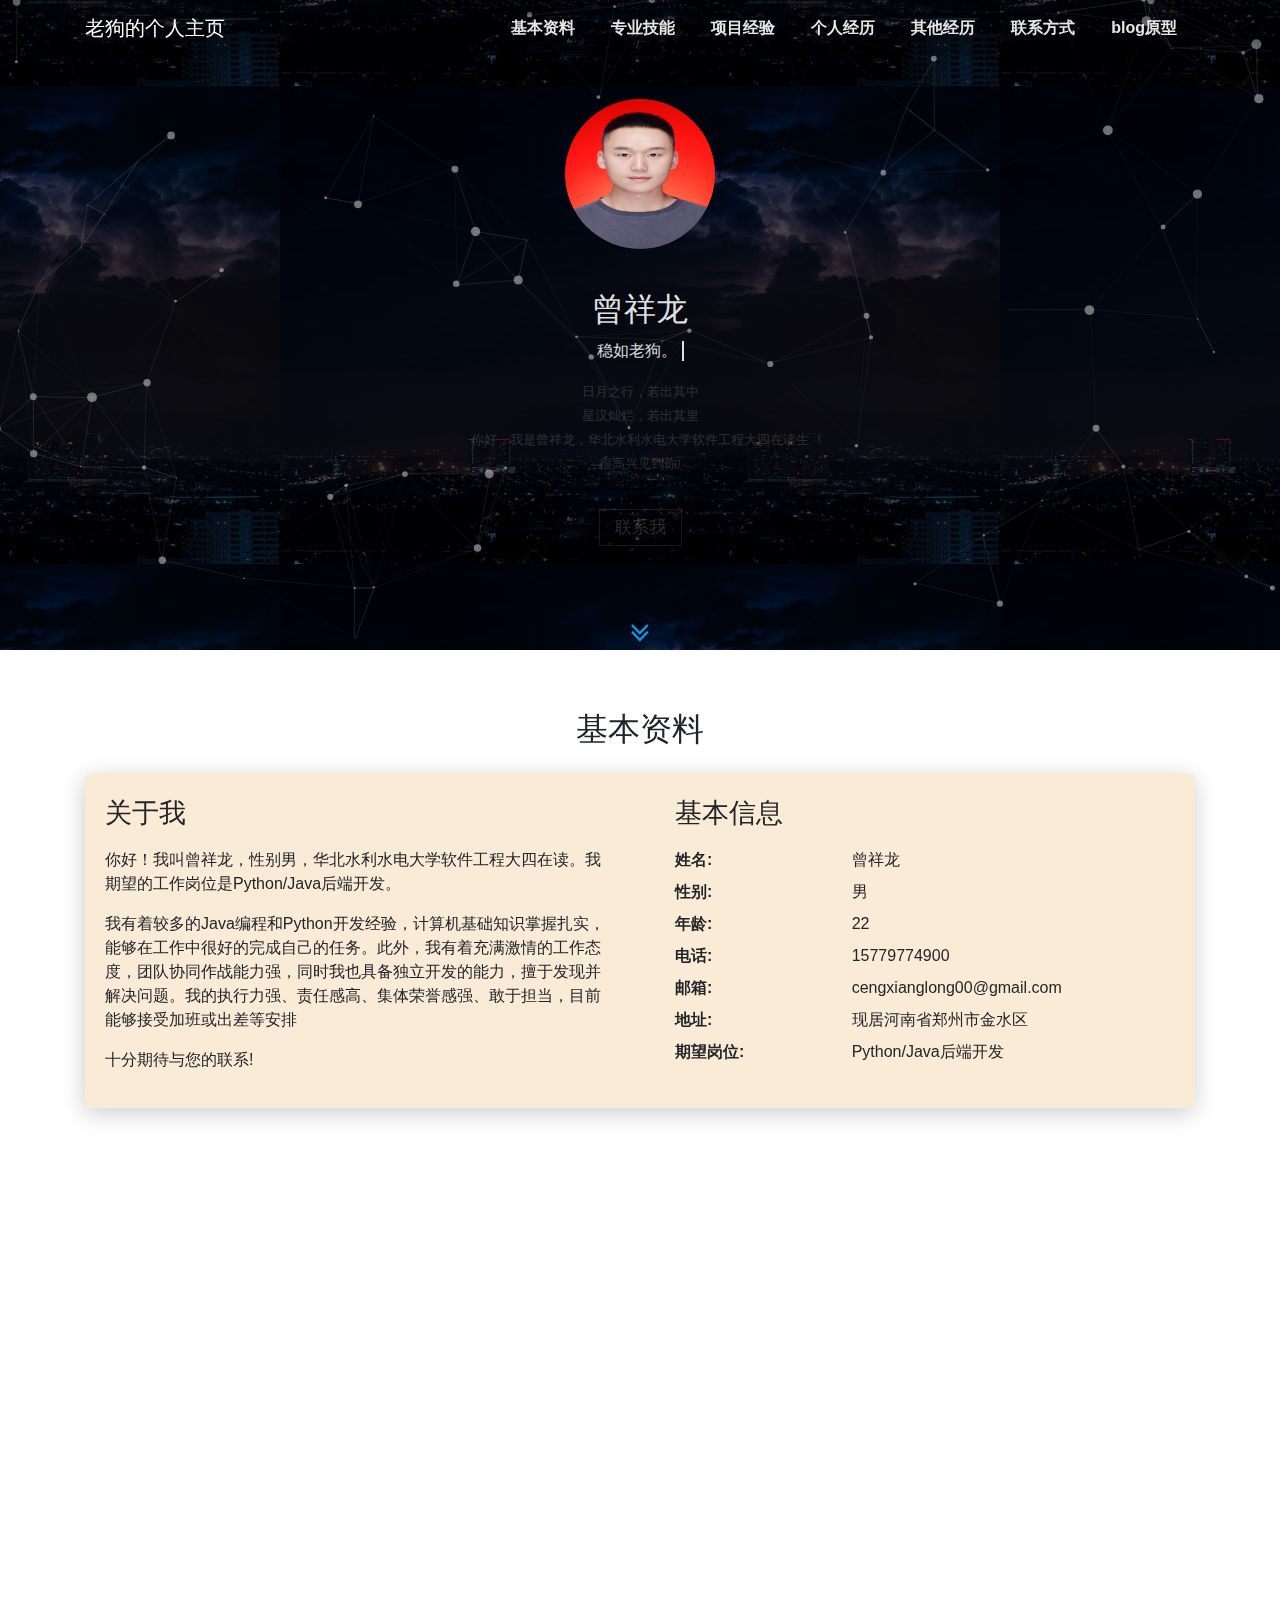
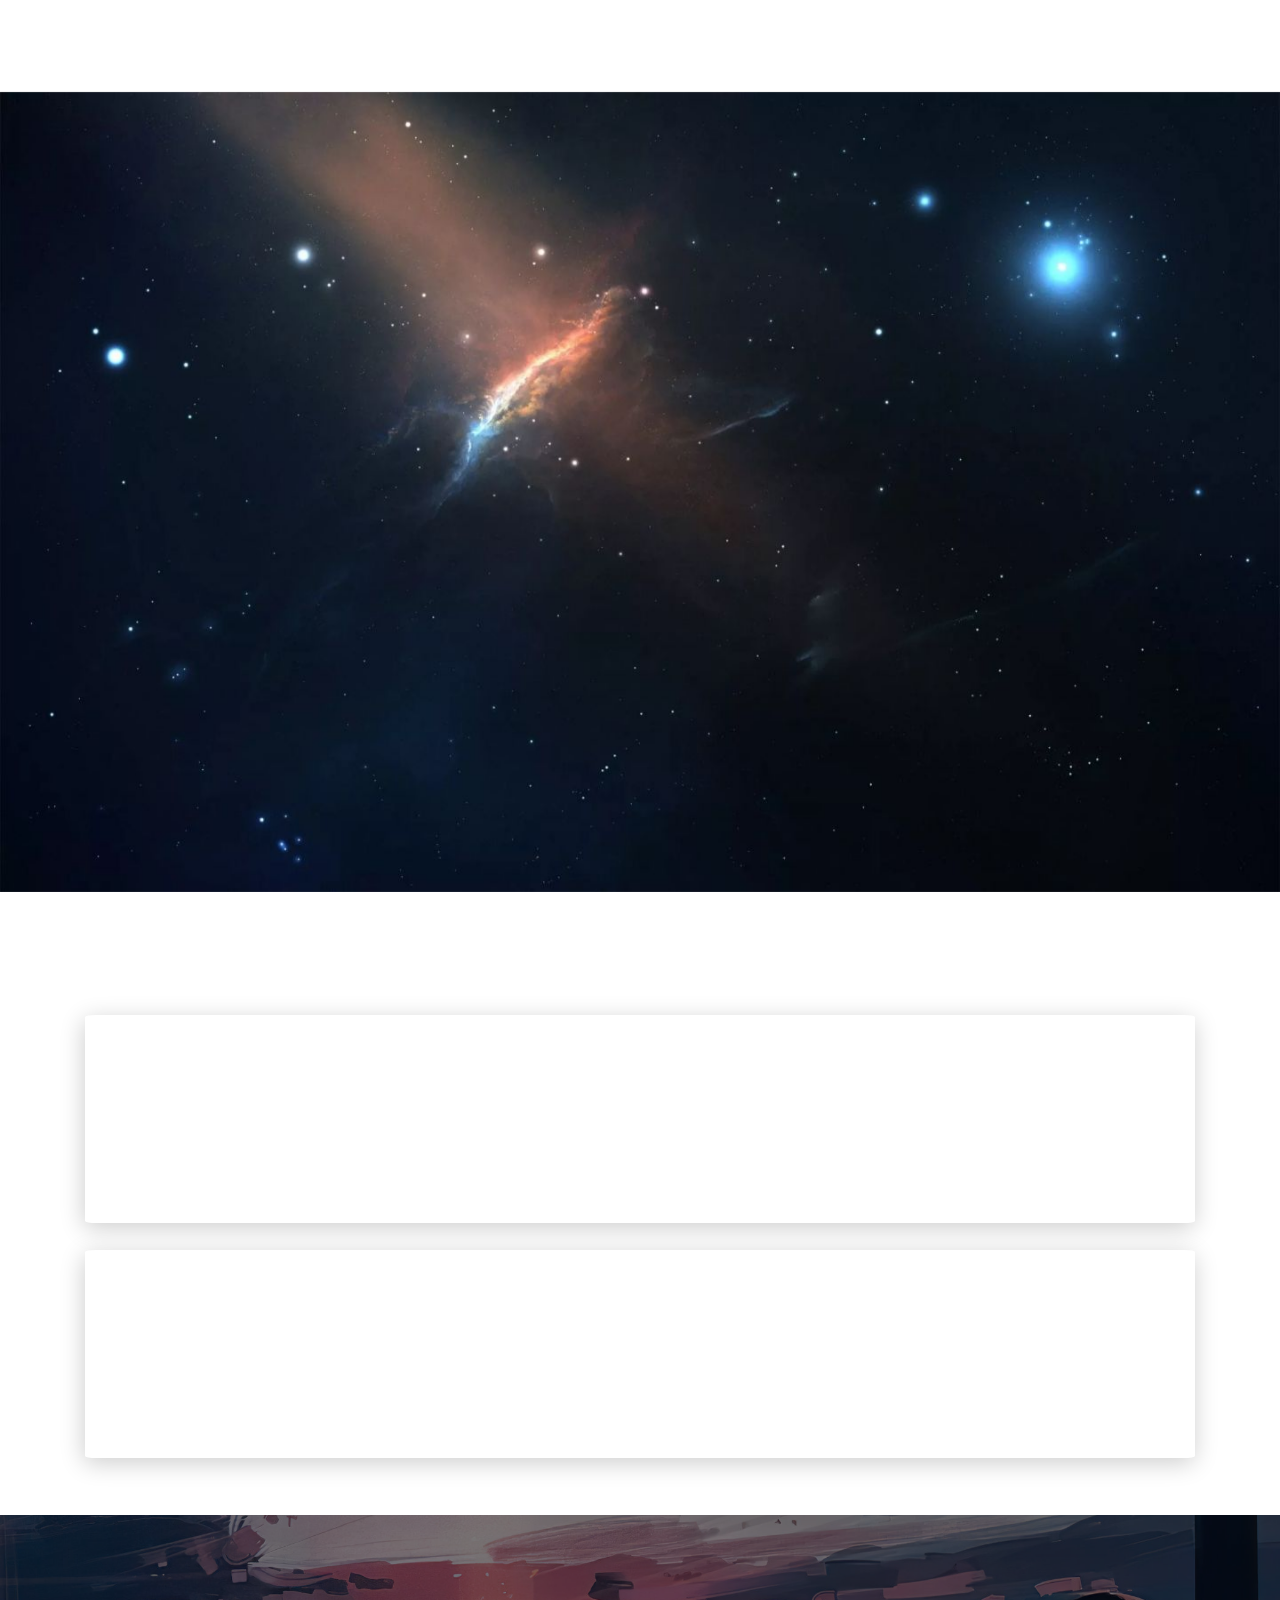
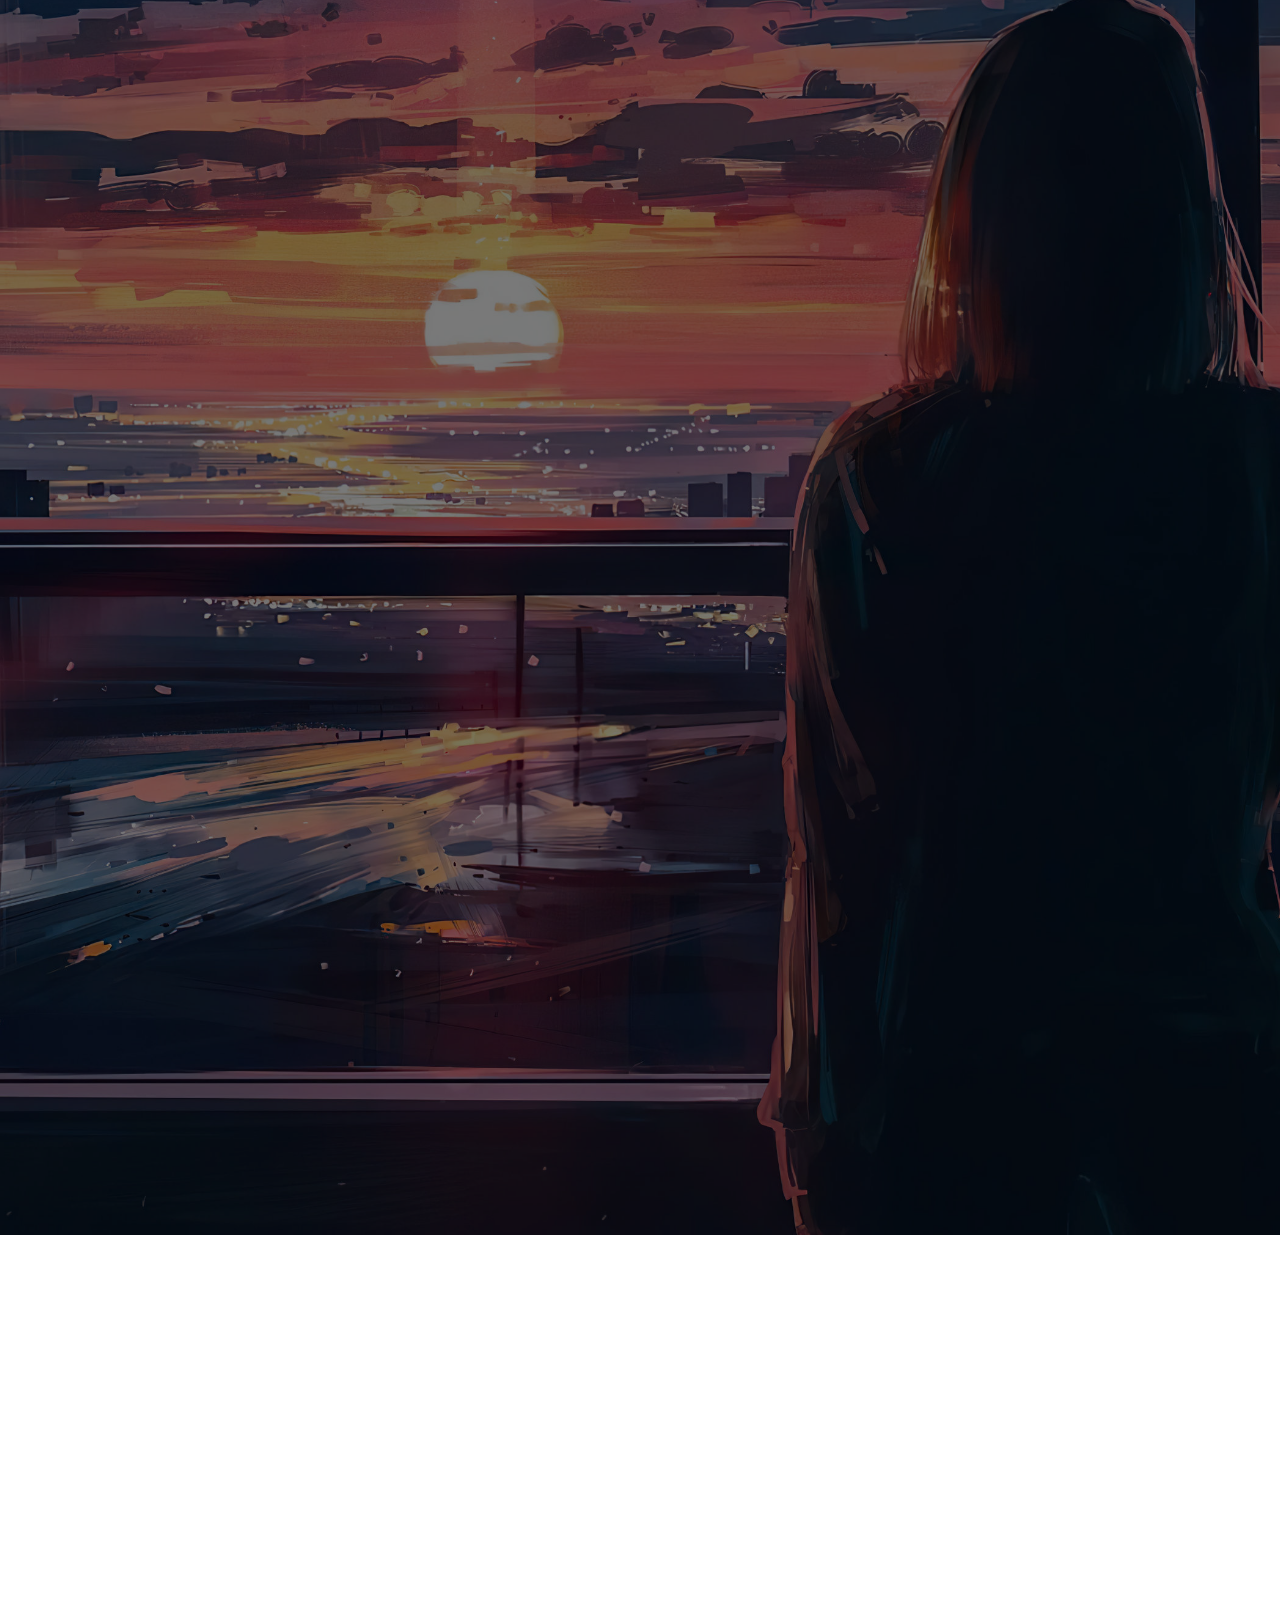
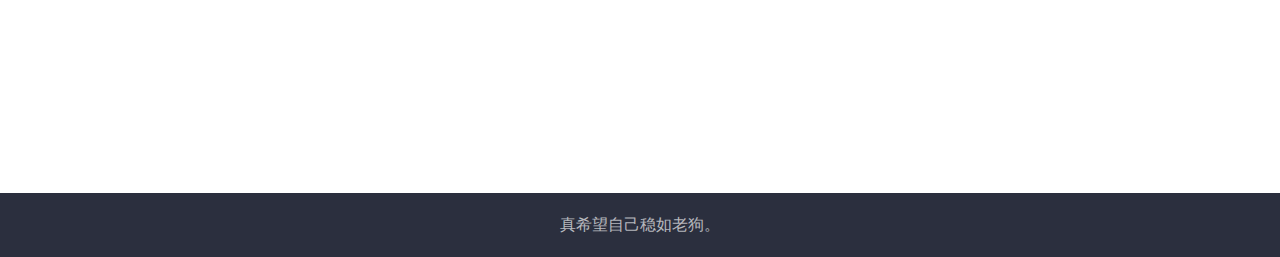
<file: index.html>
<!DOCTYPE html>
<html lang="en">

<head>
    <meta charset="UTF-8">
    <meta name="viewport" content="width=device-width, initial-scale=1.0">
    <meta target="_blank">
    <link rel="shortcut icon" href="./images/2.jpg" type="image/x-icon">
    <link rel="stylesheet" href="./CSS/bootstrap.min.css">
    <link rel="stylesheet" href="./CSS/personal-info-main.css">
    <link rel="stylesheet" href="./CSS/personal-info-animate.css">
    <link rel="stylesheet" href="./CSS/animate.min.css">
    <link href="./CSS/aos.css" rel="stylesheet">

    <title>关于我</title>

</head>


<body>
    <div class="fakeLoader"></div>

    <div class="profile-page">

        <div class="page-header">


            <nav class="navbar navbar-expand-md bg-primary navbar-dark">
                <div class="container-fluid container">
                    <a class="navbar-brand log" href="#"></a>
                    <button class="navbar-toggler" type="button" data-toggle="collapse"
                        data-target="#collapsibleNavbar">
                        <span class="navbar-toggler-icon"></span>
                    </button>
                    <div class="collapse navbar-collapse justify-content-end" id="collapsibleNavbar">
                        <ul class="nav navbar-nav">
                            <li class="nav-item"><a class="nav-link" href="#about">基本资料</a></li>
                            <li class="nav-item"><a class="nav-link" href="#skill">专业技能</a></li>
                            <li class="nav-item"><a class="nav-link" href="#project">项目经验</a></li>
                            <li class="nav-item"><a class="nav-link" href="#work">个人经历</a></li>
                            <li class="nav-item"><a class="nav-link" href="#others">其他经历</a></li>
                            <li class="nav-item"><a class="nav-link" href="#contact">联系方式</a></li>
                            <li class="nav-item"><a class="nav-link" href="blog原型/blog.html">blog原型</a></li>
                        </ul>
                    </div>
                </div>
            </nav>

            <a href="#about" class="go" title="Read More">
                <svg t="1628741268385" class="j-icon" viewBox="0 0 1024 1024" version="1.1"
                    xmlns="http://www.w3.org/2000/svg" p-id="5238" width="32" height="32">
                    <path
                        d="M780.190476 498.070349c0 4.534857-2.21054 9.638603-5.461333 13.003175l-255.024762 263.476825c-3.299556 3.397079-8.208254 5.640127-12.580571 5.640127-4.388571 0-9.313524-2.275556-12.580572-5.640127l-255.024762-263.476825a19.732317 19.732317 0 0 1-5.461333-13.003175c0-4.518603 2.21054-9.622349 5.461333-12.98692l27.355429-28.265651c3.299556-3.397079 7.671873-5.640127 12.580571-5.640127 4.388571 0 9.313524 2.275556 12.564318 5.640127L507.12381 679.042032l215.105015-222.224254c3.283302-3.397079 8.192-5.640127 12.564318-5.640127 4.388571 0 9.313524 2.275556 12.580571 5.640127l27.355429 28.281905c3.283302 3.380825 5.461333 8.452063 5.461333 12.970666z m0-217.120508c0 4.534857-2.21054 9.638603-5.461333 13.003175l-255.024762 263.476825c-3.299556 3.397079-8.208254 5.640127-12.580571 5.640127-4.388571 0-9.313524-2.275556-12.580572-5.640127l-255.024762-263.476825a19.732317 19.732317 0 0 1-5.461333-13.003175c0-4.518603 2.21054-9.622349 5.461333-12.98692l27.355429-28.265651c3.299556-3.397079 7.671873-5.640127 12.580571-5.640127 4.388571 0 9.313524 2.275556 12.564318 5.640127L507.12381 461.937778l215.105015-222.224254c3.283302-3.397079 8.192-5.640127 12.564318-5.640127 4.388571 0 9.313524 2.275556 12.580571 5.640127l27.355429 28.281905c3.283302 3.380825 5.461333 8.452063 5.461333 12.970666z"
                        p-id="5239" fill="#1296db"></path>
                </svg>
            </a>
            <div class="page-header-mask"></div>
            <div class="page-header-particles" id="particles-js"></div>


            <div class="container">
                <div class="col-sm-12  .col-xs-12">
                    <div class="left-content">
                        <div class="row-no-use" style="height: 40px;"></div>
                        <div class="personalImage">
                            <a href="javascript:void(0)">
                                <img class="myphoto" src="" alt="个人图片">
                            </a>
                        </div>

                        <div class="name-container">
                            <h2 class="name"><br></h2>
                        </div>

                        <div class="motto-container">
                            <p class="motto"></p>
                        </div>

                        <div class="intro-container bb">
                            <span class="info self-intro ">
                                日月之行，若出其中<br>
                                星汉灿烂，若出其里<br>
                                相遇即是缘分<br>
                                很高兴见到你!
                            </span>
                        </div>

                        <div id="myButtons2" class="bs-example">
                            <a href="#contact" class="hvr-bounce-to-right animate__backInRight">联系我</a>
                        </div>
                    </div>
                </div>
            </div>


        </div>

        <section class="about-section" id="about">
            <div class="container">
                <h2 class="section-title" data-aos="fade-up" data-aos-offset="10">基本资料</h2>
                <div class="card" data-aos="fade-up" data-aos-offset="100">
                    <div class="row">
                        <div class="col-lg-6 col-md-12">
                            <div class="card-body">
                                <div class="h4 mt-0 title">关于我</div>
                                <span class="me"></span>
                            </div>
                        </div>
                        <div class="col-lg-6 col-md-12">
                            <div class="card-body">
                                <div class="h4 mt-0 title">基本信息</div>
                                <div class="row">
                                    <div class="col-sm-4 col-xs-4"><strong>姓名:</strong></div>
                                    <div class="col-sm-8 col-xs-8 gg name"></div>
                                </div>
                                <div class="row mt-2">
                                    <div class="col-sm-4"><strong>性别:</strong></div>
                                    <div class="col-sm-8 sex"></div>
                                </div>
                                <div class="row mt-2">
                                    <div class="col-sm-4"><strong class="text-uppercase">年龄:</strong></div>
                                    <div class="col-sm-8 age"></div>
                                </div>
                                <div class="row mt-2">
                                    <div class="col-sm-4"><strong class="text-uppercase">电话:</strong></div>
                                    <div class="col-sm-8 phone"></div>
                                </div>
                                <div class="row mt-2">
                                    <div class="col-sm-4"><strong class="text-uppercase">邮箱:</strong></div>
                                    <div class="col-sm-8 email"></div>
                                </div>
                                <div class="row mt-2">
                                    <div class="col-sm-4"><strong class="text-uppercase">地址:</strong></div>
                                    <div class="col-sm-8 address"></div>
                                </div>

                                <div class="row mt-2">
                                    <div class="col-sm-4"><strong class="text-uppercase">期望岗位:</strong></div>
                                    <div class="col-sm-8 for-work"></div>
                                </div>
                            </div>
                        </div>
                    </div>
                </div>
            </div>
        </section>

        <section class="skill-section" id="skill">
            <div class="container">
                <h2 class="section-title" data-aos="fade-up" data-aos-offset="10">专业技能</h2>
                <div class="card" data-aos="fade-up" data-aos-offset="100" data-aos-anchor-placement="top-bottom">
                    <div class="row">
                        <div class="col-lg-6 col-md-12 p">
                            <div class="card-body skill-body">
                                <!-- <div class="progress_bar">
                                    <div class="pro-bar">
                                        <small class="progress_bar_title">
                                            Java
                                            <span class="progress_number">%</span>
                                        </small>
                                        <span class="progress-bar-inner p-a"
                                            style="background-color: #1abc9c; width: 80%;" data-value="80"
                                            data-percentage-value="80"></span>
                                    </div>
                                </div>

                                <div class="progress_bar">
                                    <div class="pro-bar">
                                        <small class="progress_bar_title">
                                            GoLang
                                            <span class="progress_number">%</span>
                                        </small>
                                        <span class="progress-bar-inner p-a"
                                            style="background-color: #bc1a99; width: 77%;" data-value="77"
                                            data-percentage-value="77"></span>
                                    </div>
                                </div>

                                <div class="progress_bar">
                                    <div class="pro-bar">
                                        <small class="progress_bar_title">
                                            SQL
                                            <span class="progress_number">%</span>
                                        </small>
                                        <span class="progress-bar-inner p-a"
                                            style="background-color: #cedf3c; width: 75%;" data-value="75"
                                            data-percentage-value="75"></span>
                                    </div>
                                </div>

                                <div class="progress_bar">
                                    <div class="pro-bar">
                                        <small class="progress_bar_title">
                                            HTML5
                                            <span class="progress_number">%</span>
                                        </small>
                                        <span class="progress-bar-inner p-a"
                                            style="background-color: #ec1b1b; width: 67%;" data-value="67"
                                            data-percentage-value="67"></span>
                                    </div>
                                </div>

                                <div class="progress_bar">
                                    <div class="pro-bar">
                                        <small class="progress_bar_title">
                                            CSS3
                                            <span class="progress_number">%</span>
                                        </small>
                                        <span class="progress-bar-inner p-a"
                                            style="background-color: #c95a11; width: 60%;" data-value="60"
                                            data-percentage-value="60"></span>
                                    </div>
                                </div>

                                <div class="progress_bar">
                                    <div class="pro-bar">
                                        <small class="progress_bar_title">
                                            JavaScript
                                            <span class="progress_number">%</span>
                                        </small>
                                        <span class="progress-bar-inner p-a"
                                            style="background-color: #2a1abc; width: 70%;" data-value="70"
                                            data-percentage-value="70"></span>
                                    </div>
                                </div> -->
                            </div>


                        </div>

                        <div class="col-lg-6 col-md-12 skill-about">
                            <div class="card-body">
                                <div class="h4 mt-0 title">技能描述</div>
                                <div class="desc">

                                </div>
                            </div>
                        </div>
                    </div>

                </div>
            </div>
        </section>

        <section class="portfolio-section" id="project">
            <div class="tab-content gallery mt-5">
                <h2 class="section-title" data-aos="fade-up" data-aos-offset="10">作品展示</h2>
                <div class="container">
                    <div class="ml-auto mr-auto portfolio-section-main-container">
                        <!-- <div class="row">
                            <div class="col-md-4">
                                <div class="porfolio-image img-raised" data-aos="fade-up"
                                    data-aos-anchor-placement="top-bottom">
                                    <a href="#web-development" title="点击查看详细信息">
                                        <figure class="portfolio-section-main"><img src="./images/index_background.jpg"
                                                alt="Image" />
                                            <figcaption>
                                                <div class="h4">Project2</div>
                                                <p>qrwqrqrwq</p>
                                            </figcaption>
                                        </figure>
                                    </a>
                                </div>
                            </div>
                            <div class="col-md-4">
                                <div class="porfolio-image img-raised" data-aos="fade-up"
                                    data-aos-anchor-placement="top-bottom">
                                    <a href="#web-development" title="点击查看详细信息">
                                        <figure class="portfolio-section-main"><img src="./images/index_background.jpg"
                                                alt="Image" />
                                            <figcaption>
                                                <div class="h4">Project3</div>
                                                <p>qwrwqrqwrwqrqwsa</p>
                                            </figcaption>
                                        </figure>
                                    </a>
                                </div>
                            </div>
                        </div>
                        <div class="row">
                            <div class="col-md-4">
                                <div class="porfolio-image img-raised" data-aos="fade-up"
                                    data-aos-anchor-placement="top-bottom">
                                    <a href="#web-development" title="点击查看详细信息">
                                        <figure class="portfolio-section-main">
                                            <img src="./images/index_background.jpg" alt="Image" />
                                            <figcaption>
                                                <div class="h4">Project1</div>
                                                <p>qeweq</p>
                                            </figcaption>
                                        </figure>
                                    </a>
                                </div>
                            </div>
                            <div class="col-md-4">
                                <div class="porfolio-image img-raised" data-aos="fade-up"
                                    data-aos-anchor-placement="top-bottom">
                                    <a href="#web-development" title="点击查看详细信息">
                                        <figure class="portfolio-section-main"><img src="./images/index_background.jpg"
                                                alt="Image" />
                                            <figcaption>
                                                <div class="h4">Project2</div>
                                                <p>qrwqrqrwq</p>
                                            </figcaption>
                                        </figure>
                                    </a>
                                </div>
                            </div>
                            <div class="col-md-4">
                                <div class="porfolio-image img-raised" data-aos="fade-up"
                                    data-aos-anchor-placement="top-bottom">
                                    <a href="#web-development" title="点击查看详细信息">
                                        <figure class="portfolio-section-main"><img src="./images/index_background.jpg"
                                                alt="Image" />
                                            <figcaption>
                                                <div class="h4">Project3</div>
                                                <p>qwrwqrqwrwqrqwsa</p>
                                            </figcaption>
                                        </figure>
                                    </a>
                                </div>
                            </div>
                        </div> -->
                    </div>
                </div>
            </div>


        </section>

        <section class="experience-section" id="work">
            <div class="container">
                <h2 class="section-title" data-aos="fade-in" data-aos-offset="10">个人经历</h2>
                <!-- <div class="card">
                    <div class="row">
                        <div class="col-md-3 bg-primary" data-aos="fade-right" data-aos-offset="50"
                            data-aos-duration="500">
                            <div class="card-body">
                                <p class="time">
                                    2018/9/1 — 2020/9/1
                                </p>
                                <strong class="work"><br> 服役</strong>
                            </div>
                        </div>
                        <div class="col-md-9" data-aos="fade-left" data-aos-offset="50" data-aos-duration="500">
                            <div class="card-body">
                                <p><strong>中国人民解放军火箭军</strong></p>
                                <p>18年通过体检，参军入伍，服役于中国人民解放军火箭军，遂有外号老狗；于20年9月退出现役，现在已经是一名光荣的退役大学生士兵。</p>
                                <p>多的不予讨论，但经过两年的洗礼，我具备强烈的团队意识与社会责任感，拥有独立解决问题的能力，稳如老狗是我的一贯作风，突破极限是我的一生追求。</p>
                            </div>
                        </div>
                    </div>
                    
                </div> -->
            </div>
        </section>



        <section class="others-section" id="others">
            <div class="container" data-aos="fade-up" data-aos-offset="100">
                <h2 class="section-title">其它经历</h2>
                <div class="col-sm-12 col-xs-12">
                    <div class="content-timeline-border">
                        <div class="timeline-left">
                            <span></span>
                            <ul class="timeul">
                                <!-- <li>
                                    <div class="time-title">2022-09-22</div>
                                    <span></span>
                                    <div class="time-content">
                                        <h5>2021-2022学年国家励志奖学金</h5>
                                        <p>大三整个学年，延续大二拼搏自我的精神，努力学习专业知识，以GPA第11/215位次获得国家励志奖学金。</p>
                                    </div>

                                </li>

                                <li>
                                    <div class="time-title">2022-09-22</div>
                                    <span></span>
                                    <div class="time-content">
                                        <h5>2021-2022学年国家励志奖学金</h5>
                                        
                                    </div>
                                </li> -->


                            </ul>
                        </div>
                        <div class="timeline-right">
                            <span></span>
                            <ul class="timeul">
                                <!-- <li>
                                    <div class="time-title">2022-09-22</div>
                                    <span></span>
                                    <div class="time-content">
                                        <h5>2021-2022学年国家励志奖学金</h5>
                                        <p></p>
                                    </div>
                                </li> -->


                            </ul>
                        </div>
                    </div>
                </div>
            </div>
        </section>

        <section class="contact-section" id="contact">
            <div class="container">
                <h2 class="section-title" data-aos="fade-in" data-aos-offset="10">联系我</h2>
                <div class="main">
                    <div class="row">
                        <div class="col-md-12">
                            <div class="card mb-0" data-aos="zoom-in" data-aos-offset="100">

                                <div class="row">
                                    <div class="col-sm-6 col-xm-12 col-md-6">
                                        <div class="card-body">

                                            <p><strong>邮件联系我</strong></p>
                                            <div class="row mb-3">
                                                <div class="col">
                                                    <div class="input-group"><span class="input-group-addon"><svg
                                                                t="1628783460111" class="icon" viewBox="0 0 1024 1024"
                                                                version="1.1" xmlns="http://www.w3.org/2000/svg"
                                                                p-id="2051" width="16" height="16">
                                                                <path
                                                                    d="M550.079952 1023.808H229.120354A132.607834 132.607834 0 0 1 96.00052 891.712165V132.097115A132.479834 132.479834 0 0 1 229.120354 0.00128h565.759292c73.471908 0 133.119834 59.071926 133.119834 132.095835v627.519215c1.919998 126.143842-127.80784 265.471668-266.239667 264.19167H550.079952V1024h75.391906v-195.071756c0-48.447939 11.519986-61.119924 58.879927-61.119924h241.407698l-0.639999-74.239907-110.591862 1.151999H636.991844c-81.471898-1.151999-87.167891 54.335932-86.911892 75.903905l-0.255999 9.855987v11.711986l0.255999 231.61571zM337.472218 341.312853h349.055564a35.839955 35.839955 0 0 0 34.943956-36.607954 35.775955 35.775955 0 0 0-34.943956-36.543954H337.472218a35.775955 35.775955 0 0 0-34.943956 36.543954c0 20.223975 15.67998 36.607954 34.943956 36.607954z m104.703869 121.855848H337.472218a35.775955 35.775955 0 0 0-34.943956 36.543954c0 20.159975 15.67998 36.543954 34.943956 36.543955h168.703789a35.839955 35.839955 0 0 0 34.943957-36.543955 35.839955 35.839955 0 0 0-34.943957-36.607954h-63.99992z"
                                                                    p-id="2052">

                                                                </path>
                                                            </svg>
                                                        </span>
                                                        <input class="form-control subject" type="text" name="Subject"
                                                            placeholder="主题" />
                                                    </div>
                                                </div>
                                            </div>
                                            <div class="row mb-3">
                                                <div class="col">
                                                    <div class="input-group">
                                                        <textarea class="form-control message" name="message"
                                                            placeholder="message" rows="5"></textarea>
                                                    </div>
                                                </div>
                                            </div>
                                            <div class="row">
                                                <div class="col">
                                                    <button class="btn btn-primary send-btn">Send</button>
                                                </div>
                                            </div>

                                        </div>
                                    </div>
                                    <div class="col-md-6">
                                        <div class="card-body">
                                            <p class="mb-0"><strong>电话</strong></p>
                                            <p class="pb-2 phone"></p>
                                            <p class="mb-0"><strong>邮箱</strong></p>
                                            <p class="pb-2 email"></p>
                                            <p class="mb-0"><strong>地址</strong></p>
                                            <p class="pb-2 address"></p>
                                            <p class="mb-0"><strong>QQ</strong></p>
                                            <p class="qq"></p>
                                        </div>
                                    </div>
                                </div>

                                <div class="row">
                                    <div class="col-md-12">

                                        <dic class="card-body">
                                            <div class="container text-center icon-insert">

                                                <!-- <a class="my-tooltip" href="#" title="访问我的CSDN主页">
                                                    <img src="./svg/csdn.svg" alt="我的CSDN主页">

                                                    <span class="my-tooltiptext">我的CSDN主页</span>
                                                </a>

                                                <a class="my-tooltip" href="#" title="访问我的Github主页">
                                                    <img src="./svg/github.svg" alt="">
                                                    <span class="my-tooltiptext">我的Github主页</span>
                                                </a> -->

                                            </div>
                                        </dic>
                                    </div>
                                </div>
                            </div>
                        </div>
                    </div>
                </div>
            </div>
        </section>
    </div>
    <section class="footer">
        <div style="padding: 20px;" class="container">
            真希望自己稳如老狗。
        </div>
    </section>
</body>
<script src="./JS/jquery-3.6.0.js">
</script>
<script src="./JS/popper.min.js">
</script>
<script src="./JS/bootstrap.min.js">
</script>

<script src="./JS/particles.min.js"></script>
<script src="./JS/app.js"></script>
<script src="./JS/aos.js"></script>
<script src="./JS/personal-info-main.js"></script>
<script>
    AOS.init();
</script>

</html>
</file>
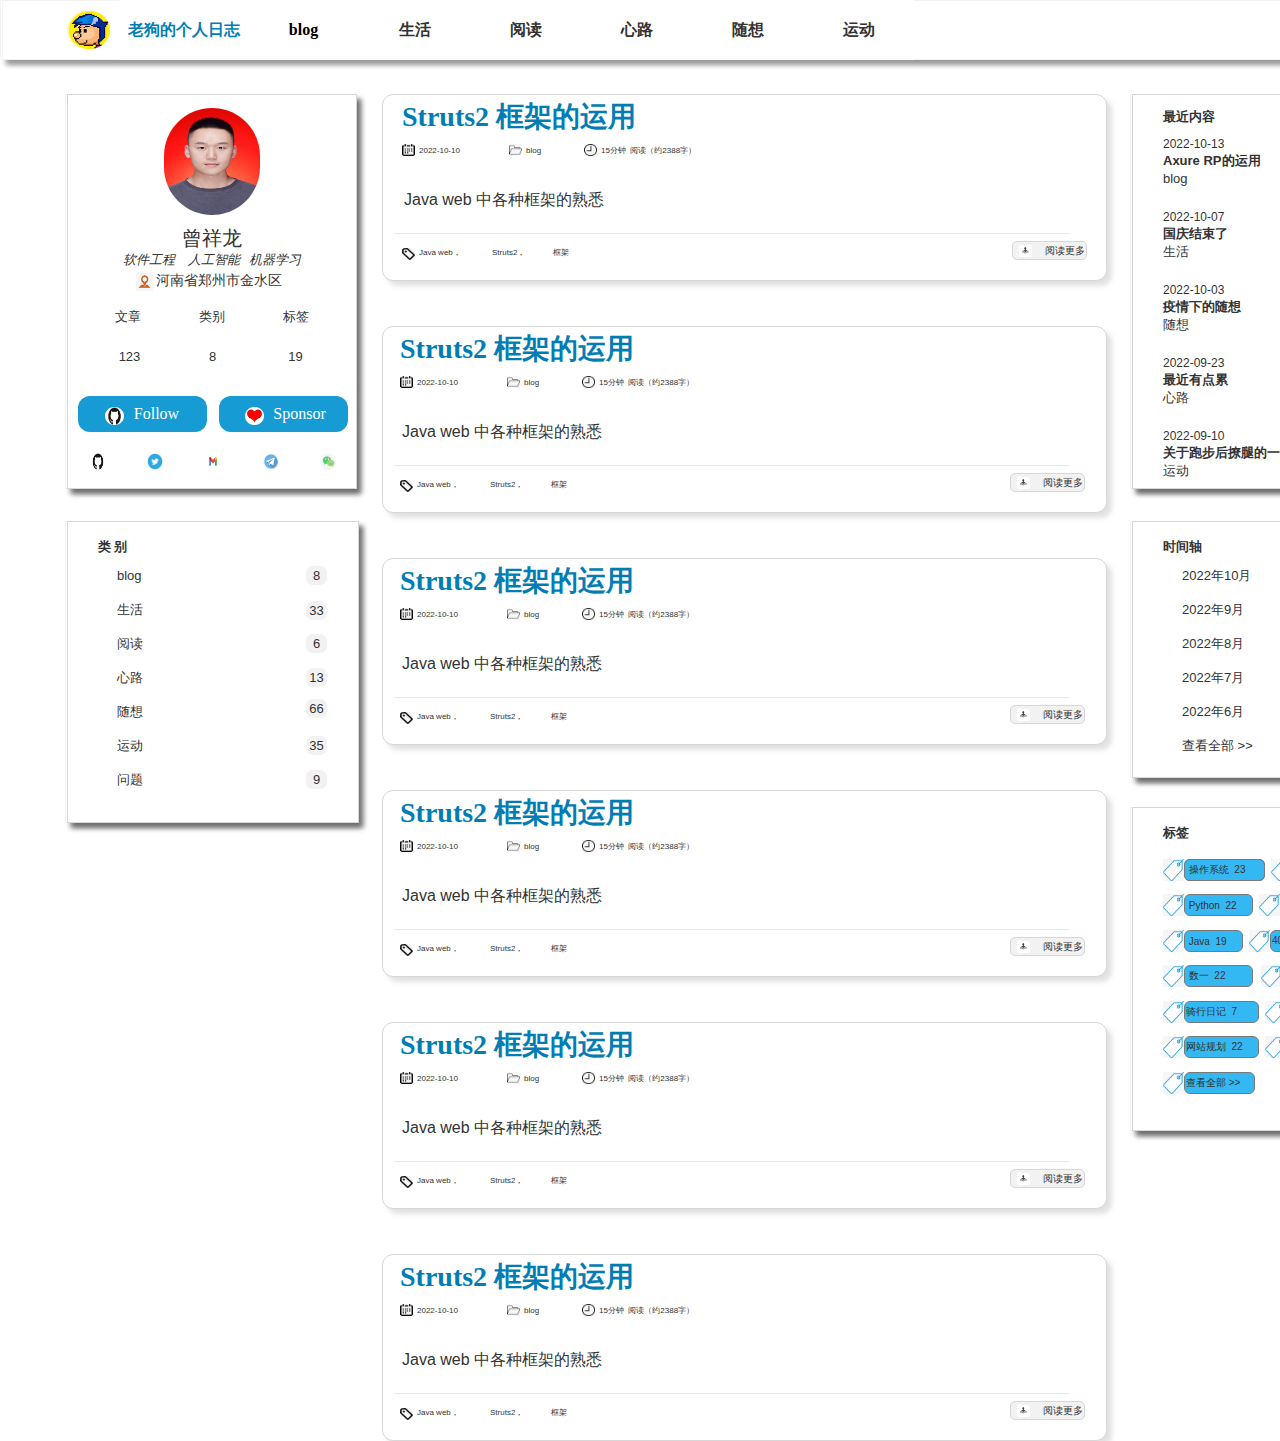
<file: blog原型/blog.html>
﻿<!DOCTYPE html>
<html>
  <head>
    <title>blog</title>
    <meta http-equiv="X-UA-Compatible" content="IE=edge"/>
    <meta http-equiv="content-type" content="text/html; charset=utf-8"/>
    <link href="resources/css/axure_rp_page.css" type="text/css" rel="stylesheet"/>
    <link href="data/styles.css" type="text/css" rel="stylesheet"/>
    <link href="files/blog/styles.css" type="text/css" rel="stylesheet"/>
    <script src="resources/scripts/jquery-3.2.1.min.js"></script>
    <script src="resources/scripts/axure/axQuery.js"></script>
    <script src="resources/scripts/axure/globals.js"></script>
    <script src="resources/scripts/axutils.js"></script>
    <script src="resources/scripts/axure/annotation.js"></script>
    <script src="resources/scripts/axure/axQuery.std.js"></script>
    <script src="resources/scripts/axure/doc.js"></script>
    <script src="resources/scripts/messagecenter.js"></script>
    <script src="resources/scripts/axure/events.js"></script>
    <script src="resources/scripts/axure/recording.js"></script>
    <script src="resources/scripts/axure/action.js"></script>
    <script src="resources/scripts/axure/expr.js"></script>
    <script src="resources/scripts/axure/geometry.js"></script>
    <script src="resources/scripts/axure/flyout.js"></script>
    <script src="resources/scripts/axure/model.js"></script>
    <script src="resources/scripts/axure/repeater.js"></script>
    <script src="resources/scripts/axure/sto.js"></script>
    <script src="resources/scripts/axure/utils.temp.js"></script>
    <script src="resources/scripts/axure/variables.js"></script>
    <script src="resources/scripts/axure/drag.js"></script>
    <script src="resources/scripts/axure/move.js"></script>
    <script src="resources/scripts/axure/visibility.js"></script>
    <script src="resources/scripts/axure/style.js"></script>
    <script src="resources/scripts/axure/adaptive.js"></script>
    <script src="resources/scripts/axure/tree.js"></script>
    <script src="resources/scripts/axure/init.temp.js"></script>
    <script src="resources/scripts/axure/legacy.js"></script>
    <script src="resources/scripts/axure/viewer.js"></script>
    <script src="resources/scripts/axure/math.js"></script>
    <script src="resources/scripts/axure/jquery.nicescroll.min.js"></script>
    <script src="data/document.js"></script>
    <script src="files/blog/data.js"></script>
    <script type="text/javascript">
      $axure.utils.getTransparentGifPath = function() { return 'resources/images/transparent.gif'; };
      $axure.utils.getOtherPath = function() { return 'resources/Other.html'; };
      $axure.utils.getReloadPath = function() { return 'resources/reload.html'; };
    </script>
  </head>
  <body>
    <div id="base" class="">

      <!-- Unnamed (矩形) -->
      <div id="u141" class="ax_default box_1">
        <div id="u141_div" class=""></div>
        <div id="u141_text" class="text " style="display:none; visibility: hidden">
          <p></p>
        </div>
      </div>

      <!-- Unnamed (矩形) -->
      <div id="u142" class="ax_default box_1">
        <div id="u142_div" class=""></div>
        <div id="u142_text" class="text ">
          <p style="font-size:20px;line-height:27px;"><span style="font-family:'华文楷体';font-style:normal;"><br></span></p><p style="font-size:20px;line-height:27px;"><span style="font-family:'华文楷体';font-style:normal;"><br></span></p><p style="font-size:20px;line-height:27px;"><span style="font-family:'华文楷体';font-style:normal;"><br></span></p><p style="font-size:20px;line-height:27px;"><span style="font-family:'华文楷体';font-style:normal;"><br></span></p><p style="font-size:20px;line-height:27px;"><span style="font-family:'华文楷体';font-style:normal;"><br></span></p><p style="font-size:20px;line-height:24px;"><span style="font-family:'华文楷体';font-style:normal;">曾祥龙</span></p><p style="font-size:13px;line-height:20px;"><span style="font-family:'华文楷体 Oblique', '华文楷体 Regular', '华文楷体';font-style:oblique;">软件工程&nbsp; &nbsp; 人工智能&nbsp;&nbsp; 机器学习</span></p><p style="font-size:14px;line-height:20px;"><span style="font-family:'华文宋体';font-style:normal;">&nbsp;&nbsp;&nbsp; 河南省郑州市金水区</span></p><p style="font-size:13px;line-height:12px;"><span style="font-family:'Arial Normal', 'Arial';font-style:normal;"><br></span></p><p style="font-size:13px;line-height:27px;"><span style="font-family:'Arial Normal', 'Arial';font-style:normal;">文章&nbsp; &nbsp; &nbsp; &nbsp; &nbsp; &nbsp; &nbsp; &nbsp; 类别&nbsp; &nbsp; &nbsp; &nbsp; &nbsp; &nbsp; &nbsp; &nbsp; 标签</span></p><p style="font-size:13px;line-height:27px;"><span style="font-family:'Arial Normal', 'Arial';font-style:normal;"><br></span></p><p style="font-size:13px;line-height:27px;"><span style="font-family:'Arial Normal', 'Arial';font-style:normal;"><br></span></p><p style="font-size:13px;line-height:27px;"><span style="font-family:'Arial Normal', 'Arial';font-style:normal;"><br></span></p><p style="font-size:13px;line-height:27px;"><span style="font-family:'Arial Normal', 'Arial';font-style:normal;"><br></span></p><p style="font-size:13px;line-height:27px;"><span style="font-family:'Arial Normal', 'Arial';font-style:normal;"><br></span></p><p style="font-size:13px;line-height:27px;"><span style="font-family:'Arial Normal', 'Arial';font-style:normal;"><br></span></p>
        </div>
      </div>

      <!-- Unnamed (图像) -->
      <div id="u143" class="ax_default image">
        <img id="u143_img" class="img " src="images/首页/u54.svg"/>
        <div id="u143_text" class="text " style="display:none; visibility: hidden">
          <p></p>
        </div>
      </div>

      <!-- Unnamed (图像) -->
      <div id="u144" class="ax_default image">
        <img id="u144_img" class="img " src="images/首页/u55.jpg"/>
        <div id="u144_text" class="text " style="display:none; visibility: hidden">
          <p></p>
        </div>
      </div>

      <!-- Unnamed (图像) -->
      <div id="u145" class="ax_default image">
        <img id="u145_img" class="img " src="images/首页/u8.svg"/>
        <div id="u145_text" class="text " style="display:none; visibility: hidden">
          <p></p>
        </div>
      </div>

      <!-- Unnamed (矩形) -->
      <div id="u146" class="ax_default box_1">
        <div id="u146_div" class=""></div>
        <div id="u146_text" class="text ">
          <p><span>老狗的个人日志</span></p>
        </div>
      </div>

      <!-- Unnamed (矩形) -->
      <div id="u147" class="ax_default box_1">
        <div id="u147_div" class=""></div>
        <div id="u147_text" class="text ">
          <p><span>blog</span></p>
        </div>
      </div>

      <!-- Unnamed (矩形) -->
      <div id="u148" class="ax_default box_1">
        <div id="u148_div" class=""></div>
        <div id="u148_text" class="text ">
          <p><span>生活</span></p>
        </div>
      </div>

      <!-- Unnamed (矩形) -->
      <div id="u149" class="ax_default box_1">
        <div id="u149_div" class=""></div>
        <div id="u149_text" class="text ">
          <p><span>阅读</span></p>
        </div>
      </div>

      <!-- Unnamed (矩形) -->
      <div id="u150" class="ax_default box_1">
        <div id="u150_div" class=""></div>
        <div id="u150_text" class="text ">
          <p><span>心路</span></p>
        </div>
      </div>

      <!-- Unnamed (矩形) -->
      <div id="u151" class="ax_default box_1">
        <div id="u151_div" class=""></div>
        <div id="u151_text" class="text ">
          <p><span>随想</span></p>
        </div>
      </div>

      <!-- Unnamed (矩形) -->
      <div id="u152" class="ax_default box_1">
        <div id="u152_div" class=""></div>
        <div id="u152_text" class="text ">
          <p><span>123</span></p>
        </div>
      </div>

      <!-- Unnamed (矩形) -->
      <div id="u153" class="ax_default box_1">
        <div id="u153_div" class=""></div>
        <div id="u153_text" class="text ">
          <p><span>8</span></p>
        </div>
      </div>

      <!-- Unnamed (矩形) -->
      <div id="u154" class="ax_default box_1">
        <div id="u154_div" class=""></div>
        <div id="u154_text" class="text ">
          <p><span>19</span></p>
        </div>
      </div>

      <!-- Unnamed (矩形) -->
      <div id="u155" class="ax_default primary_button">
        <div id="u155_div" class=""></div>
        <div id="u155_text" class="text ">
          <p><span>&nbsp;&nbsp; &nbsp; &nbsp; Follow</span></p>
        </div>
      </div>

      <!-- Unnamed (矩形) -->
      <div id="u156" class="ax_default primary_button">
        <div id="u156_div" class=""></div>
        <div id="u156_text" class="text ">
          <p><span>&nbsp;&nbsp; &nbsp; &nbsp;&nbsp; Sponsor</span></p>
        </div>
      </div>

      <!-- Unnamed (图像) -->
      <div id="u157" class="ax_default image">
        <img id="u157_img" class="img " src="images/首页/u61.svg"/>
        <div id="u157_text" class="text " style="display:none; visibility: hidden">
          <p></p>
        </div>
      </div>

      <!-- Unnamed (图像) -->
      <div id="u158" class="ax_default image">
        <img id="u158_img" class="img " src="images/首页/u62.svg"/>
        <div id="u158_text" class="text " style="display:none; visibility: hidden">
          <p></p>
        </div>
      </div>

      <!-- Unnamed (图像) -->
      <div id="u159" class="ax_default image">
        <img id="u159_img" class="img " src="images/首页/u63.svg"/>
        <div id="u159_text" class="text " style="display:none; visibility: hidden">
          <p></p>
        </div>
      </div>

      <!-- Unnamed (图像) -->
      <div id="u160" class="ax_default image">
        <img id="u160_img" class="img " src="images/首页/u64.svg"/>
        <div id="u160_text" class="text " style="display:none; visibility: hidden">
          <p></p>
        </div>
      </div>

      <!-- Unnamed (图像) -->
      <div id="u161" class="ax_default image">
        <img id="u161_img" class="img " src="images/首页/u65.svg"/>
        <div id="u161_text" class="text " style="display:none; visibility: hidden">
          <p></p>
        </div>
      </div>

      <!-- Unnamed (图像) -->
      <div id="u162" class="ax_default image">
        <img id="u162_img" class="img " src="images/首页/u66.svg"/>
        <div id="u162_text" class="text " style="display:none; visibility: hidden">
          <p></p>
        </div>
      </div>

      <!-- Unnamed (图像) -->
      <div id="u163" class="ax_default image">
        <img id="u163_img" class="img " src="images/首页/u67.svg"/>
        <div id="u163_text" class="text " style="display:none; visibility: hidden">
          <p></p>
        </div>
      </div>

      <!-- Unnamed (组合) -->
      <div id="u164" class="ax_default" data-left="1130" data-top="94" data-width="290" data-height="395">

        <!-- Unnamed (形状) -->
        <div id="u165" class="ax_default box_1">
          <img id="u165_img" class="img " src="images/blog/u165.svg"/>
          <div id="u165_text" class="text ">
            <p style="line-height:14px;"><span style="font-family:'Arial Normal', 'Arial';font-weight:400;">&nbsp;&nbsp; &nbsp; &nbsp;&nbsp; </span></p><p style="line-height:14px;"><span style="font-family:'Arial Normal', 'Arial';font-weight:400;">&nbsp;&nbsp; &nbsp; &nbsp;&nbsp; </span><span style="font-family:'黑体 Bold', '黑体 Regular', '黑体';font-weight:700;">最近内容</span></p><p style="line-height:14px;"><span style="font-family:'黑体';font-weight:400;"><br></span></p><p style="line-height:14px;"><span style="font-family:'Arial Normal', 'Arial';font-weight:400;">&nbsp;&nbsp; &nbsp; &nbsp;&nbsp; </span></p><p style="line-height:16px;"><span style="font-family:'Arial Normal', 'Arial';font-weight:400;">&nbsp;&nbsp; &nbsp; &nbsp;&nbsp; </span></p><p style="line-height:16px;"><span style="font-family:'Arial Normal', 'Arial';font-weight:400;">&nbsp;&nbsp; &nbsp; &nbsp;&nbsp; </span></p><p style="line-height:16px;"><span style="font-family:'Arial Normal', 'Arial';font-weight:400;"><br></span></p><p style="line-height:16px;"><span style="font-family:'Arial Normal', 'Arial';font-weight:400;">&nbsp;&nbsp; &nbsp; &nbsp;&nbsp; </span></p>
          </div>
        </div>

        <!-- Unnamed (矩形) -->
        <div id="u166" class="ax_default box_1">
          <div id="u166_div" class=""></div>
          <div id="u166_text" class="text ">
            <p><span>Axure RP的运用</span></p>
          </div>
        </div>

        <!-- Unnamed (矩形) -->
        <div id="u167" class="ax_default box_1">
          <div id="u167_div" class=""></div>
          <div id="u167_text" class="text ">
            <p><span>2022-10-13</span></p>
          </div>
        </div>

        <!-- Unnamed (矩形) -->
        <div id="u168" class="ax_default box_1">
          <div id="u168_div" class=""></div>
          <div id="u168_text" class="text ">
            <p><span>blog</span></p>
          </div>
        </div>

        <!-- Unnamed (矩形) -->
        <div id="u169" class="ax_default box_1">
          <div id="u169_div" class=""></div>
          <div id="u169_text" class="text ">
            <p><span>国庆结束了</span></p>
          </div>
        </div>

        <!-- Unnamed (矩形) -->
        <div id="u170" class="ax_default box_1">
          <div id="u170_div" class=""></div>
          <div id="u170_text" class="text ">
            <p><span>2022-10-07</span></p>
          </div>
        </div>

        <!-- Unnamed (矩形) -->
        <div id="u171" class="ax_default box_1">
          <div id="u171_div" class=""></div>
          <div id="u171_text" class="text ">
            <p><span>生活</span></p>
          </div>
        </div>

        <!-- Unnamed (矩形) -->
        <div id="u172" class="ax_default box_1">
          <div id="u172_div" class=""></div>
          <div id="u172_text" class="text ">
            <p><span>疫情下的随想</span></p>
          </div>
        </div>

        <!-- Unnamed (矩形) -->
        <div id="u173" class="ax_default box_1">
          <div id="u173_div" class=""></div>
          <div id="u173_text" class="text ">
            <p><span>2022-10-03</span></p>
          </div>
        </div>

        <!-- Unnamed (矩形) -->
        <div id="u174" class="ax_default box_1">
          <div id="u174_div" class=""></div>
          <div id="u174_text" class="text ">
            <p><span>随想</span></p>
          </div>
        </div>

        <!-- Unnamed (矩形) -->
        <div id="u175" class="ax_default box_1">
          <div id="u175_div" class=""></div>
          <div id="u175_text" class="text ">
            <p><span>最近有点累</span></p>
          </div>
        </div>

        <!-- Unnamed (矩形) -->
        <div id="u176" class="ax_default box_1">
          <div id="u176_div" class=""></div>
          <div id="u176_text" class="text ">
            <p><span>2022-09-23</span></p>
          </div>
        </div>

        <!-- Unnamed (矩形) -->
        <div id="u177" class="ax_default box_1">
          <div id="u177_div" class=""></div>
          <div id="u177_text" class="text ">
            <p><span>心路</span></p>
          </div>
        </div>

        <!-- Unnamed (矩形) -->
        <div id="u178" class="ax_default box_1">
          <div id="u178_div" class=""></div>
          <div id="u178_text" class="text ">
            <p><span>关于跑步后撩腿的一点思考</span></p>
          </div>
        </div>

        <!-- Unnamed (矩形) -->
        <div id="u179" class="ax_default box_1">
          <div id="u179_div" class=""></div>
          <div id="u179_text" class="text ">
            <p><span>2022-09-10</span></p>
          </div>
        </div>

        <!-- Unnamed (矩形) -->
        <div id="u180" class="ax_default box_1">
          <div id="u180_div" class=""></div>
          <div id="u180_text" class="text ">
            <p><span>运动</span></p>
          </div>
        </div>
      </div>

      <!-- Unnamed (矩形) -->
      <div id="u181" class="ax_default box_1">
        <div id="u181_div" class=""></div>
        <div id="u181_text" class="text ">
          <p><span>运动</span></p>
        </div>
      </div>

      <!-- Unnamed (矩形) -->
      <div id="u182" class="ax_default box_1">
        <div id="u182_div" class=""></div>
        <div id="u182_text" class="text " style="display:none; visibility: hidden">
          <p></p>
        </div>
      </div>

      <!-- Unnamed (图像) -->
      <div id="u183" class="ax_default image">
        <img id="u183_img" class="img " src="images/首页/u11.svg"/>
        <div id="u183_text" class="text " style="display:none; visibility: hidden">
          <p></p>
        </div>
      </div>

      <!-- Unnamed (矩形) -->
      <div id="u184" class="ax_default box_1">
        <div id="u184_div" class=""></div>
        <div id="u184_text" class="text " style="display:none; visibility: hidden">
          <p></p>
        </div>
      </div>

      <!-- Unnamed (图像) -->
      <div id="u185" class="ax_default image">
        <img id="u185_img" class="img " src="images/首页/u13.svg"/>
        <div id="u185_text" class="text " style="display:none; visibility: hidden">
          <p></p>
        </div>
      </div>

      <!-- Unnamed (矩形) -->
      <div id="u186" class="ax_default box_1">
        <div id="u186_div" class=""></div>
        <div id="u186_text" class="text " style="display:none; visibility: hidden">
          <p></p>
        </div>
      </div>

      <!-- Unnamed (图像) -->
      <div id="u187" class="ax_default image">
        <img id="u187_img" class="img " src="images/首页/u52.svg"/>
        <div id="u187_text" class="text " style="display:none; visibility: hidden">
          <p></p>
        </div>
      </div>

      <!-- Unnamed (矩形) -->
      <div id="u188" class="ax_default box_1">
        <div id="u188_div" class=""></div>
        <div id="u188_text" class="text ">
          <p><span style="font-family:'Arial Normal', 'Arial';font-weight:400;"><br></span></p><p><span style="font-family:'Arial Normal', 'Arial';font-weight:400;">&nbsp;&nbsp; &nbsp; &nbsp;&nbsp; </span><span style="font-family:'黑体 Bold', '黑体 Regular', '黑体';font-weight:700;">类 别</span></p>
        </div>
      </div>

      <!-- Unnamed (矩形) -->
      <div id="u189" class="ax_default box_1">
        <div id="u189_div" class=""></div>
        <div id="u189_text" class="text ">
          <p><span>blog</span></p>
        </div>
      </div>

      <!-- Unnamed (矩形) -->
      <div id="u190" class="ax_default box_1">
        <div id="u190_div" class=""></div>
        <div id="u190_text" class="text ">
          <p><span>8</span></p>
        </div>
      </div>

      <!-- Unnamed (矩形) -->
      <div id="u191" class="ax_default box_1">
        <div id="u191_div" class=""></div>
        <div id="u191_text" class="text ">
          <p><span>生活</span></p>
        </div>
      </div>

      <!-- Unnamed (形状) -->
      <div id="u192" class="ax_default box_1">
        <img id="u192_img" class="img " src="images/首页/u89.svg"/>
        <div id="u192_text" class="text ">
          <p><span>33</span></p>
        </div>
      </div>

      <!-- Unnamed (矩形) -->
      <div id="u193" class="ax_default box_1">
        <div id="u193_div" class=""></div>
        <div id="u193_text" class="text ">
          <p><span>阅读</span></p>
        </div>
      </div>

      <!-- Unnamed (矩形) -->
      <div id="u194" class="ax_default box_1">
        <div id="u194_div" class=""></div>
        <div id="u194_text" class="text ">
          <p><span>6</span></p>
        </div>
      </div>

      <!-- Unnamed (矩形) -->
      <div id="u195" class="ax_default box_1">
        <div id="u195_div" class=""></div>
        <div id="u195_text" class="text ">
          <p><span>心路</span></p>
        </div>
      </div>

      <!-- Unnamed (矩形) -->
      <div id="u196" class="ax_default box_1">
        <div id="u196_div" class=""></div>
        <div id="u196_text" class="text ">
          <p><span>13</span></p>
        </div>
      </div>

      <!-- Unnamed (矩形) -->
      <div id="u197" class="ax_default box_1">
        <div id="u197_div" class=""></div>
        <div id="u197_text" class="text ">
          <p><span>随想</span></p>
        </div>
      </div>

      <!-- Unnamed (矩形) -->
      <div id="u198" class="ax_default box_1">
        <div id="u198_div" class=""></div>
        <div id="u198_text" class="text ">
          <p><span>66</span></p>
        </div>
      </div>

      <!-- Unnamed (矩形) -->
      <div id="u199" class="ax_default box_1">
        <div id="u199_div" class=""></div>
        <div id="u199_text" class="text ">
          <p><span>运动</span></p>
        </div>
      </div>

      <!-- Unnamed (矩形) -->
      <div id="u200" class="ax_default box_1">
        <div id="u200_div" class=""></div>
        <div id="u200_text" class="text ">
          <p><span>35</span></p>
        </div>
      </div>

      <!-- Unnamed (矩形) -->
      <div id="u201" class="ax_default box_1">
        <div id="u201_div" class=""></div>
        <div id="u201_text" class="text ">
          <p><span>问题</span></p>
        </div>
      </div>

      <!-- Unnamed (矩形) -->
      <div id="u202" class="ax_default box_1">
        <div id="u202_div" class=""></div>
        <div id="u202_text" class="text ">
          <p><span>9</span></p>
        </div>
      </div>

      <!-- Unnamed (矩形) -->
      <div id="u203" class="ax_default box_1">
        <div id="u203_div" class=""></div>
        <div id="u203_text" class="text ">
          <p><span style="font-family:'Arial Normal', 'Arial';font-weight:400;"><br></span></p><p><span style="font-family:'Arial Normal', 'Arial';font-weight:400;">&nbsp;&nbsp; &nbsp; &nbsp;&nbsp; </span><span style="font-family:'黑体 Bold', '黑体 Regular', '黑体';font-weight:700;">时间轴</span></p>
        </div>
      </div>

      <!-- Unnamed (矩形) -->
      <div id="u204" class="ax_default box_1">
        <div id="u204_div" class=""></div>
        <div id="u204_text" class="text ">
          <p><span>2022年10月</span></p>
        </div>
      </div>

      <!-- Unnamed (矩形) -->
      <div id="u205" class="ax_default box_1">
        <div id="u205_div" class=""></div>
        <div id="u205_text" class="text ">
          <p><span>3</span></p>
        </div>
      </div>

      <!-- Unnamed (矩形) -->
      <div id="u206" class="ax_default box_1">
        <div id="u206_div" class=""></div>
        <div id="u206_text" class="text ">
          <p><span>2022年9月</span></p>
        </div>
      </div>

      <!-- Unnamed (形状) -->
      <div id="u207" class="ax_default box_1">
        <img id="u207_img" class="img " src="images/首页/u89.svg"/>
        <div id="u207_text" class="text ">
          <p><span>6</span></p>
        </div>
      </div>

      <!-- Unnamed (矩形) -->
      <div id="u208" class="ax_default box_1">
        <div id="u208_div" class=""></div>
        <div id="u208_text" class="text ">
          <p><span>2022年8月</span></p>
        </div>
      </div>

      <!-- Unnamed (矩形) -->
      <div id="u209" class="ax_default box_1">
        <div id="u209_div" class=""></div>
        <div id="u209_text" class="text ">
          <p><span>8</span></p>
        </div>
      </div>

      <!-- Unnamed (矩形) -->
      <div id="u210" class="ax_default box_1">
        <div id="u210_div" class=""></div>
        <div id="u210_text" class="text ">
          <p><span>2022年7月</span></p>
        </div>
      </div>

      <!-- Unnamed (矩形) -->
      <div id="u211" class="ax_default box_1">
        <div id="u211_div" class=""></div>
        <div id="u211_text" class="text ">
          <p><span>13</span></p>
        </div>
      </div>

      <!-- Unnamed (矩形) -->
      <div id="u212" class="ax_default box_1">
        <div id="u212_div" class=""></div>
        <div id="u212_text" class="text ">
          <p><span>2022年6月</span></p>
        </div>
      </div>

      <!-- Unnamed (矩形) -->
      <div id="u213" class="ax_default box_1">
        <div id="u213_div" class=""></div>
        <div id="u213_text" class="text ">
          <p><span>22</span></p>
        </div>
      </div>

      <!-- Unnamed (矩形) -->
      <div id="u214" class="ax_default box_1">
        <div id="u214_div" class=""></div>
        <div id="u214_text" class="text ">
          <p><span>查看全部 &gt;&gt;</span></p>
        </div>
      </div>

      <!-- Unnamed (矩形) -->
      <div id="u215" class="ax_default box_1">
        <div id="u215_div" class=""></div>
        <div id="u215_text" class="text ">
          <p><span style="font-family:'Arial Normal', 'Arial';font-weight:400;"><br></span></p><p><span style="font-family:'Arial Normal', 'Arial';font-weight:400;">&nbsp;&nbsp; &nbsp; &nbsp;&nbsp; </span><span style="font-family:'黑体 Bold', '黑体 Regular', '黑体';font-weight:700;">标签</span></p>
        </div>
      </div>

      <!-- Unnamed (矩形) -->
      <div id="u216" class="ax_default box_1">
        <div id="u216_div" class=""></div>
        <div id="u216_text" class="text ">
          <p><span>&nbsp;操作系统&nbsp; 23 </span></p>
        </div>
      </div>

      <!-- Unnamed (图像) -->
      <div id="u217" class="ax_default image">
        <img id="u217_img" class="img " src="images/首页/u114.jpg"/>
        <div id="u217_text" class="text " style="display:none; visibility: hidden">
          <p></p>
        </div>
      </div>

      <!-- Unnamed (矩形) -->
      <div id="u218" class="ax_default box_1">
        <div id="u218_div" class=""></div>
        <div id="u218_text" class="text ">
          <p><span>&nbsp;计算机组成原理&nbsp; 14 </span></p>
        </div>
      </div>

      <!-- Unnamed (图像) -->
      <div id="u219" class="ax_default image">
        <img id="u219_img" class="img " src="images/首页/u114.jpg"/>
        <div id="u219_text" class="text " style="display:none; visibility: hidden">
          <p></p>
        </div>
      </div>

      <!-- Unnamed (矩形) -->
      <div id="u220" class="ax_default box_1">
        <div id="u220_div" class=""></div>
        <div id="u220_text" class="text ">
          <p><span>&nbsp;Python&nbsp; 22 </span></p>
        </div>
      </div>

      <!-- Unnamed (图像) -->
      <div id="u221" class="ax_default image">
        <img id="u221_img" class="img " src="images/首页/u114.jpg"/>
        <div id="u221_text" class="text " style="display:none; visibility: hidden">
          <p></p>
        </div>
      </div>

      <!-- Unnamed (矩形) -->
      <div id="u222" class="ax_default box_1">
        <div id="u222_div" class=""></div>
        <div id="u222_text" class="text ">
          <p><span>&nbsp;计网&nbsp; 6 </span></p>
        </div>
      </div>

      <!-- Unnamed (图像) -->
      <div id="u223" class="ax_default image">
        <img id="u223_img" class="img " src="images/首页/u114.jpg"/>
        <div id="u223_text" class="text " style="display:none; visibility: hidden">
          <p></p>
        </div>
      </div>

      <!-- Unnamed (矩形) -->
      <div id="u224" class="ax_default box_1">
        <div id="u224_div" class=""></div>
        <div id="u224_text" class="text ">
          <p><span>&nbsp;AI&nbsp; 23 </span></p>
        </div>
      </div>

      <!-- Unnamed (图像) -->
      <div id="u225" class="ax_default image">
        <img id="u225_img" class="img " src="images/首页/u114.jpg"/>
        <div id="u225_text" class="text " style="display:none; visibility: hidden">
          <p></p>
        </div>
      </div>

      <!-- Unnamed (矩形) -->
      <div id="u226" class="ax_default box_1">
        <div id="u226_div" class=""></div>
        <div id="u226_text" class="text ">
          <p><span>&nbsp;Java&nbsp; 19 </span></p>
        </div>
      </div>

      <!-- Unnamed (图像) -->
      <div id="u227" class="ax_default image">
        <img id="u227_img" class="img " src="images/首页/u114.jpg"/>
        <div id="u227_text" class="text " style="display:none; visibility: hidden">
          <p></p>
        </div>
      </div>

      <!-- Unnamed (矩形) -->
      <div id="u228" class="ax_default box_1">
        <div id="u228_div" class=""></div>
        <div id="u228_text" class="text ">
          <p><span>408大纲分析&nbsp; 14 </span></p>
        </div>
      </div>

      <!-- Unnamed (图像) -->
      <div id="u229" class="ax_default image">
        <img id="u229_img" class="img " src="images/首页/u114.jpg"/>
        <div id="u229_text" class="text " style="display:none; visibility: hidden">
          <p></p>
        </div>
      </div>

      <!-- Unnamed (矩形) -->
      <div id="u230" class="ax_default box_1">
        <div id="u230_div" class=""></div>
        <div id="u230_text" class="text ">
          <p><span>&nbsp;数一&nbsp; 22 </span></p>
        </div>
      </div>

      <!-- Unnamed (图像) -->
      <div id="u231" class="ax_default image">
        <img id="u231_img" class="img " src="images/首页/u114.jpg"/>
        <div id="u231_text" class="text " style="display:none; visibility: hidden">
          <p></p>
        </div>
      </div>

      <!-- Unnamed (矩形) -->
      <div id="u232" class="ax_default box_1">
        <div id="u232_div" class=""></div>
        <div id="u232_text" class="text ">
          <p><span>&nbsp;跑步&nbsp; 6 </span></p>
        </div>
      </div>

      <!-- Unnamed (图像) -->
      <div id="u233" class="ax_default image">
        <img id="u233_img" class="img " src="images/首页/u114.jpg"/>
        <div id="u233_text" class="text " style="display:none; visibility: hidden">
          <p></p>
        </div>
      </div>

      <!-- Unnamed (矩形) -->
      <div id="u234" class="ax_default box_1">
        <div id="u234_div" class=""></div>
        <div id="u234_text" class="text ">
          <p><span>骑行日记&nbsp; 7 </span></p>
        </div>
      </div>

      <!-- Unnamed (图像) -->
      <div id="u235" class="ax_default image">
        <img id="u235_img" class="img " src="images/首页/u114.jpg"/>
        <div id="u235_text" class="text " style="display:none; visibility: hidden">
          <p></p>
        </div>
      </div>

      <!-- Unnamed (矩形) -->
      <div id="u236" class="ax_default box_1">
        <div id="u236_div" class=""></div>
        <div id="u236_text" class="text ">
          <p><span>一研为定&nbsp;&nbsp; 5</span></p>
        </div>
      </div>

      <!-- Unnamed (图像) -->
      <div id="u237" class="ax_default image">
        <img id="u237_img" class="img " src="images/首页/u114.jpg"/>
        <div id="u237_text" class="text " style="display:none; visibility: hidden">
          <p></p>
        </div>
      </div>

      <!-- Unnamed (矩形) -->
      <div id="u238" class="ax_default box_1">
        <div id="u238_div" class=""></div>
        <div id="u238_text" class="text ">
          <p><span>网站规划&nbsp; 22 </span></p>
        </div>
      </div>

      <!-- Unnamed (图像) -->
      <div id="u239" class="ax_default image">
        <img id="u239_img" class="img " src="images/首页/u114.jpg"/>
        <div id="u239_text" class="text " style="display:none; visibility: hidden">
          <p></p>
        </div>
      </div>

      <!-- Unnamed (矩形) -->
      <div id="u240" class="ax_default box_1">
        <div id="u240_div" class=""></div>
        <div id="u240_text" class="text ">
          <p><span>&nbsp;机器学习&nbsp; 6 </span></p>
        </div>
      </div>

      <!-- Unnamed (图像) -->
      <div id="u241" class="ax_default image">
        <img id="u241_img" class="img " src="images/首页/u114.jpg"/>
        <div id="u241_text" class="text " style="display:none; visibility: hidden">
          <p></p>
        </div>
      </div>

      <!-- Unnamed (矩形) -->
      <div id="u242" class="ax_default box_1">
        <div id="u242_div" class=""></div>
        <div id="u242_text" class="text ">
          <p><span>查看全部 &gt;&gt;</span></p>
        </div>
      </div>

      <!-- Unnamed (图像) -->
      <div id="u243" class="ax_default image">
        <img id="u243_img" class="img " src="images/首页/u114.jpg"/>
        <div id="u243_text" class="text " style="display:none; visibility: hidden">
          <p></p>
        </div>
      </div>

      <!-- Unnamed (文章2) -->

      <!-- Unnamed (矩形) -->
      <div id="u245" class="ax_default box_1">
        <div id="u245_div" class=""></div>
        <div id="u245_text" class="text ">
          <p><span style="color:#027DB4;"><br></span></p><p><span style="color:#027DB4;"><br></span></p><p><span style="color:#027DB4;"><br></span></p><p><span style="color:#027DB4;"><br></span></p><p><span style="color:#027DB4;"><br></span></p><p><span style="color:#027DB4;"><br></span></p><p><span style="color:#027DB4;"><br></span></p><p><span style="color:#027DB4;"><br></span></p><p><span style="color:#027DB4;">&nbsp;&nbsp; </span><span style="color:#D7D7D7;">————————————————————————————————————————————————————</span></p>
        </div>
      </div>

      <!-- Unnamed (图像) -->
      <div id="u246" class="ax_default image">
        <img id="u246_img" class="img " src="images/blog/u246.svg"/>
        <div id="u246_text" class="text " style="display:none; visibility: hidden">
          <p></p>
        </div>
      </div>

      <!-- Unnamed (矩形) -->
      <div id="u247" class="ax_default box_1">
        <div id="u247_div" class=""></div>
        <div id="u247_text" class="text ">
          <p><span>2022-10-10</span></p>
        </div>
      </div>

      <!-- Unnamed (图像) -->
      <div id="u248" class="ax_default image">
        <img id="u248_img" class="img " src="images/blog/u248.svg"/>
        <div id="u248_text" class="text " style="display:none; visibility: hidden">
          <p></p>
        </div>
      </div>

      <!-- Unnamed (矩形) -->
      <div id="u249" class="ax_default box_1">
        <div id="u249_div" class=""></div>
        <div id="u249_text" class="text ">
          <p><span>blog</span></p>
        </div>
      </div>

      <!-- Unnamed (图像) -->
      <div id="u250" class="ax_default image">
        <img id="u250_img" class="img " src="images/blog/u250.svg"/>
        <div id="u250_text" class="text " style="display:none; visibility: hidden">
          <p></p>
        </div>
      </div>

      <!-- Unnamed (矩形) -->
      <div id="u251" class="ax_default box_1">
        <div id="u251_div" class=""></div>
        <div id="u251_text" class="text ">
          <p><span>15分钟&nbsp; 阅读（约2388字）</span></p>
        </div>
      </div>

      <!-- Unnamed (矩形) -->
      <div id="u252" class="ax_default box_1">
        <div id="u252_div" class=""></div>
        <div id="u252_text" class="text ">
          <p><span>Struts2 框架的运用</span></p>
        </div>
      </div>

      <!-- Unnamed (矩形) -->
      <div id="u253" class="ax_default box_1">
        <div id="u253_div" class=""></div>
        <div id="u253_text" class="text ">
          <p><span>Java web 中各种框架的熟悉</span></p>
        </div>
      </div>

      <!-- Unnamed (图像) -->
      <div id="u254" class="ax_default image">
        <img id="u254_img" class="img " src="images/blog/u254.svg"/>
        <div id="u254_text" class="text " style="display:none; visibility: hidden">
          <p></p>
        </div>
      </div>

      <!-- Unnamed (矩形) -->
      <div id="u255" class="ax_default box_1">
        <div id="u255_div" class=""></div>
        <div id="u255_text" class="text ">
          <p><span>Java web，</span></p>
        </div>
      </div>

      <!-- Unnamed (矩形) -->
      <div id="u256" class="ax_default box_1">
        <div id="u256_div" class=""></div>
        <div id="u256_text" class="text ">
          <p><span>Struts2，</span></p>
        </div>
      </div>

      <!-- Unnamed (矩形) -->
      <div id="u257" class="ax_default box_1">
        <div id="u257_div" class=""></div>
        <div id="u257_text" class="text ">
          <p><span>框架</span></p>
        </div>
      </div>

      <!-- Unnamed (矩形) -->
      <div id="u258" class="ax_default button">
        <div id="u258_div" class=""></div>
        <div id="u258_text" class="text ">
          <p><span>阅读更多</span></p>
        </div>
      </div>

      <!-- Unnamed (图像) -->
      <div id="u259" class="ax_default image">
        <img id="u259_img" class="img " src="images/blog/u259.svg"/>
        <div id="u259_text" class="text " style="display:none; visibility: hidden">
          <p></p>
        </div>
      </div>

      <!-- Unnamed (矩形) -->
      <div id="u260" class="ax_default box_1">
        <div id="u260_div" class=""></div>
        <div id="u260_text" class="text ">
          <p><span style="color:#027DB4;"><br></span></p><p><span style="color:#027DB4;"><br></span></p><p><span style="color:#027DB4;"><br></span></p><p><span style="color:#027DB4;"><br></span></p><p><span style="color:#027DB4;"><br></span></p><p><span style="color:#027DB4;"><br></span></p><p><span style="color:#027DB4;"><br></span></p><p><span style="color:#027DB4;"><br></span></p><p><span style="color:#027DB4;">&nbsp;&nbsp; </span><span style="color:#D7D7D7;">————————————————————————————————————————————————————</span></p>
        </div>
      </div>

      <!-- Unnamed (图像) -->
      <div id="u261" class="ax_default image">
        <img id="u261_img" class="img " src="images/blog/u246.svg"/>
        <div id="u261_text" class="text " style="display:none; visibility: hidden">
          <p></p>
        </div>
      </div>

      <!-- Unnamed (矩形) -->
      <div id="u262" class="ax_default box_1">
        <div id="u262_div" class=""></div>
        <div id="u262_text" class="text ">
          <p><span>2022-10-10</span></p>
        </div>
      </div>

      <!-- Unnamed (图像) -->
      <div id="u263" class="ax_default image">
        <img id="u263_img" class="img " src="images/blog/u248.svg"/>
        <div id="u263_text" class="text " style="display:none; visibility: hidden">
          <p></p>
        </div>
      </div>

      <!-- Unnamed (矩形) -->
      <div id="u264" class="ax_default box_1">
        <div id="u264_div" class=""></div>
        <div id="u264_text" class="text ">
          <p><span>blog</span></p>
        </div>
      </div>

      <!-- Unnamed (图像) -->
      <div id="u265" class="ax_default image">
        <img id="u265_img" class="img " src="images/blog/u250.svg"/>
        <div id="u265_text" class="text " style="display:none; visibility: hidden">
          <p></p>
        </div>
      </div>

      <!-- Unnamed (矩形) -->
      <div id="u266" class="ax_default box_1">
        <div id="u266_div" class=""></div>
        <div id="u266_text" class="text ">
          <p><span>15分钟&nbsp; 阅读（约2388字）</span></p>
        </div>
      </div>

      <!-- Unnamed (矩形) -->
      <div id="u267" class="ax_default box_1">
        <div id="u267_div" class=""></div>
        <div id="u267_text" class="text ">
          <p><span>Struts2 框架的运用</span></p>
        </div>
      </div>

      <!-- Unnamed (矩形) -->
      <div id="u268" class="ax_default box_1">
        <div id="u268_div" class=""></div>
        <div id="u268_text" class="text ">
          <p><span>Java web 中各种框架的熟悉</span></p>
        </div>
      </div>

      <!-- Unnamed (图像) -->
      <div id="u269" class="ax_default image">
        <img id="u269_img" class="img " src="images/blog/u254.svg"/>
        <div id="u269_text" class="text " style="display:none; visibility: hidden">
          <p></p>
        </div>
      </div>

      <!-- Unnamed (矩形) -->
      <div id="u270" class="ax_default box_1">
        <div id="u270_div" class=""></div>
        <div id="u270_text" class="text ">
          <p><span>Java web，</span></p>
        </div>
      </div>

      <!-- Unnamed (矩形) -->
      <div id="u271" class="ax_default box_1">
        <div id="u271_div" class=""></div>
        <div id="u271_text" class="text ">
          <p><span>Struts2，</span></p>
        </div>
      </div>

      <!-- Unnamed (矩形) -->
      <div id="u272" class="ax_default box_1">
        <div id="u272_div" class=""></div>
        <div id="u272_text" class="text ">
          <p><span>框架</span></p>
        </div>
      </div>

      <!-- Unnamed (矩形) -->
      <div id="u273" class="ax_default button">
        <div id="u273_div" class=""></div>
        <div id="u273_text" class="text ">
          <p><span>阅读更多</span></p>
        </div>
      </div>

      <!-- Unnamed (图像) -->
      <div id="u274" class="ax_default image">
        <img id="u274_img" class="img " src="images/blog/u259.svg"/>
        <div id="u274_text" class="text " style="display:none; visibility: hidden">
          <p></p>
        </div>
      </div>

      <!-- Unnamed (矩形) -->
      <div id="u275" class="ax_default box_1">
        <div id="u275_div" class=""></div>
        <div id="u275_text" class="text ">
          <p><span style="color:#027DB4;"><br></span></p><p><span style="color:#027DB4;"><br></span></p><p><span style="color:#027DB4;"><br></span></p><p><span style="color:#027DB4;"><br></span></p><p><span style="color:#027DB4;"><br></span></p><p><span style="color:#027DB4;"><br></span></p><p><span style="color:#027DB4;"><br></span></p><p><span style="color:#027DB4;"><br></span></p><p><span style="color:#027DB4;">&nbsp;&nbsp; </span><span style="color:#D7D7D7;">————————————————————————————————————————————————————</span></p>
        </div>
      </div>

      <!-- Unnamed (图像) -->
      <div id="u276" class="ax_default image">
        <img id="u276_img" class="img " src="images/blog/u246.svg"/>
        <div id="u276_text" class="text " style="display:none; visibility: hidden">
          <p></p>
        </div>
      </div>

      <!-- Unnamed (矩形) -->
      <div id="u277" class="ax_default box_1">
        <div id="u277_div" class=""></div>
        <div id="u277_text" class="text ">
          <p><span>2022-10-10</span></p>
        </div>
      </div>

      <!-- Unnamed (图像) -->
      <div id="u278" class="ax_default image">
        <img id="u278_img" class="img " src="images/blog/u248.svg"/>
        <div id="u278_text" class="text " style="display:none; visibility: hidden">
          <p></p>
        </div>
      </div>

      <!-- Unnamed (矩形) -->
      <div id="u279" class="ax_default box_1">
        <div id="u279_div" class=""></div>
        <div id="u279_text" class="text ">
          <p><span>blog</span></p>
        </div>
      </div>

      <!-- Unnamed (图像) -->
      <div id="u280" class="ax_default image">
        <img id="u280_img" class="img " src="images/blog/u250.svg"/>
        <div id="u280_text" class="text " style="display:none; visibility: hidden">
          <p></p>
        </div>
      </div>

      <!-- Unnamed (矩形) -->
      <div id="u281" class="ax_default box_1">
        <div id="u281_div" class=""></div>
        <div id="u281_text" class="text ">
          <p><span>15分钟&nbsp; 阅读（约2388字）</span></p>
        </div>
      </div>

      <!-- Unnamed (矩形) -->
      <div id="u282" class="ax_default box_1">
        <div id="u282_div" class=""></div>
        <div id="u282_text" class="text ">
          <p><span>Struts2 框架的运用</span></p>
        </div>
      </div>

      <!-- Unnamed (矩形) -->
      <div id="u283" class="ax_default box_1">
        <div id="u283_div" class=""></div>
        <div id="u283_text" class="text ">
          <p><span>Java web 中各种框架的熟悉</span></p>
        </div>
      </div>

      <!-- Unnamed (图像) -->
      <div id="u284" class="ax_default image">
        <img id="u284_img" class="img " src="images/blog/u254.svg"/>
        <div id="u284_text" class="text " style="display:none; visibility: hidden">
          <p></p>
        </div>
      </div>

      <!-- Unnamed (矩形) -->
      <div id="u285" class="ax_default box_1">
        <div id="u285_div" class=""></div>
        <div id="u285_text" class="text ">
          <p><span>Java web，</span></p>
        </div>
      </div>

      <!-- Unnamed (矩形) -->
      <div id="u286" class="ax_default box_1">
        <div id="u286_div" class=""></div>
        <div id="u286_text" class="text ">
          <p><span>Struts2，</span></p>
        </div>
      </div>

      <!-- Unnamed (矩形) -->
      <div id="u287" class="ax_default box_1">
        <div id="u287_div" class=""></div>
        <div id="u287_text" class="text ">
          <p><span>框架</span></p>
        </div>
      </div>

      <!-- Unnamed (矩形) -->
      <div id="u288" class="ax_default button">
        <div id="u288_div" class=""></div>
        <div id="u288_text" class="text ">
          <p><span>阅读更多</span></p>
        </div>
      </div>

      <!-- Unnamed (图像) -->
      <div id="u289" class="ax_default image">
        <img id="u289_img" class="img " src="images/blog/u259.svg"/>
        <div id="u289_text" class="text " style="display:none; visibility: hidden">
          <p></p>
        </div>
      </div>

      <!-- Unnamed (矩形) -->
      <div id="u290" class="ax_default box_1">
        <div id="u290_div" class=""></div>
        <div id="u290_text" class="text ">
          <p><span style="color:#027DB4;"><br></span></p><p><span style="color:#027DB4;"><br></span></p><p><span style="color:#027DB4;"><br></span></p><p><span style="color:#027DB4;"><br></span></p><p><span style="color:#027DB4;"><br></span></p><p><span style="color:#027DB4;"><br></span></p><p><span style="color:#027DB4;"><br></span></p><p><span style="color:#027DB4;"><br></span></p><p><span style="color:#027DB4;">&nbsp;&nbsp; </span><span style="color:#D7D7D7;">————————————————————————————————————————————————————</span></p>
        </div>
      </div>

      <!-- Unnamed (图像) -->
      <div id="u291" class="ax_default image">
        <img id="u291_img" class="img " src="images/blog/u246.svg"/>
        <div id="u291_text" class="text " style="display:none; visibility: hidden">
          <p></p>
        </div>
      </div>

      <!-- Unnamed (矩形) -->
      <div id="u292" class="ax_default box_1">
        <div id="u292_div" class=""></div>
        <div id="u292_text" class="text ">
          <p><span>2022-10-10</span></p>
        </div>
      </div>

      <!-- Unnamed (图像) -->
      <div id="u293" class="ax_default image">
        <img id="u293_img" class="img " src="images/blog/u248.svg"/>
        <div id="u293_text" class="text " style="display:none; visibility: hidden">
          <p></p>
        </div>
      </div>

      <!-- Unnamed (矩形) -->
      <div id="u294" class="ax_default box_1">
        <div id="u294_div" class=""></div>
        <div id="u294_text" class="text ">
          <p><span>blog</span></p>
        </div>
      </div>

      <!-- Unnamed (图像) -->
      <div id="u295" class="ax_default image">
        <img id="u295_img" class="img " src="images/blog/u250.svg"/>
        <div id="u295_text" class="text " style="display:none; visibility: hidden">
          <p></p>
        </div>
      </div>

      <!-- Unnamed (矩形) -->
      <div id="u296" class="ax_default box_1">
        <div id="u296_div" class=""></div>
        <div id="u296_text" class="text ">
          <p><span>15分钟&nbsp; 阅读（约2388字）</span></p>
        </div>
      </div>

      <!-- Unnamed (矩形) -->
      <div id="u297" class="ax_default box_1">
        <div id="u297_div" class=""></div>
        <div id="u297_text" class="text ">
          <p><span>Struts2 框架的运用</span></p>
        </div>
      </div>

      <!-- Unnamed (矩形) -->
      <div id="u298" class="ax_default box_1">
        <div id="u298_div" class=""></div>
        <div id="u298_text" class="text ">
          <p><span>Java web 中各种框架的熟悉</span></p>
        </div>
      </div>

      <!-- Unnamed (图像) -->
      <div id="u299" class="ax_default image">
        <img id="u299_img" class="img " src="images/blog/u254.svg"/>
        <div id="u299_text" class="text " style="display:none; visibility: hidden">
          <p></p>
        </div>
      </div>

      <!-- Unnamed (矩形) -->
      <div id="u300" class="ax_default box_1">
        <div id="u300_div" class=""></div>
        <div id="u300_text" class="text ">
          <p><span>Java web，</span></p>
        </div>
      </div>

      <!-- Unnamed (矩形) -->
      <div id="u301" class="ax_default box_1">
        <div id="u301_div" class=""></div>
        <div id="u301_text" class="text ">
          <p><span>Struts2，</span></p>
        </div>
      </div>

      <!-- Unnamed (矩形) -->
      <div id="u302" class="ax_default box_1">
        <div id="u302_div" class=""></div>
        <div id="u302_text" class="text ">
          <p><span>框架</span></p>
        </div>
      </div>

      <!-- Unnamed (矩形) -->
      <div id="u303" class="ax_default button">
        <div id="u303_div" class=""></div>
        <div id="u303_text" class="text ">
          <p><span>阅读更多</span></p>
        </div>
      </div>

      <!-- Unnamed (图像) -->
      <div id="u304" class="ax_default image">
        <img id="u304_img" class="img " src="images/blog/u259.svg"/>
        <div id="u304_text" class="text " style="display:none; visibility: hidden">
          <p></p>
        </div>
      </div>

      <!-- Unnamed (矩形) -->
      <div id="u305" class="ax_default box_1">
        <div id="u305_div" class=""></div>
        <div id="u305_text" class="text ">
          <p><span style="color:#027DB4;"><br></span></p><p><span style="color:#027DB4;"><br></span></p><p><span style="color:#027DB4;"><br></span></p><p><span style="color:#027DB4;"><br></span></p><p><span style="color:#027DB4;"><br></span></p><p><span style="color:#027DB4;"><br></span></p><p><span style="color:#027DB4;"><br></span></p><p><span style="color:#027DB4;"><br></span></p><p><span style="color:#027DB4;">&nbsp;&nbsp; </span><span style="color:#D7D7D7;">————————————————————————————————————————————————————</span></p>
        </div>
      </div>

      <!-- Unnamed (图像) -->
      <div id="u306" class="ax_default image">
        <img id="u306_img" class="img " src="images/blog/u246.svg"/>
        <div id="u306_text" class="text " style="display:none; visibility: hidden">
          <p></p>
        </div>
      </div>

      <!-- Unnamed (矩形) -->
      <div id="u307" class="ax_default box_1">
        <div id="u307_div" class=""></div>
        <div id="u307_text" class="text ">
          <p><span>2022-10-10</span></p>
        </div>
      </div>

      <!-- Unnamed (图像) -->
      <div id="u308" class="ax_default image">
        <img id="u308_img" class="img " src="images/blog/u248.svg"/>
        <div id="u308_text" class="text " style="display:none; visibility: hidden">
          <p></p>
        </div>
      </div>

      <!-- Unnamed (矩形) -->
      <div id="u309" class="ax_default box_1">
        <div id="u309_div" class=""></div>
        <div id="u309_text" class="text ">
          <p><span>blog</span></p>
        </div>
      </div>

      <!-- Unnamed (图像) -->
      <div id="u310" class="ax_default image">
        <img id="u310_img" class="img " src="images/blog/u250.svg"/>
        <div id="u310_text" class="text " style="display:none; visibility: hidden">
          <p></p>
        </div>
      </div>

      <!-- Unnamed (矩形) -->
      <div id="u311" class="ax_default box_1">
        <div id="u311_div" class=""></div>
        <div id="u311_text" class="text ">
          <p><span>15分钟&nbsp; 阅读（约2388字）</span></p>
        </div>
      </div>

      <!-- Unnamed (矩形) -->
      <div id="u312" class="ax_default box_1">
        <div id="u312_div" class=""></div>
        <div id="u312_text" class="text ">
          <p><span>Struts2 框架的运用</span></p>
        </div>
      </div>

      <!-- Unnamed (矩形) -->
      <div id="u313" class="ax_default box_1">
        <div id="u313_div" class=""></div>
        <div id="u313_text" class="text ">
          <p><span>Java web 中各种框架的熟悉</span></p>
        </div>
      </div>

      <!-- Unnamed (图像) -->
      <div id="u314" class="ax_default image">
        <img id="u314_img" class="img " src="images/blog/u254.svg"/>
        <div id="u314_text" class="text " style="display:none; visibility: hidden">
          <p></p>
        </div>
      </div>

      <!-- Unnamed (矩形) -->
      <div id="u315" class="ax_default box_1">
        <div id="u315_div" class=""></div>
        <div id="u315_text" class="text ">
          <p><span>Java web，</span></p>
        </div>
      </div>

      <!-- Unnamed (矩形) -->
      <div id="u316" class="ax_default box_1">
        <div id="u316_div" class=""></div>
        <div id="u316_text" class="text ">
          <p><span>Struts2，</span></p>
        </div>
      </div>

      <!-- Unnamed (矩形) -->
      <div id="u317" class="ax_default box_1">
        <div id="u317_div" class=""></div>
        <div id="u317_text" class="text ">
          <p><span>框架</span></p>
        </div>
      </div>

      <!-- Unnamed (矩形) -->
      <div id="u318" class="ax_default button">
        <div id="u318_div" class=""></div>
        <div id="u318_text" class="text ">
          <p><span>阅读更多</span></p>
        </div>
      </div>

      <!-- Unnamed (图像) -->
      <div id="u319" class="ax_default image">
        <img id="u319_img" class="img " src="images/blog/u259.svg"/>
        <div id="u319_text" class="text " style="display:none; visibility: hidden">
          <p></p>
        </div>
      </div>

      <!-- Unnamed (矩形) -->
      <div id="u320" class="ax_default box_1">
        <div id="u320_div" class=""></div>
        <div id="u320_text" class="text ">
          <p><span style="color:#027DB4;"><br></span></p><p><span style="color:#027DB4;"><br></span></p><p><span style="color:#027DB4;"><br></span></p><p><span style="color:#027DB4;"><br></span></p><p><span style="color:#027DB4;"><br></span></p><p><span style="color:#027DB4;"><br></span></p><p><span style="color:#027DB4;"><br></span></p><p><span style="color:#027DB4;"><br></span></p><p><span style="color:#027DB4;">&nbsp;&nbsp; </span><span style="color:#D7D7D7;">————————————————————————————————————————————————————</span></p>
        </div>
      </div>

      <!-- Unnamed (图像) -->
      <div id="u321" class="ax_default image">
        <img id="u321_img" class="img " src="images/blog/u246.svg"/>
        <div id="u321_text" class="text " style="display:none; visibility: hidden">
          <p></p>
        </div>
      </div>

      <!-- Unnamed (矩形) -->
      <div id="u322" class="ax_default box_1">
        <div id="u322_div" class=""></div>
        <div id="u322_text" class="text ">
          <p><span>2022-10-10</span></p>
        </div>
      </div>

      <!-- Unnamed (图像) -->
      <div id="u323" class="ax_default image">
        <img id="u323_img" class="img " src="images/blog/u248.svg"/>
        <div id="u323_text" class="text " style="display:none; visibility: hidden">
          <p></p>
        </div>
      </div>

      <!-- Unnamed (矩形) -->
      <div id="u324" class="ax_default box_1">
        <div id="u324_div" class=""></div>
        <div id="u324_text" class="text ">
          <p><span>blog</span></p>
        </div>
      </div>

      <!-- Unnamed (图像) -->
      <div id="u325" class="ax_default image">
        <img id="u325_img" class="img " src="images/blog/u250.svg"/>
        <div id="u325_text" class="text " style="display:none; visibility: hidden">
          <p></p>
        </div>
      </div>

      <!-- Unnamed (矩形) -->
      <div id="u326" class="ax_default box_1">
        <div id="u326_div" class=""></div>
        <div id="u326_text" class="text ">
          <p><span>15分钟&nbsp; 阅读（约2388字）</span></p>
        </div>
      </div>

      <!-- Unnamed (矩形) -->
      <div id="u327" class="ax_default box_1">
        <div id="u327_div" class=""></div>
        <div id="u327_text" class="text ">
          <p><span>Struts2 框架的运用</span></p>
        </div>
      </div>

      <!-- Unnamed (矩形) -->
      <div id="u328" class="ax_default box_1">
        <div id="u328_div" class=""></div>
        <div id="u328_text" class="text ">
          <p><span>Java web 中各种框架的熟悉</span></p>
        </div>
      </div>

      <!-- Unnamed (图像) -->
      <div id="u329" class="ax_default image">
        <img id="u329_img" class="img " src="images/blog/u254.svg"/>
        <div id="u329_text" class="text " style="display:none; visibility: hidden">
          <p></p>
        </div>
      </div>

      <!-- Unnamed (矩形) -->
      <div id="u330" class="ax_default box_1">
        <div id="u330_div" class=""></div>
        <div id="u330_text" class="text ">
          <p><span>Java web，</span></p>
        </div>
      </div>

      <!-- Unnamed (矩形) -->
      <div id="u331" class="ax_default box_1">
        <div id="u331_div" class=""></div>
        <div id="u331_text" class="text ">
          <p><span>Struts2，</span></p>
        </div>
      </div>

      <!-- Unnamed (矩形) -->
      <div id="u332" class="ax_default box_1">
        <div id="u332_div" class=""></div>
        <div id="u332_text" class="text ">
          <p><span>框架</span></p>
        </div>
      </div>

      <!-- Unnamed (矩形) -->
      <div id="u333" class="ax_default button">
        <div id="u333_div" class=""></div>
        <div id="u333_text" class="text ">
          <p><span>阅读更多</span></p>
        </div>
      </div>

      <!-- Unnamed (图像) -->
      <div id="u334" class="ax_default image">
        <img id="u334_img" class="img " src="images/blog/u259.svg"/>
        <div id="u334_text" class="text " style="display:none; visibility: hidden">
          <p></p>
        </div>
      </div>
      <div id="u244" style="display:none; visibility:hidden;"></div>

      <!-- Unnamed (导航栏及两侧) -->

      <!-- Unnamed (导航栏及个人介绍) -->

      <!-- Unnamed (矩形) -->
      <div id="u337" class="ax_default box_1">
        <div id="u337_div" class=""></div>
        <div id="u337_text" class="text " style="display:none; visibility: hidden">
          <p></p>
        </div>
      </div>

      <!-- Unnamed (图像) -->
      <div id="u338" class="ax_default image">
        <img id="u338_img" class="img " src="images/首页/u8.svg"/>
        <div id="u338_text" class="text " style="display:none; visibility: hidden">
          <p></p>
        </div>
      </div>

      <!-- Unnamed (矩形) -->
      <div id="u339" class="ax_default box_1">
        <div id="u339_div" class=""></div>
        <div id="u339_text" class="text ">
          <p><span>老狗的个人日志</span></p>
        </div>
      </div>

      <!-- Unnamed (矩形) -->
      <div id="u340" class="ax_default box_1">
        <div id="u340_div" class=""></div>
        <div id="u340_text" class="text " style="display:none; visibility: hidden">
          <p></p>
        </div>
      </div>

      <!-- Unnamed (图像) -->
      <div id="u341" class="ax_default image">
        <img id="u341_img" class="img " src="images/首页/u11.svg"/>
        <div id="u341_text" class="text " style="display:none; visibility: hidden">
          <p></p>
        </div>
      </div>

      <!-- Unnamed (矩形) -->
      <div id="u342" class="ax_default box_1">
        <div id="u342_div" class=""></div>
        <div id="u342_text" class="text " style="display:none; visibility: hidden">
          <p></p>
        </div>
      </div>

      <!-- Unnamed (图像) -->
      <div id="u343" class="ax_default image">
        <img id="u343_img" class="img " src="images/首页/u13.svg"/>
        <div id="u343_text" class="text " style="display:none; visibility: hidden">
          <p></p>
        </div>
      </div>

      <!-- Unnamed (矩形) -->
      <div id="u344" class="ax_default box_1">
        <div id="u344_div" class=""></div>
        <div id="u344_text" class="text " style="display:none; visibility: hidden">
          <p></p>
        </div>
      </div>

      <!-- Unnamed (动态面板) -->
      <div id="u345" class="ax_default">
        <div id="u345_state0" class="panel_state" data-label="1" style="">
          <div id="u345_state0_content" class="panel_state_content">

            <!-- Unnamed (矩形) -->
            <div id="u346" class="ax_default box_1">
              <div id="u346_div" class=""></div>
              <div id="u346_text" class="text ">
                <p><span>blog</span></p>
              </div>
            </div>

            <!-- Unnamed (矩形) -->
            <div id="u347" class="ax_default box_1">
              <div id="u347_div" class=""></div>
              <div id="u347_text" class="text ">
                <p><span>生活</span></p>
              </div>
            </div>

            <!-- Unnamed (矩形) -->
            <div id="u348" class="ax_default box_1">
              <div id="u348_div" class=""></div>
              <div id="u348_text" class="text ">
                <p><span>阅读</span></p>
              </div>
            </div>

            <!-- Unnamed (矩形) -->
            <div id="u349" class="ax_default box_1">
              <div id="u349_div" class=""></div>
              <div id="u349_text" class="text ">
                <p><span>心路</span></p>
              </div>
            </div>

            <!-- Unnamed (矩形) -->
            <div id="u350" class="ax_default box_1">
              <div id="u350_div" class=""></div>
              <div id="u350_text" class="text ">
                <p><span>随想</span></p>
              </div>
            </div>

            <!-- Unnamed (矩形) -->
            <div id="u351" class="ax_default box_1">
              <div id="u351_div" class=""></div>
              <div id="u351_text" class="text ">
                <p><span>运动</span></p>
              </div>
            </div>
          </div>
        </div>
        <div id="u345_state1" class="panel_state" data-label="2" style="visibility: hidden;">
          <div id="u345_state1_content" class="panel_state_content">

            <!-- Unnamed (矩形) -->
            <div id="u352" class="ax_default box_1">
              <div id="u352_div" class=""></div>
              <div id="u352_text" class="text ">
                <p><span>blog</span></p>
              </div>
            </div>

            <!-- Unnamed (矩形) -->
            <div id="u353" class="ax_default box_1">
              <div id="u353_div" class=""></div>
              <div id="u353_text" class="text ">
                <p><span>生活</span></p>
              </div>
            </div>

            <!-- Unnamed (矩形) -->
            <div id="u354" class="ax_default box_1">
              <div id="u354_div" class=""></div>
              <div id="u354_text" class="text ">
                <p><span>阅读</span></p>
              </div>
            </div>

            <!-- Unnamed (矩形) -->
            <div id="u355" class="ax_default box_1">
              <div id="u355_div" class=""></div>
              <div id="u355_text" class="text ">
                <p><span>心路</span></p>
              </div>
            </div>

            <!-- Unnamed (矩形) -->
            <div id="u356" class="ax_default box_1">
              <div id="u356_div" class=""></div>
              <div id="u356_text" class="text ">
                <p><span>随想</span></p>
              </div>
            </div>

            <!-- Unnamed (矩形) -->
            <div id="u357" class="ax_default box_1">
              <div id="u357_div" class=""></div>
              <div id="u357_text" class="text ">
                <p><span>运动</span></p>
              </div>
            </div>
          </div>
        </div>
        <div id="u345_state2" class="panel_state" data-label="3" style="visibility: hidden;">
          <div id="u345_state2_content" class="panel_state_content">

            <!-- Unnamed (矩形) -->
            <div id="u358" class="ax_default box_1">
              <div id="u358_div" class=""></div>
              <div id="u358_text" class="text ">
                <p><span>blog</span></p>
              </div>
            </div>

            <!-- Unnamed (矩形) -->
            <div id="u359" class="ax_default box_1">
              <div id="u359_div" class=""></div>
              <div id="u359_text" class="text ">
                <p><span>生活</span></p>
              </div>
            </div>

            <!-- Unnamed (矩形) -->
            <div id="u360" class="ax_default box_1">
              <div id="u360_div" class=""></div>
              <div id="u360_text" class="text ">
                <p><span>阅读</span></p>
              </div>
            </div>

            <!-- Unnamed (矩形) -->
            <div id="u361" class="ax_default box_1">
              <div id="u361_div" class=""></div>
              <div id="u361_text" class="text ">
                <p><span>心路</span></p>
              </div>
            </div>

            <!-- Unnamed (矩形) -->
            <div id="u362" class="ax_default box_1">
              <div id="u362_div" class=""></div>
              <div id="u362_text" class="text ">
                <p><span>随想</span></p>
              </div>
            </div>

            <!-- Unnamed (矩形) -->
            <div id="u363" class="ax_default box_1">
              <div id="u363_div" class=""></div>
              <div id="u363_text" class="text ">
                <p><span>运动</span></p>
              </div>
            </div>
          </div>
        </div>
        <div id="u345_state3" class="panel_state" data-label="4" style="visibility: hidden;">
          <div id="u345_state3_content" class="panel_state_content">

            <!-- Unnamed (矩形) -->
            <div id="u364" class="ax_default box_1">
              <div id="u364_div" class=""></div>
              <div id="u364_text" class="text ">
                <p><span>blog</span></p>
              </div>
            </div>

            <!-- Unnamed (矩形) -->
            <div id="u365" class="ax_default box_1">
              <div id="u365_div" class=""></div>
              <div id="u365_text" class="text ">
                <p><span>生活</span></p>
              </div>
            </div>

            <!-- Unnamed (矩形) -->
            <div id="u366" class="ax_default box_1">
              <div id="u366_div" class=""></div>
              <div id="u366_text" class="text ">
                <p><span>阅读</span></p>
              </div>
            </div>

            <!-- Unnamed (矩形) -->
            <div id="u367" class="ax_default box_1">
              <div id="u367_div" class=""></div>
              <div id="u367_text" class="text ">
                <p><span>心路</span></p>
              </div>
            </div>

            <!-- Unnamed (矩形) -->
            <div id="u368" class="ax_default box_1">
              <div id="u368_div" class=""></div>
              <div id="u368_text" class="text ">
                <p><span>随想</span></p>
              </div>
            </div>

            <!-- Unnamed (矩形) -->
            <div id="u369" class="ax_default box_1">
              <div id="u369_div" class=""></div>
              <div id="u369_text" class="text ">
                <p><span>运动</span></p>
              </div>
            </div>
          </div>
        </div>
        <div id="u345_state4" class="panel_state" data-label="5" style="visibility: hidden;">
          <div id="u345_state4_content" class="panel_state_content">

            <!-- Unnamed (矩形) -->
            <div id="u370" class="ax_default box_1">
              <div id="u370_div" class=""></div>
              <div id="u370_text" class="text ">
                <p><span>blog</span></p>
              </div>
            </div>

            <!-- Unnamed (矩形) -->
            <div id="u371" class="ax_default box_1">
              <div id="u371_div" class=""></div>
              <div id="u371_text" class="text ">
                <p><span>生活</span></p>
              </div>
            </div>

            <!-- Unnamed (矩形) -->
            <div id="u372" class="ax_default box_1">
              <div id="u372_div" class=""></div>
              <div id="u372_text" class="text ">
                <p><span>阅读</span></p>
              </div>
            </div>

            <!-- Unnamed (矩形) -->
            <div id="u373" class="ax_default box_1">
              <div id="u373_div" class=""></div>
              <div id="u373_text" class="text ">
                <p><span>心路</span></p>
              </div>
            </div>

            <!-- Unnamed (矩形) -->
            <div id="u374" class="ax_default box_1">
              <div id="u374_div" class=""></div>
              <div id="u374_text" class="text ">
                <p><span>随想</span></p>
              </div>
            </div>

            <!-- Unnamed (矩形) -->
            <div id="u375" class="ax_default box_1">
              <div id="u375_div" class=""></div>
              <div id="u375_text" class="text ">
                <p><span>运动</span></p>
              </div>
            </div>
          </div>
        </div>
        <div id="u345_state5" class="panel_state" data-label="6" style="visibility: hidden;">
          <div id="u345_state5_content" class="panel_state_content">

            <!-- Unnamed (矩形) -->
            <div id="u376" class="ax_default box_1">
              <div id="u376_div" class=""></div>
              <div id="u376_text" class="text ">
                <p><span>blog</span></p>
              </div>
            </div>

            <!-- Unnamed (矩形) -->
            <div id="u377" class="ax_default box_1">
              <div id="u377_div" class=""></div>
              <div id="u377_text" class="text ">
                <p><span>生活</span></p>
              </div>
            </div>

            <!-- Unnamed (矩形) -->
            <div id="u378" class="ax_default box_1">
              <div id="u378_div" class=""></div>
              <div id="u378_text" class="text ">
                <p><span>阅读</span></p>
              </div>
            </div>

            <!-- Unnamed (矩形) -->
            <div id="u379" class="ax_default box_1">
              <div id="u379_div" class=""></div>
              <div id="u379_text" class="text ">
                <p><span>心路</span></p>
              </div>
            </div>

            <!-- Unnamed (矩形) -->
            <div id="u380" class="ax_default box_1">
              <div id="u380_div" class=""></div>
              <div id="u380_text" class="text ">
                <p><span>随想</span></p>
              </div>
            </div>

            <!-- Unnamed (矩形) -->
            <div id="u381" class="ax_default box_1">
              <div id="u381_div" class=""></div>
              <div id="u381_text" class="text ">
                <p><span>运动</span></p>
              </div>
            </div>
          </div>
        </div>
      </div>

      <!-- Unnamed (图像) -->
      <div id="u382" class="ax_default image">
        <img id="u382_img" class="img " src="images/首页/u52.svg"/>
        <div id="u382_text" class="text " style="display:none; visibility: hidden">
          <p></p>
        </div>
      </div>

      <!-- Unnamed (矩形) -->
      <div id="u383" class="ax_default box_1">
        <div id="u383_div" class=""></div>
        <div id="u383_text" class="text ">
          <p style="font-size:20px;line-height:27px;"><span style="font-family:'华文楷体';font-style:normal;"><br></span></p><p style="font-size:20px;line-height:27px;"><span style="font-family:'华文楷体';font-style:normal;"><br></span></p><p style="font-size:20px;line-height:27px;"><span style="font-family:'华文楷体';font-style:normal;"><br></span></p><p style="font-size:20px;line-height:27px;"><span style="font-family:'华文楷体';font-style:normal;"><br></span></p><p style="font-size:20px;line-height:27px;"><span style="font-family:'华文楷体';font-style:normal;"><br></span></p><p style="font-size:20px;line-height:24px;"><span style="font-family:'华文楷体';font-style:normal;">曾祥龙</span></p><p style="font-size:13px;line-height:20px;"><span style="font-family:'华文楷体 Oblique', '华文楷体 Regular', '华文楷体';font-style:oblique;">软件工程&nbsp; &nbsp; 人工智能&nbsp;&nbsp; 机器学习</span></p><p style="font-size:14px;line-height:20px;"><span style="font-family:'华文宋体';font-style:normal;">&nbsp;&nbsp;&nbsp; 河南省郑州市金水区</span></p><p style="font-size:13px;line-height:12px;"><span style="font-family:'Arial Normal', 'Arial';font-style:normal;"><br></span></p><p style="font-size:13px;line-height:27px;"><span style="font-family:'Arial Normal', 'Arial';font-style:normal;">文章&nbsp; &nbsp; &nbsp; &nbsp; &nbsp; &nbsp; &nbsp; &nbsp; 类别&nbsp; &nbsp; &nbsp; &nbsp; &nbsp; &nbsp; &nbsp; &nbsp; 标签</span></p><p style="font-size:13px;line-height:27px;"><span style="font-family:'Arial Normal', 'Arial';font-style:normal;"><br></span></p><p style="font-size:13px;line-height:27px;"><span style="font-family:'Arial Normal', 'Arial';font-style:normal;"><br></span></p><p style="font-size:13px;line-height:27px;"><span style="font-family:'Arial Normal', 'Arial';font-style:normal;"><br></span></p><p style="font-size:13px;line-height:27px;"><span style="font-family:'Arial Normal', 'Arial';font-style:normal;"><br></span></p><p style="font-size:13px;line-height:27px;"><span style="font-family:'Arial Normal', 'Arial';font-style:normal;"><br></span></p><p style="font-size:13px;line-height:27px;"><span style="font-family:'Arial Normal', 'Arial';font-style:normal;"><br></span></p>
        </div>
      </div>

      <!-- Unnamed (图像) -->
      <div id="u384" class="ax_default image">
        <img id="u384_img" class="img " src="images/首页/u54.svg"/>
        <div id="u384_text" class="text " style="display:none; visibility: hidden">
          <p></p>
        </div>
      </div>

      <!-- Unnamed (图像) -->
      <div id="u385" class="ax_default image">
        <img id="u385_img" class="img " src="images/首页/u55.jpg"/>
        <div id="u385_text" class="text " style="display:none; visibility: hidden">
          <p></p>
        </div>
      </div>

      <!-- Unnamed (矩形) -->
      <div id="u386" class="ax_default box_1">
        <div id="u386_div" class=""></div>
        <div id="u386_text" class="text ">
          <p><span>123</span></p>
        </div>
      </div>

      <!-- Unnamed (矩形) -->
      <div id="u387" class="ax_default box_1">
        <div id="u387_div" class=""></div>
        <div id="u387_text" class="text ">
          <p><span>8</span></p>
        </div>
      </div>

      <!-- Unnamed (矩形) -->
      <div id="u388" class="ax_default box_1">
        <div id="u388_div" class=""></div>
        <div id="u388_text" class="text ">
          <p><span>19</span></p>
        </div>
      </div>

      <!-- Unnamed (矩形) -->
      <div id="u389" class="ax_default primary_button">
        <div id="u389_div" class=""></div>
        <div id="u389_text" class="text ">
          <p><span>&nbsp;&nbsp; &nbsp; &nbsp; Follow</span></p>
        </div>
      </div>

      <!-- Unnamed (矩形) -->
      <div id="u390" class="ax_default primary_button">
        <div id="u390_div" class=""></div>
        <div id="u390_text" class="text ">
          <p><span>&nbsp;&nbsp; &nbsp; &nbsp;&nbsp; Sponsor</span></p>
        </div>
      </div>

      <!-- Unnamed (图像) -->
      <div id="u391" class="ax_default image">
        <img id="u391_img" class="img " src="images/首页/u61.svg"/>
        <div id="u391_text" class="text " style="display:none; visibility: hidden">
          <p></p>
        </div>
      </div>

      <!-- Unnamed (图像) -->
      <div id="u392" class="ax_default image">
        <img id="u392_img" class="img " src="images/首页/u62.svg"/>
        <div id="u392_text" class="text " style="display:none; visibility: hidden">
          <p></p>
        </div>
      </div>

      <!-- Unnamed (图像) -->
      <div id="u393" class="ax_default image">
        <img id="u393_img" class="img " src="images/首页/u63.svg"/>
        <div id="u393_text" class="text " style="display:none; visibility: hidden">
          <p></p>
        </div>
      </div>

      <!-- Unnamed (图像) -->
      <div id="u394" class="ax_default image">
        <img id="u394_img" class="img " src="images/首页/u64.svg"/>
        <div id="u394_text" class="text " style="display:none; visibility: hidden">
          <p></p>
        </div>
      </div>

      <!-- Unnamed (图像) -->
      <div id="u395" class="ax_default image">
        <img id="u395_img" class="img " src="images/首页/u65.svg"/>
        <div id="u395_text" class="text " style="display:none; visibility: hidden">
          <p></p>
        </div>
      </div>

      <!-- Unnamed (图像) -->
      <div id="u396" class="ax_default image">
        <img id="u396_img" class="img " src="images/首页/u66.svg"/>
        <div id="u396_text" class="text " style="display:none; visibility: hidden">
          <p></p>
        </div>
      </div>

      <!-- Unnamed (图像) -->
      <div id="u397" class="ax_default image">
        <img id="u397_img" class="img " src="images/首页/u67.svg"/>
        <div id="u397_text" class="text " style="display:none; visibility: hidden">
          <p></p>
        </div>
      </div>
      <div id="u336" style="display:none; visibility:hidden;"></div>

      <!-- Unnamed (组合) -->
      <div id="u398" class="ax_default" data-left="1132" data-top="94" data-width="290" data-height="395">

        <!-- Unnamed (形状) -->
        <div id="u399" class="ax_default box_1">
          <img id="u399_img" class="img " src="images/首页/u69.svg"/>
          <div id="u399_text" class="text ">
            <p style="line-height:14px;"><span style="font-family:'Arial Normal', 'Arial';font-weight:400;">&nbsp;&nbsp; &nbsp; &nbsp;&nbsp; </span></p><p style="line-height:14px;"><span style="font-family:'Arial Normal', 'Arial';font-weight:400;">&nbsp;&nbsp; &nbsp; &nbsp;&nbsp; </span><span style="font-family:'黑体 Bold', '黑体 Regular', '黑体';font-weight:700;">最近内容</span></p><p style="line-height:14px;"><span style="font-family:'黑体';font-weight:400;"><br></span></p><p style="line-height:14px;"><span style="font-family:'Arial Normal', 'Arial';font-weight:400;">&nbsp;&nbsp; &nbsp; &nbsp;&nbsp; </span></p><p style="line-height:16px;"><span style="font-family:'Arial Normal', 'Arial';font-weight:400;">&nbsp;&nbsp; &nbsp; &nbsp;&nbsp; </span></p><p style="line-height:16px;"><span style="font-family:'Arial Normal', 'Arial';font-weight:400;">&nbsp;&nbsp; &nbsp; &nbsp;&nbsp; </span></p><p style="line-height:16px;"><span style="font-family:'Arial Normal', 'Arial';font-weight:400;"><br></span></p><p style="line-height:16px;"><span style="font-family:'Arial Normal', 'Arial';font-weight:400;">&nbsp;&nbsp; &nbsp; &nbsp;&nbsp; </span></p>
          </div>
        </div>

        <!-- Unnamed (矩形) -->
        <div id="u400" class="ax_default box_1">
          <div id="u400_div" class=""></div>
          <div id="u400_text" class="text ">
            <p><span>Axure RP的运用</span></p>
          </div>
        </div>

        <!-- Unnamed (矩形) -->
        <div id="u401" class="ax_default box_1">
          <div id="u401_div" class=""></div>
          <div id="u401_text" class="text ">
            <p><span>2022-10-13</span></p>
          </div>
        </div>

        <!-- Unnamed (矩形) -->
        <div id="u402" class="ax_default box_1">
          <div id="u402_div" class=""></div>
          <div id="u402_text" class="text ">
            <p><span>blog</span></p>
          </div>
        </div>

        <!-- Unnamed (矩形) -->
        <div id="u403" class="ax_default box_1">
          <div id="u403_div" class=""></div>
          <div id="u403_text" class="text ">
            <p><span>国庆结束了</span></p>
          </div>
        </div>

        <!-- Unnamed (矩形) -->
        <div id="u404" class="ax_default box_1">
          <div id="u404_div" class=""></div>
          <div id="u404_text" class="text ">
            <p><span>2022-10-07</span></p>
          </div>
        </div>

        <!-- Unnamed (矩形) -->
        <div id="u405" class="ax_default box_1">
          <div id="u405_div" class=""></div>
          <div id="u405_text" class="text ">
            <p><span>生活</span></p>
          </div>
        </div>

        <!-- Unnamed (矩形) -->
        <div id="u406" class="ax_default box_1">
          <div id="u406_div" class=""></div>
          <div id="u406_text" class="text ">
            <p><span>疫情下的随想</span></p>
          </div>
        </div>

        <!-- Unnamed (矩形) -->
        <div id="u407" class="ax_default box_1">
          <div id="u407_div" class=""></div>
          <div id="u407_text" class="text ">
            <p><span>2022-10-03</span></p>
          </div>
        </div>

        <!-- Unnamed (矩形) -->
        <div id="u408" class="ax_default box_1">
          <div id="u408_div" class=""></div>
          <div id="u408_text" class="text ">
            <p><span>随想</span></p>
          </div>
        </div>

        <!-- Unnamed (矩形) -->
        <div id="u409" class="ax_default box_1">
          <div id="u409_div" class=""></div>
          <div id="u409_text" class="text ">
            <p><span>最近有点累</span></p>
          </div>
        </div>

        <!-- Unnamed (矩形) -->
        <div id="u410" class="ax_default box_1">
          <div id="u410_div" class=""></div>
          <div id="u410_text" class="text ">
            <p><span>2022-09-23</span></p>
          </div>
        </div>

        <!-- Unnamed (矩形) -->
        <div id="u411" class="ax_default box_1">
          <div id="u411_div" class=""></div>
          <div id="u411_text" class="text ">
            <p><span>心路</span></p>
          </div>
        </div>

        <!-- Unnamed (矩形) -->
        <div id="u412" class="ax_default box_1">
          <div id="u412_div" class=""></div>
          <div id="u412_text" class="text ">
            <p><span>关于跑步后撩腿的一点思考</span></p>
          </div>
        </div>

        <!-- Unnamed (矩形) -->
        <div id="u413" class="ax_default box_1">
          <div id="u413_div" class=""></div>
          <div id="u413_text" class="text ">
            <p><span>2022-09-10</span></p>
          </div>
        </div>

        <!-- Unnamed (矩形) -->
        <div id="u414" class="ax_default box_1">
          <div id="u414_div" class=""></div>
          <div id="u414_text" class="text ">
            <p><span>运动</span></p>
          </div>
        </div>
      </div>

      <!-- Unnamed (矩形) -->
      <div id="u415" class="ax_default box_1">
        <div id="u415_div" class=""></div>
        <div id="u415_text" class="text ">
          <p><span style="font-family:'Arial Normal', 'Arial';font-weight:400;"><br></span></p><p><span style="font-family:'Arial Normal', 'Arial';font-weight:400;">&nbsp;&nbsp; &nbsp; &nbsp;&nbsp; </span><span style="font-family:'黑体 Bold', '黑体 Regular', '黑体';font-weight:700;">类 别</span></p>
        </div>
      </div>

      <!-- Unnamed (矩形) -->
      <div id="u416" class="ax_default box_1">
        <div id="u416_div" class=""></div>
        <div id="u416_text" class="text ">
          <p><span>blog</span></p>
        </div>
      </div>

      <!-- Unnamed (矩形) -->
      <div id="u417" class="ax_default box_1">
        <div id="u417_div" class=""></div>
        <div id="u417_text" class="text ">
          <p><span>8</span></p>
        </div>
      </div>

      <!-- Unnamed (矩形) -->
      <div id="u418" class="ax_default box_1">
        <div id="u418_div" class=""></div>
        <div id="u418_text" class="text ">
          <p><span>生活</span></p>
        </div>
      </div>

      <!-- Unnamed (形状) -->
      <div id="u419" class="ax_default box_1">
        <img id="u419_img" class="img " src="images/首页/u89.svg"/>
        <div id="u419_text" class="text ">
          <p><span>33</span></p>
        </div>
      </div>

      <!-- Unnamed (矩形) -->
      <div id="u420" class="ax_default box_1">
        <div id="u420_div" class=""></div>
        <div id="u420_text" class="text ">
          <p><span>阅读</span></p>
        </div>
      </div>

      <!-- Unnamed (矩形) -->
      <div id="u421" class="ax_default box_1">
        <div id="u421_div" class=""></div>
        <div id="u421_text" class="text ">
          <p><span>6</span></p>
        </div>
      </div>

      <!-- Unnamed (矩形) -->
      <div id="u422" class="ax_default box_1">
        <div id="u422_div" class=""></div>
        <div id="u422_text" class="text ">
          <p><span>心路</span></p>
        </div>
      </div>

      <!-- Unnamed (矩形) -->
      <div id="u423" class="ax_default box_1">
        <div id="u423_div" class=""></div>
        <div id="u423_text" class="text ">
          <p><span>13</span></p>
        </div>
      </div>

      <!-- Unnamed (矩形) -->
      <div id="u424" class="ax_default box_1">
        <div id="u424_div" class=""></div>
        <div id="u424_text" class="text ">
          <p><span>随想</span></p>
        </div>
      </div>

      <!-- Unnamed (矩形) -->
      <div id="u425" class="ax_default box_1">
        <div id="u425_div" class=""></div>
        <div id="u425_text" class="text ">
          <p><span>66</span></p>
        </div>
      </div>

      <!-- Unnamed (矩形) -->
      <div id="u426" class="ax_default box_1">
        <div id="u426_div" class=""></div>
        <div id="u426_text" class="text ">
          <p><span>运动</span></p>
        </div>
      </div>

      <!-- Unnamed (矩形) -->
      <div id="u427" class="ax_default box_1">
        <div id="u427_div" class=""></div>
        <div id="u427_text" class="text ">
          <p><span>35</span></p>
        </div>
      </div>

      <!-- Unnamed (矩形) -->
      <div id="u428" class="ax_default box_1">
        <div id="u428_div" class=""></div>
        <div id="u428_text" class="text ">
          <p><span>问题</span></p>
        </div>
      </div>

      <!-- Unnamed (矩形) -->
      <div id="u429" class="ax_default box_1">
        <div id="u429_div" class=""></div>
        <div id="u429_text" class="text ">
          <p><span>9</span></p>
        </div>
      </div>

      <!-- Unnamed (矩形) -->
      <div id="u430" class="ax_default box_1">
        <div id="u430_div" class=""></div>
        <div id="u430_text" class="text ">
          <p><span style="font-family:'Arial Normal', 'Arial';font-weight:400;"><br></span></p><p><span style="font-family:'Arial Normal', 'Arial';font-weight:400;">&nbsp;&nbsp; &nbsp; &nbsp;&nbsp; </span><span style="font-family:'黑体 Bold', '黑体 Regular', '黑体';font-weight:700;">时间轴</span></p>
        </div>
      </div>

      <!-- Unnamed (矩形) -->
      <div id="u431" class="ax_default box_1">
        <div id="u431_div" class=""></div>
        <div id="u431_text" class="text ">
          <p><span>2022年10月</span></p>
        </div>
      </div>

      <!-- Unnamed (矩形) -->
      <div id="u432" class="ax_default box_1">
        <div id="u432_div" class=""></div>
        <div id="u432_text" class="text ">
          <p><span>3</span></p>
        </div>
      </div>

      <!-- Unnamed (矩形) -->
      <div id="u433" class="ax_default box_1">
        <div id="u433_div" class=""></div>
        <div id="u433_text" class="text ">
          <p><span>2022年9月</span></p>
        </div>
      </div>

      <!-- Unnamed (形状) -->
      <div id="u434" class="ax_default box_1">
        <img id="u434_img" class="img " src="images/首页/u89.svg"/>
        <div id="u434_text" class="text ">
          <p><span>6</span></p>
        </div>
      </div>

      <!-- Unnamed (矩形) -->
      <div id="u435" class="ax_default box_1">
        <div id="u435_div" class=""></div>
        <div id="u435_text" class="text ">
          <p><span>2022年8月</span></p>
        </div>
      </div>

      <!-- Unnamed (矩形) -->
      <div id="u436" class="ax_default box_1">
        <div id="u436_div" class=""></div>
        <div id="u436_text" class="text ">
          <p><span>8</span></p>
        </div>
      </div>

      <!-- Unnamed (矩形) -->
      <div id="u437" class="ax_default box_1">
        <div id="u437_div" class=""></div>
        <div id="u437_text" class="text ">
          <p><span>2022年7月</span></p>
        </div>
      </div>

      <!-- Unnamed (矩形) -->
      <div id="u438" class="ax_default box_1">
        <div id="u438_div" class=""></div>
        <div id="u438_text" class="text ">
          <p><span>13</span></p>
        </div>
      </div>

      <!-- Unnamed (矩形) -->
      <div id="u439" class="ax_default box_1">
        <div id="u439_div" class=""></div>
        <div id="u439_text" class="text ">
          <p><span>2022年6月</span></p>
        </div>
      </div>

      <!-- Unnamed (矩形) -->
      <div id="u440" class="ax_default box_1">
        <div id="u440_div" class=""></div>
        <div id="u440_text" class="text ">
          <p><span>22</span></p>
        </div>
      </div>

      <!-- Unnamed (矩形) -->
      <div id="u441" class="ax_default box_1">
        <div id="u441_div" class=""></div>
        <div id="u441_text" class="text ">
          <p><span>查看全部 &gt;&gt;</span></p>
        </div>
      </div>

      <!-- Unnamed (矩形) -->
      <div id="u442" class="ax_default box_1">
        <div id="u442_div" class=""></div>
        <div id="u442_text" class="text ">
          <p><span style="font-family:'Arial Normal', 'Arial';font-weight:400;"><br></span></p><p><span style="font-family:'Arial Normal', 'Arial';font-weight:400;">&nbsp;&nbsp; &nbsp; &nbsp;&nbsp; </span><span style="font-family:'黑体 Bold', '黑体 Regular', '黑体';font-weight:700;">标签</span></p>
        </div>
      </div>

      <!-- Unnamed (形状) -->
      <div id="u443" class="ax_default box_1">
        <img id="u443_img" class="img " src="images/首页/u113.svg"/>
        <div id="u443_text" class="text ">
          <p><span>&nbsp;操作系统&nbsp; 23 </span></p>
        </div>
      </div>

      <!-- Unnamed (图像) -->
      <div id="u444" class="ax_default image">
        <img id="u444_img" class="img " src="images/首页/u114.jpg"/>
        <div id="u444_text" class="text " style="display:none; visibility: hidden">
          <p></p>
        </div>
      </div>

      <!-- Unnamed (矩形) -->
      <div id="u445" class="ax_default box_1">
        <div id="u445_div" class=""></div>
        <div id="u445_text" class="text ">
          <p><span>&nbsp;计算机组成原理&nbsp; 14 </span></p>
        </div>
      </div>

      <!-- Unnamed (图像) -->
      <div id="u446" class="ax_default image">
        <img id="u446_img" class="img " src="images/首页/u114.jpg"/>
        <div id="u446_text" class="text " style="display:none; visibility: hidden">
          <p></p>
        </div>
      </div>

      <!-- Unnamed (矩形) -->
      <div id="u447" class="ax_default box_1">
        <div id="u447_div" class=""></div>
        <div id="u447_text" class="text ">
          <p><span>&nbsp;Python&nbsp; 22 </span></p>
        </div>
      </div>

      <!-- Unnamed (图像) -->
      <div id="u448" class="ax_default image">
        <img id="u448_img" class="img " src="images/首页/u114.jpg"/>
        <div id="u448_text" class="text " style="display:none; visibility: hidden">
          <p></p>
        </div>
      </div>

      <!-- Unnamed (矩形) -->
      <div id="u449" class="ax_default box_1">
        <div id="u449_div" class=""></div>
        <div id="u449_text" class="text ">
          <p><span>&nbsp;计网&nbsp; 6 </span></p>
        </div>
      </div>

      <!-- Unnamed (图像) -->
      <div id="u450" class="ax_default image">
        <img id="u450_img" class="img " src="images/首页/u114.jpg"/>
        <div id="u450_text" class="text " style="display:none; visibility: hidden">
          <p></p>
        </div>
      </div>

      <!-- Unnamed (矩形) -->
      <div id="u451" class="ax_default box_1">
        <div id="u451_div" class=""></div>
        <div id="u451_text" class="text ">
          <p><span>&nbsp;AI&nbsp; 23 </span></p>
        </div>
      </div>

      <!-- Unnamed (图像) -->
      <div id="u452" class="ax_default image">
        <img id="u452_img" class="img " src="images/首页/u114.jpg"/>
        <div id="u452_text" class="text " style="display:none; visibility: hidden">
          <p></p>
        </div>
      </div>

      <!-- Unnamed (矩形) -->
      <div id="u453" class="ax_default box_1">
        <div id="u453_div" class=""></div>
        <div id="u453_text" class="text ">
          <p><span>&nbsp;Java&nbsp; 19 </span></p>
        </div>
      </div>

      <!-- Unnamed (图像) -->
      <div id="u454" class="ax_default image">
        <img id="u454_img" class="img " src="images/首页/u114.jpg"/>
        <div id="u454_text" class="text " style="display:none; visibility: hidden">
          <p></p>
        </div>
      </div>

      <!-- Unnamed (矩形) -->
      <div id="u455" class="ax_default box_1">
        <div id="u455_div" class=""></div>
        <div id="u455_text" class="text ">
          <p><span>408大纲分析&nbsp; 14 </span></p>
        </div>
      </div>

      <!-- Unnamed (图像) -->
      <div id="u456" class="ax_default image">
        <img id="u456_img" class="img " src="images/首页/u114.jpg"/>
        <div id="u456_text" class="text " style="display:none; visibility: hidden">
          <p></p>
        </div>
      </div>

      <!-- Unnamed (矩形) -->
      <div id="u457" class="ax_default box_1">
        <div id="u457_div" class=""></div>
        <div id="u457_text" class="text ">
          <p><span>&nbsp;数一&nbsp; 22 </span></p>
        </div>
      </div>

      <!-- Unnamed (图像) -->
      <div id="u458" class="ax_default image">
        <img id="u458_img" class="img " src="images/首页/u114.jpg"/>
        <div id="u458_text" class="text " style="display:none; visibility: hidden">
          <p></p>
        </div>
      </div>

      <!-- Unnamed (矩形) -->
      <div id="u459" class="ax_default box_1">
        <div id="u459_div" class=""></div>
        <div id="u459_text" class="text ">
          <p><span>&nbsp;跑步&nbsp; 6 </span></p>
        </div>
      </div>

      <!-- Unnamed (图像) -->
      <div id="u460" class="ax_default image">
        <img id="u460_img" class="img " src="images/首页/u114.jpg"/>
        <div id="u460_text" class="text " style="display:none; visibility: hidden">
          <p></p>
        </div>
      </div>

      <!-- Unnamed (矩形) -->
      <div id="u461" class="ax_default box_1">
        <div id="u461_div" class=""></div>
        <div id="u461_text" class="text ">
          <p><span>骑行日记&nbsp; 7 </span></p>
        </div>
      </div>

      <!-- Unnamed (图像) -->
      <div id="u462" class="ax_default image">
        <img id="u462_img" class="img " src="images/首页/u114.jpg"/>
        <div id="u462_text" class="text " style="display:none; visibility: hidden">
          <p></p>
        </div>
      </div>

      <!-- Unnamed (矩形) -->
      <div id="u463" class="ax_default box_1">
        <div id="u463_div" class=""></div>
        <div id="u463_text" class="text ">
          <p><span>一研为定&nbsp;&nbsp; 5</span></p>
        </div>
      </div>

      <!-- Unnamed (图像) -->
      <div id="u464" class="ax_default image">
        <img id="u464_img" class="img " src="images/首页/u114.jpg"/>
        <div id="u464_text" class="text " style="display:none; visibility: hidden">
          <p></p>
        </div>
      </div>

      <!-- Unnamed (矩形) -->
      <div id="u465" class="ax_default box_1">
        <div id="u465_div" class=""></div>
        <div id="u465_text" class="text ">
          <p><span>网站规划&nbsp; 22 </span></p>
        </div>
      </div>

      <!-- Unnamed (图像) -->
      <div id="u466" class="ax_default image">
        <img id="u466_img" class="img " src="images/首页/u114.jpg"/>
        <div id="u466_text" class="text " style="display:none; visibility: hidden">
          <p></p>
        </div>
      </div>

      <!-- Unnamed (矩形) -->
      <div id="u467" class="ax_default box_1">
        <div id="u467_div" class=""></div>
        <div id="u467_text" class="text ">
          <p><span>&nbsp;机器学习&nbsp; 6 </span></p>
        </div>
      </div>

      <!-- Unnamed (图像) -->
      <div id="u468" class="ax_default image">
        <img id="u468_img" class="img " src="images/首页/u114.jpg"/>
        <div id="u468_text" class="text " style="display:none; visibility: hidden">
          <p></p>
        </div>
      </div>

      <!-- Unnamed (矩形) -->
      <div id="u469" class="ax_default box_1">
        <div id="u469_div" class=""></div>
        <div id="u469_text" class="text ">
          <p><span>查看全部 &gt;&gt;</span></p>
        </div>
      </div>

      <!-- Unnamed (图像) -->
      <div id="u470" class="ax_default image">
        <img id="u470_img" class="img " src="images/首页/u114.jpg"/>
        <div id="u470_text" class="text " style="display:none; visibility: hidden">
          <p></p>
        </div>
      </div>
      <div id="u335" style="display:none; visibility:hidden;"></div>
    </div>
    <script src="resources/scripts/axure/ios.js"></script>
  </body>
</html>
</file>
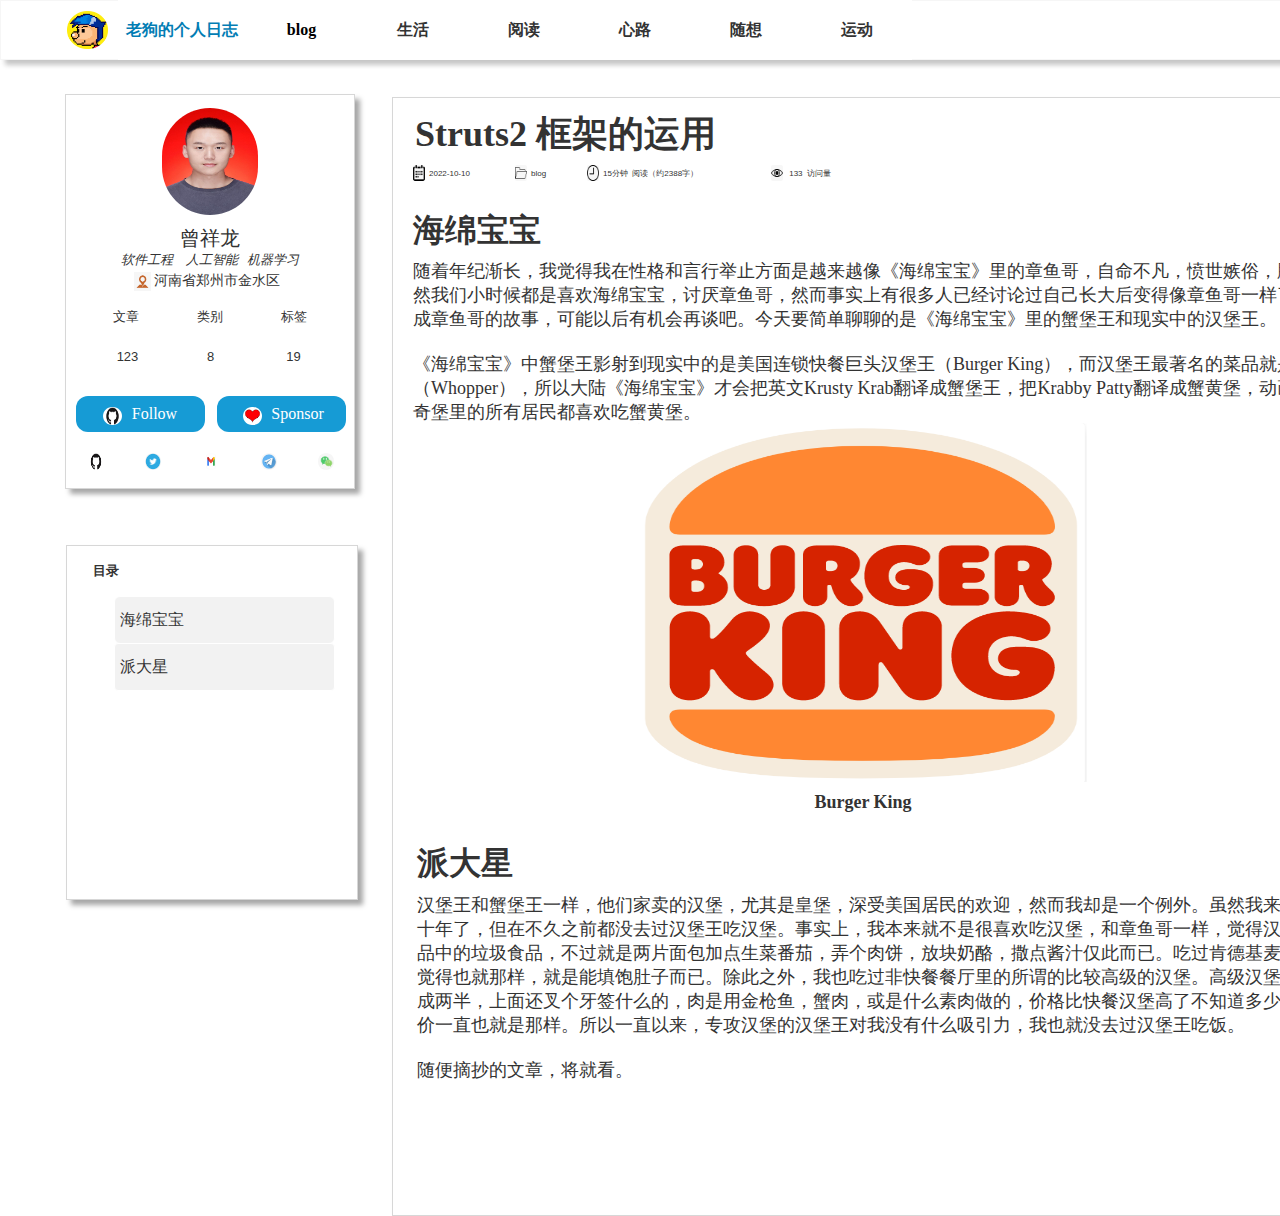
<file: blog原型/struts__.html>
﻿<!DOCTYPE html>
<html>
  <head>
    <title>Struts框架</title>
    <meta http-equiv="X-UA-Compatible" content="IE=edge"/>
    <meta http-equiv="content-type" content="text/html; charset=utf-8"/>
    <link href="resources/css/axure_rp_page.css" type="text/css" rel="stylesheet"/>
    <link href="data/styles.css" type="text/css" rel="stylesheet"/>
    <link href="files/struts__/styles.css" type="text/css" rel="stylesheet"/>
    <script src="resources/scripts/jquery-3.2.1.min.js"></script>
    <script src="resources/scripts/axure/axQuery.js"></script>
    <script src="resources/scripts/axure/globals.js"></script>
    <script src="resources/scripts/axutils.js"></script>
    <script src="resources/scripts/axure/annotation.js"></script>
    <script src="resources/scripts/axure/axQuery.std.js"></script>
    <script src="resources/scripts/axure/doc.js"></script>
    <script src="resources/scripts/messagecenter.js"></script>
    <script src="resources/scripts/axure/events.js"></script>
    <script src="resources/scripts/axure/recording.js"></script>
    <script src="resources/scripts/axure/action.js"></script>
    <script src="resources/scripts/axure/expr.js"></script>
    <script src="resources/scripts/axure/geometry.js"></script>
    <script src="resources/scripts/axure/flyout.js"></script>
    <script src="resources/scripts/axure/model.js"></script>
    <script src="resources/scripts/axure/repeater.js"></script>
    <script src="resources/scripts/axure/sto.js"></script>
    <script src="resources/scripts/axure/utils.temp.js"></script>
    <script src="resources/scripts/axure/variables.js"></script>
    <script src="resources/scripts/axure/drag.js"></script>
    <script src="resources/scripts/axure/move.js"></script>
    <script src="resources/scripts/axure/visibility.js"></script>
    <script src="resources/scripts/axure/style.js"></script>
    <script src="resources/scripts/axure/adaptive.js"></script>
    <script src="resources/scripts/axure/tree.js"></script>
    <script src="resources/scripts/axure/init.temp.js"></script>
    <script src="resources/scripts/axure/legacy.js"></script>
    <script src="resources/scripts/axure/viewer.js"></script>
    <script src="resources/scripts/axure/math.js"></script>
    <script src="resources/scripts/axure/jquery.nicescroll.min.js"></script>
    <script src="data/document.js"></script>
    <script src="files/struts__/data.js"></script>
    <script type="text/javascript">
      $axure.utils.getTransparentGifPath = function() { return 'resources/images/transparent.gif'; };
      $axure.utils.getOtherPath = function() { return 'resources/Other.html'; };
      $axure.utils.getReloadPath = function() { return 'resources/reload.html'; };
    </script>
  </head>
  <body>
    <div id="base" class="">

      <!-- Unnamed (导航栏及个人介绍) -->

      <!-- Unnamed (矩形) -->
      <div id="u472" class="ax_default box_1">
        <div id="u472_div" class=""></div>
        <div id="u472_text" class="text " style="display:none; visibility: hidden">
          <p></p>
        </div>
      </div>

      <!-- Unnamed (图像) -->
      <div id="u473" class="ax_default image">
        <img id="u473_img" class="img " src="images/首页/u8.svg"/>
        <div id="u473_text" class="text " style="display:none; visibility: hidden">
          <p></p>
        </div>
      </div>

      <!-- Unnamed (矩形) -->
      <div id="u474" class="ax_default box_1">
        <div id="u474_div" class=""></div>
        <div id="u474_text" class="text ">
          <p><span>老狗的个人日志</span></p>
        </div>
      </div>

      <!-- Unnamed (矩形) -->
      <div id="u475" class="ax_default box_1">
        <div id="u475_div" class=""></div>
        <div id="u475_text" class="text " style="display:none; visibility: hidden">
          <p></p>
        </div>
      </div>

      <!-- Unnamed (图像) -->
      <div id="u476" class="ax_default image">
        <img id="u476_img" class="img " src="images/首页/u11.svg"/>
        <div id="u476_text" class="text " style="display:none; visibility: hidden">
          <p></p>
        </div>
      </div>

      <!-- Unnamed (矩形) -->
      <div id="u477" class="ax_default box_1">
        <div id="u477_div" class=""></div>
        <div id="u477_text" class="text " style="display:none; visibility: hidden">
          <p></p>
        </div>
      </div>

      <!-- Unnamed (图像) -->
      <div id="u478" class="ax_default image">
        <img id="u478_img" class="img " src="images/首页/u13.svg"/>
        <div id="u478_text" class="text " style="display:none; visibility: hidden">
          <p></p>
        </div>
      </div>

      <!-- Unnamed (矩形) -->
      <div id="u479" class="ax_default box_1">
        <div id="u479_div" class=""></div>
        <div id="u479_text" class="text " style="display:none; visibility: hidden">
          <p></p>
        </div>
      </div>

      <!-- Unnamed (动态面板) -->
      <div id="u480" class="ax_default">
        <div id="u480_state0" class="panel_state" data-label="1" style="">
          <div id="u480_state0_content" class="panel_state_content">

            <!-- Unnamed (矩形) -->
            <div id="u481" class="ax_default box_1">
              <div id="u481_div" class=""></div>
              <div id="u481_text" class="text ">
                <p><span>blog</span></p>
              </div>
            </div>

            <!-- Unnamed (矩形) -->
            <div id="u482" class="ax_default box_1">
              <div id="u482_div" class=""></div>
              <div id="u482_text" class="text ">
                <p><span>生活</span></p>
              </div>
            </div>

            <!-- Unnamed (矩形) -->
            <div id="u483" class="ax_default box_1">
              <div id="u483_div" class=""></div>
              <div id="u483_text" class="text ">
                <p><span>阅读</span></p>
              </div>
            </div>

            <!-- Unnamed (矩形) -->
            <div id="u484" class="ax_default box_1">
              <div id="u484_div" class=""></div>
              <div id="u484_text" class="text ">
                <p><span>心路</span></p>
              </div>
            </div>

            <!-- Unnamed (矩形) -->
            <div id="u485" class="ax_default box_1">
              <div id="u485_div" class=""></div>
              <div id="u485_text" class="text ">
                <p><span>随想</span></p>
              </div>
            </div>

            <!-- Unnamed (矩形) -->
            <div id="u486" class="ax_default box_1">
              <div id="u486_div" class=""></div>
              <div id="u486_text" class="text ">
                <p><span>运动</span></p>
              </div>
            </div>
          </div>
        </div>
        <div id="u480_state1" class="panel_state" data-label="2" style="visibility: hidden;">
          <div id="u480_state1_content" class="panel_state_content">

            <!-- Unnamed (矩形) -->
            <div id="u487" class="ax_default box_1">
              <div id="u487_div" class=""></div>
              <div id="u487_text" class="text ">
                <p><span>blog</span></p>
              </div>
            </div>

            <!-- Unnamed (矩形) -->
            <div id="u488" class="ax_default box_1">
              <div id="u488_div" class=""></div>
              <div id="u488_text" class="text ">
                <p><span>生活</span></p>
              </div>
            </div>

            <!-- Unnamed (矩形) -->
            <div id="u489" class="ax_default box_1">
              <div id="u489_div" class=""></div>
              <div id="u489_text" class="text ">
                <p><span>阅读</span></p>
              </div>
            </div>

            <!-- Unnamed (矩形) -->
            <div id="u490" class="ax_default box_1">
              <div id="u490_div" class=""></div>
              <div id="u490_text" class="text ">
                <p><span>心路</span></p>
              </div>
            </div>

            <!-- Unnamed (矩形) -->
            <div id="u491" class="ax_default box_1">
              <div id="u491_div" class=""></div>
              <div id="u491_text" class="text ">
                <p><span>随想</span></p>
              </div>
            </div>

            <!-- Unnamed (矩形) -->
            <div id="u492" class="ax_default box_1">
              <div id="u492_div" class=""></div>
              <div id="u492_text" class="text ">
                <p><span>运动</span></p>
              </div>
            </div>
          </div>
        </div>
        <div id="u480_state2" class="panel_state" data-label="3" style="visibility: hidden;">
          <div id="u480_state2_content" class="panel_state_content">

            <!-- Unnamed (矩形) -->
            <div id="u493" class="ax_default box_1">
              <div id="u493_div" class=""></div>
              <div id="u493_text" class="text ">
                <p><span>blog</span></p>
              </div>
            </div>

            <!-- Unnamed (矩形) -->
            <div id="u494" class="ax_default box_1">
              <div id="u494_div" class=""></div>
              <div id="u494_text" class="text ">
                <p><span>生活</span></p>
              </div>
            </div>

            <!-- Unnamed (矩形) -->
            <div id="u495" class="ax_default box_1">
              <div id="u495_div" class=""></div>
              <div id="u495_text" class="text ">
                <p><span>阅读</span></p>
              </div>
            </div>

            <!-- Unnamed (矩形) -->
            <div id="u496" class="ax_default box_1">
              <div id="u496_div" class=""></div>
              <div id="u496_text" class="text ">
                <p><span>心路</span></p>
              </div>
            </div>

            <!-- Unnamed (矩形) -->
            <div id="u497" class="ax_default box_1">
              <div id="u497_div" class=""></div>
              <div id="u497_text" class="text ">
                <p><span>随想</span></p>
              </div>
            </div>

            <!-- Unnamed (矩形) -->
            <div id="u498" class="ax_default box_1">
              <div id="u498_div" class=""></div>
              <div id="u498_text" class="text ">
                <p><span>运动</span></p>
              </div>
            </div>
          </div>
        </div>
        <div id="u480_state3" class="panel_state" data-label="4" style="visibility: hidden;">
          <div id="u480_state3_content" class="panel_state_content">

            <!-- Unnamed (矩形) -->
            <div id="u499" class="ax_default box_1">
              <div id="u499_div" class=""></div>
              <div id="u499_text" class="text ">
                <p><span>blog</span></p>
              </div>
            </div>

            <!-- Unnamed (矩形) -->
            <div id="u500" class="ax_default box_1">
              <div id="u500_div" class=""></div>
              <div id="u500_text" class="text ">
                <p><span>生活</span></p>
              </div>
            </div>

            <!-- Unnamed (矩形) -->
            <div id="u501" class="ax_default box_1">
              <div id="u501_div" class=""></div>
              <div id="u501_text" class="text ">
                <p><span>阅读</span></p>
              </div>
            </div>

            <!-- Unnamed (矩形) -->
            <div id="u502" class="ax_default box_1">
              <div id="u502_div" class=""></div>
              <div id="u502_text" class="text ">
                <p><span>心路</span></p>
              </div>
            </div>

            <!-- Unnamed (矩形) -->
            <div id="u503" class="ax_default box_1">
              <div id="u503_div" class=""></div>
              <div id="u503_text" class="text ">
                <p><span>随想</span></p>
              </div>
            </div>

            <!-- Unnamed (矩形) -->
            <div id="u504" class="ax_default box_1">
              <div id="u504_div" class=""></div>
              <div id="u504_text" class="text ">
                <p><span>运动</span></p>
              </div>
            </div>
          </div>
        </div>
        <div id="u480_state4" class="panel_state" data-label="5" style="visibility: hidden;">
          <div id="u480_state4_content" class="panel_state_content">

            <!-- Unnamed (矩形) -->
            <div id="u505" class="ax_default box_1">
              <div id="u505_div" class=""></div>
              <div id="u505_text" class="text ">
                <p><span>blog</span></p>
              </div>
            </div>

            <!-- Unnamed (矩形) -->
            <div id="u506" class="ax_default box_1">
              <div id="u506_div" class=""></div>
              <div id="u506_text" class="text ">
                <p><span>生活</span></p>
              </div>
            </div>

            <!-- Unnamed (矩形) -->
            <div id="u507" class="ax_default box_1">
              <div id="u507_div" class=""></div>
              <div id="u507_text" class="text ">
                <p><span>阅读</span></p>
              </div>
            </div>

            <!-- Unnamed (矩形) -->
            <div id="u508" class="ax_default box_1">
              <div id="u508_div" class=""></div>
              <div id="u508_text" class="text ">
                <p><span>心路</span></p>
              </div>
            </div>

            <!-- Unnamed (矩形) -->
            <div id="u509" class="ax_default box_1">
              <div id="u509_div" class=""></div>
              <div id="u509_text" class="text ">
                <p><span>随想</span></p>
              </div>
            </div>

            <!-- Unnamed (矩形) -->
            <div id="u510" class="ax_default box_1">
              <div id="u510_div" class=""></div>
              <div id="u510_text" class="text ">
                <p><span>运动</span></p>
              </div>
            </div>
          </div>
        </div>
        <div id="u480_state5" class="panel_state" data-label="6" style="visibility: hidden;">
          <div id="u480_state5_content" class="panel_state_content">

            <!-- Unnamed (矩形) -->
            <div id="u511" class="ax_default box_1">
              <div id="u511_div" class=""></div>
              <div id="u511_text" class="text ">
                <p><span>blog</span></p>
              </div>
            </div>

            <!-- Unnamed (矩形) -->
            <div id="u512" class="ax_default box_1">
              <div id="u512_div" class=""></div>
              <div id="u512_text" class="text ">
                <p><span>生活</span></p>
              </div>
            </div>

            <!-- Unnamed (矩形) -->
            <div id="u513" class="ax_default box_1">
              <div id="u513_div" class=""></div>
              <div id="u513_text" class="text ">
                <p><span>阅读</span></p>
              </div>
            </div>

            <!-- Unnamed (矩形) -->
            <div id="u514" class="ax_default box_1">
              <div id="u514_div" class=""></div>
              <div id="u514_text" class="text ">
                <p><span>心路</span></p>
              </div>
            </div>

            <!-- Unnamed (矩形) -->
            <div id="u515" class="ax_default box_1">
              <div id="u515_div" class=""></div>
              <div id="u515_text" class="text ">
                <p><span>随想</span></p>
              </div>
            </div>

            <!-- Unnamed (矩形) -->
            <div id="u516" class="ax_default box_1">
              <div id="u516_div" class=""></div>
              <div id="u516_text" class="text ">
                <p><span>运动</span></p>
              </div>
            </div>
          </div>
        </div>
      </div>

      <!-- Unnamed (图像) -->
      <div id="u517" class="ax_default image">
        <img id="u517_img" class="img " src="images/首页/u52.svg"/>
        <div id="u517_text" class="text " style="display:none; visibility: hidden">
          <p></p>
        </div>
      </div>

      <!-- Unnamed (矩形) -->
      <div id="u518" class="ax_default box_1">
        <div id="u518_div" class=""></div>
        <div id="u518_text" class="text ">
          <p style="font-size:20px;line-height:27px;"><span style="font-family:'华文楷体';font-style:normal;"><br></span></p><p style="font-size:20px;line-height:27px;"><span style="font-family:'华文楷体';font-style:normal;"><br></span></p><p style="font-size:20px;line-height:27px;"><span style="font-family:'华文楷体';font-style:normal;"><br></span></p><p style="font-size:20px;line-height:27px;"><span style="font-family:'华文楷体';font-style:normal;"><br></span></p><p style="font-size:20px;line-height:27px;"><span style="font-family:'华文楷体';font-style:normal;"><br></span></p><p style="font-size:20px;line-height:24px;"><span style="font-family:'华文楷体';font-style:normal;">曾祥龙</span></p><p style="font-size:13px;line-height:20px;"><span style="font-family:'华文楷体 Oblique', '华文楷体 Regular', '华文楷体';font-style:oblique;">软件工程&nbsp; &nbsp; 人工智能&nbsp;&nbsp; 机器学习</span></p><p style="font-size:14px;line-height:20px;"><span style="font-family:'华文宋体';font-style:normal;">&nbsp;&nbsp;&nbsp; 河南省郑州市金水区</span></p><p style="font-size:13px;line-height:12px;"><span style="font-family:'Arial Normal', 'Arial';font-style:normal;"><br></span></p><p style="font-size:13px;line-height:27px;"><span style="font-family:'Arial Normal', 'Arial';font-style:normal;">文章&nbsp; &nbsp; &nbsp; &nbsp; &nbsp; &nbsp; &nbsp; &nbsp; 类别&nbsp; &nbsp; &nbsp; &nbsp; &nbsp; &nbsp; &nbsp; &nbsp; 标签</span></p><p style="font-size:13px;line-height:27px;"><span style="font-family:'Arial Normal', 'Arial';font-style:normal;"><br></span></p><p style="font-size:13px;line-height:27px;"><span style="font-family:'Arial Normal', 'Arial';font-style:normal;"><br></span></p><p style="font-size:13px;line-height:27px;"><span style="font-family:'Arial Normal', 'Arial';font-style:normal;"><br></span></p><p style="font-size:13px;line-height:27px;"><span style="font-family:'Arial Normal', 'Arial';font-style:normal;"><br></span></p><p style="font-size:13px;line-height:27px;"><span style="font-family:'Arial Normal', 'Arial';font-style:normal;"><br></span></p><p style="font-size:13px;line-height:27px;"><span style="font-family:'Arial Normal', 'Arial';font-style:normal;"><br></span></p>
        </div>
      </div>

      <!-- Unnamed (图像) -->
      <div id="u519" class="ax_default image">
        <img id="u519_img" class="img " src="images/首页/u54.svg"/>
        <div id="u519_text" class="text " style="display:none; visibility: hidden">
          <p></p>
        </div>
      </div>

      <!-- Unnamed (图像) -->
      <div id="u520" class="ax_default image">
        <img id="u520_img" class="img " src="images/首页/u55.jpg"/>
        <div id="u520_text" class="text " style="display:none; visibility: hidden">
          <p></p>
        </div>
      </div>

      <!-- Unnamed (矩形) -->
      <div id="u521" class="ax_default box_1">
        <div id="u521_div" class=""></div>
        <div id="u521_text" class="text ">
          <p><span>123</span></p>
        </div>
      </div>

      <!-- Unnamed (矩形) -->
      <div id="u522" class="ax_default box_1">
        <div id="u522_div" class=""></div>
        <div id="u522_text" class="text ">
          <p><span>8</span></p>
        </div>
      </div>

      <!-- Unnamed (矩形) -->
      <div id="u523" class="ax_default box_1">
        <div id="u523_div" class=""></div>
        <div id="u523_text" class="text ">
          <p><span>19</span></p>
        </div>
      </div>

      <!-- Unnamed (矩形) -->
      <div id="u524" class="ax_default primary_button">
        <div id="u524_div" class=""></div>
        <div id="u524_text" class="text ">
          <p><span>&nbsp;&nbsp; &nbsp; &nbsp; Follow</span></p>
        </div>
      </div>

      <!-- Unnamed (矩形) -->
      <div id="u525" class="ax_default primary_button">
        <div id="u525_div" class=""></div>
        <div id="u525_text" class="text ">
          <p><span>&nbsp;&nbsp; &nbsp; &nbsp;&nbsp; Sponsor</span></p>
        </div>
      </div>

      <!-- Unnamed (图像) -->
      <div id="u526" class="ax_default image">
        <img id="u526_img" class="img " src="images/首页/u61.svg"/>
        <div id="u526_text" class="text " style="display:none; visibility: hidden">
          <p></p>
        </div>
      </div>

      <!-- Unnamed (图像) -->
      <div id="u527" class="ax_default image">
        <img id="u527_img" class="img " src="images/首页/u62.svg"/>
        <div id="u527_text" class="text " style="display:none; visibility: hidden">
          <p></p>
        </div>
      </div>

      <!-- Unnamed (图像) -->
      <div id="u528" class="ax_default image">
        <img id="u528_img" class="img " src="images/首页/u63.svg"/>
        <div id="u528_text" class="text " style="display:none; visibility: hidden">
          <p></p>
        </div>
      </div>

      <!-- Unnamed (图像) -->
      <div id="u529" class="ax_default image">
        <img id="u529_img" class="img " src="images/首页/u64.svg"/>
        <div id="u529_text" class="text " style="display:none; visibility: hidden">
          <p></p>
        </div>
      </div>

      <!-- Unnamed (图像) -->
      <div id="u530" class="ax_default image">
        <img id="u530_img" class="img " src="images/首页/u65.svg"/>
        <div id="u530_text" class="text " style="display:none; visibility: hidden">
          <p></p>
        </div>
      </div>

      <!-- Unnamed (图像) -->
      <div id="u531" class="ax_default image">
        <img id="u531_img" class="img " src="images/首页/u66.svg"/>
        <div id="u531_text" class="text " style="display:none; visibility: hidden">
          <p></p>
        </div>
      </div>

      <!-- Unnamed (图像) -->
      <div id="u532" class="ax_default image">
        <img id="u532_img" class="img " src="images/首页/u67.svg"/>
        <div id="u532_text" class="text " style="display:none; visibility: hidden">
          <p></p>
        </div>
      </div>
      <div id="u471" style="display:none; visibility:hidden;"></div>

      <!-- Unnamed (矩形) -->
      <div id="u533" class="ax_default box_1">
        <div id="u533_div" class=""></div>
        <div id="u533_text" class="text ">
          <p><span style="font-family:'Arial Normal', 'Arial';font-weight:400;"><br></span></p><p><span style="font-family:'Arial Normal', 'Arial';font-weight:400;">&nbsp;&nbsp; &nbsp; &nbsp; </span><span style="font-family:'黑体 Bold', '黑体 Regular', '黑体';font-weight:700;"> 目录</span></p>
        </div>
      </div>

      <!-- Unnamed (矩形) -->
      <div id="u534" class="ax_default box_1">
        <div id="u534_div" class=""></div>
        <div id="u534_text" class="text ">
          <p><span>&nbsp;海绵宝宝</span></p>
        </div>
      </div>

      <!-- Unnamed (矩形) -->
      <div id="u535" class="ax_default box_1">
        <div id="u535_div" class=""></div>
        <div id="u535_text" class="text ">
          <p><span>&nbsp;派大星</span></p>
        </div>
      </div>

      <!-- Unnamed (矩形) -->
      <div id="u536" class="ax_default box_1">
        <div id="u536_div" class=""></div>
        <div id="u536_text" class="text " style="display:none; visibility: hidden">
          <p></p>
        </div>
      </div>

      <!-- Unnamed (图像) -->
      <div id="u537" class="ax_default image">
        <img id="u537_img" class="img " src="images/struts__/u537.svg"/>
        <div id="u537_text" class="text " style="display:none; visibility: hidden">
          <p></p>
        </div>
      </div>

      <!-- Unnamed (矩形) -->
      <div id="u538" class="ax_default box_1">
        <div id="u538_div" class=""></div>
        <div id="u538_text" class="text ">
          <p><span>2022-10-10</span></p>
        </div>
      </div>

      <!-- Unnamed (图像) -->
      <div id="u539" class="ax_default image">
        <img id="u539_img" class="img " src="images/struts__/u539.svg"/>
        <div id="u539_text" class="text " style="display:none; visibility: hidden">
          <p></p>
        </div>
      </div>

      <!-- Unnamed (矩形) -->
      <div id="u540" class="ax_default box_1">
        <div id="u540_div" class=""></div>
        <div id="u540_text" class="text ">
          <p><span>blog</span></p>
        </div>
      </div>

      <!-- Unnamed (图像) -->
      <div id="u541" class="ax_default image">
        <img id="u541_img" class="img " src="images/struts__/u541.svg"/>
        <div id="u541_text" class="text " style="display:none; visibility: hidden">
          <p></p>
        </div>
      </div>

      <!-- Unnamed (矩形) -->
      <div id="u542" class="ax_default box_1">
        <div id="u542_div" class=""></div>
        <div id="u542_text" class="text ">
          <p><span>15分钟&nbsp; 阅读（约2388字）</span></p>
        </div>
      </div>

      <!-- Unnamed (图像) -->
      <div id="u543" class="ax_default image">
        <img id="u543_img" class="img " src="images/struts__/u543.svg"/>
        <div id="u543_text" class="text " style="display:none; visibility: hidden">
          <p></p>
        </div>
      </div>

      <!-- Unnamed (形状) -->
      <div id="u544" class="ax_default box_1">
        <img id="u544_img" class="img " src="images/struts__/u544.svg"/>
        <div id="u544_text" class="text ">
          <p><span>&nbsp;133&nbsp; 访问量</span></p>
        </div>
      </div>

      <!-- Unnamed (矩形) -->
      <div id="u545" class="ax_default box_1">
        <div id="u545_div" class=""></div>
        <div id="u545_text" class="text ">
          <p><span>Struts2 框架的运用</span></p>
        </div>
      </div>

      <!-- Unnamed (图像) -->
      <div id="u546" class="ax_default image">
        <img id="u546_img" class="img " src="images/struts__/u546.png"/>
        <div id="u546_text" class="text " style="display:none; visibility: hidden">
          <p></p>
        </div>
      </div>

      <!-- Unnamed (矩形) -->
      <div id="u547" class="ax_default _文本">
        <div id="u547_div" class=""></div>
        <div id="u547_text" class="text ">
          <p><span>Burger King</span></p>
        </div>
      </div>

      <!-- Unnamed (矩形) -->
      <div id="u548" class="ax_default label">
        <div id="u548_div" class=""></div>
        <div id="u548_text" class="text ">
          <p><span><br></span></p><p><span>汉堡王和蟹堡王一样，他们家卖的汉堡，尤其是皇堡，深受美国居民的欢迎，然而我却是一个例外。虽然我来美国学习工作十年了，但在不久之前都没去过汉堡王吃汉堡。事实上，我本来就不是很喜欢吃汉堡，和章鱼哥一样，觉得汉堡就是垃圾食品中的垃圾食品，不过就是两片面包加点生菜番茄，弄个肉饼，放块奶酪，撒点酱汁仅此而已。吃过肯德基麦当劳的汉堡，觉得也就那样，就是能填饱肚子而已。除此之外，我也吃过非快餐餐厅里的所谓的比较高级的汉堡。高级汉堡通常会给你切成两半，上面还叉个牙签什么的，肉是用金枪鱼，蟹肉，或是什么素肉做的，价格比快餐汉堡高了不知道多少，但是我的评价一直也就是那样。所以一直以来，专攻汉堡的汉堡王对我没有什么吸引力，我也就没去过汉堡王吃饭。</span></p><p><span><br></span></p><p><span>随便摘抄的文章，将就看。</span></p>
        </div>
      </div>

      <!-- Unnamed (矩形) -->
      <div id="u549" class="ax_default _标题_1">
        <div id="u549_div" class=""></div>
        <div id="u549_text" class="text ">
          <p><span>海绵宝宝</span></p>
        </div>
      </div>

      <!-- Unnamed (矩形) -->
      <div id="u550" class="ax_default _文本">
        <div id="u550_div" class=""></div>
        <div id="u550_text" class="text ">
          <p><span>随着年纪渐长，我觉得我在性格和言行举止方面是越来越像《海绵宝宝》里的章鱼哥，自命不凡，愤世嫉俗，脾气暴躁。虽然我们小时候都是喜欢海绵宝宝，讨厌章鱼哥，然而事实上有很多人已经讨论过自己长大后变得像章鱼哥一样了。关于我变成章鱼哥的故事，可能以后有机会再谈吧。今天要简单聊聊的是《海绵宝宝》里的蟹堡王和现实中的汉堡王。</span></p><p><span><br></span></p><p><span>《海绵宝宝》中蟹堡王影射到现实中的是美国连锁快餐巨头汉堡王（Burger King），而汉堡王最著名的菜品就是火烤的皇堡（Whopper），所以大陆《海绵宝宝》才会把英文Krusty Krab翻译成蟹堡王，把Krabby Patty翻译成蟹黄堡，动画片设定中比奇堡里的所有居民都喜欢吃蟹黄堡。</span></p>
        </div>
      </div>

      <!-- Unnamed (矩形) -->
      <div id="u551" class="ax_default _标题_1">
        <div id="u551_div" class=""></div>
        <div id="u551_text" class="text ">
          <p><span>派大星</span></p>
        </div>
      </div>
    </div>
    <script src="resources/scripts/axure/ios.js"></script>
  </body>
</html>
</file>
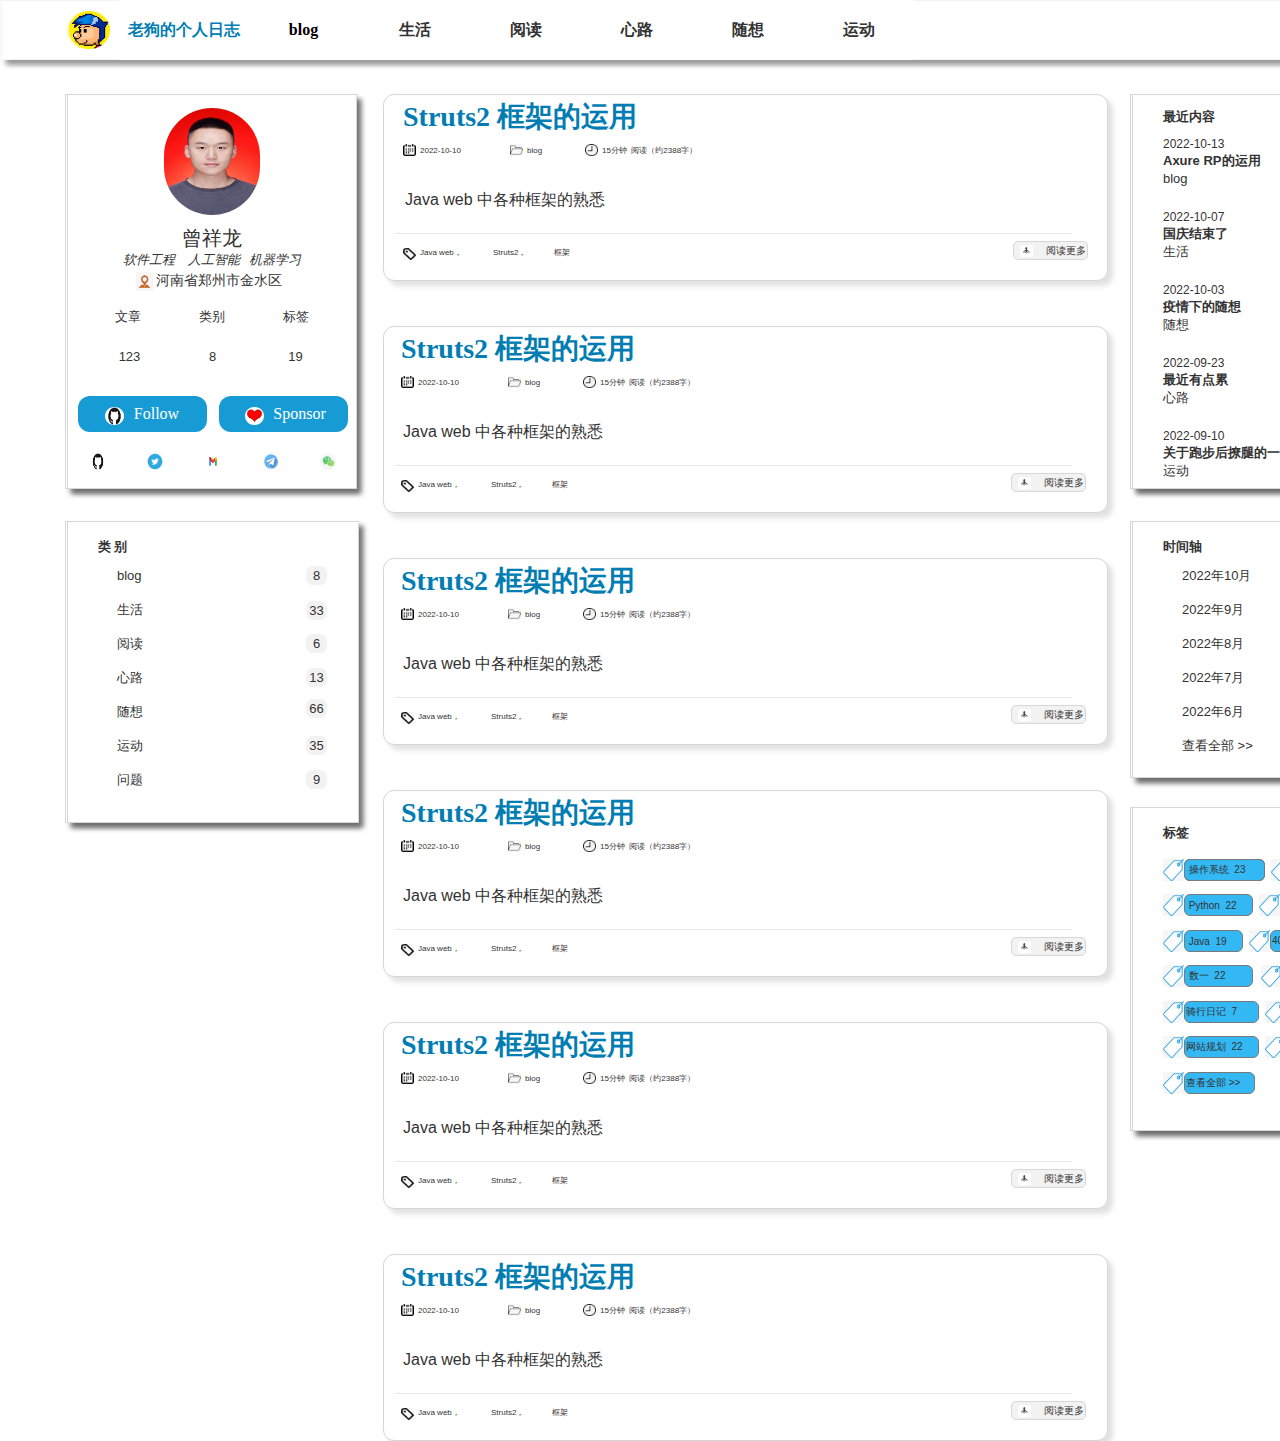
<file: blog原型/心路.html>
﻿<!DOCTYPE html>
<html>
  <head>
    <title>心路</title>
    <meta http-equiv="X-UA-Compatible" content="IE=edge"/>
    <meta http-equiv="content-type" content="text/html; charset=utf-8"/>
    <link href="resources/css/axure_rp_page.css" type="text/css" rel="stylesheet"/>
    <link href="data/styles.css" type="text/css" rel="stylesheet"/>
    <link href="files/心路/styles.css" type="text/css" rel="stylesheet"/>
    <script src="resources/scripts/jquery-3.2.1.min.js"></script>
    <script src="resources/scripts/axure/axQuery.js"></script>
    <script src="resources/scripts/axure/globals.js"></script>
    <script src="resources/scripts/axutils.js"></script>
    <script src="resources/scripts/axure/annotation.js"></script>
    <script src="resources/scripts/axure/axQuery.std.js"></script>
    <script src="resources/scripts/axure/doc.js"></script>
    <script src="resources/scripts/messagecenter.js"></script>
    <script src="resources/scripts/axure/events.js"></script>
    <script src="resources/scripts/axure/recording.js"></script>
    <script src="resources/scripts/axure/action.js"></script>
    <script src="resources/scripts/axure/expr.js"></script>
    <script src="resources/scripts/axure/geometry.js"></script>
    <script src="resources/scripts/axure/flyout.js"></script>
    <script src="resources/scripts/axure/model.js"></script>
    <script src="resources/scripts/axure/repeater.js"></script>
    <script src="resources/scripts/axure/sto.js"></script>
    <script src="resources/scripts/axure/utils.temp.js"></script>
    <script src="resources/scripts/axure/variables.js"></script>
    <script src="resources/scripts/axure/drag.js"></script>
    <script src="resources/scripts/axure/move.js"></script>
    <script src="resources/scripts/axure/visibility.js"></script>
    <script src="resources/scripts/axure/style.js"></script>
    <script src="resources/scripts/axure/adaptive.js"></script>
    <script src="resources/scripts/axure/tree.js"></script>
    <script src="resources/scripts/axure/init.temp.js"></script>
    <script src="resources/scripts/axure/legacy.js"></script>
    <script src="resources/scripts/axure/viewer.js"></script>
    <script src="resources/scripts/axure/math.js"></script>
    <script src="resources/scripts/axure/jquery.nicescroll.min.js"></script>
    <script src="data/document.js"></script>
    <script src="files/心路/data.js"></script>
    <script type="text/javascript">
      $axure.utils.getTransparentGifPath = function() { return 'resources/images/transparent.gif'; };
      $axure.utils.getOtherPath = function() { return 'resources/Other.html'; };
      $axure.utils.getReloadPath = function() { return 'resources/reload.html'; };
    </script>
  </head>
  <body>
    <div id="base" class="">

      <!-- Unnamed (矩形) -->
      <div id="u1212" class="ax_default box_1">
        <div id="u1212_div" class=""></div>
        <div id="u1212_text" class="text " style="display:none; visibility: hidden">
          <p></p>
        </div>
      </div>

      <!-- Unnamed (矩形) -->
      <div id="u1213" class="ax_default box_1">
        <div id="u1213_div" class=""></div>
        <div id="u1213_text" class="text ">
          <p style="font-size:20px;line-height:27px;"><span style="font-family:'华文楷体';font-style:normal;"><br></span></p><p style="font-size:20px;line-height:27px;"><span style="font-family:'华文楷体';font-style:normal;"><br></span></p><p style="font-size:20px;line-height:27px;"><span style="font-family:'华文楷体';font-style:normal;"><br></span></p><p style="font-size:20px;line-height:27px;"><span style="font-family:'华文楷体';font-style:normal;"><br></span></p><p style="font-size:20px;line-height:27px;"><span style="font-family:'华文楷体';font-style:normal;"><br></span></p><p style="font-size:20px;line-height:24px;"><span style="font-family:'华文楷体';font-style:normal;">曾祥龙</span></p><p style="font-size:13px;line-height:20px;"><span style="font-family:'华文楷体 Oblique', '华文楷体 Regular', '华文楷体';font-style:oblique;">软件工程&nbsp; &nbsp; 人工智能&nbsp;&nbsp; 机器学习</span></p><p style="font-size:14px;line-height:20px;"><span style="font-family:'华文宋体';font-style:normal;">&nbsp;&nbsp;&nbsp; 河南省郑州市金水区</span></p><p style="font-size:13px;line-height:12px;"><span style="font-family:'Arial Normal', 'Arial';font-style:normal;"><br></span></p><p style="font-size:13px;line-height:27px;"><span style="font-family:'Arial Normal', 'Arial';font-style:normal;">文章&nbsp; &nbsp; &nbsp; &nbsp; &nbsp; &nbsp; &nbsp; &nbsp; 类别&nbsp; &nbsp; &nbsp; &nbsp; &nbsp; &nbsp; &nbsp; &nbsp; 标签</span></p><p style="font-size:13px;line-height:27px;"><span style="font-family:'Arial Normal', 'Arial';font-style:normal;"><br></span></p><p style="font-size:13px;line-height:27px;"><span style="font-family:'Arial Normal', 'Arial';font-style:normal;"><br></span></p><p style="font-size:13px;line-height:27px;"><span style="font-family:'Arial Normal', 'Arial';font-style:normal;"><br></span></p><p style="font-size:13px;line-height:27px;"><span style="font-family:'Arial Normal', 'Arial';font-style:normal;"><br></span></p><p style="font-size:13px;line-height:27px;"><span style="font-family:'Arial Normal', 'Arial';font-style:normal;"><br></span></p><p style="font-size:13px;line-height:27px;"><span style="font-family:'Arial Normal', 'Arial';font-style:normal;"><br></span></p>
        </div>
      </div>

      <!-- Unnamed (图像) -->
      <div id="u1214" class="ax_default image">
        <img id="u1214_img" class="img " src="images/首页/u54.svg"/>
        <div id="u1214_text" class="text " style="display:none; visibility: hidden">
          <p></p>
        </div>
      </div>

      <!-- Unnamed (图像) -->
      <div id="u1215" class="ax_default image">
        <img id="u1215_img" class="img " src="images/首页/u55.jpg"/>
        <div id="u1215_text" class="text " style="display:none; visibility: hidden">
          <p></p>
        </div>
      </div>

      <!-- Unnamed (图像) -->
      <div id="u1216" class="ax_default image">
        <img id="u1216_img" class="img " src="images/首页/u8.svg"/>
        <div id="u1216_text" class="text " style="display:none; visibility: hidden">
          <p></p>
        </div>
      </div>

      <!-- Unnamed (矩形) -->
      <div id="u1217" class="ax_default box_1">
        <div id="u1217_div" class=""></div>
        <div id="u1217_text" class="text ">
          <p><span>老狗的个人日志</span></p>
        </div>
      </div>

      <!-- Unnamed (矩形) -->
      <div id="u1218" class="ax_default box_1">
        <div id="u1218_div" class=""></div>
        <div id="u1218_text" class="text ">
          <p><span>blog</span></p>
        </div>
      </div>

      <!-- Unnamed (矩形) -->
      <div id="u1219" class="ax_default box_1">
        <div id="u1219_div" class=""></div>
        <div id="u1219_text" class="text ">
          <p><span>生活</span></p>
        </div>
      </div>

      <!-- Unnamed (矩形) -->
      <div id="u1220" class="ax_default box_1">
        <div id="u1220_div" class=""></div>
        <div id="u1220_text" class="text ">
          <p><span>阅读</span></p>
        </div>
      </div>

      <!-- Unnamed (矩形) -->
      <div id="u1221" class="ax_default box_1">
        <div id="u1221_div" class=""></div>
        <div id="u1221_text" class="text ">
          <p><span>心路</span></p>
        </div>
      </div>

      <!-- Unnamed (矩形) -->
      <div id="u1222" class="ax_default box_1">
        <div id="u1222_div" class=""></div>
        <div id="u1222_text" class="text ">
          <p><span>随想</span></p>
        </div>
      </div>

      <!-- Unnamed (矩形) -->
      <div id="u1223" class="ax_default box_1">
        <div id="u1223_div" class=""></div>
        <div id="u1223_text" class="text ">
          <p><span>123</span></p>
        </div>
      </div>

      <!-- Unnamed (矩形) -->
      <div id="u1224" class="ax_default box_1">
        <div id="u1224_div" class=""></div>
        <div id="u1224_text" class="text ">
          <p><span>8</span></p>
        </div>
      </div>

      <!-- Unnamed (矩形) -->
      <div id="u1225" class="ax_default box_1">
        <div id="u1225_div" class=""></div>
        <div id="u1225_text" class="text ">
          <p><span>19</span></p>
        </div>
      </div>

      <!-- Unnamed (矩形) -->
      <div id="u1226" class="ax_default primary_button">
        <div id="u1226_div" class=""></div>
        <div id="u1226_text" class="text ">
          <p><span>&nbsp;&nbsp; &nbsp; &nbsp; Follow</span></p>
        </div>
      </div>

      <!-- Unnamed (矩形) -->
      <div id="u1227" class="ax_default primary_button">
        <div id="u1227_div" class=""></div>
        <div id="u1227_text" class="text ">
          <p><span>&nbsp;&nbsp; &nbsp; &nbsp;&nbsp; Sponsor</span></p>
        </div>
      </div>

      <!-- Unnamed (图像) -->
      <div id="u1228" class="ax_default image">
        <img id="u1228_img" class="img " src="images/首页/u61.svg"/>
        <div id="u1228_text" class="text " style="display:none; visibility: hidden">
          <p></p>
        </div>
      </div>

      <!-- Unnamed (图像) -->
      <div id="u1229" class="ax_default image">
        <img id="u1229_img" class="img " src="images/首页/u62.svg"/>
        <div id="u1229_text" class="text " style="display:none; visibility: hidden">
          <p></p>
        </div>
      </div>

      <!-- Unnamed (图像) -->
      <div id="u1230" class="ax_default image">
        <img id="u1230_img" class="img " src="images/首页/u63.svg"/>
        <div id="u1230_text" class="text " style="display:none; visibility: hidden">
          <p></p>
        </div>
      </div>

      <!-- Unnamed (图像) -->
      <div id="u1231" class="ax_default image">
        <img id="u1231_img" class="img " src="images/首页/u64.svg"/>
        <div id="u1231_text" class="text " style="display:none; visibility: hidden">
          <p></p>
        </div>
      </div>

      <!-- Unnamed (图像) -->
      <div id="u1232" class="ax_default image">
        <img id="u1232_img" class="img " src="images/首页/u65.svg"/>
        <div id="u1232_text" class="text " style="display:none; visibility: hidden">
          <p></p>
        </div>
      </div>

      <!-- Unnamed (图像) -->
      <div id="u1233" class="ax_default image">
        <img id="u1233_img" class="img " src="images/首页/u66.svg"/>
        <div id="u1233_text" class="text " style="display:none; visibility: hidden">
          <p></p>
        </div>
      </div>

      <!-- Unnamed (图像) -->
      <div id="u1234" class="ax_default image">
        <img id="u1234_img" class="img " src="images/首页/u67.svg"/>
        <div id="u1234_text" class="text " style="display:none; visibility: hidden">
          <p></p>
        </div>
      </div>

      <!-- Unnamed (组合) -->
      <div id="u1235" class="ax_default" data-left="1130" data-top="94" data-width="290" data-height="395">

        <!-- Unnamed (形状) -->
        <div id="u1236" class="ax_default box_1">
          <img id="u1236_img" class="img " src="images/首页/u69.svg"/>
          <div id="u1236_text" class="text ">
            <p style="line-height:14px;"><span style="font-family:'Arial Normal', 'Arial';font-weight:400;">&nbsp;&nbsp; &nbsp; &nbsp;&nbsp; </span></p><p style="line-height:14px;"><span style="font-family:'Arial Normal', 'Arial';font-weight:400;">&nbsp;&nbsp; &nbsp; &nbsp;&nbsp; </span><span style="font-family:'黑体 Bold', '黑体 Regular', '黑体';font-weight:700;">最近内容</span></p><p style="line-height:14px;"><span style="font-family:'黑体';font-weight:400;"><br></span></p><p style="line-height:14px;"><span style="font-family:'Arial Normal', 'Arial';font-weight:400;">&nbsp;&nbsp; &nbsp; &nbsp;&nbsp; </span></p><p style="line-height:16px;"><span style="font-family:'Arial Normal', 'Arial';font-weight:400;">&nbsp;&nbsp; &nbsp; &nbsp;&nbsp; </span></p><p style="line-height:16px;"><span style="font-family:'Arial Normal', 'Arial';font-weight:400;">&nbsp;&nbsp; &nbsp; &nbsp;&nbsp; </span></p><p style="line-height:16px;"><span style="font-family:'Arial Normal', 'Arial';font-weight:400;"><br></span></p><p style="line-height:16px;"><span style="font-family:'Arial Normal', 'Arial';font-weight:400;">&nbsp;&nbsp; &nbsp; &nbsp;&nbsp; </span></p>
          </div>
        </div>

        <!-- Unnamed (矩形) -->
        <div id="u1237" class="ax_default box_1">
          <div id="u1237_div" class=""></div>
          <div id="u1237_text" class="text ">
            <p><span>Axure RP的运用</span></p>
          </div>
        </div>

        <!-- Unnamed (矩形) -->
        <div id="u1238" class="ax_default box_1">
          <div id="u1238_div" class=""></div>
          <div id="u1238_text" class="text ">
            <p><span>2022-10-13</span></p>
          </div>
        </div>

        <!-- Unnamed (矩形) -->
        <div id="u1239" class="ax_default box_1">
          <div id="u1239_div" class=""></div>
          <div id="u1239_text" class="text ">
            <p><span>blog</span></p>
          </div>
        </div>

        <!-- Unnamed (矩形) -->
        <div id="u1240" class="ax_default box_1">
          <div id="u1240_div" class=""></div>
          <div id="u1240_text" class="text ">
            <p><span>国庆结束了</span></p>
          </div>
        </div>

        <!-- Unnamed (矩形) -->
        <div id="u1241" class="ax_default box_1">
          <div id="u1241_div" class=""></div>
          <div id="u1241_text" class="text ">
            <p><span>2022-10-07</span></p>
          </div>
        </div>

        <!-- Unnamed (矩形) -->
        <div id="u1242" class="ax_default box_1">
          <div id="u1242_div" class=""></div>
          <div id="u1242_text" class="text ">
            <p><span>生活</span></p>
          </div>
        </div>

        <!-- Unnamed (矩形) -->
        <div id="u1243" class="ax_default box_1">
          <div id="u1243_div" class=""></div>
          <div id="u1243_text" class="text ">
            <p><span>疫情下的随想</span></p>
          </div>
        </div>

        <!-- Unnamed (矩形) -->
        <div id="u1244" class="ax_default box_1">
          <div id="u1244_div" class=""></div>
          <div id="u1244_text" class="text ">
            <p><span>2022-10-03</span></p>
          </div>
        </div>

        <!-- Unnamed (矩形) -->
        <div id="u1245" class="ax_default box_1">
          <div id="u1245_div" class=""></div>
          <div id="u1245_text" class="text ">
            <p><span>随想</span></p>
          </div>
        </div>

        <!-- Unnamed (矩形) -->
        <div id="u1246" class="ax_default box_1">
          <div id="u1246_div" class=""></div>
          <div id="u1246_text" class="text ">
            <p><span>最近有点累</span></p>
          </div>
        </div>

        <!-- Unnamed (矩形) -->
        <div id="u1247" class="ax_default box_1">
          <div id="u1247_div" class=""></div>
          <div id="u1247_text" class="text ">
            <p><span>2022-09-23</span></p>
          </div>
        </div>

        <!-- Unnamed (矩形) -->
        <div id="u1248" class="ax_default box_1">
          <div id="u1248_div" class=""></div>
          <div id="u1248_text" class="text ">
            <p><span>心路</span></p>
          </div>
        </div>

        <!-- Unnamed (矩形) -->
        <div id="u1249" class="ax_default box_1">
          <div id="u1249_div" class=""></div>
          <div id="u1249_text" class="text ">
            <p><span>关于跑步后撩腿的一点思考</span></p>
          </div>
        </div>

        <!-- Unnamed (矩形) -->
        <div id="u1250" class="ax_default box_1">
          <div id="u1250_div" class=""></div>
          <div id="u1250_text" class="text ">
            <p><span>2022-09-10</span></p>
          </div>
        </div>

        <!-- Unnamed (矩形) -->
        <div id="u1251" class="ax_default box_1">
          <div id="u1251_div" class=""></div>
          <div id="u1251_text" class="text ">
            <p><span>运动</span></p>
          </div>
        </div>
      </div>

      <!-- Unnamed (矩形) -->
      <div id="u1252" class="ax_default box_1">
        <div id="u1252_div" class=""></div>
        <div id="u1252_text" class="text ">
          <p><span>运动</span></p>
        </div>
      </div>

      <!-- Unnamed (矩形) -->
      <div id="u1253" class="ax_default box_1">
        <div id="u1253_div" class=""></div>
        <div id="u1253_text" class="text " style="display:none; visibility: hidden">
          <p></p>
        </div>
      </div>

      <!-- Unnamed (图像) -->
      <div id="u1254" class="ax_default image">
        <img id="u1254_img" class="img " src="images/首页/u11.svg"/>
        <div id="u1254_text" class="text " style="display:none; visibility: hidden">
          <p></p>
        </div>
      </div>

      <!-- Unnamed (矩形) -->
      <div id="u1255" class="ax_default box_1">
        <div id="u1255_div" class=""></div>
        <div id="u1255_text" class="text " style="display:none; visibility: hidden">
          <p></p>
        </div>
      </div>

      <!-- Unnamed (图像) -->
      <div id="u1256" class="ax_default image">
        <img id="u1256_img" class="img " src="images/首页/u13.svg"/>
        <div id="u1256_text" class="text " style="display:none; visibility: hidden">
          <p></p>
        </div>
      </div>

      <!-- Unnamed (矩形) -->
      <div id="u1257" class="ax_default box_1">
        <div id="u1257_div" class=""></div>
        <div id="u1257_text" class="text " style="display:none; visibility: hidden">
          <p></p>
        </div>
      </div>

      <!-- Unnamed (图像) -->
      <div id="u1258" class="ax_default image">
        <img id="u1258_img" class="img " src="images/首页/u52.svg"/>
        <div id="u1258_text" class="text " style="display:none; visibility: hidden">
          <p></p>
        </div>
      </div>

      <!-- Unnamed (矩形) -->
      <div id="u1259" class="ax_default box_1">
        <div id="u1259_div" class=""></div>
        <div id="u1259_text" class="text ">
          <p><span style="font-family:'Arial Normal', 'Arial';font-weight:400;"><br></span></p><p><span style="font-family:'Arial Normal', 'Arial';font-weight:400;">&nbsp;&nbsp; &nbsp; &nbsp;&nbsp; </span><span style="font-family:'黑体 Bold', '黑体 Regular', '黑体';font-weight:700;">类 别</span></p>
        </div>
      </div>

      <!-- Unnamed (矩形) -->
      <div id="u1260" class="ax_default box_1">
        <div id="u1260_div" class=""></div>
        <div id="u1260_text" class="text ">
          <p><span>blog</span></p>
        </div>
      </div>

      <!-- Unnamed (矩形) -->
      <div id="u1261" class="ax_default box_1">
        <div id="u1261_div" class=""></div>
        <div id="u1261_text" class="text ">
          <p><span>8</span></p>
        </div>
      </div>

      <!-- Unnamed (矩形) -->
      <div id="u1262" class="ax_default box_1">
        <div id="u1262_div" class=""></div>
        <div id="u1262_text" class="text ">
          <p><span>生活</span></p>
        </div>
      </div>

      <!-- Unnamed (形状) -->
      <div id="u1263" class="ax_default box_1">
        <img id="u1263_img" class="img " src="images/首页/u89.svg"/>
        <div id="u1263_text" class="text ">
          <p><span>33</span></p>
        </div>
      </div>

      <!-- Unnamed (矩形) -->
      <div id="u1264" class="ax_default box_1">
        <div id="u1264_div" class=""></div>
        <div id="u1264_text" class="text ">
          <p><span>阅读</span></p>
        </div>
      </div>

      <!-- Unnamed (矩形) -->
      <div id="u1265" class="ax_default box_1">
        <div id="u1265_div" class=""></div>
        <div id="u1265_text" class="text ">
          <p><span>6</span></p>
        </div>
      </div>

      <!-- Unnamed (矩形) -->
      <div id="u1266" class="ax_default box_1">
        <div id="u1266_div" class=""></div>
        <div id="u1266_text" class="text ">
          <p><span>心路</span></p>
        </div>
      </div>

      <!-- Unnamed (矩形) -->
      <div id="u1267" class="ax_default box_1">
        <div id="u1267_div" class=""></div>
        <div id="u1267_text" class="text ">
          <p><span>13</span></p>
        </div>
      </div>

      <!-- Unnamed (矩形) -->
      <div id="u1268" class="ax_default box_1">
        <div id="u1268_div" class=""></div>
        <div id="u1268_text" class="text ">
          <p><span>随想</span></p>
        </div>
      </div>

      <!-- Unnamed (矩形) -->
      <div id="u1269" class="ax_default box_1">
        <div id="u1269_div" class=""></div>
        <div id="u1269_text" class="text ">
          <p><span>66</span></p>
        </div>
      </div>

      <!-- Unnamed (矩形) -->
      <div id="u1270" class="ax_default box_1">
        <div id="u1270_div" class=""></div>
        <div id="u1270_text" class="text ">
          <p><span>运动</span></p>
        </div>
      </div>

      <!-- Unnamed (矩形) -->
      <div id="u1271" class="ax_default box_1">
        <div id="u1271_div" class=""></div>
        <div id="u1271_text" class="text ">
          <p><span>35</span></p>
        </div>
      </div>

      <!-- Unnamed (矩形) -->
      <div id="u1272" class="ax_default box_1">
        <div id="u1272_div" class=""></div>
        <div id="u1272_text" class="text ">
          <p><span>问题</span></p>
        </div>
      </div>

      <!-- Unnamed (矩形) -->
      <div id="u1273" class="ax_default box_1">
        <div id="u1273_div" class=""></div>
        <div id="u1273_text" class="text ">
          <p><span>9</span></p>
        </div>
      </div>

      <!-- Unnamed (矩形) -->
      <div id="u1274" class="ax_default box_1">
        <div id="u1274_div" class=""></div>
        <div id="u1274_text" class="text ">
          <p><span style="font-family:'Arial Normal', 'Arial';font-weight:400;"><br></span></p><p><span style="font-family:'Arial Normal', 'Arial';font-weight:400;">&nbsp;&nbsp; &nbsp; &nbsp;&nbsp; </span><span style="font-family:'黑体 Bold', '黑体 Regular', '黑体';font-weight:700;">时间轴</span></p>
        </div>
      </div>

      <!-- Unnamed (矩形) -->
      <div id="u1275" class="ax_default box_1">
        <div id="u1275_div" class=""></div>
        <div id="u1275_text" class="text ">
          <p><span>2022年10月</span></p>
        </div>
      </div>

      <!-- Unnamed (矩形) -->
      <div id="u1276" class="ax_default box_1">
        <div id="u1276_div" class=""></div>
        <div id="u1276_text" class="text ">
          <p><span>3</span></p>
        </div>
      </div>

      <!-- Unnamed (矩形) -->
      <div id="u1277" class="ax_default box_1">
        <div id="u1277_div" class=""></div>
        <div id="u1277_text" class="text ">
          <p><span>2022年9月</span></p>
        </div>
      </div>

      <!-- Unnamed (形状) -->
      <div id="u1278" class="ax_default box_1">
        <img id="u1278_img" class="img " src="images/首页/u89.svg"/>
        <div id="u1278_text" class="text ">
          <p><span>6</span></p>
        </div>
      </div>

      <!-- Unnamed (矩形) -->
      <div id="u1279" class="ax_default box_1">
        <div id="u1279_div" class=""></div>
        <div id="u1279_text" class="text ">
          <p><span>2022年8月</span></p>
        </div>
      </div>

      <!-- Unnamed (矩形) -->
      <div id="u1280" class="ax_default box_1">
        <div id="u1280_div" class=""></div>
        <div id="u1280_text" class="text ">
          <p><span>8</span></p>
        </div>
      </div>

      <!-- Unnamed (矩形) -->
      <div id="u1281" class="ax_default box_1">
        <div id="u1281_div" class=""></div>
        <div id="u1281_text" class="text ">
          <p><span>2022年7月</span></p>
        </div>
      </div>

      <!-- Unnamed (矩形) -->
      <div id="u1282" class="ax_default box_1">
        <div id="u1282_div" class=""></div>
        <div id="u1282_text" class="text ">
          <p><span>13</span></p>
        </div>
      </div>

      <!-- Unnamed (矩形) -->
      <div id="u1283" class="ax_default box_1">
        <div id="u1283_div" class=""></div>
        <div id="u1283_text" class="text ">
          <p><span>2022年6月</span></p>
        </div>
      </div>

      <!-- Unnamed (矩形) -->
      <div id="u1284" class="ax_default box_1">
        <div id="u1284_div" class=""></div>
        <div id="u1284_text" class="text ">
          <p><span>22</span></p>
        </div>
      </div>

      <!-- Unnamed (矩形) -->
      <div id="u1285" class="ax_default box_1">
        <div id="u1285_div" class=""></div>
        <div id="u1285_text" class="text ">
          <p><span>查看全部 &gt;&gt;</span></p>
        </div>
      </div>

      <!-- Unnamed (矩形) -->
      <div id="u1286" class="ax_default box_1">
        <div id="u1286_div" class=""></div>
        <div id="u1286_text" class="text ">
          <p><span style="font-family:'Arial Normal', 'Arial';font-weight:400;"><br></span></p><p><span style="font-family:'Arial Normal', 'Arial';font-weight:400;">&nbsp;&nbsp; &nbsp; &nbsp;&nbsp; </span><span style="font-family:'黑体 Bold', '黑体 Regular', '黑体';font-weight:700;">标签</span></p>
        </div>
      </div>

      <!-- Unnamed (矩形) -->
      <div id="u1287" class="ax_default box_1">
        <div id="u1287_div" class=""></div>
        <div id="u1287_text" class="text ">
          <p><span>&nbsp;操作系统&nbsp; 23 </span></p>
        </div>
      </div>

      <!-- Unnamed (图像) -->
      <div id="u1288" class="ax_default image">
        <img id="u1288_img" class="img " src="images/首页/u114.jpg"/>
        <div id="u1288_text" class="text " style="display:none; visibility: hidden">
          <p></p>
        </div>
      </div>

      <!-- Unnamed (矩形) -->
      <div id="u1289" class="ax_default box_1">
        <div id="u1289_div" class=""></div>
        <div id="u1289_text" class="text ">
          <p><span>&nbsp;计算机组成原理&nbsp; 14 </span></p>
        </div>
      </div>

      <!-- Unnamed (图像) -->
      <div id="u1290" class="ax_default image">
        <img id="u1290_img" class="img " src="images/首页/u114.jpg"/>
        <div id="u1290_text" class="text " style="display:none; visibility: hidden">
          <p></p>
        </div>
      </div>

      <!-- Unnamed (矩形) -->
      <div id="u1291" class="ax_default box_1">
        <div id="u1291_div" class=""></div>
        <div id="u1291_text" class="text ">
          <p><span>&nbsp;Python&nbsp; 22 </span></p>
        </div>
      </div>

      <!-- Unnamed (图像) -->
      <div id="u1292" class="ax_default image">
        <img id="u1292_img" class="img " src="images/首页/u114.jpg"/>
        <div id="u1292_text" class="text " style="display:none; visibility: hidden">
          <p></p>
        </div>
      </div>

      <!-- Unnamed (矩形) -->
      <div id="u1293" class="ax_default box_1">
        <div id="u1293_div" class=""></div>
        <div id="u1293_text" class="text ">
          <p><span>&nbsp;计网&nbsp; 6 </span></p>
        </div>
      </div>

      <!-- Unnamed (图像) -->
      <div id="u1294" class="ax_default image">
        <img id="u1294_img" class="img " src="images/首页/u114.jpg"/>
        <div id="u1294_text" class="text " style="display:none; visibility: hidden">
          <p></p>
        </div>
      </div>

      <!-- Unnamed (矩形) -->
      <div id="u1295" class="ax_default box_1">
        <div id="u1295_div" class=""></div>
        <div id="u1295_text" class="text ">
          <p><span>&nbsp;AI&nbsp; 23 </span></p>
        </div>
      </div>

      <!-- Unnamed (图像) -->
      <div id="u1296" class="ax_default image">
        <img id="u1296_img" class="img " src="images/首页/u114.jpg"/>
        <div id="u1296_text" class="text " style="display:none; visibility: hidden">
          <p></p>
        </div>
      </div>

      <!-- Unnamed (矩形) -->
      <div id="u1297" class="ax_default box_1">
        <div id="u1297_div" class=""></div>
        <div id="u1297_text" class="text ">
          <p><span>&nbsp;Java&nbsp; 19 </span></p>
        </div>
      </div>

      <!-- Unnamed (图像) -->
      <div id="u1298" class="ax_default image">
        <img id="u1298_img" class="img " src="images/首页/u114.jpg"/>
        <div id="u1298_text" class="text " style="display:none; visibility: hidden">
          <p></p>
        </div>
      </div>

      <!-- Unnamed (矩形) -->
      <div id="u1299" class="ax_default box_1">
        <div id="u1299_div" class=""></div>
        <div id="u1299_text" class="text ">
          <p><span>408大纲分析&nbsp; 14 </span></p>
        </div>
      </div>

      <!-- Unnamed (图像) -->
      <div id="u1300" class="ax_default image">
        <img id="u1300_img" class="img " src="images/首页/u114.jpg"/>
        <div id="u1300_text" class="text " style="display:none; visibility: hidden">
          <p></p>
        </div>
      </div>

      <!-- Unnamed (矩形) -->
      <div id="u1301" class="ax_default box_1">
        <div id="u1301_div" class=""></div>
        <div id="u1301_text" class="text ">
          <p><span>&nbsp;数一&nbsp; 22 </span></p>
        </div>
      </div>

      <!-- Unnamed (图像) -->
      <div id="u1302" class="ax_default image">
        <img id="u1302_img" class="img " src="images/首页/u114.jpg"/>
        <div id="u1302_text" class="text " style="display:none; visibility: hidden">
          <p></p>
        </div>
      </div>

      <!-- Unnamed (矩形) -->
      <div id="u1303" class="ax_default box_1">
        <div id="u1303_div" class=""></div>
        <div id="u1303_text" class="text ">
          <p><span>&nbsp;跑步&nbsp; 6 </span></p>
        </div>
      </div>

      <!-- Unnamed (图像) -->
      <div id="u1304" class="ax_default image">
        <img id="u1304_img" class="img " src="images/首页/u114.jpg"/>
        <div id="u1304_text" class="text " style="display:none; visibility: hidden">
          <p></p>
        </div>
      </div>

      <!-- Unnamed (矩形) -->
      <div id="u1305" class="ax_default box_1">
        <div id="u1305_div" class=""></div>
        <div id="u1305_text" class="text ">
          <p><span>骑行日记&nbsp; 7 </span></p>
        </div>
      </div>

      <!-- Unnamed (图像) -->
      <div id="u1306" class="ax_default image">
        <img id="u1306_img" class="img " src="images/首页/u114.jpg"/>
        <div id="u1306_text" class="text " style="display:none; visibility: hidden">
          <p></p>
        </div>
      </div>

      <!-- Unnamed (矩形) -->
      <div id="u1307" class="ax_default box_1">
        <div id="u1307_div" class=""></div>
        <div id="u1307_text" class="text ">
          <p><span>一研为定&nbsp;&nbsp; 5</span></p>
        </div>
      </div>

      <!-- Unnamed (图像) -->
      <div id="u1308" class="ax_default image">
        <img id="u1308_img" class="img " src="images/首页/u114.jpg"/>
        <div id="u1308_text" class="text " style="display:none; visibility: hidden">
          <p></p>
        </div>
      </div>

      <!-- Unnamed (矩形) -->
      <div id="u1309" class="ax_default box_1">
        <div id="u1309_div" class=""></div>
        <div id="u1309_text" class="text ">
          <p><span>网站规划&nbsp; 22 </span></p>
        </div>
      </div>

      <!-- Unnamed (图像) -->
      <div id="u1310" class="ax_default image">
        <img id="u1310_img" class="img " src="images/首页/u114.jpg"/>
        <div id="u1310_text" class="text " style="display:none; visibility: hidden">
          <p></p>
        </div>
      </div>

      <!-- Unnamed (矩形) -->
      <div id="u1311" class="ax_default box_1">
        <div id="u1311_div" class=""></div>
        <div id="u1311_text" class="text ">
          <p><span>&nbsp;机器学习&nbsp; 6 </span></p>
        </div>
      </div>

      <!-- Unnamed (图像) -->
      <div id="u1312" class="ax_default image">
        <img id="u1312_img" class="img " src="images/首页/u114.jpg"/>
        <div id="u1312_text" class="text " style="display:none; visibility: hidden">
          <p></p>
        </div>
      </div>

      <!-- Unnamed (矩形) -->
      <div id="u1313" class="ax_default box_1">
        <div id="u1313_div" class=""></div>
        <div id="u1313_text" class="text ">
          <p><span>查看全部 &gt;&gt;</span></p>
        </div>
      </div>

      <!-- Unnamed (图像) -->
      <div id="u1314" class="ax_default image">
        <img id="u1314_img" class="img " src="images/首页/u114.jpg"/>
        <div id="u1314_text" class="text " style="display:none; visibility: hidden">
          <p></p>
        </div>
      </div>

      <!-- Unnamed (文章2) -->

      <!-- Unnamed (矩形) -->
      <div id="u1316" class="ax_default box_1">
        <div id="u1316_div" class=""></div>
        <div id="u1316_text" class="text ">
          <p><span style="color:#027DB4;"><br></span></p><p><span style="color:#027DB4;"><br></span></p><p><span style="color:#027DB4;"><br></span></p><p><span style="color:#027DB4;"><br></span></p><p><span style="color:#027DB4;"><br></span></p><p><span style="color:#027DB4;"><br></span></p><p><span style="color:#027DB4;"><br></span></p><p><span style="color:#027DB4;"><br></span></p><p><span style="color:#027DB4;">&nbsp;&nbsp; </span><span style="color:#D7D7D7;">————————————————————————————————————————————————————</span></p>
        </div>
      </div>

      <!-- Unnamed (图像) -->
      <div id="u1317" class="ax_default image">
        <img id="u1317_img" class="img " src="images/blog/u246.svg"/>
        <div id="u1317_text" class="text " style="display:none; visibility: hidden">
          <p></p>
        </div>
      </div>

      <!-- Unnamed (矩形) -->
      <div id="u1318" class="ax_default box_1">
        <div id="u1318_div" class=""></div>
        <div id="u1318_text" class="text ">
          <p><span>2022-10-10</span></p>
        </div>
      </div>

      <!-- Unnamed (图像) -->
      <div id="u1319" class="ax_default image">
        <img id="u1319_img" class="img " src="images/blog/u248.svg"/>
        <div id="u1319_text" class="text " style="display:none; visibility: hidden">
          <p></p>
        </div>
      </div>

      <!-- Unnamed (矩形) -->
      <div id="u1320" class="ax_default box_1">
        <div id="u1320_div" class=""></div>
        <div id="u1320_text" class="text ">
          <p><span>blog</span></p>
        </div>
      </div>

      <!-- Unnamed (图像) -->
      <div id="u1321" class="ax_default image">
        <img id="u1321_img" class="img " src="images/blog/u250.svg"/>
        <div id="u1321_text" class="text " style="display:none; visibility: hidden">
          <p></p>
        </div>
      </div>

      <!-- Unnamed (矩形) -->
      <div id="u1322" class="ax_default box_1">
        <div id="u1322_div" class=""></div>
        <div id="u1322_text" class="text ">
          <p><span>15分钟&nbsp; 阅读（约2388字）</span></p>
        </div>
      </div>

      <!-- Unnamed (矩形) -->
      <div id="u1323" class="ax_default box_1">
        <div id="u1323_div" class=""></div>
        <div id="u1323_text" class="text ">
          <p><span>Struts2 框架的运用</span></p>
        </div>
      </div>

      <!-- Unnamed (矩形) -->
      <div id="u1324" class="ax_default box_1">
        <div id="u1324_div" class=""></div>
        <div id="u1324_text" class="text ">
          <p><span>Java web 中各种框架的熟悉</span></p>
        </div>
      </div>

      <!-- Unnamed (图像) -->
      <div id="u1325" class="ax_default image">
        <img id="u1325_img" class="img " src="images/blog/u254.svg"/>
        <div id="u1325_text" class="text " style="display:none; visibility: hidden">
          <p></p>
        </div>
      </div>

      <!-- Unnamed (矩形) -->
      <div id="u1326" class="ax_default box_1">
        <div id="u1326_div" class=""></div>
        <div id="u1326_text" class="text ">
          <p><span>Java web，</span></p>
        </div>
      </div>

      <!-- Unnamed (矩形) -->
      <div id="u1327" class="ax_default box_1">
        <div id="u1327_div" class=""></div>
        <div id="u1327_text" class="text ">
          <p><span>Struts2，</span></p>
        </div>
      </div>

      <!-- Unnamed (矩形) -->
      <div id="u1328" class="ax_default box_1">
        <div id="u1328_div" class=""></div>
        <div id="u1328_text" class="text ">
          <p><span>框架</span></p>
        </div>
      </div>

      <!-- Unnamed (矩形) -->
      <div id="u1329" class="ax_default button">
        <div id="u1329_div" class=""></div>
        <div id="u1329_text" class="text ">
          <p><span>阅读更多</span></p>
        </div>
      </div>

      <!-- Unnamed (图像) -->
      <div id="u1330" class="ax_default image">
        <img id="u1330_img" class="img " src="images/blog/u259.svg"/>
        <div id="u1330_text" class="text " style="display:none; visibility: hidden">
          <p></p>
        </div>
      </div>

      <!-- Unnamed (矩形) -->
      <div id="u1331" class="ax_default box_1">
        <div id="u1331_div" class=""></div>
        <div id="u1331_text" class="text ">
          <p><span style="color:#027DB4;"><br></span></p><p><span style="color:#027DB4;"><br></span></p><p><span style="color:#027DB4;"><br></span></p><p><span style="color:#027DB4;"><br></span></p><p><span style="color:#027DB4;"><br></span></p><p><span style="color:#027DB4;"><br></span></p><p><span style="color:#027DB4;"><br></span></p><p><span style="color:#027DB4;"><br></span></p><p><span style="color:#027DB4;">&nbsp;&nbsp; </span><span style="color:#D7D7D7;">————————————————————————————————————————————————————</span></p>
        </div>
      </div>

      <!-- Unnamed (图像) -->
      <div id="u1332" class="ax_default image">
        <img id="u1332_img" class="img " src="images/blog/u246.svg"/>
        <div id="u1332_text" class="text " style="display:none; visibility: hidden">
          <p></p>
        </div>
      </div>

      <!-- Unnamed (矩形) -->
      <div id="u1333" class="ax_default box_1">
        <div id="u1333_div" class=""></div>
        <div id="u1333_text" class="text ">
          <p><span>2022-10-10</span></p>
        </div>
      </div>

      <!-- Unnamed (图像) -->
      <div id="u1334" class="ax_default image">
        <img id="u1334_img" class="img " src="images/blog/u248.svg"/>
        <div id="u1334_text" class="text " style="display:none; visibility: hidden">
          <p></p>
        </div>
      </div>

      <!-- Unnamed (矩形) -->
      <div id="u1335" class="ax_default box_1">
        <div id="u1335_div" class=""></div>
        <div id="u1335_text" class="text ">
          <p><span>blog</span></p>
        </div>
      </div>

      <!-- Unnamed (图像) -->
      <div id="u1336" class="ax_default image">
        <img id="u1336_img" class="img " src="images/blog/u250.svg"/>
        <div id="u1336_text" class="text " style="display:none; visibility: hidden">
          <p></p>
        </div>
      </div>

      <!-- Unnamed (矩形) -->
      <div id="u1337" class="ax_default box_1">
        <div id="u1337_div" class=""></div>
        <div id="u1337_text" class="text ">
          <p><span>15分钟&nbsp; 阅读（约2388字）</span></p>
        </div>
      </div>

      <!-- Unnamed (矩形) -->
      <div id="u1338" class="ax_default box_1">
        <div id="u1338_div" class=""></div>
        <div id="u1338_text" class="text ">
          <p><span>Struts2 框架的运用</span></p>
        </div>
      </div>

      <!-- Unnamed (矩形) -->
      <div id="u1339" class="ax_default box_1">
        <div id="u1339_div" class=""></div>
        <div id="u1339_text" class="text ">
          <p><span>Java web 中各种框架的熟悉</span></p>
        </div>
      </div>

      <!-- Unnamed (图像) -->
      <div id="u1340" class="ax_default image">
        <img id="u1340_img" class="img " src="images/blog/u254.svg"/>
        <div id="u1340_text" class="text " style="display:none; visibility: hidden">
          <p></p>
        </div>
      </div>

      <!-- Unnamed (矩形) -->
      <div id="u1341" class="ax_default box_1">
        <div id="u1341_div" class=""></div>
        <div id="u1341_text" class="text ">
          <p><span>Java web，</span></p>
        </div>
      </div>

      <!-- Unnamed (矩形) -->
      <div id="u1342" class="ax_default box_1">
        <div id="u1342_div" class=""></div>
        <div id="u1342_text" class="text ">
          <p><span>Struts2，</span></p>
        </div>
      </div>

      <!-- Unnamed (矩形) -->
      <div id="u1343" class="ax_default box_1">
        <div id="u1343_div" class=""></div>
        <div id="u1343_text" class="text ">
          <p><span>框架</span></p>
        </div>
      </div>

      <!-- Unnamed (矩形) -->
      <div id="u1344" class="ax_default button">
        <div id="u1344_div" class=""></div>
        <div id="u1344_text" class="text ">
          <p><span>阅读更多</span></p>
        </div>
      </div>

      <!-- Unnamed (图像) -->
      <div id="u1345" class="ax_default image">
        <img id="u1345_img" class="img " src="images/blog/u259.svg"/>
        <div id="u1345_text" class="text " style="display:none; visibility: hidden">
          <p></p>
        </div>
      </div>

      <!-- Unnamed (矩形) -->
      <div id="u1346" class="ax_default box_1">
        <div id="u1346_div" class=""></div>
        <div id="u1346_text" class="text ">
          <p><span style="color:#027DB4;"><br></span></p><p><span style="color:#027DB4;"><br></span></p><p><span style="color:#027DB4;"><br></span></p><p><span style="color:#027DB4;"><br></span></p><p><span style="color:#027DB4;"><br></span></p><p><span style="color:#027DB4;"><br></span></p><p><span style="color:#027DB4;"><br></span></p><p><span style="color:#027DB4;"><br></span></p><p><span style="color:#027DB4;">&nbsp;&nbsp; </span><span style="color:#D7D7D7;">————————————————————————————————————————————————————</span></p>
        </div>
      </div>

      <!-- Unnamed (图像) -->
      <div id="u1347" class="ax_default image">
        <img id="u1347_img" class="img " src="images/blog/u246.svg"/>
        <div id="u1347_text" class="text " style="display:none; visibility: hidden">
          <p></p>
        </div>
      </div>

      <!-- Unnamed (矩形) -->
      <div id="u1348" class="ax_default box_1">
        <div id="u1348_div" class=""></div>
        <div id="u1348_text" class="text ">
          <p><span>2022-10-10</span></p>
        </div>
      </div>

      <!-- Unnamed (图像) -->
      <div id="u1349" class="ax_default image">
        <img id="u1349_img" class="img " src="images/blog/u248.svg"/>
        <div id="u1349_text" class="text " style="display:none; visibility: hidden">
          <p></p>
        </div>
      </div>

      <!-- Unnamed (矩形) -->
      <div id="u1350" class="ax_default box_1">
        <div id="u1350_div" class=""></div>
        <div id="u1350_text" class="text ">
          <p><span>blog</span></p>
        </div>
      </div>

      <!-- Unnamed (图像) -->
      <div id="u1351" class="ax_default image">
        <img id="u1351_img" class="img " src="images/blog/u250.svg"/>
        <div id="u1351_text" class="text " style="display:none; visibility: hidden">
          <p></p>
        </div>
      </div>

      <!-- Unnamed (矩形) -->
      <div id="u1352" class="ax_default box_1">
        <div id="u1352_div" class=""></div>
        <div id="u1352_text" class="text ">
          <p><span>15分钟&nbsp; 阅读（约2388字）</span></p>
        </div>
      </div>

      <!-- Unnamed (矩形) -->
      <div id="u1353" class="ax_default box_1">
        <div id="u1353_div" class=""></div>
        <div id="u1353_text" class="text ">
          <p><span>Struts2 框架的运用</span></p>
        </div>
      </div>

      <!-- Unnamed (矩形) -->
      <div id="u1354" class="ax_default box_1">
        <div id="u1354_div" class=""></div>
        <div id="u1354_text" class="text ">
          <p><span>Java web 中各种框架的熟悉</span></p>
        </div>
      </div>

      <!-- Unnamed (图像) -->
      <div id="u1355" class="ax_default image">
        <img id="u1355_img" class="img " src="images/blog/u254.svg"/>
        <div id="u1355_text" class="text " style="display:none; visibility: hidden">
          <p></p>
        </div>
      </div>

      <!-- Unnamed (矩形) -->
      <div id="u1356" class="ax_default box_1">
        <div id="u1356_div" class=""></div>
        <div id="u1356_text" class="text ">
          <p><span>Java web，</span></p>
        </div>
      </div>

      <!-- Unnamed (矩形) -->
      <div id="u1357" class="ax_default box_1">
        <div id="u1357_div" class=""></div>
        <div id="u1357_text" class="text ">
          <p><span>Struts2，</span></p>
        </div>
      </div>

      <!-- Unnamed (矩形) -->
      <div id="u1358" class="ax_default box_1">
        <div id="u1358_div" class=""></div>
        <div id="u1358_text" class="text ">
          <p><span>框架</span></p>
        </div>
      </div>

      <!-- Unnamed (矩形) -->
      <div id="u1359" class="ax_default button">
        <div id="u1359_div" class=""></div>
        <div id="u1359_text" class="text ">
          <p><span>阅读更多</span></p>
        </div>
      </div>

      <!-- Unnamed (图像) -->
      <div id="u1360" class="ax_default image">
        <img id="u1360_img" class="img " src="images/blog/u259.svg"/>
        <div id="u1360_text" class="text " style="display:none; visibility: hidden">
          <p></p>
        </div>
      </div>

      <!-- Unnamed (矩形) -->
      <div id="u1361" class="ax_default box_1">
        <div id="u1361_div" class=""></div>
        <div id="u1361_text" class="text ">
          <p><span style="color:#027DB4;"><br></span></p><p><span style="color:#027DB4;"><br></span></p><p><span style="color:#027DB4;"><br></span></p><p><span style="color:#027DB4;"><br></span></p><p><span style="color:#027DB4;"><br></span></p><p><span style="color:#027DB4;"><br></span></p><p><span style="color:#027DB4;"><br></span></p><p><span style="color:#027DB4;"><br></span></p><p><span style="color:#027DB4;">&nbsp;&nbsp; </span><span style="color:#D7D7D7;">————————————————————————————————————————————————————</span></p>
        </div>
      </div>

      <!-- Unnamed (图像) -->
      <div id="u1362" class="ax_default image">
        <img id="u1362_img" class="img " src="images/blog/u246.svg"/>
        <div id="u1362_text" class="text " style="display:none; visibility: hidden">
          <p></p>
        </div>
      </div>

      <!-- Unnamed (矩形) -->
      <div id="u1363" class="ax_default box_1">
        <div id="u1363_div" class=""></div>
        <div id="u1363_text" class="text ">
          <p><span>2022-10-10</span></p>
        </div>
      </div>

      <!-- Unnamed (图像) -->
      <div id="u1364" class="ax_default image">
        <img id="u1364_img" class="img " src="images/blog/u248.svg"/>
        <div id="u1364_text" class="text " style="display:none; visibility: hidden">
          <p></p>
        </div>
      </div>

      <!-- Unnamed (矩形) -->
      <div id="u1365" class="ax_default box_1">
        <div id="u1365_div" class=""></div>
        <div id="u1365_text" class="text ">
          <p><span>blog</span></p>
        </div>
      </div>

      <!-- Unnamed (图像) -->
      <div id="u1366" class="ax_default image">
        <img id="u1366_img" class="img " src="images/blog/u250.svg"/>
        <div id="u1366_text" class="text " style="display:none; visibility: hidden">
          <p></p>
        </div>
      </div>

      <!-- Unnamed (矩形) -->
      <div id="u1367" class="ax_default box_1">
        <div id="u1367_div" class=""></div>
        <div id="u1367_text" class="text ">
          <p><span>15分钟&nbsp; 阅读（约2388字）</span></p>
        </div>
      </div>

      <!-- Unnamed (矩形) -->
      <div id="u1368" class="ax_default box_1">
        <div id="u1368_div" class=""></div>
        <div id="u1368_text" class="text ">
          <p><span>Struts2 框架的运用</span></p>
        </div>
      </div>

      <!-- Unnamed (矩形) -->
      <div id="u1369" class="ax_default box_1">
        <div id="u1369_div" class=""></div>
        <div id="u1369_text" class="text ">
          <p><span>Java web 中各种框架的熟悉</span></p>
        </div>
      </div>

      <!-- Unnamed (图像) -->
      <div id="u1370" class="ax_default image">
        <img id="u1370_img" class="img " src="images/blog/u254.svg"/>
        <div id="u1370_text" class="text " style="display:none; visibility: hidden">
          <p></p>
        </div>
      </div>

      <!-- Unnamed (矩形) -->
      <div id="u1371" class="ax_default box_1">
        <div id="u1371_div" class=""></div>
        <div id="u1371_text" class="text ">
          <p><span>Java web，</span></p>
        </div>
      </div>

      <!-- Unnamed (矩形) -->
      <div id="u1372" class="ax_default box_1">
        <div id="u1372_div" class=""></div>
        <div id="u1372_text" class="text ">
          <p><span>Struts2，</span></p>
        </div>
      </div>

      <!-- Unnamed (矩形) -->
      <div id="u1373" class="ax_default box_1">
        <div id="u1373_div" class=""></div>
        <div id="u1373_text" class="text ">
          <p><span>框架</span></p>
        </div>
      </div>

      <!-- Unnamed (矩形) -->
      <div id="u1374" class="ax_default button">
        <div id="u1374_div" class=""></div>
        <div id="u1374_text" class="text ">
          <p><span>阅读更多</span></p>
        </div>
      </div>

      <!-- Unnamed (图像) -->
      <div id="u1375" class="ax_default image">
        <img id="u1375_img" class="img " src="images/blog/u259.svg"/>
        <div id="u1375_text" class="text " style="display:none; visibility: hidden">
          <p></p>
        </div>
      </div>

      <!-- Unnamed (矩形) -->
      <div id="u1376" class="ax_default box_1">
        <div id="u1376_div" class=""></div>
        <div id="u1376_text" class="text ">
          <p><span style="color:#027DB4;"><br></span></p><p><span style="color:#027DB4;"><br></span></p><p><span style="color:#027DB4;"><br></span></p><p><span style="color:#027DB4;"><br></span></p><p><span style="color:#027DB4;"><br></span></p><p><span style="color:#027DB4;"><br></span></p><p><span style="color:#027DB4;"><br></span></p><p><span style="color:#027DB4;"><br></span></p><p><span style="color:#027DB4;">&nbsp;&nbsp; </span><span style="color:#D7D7D7;">————————————————————————————————————————————————————</span></p>
        </div>
      </div>

      <!-- Unnamed (图像) -->
      <div id="u1377" class="ax_default image">
        <img id="u1377_img" class="img " src="images/blog/u246.svg"/>
        <div id="u1377_text" class="text " style="display:none; visibility: hidden">
          <p></p>
        </div>
      </div>

      <!-- Unnamed (矩形) -->
      <div id="u1378" class="ax_default box_1">
        <div id="u1378_div" class=""></div>
        <div id="u1378_text" class="text ">
          <p><span>2022-10-10</span></p>
        </div>
      </div>

      <!-- Unnamed (图像) -->
      <div id="u1379" class="ax_default image">
        <img id="u1379_img" class="img " src="images/blog/u248.svg"/>
        <div id="u1379_text" class="text " style="display:none; visibility: hidden">
          <p></p>
        </div>
      </div>

      <!-- Unnamed (矩形) -->
      <div id="u1380" class="ax_default box_1">
        <div id="u1380_div" class=""></div>
        <div id="u1380_text" class="text ">
          <p><span>blog</span></p>
        </div>
      </div>

      <!-- Unnamed (图像) -->
      <div id="u1381" class="ax_default image">
        <img id="u1381_img" class="img " src="images/blog/u250.svg"/>
        <div id="u1381_text" class="text " style="display:none; visibility: hidden">
          <p></p>
        </div>
      </div>

      <!-- Unnamed (矩形) -->
      <div id="u1382" class="ax_default box_1">
        <div id="u1382_div" class=""></div>
        <div id="u1382_text" class="text ">
          <p><span>15分钟&nbsp; 阅读（约2388字）</span></p>
        </div>
      </div>

      <!-- Unnamed (矩形) -->
      <div id="u1383" class="ax_default box_1">
        <div id="u1383_div" class=""></div>
        <div id="u1383_text" class="text ">
          <p><span>Struts2 框架的运用</span></p>
        </div>
      </div>

      <!-- Unnamed (矩形) -->
      <div id="u1384" class="ax_default box_1">
        <div id="u1384_div" class=""></div>
        <div id="u1384_text" class="text ">
          <p><span>Java web 中各种框架的熟悉</span></p>
        </div>
      </div>

      <!-- Unnamed (图像) -->
      <div id="u1385" class="ax_default image">
        <img id="u1385_img" class="img " src="images/blog/u254.svg"/>
        <div id="u1385_text" class="text " style="display:none; visibility: hidden">
          <p></p>
        </div>
      </div>

      <!-- Unnamed (矩形) -->
      <div id="u1386" class="ax_default box_1">
        <div id="u1386_div" class=""></div>
        <div id="u1386_text" class="text ">
          <p><span>Java web，</span></p>
        </div>
      </div>

      <!-- Unnamed (矩形) -->
      <div id="u1387" class="ax_default box_1">
        <div id="u1387_div" class=""></div>
        <div id="u1387_text" class="text ">
          <p><span>Struts2，</span></p>
        </div>
      </div>

      <!-- Unnamed (矩形) -->
      <div id="u1388" class="ax_default box_1">
        <div id="u1388_div" class=""></div>
        <div id="u1388_text" class="text ">
          <p><span>框架</span></p>
        </div>
      </div>

      <!-- Unnamed (矩形) -->
      <div id="u1389" class="ax_default button">
        <div id="u1389_div" class=""></div>
        <div id="u1389_text" class="text ">
          <p><span>阅读更多</span></p>
        </div>
      </div>

      <!-- Unnamed (图像) -->
      <div id="u1390" class="ax_default image">
        <img id="u1390_img" class="img " src="images/blog/u259.svg"/>
        <div id="u1390_text" class="text " style="display:none; visibility: hidden">
          <p></p>
        </div>
      </div>

      <!-- Unnamed (矩形) -->
      <div id="u1391" class="ax_default box_1">
        <div id="u1391_div" class=""></div>
        <div id="u1391_text" class="text ">
          <p><span style="color:#027DB4;"><br></span></p><p><span style="color:#027DB4;"><br></span></p><p><span style="color:#027DB4;"><br></span></p><p><span style="color:#027DB4;"><br></span></p><p><span style="color:#027DB4;"><br></span></p><p><span style="color:#027DB4;"><br></span></p><p><span style="color:#027DB4;"><br></span></p><p><span style="color:#027DB4;"><br></span></p><p><span style="color:#027DB4;">&nbsp;&nbsp; </span><span style="color:#D7D7D7;">————————————————————————————————————————————————————</span></p>
        </div>
      </div>

      <!-- Unnamed (图像) -->
      <div id="u1392" class="ax_default image">
        <img id="u1392_img" class="img " src="images/blog/u246.svg"/>
        <div id="u1392_text" class="text " style="display:none; visibility: hidden">
          <p></p>
        </div>
      </div>

      <!-- Unnamed (矩形) -->
      <div id="u1393" class="ax_default box_1">
        <div id="u1393_div" class=""></div>
        <div id="u1393_text" class="text ">
          <p><span>2022-10-10</span></p>
        </div>
      </div>

      <!-- Unnamed (图像) -->
      <div id="u1394" class="ax_default image">
        <img id="u1394_img" class="img " src="images/blog/u248.svg"/>
        <div id="u1394_text" class="text " style="display:none; visibility: hidden">
          <p></p>
        </div>
      </div>

      <!-- Unnamed (矩形) -->
      <div id="u1395" class="ax_default box_1">
        <div id="u1395_div" class=""></div>
        <div id="u1395_text" class="text ">
          <p><span>blog</span></p>
        </div>
      </div>

      <!-- Unnamed (图像) -->
      <div id="u1396" class="ax_default image">
        <img id="u1396_img" class="img " src="images/blog/u250.svg"/>
        <div id="u1396_text" class="text " style="display:none; visibility: hidden">
          <p></p>
        </div>
      </div>

      <!-- Unnamed (矩形) -->
      <div id="u1397" class="ax_default box_1">
        <div id="u1397_div" class=""></div>
        <div id="u1397_text" class="text ">
          <p><span>15分钟&nbsp; 阅读（约2388字）</span></p>
        </div>
      </div>

      <!-- Unnamed (矩形) -->
      <div id="u1398" class="ax_default box_1">
        <div id="u1398_div" class=""></div>
        <div id="u1398_text" class="text ">
          <p><span>Struts2 框架的运用</span></p>
        </div>
      </div>

      <!-- Unnamed (矩形) -->
      <div id="u1399" class="ax_default box_1">
        <div id="u1399_div" class=""></div>
        <div id="u1399_text" class="text ">
          <p><span>Java web 中各种框架的熟悉</span></p>
        </div>
      </div>

      <!-- Unnamed (图像) -->
      <div id="u1400" class="ax_default image">
        <img id="u1400_img" class="img " src="images/blog/u254.svg"/>
        <div id="u1400_text" class="text " style="display:none; visibility: hidden">
          <p></p>
        </div>
      </div>

      <!-- Unnamed (矩形) -->
      <div id="u1401" class="ax_default box_1">
        <div id="u1401_div" class=""></div>
        <div id="u1401_text" class="text ">
          <p><span>Java web，</span></p>
        </div>
      </div>

      <!-- Unnamed (矩形) -->
      <div id="u1402" class="ax_default box_1">
        <div id="u1402_div" class=""></div>
        <div id="u1402_text" class="text ">
          <p><span>Struts2，</span></p>
        </div>
      </div>

      <!-- Unnamed (矩形) -->
      <div id="u1403" class="ax_default box_1">
        <div id="u1403_div" class=""></div>
        <div id="u1403_text" class="text ">
          <p><span>框架</span></p>
        </div>
      </div>

      <!-- Unnamed (矩形) -->
      <div id="u1404" class="ax_default button">
        <div id="u1404_div" class=""></div>
        <div id="u1404_text" class="text ">
          <p><span>阅读更多</span></p>
        </div>
      </div>

      <!-- Unnamed (图像) -->
      <div id="u1405" class="ax_default image">
        <img id="u1405_img" class="img " src="images/blog/u259.svg"/>
        <div id="u1405_text" class="text " style="display:none; visibility: hidden">
          <p></p>
        </div>
      </div>
      <div id="u1315" style="display:none; visibility:hidden;"></div>

      <!-- Unnamed (导航栏及两侧) -->

      <!-- Unnamed (导航栏及个人介绍) -->

      <!-- Unnamed (矩形) -->
      <div id="u1408" class="ax_default box_1">
        <div id="u1408_div" class=""></div>
        <div id="u1408_text" class="text " style="display:none; visibility: hidden">
          <p></p>
        </div>
      </div>

      <!-- Unnamed (图像) -->
      <div id="u1409" class="ax_default image">
        <img id="u1409_img" class="img " src="images/首页/u8.svg"/>
        <div id="u1409_text" class="text " style="display:none; visibility: hidden">
          <p></p>
        </div>
      </div>

      <!-- Unnamed (矩形) -->
      <div id="u1410" class="ax_default box_1">
        <div id="u1410_div" class=""></div>
        <div id="u1410_text" class="text ">
          <p><span>老狗的个人日志</span></p>
        </div>
      </div>

      <!-- Unnamed (矩形) -->
      <div id="u1411" class="ax_default box_1">
        <div id="u1411_div" class=""></div>
        <div id="u1411_text" class="text " style="display:none; visibility: hidden">
          <p></p>
        </div>
      </div>

      <!-- Unnamed (图像) -->
      <div id="u1412" class="ax_default image">
        <img id="u1412_img" class="img " src="images/首页/u11.svg"/>
        <div id="u1412_text" class="text " style="display:none; visibility: hidden">
          <p></p>
        </div>
      </div>

      <!-- Unnamed (矩形) -->
      <div id="u1413" class="ax_default box_1">
        <div id="u1413_div" class=""></div>
        <div id="u1413_text" class="text " style="display:none; visibility: hidden">
          <p></p>
        </div>
      </div>

      <!-- Unnamed (图像) -->
      <div id="u1414" class="ax_default image">
        <img id="u1414_img" class="img " src="images/首页/u13.svg"/>
        <div id="u1414_text" class="text " style="display:none; visibility: hidden">
          <p></p>
        </div>
      </div>

      <!-- Unnamed (矩形) -->
      <div id="u1415" class="ax_default box_1">
        <div id="u1415_div" class=""></div>
        <div id="u1415_text" class="text " style="display:none; visibility: hidden">
          <p></p>
        </div>
      </div>

      <!-- Unnamed (动态面板) -->
      <div id="u1416" class="ax_default">
        <div id="u1416_state0" class="panel_state" data-label="1" style="">
          <div id="u1416_state0_content" class="panel_state_content">

            <!-- Unnamed (矩形) -->
            <div id="u1417" class="ax_default box_1">
              <div id="u1417_div" class=""></div>
              <div id="u1417_text" class="text ">
                <p><span>blog</span></p>
              </div>
            </div>

            <!-- Unnamed (矩形) -->
            <div id="u1418" class="ax_default box_1">
              <div id="u1418_div" class=""></div>
              <div id="u1418_text" class="text ">
                <p><span>生活</span></p>
              </div>
            </div>

            <!-- Unnamed (矩形) -->
            <div id="u1419" class="ax_default box_1">
              <div id="u1419_div" class=""></div>
              <div id="u1419_text" class="text ">
                <p><span>阅读</span></p>
              </div>
            </div>

            <!-- Unnamed (矩形) -->
            <div id="u1420" class="ax_default box_1">
              <div id="u1420_div" class=""></div>
              <div id="u1420_text" class="text ">
                <p><span>心路</span></p>
              </div>
            </div>

            <!-- Unnamed (矩形) -->
            <div id="u1421" class="ax_default box_1">
              <div id="u1421_div" class=""></div>
              <div id="u1421_text" class="text ">
                <p><span>随想</span></p>
              </div>
            </div>

            <!-- Unnamed (矩形) -->
            <div id="u1422" class="ax_default box_1">
              <div id="u1422_div" class=""></div>
              <div id="u1422_text" class="text ">
                <p><span>运动</span></p>
              </div>
            </div>
          </div>
        </div>
        <div id="u1416_state1" class="panel_state" data-label="2" style="visibility: hidden;">
          <div id="u1416_state1_content" class="panel_state_content">

            <!-- Unnamed (矩形) -->
            <div id="u1423" class="ax_default box_1">
              <div id="u1423_div" class=""></div>
              <div id="u1423_text" class="text ">
                <p><span>blog</span></p>
              </div>
            </div>

            <!-- Unnamed (矩形) -->
            <div id="u1424" class="ax_default box_1">
              <div id="u1424_div" class=""></div>
              <div id="u1424_text" class="text ">
                <p><span>生活</span></p>
              </div>
            </div>

            <!-- Unnamed (矩形) -->
            <div id="u1425" class="ax_default box_1">
              <div id="u1425_div" class=""></div>
              <div id="u1425_text" class="text ">
                <p><span>阅读</span></p>
              </div>
            </div>

            <!-- Unnamed (矩形) -->
            <div id="u1426" class="ax_default box_1">
              <div id="u1426_div" class=""></div>
              <div id="u1426_text" class="text ">
                <p><span>心路</span></p>
              </div>
            </div>

            <!-- Unnamed (矩形) -->
            <div id="u1427" class="ax_default box_1">
              <div id="u1427_div" class=""></div>
              <div id="u1427_text" class="text ">
                <p><span>随想</span></p>
              </div>
            </div>

            <!-- Unnamed (矩形) -->
            <div id="u1428" class="ax_default box_1">
              <div id="u1428_div" class=""></div>
              <div id="u1428_text" class="text ">
                <p><span>运动</span></p>
              </div>
            </div>
          </div>
        </div>
        <div id="u1416_state2" class="panel_state" data-label="3" style="visibility: hidden;">
          <div id="u1416_state2_content" class="panel_state_content">

            <!-- Unnamed (矩形) -->
            <div id="u1429" class="ax_default box_1">
              <div id="u1429_div" class=""></div>
              <div id="u1429_text" class="text ">
                <p><span>blog</span></p>
              </div>
            </div>

            <!-- Unnamed (矩形) -->
            <div id="u1430" class="ax_default box_1">
              <div id="u1430_div" class=""></div>
              <div id="u1430_text" class="text ">
                <p><span>生活</span></p>
              </div>
            </div>

            <!-- Unnamed (矩形) -->
            <div id="u1431" class="ax_default box_1">
              <div id="u1431_div" class=""></div>
              <div id="u1431_text" class="text ">
                <p><span>阅读</span></p>
              </div>
            </div>

            <!-- Unnamed (矩形) -->
            <div id="u1432" class="ax_default box_1">
              <div id="u1432_div" class=""></div>
              <div id="u1432_text" class="text ">
                <p><span>心路</span></p>
              </div>
            </div>

            <!-- Unnamed (矩形) -->
            <div id="u1433" class="ax_default box_1">
              <div id="u1433_div" class=""></div>
              <div id="u1433_text" class="text ">
                <p><span>随想</span></p>
              </div>
            </div>

            <!-- Unnamed (矩形) -->
            <div id="u1434" class="ax_default box_1">
              <div id="u1434_div" class=""></div>
              <div id="u1434_text" class="text ">
                <p><span>运动</span></p>
              </div>
            </div>
          </div>
        </div>
        <div id="u1416_state3" class="panel_state" data-label="4" style="visibility: hidden;">
          <div id="u1416_state3_content" class="panel_state_content">

            <!-- Unnamed (矩形) -->
            <div id="u1435" class="ax_default box_1">
              <div id="u1435_div" class=""></div>
              <div id="u1435_text" class="text ">
                <p><span>blog</span></p>
              </div>
            </div>

            <!-- Unnamed (矩形) -->
            <div id="u1436" class="ax_default box_1">
              <div id="u1436_div" class=""></div>
              <div id="u1436_text" class="text ">
                <p><span>生活</span></p>
              </div>
            </div>

            <!-- Unnamed (矩形) -->
            <div id="u1437" class="ax_default box_1">
              <div id="u1437_div" class=""></div>
              <div id="u1437_text" class="text ">
                <p><span>阅读</span></p>
              </div>
            </div>

            <!-- Unnamed (矩形) -->
            <div id="u1438" class="ax_default box_1">
              <div id="u1438_div" class=""></div>
              <div id="u1438_text" class="text ">
                <p><span>心路</span></p>
              </div>
            </div>

            <!-- Unnamed (矩形) -->
            <div id="u1439" class="ax_default box_1">
              <div id="u1439_div" class=""></div>
              <div id="u1439_text" class="text ">
                <p><span>随想</span></p>
              </div>
            </div>

            <!-- Unnamed (矩形) -->
            <div id="u1440" class="ax_default box_1">
              <div id="u1440_div" class=""></div>
              <div id="u1440_text" class="text ">
                <p><span>运动</span></p>
              </div>
            </div>
          </div>
        </div>
        <div id="u1416_state4" class="panel_state" data-label="5" style="visibility: hidden;">
          <div id="u1416_state4_content" class="panel_state_content">

            <!-- Unnamed (矩形) -->
            <div id="u1441" class="ax_default box_1">
              <div id="u1441_div" class=""></div>
              <div id="u1441_text" class="text ">
                <p><span>blog</span></p>
              </div>
            </div>

            <!-- Unnamed (矩形) -->
            <div id="u1442" class="ax_default box_1">
              <div id="u1442_div" class=""></div>
              <div id="u1442_text" class="text ">
                <p><span>生活</span></p>
              </div>
            </div>

            <!-- Unnamed (矩形) -->
            <div id="u1443" class="ax_default box_1">
              <div id="u1443_div" class=""></div>
              <div id="u1443_text" class="text ">
                <p><span>阅读</span></p>
              </div>
            </div>

            <!-- Unnamed (矩形) -->
            <div id="u1444" class="ax_default box_1">
              <div id="u1444_div" class=""></div>
              <div id="u1444_text" class="text ">
                <p><span>心路</span></p>
              </div>
            </div>

            <!-- Unnamed (矩形) -->
            <div id="u1445" class="ax_default box_1">
              <div id="u1445_div" class=""></div>
              <div id="u1445_text" class="text ">
                <p><span>随想</span></p>
              </div>
            </div>

            <!-- Unnamed (矩形) -->
            <div id="u1446" class="ax_default box_1">
              <div id="u1446_div" class=""></div>
              <div id="u1446_text" class="text ">
                <p><span>运动</span></p>
              </div>
            </div>
          </div>
        </div>
        <div id="u1416_state5" class="panel_state" data-label="6" style="visibility: hidden;">
          <div id="u1416_state5_content" class="panel_state_content">

            <!-- Unnamed (矩形) -->
            <div id="u1447" class="ax_default box_1">
              <div id="u1447_div" class=""></div>
              <div id="u1447_text" class="text ">
                <p><span>blog</span></p>
              </div>
            </div>

            <!-- Unnamed (矩形) -->
            <div id="u1448" class="ax_default box_1">
              <div id="u1448_div" class=""></div>
              <div id="u1448_text" class="text ">
                <p><span>生活</span></p>
              </div>
            </div>

            <!-- Unnamed (矩形) -->
            <div id="u1449" class="ax_default box_1">
              <div id="u1449_div" class=""></div>
              <div id="u1449_text" class="text ">
                <p><span>阅读</span></p>
              </div>
            </div>

            <!-- Unnamed (矩形) -->
            <div id="u1450" class="ax_default box_1">
              <div id="u1450_div" class=""></div>
              <div id="u1450_text" class="text ">
                <p><span>心路</span></p>
              </div>
            </div>

            <!-- Unnamed (矩形) -->
            <div id="u1451" class="ax_default box_1">
              <div id="u1451_div" class=""></div>
              <div id="u1451_text" class="text ">
                <p><span>随想</span></p>
              </div>
            </div>

            <!-- Unnamed (矩形) -->
            <div id="u1452" class="ax_default box_1">
              <div id="u1452_div" class=""></div>
              <div id="u1452_text" class="text ">
                <p><span>运动</span></p>
              </div>
            </div>
          </div>
        </div>
      </div>

      <!-- Unnamed (图像) -->
      <div id="u1453" class="ax_default image">
        <img id="u1453_img" class="img " src="images/首页/u52.svg"/>
        <div id="u1453_text" class="text " style="display:none; visibility: hidden">
          <p></p>
        </div>
      </div>

      <!-- Unnamed (矩形) -->
      <div id="u1454" class="ax_default box_1">
        <div id="u1454_div" class=""></div>
        <div id="u1454_text" class="text ">
          <p style="font-size:20px;line-height:27px;"><span style="font-family:'华文楷体';font-style:normal;"><br></span></p><p style="font-size:20px;line-height:27px;"><span style="font-family:'华文楷体';font-style:normal;"><br></span></p><p style="font-size:20px;line-height:27px;"><span style="font-family:'华文楷体';font-style:normal;"><br></span></p><p style="font-size:20px;line-height:27px;"><span style="font-family:'华文楷体';font-style:normal;"><br></span></p><p style="font-size:20px;line-height:27px;"><span style="font-family:'华文楷体';font-style:normal;"><br></span></p><p style="font-size:20px;line-height:24px;"><span style="font-family:'华文楷体';font-style:normal;">曾祥龙</span></p><p style="font-size:13px;line-height:20px;"><span style="font-family:'华文楷体 Oblique', '华文楷体 Regular', '华文楷体';font-style:oblique;">软件工程&nbsp; &nbsp; 人工智能&nbsp;&nbsp; 机器学习</span></p><p style="font-size:14px;line-height:20px;"><span style="font-family:'华文宋体';font-style:normal;">&nbsp;&nbsp;&nbsp; 河南省郑州市金水区</span></p><p style="font-size:13px;line-height:12px;"><span style="font-family:'Arial Normal', 'Arial';font-style:normal;"><br></span></p><p style="font-size:13px;line-height:27px;"><span style="font-family:'Arial Normal', 'Arial';font-style:normal;">文章&nbsp; &nbsp; &nbsp; &nbsp; &nbsp; &nbsp; &nbsp; &nbsp; 类别&nbsp; &nbsp; &nbsp; &nbsp; &nbsp; &nbsp; &nbsp; &nbsp; 标签</span></p><p style="font-size:13px;line-height:27px;"><span style="font-family:'Arial Normal', 'Arial';font-style:normal;"><br></span></p><p style="font-size:13px;line-height:27px;"><span style="font-family:'Arial Normal', 'Arial';font-style:normal;"><br></span></p><p style="font-size:13px;line-height:27px;"><span style="font-family:'Arial Normal', 'Arial';font-style:normal;"><br></span></p><p style="font-size:13px;line-height:27px;"><span style="font-family:'Arial Normal', 'Arial';font-style:normal;"><br></span></p><p style="font-size:13px;line-height:27px;"><span style="font-family:'Arial Normal', 'Arial';font-style:normal;"><br></span></p><p style="font-size:13px;line-height:27px;"><span style="font-family:'Arial Normal', 'Arial';font-style:normal;"><br></span></p>
        </div>
      </div>

      <!-- Unnamed (图像) -->
      <div id="u1455" class="ax_default image">
        <img id="u1455_img" class="img " src="images/首页/u54.svg"/>
        <div id="u1455_text" class="text " style="display:none; visibility: hidden">
          <p></p>
        </div>
      </div>

      <!-- Unnamed (图像) -->
      <div id="u1456" class="ax_default image">
        <img id="u1456_img" class="img " src="images/首页/u55.jpg"/>
        <div id="u1456_text" class="text " style="display:none; visibility: hidden">
          <p></p>
        </div>
      </div>

      <!-- Unnamed (矩形) -->
      <div id="u1457" class="ax_default box_1">
        <div id="u1457_div" class=""></div>
        <div id="u1457_text" class="text ">
          <p><span>123</span></p>
        </div>
      </div>

      <!-- Unnamed (矩形) -->
      <div id="u1458" class="ax_default box_1">
        <div id="u1458_div" class=""></div>
        <div id="u1458_text" class="text ">
          <p><span>8</span></p>
        </div>
      </div>

      <!-- Unnamed (矩形) -->
      <div id="u1459" class="ax_default box_1">
        <div id="u1459_div" class=""></div>
        <div id="u1459_text" class="text ">
          <p><span>19</span></p>
        </div>
      </div>

      <!-- Unnamed (矩形) -->
      <div id="u1460" class="ax_default primary_button">
        <div id="u1460_div" class=""></div>
        <div id="u1460_text" class="text ">
          <p><span>&nbsp;&nbsp; &nbsp; &nbsp; Follow</span></p>
        </div>
      </div>

      <!-- Unnamed (矩形) -->
      <div id="u1461" class="ax_default primary_button">
        <div id="u1461_div" class=""></div>
        <div id="u1461_text" class="text ">
          <p><span>&nbsp;&nbsp; &nbsp; &nbsp;&nbsp; Sponsor</span></p>
        </div>
      </div>

      <!-- Unnamed (图像) -->
      <div id="u1462" class="ax_default image">
        <img id="u1462_img" class="img " src="images/首页/u61.svg"/>
        <div id="u1462_text" class="text " style="display:none; visibility: hidden">
          <p></p>
        </div>
      </div>

      <!-- Unnamed (图像) -->
      <div id="u1463" class="ax_default image">
        <img id="u1463_img" class="img " src="images/首页/u62.svg"/>
        <div id="u1463_text" class="text " style="display:none; visibility: hidden">
          <p></p>
        </div>
      </div>

      <!-- Unnamed (图像) -->
      <div id="u1464" class="ax_default image">
        <img id="u1464_img" class="img " src="images/首页/u63.svg"/>
        <div id="u1464_text" class="text " style="display:none; visibility: hidden">
          <p></p>
        </div>
      </div>

      <!-- Unnamed (图像) -->
      <div id="u1465" class="ax_default image">
        <img id="u1465_img" class="img " src="images/首页/u64.svg"/>
        <div id="u1465_text" class="text " style="display:none; visibility: hidden">
          <p></p>
        </div>
      </div>

      <!-- Unnamed (图像) -->
      <div id="u1466" class="ax_default image">
        <img id="u1466_img" class="img " src="images/首页/u65.svg"/>
        <div id="u1466_text" class="text " style="display:none; visibility: hidden">
          <p></p>
        </div>
      </div>

      <!-- Unnamed (图像) -->
      <div id="u1467" class="ax_default image">
        <img id="u1467_img" class="img " src="images/首页/u66.svg"/>
        <div id="u1467_text" class="text " style="display:none; visibility: hidden">
          <p></p>
        </div>
      </div>

      <!-- Unnamed (图像) -->
      <div id="u1468" class="ax_default image">
        <img id="u1468_img" class="img " src="images/首页/u67.svg"/>
        <div id="u1468_text" class="text " style="display:none; visibility: hidden">
          <p></p>
        </div>
      </div>
      <div id="u1407" style="display:none; visibility:hidden;"></div>

      <!-- Unnamed (组合) -->
      <div id="u1469" class="ax_default" data-left="1132" data-top="94" data-width="290" data-height="395">

        <!-- Unnamed (形状) -->
        <div id="u1470" class="ax_default box_1">
          <img id="u1470_img" class="img " src="images/首页/u69.svg"/>
          <div id="u1470_text" class="text ">
            <p style="line-height:14px;"><span style="font-family:'Arial Normal', 'Arial';font-weight:400;">&nbsp;&nbsp; &nbsp; &nbsp;&nbsp; </span></p><p style="line-height:14px;"><span style="font-family:'Arial Normal', 'Arial';font-weight:400;">&nbsp;&nbsp; &nbsp; &nbsp;&nbsp; </span><span style="font-family:'黑体 Bold', '黑体 Regular', '黑体';font-weight:700;">最近内容</span></p><p style="line-height:14px;"><span style="font-family:'黑体';font-weight:400;"><br></span></p><p style="line-height:14px;"><span style="font-family:'Arial Normal', 'Arial';font-weight:400;">&nbsp;&nbsp; &nbsp; &nbsp;&nbsp; </span></p><p style="line-height:16px;"><span style="font-family:'Arial Normal', 'Arial';font-weight:400;">&nbsp;&nbsp; &nbsp; &nbsp;&nbsp; </span></p><p style="line-height:16px;"><span style="font-family:'Arial Normal', 'Arial';font-weight:400;">&nbsp;&nbsp; &nbsp; &nbsp;&nbsp; </span></p><p style="line-height:16px;"><span style="font-family:'Arial Normal', 'Arial';font-weight:400;"><br></span></p><p style="line-height:16px;"><span style="font-family:'Arial Normal', 'Arial';font-weight:400;">&nbsp;&nbsp; &nbsp; &nbsp;&nbsp; </span></p>
          </div>
        </div>

        <!-- Unnamed (矩形) -->
        <div id="u1471" class="ax_default box_1">
          <div id="u1471_div" class=""></div>
          <div id="u1471_text" class="text ">
            <p><span>Axure RP的运用</span></p>
          </div>
        </div>

        <!-- Unnamed (矩形) -->
        <div id="u1472" class="ax_default box_1">
          <div id="u1472_div" class=""></div>
          <div id="u1472_text" class="text ">
            <p><span>2022-10-13</span></p>
          </div>
        </div>

        <!-- Unnamed (矩形) -->
        <div id="u1473" class="ax_default box_1">
          <div id="u1473_div" class=""></div>
          <div id="u1473_text" class="text ">
            <p><span>blog</span></p>
          </div>
        </div>

        <!-- Unnamed (矩形) -->
        <div id="u1474" class="ax_default box_1">
          <div id="u1474_div" class=""></div>
          <div id="u1474_text" class="text ">
            <p><span>国庆结束了</span></p>
          </div>
        </div>

        <!-- Unnamed (矩形) -->
        <div id="u1475" class="ax_default box_1">
          <div id="u1475_div" class=""></div>
          <div id="u1475_text" class="text ">
            <p><span>2022-10-07</span></p>
          </div>
        </div>

        <!-- Unnamed (矩形) -->
        <div id="u1476" class="ax_default box_1">
          <div id="u1476_div" class=""></div>
          <div id="u1476_text" class="text ">
            <p><span>生活</span></p>
          </div>
        </div>

        <!-- Unnamed (矩形) -->
        <div id="u1477" class="ax_default box_1">
          <div id="u1477_div" class=""></div>
          <div id="u1477_text" class="text ">
            <p><span>疫情下的随想</span></p>
          </div>
        </div>

        <!-- Unnamed (矩形) -->
        <div id="u1478" class="ax_default box_1">
          <div id="u1478_div" class=""></div>
          <div id="u1478_text" class="text ">
            <p><span>2022-10-03</span></p>
          </div>
        </div>

        <!-- Unnamed (矩形) -->
        <div id="u1479" class="ax_default box_1">
          <div id="u1479_div" class=""></div>
          <div id="u1479_text" class="text ">
            <p><span>随想</span></p>
          </div>
        </div>

        <!-- Unnamed (矩形) -->
        <div id="u1480" class="ax_default box_1">
          <div id="u1480_div" class=""></div>
          <div id="u1480_text" class="text ">
            <p><span>最近有点累</span></p>
          </div>
        </div>

        <!-- Unnamed (矩形) -->
        <div id="u1481" class="ax_default box_1">
          <div id="u1481_div" class=""></div>
          <div id="u1481_text" class="text ">
            <p><span>2022-09-23</span></p>
          </div>
        </div>

        <!-- Unnamed (矩形) -->
        <div id="u1482" class="ax_default box_1">
          <div id="u1482_div" class=""></div>
          <div id="u1482_text" class="text ">
            <p><span>心路</span></p>
          </div>
        </div>

        <!-- Unnamed (矩形) -->
        <div id="u1483" class="ax_default box_1">
          <div id="u1483_div" class=""></div>
          <div id="u1483_text" class="text ">
            <p><span>关于跑步后撩腿的一点思考</span></p>
          </div>
        </div>

        <!-- Unnamed (矩形) -->
        <div id="u1484" class="ax_default box_1">
          <div id="u1484_div" class=""></div>
          <div id="u1484_text" class="text ">
            <p><span>2022-09-10</span></p>
          </div>
        </div>

        <!-- Unnamed (矩形) -->
        <div id="u1485" class="ax_default box_1">
          <div id="u1485_div" class=""></div>
          <div id="u1485_text" class="text ">
            <p><span>运动</span></p>
          </div>
        </div>
      </div>

      <!-- Unnamed (矩形) -->
      <div id="u1486" class="ax_default box_1">
        <div id="u1486_div" class=""></div>
        <div id="u1486_text" class="text ">
          <p><span style="font-family:'Arial Normal', 'Arial';font-weight:400;"><br></span></p><p><span style="font-family:'Arial Normal', 'Arial';font-weight:400;">&nbsp;&nbsp; &nbsp; &nbsp;&nbsp; </span><span style="font-family:'黑体 Bold', '黑体 Regular', '黑体';font-weight:700;">类 别</span></p>
        </div>
      </div>

      <!-- Unnamed (矩形) -->
      <div id="u1487" class="ax_default box_1">
        <div id="u1487_div" class=""></div>
        <div id="u1487_text" class="text ">
          <p><span>blog</span></p>
        </div>
      </div>

      <!-- Unnamed (矩形) -->
      <div id="u1488" class="ax_default box_1">
        <div id="u1488_div" class=""></div>
        <div id="u1488_text" class="text ">
          <p><span>8</span></p>
        </div>
      </div>

      <!-- Unnamed (矩形) -->
      <div id="u1489" class="ax_default box_1">
        <div id="u1489_div" class=""></div>
        <div id="u1489_text" class="text ">
          <p><span>生活</span></p>
        </div>
      </div>

      <!-- Unnamed (形状) -->
      <div id="u1490" class="ax_default box_1">
        <img id="u1490_img" class="img " src="images/首页/u89.svg"/>
        <div id="u1490_text" class="text ">
          <p><span>33</span></p>
        </div>
      </div>

      <!-- Unnamed (矩形) -->
      <div id="u1491" class="ax_default box_1">
        <div id="u1491_div" class=""></div>
        <div id="u1491_text" class="text ">
          <p><span>阅读</span></p>
        </div>
      </div>

      <!-- Unnamed (矩形) -->
      <div id="u1492" class="ax_default box_1">
        <div id="u1492_div" class=""></div>
        <div id="u1492_text" class="text ">
          <p><span>6</span></p>
        </div>
      </div>

      <!-- Unnamed (矩形) -->
      <div id="u1493" class="ax_default box_1">
        <div id="u1493_div" class=""></div>
        <div id="u1493_text" class="text ">
          <p><span>心路</span></p>
        </div>
      </div>

      <!-- Unnamed (矩形) -->
      <div id="u1494" class="ax_default box_1">
        <div id="u1494_div" class=""></div>
        <div id="u1494_text" class="text ">
          <p><span>13</span></p>
        </div>
      </div>

      <!-- Unnamed (矩形) -->
      <div id="u1495" class="ax_default box_1">
        <div id="u1495_div" class=""></div>
        <div id="u1495_text" class="text ">
          <p><span>随想</span></p>
        </div>
      </div>

      <!-- Unnamed (矩形) -->
      <div id="u1496" class="ax_default box_1">
        <div id="u1496_div" class=""></div>
        <div id="u1496_text" class="text ">
          <p><span>66</span></p>
        </div>
      </div>

      <!-- Unnamed (矩形) -->
      <div id="u1497" class="ax_default box_1">
        <div id="u1497_div" class=""></div>
        <div id="u1497_text" class="text ">
          <p><span>运动</span></p>
        </div>
      </div>

      <!-- Unnamed (矩形) -->
      <div id="u1498" class="ax_default box_1">
        <div id="u1498_div" class=""></div>
        <div id="u1498_text" class="text ">
          <p><span>35</span></p>
        </div>
      </div>

      <!-- Unnamed (矩形) -->
      <div id="u1499" class="ax_default box_1">
        <div id="u1499_div" class=""></div>
        <div id="u1499_text" class="text ">
          <p><span>问题</span></p>
        </div>
      </div>

      <!-- Unnamed (矩形) -->
      <div id="u1500" class="ax_default box_1">
        <div id="u1500_div" class=""></div>
        <div id="u1500_text" class="text ">
          <p><span>9</span></p>
        </div>
      </div>

      <!-- Unnamed (矩形) -->
      <div id="u1501" class="ax_default box_1">
        <div id="u1501_div" class=""></div>
        <div id="u1501_text" class="text ">
          <p><span style="font-family:'Arial Normal', 'Arial';font-weight:400;"><br></span></p><p><span style="font-family:'Arial Normal', 'Arial';font-weight:400;">&nbsp;&nbsp; &nbsp; &nbsp;&nbsp; </span><span style="font-family:'黑体 Bold', '黑体 Regular', '黑体';font-weight:700;">时间轴</span></p>
        </div>
      </div>

      <!-- Unnamed (矩形) -->
      <div id="u1502" class="ax_default box_1">
        <div id="u1502_div" class=""></div>
        <div id="u1502_text" class="text ">
          <p><span>2022年10月</span></p>
        </div>
      </div>

      <!-- Unnamed (矩形) -->
      <div id="u1503" class="ax_default box_1">
        <div id="u1503_div" class=""></div>
        <div id="u1503_text" class="text ">
          <p><span>3</span></p>
        </div>
      </div>

      <!-- Unnamed (矩形) -->
      <div id="u1504" class="ax_default box_1">
        <div id="u1504_div" class=""></div>
        <div id="u1504_text" class="text ">
          <p><span>2022年9月</span></p>
        </div>
      </div>

      <!-- Unnamed (形状) -->
      <div id="u1505" class="ax_default box_1">
        <img id="u1505_img" class="img " src="images/首页/u89.svg"/>
        <div id="u1505_text" class="text ">
          <p><span>6</span></p>
        </div>
      </div>

      <!-- Unnamed (矩形) -->
      <div id="u1506" class="ax_default box_1">
        <div id="u1506_div" class=""></div>
        <div id="u1506_text" class="text ">
          <p><span>2022年8月</span></p>
        </div>
      </div>

      <!-- Unnamed (矩形) -->
      <div id="u1507" class="ax_default box_1">
        <div id="u1507_div" class=""></div>
        <div id="u1507_text" class="text ">
          <p><span>8</span></p>
        </div>
      </div>

      <!-- Unnamed (矩形) -->
      <div id="u1508" class="ax_default box_1">
        <div id="u1508_div" class=""></div>
        <div id="u1508_text" class="text ">
          <p><span>2022年7月</span></p>
        </div>
      </div>

      <!-- Unnamed (矩形) -->
      <div id="u1509" class="ax_default box_1">
        <div id="u1509_div" class=""></div>
        <div id="u1509_text" class="text ">
          <p><span>13</span></p>
        </div>
      </div>

      <!-- Unnamed (矩形) -->
      <div id="u1510" class="ax_default box_1">
        <div id="u1510_div" class=""></div>
        <div id="u1510_text" class="text ">
          <p><span>2022年6月</span></p>
        </div>
      </div>

      <!-- Unnamed (矩形) -->
      <div id="u1511" class="ax_default box_1">
        <div id="u1511_div" class=""></div>
        <div id="u1511_text" class="text ">
          <p><span>22</span></p>
        </div>
      </div>

      <!-- Unnamed (矩形) -->
      <div id="u1512" class="ax_default box_1">
        <div id="u1512_div" class=""></div>
        <div id="u1512_text" class="text ">
          <p><span>查看全部 &gt;&gt;</span></p>
        </div>
      </div>

      <!-- Unnamed (矩形) -->
      <div id="u1513" class="ax_default box_1">
        <div id="u1513_div" class=""></div>
        <div id="u1513_text" class="text ">
          <p><span style="font-family:'Arial Normal', 'Arial';font-weight:400;"><br></span></p><p><span style="font-family:'Arial Normal', 'Arial';font-weight:400;">&nbsp;&nbsp; &nbsp; &nbsp;&nbsp; </span><span style="font-family:'黑体 Bold', '黑体 Regular', '黑体';font-weight:700;">标签</span></p>
        </div>
      </div>

      <!-- Unnamed (形状) -->
      <div id="u1514" class="ax_default box_1">
        <img id="u1514_img" class="img " src="images/首页/u113.svg"/>
        <div id="u1514_text" class="text ">
          <p><span>&nbsp;操作系统&nbsp; 23 </span></p>
        </div>
      </div>

      <!-- Unnamed (图像) -->
      <div id="u1515" class="ax_default image">
        <img id="u1515_img" class="img " src="images/首页/u114.jpg"/>
        <div id="u1515_text" class="text " style="display:none; visibility: hidden">
          <p></p>
        </div>
      </div>

      <!-- Unnamed (矩形) -->
      <div id="u1516" class="ax_default box_1">
        <div id="u1516_div" class=""></div>
        <div id="u1516_text" class="text ">
          <p><span>&nbsp;计算机组成原理&nbsp; 14 </span></p>
        </div>
      </div>

      <!-- Unnamed (图像) -->
      <div id="u1517" class="ax_default image">
        <img id="u1517_img" class="img " src="images/首页/u114.jpg"/>
        <div id="u1517_text" class="text " style="display:none; visibility: hidden">
          <p></p>
        </div>
      </div>

      <!-- Unnamed (矩形) -->
      <div id="u1518" class="ax_default box_1">
        <div id="u1518_div" class=""></div>
        <div id="u1518_text" class="text ">
          <p><span>&nbsp;Python&nbsp; 22 </span></p>
        </div>
      </div>

      <!-- Unnamed (图像) -->
      <div id="u1519" class="ax_default image">
        <img id="u1519_img" class="img " src="images/首页/u114.jpg"/>
        <div id="u1519_text" class="text " style="display:none; visibility: hidden">
          <p></p>
        </div>
      </div>

      <!-- Unnamed (矩形) -->
      <div id="u1520" class="ax_default box_1">
        <div id="u1520_div" class=""></div>
        <div id="u1520_text" class="text ">
          <p><span>&nbsp;计网&nbsp; 6 </span></p>
        </div>
      </div>

      <!-- Unnamed (图像) -->
      <div id="u1521" class="ax_default image">
        <img id="u1521_img" class="img " src="images/首页/u114.jpg"/>
        <div id="u1521_text" class="text " style="display:none; visibility: hidden">
          <p></p>
        </div>
      </div>

      <!-- Unnamed (矩形) -->
      <div id="u1522" class="ax_default box_1">
        <div id="u1522_div" class=""></div>
        <div id="u1522_text" class="text ">
          <p><span>&nbsp;AI&nbsp; 23 </span></p>
        </div>
      </div>

      <!-- Unnamed (图像) -->
      <div id="u1523" class="ax_default image">
        <img id="u1523_img" class="img " src="images/首页/u114.jpg"/>
        <div id="u1523_text" class="text " style="display:none; visibility: hidden">
          <p></p>
        </div>
      </div>

      <!-- Unnamed (矩形) -->
      <div id="u1524" class="ax_default box_1">
        <div id="u1524_div" class=""></div>
        <div id="u1524_text" class="text ">
          <p><span>&nbsp;Java&nbsp; 19 </span></p>
        </div>
      </div>

      <!-- Unnamed (图像) -->
      <div id="u1525" class="ax_default image">
        <img id="u1525_img" class="img " src="images/首页/u114.jpg"/>
        <div id="u1525_text" class="text " style="display:none; visibility: hidden">
          <p></p>
        </div>
      </div>

      <!-- Unnamed (矩形) -->
      <div id="u1526" class="ax_default box_1">
        <div id="u1526_div" class=""></div>
        <div id="u1526_text" class="text ">
          <p><span>408大纲分析&nbsp; 14 </span></p>
        </div>
      </div>

      <!-- Unnamed (图像) -->
      <div id="u1527" class="ax_default image">
        <img id="u1527_img" class="img " src="images/首页/u114.jpg"/>
        <div id="u1527_text" class="text " style="display:none; visibility: hidden">
          <p></p>
        </div>
      </div>

      <!-- Unnamed (矩形) -->
      <div id="u1528" class="ax_default box_1">
        <div id="u1528_div" class=""></div>
        <div id="u1528_text" class="text ">
          <p><span>&nbsp;数一&nbsp; 22 </span></p>
        </div>
      </div>

      <!-- Unnamed (图像) -->
      <div id="u1529" class="ax_default image">
        <img id="u1529_img" class="img " src="images/首页/u114.jpg"/>
        <div id="u1529_text" class="text " style="display:none; visibility: hidden">
          <p></p>
        </div>
      </div>

      <!-- Unnamed (矩形) -->
      <div id="u1530" class="ax_default box_1">
        <div id="u1530_div" class=""></div>
        <div id="u1530_text" class="text ">
          <p><span>&nbsp;跑步&nbsp; 6 </span></p>
        </div>
      </div>

      <!-- Unnamed (图像) -->
      <div id="u1531" class="ax_default image">
        <img id="u1531_img" class="img " src="images/首页/u114.jpg"/>
        <div id="u1531_text" class="text " style="display:none; visibility: hidden">
          <p></p>
        </div>
      </div>

      <!-- Unnamed (矩形) -->
      <div id="u1532" class="ax_default box_1">
        <div id="u1532_div" class=""></div>
        <div id="u1532_text" class="text ">
          <p><span>骑行日记&nbsp; 7 </span></p>
        </div>
      </div>

      <!-- Unnamed (图像) -->
      <div id="u1533" class="ax_default image">
        <img id="u1533_img" class="img " src="images/首页/u114.jpg"/>
        <div id="u1533_text" class="text " style="display:none; visibility: hidden">
          <p></p>
        </div>
      </div>

      <!-- Unnamed (矩形) -->
      <div id="u1534" class="ax_default box_1">
        <div id="u1534_div" class=""></div>
        <div id="u1534_text" class="text ">
          <p><span>一研为定&nbsp;&nbsp; 5</span></p>
        </div>
      </div>

      <!-- Unnamed (图像) -->
      <div id="u1535" class="ax_default image">
        <img id="u1535_img" class="img " src="images/首页/u114.jpg"/>
        <div id="u1535_text" class="text " style="display:none; visibility: hidden">
          <p></p>
        </div>
      </div>

      <!-- Unnamed (矩形) -->
      <div id="u1536" class="ax_default box_1">
        <div id="u1536_div" class=""></div>
        <div id="u1536_text" class="text ">
          <p><span>网站规划&nbsp; 22 </span></p>
        </div>
      </div>

      <!-- Unnamed (图像) -->
      <div id="u1537" class="ax_default image">
        <img id="u1537_img" class="img " src="images/首页/u114.jpg"/>
        <div id="u1537_text" class="text " style="display:none; visibility: hidden">
          <p></p>
        </div>
      </div>

      <!-- Unnamed (矩形) -->
      <div id="u1538" class="ax_default box_1">
        <div id="u1538_div" class=""></div>
        <div id="u1538_text" class="text ">
          <p><span>&nbsp;机器学习&nbsp; 6 </span></p>
        </div>
      </div>

      <!-- Unnamed (图像) -->
      <div id="u1539" class="ax_default image">
        <img id="u1539_img" class="img " src="images/首页/u114.jpg"/>
        <div id="u1539_text" class="text " style="display:none; visibility: hidden">
          <p></p>
        </div>
      </div>

      <!-- Unnamed (矩形) -->
      <div id="u1540" class="ax_default box_1">
        <div id="u1540_div" class=""></div>
        <div id="u1540_text" class="text ">
          <p><span>查看全部 &gt;&gt;</span></p>
        </div>
      </div>

      <!-- Unnamed (图像) -->
      <div id="u1541" class="ax_default image">
        <img id="u1541_img" class="img " src="images/首页/u114.jpg"/>
        <div id="u1541_text" class="text " style="display:none; visibility: hidden">
          <p></p>
        </div>
      </div>
      <div id="u1406" style="display:none; visibility:hidden;"></div>
    </div>
    <script src="resources/scripts/axure/ios.js"></script>
  </body>
</html>
</file>
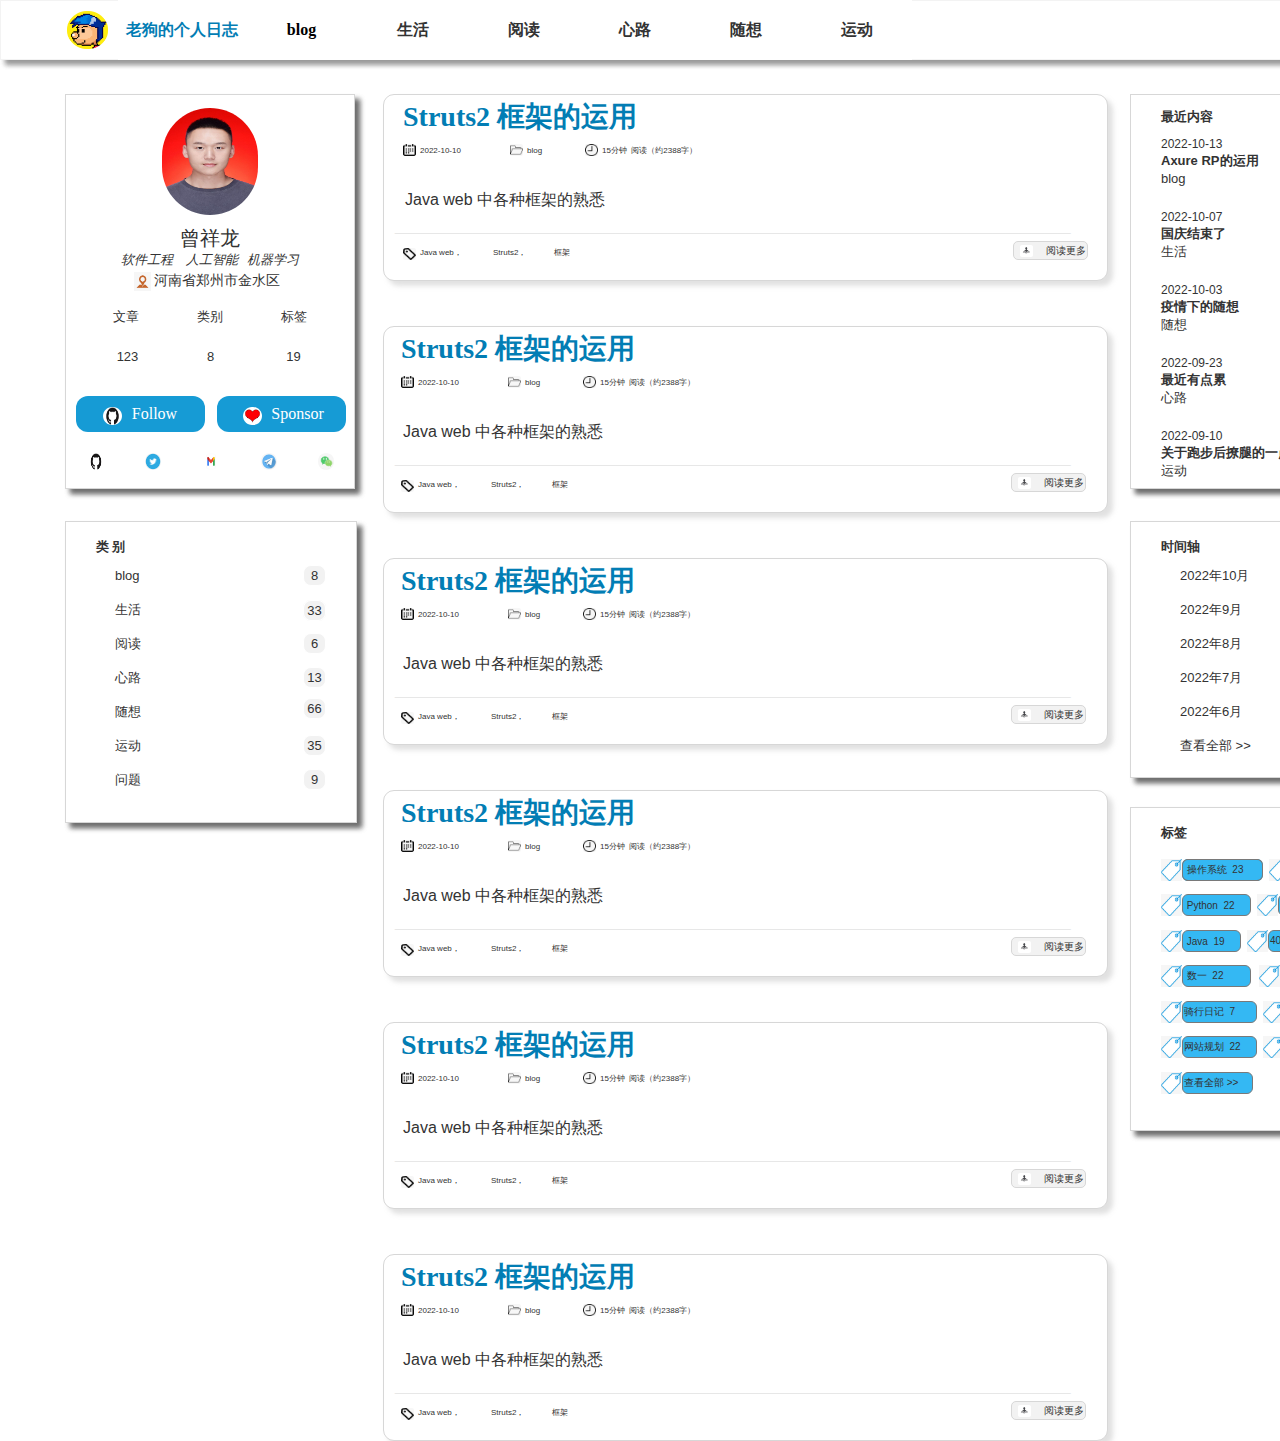
<file: blog原型/生活.html>
﻿<!DOCTYPE html>
<html>
  <head>
    <title>生活</title>
    <meta http-equiv="X-UA-Compatible" content="IE=edge"/>
    <meta http-equiv="content-type" content="text/html; charset=utf-8"/>
    <link href="resources/css/axure_rp_page.css" type="text/css" rel="stylesheet"/>
    <link href="data/styles.css" type="text/css" rel="stylesheet"/>
    <link href="files/生活/styles.css" type="text/css" rel="stylesheet"/>
    <script src="resources/scripts/jquery-3.2.1.min.js"></script>
    <script src="resources/scripts/axure/axQuery.js"></script>
    <script src="resources/scripts/axure/globals.js"></script>
    <script src="resources/scripts/axutils.js"></script>
    <script src="resources/scripts/axure/annotation.js"></script>
    <script src="resources/scripts/axure/axQuery.std.js"></script>
    <script src="resources/scripts/axure/doc.js"></script>
    <script src="resources/scripts/messagecenter.js"></script>
    <script src="resources/scripts/axure/events.js"></script>
    <script src="resources/scripts/axure/recording.js"></script>
    <script src="resources/scripts/axure/action.js"></script>
    <script src="resources/scripts/axure/expr.js"></script>
    <script src="resources/scripts/axure/geometry.js"></script>
    <script src="resources/scripts/axure/flyout.js"></script>
    <script src="resources/scripts/axure/model.js"></script>
    <script src="resources/scripts/axure/repeater.js"></script>
    <script src="resources/scripts/axure/sto.js"></script>
    <script src="resources/scripts/axure/utils.temp.js"></script>
    <script src="resources/scripts/axure/variables.js"></script>
    <script src="resources/scripts/axure/drag.js"></script>
    <script src="resources/scripts/axure/move.js"></script>
    <script src="resources/scripts/axure/visibility.js"></script>
    <script src="resources/scripts/axure/style.js"></script>
    <script src="resources/scripts/axure/adaptive.js"></script>
    <script src="resources/scripts/axure/tree.js"></script>
    <script src="resources/scripts/axure/init.temp.js"></script>
    <script src="resources/scripts/axure/legacy.js"></script>
    <script src="resources/scripts/axure/viewer.js"></script>
    <script src="resources/scripts/axure/math.js"></script>
    <script src="resources/scripts/axure/jquery.nicescroll.min.js"></script>
    <script src="data/document.js"></script>
    <script src="files/生活/data.js"></script>
    <script type="text/javascript">
      $axure.utils.getTransparentGifPath = function() { return 'resources/images/transparent.gif'; };
      $axure.utils.getOtherPath = function() { return 'resources/Other.html'; };
      $axure.utils.getReloadPath = function() { return 'resources/reload.html'; };
    </script>
  </head>
  <body>
    <div id="base" class="">

      <!-- Unnamed (矩形) -->
      <div id="u552" class="ax_default box_1">
        <div id="u552_div" class=""></div>
        <div id="u552_text" class="text " style="display:none; visibility: hidden">
          <p></p>
        </div>
      </div>

      <!-- Unnamed (矩形) -->
      <div id="u553" class="ax_default box_1">
        <div id="u553_div" class=""></div>
        <div id="u553_text" class="text ">
          <p style="font-size:20px;line-height:27px;"><span style="font-family:'华文楷体';font-style:normal;"><br></span></p><p style="font-size:20px;line-height:27px;"><span style="font-family:'华文楷体';font-style:normal;"><br></span></p><p style="font-size:20px;line-height:27px;"><span style="font-family:'华文楷体';font-style:normal;"><br></span></p><p style="font-size:20px;line-height:27px;"><span style="font-family:'华文楷体';font-style:normal;"><br></span></p><p style="font-size:20px;line-height:27px;"><span style="font-family:'华文楷体';font-style:normal;"><br></span></p><p style="font-size:20px;line-height:24px;"><span style="font-family:'华文楷体';font-style:normal;">曾祥龙</span></p><p style="font-size:13px;line-height:20px;"><span style="font-family:'华文楷体 Oblique', '华文楷体 Regular', '华文楷体';font-style:oblique;">软件工程&nbsp; &nbsp; 人工智能&nbsp;&nbsp; 机器学习</span></p><p style="font-size:14px;line-height:20px;"><span style="font-family:'华文宋体';font-style:normal;">&nbsp;&nbsp;&nbsp; 河南省郑州市金水区</span></p><p style="font-size:13px;line-height:12px;"><span style="font-family:'Arial Normal', 'Arial';font-style:normal;"><br></span></p><p style="font-size:13px;line-height:27px;"><span style="font-family:'Arial Normal', 'Arial';font-style:normal;">文章&nbsp; &nbsp; &nbsp; &nbsp; &nbsp; &nbsp; &nbsp; &nbsp; 类别&nbsp; &nbsp; &nbsp; &nbsp; &nbsp; &nbsp; &nbsp; &nbsp; 标签</span></p><p style="font-size:13px;line-height:27px;"><span style="font-family:'Arial Normal', 'Arial';font-style:normal;"><br></span></p><p style="font-size:13px;line-height:27px;"><span style="font-family:'Arial Normal', 'Arial';font-style:normal;"><br></span></p><p style="font-size:13px;line-height:27px;"><span style="font-family:'Arial Normal', 'Arial';font-style:normal;"><br></span></p><p style="font-size:13px;line-height:27px;"><span style="font-family:'Arial Normal', 'Arial';font-style:normal;"><br></span></p><p style="font-size:13px;line-height:27px;"><span style="font-family:'Arial Normal', 'Arial';font-style:normal;"><br></span></p><p style="font-size:13px;line-height:27px;"><span style="font-family:'Arial Normal', 'Arial';font-style:normal;"><br></span></p>
        </div>
      </div>

      <!-- Unnamed (图像) -->
      <div id="u554" class="ax_default image">
        <img id="u554_img" class="img " src="images/首页/u54.svg"/>
        <div id="u554_text" class="text " style="display:none; visibility: hidden">
          <p></p>
        </div>
      </div>

      <!-- Unnamed (图像) -->
      <div id="u555" class="ax_default image">
        <img id="u555_img" class="img " src="images/首页/u55.jpg"/>
        <div id="u555_text" class="text " style="display:none; visibility: hidden">
          <p></p>
        </div>
      </div>

      <!-- Unnamed (图像) -->
      <div id="u556" class="ax_default image">
        <img id="u556_img" class="img " src="images/首页/u8.svg"/>
        <div id="u556_text" class="text " style="display:none; visibility: hidden">
          <p></p>
        </div>
      </div>

      <!-- Unnamed (矩形) -->
      <div id="u557" class="ax_default box_1">
        <div id="u557_div" class=""></div>
        <div id="u557_text" class="text ">
          <p><span>老狗的个人日志</span></p>
        </div>
      </div>

      <!-- Unnamed (矩形) -->
      <div id="u558" class="ax_default box_1">
        <div id="u558_div" class=""></div>
        <div id="u558_text" class="text ">
          <p><span>blog</span></p>
        </div>
      </div>

      <!-- Unnamed (矩形) -->
      <div id="u559" class="ax_default box_1">
        <div id="u559_div" class=""></div>
        <div id="u559_text" class="text ">
          <p><span>生活</span></p>
        </div>
      </div>

      <!-- Unnamed (矩形) -->
      <div id="u560" class="ax_default box_1">
        <div id="u560_div" class=""></div>
        <div id="u560_text" class="text ">
          <p><span>阅读</span></p>
        </div>
      </div>

      <!-- Unnamed (矩形) -->
      <div id="u561" class="ax_default box_1">
        <div id="u561_div" class=""></div>
        <div id="u561_text" class="text ">
          <p><span>心路</span></p>
        </div>
      </div>

      <!-- Unnamed (矩形) -->
      <div id="u562" class="ax_default box_1">
        <div id="u562_div" class=""></div>
        <div id="u562_text" class="text ">
          <p><span>随想</span></p>
        </div>
      </div>

      <!-- Unnamed (矩形) -->
      <div id="u563" class="ax_default box_1">
        <div id="u563_div" class=""></div>
        <div id="u563_text" class="text ">
          <p><span>123</span></p>
        </div>
      </div>

      <!-- Unnamed (矩形) -->
      <div id="u564" class="ax_default box_1">
        <div id="u564_div" class=""></div>
        <div id="u564_text" class="text ">
          <p><span>8</span></p>
        </div>
      </div>

      <!-- Unnamed (矩形) -->
      <div id="u565" class="ax_default box_1">
        <div id="u565_div" class=""></div>
        <div id="u565_text" class="text ">
          <p><span>19</span></p>
        </div>
      </div>

      <!-- Unnamed (矩形) -->
      <div id="u566" class="ax_default primary_button">
        <div id="u566_div" class=""></div>
        <div id="u566_text" class="text ">
          <p><span>&nbsp;&nbsp; &nbsp; &nbsp; Follow</span></p>
        </div>
      </div>

      <!-- Unnamed (矩形) -->
      <div id="u567" class="ax_default primary_button">
        <div id="u567_div" class=""></div>
        <div id="u567_text" class="text ">
          <p><span>&nbsp;&nbsp; &nbsp; &nbsp;&nbsp; Sponsor</span></p>
        </div>
      </div>

      <!-- Unnamed (图像) -->
      <div id="u568" class="ax_default image">
        <img id="u568_img" class="img " src="images/首页/u61.svg"/>
        <div id="u568_text" class="text " style="display:none; visibility: hidden">
          <p></p>
        </div>
      </div>

      <!-- Unnamed (图像) -->
      <div id="u569" class="ax_default image">
        <img id="u569_img" class="img " src="images/首页/u62.svg"/>
        <div id="u569_text" class="text " style="display:none; visibility: hidden">
          <p></p>
        </div>
      </div>

      <!-- Unnamed (图像) -->
      <div id="u570" class="ax_default image">
        <img id="u570_img" class="img " src="images/首页/u63.svg"/>
        <div id="u570_text" class="text " style="display:none; visibility: hidden">
          <p></p>
        </div>
      </div>

      <!-- Unnamed (图像) -->
      <div id="u571" class="ax_default image">
        <img id="u571_img" class="img " src="images/首页/u64.svg"/>
        <div id="u571_text" class="text " style="display:none; visibility: hidden">
          <p></p>
        </div>
      </div>

      <!-- Unnamed (图像) -->
      <div id="u572" class="ax_default image">
        <img id="u572_img" class="img " src="images/首页/u65.svg"/>
        <div id="u572_text" class="text " style="display:none; visibility: hidden">
          <p></p>
        </div>
      </div>

      <!-- Unnamed (图像) -->
      <div id="u573" class="ax_default image">
        <img id="u573_img" class="img " src="images/首页/u66.svg"/>
        <div id="u573_text" class="text " style="display:none; visibility: hidden">
          <p></p>
        </div>
      </div>

      <!-- Unnamed (图像) -->
      <div id="u574" class="ax_default image">
        <img id="u574_img" class="img " src="images/首页/u67.svg"/>
        <div id="u574_text" class="text " style="display:none; visibility: hidden">
          <p></p>
        </div>
      </div>

      <!-- Unnamed (组合) -->
      <div id="u575" class="ax_default" data-left="1130" data-top="94" data-width="290" data-height="395">

        <!-- Unnamed (形状) -->
        <div id="u576" class="ax_default box_1">
          <img id="u576_img" class="img " src="images/首页/u69.svg"/>
          <div id="u576_text" class="text ">
            <p style="line-height:14px;"><span style="font-family:'Arial Normal', 'Arial';font-weight:400;">&nbsp;&nbsp; &nbsp; &nbsp;&nbsp; </span></p><p style="line-height:14px;"><span style="font-family:'Arial Normal', 'Arial';font-weight:400;">&nbsp;&nbsp; &nbsp; &nbsp;&nbsp; </span><span style="font-family:'黑体 Bold', '黑体 Regular', '黑体';font-weight:700;">最近内容</span></p><p style="line-height:14px;"><span style="font-family:'黑体';font-weight:400;"><br></span></p><p style="line-height:14px;"><span style="font-family:'Arial Normal', 'Arial';font-weight:400;">&nbsp;&nbsp; &nbsp; &nbsp;&nbsp; </span></p><p style="line-height:16px;"><span style="font-family:'Arial Normal', 'Arial';font-weight:400;">&nbsp;&nbsp; &nbsp; &nbsp;&nbsp; </span></p><p style="line-height:16px;"><span style="font-family:'Arial Normal', 'Arial';font-weight:400;">&nbsp;&nbsp; &nbsp; &nbsp;&nbsp; </span></p><p style="line-height:16px;"><span style="font-family:'Arial Normal', 'Arial';font-weight:400;"><br></span></p><p style="line-height:16px;"><span style="font-family:'Arial Normal', 'Arial';font-weight:400;">&nbsp;&nbsp; &nbsp; &nbsp;&nbsp; </span></p>
          </div>
        </div>

        <!-- Unnamed (矩形) -->
        <div id="u577" class="ax_default box_1">
          <div id="u577_div" class=""></div>
          <div id="u577_text" class="text ">
            <p><span>Axure RP的运用</span></p>
          </div>
        </div>

        <!-- Unnamed (矩形) -->
        <div id="u578" class="ax_default box_1">
          <div id="u578_div" class=""></div>
          <div id="u578_text" class="text ">
            <p><span>2022-10-13</span></p>
          </div>
        </div>

        <!-- Unnamed (矩形) -->
        <div id="u579" class="ax_default box_1">
          <div id="u579_div" class=""></div>
          <div id="u579_text" class="text ">
            <p><span>blog</span></p>
          </div>
        </div>

        <!-- Unnamed (矩形) -->
        <div id="u580" class="ax_default box_1">
          <div id="u580_div" class=""></div>
          <div id="u580_text" class="text ">
            <p><span>国庆结束了</span></p>
          </div>
        </div>

        <!-- Unnamed (矩形) -->
        <div id="u581" class="ax_default box_1">
          <div id="u581_div" class=""></div>
          <div id="u581_text" class="text ">
            <p><span>2022-10-07</span></p>
          </div>
        </div>

        <!-- Unnamed (矩形) -->
        <div id="u582" class="ax_default box_1">
          <div id="u582_div" class=""></div>
          <div id="u582_text" class="text ">
            <p><span>生活</span></p>
          </div>
        </div>

        <!-- Unnamed (矩形) -->
        <div id="u583" class="ax_default box_1">
          <div id="u583_div" class=""></div>
          <div id="u583_text" class="text ">
            <p><span>疫情下的随想</span></p>
          </div>
        </div>

        <!-- Unnamed (矩形) -->
        <div id="u584" class="ax_default box_1">
          <div id="u584_div" class=""></div>
          <div id="u584_text" class="text ">
            <p><span>2022-10-03</span></p>
          </div>
        </div>

        <!-- Unnamed (矩形) -->
        <div id="u585" class="ax_default box_1">
          <div id="u585_div" class=""></div>
          <div id="u585_text" class="text ">
            <p><span>随想</span></p>
          </div>
        </div>

        <!-- Unnamed (矩形) -->
        <div id="u586" class="ax_default box_1">
          <div id="u586_div" class=""></div>
          <div id="u586_text" class="text ">
            <p><span>最近有点累</span></p>
          </div>
        </div>

        <!-- Unnamed (矩形) -->
        <div id="u587" class="ax_default box_1">
          <div id="u587_div" class=""></div>
          <div id="u587_text" class="text ">
            <p><span>2022-09-23</span></p>
          </div>
        </div>

        <!-- Unnamed (矩形) -->
        <div id="u588" class="ax_default box_1">
          <div id="u588_div" class=""></div>
          <div id="u588_text" class="text ">
            <p><span>心路</span></p>
          </div>
        </div>

        <!-- Unnamed (矩形) -->
        <div id="u589" class="ax_default box_1">
          <div id="u589_div" class=""></div>
          <div id="u589_text" class="text ">
            <p><span>关于跑步后撩腿的一点思考</span></p>
          </div>
        </div>

        <!-- Unnamed (矩形) -->
        <div id="u590" class="ax_default box_1">
          <div id="u590_div" class=""></div>
          <div id="u590_text" class="text ">
            <p><span>2022-09-10</span></p>
          </div>
        </div>

        <!-- Unnamed (矩形) -->
        <div id="u591" class="ax_default box_1">
          <div id="u591_div" class=""></div>
          <div id="u591_text" class="text ">
            <p><span>运动</span></p>
          </div>
        </div>
      </div>

      <!-- Unnamed (矩形) -->
      <div id="u592" class="ax_default box_1">
        <div id="u592_div" class=""></div>
        <div id="u592_text" class="text ">
          <p><span>运动</span></p>
        </div>
      </div>

      <!-- Unnamed (矩形) -->
      <div id="u593" class="ax_default box_1">
        <div id="u593_div" class=""></div>
        <div id="u593_text" class="text " style="display:none; visibility: hidden">
          <p></p>
        </div>
      </div>

      <!-- Unnamed (图像) -->
      <div id="u594" class="ax_default image">
        <img id="u594_img" class="img " src="images/首页/u11.svg"/>
        <div id="u594_text" class="text " style="display:none; visibility: hidden">
          <p></p>
        </div>
      </div>

      <!-- Unnamed (矩形) -->
      <div id="u595" class="ax_default box_1">
        <div id="u595_div" class=""></div>
        <div id="u595_text" class="text " style="display:none; visibility: hidden">
          <p></p>
        </div>
      </div>

      <!-- Unnamed (图像) -->
      <div id="u596" class="ax_default image">
        <img id="u596_img" class="img " src="images/首页/u13.svg"/>
        <div id="u596_text" class="text " style="display:none; visibility: hidden">
          <p></p>
        </div>
      </div>

      <!-- Unnamed (矩形) -->
      <div id="u597" class="ax_default box_1">
        <div id="u597_div" class=""></div>
        <div id="u597_text" class="text " style="display:none; visibility: hidden">
          <p></p>
        </div>
      </div>

      <!-- Unnamed (图像) -->
      <div id="u598" class="ax_default image">
        <img id="u598_img" class="img " src="images/首页/u52.svg"/>
        <div id="u598_text" class="text " style="display:none; visibility: hidden">
          <p></p>
        </div>
      </div>

      <!-- Unnamed (矩形) -->
      <div id="u599" class="ax_default box_1">
        <div id="u599_div" class=""></div>
        <div id="u599_text" class="text ">
          <p><span style="font-family:'Arial Normal', 'Arial';font-weight:400;"><br></span></p><p><span style="font-family:'Arial Normal', 'Arial';font-weight:400;">&nbsp;&nbsp; &nbsp; &nbsp;&nbsp; </span><span style="font-family:'黑体 Bold', '黑体 Regular', '黑体';font-weight:700;">类 别</span></p>
        </div>
      </div>

      <!-- Unnamed (矩形) -->
      <div id="u600" class="ax_default box_1">
        <div id="u600_div" class=""></div>
        <div id="u600_text" class="text ">
          <p><span>blog</span></p>
        </div>
      </div>

      <!-- Unnamed (矩形) -->
      <div id="u601" class="ax_default box_1">
        <div id="u601_div" class=""></div>
        <div id="u601_text" class="text ">
          <p><span>8</span></p>
        </div>
      </div>

      <!-- Unnamed (矩形) -->
      <div id="u602" class="ax_default box_1">
        <div id="u602_div" class=""></div>
        <div id="u602_text" class="text ">
          <p><span>生活</span></p>
        </div>
      </div>

      <!-- Unnamed (形状) -->
      <div id="u603" class="ax_default box_1">
        <img id="u603_img" class="img " src="images/首页/u89.svg"/>
        <div id="u603_text" class="text ">
          <p><span>33</span></p>
        </div>
      </div>

      <!-- Unnamed (矩形) -->
      <div id="u604" class="ax_default box_1">
        <div id="u604_div" class=""></div>
        <div id="u604_text" class="text ">
          <p><span>阅读</span></p>
        </div>
      </div>

      <!-- Unnamed (矩形) -->
      <div id="u605" class="ax_default box_1">
        <div id="u605_div" class=""></div>
        <div id="u605_text" class="text ">
          <p><span>6</span></p>
        </div>
      </div>

      <!-- Unnamed (矩形) -->
      <div id="u606" class="ax_default box_1">
        <div id="u606_div" class=""></div>
        <div id="u606_text" class="text ">
          <p><span>心路</span></p>
        </div>
      </div>

      <!-- Unnamed (矩形) -->
      <div id="u607" class="ax_default box_1">
        <div id="u607_div" class=""></div>
        <div id="u607_text" class="text ">
          <p><span>13</span></p>
        </div>
      </div>

      <!-- Unnamed (矩形) -->
      <div id="u608" class="ax_default box_1">
        <div id="u608_div" class=""></div>
        <div id="u608_text" class="text ">
          <p><span>随想</span></p>
        </div>
      </div>

      <!-- Unnamed (矩形) -->
      <div id="u609" class="ax_default box_1">
        <div id="u609_div" class=""></div>
        <div id="u609_text" class="text ">
          <p><span>66</span></p>
        </div>
      </div>

      <!-- Unnamed (矩形) -->
      <div id="u610" class="ax_default box_1">
        <div id="u610_div" class=""></div>
        <div id="u610_text" class="text ">
          <p><span>运动</span></p>
        </div>
      </div>

      <!-- Unnamed (矩形) -->
      <div id="u611" class="ax_default box_1">
        <div id="u611_div" class=""></div>
        <div id="u611_text" class="text ">
          <p><span>35</span></p>
        </div>
      </div>

      <!-- Unnamed (矩形) -->
      <div id="u612" class="ax_default box_1">
        <div id="u612_div" class=""></div>
        <div id="u612_text" class="text ">
          <p><span>问题</span></p>
        </div>
      </div>

      <!-- Unnamed (矩形) -->
      <div id="u613" class="ax_default box_1">
        <div id="u613_div" class=""></div>
        <div id="u613_text" class="text ">
          <p><span>9</span></p>
        </div>
      </div>

      <!-- Unnamed (矩形) -->
      <div id="u614" class="ax_default box_1">
        <div id="u614_div" class=""></div>
        <div id="u614_text" class="text ">
          <p><span style="font-family:'Arial Normal', 'Arial';font-weight:400;"><br></span></p><p><span style="font-family:'Arial Normal', 'Arial';font-weight:400;">&nbsp;&nbsp; &nbsp; &nbsp;&nbsp; </span><span style="font-family:'黑体 Bold', '黑体 Regular', '黑体';font-weight:700;">时间轴</span></p>
        </div>
      </div>

      <!-- Unnamed (矩形) -->
      <div id="u615" class="ax_default box_1">
        <div id="u615_div" class=""></div>
        <div id="u615_text" class="text ">
          <p><span>2022年10月</span></p>
        </div>
      </div>

      <!-- Unnamed (矩形) -->
      <div id="u616" class="ax_default box_1">
        <div id="u616_div" class=""></div>
        <div id="u616_text" class="text ">
          <p><span>3</span></p>
        </div>
      </div>

      <!-- Unnamed (矩形) -->
      <div id="u617" class="ax_default box_1">
        <div id="u617_div" class=""></div>
        <div id="u617_text" class="text ">
          <p><span>2022年9月</span></p>
        </div>
      </div>

      <!-- Unnamed (形状) -->
      <div id="u618" class="ax_default box_1">
        <img id="u618_img" class="img " src="images/首页/u89.svg"/>
        <div id="u618_text" class="text ">
          <p><span>6</span></p>
        </div>
      </div>

      <!-- Unnamed (矩形) -->
      <div id="u619" class="ax_default box_1">
        <div id="u619_div" class=""></div>
        <div id="u619_text" class="text ">
          <p><span>2022年8月</span></p>
        </div>
      </div>

      <!-- Unnamed (矩形) -->
      <div id="u620" class="ax_default box_1">
        <div id="u620_div" class=""></div>
        <div id="u620_text" class="text ">
          <p><span>8</span></p>
        </div>
      </div>

      <!-- Unnamed (矩形) -->
      <div id="u621" class="ax_default box_1">
        <div id="u621_div" class=""></div>
        <div id="u621_text" class="text ">
          <p><span>2022年7月</span></p>
        </div>
      </div>

      <!-- Unnamed (矩形) -->
      <div id="u622" class="ax_default box_1">
        <div id="u622_div" class=""></div>
        <div id="u622_text" class="text ">
          <p><span>13</span></p>
        </div>
      </div>

      <!-- Unnamed (矩形) -->
      <div id="u623" class="ax_default box_1">
        <div id="u623_div" class=""></div>
        <div id="u623_text" class="text ">
          <p><span>2022年6月</span></p>
        </div>
      </div>

      <!-- Unnamed (矩形) -->
      <div id="u624" class="ax_default box_1">
        <div id="u624_div" class=""></div>
        <div id="u624_text" class="text ">
          <p><span>22</span></p>
        </div>
      </div>

      <!-- Unnamed (矩形) -->
      <div id="u625" class="ax_default box_1">
        <div id="u625_div" class=""></div>
        <div id="u625_text" class="text ">
          <p><span>查看全部 &gt;&gt;</span></p>
        </div>
      </div>

      <!-- Unnamed (矩形) -->
      <div id="u626" class="ax_default box_1">
        <div id="u626_div" class=""></div>
        <div id="u626_text" class="text ">
          <p><span style="font-family:'Arial Normal', 'Arial';font-weight:400;"><br></span></p><p><span style="font-family:'Arial Normal', 'Arial';font-weight:400;">&nbsp;&nbsp; &nbsp; &nbsp;&nbsp; </span><span style="font-family:'黑体 Bold', '黑体 Regular', '黑体';font-weight:700;">标签</span></p>
        </div>
      </div>

      <!-- Unnamed (矩形) -->
      <div id="u627" class="ax_default box_1">
        <div id="u627_div" class=""></div>
        <div id="u627_text" class="text ">
          <p><span>&nbsp;操作系统&nbsp; 23 </span></p>
        </div>
      </div>

      <!-- Unnamed (图像) -->
      <div id="u628" class="ax_default image">
        <img id="u628_img" class="img " src="images/首页/u114.jpg"/>
        <div id="u628_text" class="text " style="display:none; visibility: hidden">
          <p></p>
        </div>
      </div>

      <!-- Unnamed (矩形) -->
      <div id="u629" class="ax_default box_1">
        <div id="u629_div" class=""></div>
        <div id="u629_text" class="text ">
          <p><span>&nbsp;计算机组成原理&nbsp; 14 </span></p>
        </div>
      </div>

      <!-- Unnamed (图像) -->
      <div id="u630" class="ax_default image">
        <img id="u630_img" class="img " src="images/首页/u114.jpg"/>
        <div id="u630_text" class="text " style="display:none; visibility: hidden">
          <p></p>
        </div>
      </div>

      <!-- Unnamed (矩形) -->
      <div id="u631" class="ax_default box_1">
        <div id="u631_div" class=""></div>
        <div id="u631_text" class="text ">
          <p><span>&nbsp;Python&nbsp; 22 </span></p>
        </div>
      </div>

      <!-- Unnamed (图像) -->
      <div id="u632" class="ax_default image">
        <img id="u632_img" class="img " src="images/首页/u114.jpg"/>
        <div id="u632_text" class="text " style="display:none; visibility: hidden">
          <p></p>
        </div>
      </div>

      <!-- Unnamed (矩形) -->
      <div id="u633" class="ax_default box_1">
        <div id="u633_div" class=""></div>
        <div id="u633_text" class="text ">
          <p><span>&nbsp;计网&nbsp; 6 </span></p>
        </div>
      </div>

      <!-- Unnamed (图像) -->
      <div id="u634" class="ax_default image">
        <img id="u634_img" class="img " src="images/首页/u114.jpg"/>
        <div id="u634_text" class="text " style="display:none; visibility: hidden">
          <p></p>
        </div>
      </div>

      <!-- Unnamed (矩形) -->
      <div id="u635" class="ax_default box_1">
        <div id="u635_div" class=""></div>
        <div id="u635_text" class="text ">
          <p><span>&nbsp;AI&nbsp; 23 </span></p>
        </div>
      </div>

      <!-- Unnamed (图像) -->
      <div id="u636" class="ax_default image">
        <img id="u636_img" class="img " src="images/首页/u114.jpg"/>
        <div id="u636_text" class="text " style="display:none; visibility: hidden">
          <p></p>
        </div>
      </div>

      <!-- Unnamed (矩形) -->
      <div id="u637" class="ax_default box_1">
        <div id="u637_div" class=""></div>
        <div id="u637_text" class="text ">
          <p><span>&nbsp;Java&nbsp; 19 </span></p>
        </div>
      </div>

      <!-- Unnamed (图像) -->
      <div id="u638" class="ax_default image">
        <img id="u638_img" class="img " src="images/首页/u114.jpg"/>
        <div id="u638_text" class="text " style="display:none; visibility: hidden">
          <p></p>
        </div>
      </div>

      <!-- Unnamed (矩形) -->
      <div id="u639" class="ax_default box_1">
        <div id="u639_div" class=""></div>
        <div id="u639_text" class="text ">
          <p><span>408大纲分析&nbsp; 14 </span></p>
        </div>
      </div>

      <!-- Unnamed (图像) -->
      <div id="u640" class="ax_default image">
        <img id="u640_img" class="img " src="images/首页/u114.jpg"/>
        <div id="u640_text" class="text " style="display:none; visibility: hidden">
          <p></p>
        </div>
      </div>

      <!-- Unnamed (矩形) -->
      <div id="u641" class="ax_default box_1">
        <div id="u641_div" class=""></div>
        <div id="u641_text" class="text ">
          <p><span>&nbsp;数一&nbsp; 22 </span></p>
        </div>
      </div>

      <!-- Unnamed (图像) -->
      <div id="u642" class="ax_default image">
        <img id="u642_img" class="img " src="images/首页/u114.jpg"/>
        <div id="u642_text" class="text " style="display:none; visibility: hidden">
          <p></p>
        </div>
      </div>

      <!-- Unnamed (矩形) -->
      <div id="u643" class="ax_default box_1">
        <div id="u643_div" class=""></div>
        <div id="u643_text" class="text ">
          <p><span>&nbsp;跑步&nbsp; 6 </span></p>
        </div>
      </div>

      <!-- Unnamed (图像) -->
      <div id="u644" class="ax_default image">
        <img id="u644_img" class="img " src="images/首页/u114.jpg"/>
        <div id="u644_text" class="text " style="display:none; visibility: hidden">
          <p></p>
        </div>
      </div>

      <!-- Unnamed (矩形) -->
      <div id="u645" class="ax_default box_1">
        <div id="u645_div" class=""></div>
        <div id="u645_text" class="text ">
          <p><span>骑行日记&nbsp; 7 </span></p>
        </div>
      </div>

      <!-- Unnamed (图像) -->
      <div id="u646" class="ax_default image">
        <img id="u646_img" class="img " src="images/首页/u114.jpg"/>
        <div id="u646_text" class="text " style="display:none; visibility: hidden">
          <p></p>
        </div>
      </div>

      <!-- Unnamed (矩形) -->
      <div id="u647" class="ax_default box_1">
        <div id="u647_div" class=""></div>
        <div id="u647_text" class="text ">
          <p><span>一研为定&nbsp;&nbsp; 5</span></p>
        </div>
      </div>

      <!-- Unnamed (图像) -->
      <div id="u648" class="ax_default image">
        <img id="u648_img" class="img " src="images/首页/u114.jpg"/>
        <div id="u648_text" class="text " style="display:none; visibility: hidden">
          <p></p>
        </div>
      </div>

      <!-- Unnamed (矩形) -->
      <div id="u649" class="ax_default box_1">
        <div id="u649_div" class=""></div>
        <div id="u649_text" class="text ">
          <p><span>网站规划&nbsp; 22 </span></p>
        </div>
      </div>

      <!-- Unnamed (图像) -->
      <div id="u650" class="ax_default image">
        <img id="u650_img" class="img " src="images/首页/u114.jpg"/>
        <div id="u650_text" class="text " style="display:none; visibility: hidden">
          <p></p>
        </div>
      </div>

      <!-- Unnamed (矩形) -->
      <div id="u651" class="ax_default box_1">
        <div id="u651_div" class=""></div>
        <div id="u651_text" class="text ">
          <p><span>&nbsp;机器学习&nbsp; 6 </span></p>
        </div>
      </div>

      <!-- Unnamed (图像) -->
      <div id="u652" class="ax_default image">
        <img id="u652_img" class="img " src="images/首页/u114.jpg"/>
        <div id="u652_text" class="text " style="display:none; visibility: hidden">
          <p></p>
        </div>
      </div>

      <!-- Unnamed (矩形) -->
      <div id="u653" class="ax_default box_1">
        <div id="u653_div" class=""></div>
        <div id="u653_text" class="text ">
          <p><span>查看全部 &gt;&gt;</span></p>
        </div>
      </div>

      <!-- Unnamed (图像) -->
      <div id="u654" class="ax_default image">
        <img id="u654_img" class="img " src="images/首页/u114.jpg"/>
        <div id="u654_text" class="text " style="display:none; visibility: hidden">
          <p></p>
        </div>
      </div>

      <!-- Unnamed (文章2) -->

      <!-- Unnamed (矩形) -->
      <div id="u656" class="ax_default box_1">
        <div id="u656_div" class=""></div>
        <div id="u656_text" class="text ">
          <p><span style="color:#027DB4;"><br></span></p><p><span style="color:#027DB4;"><br></span></p><p><span style="color:#027DB4;"><br></span></p><p><span style="color:#027DB4;"><br></span></p><p><span style="color:#027DB4;"><br></span></p><p><span style="color:#027DB4;"><br></span></p><p><span style="color:#027DB4;"><br></span></p><p><span style="color:#027DB4;"><br></span></p><p><span style="color:#027DB4;">&nbsp;&nbsp; </span><span style="color:#D7D7D7;">————————————————————————————————————————————————————</span></p>
        </div>
      </div>

      <!-- Unnamed (图像) -->
      <div id="u657" class="ax_default image">
        <img id="u657_img" class="img " src="images/blog/u246.svg"/>
        <div id="u657_text" class="text " style="display:none; visibility: hidden">
          <p></p>
        </div>
      </div>

      <!-- Unnamed (矩形) -->
      <div id="u658" class="ax_default box_1">
        <div id="u658_div" class=""></div>
        <div id="u658_text" class="text ">
          <p><span>2022-10-10</span></p>
        </div>
      </div>

      <!-- Unnamed (图像) -->
      <div id="u659" class="ax_default image">
        <img id="u659_img" class="img " src="images/blog/u248.svg"/>
        <div id="u659_text" class="text " style="display:none; visibility: hidden">
          <p></p>
        </div>
      </div>

      <!-- Unnamed (矩形) -->
      <div id="u660" class="ax_default box_1">
        <div id="u660_div" class=""></div>
        <div id="u660_text" class="text ">
          <p><span>blog</span></p>
        </div>
      </div>

      <!-- Unnamed (图像) -->
      <div id="u661" class="ax_default image">
        <img id="u661_img" class="img " src="images/blog/u250.svg"/>
        <div id="u661_text" class="text " style="display:none; visibility: hidden">
          <p></p>
        </div>
      </div>

      <!-- Unnamed (矩形) -->
      <div id="u662" class="ax_default box_1">
        <div id="u662_div" class=""></div>
        <div id="u662_text" class="text ">
          <p><span>15分钟&nbsp; 阅读（约2388字）</span></p>
        </div>
      </div>

      <!-- Unnamed (矩形) -->
      <div id="u663" class="ax_default box_1">
        <div id="u663_div" class=""></div>
        <div id="u663_text" class="text ">
          <p><span>Struts2 框架的运用</span></p>
        </div>
      </div>

      <!-- Unnamed (矩形) -->
      <div id="u664" class="ax_default box_1">
        <div id="u664_div" class=""></div>
        <div id="u664_text" class="text ">
          <p><span>Java web 中各种框架的熟悉</span></p>
        </div>
      </div>

      <!-- Unnamed (图像) -->
      <div id="u665" class="ax_default image">
        <img id="u665_img" class="img " src="images/blog/u254.svg"/>
        <div id="u665_text" class="text " style="display:none; visibility: hidden">
          <p></p>
        </div>
      </div>

      <!-- Unnamed (矩形) -->
      <div id="u666" class="ax_default box_1">
        <div id="u666_div" class=""></div>
        <div id="u666_text" class="text ">
          <p><span>Java web，</span></p>
        </div>
      </div>

      <!-- Unnamed (矩形) -->
      <div id="u667" class="ax_default box_1">
        <div id="u667_div" class=""></div>
        <div id="u667_text" class="text ">
          <p><span>Struts2，</span></p>
        </div>
      </div>

      <!-- Unnamed (矩形) -->
      <div id="u668" class="ax_default box_1">
        <div id="u668_div" class=""></div>
        <div id="u668_text" class="text ">
          <p><span>框架</span></p>
        </div>
      </div>

      <!-- Unnamed (矩形) -->
      <div id="u669" class="ax_default button">
        <div id="u669_div" class=""></div>
        <div id="u669_text" class="text ">
          <p><span>阅读更多</span></p>
        </div>
      </div>

      <!-- Unnamed (图像) -->
      <div id="u670" class="ax_default image">
        <img id="u670_img" class="img " src="images/blog/u259.svg"/>
        <div id="u670_text" class="text " style="display:none; visibility: hidden">
          <p></p>
        </div>
      </div>

      <!-- Unnamed (矩形) -->
      <div id="u671" class="ax_default box_1">
        <div id="u671_div" class=""></div>
        <div id="u671_text" class="text ">
          <p><span style="color:#027DB4;"><br></span></p><p><span style="color:#027DB4;"><br></span></p><p><span style="color:#027DB4;"><br></span></p><p><span style="color:#027DB4;"><br></span></p><p><span style="color:#027DB4;"><br></span></p><p><span style="color:#027DB4;"><br></span></p><p><span style="color:#027DB4;"><br></span></p><p><span style="color:#027DB4;"><br></span></p><p><span style="color:#027DB4;">&nbsp;&nbsp; </span><span style="color:#D7D7D7;">————————————————————————————————————————————————————</span></p>
        </div>
      </div>

      <!-- Unnamed (图像) -->
      <div id="u672" class="ax_default image">
        <img id="u672_img" class="img " src="images/blog/u246.svg"/>
        <div id="u672_text" class="text " style="display:none; visibility: hidden">
          <p></p>
        </div>
      </div>

      <!-- Unnamed (矩形) -->
      <div id="u673" class="ax_default box_1">
        <div id="u673_div" class=""></div>
        <div id="u673_text" class="text ">
          <p><span>2022-10-10</span></p>
        </div>
      </div>

      <!-- Unnamed (图像) -->
      <div id="u674" class="ax_default image">
        <img id="u674_img" class="img " src="images/blog/u248.svg"/>
        <div id="u674_text" class="text " style="display:none; visibility: hidden">
          <p></p>
        </div>
      </div>

      <!-- Unnamed (矩形) -->
      <div id="u675" class="ax_default box_1">
        <div id="u675_div" class=""></div>
        <div id="u675_text" class="text ">
          <p><span>blog</span></p>
        </div>
      </div>

      <!-- Unnamed (图像) -->
      <div id="u676" class="ax_default image">
        <img id="u676_img" class="img " src="images/blog/u250.svg"/>
        <div id="u676_text" class="text " style="display:none; visibility: hidden">
          <p></p>
        </div>
      </div>

      <!-- Unnamed (矩形) -->
      <div id="u677" class="ax_default box_1">
        <div id="u677_div" class=""></div>
        <div id="u677_text" class="text ">
          <p><span>15分钟&nbsp; 阅读（约2388字）</span></p>
        </div>
      </div>

      <!-- Unnamed (矩形) -->
      <div id="u678" class="ax_default box_1">
        <div id="u678_div" class=""></div>
        <div id="u678_text" class="text ">
          <p><span>Struts2 框架的运用</span></p>
        </div>
      </div>

      <!-- Unnamed (矩形) -->
      <div id="u679" class="ax_default box_1">
        <div id="u679_div" class=""></div>
        <div id="u679_text" class="text ">
          <p><span>Java web 中各种框架的熟悉</span></p>
        </div>
      </div>

      <!-- Unnamed (图像) -->
      <div id="u680" class="ax_default image">
        <img id="u680_img" class="img " src="images/blog/u254.svg"/>
        <div id="u680_text" class="text " style="display:none; visibility: hidden">
          <p></p>
        </div>
      </div>

      <!-- Unnamed (矩形) -->
      <div id="u681" class="ax_default box_1">
        <div id="u681_div" class=""></div>
        <div id="u681_text" class="text ">
          <p><span>Java web，</span></p>
        </div>
      </div>

      <!-- Unnamed (矩形) -->
      <div id="u682" class="ax_default box_1">
        <div id="u682_div" class=""></div>
        <div id="u682_text" class="text ">
          <p><span>Struts2，</span></p>
        </div>
      </div>

      <!-- Unnamed (矩形) -->
      <div id="u683" class="ax_default box_1">
        <div id="u683_div" class=""></div>
        <div id="u683_text" class="text ">
          <p><span>框架</span></p>
        </div>
      </div>

      <!-- Unnamed (矩形) -->
      <div id="u684" class="ax_default button">
        <div id="u684_div" class=""></div>
        <div id="u684_text" class="text ">
          <p><span>阅读更多</span></p>
        </div>
      </div>

      <!-- Unnamed (图像) -->
      <div id="u685" class="ax_default image">
        <img id="u685_img" class="img " src="images/blog/u259.svg"/>
        <div id="u685_text" class="text " style="display:none; visibility: hidden">
          <p></p>
        </div>
      </div>

      <!-- Unnamed (矩形) -->
      <div id="u686" class="ax_default box_1">
        <div id="u686_div" class=""></div>
        <div id="u686_text" class="text ">
          <p><span style="color:#027DB4;"><br></span></p><p><span style="color:#027DB4;"><br></span></p><p><span style="color:#027DB4;"><br></span></p><p><span style="color:#027DB4;"><br></span></p><p><span style="color:#027DB4;"><br></span></p><p><span style="color:#027DB4;"><br></span></p><p><span style="color:#027DB4;"><br></span></p><p><span style="color:#027DB4;"><br></span></p><p><span style="color:#027DB4;">&nbsp;&nbsp; </span><span style="color:#D7D7D7;">————————————————————————————————————————————————————</span></p>
        </div>
      </div>

      <!-- Unnamed (图像) -->
      <div id="u687" class="ax_default image">
        <img id="u687_img" class="img " src="images/blog/u246.svg"/>
        <div id="u687_text" class="text " style="display:none; visibility: hidden">
          <p></p>
        </div>
      </div>

      <!-- Unnamed (矩形) -->
      <div id="u688" class="ax_default box_1">
        <div id="u688_div" class=""></div>
        <div id="u688_text" class="text ">
          <p><span>2022-10-10</span></p>
        </div>
      </div>

      <!-- Unnamed (图像) -->
      <div id="u689" class="ax_default image">
        <img id="u689_img" class="img " src="images/blog/u248.svg"/>
        <div id="u689_text" class="text " style="display:none; visibility: hidden">
          <p></p>
        </div>
      </div>

      <!-- Unnamed (矩形) -->
      <div id="u690" class="ax_default box_1">
        <div id="u690_div" class=""></div>
        <div id="u690_text" class="text ">
          <p><span>blog</span></p>
        </div>
      </div>

      <!-- Unnamed (图像) -->
      <div id="u691" class="ax_default image">
        <img id="u691_img" class="img " src="images/blog/u250.svg"/>
        <div id="u691_text" class="text " style="display:none; visibility: hidden">
          <p></p>
        </div>
      </div>

      <!-- Unnamed (矩形) -->
      <div id="u692" class="ax_default box_1">
        <div id="u692_div" class=""></div>
        <div id="u692_text" class="text ">
          <p><span>15分钟&nbsp; 阅读（约2388字）</span></p>
        </div>
      </div>

      <!-- Unnamed (矩形) -->
      <div id="u693" class="ax_default box_1">
        <div id="u693_div" class=""></div>
        <div id="u693_text" class="text ">
          <p><span>Struts2 框架的运用</span></p>
        </div>
      </div>

      <!-- Unnamed (矩形) -->
      <div id="u694" class="ax_default box_1">
        <div id="u694_div" class=""></div>
        <div id="u694_text" class="text ">
          <p><span>Java web 中各种框架的熟悉</span></p>
        </div>
      </div>

      <!-- Unnamed (图像) -->
      <div id="u695" class="ax_default image">
        <img id="u695_img" class="img " src="images/blog/u254.svg"/>
        <div id="u695_text" class="text " style="display:none; visibility: hidden">
          <p></p>
        </div>
      </div>

      <!-- Unnamed (矩形) -->
      <div id="u696" class="ax_default box_1">
        <div id="u696_div" class=""></div>
        <div id="u696_text" class="text ">
          <p><span>Java web，</span></p>
        </div>
      </div>

      <!-- Unnamed (矩形) -->
      <div id="u697" class="ax_default box_1">
        <div id="u697_div" class=""></div>
        <div id="u697_text" class="text ">
          <p><span>Struts2，</span></p>
        </div>
      </div>

      <!-- Unnamed (矩形) -->
      <div id="u698" class="ax_default box_1">
        <div id="u698_div" class=""></div>
        <div id="u698_text" class="text ">
          <p><span>框架</span></p>
        </div>
      </div>

      <!-- Unnamed (矩形) -->
      <div id="u699" class="ax_default button">
        <div id="u699_div" class=""></div>
        <div id="u699_text" class="text ">
          <p><span>阅读更多</span></p>
        </div>
      </div>

      <!-- Unnamed (图像) -->
      <div id="u700" class="ax_default image">
        <img id="u700_img" class="img " src="images/blog/u259.svg"/>
        <div id="u700_text" class="text " style="display:none; visibility: hidden">
          <p></p>
        </div>
      </div>

      <!-- Unnamed (矩形) -->
      <div id="u701" class="ax_default box_1">
        <div id="u701_div" class=""></div>
        <div id="u701_text" class="text ">
          <p><span style="color:#027DB4;"><br></span></p><p><span style="color:#027DB4;"><br></span></p><p><span style="color:#027DB4;"><br></span></p><p><span style="color:#027DB4;"><br></span></p><p><span style="color:#027DB4;"><br></span></p><p><span style="color:#027DB4;"><br></span></p><p><span style="color:#027DB4;"><br></span></p><p><span style="color:#027DB4;"><br></span></p><p><span style="color:#027DB4;">&nbsp;&nbsp; </span><span style="color:#D7D7D7;">————————————————————————————————————————————————————</span></p>
        </div>
      </div>

      <!-- Unnamed (图像) -->
      <div id="u702" class="ax_default image">
        <img id="u702_img" class="img " src="images/blog/u246.svg"/>
        <div id="u702_text" class="text " style="display:none; visibility: hidden">
          <p></p>
        </div>
      </div>

      <!-- Unnamed (矩形) -->
      <div id="u703" class="ax_default box_1">
        <div id="u703_div" class=""></div>
        <div id="u703_text" class="text ">
          <p><span>2022-10-10</span></p>
        </div>
      </div>

      <!-- Unnamed (图像) -->
      <div id="u704" class="ax_default image">
        <img id="u704_img" class="img " src="images/blog/u248.svg"/>
        <div id="u704_text" class="text " style="display:none; visibility: hidden">
          <p></p>
        </div>
      </div>

      <!-- Unnamed (矩形) -->
      <div id="u705" class="ax_default box_1">
        <div id="u705_div" class=""></div>
        <div id="u705_text" class="text ">
          <p><span>blog</span></p>
        </div>
      </div>

      <!-- Unnamed (图像) -->
      <div id="u706" class="ax_default image">
        <img id="u706_img" class="img " src="images/blog/u250.svg"/>
        <div id="u706_text" class="text " style="display:none; visibility: hidden">
          <p></p>
        </div>
      </div>

      <!-- Unnamed (矩形) -->
      <div id="u707" class="ax_default box_1">
        <div id="u707_div" class=""></div>
        <div id="u707_text" class="text ">
          <p><span>15分钟&nbsp; 阅读（约2388字）</span></p>
        </div>
      </div>

      <!-- Unnamed (矩形) -->
      <div id="u708" class="ax_default box_1">
        <div id="u708_div" class=""></div>
        <div id="u708_text" class="text ">
          <p><span>Struts2 框架的运用</span></p>
        </div>
      </div>

      <!-- Unnamed (矩形) -->
      <div id="u709" class="ax_default box_1">
        <div id="u709_div" class=""></div>
        <div id="u709_text" class="text ">
          <p><span>Java web 中各种框架的熟悉</span></p>
        </div>
      </div>

      <!-- Unnamed (图像) -->
      <div id="u710" class="ax_default image">
        <img id="u710_img" class="img " src="images/blog/u254.svg"/>
        <div id="u710_text" class="text " style="display:none; visibility: hidden">
          <p></p>
        </div>
      </div>

      <!-- Unnamed (矩形) -->
      <div id="u711" class="ax_default box_1">
        <div id="u711_div" class=""></div>
        <div id="u711_text" class="text ">
          <p><span>Java web，</span></p>
        </div>
      </div>

      <!-- Unnamed (矩形) -->
      <div id="u712" class="ax_default box_1">
        <div id="u712_div" class=""></div>
        <div id="u712_text" class="text ">
          <p><span>Struts2，</span></p>
        </div>
      </div>

      <!-- Unnamed (矩形) -->
      <div id="u713" class="ax_default box_1">
        <div id="u713_div" class=""></div>
        <div id="u713_text" class="text ">
          <p><span>框架</span></p>
        </div>
      </div>

      <!-- Unnamed (矩形) -->
      <div id="u714" class="ax_default button">
        <div id="u714_div" class=""></div>
        <div id="u714_text" class="text ">
          <p><span>阅读更多</span></p>
        </div>
      </div>

      <!-- Unnamed (图像) -->
      <div id="u715" class="ax_default image">
        <img id="u715_img" class="img " src="images/blog/u259.svg"/>
        <div id="u715_text" class="text " style="display:none; visibility: hidden">
          <p></p>
        </div>
      </div>

      <!-- Unnamed (矩形) -->
      <div id="u716" class="ax_default box_1">
        <div id="u716_div" class=""></div>
        <div id="u716_text" class="text ">
          <p><span style="color:#027DB4;"><br></span></p><p><span style="color:#027DB4;"><br></span></p><p><span style="color:#027DB4;"><br></span></p><p><span style="color:#027DB4;"><br></span></p><p><span style="color:#027DB4;"><br></span></p><p><span style="color:#027DB4;"><br></span></p><p><span style="color:#027DB4;"><br></span></p><p><span style="color:#027DB4;"><br></span></p><p><span style="color:#027DB4;">&nbsp;&nbsp; </span><span style="color:#D7D7D7;">————————————————————————————————————————————————————</span></p>
        </div>
      </div>

      <!-- Unnamed (图像) -->
      <div id="u717" class="ax_default image">
        <img id="u717_img" class="img " src="images/blog/u246.svg"/>
        <div id="u717_text" class="text " style="display:none; visibility: hidden">
          <p></p>
        </div>
      </div>

      <!-- Unnamed (矩形) -->
      <div id="u718" class="ax_default box_1">
        <div id="u718_div" class=""></div>
        <div id="u718_text" class="text ">
          <p><span>2022-10-10</span></p>
        </div>
      </div>

      <!-- Unnamed (图像) -->
      <div id="u719" class="ax_default image">
        <img id="u719_img" class="img " src="images/blog/u248.svg"/>
        <div id="u719_text" class="text " style="display:none; visibility: hidden">
          <p></p>
        </div>
      </div>

      <!-- Unnamed (矩形) -->
      <div id="u720" class="ax_default box_1">
        <div id="u720_div" class=""></div>
        <div id="u720_text" class="text ">
          <p><span>blog</span></p>
        </div>
      </div>

      <!-- Unnamed (图像) -->
      <div id="u721" class="ax_default image">
        <img id="u721_img" class="img " src="images/blog/u250.svg"/>
        <div id="u721_text" class="text " style="display:none; visibility: hidden">
          <p></p>
        </div>
      </div>

      <!-- Unnamed (矩形) -->
      <div id="u722" class="ax_default box_1">
        <div id="u722_div" class=""></div>
        <div id="u722_text" class="text ">
          <p><span>15分钟&nbsp; 阅读（约2388字）</span></p>
        </div>
      </div>

      <!-- Unnamed (矩形) -->
      <div id="u723" class="ax_default box_1">
        <div id="u723_div" class=""></div>
        <div id="u723_text" class="text ">
          <p><span>Struts2 框架的运用</span></p>
        </div>
      </div>

      <!-- Unnamed (矩形) -->
      <div id="u724" class="ax_default box_1">
        <div id="u724_div" class=""></div>
        <div id="u724_text" class="text ">
          <p><span>Java web 中各种框架的熟悉</span></p>
        </div>
      </div>

      <!-- Unnamed (图像) -->
      <div id="u725" class="ax_default image">
        <img id="u725_img" class="img " src="images/blog/u254.svg"/>
        <div id="u725_text" class="text " style="display:none; visibility: hidden">
          <p></p>
        </div>
      </div>

      <!-- Unnamed (矩形) -->
      <div id="u726" class="ax_default box_1">
        <div id="u726_div" class=""></div>
        <div id="u726_text" class="text ">
          <p><span>Java web，</span></p>
        </div>
      </div>

      <!-- Unnamed (矩形) -->
      <div id="u727" class="ax_default box_1">
        <div id="u727_div" class=""></div>
        <div id="u727_text" class="text ">
          <p><span>Struts2，</span></p>
        </div>
      </div>

      <!-- Unnamed (矩形) -->
      <div id="u728" class="ax_default box_1">
        <div id="u728_div" class=""></div>
        <div id="u728_text" class="text ">
          <p><span>框架</span></p>
        </div>
      </div>

      <!-- Unnamed (矩形) -->
      <div id="u729" class="ax_default button">
        <div id="u729_div" class=""></div>
        <div id="u729_text" class="text ">
          <p><span>阅读更多</span></p>
        </div>
      </div>

      <!-- Unnamed (图像) -->
      <div id="u730" class="ax_default image">
        <img id="u730_img" class="img " src="images/blog/u259.svg"/>
        <div id="u730_text" class="text " style="display:none; visibility: hidden">
          <p></p>
        </div>
      </div>

      <!-- Unnamed (矩形) -->
      <div id="u731" class="ax_default box_1">
        <div id="u731_div" class=""></div>
        <div id="u731_text" class="text ">
          <p><span style="color:#027DB4;"><br></span></p><p><span style="color:#027DB4;"><br></span></p><p><span style="color:#027DB4;"><br></span></p><p><span style="color:#027DB4;"><br></span></p><p><span style="color:#027DB4;"><br></span></p><p><span style="color:#027DB4;"><br></span></p><p><span style="color:#027DB4;"><br></span></p><p><span style="color:#027DB4;"><br></span></p><p><span style="color:#027DB4;">&nbsp;&nbsp; </span><span style="color:#D7D7D7;">————————————————————————————————————————————————————</span></p>
        </div>
      </div>

      <!-- Unnamed (图像) -->
      <div id="u732" class="ax_default image">
        <img id="u732_img" class="img " src="images/blog/u246.svg"/>
        <div id="u732_text" class="text " style="display:none; visibility: hidden">
          <p></p>
        </div>
      </div>

      <!-- Unnamed (矩形) -->
      <div id="u733" class="ax_default box_1">
        <div id="u733_div" class=""></div>
        <div id="u733_text" class="text ">
          <p><span>2022-10-10</span></p>
        </div>
      </div>

      <!-- Unnamed (图像) -->
      <div id="u734" class="ax_default image">
        <img id="u734_img" class="img " src="images/blog/u248.svg"/>
        <div id="u734_text" class="text " style="display:none; visibility: hidden">
          <p></p>
        </div>
      </div>

      <!-- Unnamed (矩形) -->
      <div id="u735" class="ax_default box_1">
        <div id="u735_div" class=""></div>
        <div id="u735_text" class="text ">
          <p><span>blog</span></p>
        </div>
      </div>

      <!-- Unnamed (图像) -->
      <div id="u736" class="ax_default image">
        <img id="u736_img" class="img " src="images/blog/u250.svg"/>
        <div id="u736_text" class="text " style="display:none; visibility: hidden">
          <p></p>
        </div>
      </div>

      <!-- Unnamed (矩形) -->
      <div id="u737" class="ax_default box_1">
        <div id="u737_div" class=""></div>
        <div id="u737_text" class="text ">
          <p><span>15分钟&nbsp; 阅读（约2388字）</span></p>
        </div>
      </div>

      <!-- Unnamed (矩形) -->
      <div id="u738" class="ax_default box_1">
        <div id="u738_div" class=""></div>
        <div id="u738_text" class="text ">
          <p><span>Struts2 框架的运用</span></p>
        </div>
      </div>

      <!-- Unnamed (矩形) -->
      <div id="u739" class="ax_default box_1">
        <div id="u739_div" class=""></div>
        <div id="u739_text" class="text ">
          <p><span>Java web 中各种框架的熟悉</span></p>
        </div>
      </div>

      <!-- Unnamed (图像) -->
      <div id="u740" class="ax_default image">
        <img id="u740_img" class="img " src="images/blog/u254.svg"/>
        <div id="u740_text" class="text " style="display:none; visibility: hidden">
          <p></p>
        </div>
      </div>

      <!-- Unnamed (矩形) -->
      <div id="u741" class="ax_default box_1">
        <div id="u741_div" class=""></div>
        <div id="u741_text" class="text ">
          <p><span>Java web，</span></p>
        </div>
      </div>

      <!-- Unnamed (矩形) -->
      <div id="u742" class="ax_default box_1">
        <div id="u742_div" class=""></div>
        <div id="u742_text" class="text ">
          <p><span>Struts2，</span></p>
        </div>
      </div>

      <!-- Unnamed (矩形) -->
      <div id="u743" class="ax_default box_1">
        <div id="u743_div" class=""></div>
        <div id="u743_text" class="text ">
          <p><span>框架</span></p>
        </div>
      </div>

      <!-- Unnamed (矩形) -->
      <div id="u744" class="ax_default button">
        <div id="u744_div" class=""></div>
        <div id="u744_text" class="text ">
          <p><span>阅读更多</span></p>
        </div>
      </div>

      <!-- Unnamed (图像) -->
      <div id="u745" class="ax_default image">
        <img id="u745_img" class="img " src="images/blog/u259.svg"/>
        <div id="u745_text" class="text " style="display:none; visibility: hidden">
          <p></p>
        </div>
      </div>
      <div id="u655" style="display:none; visibility:hidden;"></div>

      <!-- Unnamed (导航栏及两侧) -->

      <!-- Unnamed (导航栏及个人介绍) -->

      <!-- Unnamed (矩形) -->
      <div id="u748" class="ax_default box_1">
        <div id="u748_div" class=""></div>
        <div id="u748_text" class="text " style="display:none; visibility: hidden">
          <p></p>
        </div>
      </div>

      <!-- Unnamed (图像) -->
      <div id="u749" class="ax_default image">
        <img id="u749_img" class="img " src="images/首页/u8.svg"/>
        <div id="u749_text" class="text " style="display:none; visibility: hidden">
          <p></p>
        </div>
      </div>

      <!-- Unnamed (矩形) -->
      <div id="u750" class="ax_default box_1">
        <div id="u750_div" class=""></div>
        <div id="u750_text" class="text ">
          <p><span>老狗的个人日志</span></p>
        </div>
      </div>

      <!-- Unnamed (矩形) -->
      <div id="u751" class="ax_default box_1">
        <div id="u751_div" class=""></div>
        <div id="u751_text" class="text " style="display:none; visibility: hidden">
          <p></p>
        </div>
      </div>

      <!-- Unnamed (图像) -->
      <div id="u752" class="ax_default image">
        <img id="u752_img" class="img " src="images/首页/u11.svg"/>
        <div id="u752_text" class="text " style="display:none; visibility: hidden">
          <p></p>
        </div>
      </div>

      <!-- Unnamed (矩形) -->
      <div id="u753" class="ax_default box_1">
        <div id="u753_div" class=""></div>
        <div id="u753_text" class="text " style="display:none; visibility: hidden">
          <p></p>
        </div>
      </div>

      <!-- Unnamed (图像) -->
      <div id="u754" class="ax_default image">
        <img id="u754_img" class="img " src="images/首页/u13.svg"/>
        <div id="u754_text" class="text " style="display:none; visibility: hidden">
          <p></p>
        </div>
      </div>

      <!-- Unnamed (矩形) -->
      <div id="u755" class="ax_default box_1">
        <div id="u755_div" class=""></div>
        <div id="u755_text" class="text " style="display:none; visibility: hidden">
          <p></p>
        </div>
      </div>

      <!-- Unnamed (动态面板) -->
      <div id="u756" class="ax_default">
        <div id="u756_state0" class="panel_state" data-label="1" style="">
          <div id="u756_state0_content" class="panel_state_content">

            <!-- Unnamed (矩形) -->
            <div id="u757" class="ax_default box_1">
              <div id="u757_div" class=""></div>
              <div id="u757_text" class="text ">
                <p><span>blog</span></p>
              </div>
            </div>

            <!-- Unnamed (矩形) -->
            <div id="u758" class="ax_default box_1">
              <div id="u758_div" class=""></div>
              <div id="u758_text" class="text ">
                <p><span>生活</span></p>
              </div>
            </div>

            <!-- Unnamed (矩形) -->
            <div id="u759" class="ax_default box_1">
              <div id="u759_div" class=""></div>
              <div id="u759_text" class="text ">
                <p><span>阅读</span></p>
              </div>
            </div>

            <!-- Unnamed (矩形) -->
            <div id="u760" class="ax_default box_1">
              <div id="u760_div" class=""></div>
              <div id="u760_text" class="text ">
                <p><span>心路</span></p>
              </div>
            </div>

            <!-- Unnamed (矩形) -->
            <div id="u761" class="ax_default box_1">
              <div id="u761_div" class=""></div>
              <div id="u761_text" class="text ">
                <p><span>随想</span></p>
              </div>
            </div>

            <!-- Unnamed (矩形) -->
            <div id="u762" class="ax_default box_1">
              <div id="u762_div" class=""></div>
              <div id="u762_text" class="text ">
                <p><span>运动</span></p>
              </div>
            </div>
          </div>
        </div>
        <div id="u756_state1" class="panel_state" data-label="2" style="visibility: hidden;">
          <div id="u756_state1_content" class="panel_state_content">

            <!-- Unnamed (矩形) -->
            <div id="u763" class="ax_default box_1">
              <div id="u763_div" class=""></div>
              <div id="u763_text" class="text ">
                <p><span>blog</span></p>
              </div>
            </div>

            <!-- Unnamed (矩形) -->
            <div id="u764" class="ax_default box_1">
              <div id="u764_div" class=""></div>
              <div id="u764_text" class="text ">
                <p><span>生活</span></p>
              </div>
            </div>

            <!-- Unnamed (矩形) -->
            <div id="u765" class="ax_default box_1">
              <div id="u765_div" class=""></div>
              <div id="u765_text" class="text ">
                <p><span>阅读</span></p>
              </div>
            </div>

            <!-- Unnamed (矩形) -->
            <div id="u766" class="ax_default box_1">
              <div id="u766_div" class=""></div>
              <div id="u766_text" class="text ">
                <p><span>心路</span></p>
              </div>
            </div>

            <!-- Unnamed (矩形) -->
            <div id="u767" class="ax_default box_1">
              <div id="u767_div" class=""></div>
              <div id="u767_text" class="text ">
                <p><span>随想</span></p>
              </div>
            </div>

            <!-- Unnamed (矩形) -->
            <div id="u768" class="ax_default box_1">
              <div id="u768_div" class=""></div>
              <div id="u768_text" class="text ">
                <p><span>运动</span></p>
              </div>
            </div>
          </div>
        </div>
        <div id="u756_state2" class="panel_state" data-label="3" style="visibility: hidden;">
          <div id="u756_state2_content" class="panel_state_content">

            <!-- Unnamed (矩形) -->
            <div id="u769" class="ax_default box_1">
              <div id="u769_div" class=""></div>
              <div id="u769_text" class="text ">
                <p><span>blog</span></p>
              </div>
            </div>

            <!-- Unnamed (矩形) -->
            <div id="u770" class="ax_default box_1">
              <div id="u770_div" class=""></div>
              <div id="u770_text" class="text ">
                <p><span>生活</span></p>
              </div>
            </div>

            <!-- Unnamed (矩形) -->
            <div id="u771" class="ax_default box_1">
              <div id="u771_div" class=""></div>
              <div id="u771_text" class="text ">
                <p><span>阅读</span></p>
              </div>
            </div>

            <!-- Unnamed (矩形) -->
            <div id="u772" class="ax_default box_1">
              <div id="u772_div" class=""></div>
              <div id="u772_text" class="text ">
                <p><span>心路</span></p>
              </div>
            </div>

            <!-- Unnamed (矩形) -->
            <div id="u773" class="ax_default box_1">
              <div id="u773_div" class=""></div>
              <div id="u773_text" class="text ">
                <p><span>随想</span></p>
              </div>
            </div>

            <!-- Unnamed (矩形) -->
            <div id="u774" class="ax_default box_1">
              <div id="u774_div" class=""></div>
              <div id="u774_text" class="text ">
                <p><span>运动</span></p>
              </div>
            </div>
          </div>
        </div>
        <div id="u756_state3" class="panel_state" data-label="4" style="visibility: hidden;">
          <div id="u756_state3_content" class="panel_state_content">

            <!-- Unnamed (矩形) -->
            <div id="u775" class="ax_default box_1">
              <div id="u775_div" class=""></div>
              <div id="u775_text" class="text ">
                <p><span>blog</span></p>
              </div>
            </div>

            <!-- Unnamed (矩形) -->
            <div id="u776" class="ax_default box_1">
              <div id="u776_div" class=""></div>
              <div id="u776_text" class="text ">
                <p><span>生活</span></p>
              </div>
            </div>

            <!-- Unnamed (矩形) -->
            <div id="u777" class="ax_default box_1">
              <div id="u777_div" class=""></div>
              <div id="u777_text" class="text ">
                <p><span>阅读</span></p>
              </div>
            </div>

            <!-- Unnamed (矩形) -->
            <div id="u778" class="ax_default box_1">
              <div id="u778_div" class=""></div>
              <div id="u778_text" class="text ">
                <p><span>心路</span></p>
              </div>
            </div>

            <!-- Unnamed (矩形) -->
            <div id="u779" class="ax_default box_1">
              <div id="u779_div" class=""></div>
              <div id="u779_text" class="text ">
                <p><span>随想</span></p>
              </div>
            </div>

            <!-- Unnamed (矩形) -->
            <div id="u780" class="ax_default box_1">
              <div id="u780_div" class=""></div>
              <div id="u780_text" class="text ">
                <p><span>运动</span></p>
              </div>
            </div>
          </div>
        </div>
        <div id="u756_state4" class="panel_state" data-label="5" style="visibility: hidden;">
          <div id="u756_state4_content" class="panel_state_content">

            <!-- Unnamed (矩形) -->
            <div id="u781" class="ax_default box_1">
              <div id="u781_div" class=""></div>
              <div id="u781_text" class="text ">
                <p><span>blog</span></p>
              </div>
            </div>

            <!-- Unnamed (矩形) -->
            <div id="u782" class="ax_default box_1">
              <div id="u782_div" class=""></div>
              <div id="u782_text" class="text ">
                <p><span>生活</span></p>
              </div>
            </div>

            <!-- Unnamed (矩形) -->
            <div id="u783" class="ax_default box_1">
              <div id="u783_div" class=""></div>
              <div id="u783_text" class="text ">
                <p><span>阅读</span></p>
              </div>
            </div>

            <!-- Unnamed (矩形) -->
            <div id="u784" class="ax_default box_1">
              <div id="u784_div" class=""></div>
              <div id="u784_text" class="text ">
                <p><span>心路</span></p>
              </div>
            </div>

            <!-- Unnamed (矩形) -->
            <div id="u785" class="ax_default box_1">
              <div id="u785_div" class=""></div>
              <div id="u785_text" class="text ">
                <p><span>随想</span></p>
              </div>
            </div>

            <!-- Unnamed (矩形) -->
            <div id="u786" class="ax_default box_1">
              <div id="u786_div" class=""></div>
              <div id="u786_text" class="text ">
                <p><span>运动</span></p>
              </div>
            </div>
          </div>
        </div>
        <div id="u756_state5" class="panel_state" data-label="6" style="visibility: hidden;">
          <div id="u756_state5_content" class="panel_state_content">

            <!-- Unnamed (矩形) -->
            <div id="u787" class="ax_default box_1">
              <div id="u787_div" class=""></div>
              <div id="u787_text" class="text ">
                <p><span>blog</span></p>
              </div>
            </div>

            <!-- Unnamed (矩形) -->
            <div id="u788" class="ax_default box_1">
              <div id="u788_div" class=""></div>
              <div id="u788_text" class="text ">
                <p><span>生活</span></p>
              </div>
            </div>

            <!-- Unnamed (矩形) -->
            <div id="u789" class="ax_default box_1">
              <div id="u789_div" class=""></div>
              <div id="u789_text" class="text ">
                <p><span>阅读</span></p>
              </div>
            </div>

            <!-- Unnamed (矩形) -->
            <div id="u790" class="ax_default box_1">
              <div id="u790_div" class=""></div>
              <div id="u790_text" class="text ">
                <p><span>心路</span></p>
              </div>
            </div>

            <!-- Unnamed (矩形) -->
            <div id="u791" class="ax_default box_1">
              <div id="u791_div" class=""></div>
              <div id="u791_text" class="text ">
                <p><span>随想</span></p>
              </div>
            </div>

            <!-- Unnamed (矩形) -->
            <div id="u792" class="ax_default box_1">
              <div id="u792_div" class=""></div>
              <div id="u792_text" class="text ">
                <p><span>运动</span></p>
              </div>
            </div>
          </div>
        </div>
      </div>

      <!-- Unnamed (图像) -->
      <div id="u793" class="ax_default image">
        <img id="u793_img" class="img " src="images/首页/u52.svg"/>
        <div id="u793_text" class="text " style="display:none; visibility: hidden">
          <p></p>
        </div>
      </div>

      <!-- Unnamed (矩形) -->
      <div id="u794" class="ax_default box_1">
        <div id="u794_div" class=""></div>
        <div id="u794_text" class="text ">
          <p style="font-size:20px;line-height:27px;"><span style="font-family:'华文楷体';font-style:normal;"><br></span></p><p style="font-size:20px;line-height:27px;"><span style="font-family:'华文楷体';font-style:normal;"><br></span></p><p style="font-size:20px;line-height:27px;"><span style="font-family:'华文楷体';font-style:normal;"><br></span></p><p style="font-size:20px;line-height:27px;"><span style="font-family:'华文楷体';font-style:normal;"><br></span></p><p style="font-size:20px;line-height:27px;"><span style="font-family:'华文楷体';font-style:normal;"><br></span></p><p style="font-size:20px;line-height:24px;"><span style="font-family:'华文楷体';font-style:normal;">曾祥龙</span></p><p style="font-size:13px;line-height:20px;"><span style="font-family:'华文楷体 Oblique', '华文楷体 Regular', '华文楷体';font-style:oblique;">软件工程&nbsp; &nbsp; 人工智能&nbsp;&nbsp; 机器学习</span></p><p style="font-size:14px;line-height:20px;"><span style="font-family:'华文宋体';font-style:normal;">&nbsp;&nbsp;&nbsp; 河南省郑州市金水区</span></p><p style="font-size:13px;line-height:12px;"><span style="font-family:'Arial Normal', 'Arial';font-style:normal;"><br></span></p><p style="font-size:13px;line-height:27px;"><span style="font-family:'Arial Normal', 'Arial';font-style:normal;">文章&nbsp; &nbsp; &nbsp; &nbsp; &nbsp; &nbsp; &nbsp; &nbsp; 类别&nbsp; &nbsp; &nbsp; &nbsp; &nbsp; &nbsp; &nbsp; &nbsp; 标签</span></p><p style="font-size:13px;line-height:27px;"><span style="font-family:'Arial Normal', 'Arial';font-style:normal;"><br></span></p><p style="font-size:13px;line-height:27px;"><span style="font-family:'Arial Normal', 'Arial';font-style:normal;"><br></span></p><p style="font-size:13px;line-height:27px;"><span style="font-family:'Arial Normal', 'Arial';font-style:normal;"><br></span></p><p style="font-size:13px;line-height:27px;"><span style="font-family:'Arial Normal', 'Arial';font-style:normal;"><br></span></p><p style="font-size:13px;line-height:27px;"><span style="font-family:'Arial Normal', 'Arial';font-style:normal;"><br></span></p><p style="font-size:13px;line-height:27px;"><span style="font-family:'Arial Normal', 'Arial';font-style:normal;"><br></span></p>
        </div>
      </div>

      <!-- Unnamed (图像) -->
      <div id="u795" class="ax_default image">
        <img id="u795_img" class="img " src="images/首页/u54.svg"/>
        <div id="u795_text" class="text " style="display:none; visibility: hidden">
          <p></p>
        </div>
      </div>

      <!-- Unnamed (图像) -->
      <div id="u796" class="ax_default image">
        <img id="u796_img" class="img " src="images/首页/u55.jpg"/>
        <div id="u796_text" class="text " style="display:none; visibility: hidden">
          <p></p>
        </div>
      </div>

      <!-- Unnamed (矩形) -->
      <div id="u797" class="ax_default box_1">
        <div id="u797_div" class=""></div>
        <div id="u797_text" class="text ">
          <p><span>123</span></p>
        </div>
      </div>

      <!-- Unnamed (矩形) -->
      <div id="u798" class="ax_default box_1">
        <div id="u798_div" class=""></div>
        <div id="u798_text" class="text ">
          <p><span>8</span></p>
        </div>
      </div>

      <!-- Unnamed (矩形) -->
      <div id="u799" class="ax_default box_1">
        <div id="u799_div" class=""></div>
        <div id="u799_text" class="text ">
          <p><span>19</span></p>
        </div>
      </div>

      <!-- Unnamed (矩形) -->
      <div id="u800" class="ax_default primary_button">
        <div id="u800_div" class=""></div>
        <div id="u800_text" class="text ">
          <p><span>&nbsp;&nbsp; &nbsp; &nbsp; Follow</span></p>
        </div>
      </div>

      <!-- Unnamed (矩形) -->
      <div id="u801" class="ax_default primary_button">
        <div id="u801_div" class=""></div>
        <div id="u801_text" class="text ">
          <p><span>&nbsp;&nbsp; &nbsp; &nbsp;&nbsp; Sponsor</span></p>
        </div>
      </div>

      <!-- Unnamed (图像) -->
      <div id="u802" class="ax_default image">
        <img id="u802_img" class="img " src="images/首页/u61.svg"/>
        <div id="u802_text" class="text " style="display:none; visibility: hidden">
          <p></p>
        </div>
      </div>

      <!-- Unnamed (图像) -->
      <div id="u803" class="ax_default image">
        <img id="u803_img" class="img " src="images/首页/u62.svg"/>
        <div id="u803_text" class="text " style="display:none; visibility: hidden">
          <p></p>
        </div>
      </div>

      <!-- Unnamed (图像) -->
      <div id="u804" class="ax_default image">
        <img id="u804_img" class="img " src="images/首页/u63.svg"/>
        <div id="u804_text" class="text " style="display:none; visibility: hidden">
          <p></p>
        </div>
      </div>

      <!-- Unnamed (图像) -->
      <div id="u805" class="ax_default image">
        <img id="u805_img" class="img " src="images/首页/u64.svg"/>
        <div id="u805_text" class="text " style="display:none; visibility: hidden">
          <p></p>
        </div>
      </div>

      <!-- Unnamed (图像) -->
      <div id="u806" class="ax_default image">
        <img id="u806_img" class="img " src="images/首页/u65.svg"/>
        <div id="u806_text" class="text " style="display:none; visibility: hidden">
          <p></p>
        </div>
      </div>

      <!-- Unnamed (图像) -->
      <div id="u807" class="ax_default image">
        <img id="u807_img" class="img " src="images/首页/u66.svg"/>
        <div id="u807_text" class="text " style="display:none; visibility: hidden">
          <p></p>
        </div>
      </div>

      <!-- Unnamed (图像) -->
      <div id="u808" class="ax_default image">
        <img id="u808_img" class="img " src="images/首页/u67.svg"/>
        <div id="u808_text" class="text " style="display:none; visibility: hidden">
          <p></p>
        </div>
      </div>
      <div id="u747" style="display:none; visibility:hidden;"></div>

      <!-- Unnamed (组合) -->
      <div id="u809" class="ax_default" data-left="1130" data-top="94" data-width="290" data-height="395">

        <!-- Unnamed (形状) -->
        <div id="u810" class="ax_default box_1">
          <img id="u810_img" class="img " src="images/首页/u69.svg"/>
          <div id="u810_text" class="text ">
            <p style="line-height:14px;"><span style="font-family:'Arial Normal', 'Arial';font-weight:400;">&nbsp;&nbsp; &nbsp; &nbsp;&nbsp; </span></p><p style="line-height:14px;"><span style="font-family:'Arial Normal', 'Arial';font-weight:400;">&nbsp;&nbsp; &nbsp; &nbsp;&nbsp; </span><span style="font-family:'黑体 Bold', '黑体 Regular', '黑体';font-weight:700;">最近内容</span></p><p style="line-height:14px;"><span style="font-family:'黑体';font-weight:400;"><br></span></p><p style="line-height:14px;"><span style="font-family:'Arial Normal', 'Arial';font-weight:400;">&nbsp;&nbsp; &nbsp; &nbsp;&nbsp; </span></p><p style="line-height:16px;"><span style="font-family:'Arial Normal', 'Arial';font-weight:400;">&nbsp;&nbsp; &nbsp; &nbsp;&nbsp; </span></p><p style="line-height:16px;"><span style="font-family:'Arial Normal', 'Arial';font-weight:400;">&nbsp;&nbsp; &nbsp; &nbsp;&nbsp; </span></p><p style="line-height:16px;"><span style="font-family:'Arial Normal', 'Arial';font-weight:400;"><br></span></p><p style="line-height:16px;"><span style="font-family:'Arial Normal', 'Arial';font-weight:400;">&nbsp;&nbsp; &nbsp; &nbsp;&nbsp; </span></p>
          </div>
        </div>

        <!-- Unnamed (矩形) -->
        <div id="u811" class="ax_default box_1">
          <div id="u811_div" class=""></div>
          <div id="u811_text" class="text ">
            <p><span>Axure RP的运用</span></p>
          </div>
        </div>

        <!-- Unnamed (矩形) -->
        <div id="u812" class="ax_default box_1">
          <div id="u812_div" class=""></div>
          <div id="u812_text" class="text ">
            <p><span>2022-10-13</span></p>
          </div>
        </div>

        <!-- Unnamed (矩形) -->
        <div id="u813" class="ax_default box_1">
          <div id="u813_div" class=""></div>
          <div id="u813_text" class="text ">
            <p><span>blog</span></p>
          </div>
        </div>

        <!-- Unnamed (矩形) -->
        <div id="u814" class="ax_default box_1">
          <div id="u814_div" class=""></div>
          <div id="u814_text" class="text ">
            <p><span>国庆结束了</span></p>
          </div>
        </div>

        <!-- Unnamed (矩形) -->
        <div id="u815" class="ax_default box_1">
          <div id="u815_div" class=""></div>
          <div id="u815_text" class="text ">
            <p><span>2022-10-07</span></p>
          </div>
        </div>

        <!-- Unnamed (矩形) -->
        <div id="u816" class="ax_default box_1">
          <div id="u816_div" class=""></div>
          <div id="u816_text" class="text ">
            <p><span>生活</span></p>
          </div>
        </div>

        <!-- Unnamed (矩形) -->
        <div id="u817" class="ax_default box_1">
          <div id="u817_div" class=""></div>
          <div id="u817_text" class="text ">
            <p><span>疫情下的随想</span></p>
          </div>
        </div>

        <!-- Unnamed (矩形) -->
        <div id="u818" class="ax_default box_1">
          <div id="u818_div" class=""></div>
          <div id="u818_text" class="text ">
            <p><span>2022-10-03</span></p>
          </div>
        </div>

        <!-- Unnamed (矩形) -->
        <div id="u819" class="ax_default box_1">
          <div id="u819_div" class=""></div>
          <div id="u819_text" class="text ">
            <p><span>随想</span></p>
          </div>
        </div>

        <!-- Unnamed (矩形) -->
        <div id="u820" class="ax_default box_1">
          <div id="u820_div" class=""></div>
          <div id="u820_text" class="text ">
            <p><span>最近有点累</span></p>
          </div>
        </div>

        <!-- Unnamed (矩形) -->
        <div id="u821" class="ax_default box_1">
          <div id="u821_div" class=""></div>
          <div id="u821_text" class="text ">
            <p><span>2022-09-23</span></p>
          </div>
        </div>

        <!-- Unnamed (矩形) -->
        <div id="u822" class="ax_default box_1">
          <div id="u822_div" class=""></div>
          <div id="u822_text" class="text ">
            <p><span>心路</span></p>
          </div>
        </div>

        <!-- Unnamed (矩形) -->
        <div id="u823" class="ax_default box_1">
          <div id="u823_div" class=""></div>
          <div id="u823_text" class="text ">
            <p><span>关于跑步后撩腿的一点思考</span></p>
          </div>
        </div>

        <!-- Unnamed (矩形) -->
        <div id="u824" class="ax_default box_1">
          <div id="u824_div" class=""></div>
          <div id="u824_text" class="text ">
            <p><span>2022-09-10</span></p>
          </div>
        </div>

        <!-- Unnamed (矩形) -->
        <div id="u825" class="ax_default box_1">
          <div id="u825_div" class=""></div>
          <div id="u825_text" class="text ">
            <p><span>运动</span></p>
          </div>
        </div>
      </div>

      <!-- Unnamed (矩形) -->
      <div id="u826" class="ax_default box_1">
        <div id="u826_div" class=""></div>
        <div id="u826_text" class="text ">
          <p><span style="font-family:'Arial Normal', 'Arial';font-weight:400;"><br></span></p><p><span style="font-family:'Arial Normal', 'Arial';font-weight:400;">&nbsp;&nbsp; &nbsp; &nbsp;&nbsp; </span><span style="font-family:'黑体 Bold', '黑体 Regular', '黑体';font-weight:700;">类 别</span></p>
        </div>
      </div>

      <!-- Unnamed (矩形) -->
      <div id="u827" class="ax_default box_1">
        <div id="u827_div" class=""></div>
        <div id="u827_text" class="text ">
          <p><span>blog</span></p>
        </div>
      </div>

      <!-- Unnamed (矩形) -->
      <div id="u828" class="ax_default box_1">
        <div id="u828_div" class=""></div>
        <div id="u828_text" class="text ">
          <p><span>8</span></p>
        </div>
      </div>

      <!-- Unnamed (矩形) -->
      <div id="u829" class="ax_default box_1">
        <div id="u829_div" class=""></div>
        <div id="u829_text" class="text ">
          <p><span>生活</span></p>
        </div>
      </div>

      <!-- Unnamed (形状) -->
      <div id="u830" class="ax_default box_1">
        <img id="u830_img" class="img " src="images/首页/u89.svg"/>
        <div id="u830_text" class="text ">
          <p><span>33</span></p>
        </div>
      </div>

      <!-- Unnamed (矩形) -->
      <div id="u831" class="ax_default box_1">
        <div id="u831_div" class=""></div>
        <div id="u831_text" class="text ">
          <p><span>阅读</span></p>
        </div>
      </div>

      <!-- Unnamed (矩形) -->
      <div id="u832" class="ax_default box_1">
        <div id="u832_div" class=""></div>
        <div id="u832_text" class="text ">
          <p><span>6</span></p>
        </div>
      </div>

      <!-- Unnamed (矩形) -->
      <div id="u833" class="ax_default box_1">
        <div id="u833_div" class=""></div>
        <div id="u833_text" class="text ">
          <p><span>心路</span></p>
        </div>
      </div>

      <!-- Unnamed (矩形) -->
      <div id="u834" class="ax_default box_1">
        <div id="u834_div" class=""></div>
        <div id="u834_text" class="text ">
          <p><span>13</span></p>
        </div>
      </div>

      <!-- Unnamed (矩形) -->
      <div id="u835" class="ax_default box_1">
        <div id="u835_div" class=""></div>
        <div id="u835_text" class="text ">
          <p><span>随想</span></p>
        </div>
      </div>

      <!-- Unnamed (矩形) -->
      <div id="u836" class="ax_default box_1">
        <div id="u836_div" class=""></div>
        <div id="u836_text" class="text ">
          <p><span>66</span></p>
        </div>
      </div>

      <!-- Unnamed (矩形) -->
      <div id="u837" class="ax_default box_1">
        <div id="u837_div" class=""></div>
        <div id="u837_text" class="text ">
          <p><span>运动</span></p>
        </div>
      </div>

      <!-- Unnamed (矩形) -->
      <div id="u838" class="ax_default box_1">
        <div id="u838_div" class=""></div>
        <div id="u838_text" class="text ">
          <p><span>35</span></p>
        </div>
      </div>

      <!-- Unnamed (矩形) -->
      <div id="u839" class="ax_default box_1">
        <div id="u839_div" class=""></div>
        <div id="u839_text" class="text ">
          <p><span>问题</span></p>
        </div>
      </div>

      <!-- Unnamed (矩形) -->
      <div id="u840" class="ax_default box_1">
        <div id="u840_div" class=""></div>
        <div id="u840_text" class="text ">
          <p><span>9</span></p>
        </div>
      </div>

      <!-- Unnamed (矩形) -->
      <div id="u841" class="ax_default box_1">
        <div id="u841_div" class=""></div>
        <div id="u841_text" class="text ">
          <p><span style="font-family:'Arial Normal', 'Arial';font-weight:400;"><br></span></p><p><span style="font-family:'Arial Normal', 'Arial';font-weight:400;">&nbsp;&nbsp; &nbsp; &nbsp;&nbsp; </span><span style="font-family:'黑体 Bold', '黑体 Regular', '黑体';font-weight:700;">时间轴</span></p>
        </div>
      </div>

      <!-- Unnamed (矩形) -->
      <div id="u842" class="ax_default box_1">
        <div id="u842_div" class=""></div>
        <div id="u842_text" class="text ">
          <p><span>2022年10月</span></p>
        </div>
      </div>

      <!-- Unnamed (矩形) -->
      <div id="u843" class="ax_default box_1">
        <div id="u843_div" class=""></div>
        <div id="u843_text" class="text ">
          <p><span>3</span></p>
        </div>
      </div>

      <!-- Unnamed (矩形) -->
      <div id="u844" class="ax_default box_1">
        <div id="u844_div" class=""></div>
        <div id="u844_text" class="text ">
          <p><span>2022年9月</span></p>
        </div>
      </div>

      <!-- Unnamed (形状) -->
      <div id="u845" class="ax_default box_1">
        <img id="u845_img" class="img " src="images/首页/u89.svg"/>
        <div id="u845_text" class="text ">
          <p><span>6</span></p>
        </div>
      </div>

      <!-- Unnamed (矩形) -->
      <div id="u846" class="ax_default box_1">
        <div id="u846_div" class=""></div>
        <div id="u846_text" class="text ">
          <p><span>2022年8月</span></p>
        </div>
      </div>

      <!-- Unnamed (矩形) -->
      <div id="u847" class="ax_default box_1">
        <div id="u847_div" class=""></div>
        <div id="u847_text" class="text ">
          <p><span>8</span></p>
        </div>
      </div>

      <!-- Unnamed (矩形) -->
      <div id="u848" class="ax_default box_1">
        <div id="u848_div" class=""></div>
        <div id="u848_text" class="text ">
          <p><span>2022年7月</span></p>
        </div>
      </div>

      <!-- Unnamed (矩形) -->
      <div id="u849" class="ax_default box_1">
        <div id="u849_div" class=""></div>
        <div id="u849_text" class="text ">
          <p><span>13</span></p>
        </div>
      </div>

      <!-- Unnamed (矩形) -->
      <div id="u850" class="ax_default box_1">
        <div id="u850_div" class=""></div>
        <div id="u850_text" class="text ">
          <p><span>2022年6月</span></p>
        </div>
      </div>

      <!-- Unnamed (矩形) -->
      <div id="u851" class="ax_default box_1">
        <div id="u851_div" class=""></div>
        <div id="u851_text" class="text ">
          <p><span>22</span></p>
        </div>
      </div>

      <!-- Unnamed (矩形) -->
      <div id="u852" class="ax_default box_1">
        <div id="u852_div" class=""></div>
        <div id="u852_text" class="text ">
          <p><span>查看全部 &gt;&gt;</span></p>
        </div>
      </div>

      <!-- Unnamed (矩形) -->
      <div id="u853" class="ax_default box_1">
        <div id="u853_div" class=""></div>
        <div id="u853_text" class="text ">
          <p><span style="font-family:'Arial Normal', 'Arial';font-weight:400;"><br></span></p><p><span style="font-family:'Arial Normal', 'Arial';font-weight:400;">&nbsp;&nbsp; &nbsp; &nbsp;&nbsp; </span><span style="font-family:'黑体 Bold', '黑体 Regular', '黑体';font-weight:700;">标签</span></p>
        </div>
      </div>

      <!-- Unnamed (形状) -->
      <div id="u854" class="ax_default box_1">
        <img id="u854_img" class="img " src="images/首页/u113.svg"/>
        <div id="u854_text" class="text ">
          <p><span>&nbsp;操作系统&nbsp; 23 </span></p>
        </div>
      </div>

      <!-- Unnamed (图像) -->
      <div id="u855" class="ax_default image">
        <img id="u855_img" class="img " src="images/首页/u114.jpg"/>
        <div id="u855_text" class="text " style="display:none; visibility: hidden">
          <p></p>
        </div>
      </div>

      <!-- Unnamed (矩形) -->
      <div id="u856" class="ax_default box_1">
        <div id="u856_div" class=""></div>
        <div id="u856_text" class="text ">
          <p><span>&nbsp;计算机组成原理&nbsp; 14 </span></p>
        </div>
      </div>

      <!-- Unnamed (图像) -->
      <div id="u857" class="ax_default image">
        <img id="u857_img" class="img " src="images/首页/u114.jpg"/>
        <div id="u857_text" class="text " style="display:none; visibility: hidden">
          <p></p>
        </div>
      </div>

      <!-- Unnamed (矩形) -->
      <div id="u858" class="ax_default box_1">
        <div id="u858_div" class=""></div>
        <div id="u858_text" class="text ">
          <p><span>&nbsp;Python&nbsp; 22 </span></p>
        </div>
      </div>

      <!-- Unnamed (图像) -->
      <div id="u859" class="ax_default image">
        <img id="u859_img" class="img " src="images/首页/u114.jpg"/>
        <div id="u859_text" class="text " style="display:none; visibility: hidden">
          <p></p>
        </div>
      </div>

      <!-- Unnamed (矩形) -->
      <div id="u860" class="ax_default box_1">
        <div id="u860_div" class=""></div>
        <div id="u860_text" class="text ">
          <p><span>&nbsp;计网&nbsp; 6 </span></p>
        </div>
      </div>

      <!-- Unnamed (图像) -->
      <div id="u861" class="ax_default image">
        <img id="u861_img" class="img " src="images/首页/u114.jpg"/>
        <div id="u861_text" class="text " style="display:none; visibility: hidden">
          <p></p>
        </div>
      </div>

      <!-- Unnamed (矩形) -->
      <div id="u862" class="ax_default box_1">
        <div id="u862_div" class=""></div>
        <div id="u862_text" class="text ">
          <p><span>&nbsp;AI&nbsp; 23 </span></p>
        </div>
      </div>

      <!-- Unnamed (图像) -->
      <div id="u863" class="ax_default image">
        <img id="u863_img" class="img " src="images/首页/u114.jpg"/>
        <div id="u863_text" class="text " style="display:none; visibility: hidden">
          <p></p>
        </div>
      </div>

      <!-- Unnamed (矩形) -->
      <div id="u864" class="ax_default box_1">
        <div id="u864_div" class=""></div>
        <div id="u864_text" class="text ">
          <p><span>&nbsp;Java&nbsp; 19 </span></p>
        </div>
      </div>

      <!-- Unnamed (图像) -->
      <div id="u865" class="ax_default image">
        <img id="u865_img" class="img " src="images/首页/u114.jpg"/>
        <div id="u865_text" class="text " style="display:none; visibility: hidden">
          <p></p>
        </div>
      </div>

      <!-- Unnamed (矩形) -->
      <div id="u866" class="ax_default box_1">
        <div id="u866_div" class=""></div>
        <div id="u866_text" class="text ">
          <p><span>408大纲分析&nbsp; 14 </span></p>
        </div>
      </div>

      <!-- Unnamed (图像) -->
      <div id="u867" class="ax_default image">
        <img id="u867_img" class="img " src="images/首页/u114.jpg"/>
        <div id="u867_text" class="text " style="display:none; visibility: hidden">
          <p></p>
        </div>
      </div>

      <!-- Unnamed (矩形) -->
      <div id="u868" class="ax_default box_1">
        <div id="u868_div" class=""></div>
        <div id="u868_text" class="text ">
          <p><span>&nbsp;数一&nbsp; 22 </span></p>
        </div>
      </div>

      <!-- Unnamed (图像) -->
      <div id="u869" class="ax_default image">
        <img id="u869_img" class="img " src="images/首页/u114.jpg"/>
        <div id="u869_text" class="text " style="display:none; visibility: hidden">
          <p></p>
        </div>
      </div>

      <!-- Unnamed (矩形) -->
      <div id="u870" class="ax_default box_1">
        <div id="u870_div" class=""></div>
        <div id="u870_text" class="text ">
          <p><span>&nbsp;跑步&nbsp; 6 </span></p>
        </div>
      </div>

      <!-- Unnamed (图像) -->
      <div id="u871" class="ax_default image">
        <img id="u871_img" class="img " src="images/首页/u114.jpg"/>
        <div id="u871_text" class="text " style="display:none; visibility: hidden">
          <p></p>
        </div>
      </div>

      <!-- Unnamed (矩形) -->
      <div id="u872" class="ax_default box_1">
        <div id="u872_div" class=""></div>
        <div id="u872_text" class="text ">
          <p><span>骑行日记&nbsp; 7 </span></p>
        </div>
      </div>

      <!-- Unnamed (图像) -->
      <div id="u873" class="ax_default image">
        <img id="u873_img" class="img " src="images/首页/u114.jpg"/>
        <div id="u873_text" class="text " style="display:none; visibility: hidden">
          <p></p>
        </div>
      </div>

      <!-- Unnamed (矩形) -->
      <div id="u874" class="ax_default box_1">
        <div id="u874_div" class=""></div>
        <div id="u874_text" class="text ">
          <p><span>一研为定&nbsp;&nbsp; 5</span></p>
        </div>
      </div>

      <!-- Unnamed (图像) -->
      <div id="u875" class="ax_default image">
        <img id="u875_img" class="img " src="images/首页/u114.jpg"/>
        <div id="u875_text" class="text " style="display:none; visibility: hidden">
          <p></p>
        </div>
      </div>

      <!-- Unnamed (矩形) -->
      <div id="u876" class="ax_default box_1">
        <div id="u876_div" class=""></div>
        <div id="u876_text" class="text ">
          <p><span>网站规划&nbsp; 22 </span></p>
        </div>
      </div>

      <!-- Unnamed (图像) -->
      <div id="u877" class="ax_default image">
        <img id="u877_img" class="img " src="images/首页/u114.jpg"/>
        <div id="u877_text" class="text " style="display:none; visibility: hidden">
          <p></p>
        </div>
      </div>

      <!-- Unnamed (矩形) -->
      <div id="u878" class="ax_default box_1">
        <div id="u878_div" class=""></div>
        <div id="u878_text" class="text ">
          <p><span>&nbsp;机器学习&nbsp; 6 </span></p>
        </div>
      </div>

      <!-- Unnamed (图像) -->
      <div id="u879" class="ax_default image">
        <img id="u879_img" class="img " src="images/首页/u114.jpg"/>
        <div id="u879_text" class="text " style="display:none; visibility: hidden">
          <p></p>
        </div>
      </div>

      <!-- Unnamed (矩形) -->
      <div id="u880" class="ax_default box_1">
        <div id="u880_div" class=""></div>
        <div id="u880_text" class="text ">
          <p><span>查看全部 &gt;&gt;</span></p>
        </div>
      </div>

      <!-- Unnamed (图像) -->
      <div id="u881" class="ax_default image">
        <img id="u881_img" class="img " src="images/首页/u114.jpg"/>
        <div id="u881_text" class="text " style="display:none; visibility: hidden">
          <p></p>
        </div>
      </div>
      <div id="u746" style="display:none; visibility:hidden;"></div>
    </div>
    <script src="resources/scripts/axure/ios.js"></script>
  </body>
</html>
</file>
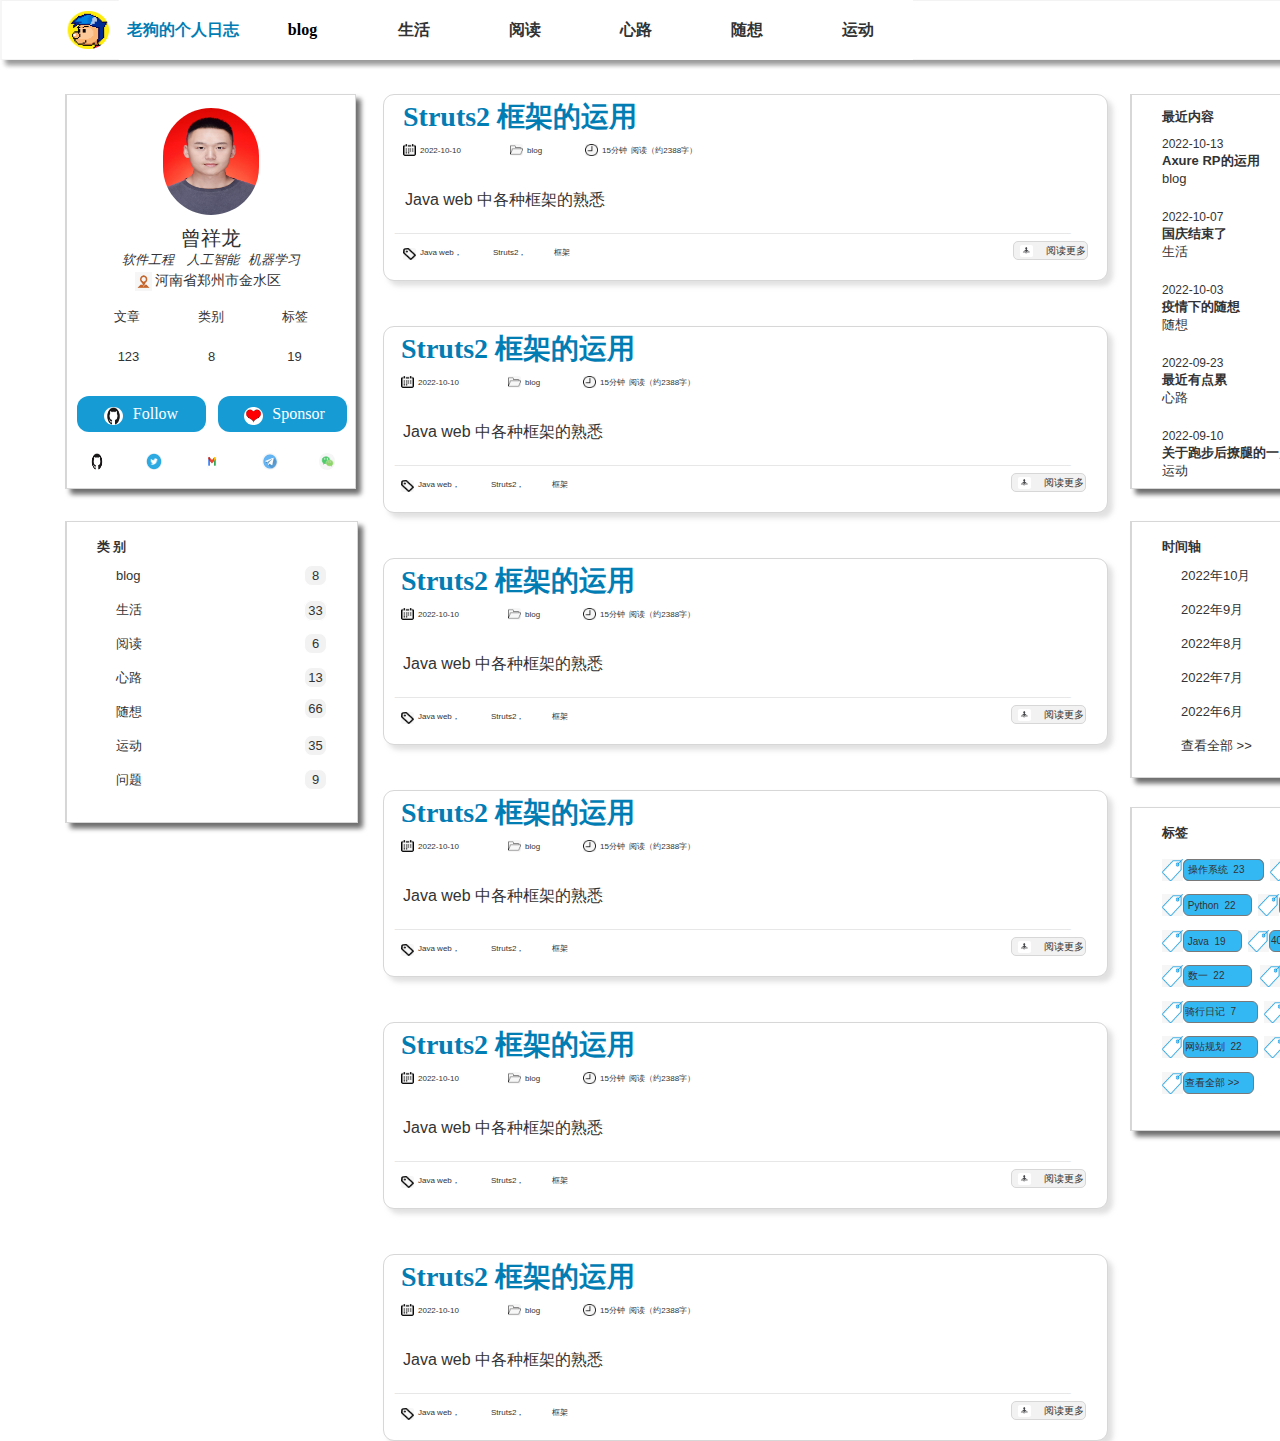
<file: blog原型/运动.html>
﻿<!DOCTYPE html>
<html>
  <head>
    <title>运动</title>
    <meta http-equiv="X-UA-Compatible" content="IE=edge"/>
    <meta http-equiv="content-type" content="text/html; charset=utf-8"/>
    <link href="resources/css/axure_rp_page.css" type="text/css" rel="stylesheet"/>
    <link href="data/styles.css" type="text/css" rel="stylesheet"/>
    <link href="files/运动/styles.css" type="text/css" rel="stylesheet"/>
    <script src="resources/scripts/jquery-3.2.1.min.js"></script>
    <script src="resources/scripts/axure/axQuery.js"></script>
    <script src="resources/scripts/axure/globals.js"></script>
    <script src="resources/scripts/axutils.js"></script>
    <script src="resources/scripts/axure/annotation.js"></script>
    <script src="resources/scripts/axure/axQuery.std.js"></script>
    <script src="resources/scripts/axure/doc.js"></script>
    <script src="resources/scripts/messagecenter.js"></script>
    <script src="resources/scripts/axure/events.js"></script>
    <script src="resources/scripts/axure/recording.js"></script>
    <script src="resources/scripts/axure/action.js"></script>
    <script src="resources/scripts/axure/expr.js"></script>
    <script src="resources/scripts/axure/geometry.js"></script>
    <script src="resources/scripts/axure/flyout.js"></script>
    <script src="resources/scripts/axure/model.js"></script>
    <script src="resources/scripts/axure/repeater.js"></script>
    <script src="resources/scripts/axure/sto.js"></script>
    <script src="resources/scripts/axure/utils.temp.js"></script>
    <script src="resources/scripts/axure/variables.js"></script>
    <script src="resources/scripts/axure/drag.js"></script>
    <script src="resources/scripts/axure/move.js"></script>
    <script src="resources/scripts/axure/visibility.js"></script>
    <script src="resources/scripts/axure/style.js"></script>
    <script src="resources/scripts/axure/adaptive.js"></script>
    <script src="resources/scripts/axure/tree.js"></script>
    <script src="resources/scripts/axure/init.temp.js"></script>
    <script src="resources/scripts/axure/legacy.js"></script>
    <script src="resources/scripts/axure/viewer.js"></script>
    <script src="resources/scripts/axure/math.js"></script>
    <script src="resources/scripts/axure/jquery.nicescroll.min.js"></script>
    <script src="data/document.js"></script>
    <script src="files/运动/data.js"></script>
    <script type="text/javascript">
      $axure.utils.getTransparentGifPath = function() { return 'resources/images/transparent.gif'; };
      $axure.utils.getOtherPath = function() { return 'resources/Other.html'; };
      $axure.utils.getReloadPath = function() { return 'resources/reload.html'; };
    </script>
  </head>
  <body>
    <div id="base" class="">

      <!-- Unnamed (矩形) -->
      <div id="u1872" class="ax_default box_1">
        <div id="u1872_div" class=""></div>
        <div id="u1872_text" class="text " style="display:none; visibility: hidden">
          <p></p>
        </div>
      </div>

      <!-- Unnamed (矩形) -->
      <div id="u1873" class="ax_default box_1">
        <div id="u1873_div" class=""></div>
        <div id="u1873_text" class="text ">
          <p style="font-size:20px;line-height:27px;"><span style="font-family:'华文楷体';font-style:normal;"><br></span></p><p style="font-size:20px;line-height:27px;"><span style="font-family:'华文楷体';font-style:normal;"><br></span></p><p style="font-size:20px;line-height:27px;"><span style="font-family:'华文楷体';font-style:normal;"><br></span></p><p style="font-size:20px;line-height:27px;"><span style="font-family:'华文楷体';font-style:normal;"><br></span></p><p style="font-size:20px;line-height:27px;"><span style="font-family:'华文楷体';font-style:normal;"><br></span></p><p style="font-size:20px;line-height:24px;"><span style="font-family:'华文楷体';font-style:normal;">曾祥龙</span></p><p style="font-size:13px;line-height:20px;"><span style="font-family:'华文楷体 Oblique', '华文楷体 Regular', '华文楷体';font-style:oblique;">软件工程&nbsp; &nbsp; 人工智能&nbsp;&nbsp; 机器学习</span></p><p style="font-size:14px;line-height:20px;"><span style="font-family:'华文宋体';font-style:normal;">&nbsp;&nbsp;&nbsp; 河南省郑州市金水区</span></p><p style="font-size:13px;line-height:12px;"><span style="font-family:'Arial Normal', 'Arial';font-style:normal;"><br></span></p><p style="font-size:13px;line-height:27px;"><span style="font-family:'Arial Normal', 'Arial';font-style:normal;">文章&nbsp; &nbsp; &nbsp; &nbsp; &nbsp; &nbsp; &nbsp; &nbsp; 类别&nbsp; &nbsp; &nbsp; &nbsp; &nbsp; &nbsp; &nbsp; &nbsp; 标签</span></p><p style="font-size:13px;line-height:27px;"><span style="font-family:'Arial Normal', 'Arial';font-style:normal;"><br></span></p><p style="font-size:13px;line-height:27px;"><span style="font-family:'Arial Normal', 'Arial';font-style:normal;"><br></span></p><p style="font-size:13px;line-height:27px;"><span style="font-family:'Arial Normal', 'Arial';font-style:normal;"><br></span></p><p style="font-size:13px;line-height:27px;"><span style="font-family:'Arial Normal', 'Arial';font-style:normal;"><br></span></p><p style="font-size:13px;line-height:27px;"><span style="font-family:'Arial Normal', 'Arial';font-style:normal;"><br></span></p><p style="font-size:13px;line-height:27px;"><span style="font-family:'Arial Normal', 'Arial';font-style:normal;"><br></span></p>
        </div>
      </div>

      <!-- Unnamed (图像) -->
      <div id="u1874" class="ax_default image">
        <img id="u1874_img" class="img " src="images/首页/u54.svg"/>
        <div id="u1874_text" class="text " style="display:none; visibility: hidden">
          <p></p>
        </div>
      </div>

      <!-- Unnamed (图像) -->
      <div id="u1875" class="ax_default image">
        <img id="u1875_img" class="img " src="images/首页/u55.jpg"/>
        <div id="u1875_text" class="text " style="display:none; visibility: hidden">
          <p></p>
        </div>
      </div>

      <!-- Unnamed (图像) -->
      <div id="u1876" class="ax_default image">
        <img id="u1876_img" class="img " src="images/首页/u8.svg"/>
        <div id="u1876_text" class="text " style="display:none; visibility: hidden">
          <p></p>
        </div>
      </div>

      <!-- Unnamed (矩形) -->
      <div id="u1877" class="ax_default box_1">
        <div id="u1877_div" class=""></div>
        <div id="u1877_text" class="text ">
          <p><span>老狗的个人日志</span></p>
        </div>
      </div>

      <!-- Unnamed (矩形) -->
      <div id="u1878" class="ax_default box_1">
        <div id="u1878_div" class=""></div>
        <div id="u1878_text" class="text ">
          <p><span>blog</span></p>
        </div>
      </div>

      <!-- Unnamed (矩形) -->
      <div id="u1879" class="ax_default box_1">
        <div id="u1879_div" class=""></div>
        <div id="u1879_text" class="text ">
          <p><span>生活</span></p>
        </div>
      </div>

      <!-- Unnamed (矩形) -->
      <div id="u1880" class="ax_default box_1">
        <div id="u1880_div" class=""></div>
        <div id="u1880_text" class="text ">
          <p><span>阅读</span></p>
        </div>
      </div>

      <!-- Unnamed (矩形) -->
      <div id="u1881" class="ax_default box_1">
        <div id="u1881_div" class=""></div>
        <div id="u1881_text" class="text ">
          <p><span>心路</span></p>
        </div>
      </div>

      <!-- Unnamed (矩形) -->
      <div id="u1882" class="ax_default box_1">
        <div id="u1882_div" class=""></div>
        <div id="u1882_text" class="text ">
          <p><span>随想</span></p>
        </div>
      </div>

      <!-- Unnamed (矩形) -->
      <div id="u1883" class="ax_default box_1">
        <div id="u1883_div" class=""></div>
        <div id="u1883_text" class="text ">
          <p><span>123</span></p>
        </div>
      </div>

      <!-- Unnamed (矩形) -->
      <div id="u1884" class="ax_default box_1">
        <div id="u1884_div" class=""></div>
        <div id="u1884_text" class="text ">
          <p><span>8</span></p>
        </div>
      </div>

      <!-- Unnamed (矩形) -->
      <div id="u1885" class="ax_default box_1">
        <div id="u1885_div" class=""></div>
        <div id="u1885_text" class="text ">
          <p><span>19</span></p>
        </div>
      </div>

      <!-- Unnamed (矩形) -->
      <div id="u1886" class="ax_default primary_button">
        <div id="u1886_div" class=""></div>
        <div id="u1886_text" class="text ">
          <p><span>&nbsp;&nbsp; &nbsp; &nbsp; Follow</span></p>
        </div>
      </div>

      <!-- Unnamed (矩形) -->
      <div id="u1887" class="ax_default primary_button">
        <div id="u1887_div" class=""></div>
        <div id="u1887_text" class="text ">
          <p><span>&nbsp;&nbsp; &nbsp; &nbsp;&nbsp; Sponsor</span></p>
        </div>
      </div>

      <!-- Unnamed (图像) -->
      <div id="u1888" class="ax_default image">
        <img id="u1888_img" class="img " src="images/首页/u61.svg"/>
        <div id="u1888_text" class="text " style="display:none; visibility: hidden">
          <p></p>
        </div>
      </div>

      <!-- Unnamed (图像) -->
      <div id="u1889" class="ax_default image">
        <img id="u1889_img" class="img " src="images/首页/u62.svg"/>
        <div id="u1889_text" class="text " style="display:none; visibility: hidden">
          <p></p>
        </div>
      </div>

      <!-- Unnamed (图像) -->
      <div id="u1890" class="ax_default image">
        <img id="u1890_img" class="img " src="images/首页/u63.svg"/>
        <div id="u1890_text" class="text " style="display:none; visibility: hidden">
          <p></p>
        </div>
      </div>

      <!-- Unnamed (图像) -->
      <div id="u1891" class="ax_default image">
        <img id="u1891_img" class="img " src="images/首页/u64.svg"/>
        <div id="u1891_text" class="text " style="display:none; visibility: hidden">
          <p></p>
        </div>
      </div>

      <!-- Unnamed (图像) -->
      <div id="u1892" class="ax_default image">
        <img id="u1892_img" class="img " src="images/首页/u65.svg"/>
        <div id="u1892_text" class="text " style="display:none; visibility: hidden">
          <p></p>
        </div>
      </div>

      <!-- Unnamed (图像) -->
      <div id="u1893" class="ax_default image">
        <img id="u1893_img" class="img " src="images/首页/u66.svg"/>
        <div id="u1893_text" class="text " style="display:none; visibility: hidden">
          <p></p>
        </div>
      </div>

      <!-- Unnamed (图像) -->
      <div id="u1894" class="ax_default image">
        <img id="u1894_img" class="img " src="images/首页/u67.svg"/>
        <div id="u1894_text" class="text " style="display:none; visibility: hidden">
          <p></p>
        </div>
      </div>

      <!-- Unnamed (组合) -->
      <div id="u1895" class="ax_default" data-left="1130" data-top="94" data-width="290" data-height="395">

        <!-- Unnamed (形状) -->
        <div id="u1896" class="ax_default box_1">
          <img id="u1896_img" class="img " src="images/首页/u69.svg"/>
          <div id="u1896_text" class="text ">
            <p style="line-height:14px;"><span style="font-family:'Arial Normal', 'Arial';font-weight:400;">&nbsp;&nbsp; &nbsp; &nbsp;&nbsp; </span></p><p style="line-height:14px;"><span style="font-family:'Arial Normal', 'Arial';font-weight:400;">&nbsp;&nbsp; &nbsp; &nbsp;&nbsp; </span><span style="font-family:'黑体 Bold', '黑体 Regular', '黑体';font-weight:700;">最近内容</span></p><p style="line-height:14px;"><span style="font-family:'黑体';font-weight:400;"><br></span></p><p style="line-height:14px;"><span style="font-family:'Arial Normal', 'Arial';font-weight:400;">&nbsp;&nbsp; &nbsp; &nbsp;&nbsp; </span></p><p style="line-height:16px;"><span style="font-family:'Arial Normal', 'Arial';font-weight:400;">&nbsp;&nbsp; &nbsp; &nbsp;&nbsp; </span></p><p style="line-height:16px;"><span style="font-family:'Arial Normal', 'Arial';font-weight:400;">&nbsp;&nbsp; &nbsp; &nbsp;&nbsp; </span></p><p style="line-height:16px;"><span style="font-family:'Arial Normal', 'Arial';font-weight:400;"><br></span></p><p style="line-height:16px;"><span style="font-family:'Arial Normal', 'Arial';font-weight:400;">&nbsp;&nbsp; &nbsp; &nbsp;&nbsp; </span></p>
          </div>
        </div>

        <!-- Unnamed (矩形) -->
        <div id="u1897" class="ax_default box_1">
          <div id="u1897_div" class=""></div>
          <div id="u1897_text" class="text ">
            <p><span>Axure RP的运用</span></p>
          </div>
        </div>

        <!-- Unnamed (矩形) -->
        <div id="u1898" class="ax_default box_1">
          <div id="u1898_div" class=""></div>
          <div id="u1898_text" class="text ">
            <p><span>2022-10-13</span></p>
          </div>
        </div>

        <!-- Unnamed (矩形) -->
        <div id="u1899" class="ax_default box_1">
          <div id="u1899_div" class=""></div>
          <div id="u1899_text" class="text ">
            <p><span>blog</span></p>
          </div>
        </div>

        <!-- Unnamed (矩形) -->
        <div id="u1900" class="ax_default box_1">
          <div id="u1900_div" class=""></div>
          <div id="u1900_text" class="text ">
            <p><span>国庆结束了</span></p>
          </div>
        </div>

        <!-- Unnamed (矩形) -->
        <div id="u1901" class="ax_default box_1">
          <div id="u1901_div" class=""></div>
          <div id="u1901_text" class="text ">
            <p><span>2022-10-07</span></p>
          </div>
        </div>

        <!-- Unnamed (矩形) -->
        <div id="u1902" class="ax_default box_1">
          <div id="u1902_div" class=""></div>
          <div id="u1902_text" class="text ">
            <p><span>生活</span></p>
          </div>
        </div>

        <!-- Unnamed (矩形) -->
        <div id="u1903" class="ax_default box_1">
          <div id="u1903_div" class=""></div>
          <div id="u1903_text" class="text ">
            <p><span>疫情下的随想</span></p>
          </div>
        </div>

        <!-- Unnamed (矩形) -->
        <div id="u1904" class="ax_default box_1">
          <div id="u1904_div" class=""></div>
          <div id="u1904_text" class="text ">
            <p><span>2022-10-03</span></p>
          </div>
        </div>

        <!-- Unnamed (矩形) -->
        <div id="u1905" class="ax_default box_1">
          <div id="u1905_div" class=""></div>
          <div id="u1905_text" class="text ">
            <p><span>随想</span></p>
          </div>
        </div>

        <!-- Unnamed (矩形) -->
        <div id="u1906" class="ax_default box_1">
          <div id="u1906_div" class=""></div>
          <div id="u1906_text" class="text ">
            <p><span>最近有点累</span></p>
          </div>
        </div>

        <!-- Unnamed (矩形) -->
        <div id="u1907" class="ax_default box_1">
          <div id="u1907_div" class=""></div>
          <div id="u1907_text" class="text ">
            <p><span>2022-09-23</span></p>
          </div>
        </div>

        <!-- Unnamed (矩形) -->
        <div id="u1908" class="ax_default box_1">
          <div id="u1908_div" class=""></div>
          <div id="u1908_text" class="text ">
            <p><span>心路</span></p>
          </div>
        </div>

        <!-- Unnamed (矩形) -->
        <div id="u1909" class="ax_default box_1">
          <div id="u1909_div" class=""></div>
          <div id="u1909_text" class="text ">
            <p><span>关于跑步后撩腿的一点思考</span></p>
          </div>
        </div>

        <!-- Unnamed (矩形) -->
        <div id="u1910" class="ax_default box_1">
          <div id="u1910_div" class=""></div>
          <div id="u1910_text" class="text ">
            <p><span>2022-09-10</span></p>
          </div>
        </div>

        <!-- Unnamed (矩形) -->
        <div id="u1911" class="ax_default box_1">
          <div id="u1911_div" class=""></div>
          <div id="u1911_text" class="text ">
            <p><span>运动</span></p>
          </div>
        </div>
      </div>

      <!-- Unnamed (矩形) -->
      <div id="u1912" class="ax_default box_1">
        <div id="u1912_div" class=""></div>
        <div id="u1912_text" class="text ">
          <p><span>运动</span></p>
        </div>
      </div>

      <!-- Unnamed (矩形) -->
      <div id="u1913" class="ax_default box_1">
        <div id="u1913_div" class=""></div>
        <div id="u1913_text" class="text " style="display:none; visibility: hidden">
          <p></p>
        </div>
      </div>

      <!-- Unnamed (图像) -->
      <div id="u1914" class="ax_default image">
        <img id="u1914_img" class="img " src="images/首页/u11.svg"/>
        <div id="u1914_text" class="text " style="display:none; visibility: hidden">
          <p></p>
        </div>
      </div>

      <!-- Unnamed (矩形) -->
      <div id="u1915" class="ax_default box_1">
        <div id="u1915_div" class=""></div>
        <div id="u1915_text" class="text " style="display:none; visibility: hidden">
          <p></p>
        </div>
      </div>

      <!-- Unnamed (图像) -->
      <div id="u1916" class="ax_default image">
        <img id="u1916_img" class="img " src="images/首页/u13.svg"/>
        <div id="u1916_text" class="text " style="display:none; visibility: hidden">
          <p></p>
        </div>
      </div>

      <!-- Unnamed (矩形) -->
      <div id="u1917" class="ax_default box_1">
        <div id="u1917_div" class=""></div>
        <div id="u1917_text" class="text " style="display:none; visibility: hidden">
          <p></p>
        </div>
      </div>

      <!-- Unnamed (图像) -->
      <div id="u1918" class="ax_default image">
        <img id="u1918_img" class="img " src="images/首页/u52.svg"/>
        <div id="u1918_text" class="text " style="display:none; visibility: hidden">
          <p></p>
        </div>
      </div>

      <!-- Unnamed (矩形) -->
      <div id="u1919" class="ax_default box_1">
        <div id="u1919_div" class=""></div>
        <div id="u1919_text" class="text ">
          <p><span style="font-family:'Arial Normal', 'Arial';font-weight:400;"><br></span></p><p><span style="font-family:'Arial Normal', 'Arial';font-weight:400;">&nbsp;&nbsp; &nbsp; &nbsp;&nbsp; </span><span style="font-family:'黑体 Bold', '黑体 Regular', '黑体';font-weight:700;">类 别</span></p>
        </div>
      </div>

      <!-- Unnamed (矩形) -->
      <div id="u1920" class="ax_default box_1">
        <div id="u1920_div" class=""></div>
        <div id="u1920_text" class="text ">
          <p><span>blog</span></p>
        </div>
      </div>

      <!-- Unnamed (矩形) -->
      <div id="u1921" class="ax_default box_1">
        <div id="u1921_div" class=""></div>
        <div id="u1921_text" class="text ">
          <p><span>8</span></p>
        </div>
      </div>

      <!-- Unnamed (矩形) -->
      <div id="u1922" class="ax_default box_1">
        <div id="u1922_div" class=""></div>
        <div id="u1922_text" class="text ">
          <p><span>生活</span></p>
        </div>
      </div>

      <!-- Unnamed (形状) -->
      <div id="u1923" class="ax_default box_1">
        <img id="u1923_img" class="img " src="images/首页/u89.svg"/>
        <div id="u1923_text" class="text ">
          <p><span>33</span></p>
        </div>
      </div>

      <!-- Unnamed (矩形) -->
      <div id="u1924" class="ax_default box_1">
        <div id="u1924_div" class=""></div>
        <div id="u1924_text" class="text ">
          <p><span>阅读</span></p>
        </div>
      </div>

      <!-- Unnamed (矩形) -->
      <div id="u1925" class="ax_default box_1">
        <div id="u1925_div" class=""></div>
        <div id="u1925_text" class="text ">
          <p><span>6</span></p>
        </div>
      </div>

      <!-- Unnamed (矩形) -->
      <div id="u1926" class="ax_default box_1">
        <div id="u1926_div" class=""></div>
        <div id="u1926_text" class="text ">
          <p><span>心路</span></p>
        </div>
      </div>

      <!-- Unnamed (矩形) -->
      <div id="u1927" class="ax_default box_1">
        <div id="u1927_div" class=""></div>
        <div id="u1927_text" class="text ">
          <p><span>13</span></p>
        </div>
      </div>

      <!-- Unnamed (矩形) -->
      <div id="u1928" class="ax_default box_1">
        <div id="u1928_div" class=""></div>
        <div id="u1928_text" class="text ">
          <p><span>随想</span></p>
        </div>
      </div>

      <!-- Unnamed (矩形) -->
      <div id="u1929" class="ax_default box_1">
        <div id="u1929_div" class=""></div>
        <div id="u1929_text" class="text ">
          <p><span>66</span></p>
        </div>
      </div>

      <!-- Unnamed (矩形) -->
      <div id="u1930" class="ax_default box_1">
        <div id="u1930_div" class=""></div>
        <div id="u1930_text" class="text ">
          <p><span>运动</span></p>
        </div>
      </div>

      <!-- Unnamed (矩形) -->
      <div id="u1931" class="ax_default box_1">
        <div id="u1931_div" class=""></div>
        <div id="u1931_text" class="text ">
          <p><span>35</span></p>
        </div>
      </div>

      <!-- Unnamed (矩形) -->
      <div id="u1932" class="ax_default box_1">
        <div id="u1932_div" class=""></div>
        <div id="u1932_text" class="text ">
          <p><span>问题</span></p>
        </div>
      </div>

      <!-- Unnamed (矩形) -->
      <div id="u1933" class="ax_default box_1">
        <div id="u1933_div" class=""></div>
        <div id="u1933_text" class="text ">
          <p><span>9</span></p>
        </div>
      </div>

      <!-- Unnamed (矩形) -->
      <div id="u1934" class="ax_default box_1">
        <div id="u1934_div" class=""></div>
        <div id="u1934_text" class="text ">
          <p><span style="font-family:'Arial Normal', 'Arial';font-weight:400;"><br></span></p><p><span style="font-family:'Arial Normal', 'Arial';font-weight:400;">&nbsp;&nbsp; &nbsp; &nbsp;&nbsp; </span><span style="font-family:'黑体 Bold', '黑体 Regular', '黑体';font-weight:700;">时间轴</span></p>
        </div>
      </div>

      <!-- Unnamed (矩形) -->
      <div id="u1935" class="ax_default box_1">
        <div id="u1935_div" class=""></div>
        <div id="u1935_text" class="text ">
          <p><span>2022年10月</span></p>
        </div>
      </div>

      <!-- Unnamed (矩形) -->
      <div id="u1936" class="ax_default box_1">
        <div id="u1936_div" class=""></div>
        <div id="u1936_text" class="text ">
          <p><span>3</span></p>
        </div>
      </div>

      <!-- Unnamed (矩形) -->
      <div id="u1937" class="ax_default box_1">
        <div id="u1937_div" class=""></div>
        <div id="u1937_text" class="text ">
          <p><span>2022年9月</span></p>
        </div>
      </div>

      <!-- Unnamed (形状) -->
      <div id="u1938" class="ax_default box_1">
        <img id="u1938_img" class="img " src="images/首页/u89.svg"/>
        <div id="u1938_text" class="text ">
          <p><span>6</span></p>
        </div>
      </div>

      <!-- Unnamed (矩形) -->
      <div id="u1939" class="ax_default box_1">
        <div id="u1939_div" class=""></div>
        <div id="u1939_text" class="text ">
          <p><span>2022年8月</span></p>
        </div>
      </div>

      <!-- Unnamed (矩形) -->
      <div id="u1940" class="ax_default box_1">
        <div id="u1940_div" class=""></div>
        <div id="u1940_text" class="text ">
          <p><span>8</span></p>
        </div>
      </div>

      <!-- Unnamed (矩形) -->
      <div id="u1941" class="ax_default box_1">
        <div id="u1941_div" class=""></div>
        <div id="u1941_text" class="text ">
          <p><span>2022年7月</span></p>
        </div>
      </div>

      <!-- Unnamed (矩形) -->
      <div id="u1942" class="ax_default box_1">
        <div id="u1942_div" class=""></div>
        <div id="u1942_text" class="text ">
          <p><span>13</span></p>
        </div>
      </div>

      <!-- Unnamed (矩形) -->
      <div id="u1943" class="ax_default box_1">
        <div id="u1943_div" class=""></div>
        <div id="u1943_text" class="text ">
          <p><span>2022年6月</span></p>
        </div>
      </div>

      <!-- Unnamed (矩形) -->
      <div id="u1944" class="ax_default box_1">
        <div id="u1944_div" class=""></div>
        <div id="u1944_text" class="text ">
          <p><span>22</span></p>
        </div>
      </div>

      <!-- Unnamed (矩形) -->
      <div id="u1945" class="ax_default box_1">
        <div id="u1945_div" class=""></div>
        <div id="u1945_text" class="text ">
          <p><span>查看全部 &gt;&gt;</span></p>
        </div>
      </div>

      <!-- Unnamed (矩形) -->
      <div id="u1946" class="ax_default box_1">
        <div id="u1946_div" class=""></div>
        <div id="u1946_text" class="text ">
          <p><span style="font-family:'Arial Normal', 'Arial';font-weight:400;"><br></span></p><p><span style="font-family:'Arial Normal', 'Arial';font-weight:400;">&nbsp;&nbsp; &nbsp; &nbsp;&nbsp; </span><span style="font-family:'黑体 Bold', '黑体 Regular', '黑体';font-weight:700;">标签</span></p>
        </div>
      </div>

      <!-- Unnamed (矩形) -->
      <div id="u1947" class="ax_default box_1">
        <div id="u1947_div" class=""></div>
        <div id="u1947_text" class="text ">
          <p><span>&nbsp;操作系统&nbsp; 23 </span></p>
        </div>
      </div>

      <!-- Unnamed (图像) -->
      <div id="u1948" class="ax_default image">
        <img id="u1948_img" class="img " src="images/首页/u114.jpg"/>
        <div id="u1948_text" class="text " style="display:none; visibility: hidden">
          <p></p>
        </div>
      </div>

      <!-- Unnamed (矩形) -->
      <div id="u1949" class="ax_default box_1">
        <div id="u1949_div" class=""></div>
        <div id="u1949_text" class="text ">
          <p><span>&nbsp;计算机组成原理&nbsp; 14 </span></p>
        </div>
      </div>

      <!-- Unnamed (图像) -->
      <div id="u1950" class="ax_default image">
        <img id="u1950_img" class="img " src="images/首页/u114.jpg"/>
        <div id="u1950_text" class="text " style="display:none; visibility: hidden">
          <p></p>
        </div>
      </div>

      <!-- Unnamed (矩形) -->
      <div id="u1951" class="ax_default box_1">
        <div id="u1951_div" class=""></div>
        <div id="u1951_text" class="text ">
          <p><span>&nbsp;Python&nbsp; 22 </span></p>
        </div>
      </div>

      <!-- Unnamed (图像) -->
      <div id="u1952" class="ax_default image">
        <img id="u1952_img" class="img " src="images/首页/u114.jpg"/>
        <div id="u1952_text" class="text " style="display:none; visibility: hidden">
          <p></p>
        </div>
      </div>

      <!-- Unnamed (矩形) -->
      <div id="u1953" class="ax_default box_1">
        <div id="u1953_div" class=""></div>
        <div id="u1953_text" class="text ">
          <p><span>&nbsp;计网&nbsp; 6 </span></p>
        </div>
      </div>

      <!-- Unnamed (图像) -->
      <div id="u1954" class="ax_default image">
        <img id="u1954_img" class="img " src="images/首页/u114.jpg"/>
        <div id="u1954_text" class="text " style="display:none; visibility: hidden">
          <p></p>
        </div>
      </div>

      <!-- Unnamed (矩形) -->
      <div id="u1955" class="ax_default box_1">
        <div id="u1955_div" class=""></div>
        <div id="u1955_text" class="text ">
          <p><span>&nbsp;AI&nbsp; 23 </span></p>
        </div>
      </div>

      <!-- Unnamed (图像) -->
      <div id="u1956" class="ax_default image">
        <img id="u1956_img" class="img " src="images/首页/u114.jpg"/>
        <div id="u1956_text" class="text " style="display:none; visibility: hidden">
          <p></p>
        </div>
      </div>

      <!-- Unnamed (矩形) -->
      <div id="u1957" class="ax_default box_1">
        <div id="u1957_div" class=""></div>
        <div id="u1957_text" class="text ">
          <p><span>&nbsp;Java&nbsp; 19 </span></p>
        </div>
      </div>

      <!-- Unnamed (图像) -->
      <div id="u1958" class="ax_default image">
        <img id="u1958_img" class="img " src="images/首页/u114.jpg"/>
        <div id="u1958_text" class="text " style="display:none; visibility: hidden">
          <p></p>
        </div>
      </div>

      <!-- Unnamed (矩形) -->
      <div id="u1959" class="ax_default box_1">
        <div id="u1959_div" class=""></div>
        <div id="u1959_text" class="text ">
          <p><span>408大纲分析&nbsp; 14 </span></p>
        </div>
      </div>

      <!-- Unnamed (图像) -->
      <div id="u1960" class="ax_default image">
        <img id="u1960_img" class="img " src="images/首页/u114.jpg"/>
        <div id="u1960_text" class="text " style="display:none; visibility: hidden">
          <p></p>
        </div>
      </div>

      <!-- Unnamed (矩形) -->
      <div id="u1961" class="ax_default box_1">
        <div id="u1961_div" class=""></div>
        <div id="u1961_text" class="text ">
          <p><span>&nbsp;数一&nbsp; 22 </span></p>
        </div>
      </div>

      <!-- Unnamed (图像) -->
      <div id="u1962" class="ax_default image">
        <img id="u1962_img" class="img " src="images/首页/u114.jpg"/>
        <div id="u1962_text" class="text " style="display:none; visibility: hidden">
          <p></p>
        </div>
      </div>

      <!-- Unnamed (矩形) -->
      <div id="u1963" class="ax_default box_1">
        <div id="u1963_div" class=""></div>
        <div id="u1963_text" class="text ">
          <p><span>&nbsp;跑步&nbsp; 6 </span></p>
        </div>
      </div>

      <!-- Unnamed (图像) -->
      <div id="u1964" class="ax_default image">
        <img id="u1964_img" class="img " src="images/首页/u114.jpg"/>
        <div id="u1964_text" class="text " style="display:none; visibility: hidden">
          <p></p>
        </div>
      </div>

      <!-- Unnamed (矩形) -->
      <div id="u1965" class="ax_default box_1">
        <div id="u1965_div" class=""></div>
        <div id="u1965_text" class="text ">
          <p><span>骑行日记&nbsp; 7 </span></p>
        </div>
      </div>

      <!-- Unnamed (图像) -->
      <div id="u1966" class="ax_default image">
        <img id="u1966_img" class="img " src="images/首页/u114.jpg"/>
        <div id="u1966_text" class="text " style="display:none; visibility: hidden">
          <p></p>
        </div>
      </div>

      <!-- Unnamed (矩形) -->
      <div id="u1967" class="ax_default box_1">
        <div id="u1967_div" class=""></div>
        <div id="u1967_text" class="text ">
          <p><span>一研为定&nbsp;&nbsp; 5</span></p>
        </div>
      </div>

      <!-- Unnamed (图像) -->
      <div id="u1968" class="ax_default image">
        <img id="u1968_img" class="img " src="images/首页/u114.jpg"/>
        <div id="u1968_text" class="text " style="display:none; visibility: hidden">
          <p></p>
        </div>
      </div>

      <!-- Unnamed (矩形) -->
      <div id="u1969" class="ax_default box_1">
        <div id="u1969_div" class=""></div>
        <div id="u1969_text" class="text ">
          <p><span>网站规划&nbsp; 22 </span></p>
        </div>
      </div>

      <!-- Unnamed (图像) -->
      <div id="u1970" class="ax_default image">
        <img id="u1970_img" class="img " src="images/首页/u114.jpg"/>
        <div id="u1970_text" class="text " style="display:none; visibility: hidden">
          <p></p>
        </div>
      </div>

      <!-- Unnamed (矩形) -->
      <div id="u1971" class="ax_default box_1">
        <div id="u1971_div" class=""></div>
        <div id="u1971_text" class="text ">
          <p><span>&nbsp;机器学习&nbsp; 6 </span></p>
        </div>
      </div>

      <!-- Unnamed (图像) -->
      <div id="u1972" class="ax_default image">
        <img id="u1972_img" class="img " src="images/首页/u114.jpg"/>
        <div id="u1972_text" class="text " style="display:none; visibility: hidden">
          <p></p>
        </div>
      </div>

      <!-- Unnamed (矩形) -->
      <div id="u1973" class="ax_default box_1">
        <div id="u1973_div" class=""></div>
        <div id="u1973_text" class="text ">
          <p><span>查看全部 &gt;&gt;</span></p>
        </div>
      </div>

      <!-- Unnamed (图像) -->
      <div id="u1974" class="ax_default image">
        <img id="u1974_img" class="img " src="images/首页/u114.jpg"/>
        <div id="u1974_text" class="text " style="display:none; visibility: hidden">
          <p></p>
        </div>
      </div>

      <!-- Unnamed (文章2) -->

      <!-- Unnamed (矩形) -->
      <div id="u1976" class="ax_default box_1">
        <div id="u1976_div" class=""></div>
        <div id="u1976_text" class="text ">
          <p><span style="color:#027DB4;"><br></span></p><p><span style="color:#027DB4;"><br></span></p><p><span style="color:#027DB4;"><br></span></p><p><span style="color:#027DB4;"><br></span></p><p><span style="color:#027DB4;"><br></span></p><p><span style="color:#027DB4;"><br></span></p><p><span style="color:#027DB4;"><br></span></p><p><span style="color:#027DB4;"><br></span></p><p><span style="color:#027DB4;">&nbsp;&nbsp; </span><span style="color:#D7D7D7;">————————————————————————————————————————————————————</span></p>
        </div>
      </div>

      <!-- Unnamed (图像) -->
      <div id="u1977" class="ax_default image">
        <img id="u1977_img" class="img " src="images/blog/u246.svg"/>
        <div id="u1977_text" class="text " style="display:none; visibility: hidden">
          <p></p>
        </div>
      </div>

      <!-- Unnamed (矩形) -->
      <div id="u1978" class="ax_default box_1">
        <div id="u1978_div" class=""></div>
        <div id="u1978_text" class="text ">
          <p><span>2022-10-10</span></p>
        </div>
      </div>

      <!-- Unnamed (图像) -->
      <div id="u1979" class="ax_default image">
        <img id="u1979_img" class="img " src="images/blog/u248.svg"/>
        <div id="u1979_text" class="text " style="display:none; visibility: hidden">
          <p></p>
        </div>
      </div>

      <!-- Unnamed (矩形) -->
      <div id="u1980" class="ax_default box_1">
        <div id="u1980_div" class=""></div>
        <div id="u1980_text" class="text ">
          <p><span>blog</span></p>
        </div>
      </div>

      <!-- Unnamed (图像) -->
      <div id="u1981" class="ax_default image">
        <img id="u1981_img" class="img " src="images/blog/u250.svg"/>
        <div id="u1981_text" class="text " style="display:none; visibility: hidden">
          <p></p>
        </div>
      </div>

      <!-- Unnamed (矩形) -->
      <div id="u1982" class="ax_default box_1">
        <div id="u1982_div" class=""></div>
        <div id="u1982_text" class="text ">
          <p><span>15分钟&nbsp; 阅读（约2388字）</span></p>
        </div>
      </div>

      <!-- Unnamed (矩形) -->
      <div id="u1983" class="ax_default box_1">
        <div id="u1983_div" class=""></div>
        <div id="u1983_text" class="text ">
          <p><span>Struts2 框架的运用</span></p>
        </div>
      </div>

      <!-- Unnamed (矩形) -->
      <div id="u1984" class="ax_default box_1">
        <div id="u1984_div" class=""></div>
        <div id="u1984_text" class="text ">
          <p><span>Java web 中各种框架的熟悉</span></p>
        </div>
      </div>

      <!-- Unnamed (图像) -->
      <div id="u1985" class="ax_default image">
        <img id="u1985_img" class="img " src="images/blog/u254.svg"/>
        <div id="u1985_text" class="text " style="display:none; visibility: hidden">
          <p></p>
        </div>
      </div>

      <!-- Unnamed (矩形) -->
      <div id="u1986" class="ax_default box_1">
        <div id="u1986_div" class=""></div>
        <div id="u1986_text" class="text ">
          <p><span>Java web，</span></p>
        </div>
      </div>

      <!-- Unnamed (矩形) -->
      <div id="u1987" class="ax_default box_1">
        <div id="u1987_div" class=""></div>
        <div id="u1987_text" class="text ">
          <p><span>Struts2，</span></p>
        </div>
      </div>

      <!-- Unnamed (矩形) -->
      <div id="u1988" class="ax_default box_1">
        <div id="u1988_div" class=""></div>
        <div id="u1988_text" class="text ">
          <p><span>框架</span></p>
        </div>
      </div>

      <!-- Unnamed (矩形) -->
      <div id="u1989" class="ax_default button">
        <div id="u1989_div" class=""></div>
        <div id="u1989_text" class="text ">
          <p><span>阅读更多</span></p>
        </div>
      </div>

      <!-- Unnamed (图像) -->
      <div id="u1990" class="ax_default image">
        <img id="u1990_img" class="img " src="images/blog/u259.svg"/>
        <div id="u1990_text" class="text " style="display:none; visibility: hidden">
          <p></p>
        </div>
      </div>

      <!-- Unnamed (矩形) -->
      <div id="u1991" class="ax_default box_1">
        <div id="u1991_div" class=""></div>
        <div id="u1991_text" class="text ">
          <p><span style="color:#027DB4;"><br></span></p><p><span style="color:#027DB4;"><br></span></p><p><span style="color:#027DB4;"><br></span></p><p><span style="color:#027DB4;"><br></span></p><p><span style="color:#027DB4;"><br></span></p><p><span style="color:#027DB4;"><br></span></p><p><span style="color:#027DB4;"><br></span></p><p><span style="color:#027DB4;"><br></span></p><p><span style="color:#027DB4;">&nbsp;&nbsp; </span><span style="color:#D7D7D7;">————————————————————————————————————————————————————</span></p>
        </div>
      </div>

      <!-- Unnamed (图像) -->
      <div id="u1992" class="ax_default image">
        <img id="u1992_img" class="img " src="images/blog/u246.svg"/>
        <div id="u1992_text" class="text " style="display:none; visibility: hidden">
          <p></p>
        </div>
      </div>

      <!-- Unnamed (矩形) -->
      <div id="u1993" class="ax_default box_1">
        <div id="u1993_div" class=""></div>
        <div id="u1993_text" class="text ">
          <p><span>2022-10-10</span></p>
        </div>
      </div>

      <!-- Unnamed (图像) -->
      <div id="u1994" class="ax_default image">
        <img id="u1994_img" class="img " src="images/blog/u248.svg"/>
        <div id="u1994_text" class="text " style="display:none; visibility: hidden">
          <p></p>
        </div>
      </div>

      <!-- Unnamed (矩形) -->
      <div id="u1995" class="ax_default box_1">
        <div id="u1995_div" class=""></div>
        <div id="u1995_text" class="text ">
          <p><span>blog</span></p>
        </div>
      </div>

      <!-- Unnamed (图像) -->
      <div id="u1996" class="ax_default image">
        <img id="u1996_img" class="img " src="images/blog/u250.svg"/>
        <div id="u1996_text" class="text " style="display:none; visibility: hidden">
          <p></p>
        </div>
      </div>

      <!-- Unnamed (矩形) -->
      <div id="u1997" class="ax_default box_1">
        <div id="u1997_div" class=""></div>
        <div id="u1997_text" class="text ">
          <p><span>15分钟&nbsp; 阅读（约2388字）</span></p>
        </div>
      </div>

      <!-- Unnamed (矩形) -->
      <div id="u1998" class="ax_default box_1">
        <div id="u1998_div" class=""></div>
        <div id="u1998_text" class="text ">
          <p><span>Struts2 框架的运用</span></p>
        </div>
      </div>

      <!-- Unnamed (矩形) -->
      <div id="u1999" class="ax_default box_1">
        <div id="u1999_div" class=""></div>
        <div id="u1999_text" class="text ">
          <p><span>Java web 中各种框架的熟悉</span></p>
        </div>
      </div>

      <!-- Unnamed (图像) -->
      <div id="u2000" class="ax_default image">
        <img id="u2000_img" class="img " src="images/blog/u254.svg"/>
        <div id="u2000_text" class="text " style="display:none; visibility: hidden">
          <p></p>
        </div>
      </div>

      <!-- Unnamed (矩形) -->
      <div id="u2001" class="ax_default box_1">
        <div id="u2001_div" class=""></div>
        <div id="u2001_text" class="text ">
          <p><span>Java web，</span></p>
        </div>
      </div>

      <!-- Unnamed (矩形) -->
      <div id="u2002" class="ax_default box_1">
        <div id="u2002_div" class=""></div>
        <div id="u2002_text" class="text ">
          <p><span>Struts2，</span></p>
        </div>
      </div>

      <!-- Unnamed (矩形) -->
      <div id="u2003" class="ax_default box_1">
        <div id="u2003_div" class=""></div>
        <div id="u2003_text" class="text ">
          <p><span>框架</span></p>
        </div>
      </div>

      <!-- Unnamed (矩形) -->
      <div id="u2004" class="ax_default button">
        <div id="u2004_div" class=""></div>
        <div id="u2004_text" class="text ">
          <p><span>阅读更多</span></p>
        </div>
      </div>

      <!-- Unnamed (图像) -->
      <div id="u2005" class="ax_default image">
        <img id="u2005_img" class="img " src="images/blog/u259.svg"/>
        <div id="u2005_text" class="text " style="display:none; visibility: hidden">
          <p></p>
        </div>
      </div>

      <!-- Unnamed (矩形) -->
      <div id="u2006" class="ax_default box_1">
        <div id="u2006_div" class=""></div>
        <div id="u2006_text" class="text ">
          <p><span style="color:#027DB4;"><br></span></p><p><span style="color:#027DB4;"><br></span></p><p><span style="color:#027DB4;"><br></span></p><p><span style="color:#027DB4;"><br></span></p><p><span style="color:#027DB4;"><br></span></p><p><span style="color:#027DB4;"><br></span></p><p><span style="color:#027DB4;"><br></span></p><p><span style="color:#027DB4;"><br></span></p><p><span style="color:#027DB4;">&nbsp;&nbsp; </span><span style="color:#D7D7D7;">————————————————————————————————————————————————————</span></p>
        </div>
      </div>

      <!-- Unnamed (图像) -->
      <div id="u2007" class="ax_default image">
        <img id="u2007_img" class="img " src="images/blog/u246.svg"/>
        <div id="u2007_text" class="text " style="display:none; visibility: hidden">
          <p></p>
        </div>
      </div>

      <!-- Unnamed (矩形) -->
      <div id="u2008" class="ax_default box_1">
        <div id="u2008_div" class=""></div>
        <div id="u2008_text" class="text ">
          <p><span>2022-10-10</span></p>
        </div>
      </div>

      <!-- Unnamed (图像) -->
      <div id="u2009" class="ax_default image">
        <img id="u2009_img" class="img " src="images/blog/u248.svg"/>
        <div id="u2009_text" class="text " style="display:none; visibility: hidden">
          <p></p>
        </div>
      </div>

      <!-- Unnamed (矩形) -->
      <div id="u2010" class="ax_default box_1">
        <div id="u2010_div" class=""></div>
        <div id="u2010_text" class="text ">
          <p><span>blog</span></p>
        </div>
      </div>

      <!-- Unnamed (图像) -->
      <div id="u2011" class="ax_default image">
        <img id="u2011_img" class="img " src="images/blog/u250.svg"/>
        <div id="u2011_text" class="text " style="display:none; visibility: hidden">
          <p></p>
        </div>
      </div>

      <!-- Unnamed (矩形) -->
      <div id="u2012" class="ax_default box_1">
        <div id="u2012_div" class=""></div>
        <div id="u2012_text" class="text ">
          <p><span>15分钟&nbsp; 阅读（约2388字）</span></p>
        </div>
      </div>

      <!-- Unnamed (矩形) -->
      <div id="u2013" class="ax_default box_1">
        <div id="u2013_div" class=""></div>
        <div id="u2013_text" class="text ">
          <p><span>Struts2 框架的运用</span></p>
        </div>
      </div>

      <!-- Unnamed (矩形) -->
      <div id="u2014" class="ax_default box_1">
        <div id="u2014_div" class=""></div>
        <div id="u2014_text" class="text ">
          <p><span>Java web 中各种框架的熟悉</span></p>
        </div>
      </div>

      <!-- Unnamed (图像) -->
      <div id="u2015" class="ax_default image">
        <img id="u2015_img" class="img " src="images/blog/u254.svg"/>
        <div id="u2015_text" class="text " style="display:none; visibility: hidden">
          <p></p>
        </div>
      </div>

      <!-- Unnamed (矩形) -->
      <div id="u2016" class="ax_default box_1">
        <div id="u2016_div" class=""></div>
        <div id="u2016_text" class="text ">
          <p><span>Java web，</span></p>
        </div>
      </div>

      <!-- Unnamed (矩形) -->
      <div id="u2017" class="ax_default box_1">
        <div id="u2017_div" class=""></div>
        <div id="u2017_text" class="text ">
          <p><span>Struts2，</span></p>
        </div>
      </div>

      <!-- Unnamed (矩形) -->
      <div id="u2018" class="ax_default box_1">
        <div id="u2018_div" class=""></div>
        <div id="u2018_text" class="text ">
          <p><span>框架</span></p>
        </div>
      </div>

      <!-- Unnamed (矩形) -->
      <div id="u2019" class="ax_default button">
        <div id="u2019_div" class=""></div>
        <div id="u2019_text" class="text ">
          <p><span>阅读更多</span></p>
        </div>
      </div>

      <!-- Unnamed (图像) -->
      <div id="u2020" class="ax_default image">
        <img id="u2020_img" class="img " src="images/blog/u259.svg"/>
        <div id="u2020_text" class="text " style="display:none; visibility: hidden">
          <p></p>
        </div>
      </div>

      <!-- Unnamed (矩形) -->
      <div id="u2021" class="ax_default box_1">
        <div id="u2021_div" class=""></div>
        <div id="u2021_text" class="text ">
          <p><span style="color:#027DB4;"><br></span></p><p><span style="color:#027DB4;"><br></span></p><p><span style="color:#027DB4;"><br></span></p><p><span style="color:#027DB4;"><br></span></p><p><span style="color:#027DB4;"><br></span></p><p><span style="color:#027DB4;"><br></span></p><p><span style="color:#027DB4;"><br></span></p><p><span style="color:#027DB4;"><br></span></p><p><span style="color:#027DB4;">&nbsp;&nbsp; </span><span style="color:#D7D7D7;">————————————————————————————————————————————————————</span></p>
        </div>
      </div>

      <!-- Unnamed (图像) -->
      <div id="u2022" class="ax_default image">
        <img id="u2022_img" class="img " src="images/blog/u246.svg"/>
        <div id="u2022_text" class="text " style="display:none; visibility: hidden">
          <p></p>
        </div>
      </div>

      <!-- Unnamed (矩形) -->
      <div id="u2023" class="ax_default box_1">
        <div id="u2023_div" class=""></div>
        <div id="u2023_text" class="text ">
          <p><span>2022-10-10</span></p>
        </div>
      </div>

      <!-- Unnamed (图像) -->
      <div id="u2024" class="ax_default image">
        <img id="u2024_img" class="img " src="images/blog/u248.svg"/>
        <div id="u2024_text" class="text " style="display:none; visibility: hidden">
          <p></p>
        </div>
      </div>

      <!-- Unnamed (矩形) -->
      <div id="u2025" class="ax_default box_1">
        <div id="u2025_div" class=""></div>
        <div id="u2025_text" class="text ">
          <p><span>blog</span></p>
        </div>
      </div>

      <!-- Unnamed (图像) -->
      <div id="u2026" class="ax_default image">
        <img id="u2026_img" class="img " src="images/blog/u250.svg"/>
        <div id="u2026_text" class="text " style="display:none; visibility: hidden">
          <p></p>
        </div>
      </div>

      <!-- Unnamed (矩形) -->
      <div id="u2027" class="ax_default box_1">
        <div id="u2027_div" class=""></div>
        <div id="u2027_text" class="text ">
          <p><span>15分钟&nbsp; 阅读（约2388字）</span></p>
        </div>
      </div>

      <!-- Unnamed (矩形) -->
      <div id="u2028" class="ax_default box_1">
        <div id="u2028_div" class=""></div>
        <div id="u2028_text" class="text ">
          <p><span>Struts2 框架的运用</span></p>
        </div>
      </div>

      <!-- Unnamed (矩形) -->
      <div id="u2029" class="ax_default box_1">
        <div id="u2029_div" class=""></div>
        <div id="u2029_text" class="text ">
          <p><span>Java web 中各种框架的熟悉</span></p>
        </div>
      </div>

      <!-- Unnamed (图像) -->
      <div id="u2030" class="ax_default image">
        <img id="u2030_img" class="img " src="images/blog/u254.svg"/>
        <div id="u2030_text" class="text " style="display:none; visibility: hidden">
          <p></p>
        </div>
      </div>

      <!-- Unnamed (矩形) -->
      <div id="u2031" class="ax_default box_1">
        <div id="u2031_div" class=""></div>
        <div id="u2031_text" class="text ">
          <p><span>Java web，</span></p>
        </div>
      </div>

      <!-- Unnamed (矩形) -->
      <div id="u2032" class="ax_default box_1">
        <div id="u2032_div" class=""></div>
        <div id="u2032_text" class="text ">
          <p><span>Struts2，</span></p>
        </div>
      </div>

      <!-- Unnamed (矩形) -->
      <div id="u2033" class="ax_default box_1">
        <div id="u2033_div" class=""></div>
        <div id="u2033_text" class="text ">
          <p><span>框架</span></p>
        </div>
      </div>

      <!-- Unnamed (矩形) -->
      <div id="u2034" class="ax_default button">
        <div id="u2034_div" class=""></div>
        <div id="u2034_text" class="text ">
          <p><span>阅读更多</span></p>
        </div>
      </div>

      <!-- Unnamed (图像) -->
      <div id="u2035" class="ax_default image">
        <img id="u2035_img" class="img " src="images/blog/u259.svg"/>
        <div id="u2035_text" class="text " style="display:none; visibility: hidden">
          <p></p>
        </div>
      </div>

      <!-- Unnamed (矩形) -->
      <div id="u2036" class="ax_default box_1">
        <div id="u2036_div" class=""></div>
        <div id="u2036_text" class="text ">
          <p><span style="color:#027DB4;"><br></span></p><p><span style="color:#027DB4;"><br></span></p><p><span style="color:#027DB4;"><br></span></p><p><span style="color:#027DB4;"><br></span></p><p><span style="color:#027DB4;"><br></span></p><p><span style="color:#027DB4;"><br></span></p><p><span style="color:#027DB4;"><br></span></p><p><span style="color:#027DB4;"><br></span></p><p><span style="color:#027DB4;">&nbsp;&nbsp; </span><span style="color:#D7D7D7;">————————————————————————————————————————————————————</span></p>
        </div>
      </div>

      <!-- Unnamed (图像) -->
      <div id="u2037" class="ax_default image">
        <img id="u2037_img" class="img " src="images/blog/u246.svg"/>
        <div id="u2037_text" class="text " style="display:none; visibility: hidden">
          <p></p>
        </div>
      </div>

      <!-- Unnamed (矩形) -->
      <div id="u2038" class="ax_default box_1">
        <div id="u2038_div" class=""></div>
        <div id="u2038_text" class="text ">
          <p><span>2022-10-10</span></p>
        </div>
      </div>

      <!-- Unnamed (图像) -->
      <div id="u2039" class="ax_default image">
        <img id="u2039_img" class="img " src="images/blog/u248.svg"/>
        <div id="u2039_text" class="text " style="display:none; visibility: hidden">
          <p></p>
        </div>
      </div>

      <!-- Unnamed (矩形) -->
      <div id="u2040" class="ax_default box_1">
        <div id="u2040_div" class=""></div>
        <div id="u2040_text" class="text ">
          <p><span>blog</span></p>
        </div>
      </div>

      <!-- Unnamed (图像) -->
      <div id="u2041" class="ax_default image">
        <img id="u2041_img" class="img " src="images/blog/u250.svg"/>
        <div id="u2041_text" class="text " style="display:none; visibility: hidden">
          <p></p>
        </div>
      </div>

      <!-- Unnamed (矩形) -->
      <div id="u2042" class="ax_default box_1">
        <div id="u2042_div" class=""></div>
        <div id="u2042_text" class="text ">
          <p><span>15分钟&nbsp; 阅读（约2388字）</span></p>
        </div>
      </div>

      <!-- Unnamed (矩形) -->
      <div id="u2043" class="ax_default box_1">
        <div id="u2043_div" class=""></div>
        <div id="u2043_text" class="text ">
          <p><span>Struts2 框架的运用</span></p>
        </div>
      </div>

      <!-- Unnamed (矩形) -->
      <div id="u2044" class="ax_default box_1">
        <div id="u2044_div" class=""></div>
        <div id="u2044_text" class="text ">
          <p><span>Java web 中各种框架的熟悉</span></p>
        </div>
      </div>

      <!-- Unnamed (图像) -->
      <div id="u2045" class="ax_default image">
        <img id="u2045_img" class="img " src="images/blog/u254.svg"/>
        <div id="u2045_text" class="text " style="display:none; visibility: hidden">
          <p></p>
        </div>
      </div>

      <!-- Unnamed (矩形) -->
      <div id="u2046" class="ax_default box_1">
        <div id="u2046_div" class=""></div>
        <div id="u2046_text" class="text ">
          <p><span>Java web，</span></p>
        </div>
      </div>

      <!-- Unnamed (矩形) -->
      <div id="u2047" class="ax_default box_1">
        <div id="u2047_div" class=""></div>
        <div id="u2047_text" class="text ">
          <p><span>Struts2，</span></p>
        </div>
      </div>

      <!-- Unnamed (矩形) -->
      <div id="u2048" class="ax_default box_1">
        <div id="u2048_div" class=""></div>
        <div id="u2048_text" class="text ">
          <p><span>框架</span></p>
        </div>
      </div>

      <!-- Unnamed (矩形) -->
      <div id="u2049" class="ax_default button">
        <div id="u2049_div" class=""></div>
        <div id="u2049_text" class="text ">
          <p><span>阅读更多</span></p>
        </div>
      </div>

      <!-- Unnamed (图像) -->
      <div id="u2050" class="ax_default image">
        <img id="u2050_img" class="img " src="images/blog/u259.svg"/>
        <div id="u2050_text" class="text " style="display:none; visibility: hidden">
          <p></p>
        </div>
      </div>

      <!-- Unnamed (矩形) -->
      <div id="u2051" class="ax_default box_1">
        <div id="u2051_div" class=""></div>
        <div id="u2051_text" class="text ">
          <p><span style="color:#027DB4;"><br></span></p><p><span style="color:#027DB4;"><br></span></p><p><span style="color:#027DB4;"><br></span></p><p><span style="color:#027DB4;"><br></span></p><p><span style="color:#027DB4;"><br></span></p><p><span style="color:#027DB4;"><br></span></p><p><span style="color:#027DB4;"><br></span></p><p><span style="color:#027DB4;"><br></span></p><p><span style="color:#027DB4;">&nbsp;&nbsp; </span><span style="color:#D7D7D7;">————————————————————————————————————————————————————</span></p>
        </div>
      </div>

      <!-- Unnamed (图像) -->
      <div id="u2052" class="ax_default image">
        <img id="u2052_img" class="img " src="images/blog/u246.svg"/>
        <div id="u2052_text" class="text " style="display:none; visibility: hidden">
          <p></p>
        </div>
      </div>

      <!-- Unnamed (矩形) -->
      <div id="u2053" class="ax_default box_1">
        <div id="u2053_div" class=""></div>
        <div id="u2053_text" class="text ">
          <p><span>2022-10-10</span></p>
        </div>
      </div>

      <!-- Unnamed (图像) -->
      <div id="u2054" class="ax_default image">
        <img id="u2054_img" class="img " src="images/blog/u248.svg"/>
        <div id="u2054_text" class="text " style="display:none; visibility: hidden">
          <p></p>
        </div>
      </div>

      <!-- Unnamed (矩形) -->
      <div id="u2055" class="ax_default box_1">
        <div id="u2055_div" class=""></div>
        <div id="u2055_text" class="text ">
          <p><span>blog</span></p>
        </div>
      </div>

      <!-- Unnamed (图像) -->
      <div id="u2056" class="ax_default image">
        <img id="u2056_img" class="img " src="images/blog/u250.svg"/>
        <div id="u2056_text" class="text " style="display:none; visibility: hidden">
          <p></p>
        </div>
      </div>

      <!-- Unnamed (矩形) -->
      <div id="u2057" class="ax_default box_1">
        <div id="u2057_div" class=""></div>
        <div id="u2057_text" class="text ">
          <p><span>15分钟&nbsp; 阅读（约2388字）</span></p>
        </div>
      </div>

      <!-- Unnamed (矩形) -->
      <div id="u2058" class="ax_default box_1">
        <div id="u2058_div" class=""></div>
        <div id="u2058_text" class="text ">
          <p><span>Struts2 框架的运用</span></p>
        </div>
      </div>

      <!-- Unnamed (矩形) -->
      <div id="u2059" class="ax_default box_1">
        <div id="u2059_div" class=""></div>
        <div id="u2059_text" class="text ">
          <p><span>Java web 中各种框架的熟悉</span></p>
        </div>
      </div>

      <!-- Unnamed (图像) -->
      <div id="u2060" class="ax_default image">
        <img id="u2060_img" class="img " src="images/blog/u254.svg"/>
        <div id="u2060_text" class="text " style="display:none; visibility: hidden">
          <p></p>
        </div>
      </div>

      <!-- Unnamed (矩形) -->
      <div id="u2061" class="ax_default box_1">
        <div id="u2061_div" class=""></div>
        <div id="u2061_text" class="text ">
          <p><span>Java web，</span></p>
        </div>
      </div>

      <!-- Unnamed (矩形) -->
      <div id="u2062" class="ax_default box_1">
        <div id="u2062_div" class=""></div>
        <div id="u2062_text" class="text ">
          <p><span>Struts2，</span></p>
        </div>
      </div>

      <!-- Unnamed (矩形) -->
      <div id="u2063" class="ax_default box_1">
        <div id="u2063_div" class=""></div>
        <div id="u2063_text" class="text ">
          <p><span>框架</span></p>
        </div>
      </div>

      <!-- Unnamed (矩形) -->
      <div id="u2064" class="ax_default button">
        <div id="u2064_div" class=""></div>
        <div id="u2064_text" class="text ">
          <p><span>阅读更多</span></p>
        </div>
      </div>

      <!-- Unnamed (图像) -->
      <div id="u2065" class="ax_default image">
        <img id="u2065_img" class="img " src="images/blog/u259.svg"/>
        <div id="u2065_text" class="text " style="display:none; visibility: hidden">
          <p></p>
        </div>
      </div>
      <div id="u1975" style="display:none; visibility:hidden;"></div>

      <!-- Unnamed (导航栏及两侧) -->

      <!-- Unnamed (导航栏及个人介绍) -->

      <!-- Unnamed (矩形) -->
      <div id="u2068" class="ax_default box_1">
        <div id="u2068_div" class=""></div>
        <div id="u2068_text" class="text " style="display:none; visibility: hidden">
          <p></p>
        </div>
      </div>

      <!-- Unnamed (图像) -->
      <div id="u2069" class="ax_default image">
        <img id="u2069_img" class="img " src="images/首页/u8.svg"/>
        <div id="u2069_text" class="text " style="display:none; visibility: hidden">
          <p></p>
        </div>
      </div>

      <!-- Unnamed (矩形) -->
      <div id="u2070" class="ax_default box_1">
        <div id="u2070_div" class=""></div>
        <div id="u2070_text" class="text ">
          <p><span>老狗的个人日志</span></p>
        </div>
      </div>

      <!-- Unnamed (矩形) -->
      <div id="u2071" class="ax_default box_1">
        <div id="u2071_div" class=""></div>
        <div id="u2071_text" class="text " style="display:none; visibility: hidden">
          <p></p>
        </div>
      </div>

      <!-- Unnamed (图像) -->
      <div id="u2072" class="ax_default image">
        <img id="u2072_img" class="img " src="images/首页/u11.svg"/>
        <div id="u2072_text" class="text " style="display:none; visibility: hidden">
          <p></p>
        </div>
      </div>

      <!-- Unnamed (矩形) -->
      <div id="u2073" class="ax_default box_1">
        <div id="u2073_div" class=""></div>
        <div id="u2073_text" class="text " style="display:none; visibility: hidden">
          <p></p>
        </div>
      </div>

      <!-- Unnamed (图像) -->
      <div id="u2074" class="ax_default image">
        <img id="u2074_img" class="img " src="images/首页/u13.svg"/>
        <div id="u2074_text" class="text " style="display:none; visibility: hidden">
          <p></p>
        </div>
      </div>

      <!-- Unnamed (矩形) -->
      <div id="u2075" class="ax_default box_1">
        <div id="u2075_div" class=""></div>
        <div id="u2075_text" class="text " style="display:none; visibility: hidden">
          <p></p>
        </div>
      </div>

      <!-- Unnamed (动态面板) -->
      <div id="u2076" class="ax_default">
        <div id="u2076_state0" class="panel_state" data-label="1" style="">
          <div id="u2076_state0_content" class="panel_state_content">

            <!-- Unnamed (矩形) -->
            <div id="u2077" class="ax_default box_1">
              <div id="u2077_div" class=""></div>
              <div id="u2077_text" class="text ">
                <p><span>blog</span></p>
              </div>
            </div>

            <!-- Unnamed (矩形) -->
            <div id="u2078" class="ax_default box_1">
              <div id="u2078_div" class=""></div>
              <div id="u2078_text" class="text ">
                <p><span>生活</span></p>
              </div>
            </div>

            <!-- Unnamed (矩形) -->
            <div id="u2079" class="ax_default box_1">
              <div id="u2079_div" class=""></div>
              <div id="u2079_text" class="text ">
                <p><span>阅读</span></p>
              </div>
            </div>

            <!-- Unnamed (矩形) -->
            <div id="u2080" class="ax_default box_1">
              <div id="u2080_div" class=""></div>
              <div id="u2080_text" class="text ">
                <p><span>心路</span></p>
              </div>
            </div>

            <!-- Unnamed (矩形) -->
            <div id="u2081" class="ax_default box_1">
              <div id="u2081_div" class=""></div>
              <div id="u2081_text" class="text ">
                <p><span>随想</span></p>
              </div>
            </div>

            <!-- Unnamed (矩形) -->
            <div id="u2082" class="ax_default box_1">
              <div id="u2082_div" class=""></div>
              <div id="u2082_text" class="text ">
                <p><span>运动</span></p>
              </div>
            </div>
          </div>
        </div>
        <div id="u2076_state1" class="panel_state" data-label="2" style="visibility: hidden;">
          <div id="u2076_state1_content" class="panel_state_content">

            <!-- Unnamed (矩形) -->
            <div id="u2083" class="ax_default box_1">
              <div id="u2083_div" class=""></div>
              <div id="u2083_text" class="text ">
                <p><span>blog</span></p>
              </div>
            </div>

            <!-- Unnamed (矩形) -->
            <div id="u2084" class="ax_default box_1">
              <div id="u2084_div" class=""></div>
              <div id="u2084_text" class="text ">
                <p><span>生活</span></p>
              </div>
            </div>

            <!-- Unnamed (矩形) -->
            <div id="u2085" class="ax_default box_1">
              <div id="u2085_div" class=""></div>
              <div id="u2085_text" class="text ">
                <p><span>阅读</span></p>
              </div>
            </div>

            <!-- Unnamed (矩形) -->
            <div id="u2086" class="ax_default box_1">
              <div id="u2086_div" class=""></div>
              <div id="u2086_text" class="text ">
                <p><span>心路</span></p>
              </div>
            </div>

            <!-- Unnamed (矩形) -->
            <div id="u2087" class="ax_default box_1">
              <div id="u2087_div" class=""></div>
              <div id="u2087_text" class="text ">
                <p><span>随想</span></p>
              </div>
            </div>

            <!-- Unnamed (矩形) -->
            <div id="u2088" class="ax_default box_1">
              <div id="u2088_div" class=""></div>
              <div id="u2088_text" class="text ">
                <p><span>运动</span></p>
              </div>
            </div>
          </div>
        </div>
        <div id="u2076_state2" class="panel_state" data-label="3" style="visibility: hidden;">
          <div id="u2076_state2_content" class="panel_state_content">

            <!-- Unnamed (矩形) -->
            <div id="u2089" class="ax_default box_1">
              <div id="u2089_div" class=""></div>
              <div id="u2089_text" class="text ">
                <p><span>blog</span></p>
              </div>
            </div>

            <!-- Unnamed (矩形) -->
            <div id="u2090" class="ax_default box_1">
              <div id="u2090_div" class=""></div>
              <div id="u2090_text" class="text ">
                <p><span>生活</span></p>
              </div>
            </div>

            <!-- Unnamed (矩形) -->
            <div id="u2091" class="ax_default box_1">
              <div id="u2091_div" class=""></div>
              <div id="u2091_text" class="text ">
                <p><span>阅读</span></p>
              </div>
            </div>

            <!-- Unnamed (矩形) -->
            <div id="u2092" class="ax_default box_1">
              <div id="u2092_div" class=""></div>
              <div id="u2092_text" class="text ">
                <p><span>心路</span></p>
              </div>
            </div>

            <!-- Unnamed (矩形) -->
            <div id="u2093" class="ax_default box_1">
              <div id="u2093_div" class=""></div>
              <div id="u2093_text" class="text ">
                <p><span>随想</span></p>
              </div>
            </div>

            <!-- Unnamed (矩形) -->
            <div id="u2094" class="ax_default box_1">
              <div id="u2094_div" class=""></div>
              <div id="u2094_text" class="text ">
                <p><span>运动</span></p>
              </div>
            </div>
          </div>
        </div>
        <div id="u2076_state3" class="panel_state" data-label="4" style="visibility: hidden;">
          <div id="u2076_state3_content" class="panel_state_content">

            <!-- Unnamed (矩形) -->
            <div id="u2095" class="ax_default box_1">
              <div id="u2095_div" class=""></div>
              <div id="u2095_text" class="text ">
                <p><span>blog</span></p>
              </div>
            </div>

            <!-- Unnamed (矩形) -->
            <div id="u2096" class="ax_default box_1">
              <div id="u2096_div" class=""></div>
              <div id="u2096_text" class="text ">
                <p><span>生活</span></p>
              </div>
            </div>

            <!-- Unnamed (矩形) -->
            <div id="u2097" class="ax_default box_1">
              <div id="u2097_div" class=""></div>
              <div id="u2097_text" class="text ">
                <p><span>阅读</span></p>
              </div>
            </div>

            <!-- Unnamed (矩形) -->
            <div id="u2098" class="ax_default box_1">
              <div id="u2098_div" class=""></div>
              <div id="u2098_text" class="text ">
                <p><span>心路</span></p>
              </div>
            </div>

            <!-- Unnamed (矩形) -->
            <div id="u2099" class="ax_default box_1">
              <div id="u2099_div" class=""></div>
              <div id="u2099_text" class="text ">
                <p><span>随想</span></p>
              </div>
            </div>

            <!-- Unnamed (矩形) -->
            <div id="u2100" class="ax_default box_1">
              <div id="u2100_div" class=""></div>
              <div id="u2100_text" class="text ">
                <p><span>运动</span></p>
              </div>
            </div>
          </div>
        </div>
        <div id="u2076_state4" class="panel_state" data-label="5" style="visibility: hidden;">
          <div id="u2076_state4_content" class="panel_state_content">

            <!-- Unnamed (矩形) -->
            <div id="u2101" class="ax_default box_1">
              <div id="u2101_div" class=""></div>
              <div id="u2101_text" class="text ">
                <p><span>blog</span></p>
              </div>
            </div>

            <!-- Unnamed (矩形) -->
            <div id="u2102" class="ax_default box_1">
              <div id="u2102_div" class=""></div>
              <div id="u2102_text" class="text ">
                <p><span>生活</span></p>
              </div>
            </div>

            <!-- Unnamed (矩形) -->
            <div id="u2103" class="ax_default box_1">
              <div id="u2103_div" class=""></div>
              <div id="u2103_text" class="text ">
                <p><span>阅读</span></p>
              </div>
            </div>

            <!-- Unnamed (矩形) -->
            <div id="u2104" class="ax_default box_1">
              <div id="u2104_div" class=""></div>
              <div id="u2104_text" class="text ">
                <p><span>心路</span></p>
              </div>
            </div>

            <!-- Unnamed (矩形) -->
            <div id="u2105" class="ax_default box_1">
              <div id="u2105_div" class=""></div>
              <div id="u2105_text" class="text ">
                <p><span>随想</span></p>
              </div>
            </div>

            <!-- Unnamed (矩形) -->
            <div id="u2106" class="ax_default box_1">
              <div id="u2106_div" class=""></div>
              <div id="u2106_text" class="text ">
                <p><span>运动</span></p>
              </div>
            </div>
          </div>
        </div>
        <div id="u2076_state5" class="panel_state" data-label="6" style="visibility: hidden;">
          <div id="u2076_state5_content" class="panel_state_content">

            <!-- Unnamed (矩形) -->
            <div id="u2107" class="ax_default box_1">
              <div id="u2107_div" class=""></div>
              <div id="u2107_text" class="text ">
                <p><span>blog</span></p>
              </div>
            </div>

            <!-- Unnamed (矩形) -->
            <div id="u2108" class="ax_default box_1">
              <div id="u2108_div" class=""></div>
              <div id="u2108_text" class="text ">
                <p><span>生活</span></p>
              </div>
            </div>

            <!-- Unnamed (矩形) -->
            <div id="u2109" class="ax_default box_1">
              <div id="u2109_div" class=""></div>
              <div id="u2109_text" class="text ">
                <p><span>阅读</span></p>
              </div>
            </div>

            <!-- Unnamed (矩形) -->
            <div id="u2110" class="ax_default box_1">
              <div id="u2110_div" class=""></div>
              <div id="u2110_text" class="text ">
                <p><span>心路</span></p>
              </div>
            </div>

            <!-- Unnamed (矩形) -->
            <div id="u2111" class="ax_default box_1">
              <div id="u2111_div" class=""></div>
              <div id="u2111_text" class="text ">
                <p><span>随想</span></p>
              </div>
            </div>

            <!-- Unnamed (矩形) -->
            <div id="u2112" class="ax_default box_1">
              <div id="u2112_div" class=""></div>
              <div id="u2112_text" class="text ">
                <p><span>运动</span></p>
              </div>
            </div>
          </div>
        </div>
      </div>

      <!-- Unnamed (图像) -->
      <div id="u2113" class="ax_default image">
        <img id="u2113_img" class="img " src="images/首页/u52.svg"/>
        <div id="u2113_text" class="text " style="display:none; visibility: hidden">
          <p></p>
        </div>
      </div>

      <!-- Unnamed (矩形) -->
      <div id="u2114" class="ax_default box_1">
        <div id="u2114_div" class=""></div>
        <div id="u2114_text" class="text ">
          <p style="font-size:20px;line-height:27px;"><span style="font-family:'华文楷体';font-style:normal;"><br></span></p><p style="font-size:20px;line-height:27px;"><span style="font-family:'华文楷体';font-style:normal;"><br></span></p><p style="font-size:20px;line-height:27px;"><span style="font-family:'华文楷体';font-style:normal;"><br></span></p><p style="font-size:20px;line-height:27px;"><span style="font-family:'华文楷体';font-style:normal;"><br></span></p><p style="font-size:20px;line-height:27px;"><span style="font-family:'华文楷体';font-style:normal;"><br></span></p><p style="font-size:20px;line-height:24px;"><span style="font-family:'华文楷体';font-style:normal;">曾祥龙</span></p><p style="font-size:13px;line-height:20px;"><span style="font-family:'华文楷体 Oblique', '华文楷体 Regular', '华文楷体';font-style:oblique;">软件工程&nbsp; &nbsp; 人工智能&nbsp;&nbsp; 机器学习</span></p><p style="font-size:14px;line-height:20px;"><span style="font-family:'华文宋体';font-style:normal;">&nbsp;&nbsp;&nbsp; 河南省郑州市金水区</span></p><p style="font-size:13px;line-height:12px;"><span style="font-family:'Arial Normal', 'Arial';font-style:normal;"><br></span></p><p style="font-size:13px;line-height:27px;"><span style="font-family:'Arial Normal', 'Arial';font-style:normal;">文章&nbsp; &nbsp; &nbsp; &nbsp; &nbsp; &nbsp; &nbsp; &nbsp; 类别&nbsp; &nbsp; &nbsp; &nbsp; &nbsp; &nbsp; &nbsp; &nbsp; 标签</span></p><p style="font-size:13px;line-height:27px;"><span style="font-family:'Arial Normal', 'Arial';font-style:normal;"><br></span></p><p style="font-size:13px;line-height:27px;"><span style="font-family:'Arial Normal', 'Arial';font-style:normal;"><br></span></p><p style="font-size:13px;line-height:27px;"><span style="font-family:'Arial Normal', 'Arial';font-style:normal;"><br></span></p><p style="font-size:13px;line-height:27px;"><span style="font-family:'Arial Normal', 'Arial';font-style:normal;"><br></span></p><p style="font-size:13px;line-height:27px;"><span style="font-family:'Arial Normal', 'Arial';font-style:normal;"><br></span></p><p style="font-size:13px;line-height:27px;"><span style="font-family:'Arial Normal', 'Arial';font-style:normal;"><br></span></p>
        </div>
      </div>

      <!-- Unnamed (图像) -->
      <div id="u2115" class="ax_default image">
        <img id="u2115_img" class="img " src="images/首页/u54.svg"/>
        <div id="u2115_text" class="text " style="display:none; visibility: hidden">
          <p></p>
        </div>
      </div>

      <!-- Unnamed (图像) -->
      <div id="u2116" class="ax_default image">
        <img id="u2116_img" class="img " src="images/首页/u55.jpg"/>
        <div id="u2116_text" class="text " style="display:none; visibility: hidden">
          <p></p>
        </div>
      </div>

      <!-- Unnamed (矩形) -->
      <div id="u2117" class="ax_default box_1">
        <div id="u2117_div" class=""></div>
        <div id="u2117_text" class="text ">
          <p><span>123</span></p>
        </div>
      </div>

      <!-- Unnamed (矩形) -->
      <div id="u2118" class="ax_default box_1">
        <div id="u2118_div" class=""></div>
        <div id="u2118_text" class="text ">
          <p><span>8</span></p>
        </div>
      </div>

      <!-- Unnamed (矩形) -->
      <div id="u2119" class="ax_default box_1">
        <div id="u2119_div" class=""></div>
        <div id="u2119_text" class="text ">
          <p><span>19</span></p>
        </div>
      </div>

      <!-- Unnamed (矩形) -->
      <div id="u2120" class="ax_default primary_button">
        <div id="u2120_div" class=""></div>
        <div id="u2120_text" class="text ">
          <p><span>&nbsp;&nbsp; &nbsp; &nbsp; Follow</span></p>
        </div>
      </div>

      <!-- Unnamed (矩形) -->
      <div id="u2121" class="ax_default primary_button">
        <div id="u2121_div" class=""></div>
        <div id="u2121_text" class="text ">
          <p><span>&nbsp;&nbsp; &nbsp; &nbsp;&nbsp; Sponsor</span></p>
        </div>
      </div>

      <!-- Unnamed (图像) -->
      <div id="u2122" class="ax_default image">
        <img id="u2122_img" class="img " src="images/首页/u61.svg"/>
        <div id="u2122_text" class="text " style="display:none; visibility: hidden">
          <p></p>
        </div>
      </div>

      <!-- Unnamed (图像) -->
      <div id="u2123" class="ax_default image">
        <img id="u2123_img" class="img " src="images/首页/u62.svg"/>
        <div id="u2123_text" class="text " style="display:none; visibility: hidden">
          <p></p>
        </div>
      </div>

      <!-- Unnamed (图像) -->
      <div id="u2124" class="ax_default image">
        <img id="u2124_img" class="img " src="images/首页/u63.svg"/>
        <div id="u2124_text" class="text " style="display:none; visibility: hidden">
          <p></p>
        </div>
      </div>

      <!-- Unnamed (图像) -->
      <div id="u2125" class="ax_default image">
        <img id="u2125_img" class="img " src="images/首页/u64.svg"/>
        <div id="u2125_text" class="text " style="display:none; visibility: hidden">
          <p></p>
        </div>
      </div>

      <!-- Unnamed (图像) -->
      <div id="u2126" class="ax_default image">
        <img id="u2126_img" class="img " src="images/首页/u65.svg"/>
        <div id="u2126_text" class="text " style="display:none; visibility: hidden">
          <p></p>
        </div>
      </div>

      <!-- Unnamed (图像) -->
      <div id="u2127" class="ax_default image">
        <img id="u2127_img" class="img " src="images/首页/u66.svg"/>
        <div id="u2127_text" class="text " style="display:none; visibility: hidden">
          <p></p>
        </div>
      </div>

      <!-- Unnamed (图像) -->
      <div id="u2128" class="ax_default image">
        <img id="u2128_img" class="img " src="images/首页/u67.svg"/>
        <div id="u2128_text" class="text " style="display:none; visibility: hidden">
          <p></p>
        </div>
      </div>
      <div id="u2067" style="display:none; visibility:hidden;"></div>

      <!-- Unnamed (组合) -->
      <div id="u2129" class="ax_default" data-left="1131" data-top="94" data-width="290" data-height="395">

        <!-- Unnamed (形状) -->
        <div id="u2130" class="ax_default box_1">
          <img id="u2130_img" class="img " src="images/首页/u69.svg"/>
          <div id="u2130_text" class="text ">
            <p style="line-height:14px;"><span style="font-family:'Arial Normal', 'Arial';font-weight:400;">&nbsp;&nbsp; &nbsp; &nbsp;&nbsp; </span></p><p style="line-height:14px;"><span style="font-family:'Arial Normal', 'Arial';font-weight:400;">&nbsp;&nbsp; &nbsp; &nbsp;&nbsp; </span><span style="font-family:'黑体 Bold', '黑体 Regular', '黑体';font-weight:700;">最近内容</span></p><p style="line-height:14px;"><span style="font-family:'黑体';font-weight:400;"><br></span></p><p style="line-height:14px;"><span style="font-family:'Arial Normal', 'Arial';font-weight:400;">&nbsp;&nbsp; &nbsp; &nbsp;&nbsp; </span></p><p style="line-height:16px;"><span style="font-family:'Arial Normal', 'Arial';font-weight:400;">&nbsp;&nbsp; &nbsp; &nbsp;&nbsp; </span></p><p style="line-height:16px;"><span style="font-family:'Arial Normal', 'Arial';font-weight:400;">&nbsp;&nbsp; &nbsp; &nbsp;&nbsp; </span></p><p style="line-height:16px;"><span style="font-family:'Arial Normal', 'Arial';font-weight:400;"><br></span></p><p style="line-height:16px;"><span style="font-family:'Arial Normal', 'Arial';font-weight:400;">&nbsp;&nbsp; &nbsp; &nbsp;&nbsp; </span></p>
          </div>
        </div>

        <!-- Unnamed (矩形) -->
        <div id="u2131" class="ax_default box_1">
          <div id="u2131_div" class=""></div>
          <div id="u2131_text" class="text ">
            <p><span>Axure RP的运用</span></p>
          </div>
        </div>

        <!-- Unnamed (矩形) -->
        <div id="u2132" class="ax_default box_1">
          <div id="u2132_div" class=""></div>
          <div id="u2132_text" class="text ">
            <p><span>2022-10-13</span></p>
          </div>
        </div>

        <!-- Unnamed (矩形) -->
        <div id="u2133" class="ax_default box_1">
          <div id="u2133_div" class=""></div>
          <div id="u2133_text" class="text ">
            <p><span>blog</span></p>
          </div>
        </div>

        <!-- Unnamed (矩形) -->
        <div id="u2134" class="ax_default box_1">
          <div id="u2134_div" class=""></div>
          <div id="u2134_text" class="text ">
            <p><span>国庆结束了</span></p>
          </div>
        </div>

        <!-- Unnamed (矩形) -->
        <div id="u2135" class="ax_default box_1">
          <div id="u2135_div" class=""></div>
          <div id="u2135_text" class="text ">
            <p><span>2022-10-07</span></p>
          </div>
        </div>

        <!-- Unnamed (矩形) -->
        <div id="u2136" class="ax_default box_1">
          <div id="u2136_div" class=""></div>
          <div id="u2136_text" class="text ">
            <p><span>生活</span></p>
          </div>
        </div>

        <!-- Unnamed (矩形) -->
        <div id="u2137" class="ax_default box_1">
          <div id="u2137_div" class=""></div>
          <div id="u2137_text" class="text ">
            <p><span>疫情下的随想</span></p>
          </div>
        </div>

        <!-- Unnamed (矩形) -->
        <div id="u2138" class="ax_default box_1">
          <div id="u2138_div" class=""></div>
          <div id="u2138_text" class="text ">
            <p><span>2022-10-03</span></p>
          </div>
        </div>

        <!-- Unnamed (矩形) -->
        <div id="u2139" class="ax_default box_1">
          <div id="u2139_div" class=""></div>
          <div id="u2139_text" class="text ">
            <p><span>随想</span></p>
          </div>
        </div>

        <!-- Unnamed (矩形) -->
        <div id="u2140" class="ax_default box_1">
          <div id="u2140_div" class=""></div>
          <div id="u2140_text" class="text ">
            <p><span>最近有点累</span></p>
          </div>
        </div>

        <!-- Unnamed (矩形) -->
        <div id="u2141" class="ax_default box_1">
          <div id="u2141_div" class=""></div>
          <div id="u2141_text" class="text ">
            <p><span>2022-09-23</span></p>
          </div>
        </div>

        <!-- Unnamed (矩形) -->
        <div id="u2142" class="ax_default box_1">
          <div id="u2142_div" class=""></div>
          <div id="u2142_text" class="text ">
            <p><span>心路</span></p>
          </div>
        </div>

        <!-- Unnamed (矩形) -->
        <div id="u2143" class="ax_default box_1">
          <div id="u2143_div" class=""></div>
          <div id="u2143_text" class="text ">
            <p><span>关于跑步后撩腿的一点思考</span></p>
          </div>
        </div>

        <!-- Unnamed (矩形) -->
        <div id="u2144" class="ax_default box_1">
          <div id="u2144_div" class=""></div>
          <div id="u2144_text" class="text ">
            <p><span>2022-09-10</span></p>
          </div>
        </div>

        <!-- Unnamed (矩形) -->
        <div id="u2145" class="ax_default box_1">
          <div id="u2145_div" class=""></div>
          <div id="u2145_text" class="text ">
            <p><span>运动</span></p>
          </div>
        </div>
      </div>

      <!-- Unnamed (矩形) -->
      <div id="u2146" class="ax_default box_1">
        <div id="u2146_div" class=""></div>
        <div id="u2146_text" class="text ">
          <p><span style="font-family:'Arial Normal', 'Arial';font-weight:400;"><br></span></p><p><span style="font-family:'Arial Normal', 'Arial';font-weight:400;">&nbsp;&nbsp; &nbsp; &nbsp;&nbsp; </span><span style="font-family:'黑体 Bold', '黑体 Regular', '黑体';font-weight:700;">类 别</span></p>
        </div>
      </div>

      <!-- Unnamed (矩形) -->
      <div id="u2147" class="ax_default box_1">
        <div id="u2147_div" class=""></div>
        <div id="u2147_text" class="text ">
          <p><span>blog</span></p>
        </div>
      </div>

      <!-- Unnamed (矩形) -->
      <div id="u2148" class="ax_default box_1">
        <div id="u2148_div" class=""></div>
        <div id="u2148_text" class="text ">
          <p><span>8</span></p>
        </div>
      </div>

      <!-- Unnamed (矩形) -->
      <div id="u2149" class="ax_default box_1">
        <div id="u2149_div" class=""></div>
        <div id="u2149_text" class="text ">
          <p><span>生活</span></p>
        </div>
      </div>

      <!-- Unnamed (形状) -->
      <div id="u2150" class="ax_default box_1">
        <img id="u2150_img" class="img " src="images/首页/u89.svg"/>
        <div id="u2150_text" class="text ">
          <p><span>33</span></p>
        </div>
      </div>

      <!-- Unnamed (矩形) -->
      <div id="u2151" class="ax_default box_1">
        <div id="u2151_div" class=""></div>
        <div id="u2151_text" class="text ">
          <p><span>阅读</span></p>
        </div>
      </div>

      <!-- Unnamed (矩形) -->
      <div id="u2152" class="ax_default box_1">
        <div id="u2152_div" class=""></div>
        <div id="u2152_text" class="text ">
          <p><span>6</span></p>
        </div>
      </div>

      <!-- Unnamed (矩形) -->
      <div id="u2153" class="ax_default box_1">
        <div id="u2153_div" class=""></div>
        <div id="u2153_text" class="text ">
          <p><span>心路</span></p>
        </div>
      </div>

      <!-- Unnamed (矩形) -->
      <div id="u2154" class="ax_default box_1">
        <div id="u2154_div" class=""></div>
        <div id="u2154_text" class="text ">
          <p><span>13</span></p>
        </div>
      </div>

      <!-- Unnamed (矩形) -->
      <div id="u2155" class="ax_default box_1">
        <div id="u2155_div" class=""></div>
        <div id="u2155_text" class="text ">
          <p><span>随想</span></p>
        </div>
      </div>

      <!-- Unnamed (矩形) -->
      <div id="u2156" class="ax_default box_1">
        <div id="u2156_div" class=""></div>
        <div id="u2156_text" class="text ">
          <p><span>66</span></p>
        </div>
      </div>

      <!-- Unnamed (矩形) -->
      <div id="u2157" class="ax_default box_1">
        <div id="u2157_div" class=""></div>
        <div id="u2157_text" class="text ">
          <p><span>运动</span></p>
        </div>
      </div>

      <!-- Unnamed (矩形) -->
      <div id="u2158" class="ax_default box_1">
        <div id="u2158_div" class=""></div>
        <div id="u2158_text" class="text ">
          <p><span>35</span></p>
        </div>
      </div>

      <!-- Unnamed (矩形) -->
      <div id="u2159" class="ax_default box_1">
        <div id="u2159_div" class=""></div>
        <div id="u2159_text" class="text ">
          <p><span>问题</span></p>
        </div>
      </div>

      <!-- Unnamed (矩形) -->
      <div id="u2160" class="ax_default box_1">
        <div id="u2160_div" class=""></div>
        <div id="u2160_text" class="text ">
          <p><span>9</span></p>
        </div>
      </div>

      <!-- Unnamed (矩形) -->
      <div id="u2161" class="ax_default box_1">
        <div id="u2161_div" class=""></div>
        <div id="u2161_text" class="text ">
          <p><span style="font-family:'Arial Normal', 'Arial';font-weight:400;"><br></span></p><p><span style="font-family:'Arial Normal', 'Arial';font-weight:400;">&nbsp;&nbsp; &nbsp; &nbsp;&nbsp; </span><span style="font-family:'黑体 Bold', '黑体 Regular', '黑体';font-weight:700;">时间轴</span></p>
        </div>
      </div>

      <!-- Unnamed (矩形) -->
      <div id="u2162" class="ax_default box_1">
        <div id="u2162_div" class=""></div>
        <div id="u2162_text" class="text ">
          <p><span>2022年10月</span></p>
        </div>
      </div>

      <!-- Unnamed (矩形) -->
      <div id="u2163" class="ax_default box_1">
        <div id="u2163_div" class=""></div>
        <div id="u2163_text" class="text ">
          <p><span>3</span></p>
        </div>
      </div>

      <!-- Unnamed (矩形) -->
      <div id="u2164" class="ax_default box_1">
        <div id="u2164_div" class=""></div>
        <div id="u2164_text" class="text ">
          <p><span>2022年9月</span></p>
        </div>
      </div>

      <!-- Unnamed (形状) -->
      <div id="u2165" class="ax_default box_1">
        <img id="u2165_img" class="img " src="images/首页/u89.svg"/>
        <div id="u2165_text" class="text ">
          <p><span>6</span></p>
        </div>
      </div>

      <!-- Unnamed (矩形) -->
      <div id="u2166" class="ax_default box_1">
        <div id="u2166_div" class=""></div>
        <div id="u2166_text" class="text ">
          <p><span>2022年8月</span></p>
        </div>
      </div>

      <!-- Unnamed (矩形) -->
      <div id="u2167" class="ax_default box_1">
        <div id="u2167_div" class=""></div>
        <div id="u2167_text" class="text ">
          <p><span>8</span></p>
        </div>
      </div>

      <!-- Unnamed (矩形) -->
      <div id="u2168" class="ax_default box_1">
        <div id="u2168_div" class=""></div>
        <div id="u2168_text" class="text ">
          <p><span>2022年7月</span></p>
        </div>
      </div>

      <!-- Unnamed (矩形) -->
      <div id="u2169" class="ax_default box_1">
        <div id="u2169_div" class=""></div>
        <div id="u2169_text" class="text ">
          <p><span>13</span></p>
        </div>
      </div>

      <!-- Unnamed (矩形) -->
      <div id="u2170" class="ax_default box_1">
        <div id="u2170_div" class=""></div>
        <div id="u2170_text" class="text ">
          <p><span>2022年6月</span></p>
        </div>
      </div>

      <!-- Unnamed (矩形) -->
      <div id="u2171" class="ax_default box_1">
        <div id="u2171_div" class=""></div>
        <div id="u2171_text" class="text ">
          <p><span>22</span></p>
        </div>
      </div>

      <!-- Unnamed (矩形) -->
      <div id="u2172" class="ax_default box_1">
        <div id="u2172_div" class=""></div>
        <div id="u2172_text" class="text ">
          <p><span>查看全部 &gt;&gt;</span></p>
        </div>
      </div>

      <!-- Unnamed (矩形) -->
      <div id="u2173" class="ax_default box_1">
        <div id="u2173_div" class=""></div>
        <div id="u2173_text" class="text ">
          <p><span style="font-family:'Arial Normal', 'Arial';font-weight:400;"><br></span></p><p><span style="font-family:'Arial Normal', 'Arial';font-weight:400;">&nbsp;&nbsp; &nbsp; &nbsp;&nbsp; </span><span style="font-family:'黑体 Bold', '黑体 Regular', '黑体';font-weight:700;">标签</span></p>
        </div>
      </div>

      <!-- Unnamed (形状) -->
      <div id="u2174" class="ax_default box_1">
        <img id="u2174_img" class="img " src="images/首页/u113.svg"/>
        <div id="u2174_text" class="text ">
          <p><span>&nbsp;操作系统&nbsp; 23 </span></p>
        </div>
      </div>

      <!-- Unnamed (图像) -->
      <div id="u2175" class="ax_default image">
        <img id="u2175_img" class="img " src="images/首页/u114.jpg"/>
        <div id="u2175_text" class="text " style="display:none; visibility: hidden">
          <p></p>
        </div>
      </div>

      <!-- Unnamed (矩形) -->
      <div id="u2176" class="ax_default box_1">
        <div id="u2176_div" class=""></div>
        <div id="u2176_text" class="text ">
          <p><span>&nbsp;计算机组成原理&nbsp; 14 </span></p>
        </div>
      </div>

      <!-- Unnamed (图像) -->
      <div id="u2177" class="ax_default image">
        <img id="u2177_img" class="img " src="images/首页/u114.jpg"/>
        <div id="u2177_text" class="text " style="display:none; visibility: hidden">
          <p></p>
        </div>
      </div>

      <!-- Unnamed (矩形) -->
      <div id="u2178" class="ax_default box_1">
        <div id="u2178_div" class=""></div>
        <div id="u2178_text" class="text ">
          <p><span>&nbsp;Python&nbsp; 22 </span></p>
        </div>
      </div>

      <!-- Unnamed (图像) -->
      <div id="u2179" class="ax_default image">
        <img id="u2179_img" class="img " src="images/首页/u114.jpg"/>
        <div id="u2179_text" class="text " style="display:none; visibility: hidden">
          <p></p>
        </div>
      </div>

      <!-- Unnamed (矩形) -->
      <div id="u2180" class="ax_default box_1">
        <div id="u2180_div" class=""></div>
        <div id="u2180_text" class="text ">
          <p><span>&nbsp;计网&nbsp; 6 </span></p>
        </div>
      </div>

      <!-- Unnamed (图像) -->
      <div id="u2181" class="ax_default image">
        <img id="u2181_img" class="img " src="images/首页/u114.jpg"/>
        <div id="u2181_text" class="text " style="display:none; visibility: hidden">
          <p></p>
        </div>
      </div>

      <!-- Unnamed (矩形) -->
      <div id="u2182" class="ax_default box_1">
        <div id="u2182_div" class=""></div>
        <div id="u2182_text" class="text ">
          <p><span>&nbsp;AI&nbsp; 23 </span></p>
        </div>
      </div>

      <!-- Unnamed (图像) -->
      <div id="u2183" class="ax_default image">
        <img id="u2183_img" class="img " src="images/首页/u114.jpg"/>
        <div id="u2183_text" class="text " style="display:none; visibility: hidden">
          <p></p>
        </div>
      </div>

      <!-- Unnamed (矩形) -->
      <div id="u2184" class="ax_default box_1">
        <div id="u2184_div" class=""></div>
        <div id="u2184_text" class="text ">
          <p><span>&nbsp;Java&nbsp; 19 </span></p>
        </div>
      </div>

      <!-- Unnamed (图像) -->
      <div id="u2185" class="ax_default image">
        <img id="u2185_img" class="img " src="images/首页/u114.jpg"/>
        <div id="u2185_text" class="text " style="display:none; visibility: hidden">
          <p></p>
        </div>
      </div>

      <!-- Unnamed (矩形) -->
      <div id="u2186" class="ax_default box_1">
        <div id="u2186_div" class=""></div>
        <div id="u2186_text" class="text ">
          <p><span>408大纲分析&nbsp; 14 </span></p>
        </div>
      </div>

      <!-- Unnamed (图像) -->
      <div id="u2187" class="ax_default image">
        <img id="u2187_img" class="img " src="images/首页/u114.jpg"/>
        <div id="u2187_text" class="text " style="display:none; visibility: hidden">
          <p></p>
        </div>
      </div>

      <!-- Unnamed (矩形) -->
      <div id="u2188" class="ax_default box_1">
        <div id="u2188_div" class=""></div>
        <div id="u2188_text" class="text ">
          <p><span>&nbsp;数一&nbsp; 22 </span></p>
        </div>
      </div>

      <!-- Unnamed (图像) -->
      <div id="u2189" class="ax_default image">
        <img id="u2189_img" class="img " src="images/首页/u114.jpg"/>
        <div id="u2189_text" class="text " style="display:none; visibility: hidden">
          <p></p>
        </div>
      </div>

      <!-- Unnamed (矩形) -->
      <div id="u2190" class="ax_default box_1">
        <div id="u2190_div" class=""></div>
        <div id="u2190_text" class="text ">
          <p><span>&nbsp;跑步&nbsp; 6 </span></p>
        </div>
      </div>

      <!-- Unnamed (图像) -->
      <div id="u2191" class="ax_default image">
        <img id="u2191_img" class="img " src="images/首页/u114.jpg"/>
        <div id="u2191_text" class="text " style="display:none; visibility: hidden">
          <p></p>
        </div>
      </div>

      <!-- Unnamed (矩形) -->
      <div id="u2192" class="ax_default box_1">
        <div id="u2192_div" class=""></div>
        <div id="u2192_text" class="text ">
          <p><span>骑行日记&nbsp; 7 </span></p>
        </div>
      </div>

      <!-- Unnamed (图像) -->
      <div id="u2193" class="ax_default image">
        <img id="u2193_img" class="img " src="images/首页/u114.jpg"/>
        <div id="u2193_text" class="text " style="display:none; visibility: hidden">
          <p></p>
        </div>
      </div>

      <!-- Unnamed (矩形) -->
      <div id="u2194" class="ax_default box_1">
        <div id="u2194_div" class=""></div>
        <div id="u2194_text" class="text ">
          <p><span>一研为定&nbsp;&nbsp; 5</span></p>
        </div>
      </div>

      <!-- Unnamed (图像) -->
      <div id="u2195" class="ax_default image">
        <img id="u2195_img" class="img " src="images/首页/u114.jpg"/>
        <div id="u2195_text" class="text " style="display:none; visibility: hidden">
          <p></p>
        </div>
      </div>

      <!-- Unnamed (矩形) -->
      <div id="u2196" class="ax_default box_1">
        <div id="u2196_div" class=""></div>
        <div id="u2196_text" class="text ">
          <p><span>网站规划&nbsp; 22 </span></p>
        </div>
      </div>

      <!-- Unnamed (图像) -->
      <div id="u2197" class="ax_default image">
        <img id="u2197_img" class="img " src="images/首页/u114.jpg"/>
        <div id="u2197_text" class="text " style="display:none; visibility: hidden">
          <p></p>
        </div>
      </div>

      <!-- Unnamed (矩形) -->
      <div id="u2198" class="ax_default box_1">
        <div id="u2198_div" class=""></div>
        <div id="u2198_text" class="text ">
          <p><span>&nbsp;机器学习&nbsp; 6 </span></p>
        </div>
      </div>

      <!-- Unnamed (图像) -->
      <div id="u2199" class="ax_default image">
        <img id="u2199_img" class="img " src="images/首页/u114.jpg"/>
        <div id="u2199_text" class="text " style="display:none; visibility: hidden">
          <p></p>
        </div>
      </div>

      <!-- Unnamed (矩形) -->
      <div id="u2200" class="ax_default box_1">
        <div id="u2200_div" class=""></div>
        <div id="u2200_text" class="text ">
          <p><span>查看全部 &gt;&gt;</span></p>
        </div>
      </div>

      <!-- Unnamed (图像) -->
      <div id="u2201" class="ax_default image">
        <img id="u2201_img" class="img " src="images/首页/u114.jpg"/>
        <div id="u2201_text" class="text " style="display:none; visibility: hidden">
          <p></p>
        </div>
      </div>
      <div id="u2066" style="display:none; visibility:hidden;"></div>
    </div>
    <script src="resources/scripts/axure/ios.js"></script>
  </body>
</html>
</file>
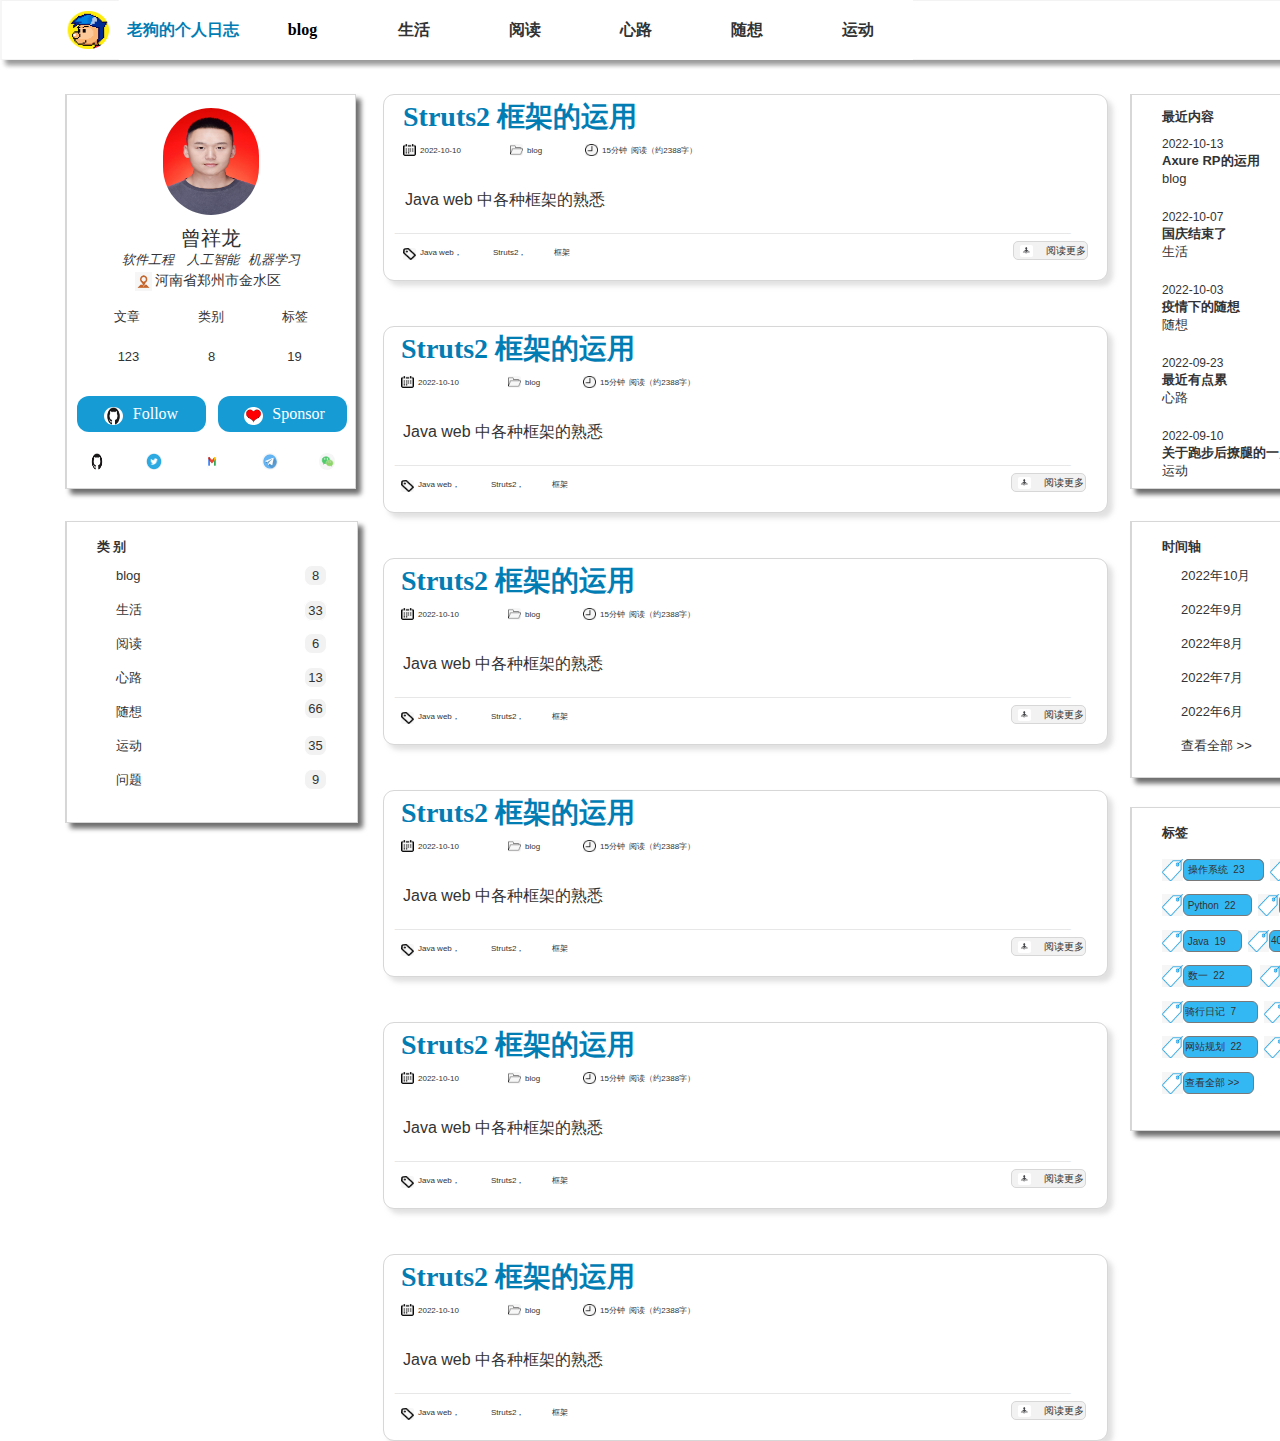
<file: blog原型/阅读.html>
﻿<!DOCTYPE html>
<html>
  <head>
    <title>阅读</title>
    <meta http-equiv="X-UA-Compatible" content="IE=edge"/>
    <meta http-equiv="content-type" content="text/html; charset=utf-8"/>
    <link href="resources/css/axure_rp_page.css" type="text/css" rel="stylesheet"/>
    <link href="data/styles.css" type="text/css" rel="stylesheet"/>
    <link href="files/阅读/styles.css" type="text/css" rel="stylesheet"/>
    <script src="resources/scripts/jquery-3.2.1.min.js"></script>
    <script src="resources/scripts/axure/axQuery.js"></script>
    <script src="resources/scripts/axure/globals.js"></script>
    <script src="resources/scripts/axutils.js"></script>
    <script src="resources/scripts/axure/annotation.js"></script>
    <script src="resources/scripts/axure/axQuery.std.js"></script>
    <script src="resources/scripts/axure/doc.js"></script>
    <script src="resources/scripts/messagecenter.js"></script>
    <script src="resources/scripts/axure/events.js"></script>
    <script src="resources/scripts/axure/recording.js"></script>
    <script src="resources/scripts/axure/action.js"></script>
    <script src="resources/scripts/axure/expr.js"></script>
    <script src="resources/scripts/axure/geometry.js"></script>
    <script src="resources/scripts/axure/flyout.js"></script>
    <script src="resources/scripts/axure/model.js"></script>
    <script src="resources/scripts/axure/repeater.js"></script>
    <script src="resources/scripts/axure/sto.js"></script>
    <script src="resources/scripts/axure/utils.temp.js"></script>
    <script src="resources/scripts/axure/variables.js"></script>
    <script src="resources/scripts/axure/drag.js"></script>
    <script src="resources/scripts/axure/move.js"></script>
    <script src="resources/scripts/axure/visibility.js"></script>
    <script src="resources/scripts/axure/style.js"></script>
    <script src="resources/scripts/axure/adaptive.js"></script>
    <script src="resources/scripts/axure/tree.js"></script>
    <script src="resources/scripts/axure/init.temp.js"></script>
    <script src="resources/scripts/axure/legacy.js"></script>
    <script src="resources/scripts/axure/viewer.js"></script>
    <script src="resources/scripts/axure/math.js"></script>
    <script src="resources/scripts/axure/jquery.nicescroll.min.js"></script>
    <script src="data/document.js"></script>
    <script src="files/阅读/data.js"></script>
    <script type="text/javascript">
      $axure.utils.getTransparentGifPath = function() { return 'resources/images/transparent.gif'; };
      $axure.utils.getOtherPath = function() { return 'resources/Other.html'; };
      $axure.utils.getReloadPath = function() { return 'resources/reload.html'; };
    </script>
  </head>
  <body>
    <div id="base" class="">

      <!-- Unnamed (矩形) -->
      <div id="u882" class="ax_default box_1">
        <div id="u882_div" class=""></div>
        <div id="u882_text" class="text " style="display:none; visibility: hidden">
          <p></p>
        </div>
      </div>

      <!-- Unnamed (矩形) -->
      <div id="u883" class="ax_default box_1">
        <div id="u883_div" class=""></div>
        <div id="u883_text" class="text ">
          <p style="font-size:20px;line-height:27px;"><span style="font-family:'华文楷体';font-style:normal;"><br></span></p><p style="font-size:20px;line-height:27px;"><span style="font-family:'华文楷体';font-style:normal;"><br></span></p><p style="font-size:20px;line-height:27px;"><span style="font-family:'华文楷体';font-style:normal;"><br></span></p><p style="font-size:20px;line-height:27px;"><span style="font-family:'华文楷体';font-style:normal;"><br></span></p><p style="font-size:20px;line-height:27px;"><span style="font-family:'华文楷体';font-style:normal;"><br></span></p><p style="font-size:20px;line-height:24px;"><span style="font-family:'华文楷体';font-style:normal;">曾祥龙</span></p><p style="font-size:13px;line-height:20px;"><span style="font-family:'华文楷体 Oblique', '华文楷体 Regular', '华文楷体';font-style:oblique;">软件工程&nbsp; &nbsp; 人工智能&nbsp;&nbsp; 机器学习</span></p><p style="font-size:14px;line-height:20px;"><span style="font-family:'华文宋体';font-style:normal;">&nbsp;&nbsp;&nbsp; 河南省郑州市金水区</span></p><p style="font-size:13px;line-height:12px;"><span style="font-family:'Arial Normal', 'Arial';font-style:normal;"><br></span></p><p style="font-size:13px;line-height:27px;"><span style="font-family:'Arial Normal', 'Arial';font-style:normal;">文章&nbsp; &nbsp; &nbsp; &nbsp; &nbsp; &nbsp; &nbsp; &nbsp; 类别&nbsp; &nbsp; &nbsp; &nbsp; &nbsp; &nbsp; &nbsp; &nbsp; 标签</span></p><p style="font-size:13px;line-height:27px;"><span style="font-family:'Arial Normal', 'Arial';font-style:normal;"><br></span></p><p style="font-size:13px;line-height:27px;"><span style="font-family:'Arial Normal', 'Arial';font-style:normal;"><br></span></p><p style="font-size:13px;line-height:27px;"><span style="font-family:'Arial Normal', 'Arial';font-style:normal;"><br></span></p><p style="font-size:13px;line-height:27px;"><span style="font-family:'Arial Normal', 'Arial';font-style:normal;"><br></span></p><p style="font-size:13px;line-height:27px;"><span style="font-family:'Arial Normal', 'Arial';font-style:normal;"><br></span></p><p style="font-size:13px;line-height:27px;"><span style="font-family:'Arial Normal', 'Arial';font-style:normal;"><br></span></p>
        </div>
      </div>

      <!-- Unnamed (图像) -->
      <div id="u884" class="ax_default image">
        <img id="u884_img" class="img " src="images/首页/u54.svg"/>
        <div id="u884_text" class="text " style="display:none; visibility: hidden">
          <p></p>
        </div>
      </div>

      <!-- Unnamed (图像) -->
      <div id="u885" class="ax_default image">
        <img id="u885_img" class="img " src="images/首页/u55.jpg"/>
        <div id="u885_text" class="text " style="display:none; visibility: hidden">
          <p></p>
        </div>
      </div>

      <!-- Unnamed (图像) -->
      <div id="u886" class="ax_default image">
        <img id="u886_img" class="img " src="images/首页/u8.svg"/>
        <div id="u886_text" class="text " style="display:none; visibility: hidden">
          <p></p>
        </div>
      </div>

      <!-- Unnamed (矩形) -->
      <div id="u887" class="ax_default box_1">
        <div id="u887_div" class=""></div>
        <div id="u887_text" class="text ">
          <p><span>老狗的个人日志</span></p>
        </div>
      </div>

      <!-- Unnamed (矩形) -->
      <div id="u888" class="ax_default box_1">
        <div id="u888_div" class=""></div>
        <div id="u888_text" class="text ">
          <p><span>blog</span></p>
        </div>
      </div>

      <!-- Unnamed (矩形) -->
      <div id="u889" class="ax_default box_1">
        <div id="u889_div" class=""></div>
        <div id="u889_text" class="text ">
          <p><span>生活</span></p>
        </div>
      </div>

      <!-- Unnamed (矩形) -->
      <div id="u890" class="ax_default box_1">
        <div id="u890_div" class=""></div>
        <div id="u890_text" class="text ">
          <p><span>阅读</span></p>
        </div>
      </div>

      <!-- Unnamed (矩形) -->
      <div id="u891" class="ax_default box_1">
        <div id="u891_div" class=""></div>
        <div id="u891_text" class="text ">
          <p><span>心路</span></p>
        </div>
      </div>

      <!-- Unnamed (矩形) -->
      <div id="u892" class="ax_default box_1">
        <div id="u892_div" class=""></div>
        <div id="u892_text" class="text ">
          <p><span>随想</span></p>
        </div>
      </div>

      <!-- Unnamed (矩形) -->
      <div id="u893" class="ax_default box_1">
        <div id="u893_div" class=""></div>
        <div id="u893_text" class="text ">
          <p><span>123</span></p>
        </div>
      </div>

      <!-- Unnamed (矩形) -->
      <div id="u894" class="ax_default box_1">
        <div id="u894_div" class=""></div>
        <div id="u894_text" class="text ">
          <p><span>8</span></p>
        </div>
      </div>

      <!-- Unnamed (矩形) -->
      <div id="u895" class="ax_default box_1">
        <div id="u895_div" class=""></div>
        <div id="u895_text" class="text ">
          <p><span>19</span></p>
        </div>
      </div>

      <!-- Unnamed (矩形) -->
      <div id="u896" class="ax_default primary_button">
        <div id="u896_div" class=""></div>
        <div id="u896_text" class="text ">
          <p><span>&nbsp;&nbsp; &nbsp; &nbsp; Follow</span></p>
        </div>
      </div>

      <!-- Unnamed (矩形) -->
      <div id="u897" class="ax_default primary_button">
        <div id="u897_div" class=""></div>
        <div id="u897_text" class="text ">
          <p><span>&nbsp;&nbsp; &nbsp; &nbsp;&nbsp; Sponsor</span></p>
        </div>
      </div>

      <!-- Unnamed (图像) -->
      <div id="u898" class="ax_default image">
        <img id="u898_img" class="img " src="images/首页/u61.svg"/>
        <div id="u898_text" class="text " style="display:none; visibility: hidden">
          <p></p>
        </div>
      </div>

      <!-- Unnamed (图像) -->
      <div id="u899" class="ax_default image">
        <img id="u899_img" class="img " src="images/首页/u62.svg"/>
        <div id="u899_text" class="text " style="display:none; visibility: hidden">
          <p></p>
        </div>
      </div>

      <!-- Unnamed (图像) -->
      <div id="u900" class="ax_default image">
        <img id="u900_img" class="img " src="images/首页/u63.svg"/>
        <div id="u900_text" class="text " style="display:none; visibility: hidden">
          <p></p>
        </div>
      </div>

      <!-- Unnamed (图像) -->
      <div id="u901" class="ax_default image">
        <img id="u901_img" class="img " src="images/首页/u64.svg"/>
        <div id="u901_text" class="text " style="display:none; visibility: hidden">
          <p></p>
        </div>
      </div>

      <!-- Unnamed (图像) -->
      <div id="u902" class="ax_default image">
        <img id="u902_img" class="img " src="images/首页/u65.svg"/>
        <div id="u902_text" class="text " style="display:none; visibility: hidden">
          <p></p>
        </div>
      </div>

      <!-- Unnamed (图像) -->
      <div id="u903" class="ax_default image">
        <img id="u903_img" class="img " src="images/首页/u66.svg"/>
        <div id="u903_text" class="text " style="display:none; visibility: hidden">
          <p></p>
        </div>
      </div>

      <!-- Unnamed (图像) -->
      <div id="u904" class="ax_default image">
        <img id="u904_img" class="img " src="images/首页/u67.svg"/>
        <div id="u904_text" class="text " style="display:none; visibility: hidden">
          <p></p>
        </div>
      </div>

      <!-- Unnamed (组合) -->
      <div id="u905" class="ax_default" data-left="1130" data-top="94" data-width="290" data-height="395">

        <!-- Unnamed (形状) -->
        <div id="u906" class="ax_default box_1">
          <img id="u906_img" class="img " src="images/首页/u69.svg"/>
          <div id="u906_text" class="text ">
            <p style="line-height:14px;"><span style="font-family:'Arial Normal', 'Arial';font-weight:400;">&nbsp;&nbsp; &nbsp; &nbsp;&nbsp; </span></p><p style="line-height:14px;"><span style="font-family:'Arial Normal', 'Arial';font-weight:400;">&nbsp;&nbsp; &nbsp; &nbsp;&nbsp; </span><span style="font-family:'黑体 Bold', '黑体 Regular', '黑体';font-weight:700;">最近内容</span></p><p style="line-height:14px;"><span style="font-family:'黑体';font-weight:400;"><br></span></p><p style="line-height:14px;"><span style="font-family:'Arial Normal', 'Arial';font-weight:400;">&nbsp;&nbsp; &nbsp; &nbsp;&nbsp; </span></p><p style="line-height:16px;"><span style="font-family:'Arial Normal', 'Arial';font-weight:400;">&nbsp;&nbsp; &nbsp; &nbsp;&nbsp; </span></p><p style="line-height:16px;"><span style="font-family:'Arial Normal', 'Arial';font-weight:400;">&nbsp;&nbsp; &nbsp; &nbsp;&nbsp; </span></p><p style="line-height:16px;"><span style="font-family:'Arial Normal', 'Arial';font-weight:400;"><br></span></p><p style="line-height:16px;"><span style="font-family:'Arial Normal', 'Arial';font-weight:400;">&nbsp;&nbsp; &nbsp; &nbsp;&nbsp; </span></p>
          </div>
        </div>

        <!-- Unnamed (矩形) -->
        <div id="u907" class="ax_default box_1">
          <div id="u907_div" class=""></div>
          <div id="u907_text" class="text ">
            <p><span>Axure RP的运用</span></p>
          </div>
        </div>

        <!-- Unnamed (矩形) -->
        <div id="u908" class="ax_default box_1">
          <div id="u908_div" class=""></div>
          <div id="u908_text" class="text ">
            <p><span>2022-10-13</span></p>
          </div>
        </div>

        <!-- Unnamed (矩形) -->
        <div id="u909" class="ax_default box_1">
          <div id="u909_div" class=""></div>
          <div id="u909_text" class="text ">
            <p><span>blog</span></p>
          </div>
        </div>

        <!-- Unnamed (矩形) -->
        <div id="u910" class="ax_default box_1">
          <div id="u910_div" class=""></div>
          <div id="u910_text" class="text ">
            <p><span>国庆结束了</span></p>
          </div>
        </div>

        <!-- Unnamed (矩形) -->
        <div id="u911" class="ax_default box_1">
          <div id="u911_div" class=""></div>
          <div id="u911_text" class="text ">
            <p><span>2022-10-07</span></p>
          </div>
        </div>

        <!-- Unnamed (矩形) -->
        <div id="u912" class="ax_default box_1">
          <div id="u912_div" class=""></div>
          <div id="u912_text" class="text ">
            <p><span>生活</span></p>
          </div>
        </div>

        <!-- Unnamed (矩形) -->
        <div id="u913" class="ax_default box_1">
          <div id="u913_div" class=""></div>
          <div id="u913_text" class="text ">
            <p><span>疫情下的随想</span></p>
          </div>
        </div>

        <!-- Unnamed (矩形) -->
        <div id="u914" class="ax_default box_1">
          <div id="u914_div" class=""></div>
          <div id="u914_text" class="text ">
            <p><span>2022-10-03</span></p>
          </div>
        </div>

        <!-- Unnamed (矩形) -->
        <div id="u915" class="ax_default box_1">
          <div id="u915_div" class=""></div>
          <div id="u915_text" class="text ">
            <p><span>随想</span></p>
          </div>
        </div>

        <!-- Unnamed (矩形) -->
        <div id="u916" class="ax_default box_1">
          <div id="u916_div" class=""></div>
          <div id="u916_text" class="text ">
            <p><span>最近有点累</span></p>
          </div>
        </div>

        <!-- Unnamed (矩形) -->
        <div id="u917" class="ax_default box_1">
          <div id="u917_div" class=""></div>
          <div id="u917_text" class="text ">
            <p><span>2022-09-23</span></p>
          </div>
        </div>

        <!-- Unnamed (矩形) -->
        <div id="u918" class="ax_default box_1">
          <div id="u918_div" class=""></div>
          <div id="u918_text" class="text ">
            <p><span>心路</span></p>
          </div>
        </div>

        <!-- Unnamed (矩形) -->
        <div id="u919" class="ax_default box_1">
          <div id="u919_div" class=""></div>
          <div id="u919_text" class="text ">
            <p><span>关于跑步后撩腿的一点思考</span></p>
          </div>
        </div>

        <!-- Unnamed (矩形) -->
        <div id="u920" class="ax_default box_1">
          <div id="u920_div" class=""></div>
          <div id="u920_text" class="text ">
            <p><span>2022-09-10</span></p>
          </div>
        </div>

        <!-- Unnamed (矩形) -->
        <div id="u921" class="ax_default box_1">
          <div id="u921_div" class=""></div>
          <div id="u921_text" class="text ">
            <p><span>运动</span></p>
          </div>
        </div>
      </div>

      <!-- Unnamed (矩形) -->
      <div id="u922" class="ax_default box_1">
        <div id="u922_div" class=""></div>
        <div id="u922_text" class="text ">
          <p><span>运动</span></p>
        </div>
      </div>

      <!-- Unnamed (矩形) -->
      <div id="u923" class="ax_default box_1">
        <div id="u923_div" class=""></div>
        <div id="u923_text" class="text " style="display:none; visibility: hidden">
          <p></p>
        </div>
      </div>

      <!-- Unnamed (图像) -->
      <div id="u924" class="ax_default image">
        <img id="u924_img" class="img " src="images/首页/u11.svg"/>
        <div id="u924_text" class="text " style="display:none; visibility: hidden">
          <p></p>
        </div>
      </div>

      <!-- Unnamed (矩形) -->
      <div id="u925" class="ax_default box_1">
        <div id="u925_div" class=""></div>
        <div id="u925_text" class="text " style="display:none; visibility: hidden">
          <p></p>
        </div>
      </div>

      <!-- Unnamed (图像) -->
      <div id="u926" class="ax_default image">
        <img id="u926_img" class="img " src="images/首页/u13.svg"/>
        <div id="u926_text" class="text " style="display:none; visibility: hidden">
          <p></p>
        </div>
      </div>

      <!-- Unnamed (矩形) -->
      <div id="u927" class="ax_default box_1">
        <div id="u927_div" class=""></div>
        <div id="u927_text" class="text " style="display:none; visibility: hidden">
          <p></p>
        </div>
      </div>

      <!-- Unnamed (图像) -->
      <div id="u928" class="ax_default image">
        <img id="u928_img" class="img " src="images/首页/u52.svg"/>
        <div id="u928_text" class="text " style="display:none; visibility: hidden">
          <p></p>
        </div>
      </div>

      <!-- Unnamed (矩形) -->
      <div id="u929" class="ax_default box_1">
        <div id="u929_div" class=""></div>
        <div id="u929_text" class="text ">
          <p><span style="font-family:'Arial Normal', 'Arial';font-weight:400;"><br></span></p><p><span style="font-family:'Arial Normal', 'Arial';font-weight:400;">&nbsp;&nbsp; &nbsp; &nbsp;&nbsp; </span><span style="font-family:'黑体 Bold', '黑体 Regular', '黑体';font-weight:700;">类 别</span></p>
        </div>
      </div>

      <!-- Unnamed (矩形) -->
      <div id="u930" class="ax_default box_1">
        <div id="u930_div" class=""></div>
        <div id="u930_text" class="text ">
          <p><span>blog</span></p>
        </div>
      </div>

      <!-- Unnamed (矩形) -->
      <div id="u931" class="ax_default box_1">
        <div id="u931_div" class=""></div>
        <div id="u931_text" class="text ">
          <p><span>8</span></p>
        </div>
      </div>

      <!-- Unnamed (矩形) -->
      <div id="u932" class="ax_default box_1">
        <div id="u932_div" class=""></div>
        <div id="u932_text" class="text ">
          <p><span>生活</span></p>
        </div>
      </div>

      <!-- Unnamed (形状) -->
      <div id="u933" class="ax_default box_1">
        <img id="u933_img" class="img " src="images/首页/u89.svg"/>
        <div id="u933_text" class="text ">
          <p><span>33</span></p>
        </div>
      </div>

      <!-- Unnamed (矩形) -->
      <div id="u934" class="ax_default box_1">
        <div id="u934_div" class=""></div>
        <div id="u934_text" class="text ">
          <p><span>阅读</span></p>
        </div>
      </div>

      <!-- Unnamed (矩形) -->
      <div id="u935" class="ax_default box_1">
        <div id="u935_div" class=""></div>
        <div id="u935_text" class="text ">
          <p><span>6</span></p>
        </div>
      </div>

      <!-- Unnamed (矩形) -->
      <div id="u936" class="ax_default box_1">
        <div id="u936_div" class=""></div>
        <div id="u936_text" class="text ">
          <p><span>心路</span></p>
        </div>
      </div>

      <!-- Unnamed (矩形) -->
      <div id="u937" class="ax_default box_1">
        <div id="u937_div" class=""></div>
        <div id="u937_text" class="text ">
          <p><span>13</span></p>
        </div>
      </div>

      <!-- Unnamed (矩形) -->
      <div id="u938" class="ax_default box_1">
        <div id="u938_div" class=""></div>
        <div id="u938_text" class="text ">
          <p><span>随想</span></p>
        </div>
      </div>

      <!-- Unnamed (矩形) -->
      <div id="u939" class="ax_default box_1">
        <div id="u939_div" class=""></div>
        <div id="u939_text" class="text ">
          <p><span>66</span></p>
        </div>
      </div>

      <!-- Unnamed (矩形) -->
      <div id="u940" class="ax_default box_1">
        <div id="u940_div" class=""></div>
        <div id="u940_text" class="text ">
          <p><span>运动</span></p>
        </div>
      </div>

      <!-- Unnamed (矩形) -->
      <div id="u941" class="ax_default box_1">
        <div id="u941_div" class=""></div>
        <div id="u941_text" class="text ">
          <p><span>35</span></p>
        </div>
      </div>

      <!-- Unnamed (矩形) -->
      <div id="u942" class="ax_default box_1">
        <div id="u942_div" class=""></div>
        <div id="u942_text" class="text ">
          <p><span>问题</span></p>
        </div>
      </div>

      <!-- Unnamed (矩形) -->
      <div id="u943" class="ax_default box_1">
        <div id="u943_div" class=""></div>
        <div id="u943_text" class="text ">
          <p><span>9</span></p>
        </div>
      </div>

      <!-- Unnamed (矩形) -->
      <div id="u944" class="ax_default box_1">
        <div id="u944_div" class=""></div>
        <div id="u944_text" class="text ">
          <p><span style="font-family:'Arial Normal', 'Arial';font-weight:400;"><br></span></p><p><span style="font-family:'Arial Normal', 'Arial';font-weight:400;">&nbsp;&nbsp; &nbsp; &nbsp;&nbsp; </span><span style="font-family:'黑体 Bold', '黑体 Regular', '黑体';font-weight:700;">时间轴</span></p>
        </div>
      </div>

      <!-- Unnamed (矩形) -->
      <div id="u945" class="ax_default box_1">
        <div id="u945_div" class=""></div>
        <div id="u945_text" class="text ">
          <p><span>2022年10月</span></p>
        </div>
      </div>

      <!-- Unnamed (矩形) -->
      <div id="u946" class="ax_default box_1">
        <div id="u946_div" class=""></div>
        <div id="u946_text" class="text ">
          <p><span>3</span></p>
        </div>
      </div>

      <!-- Unnamed (矩形) -->
      <div id="u947" class="ax_default box_1">
        <div id="u947_div" class=""></div>
        <div id="u947_text" class="text ">
          <p><span>2022年9月</span></p>
        </div>
      </div>

      <!-- Unnamed (形状) -->
      <div id="u948" class="ax_default box_1">
        <img id="u948_img" class="img " src="images/首页/u89.svg"/>
        <div id="u948_text" class="text ">
          <p><span>6</span></p>
        </div>
      </div>

      <!-- Unnamed (矩形) -->
      <div id="u949" class="ax_default box_1">
        <div id="u949_div" class=""></div>
        <div id="u949_text" class="text ">
          <p><span>2022年8月</span></p>
        </div>
      </div>

      <!-- Unnamed (矩形) -->
      <div id="u950" class="ax_default box_1">
        <div id="u950_div" class=""></div>
        <div id="u950_text" class="text ">
          <p><span>8</span></p>
        </div>
      </div>

      <!-- Unnamed (矩形) -->
      <div id="u951" class="ax_default box_1">
        <div id="u951_div" class=""></div>
        <div id="u951_text" class="text ">
          <p><span>2022年7月</span></p>
        </div>
      </div>

      <!-- Unnamed (矩形) -->
      <div id="u952" class="ax_default box_1">
        <div id="u952_div" class=""></div>
        <div id="u952_text" class="text ">
          <p><span>13</span></p>
        </div>
      </div>

      <!-- Unnamed (矩形) -->
      <div id="u953" class="ax_default box_1">
        <div id="u953_div" class=""></div>
        <div id="u953_text" class="text ">
          <p><span>2022年6月</span></p>
        </div>
      </div>

      <!-- Unnamed (矩形) -->
      <div id="u954" class="ax_default box_1">
        <div id="u954_div" class=""></div>
        <div id="u954_text" class="text ">
          <p><span>22</span></p>
        </div>
      </div>

      <!-- Unnamed (矩形) -->
      <div id="u955" class="ax_default box_1">
        <div id="u955_div" class=""></div>
        <div id="u955_text" class="text ">
          <p><span>查看全部 &gt;&gt;</span></p>
        </div>
      </div>

      <!-- Unnamed (矩形) -->
      <div id="u956" class="ax_default box_1">
        <div id="u956_div" class=""></div>
        <div id="u956_text" class="text ">
          <p><span style="font-family:'Arial Normal', 'Arial';font-weight:400;"><br></span></p><p><span style="font-family:'Arial Normal', 'Arial';font-weight:400;">&nbsp;&nbsp; &nbsp; &nbsp;&nbsp; </span><span style="font-family:'黑体 Bold', '黑体 Regular', '黑体';font-weight:700;">标签</span></p>
        </div>
      </div>

      <!-- Unnamed (矩形) -->
      <div id="u957" class="ax_default box_1">
        <div id="u957_div" class=""></div>
        <div id="u957_text" class="text ">
          <p><span>&nbsp;操作系统&nbsp; 23 </span></p>
        </div>
      </div>

      <!-- Unnamed (图像) -->
      <div id="u958" class="ax_default image">
        <img id="u958_img" class="img " src="images/首页/u114.jpg"/>
        <div id="u958_text" class="text " style="display:none; visibility: hidden">
          <p></p>
        </div>
      </div>

      <!-- Unnamed (矩形) -->
      <div id="u959" class="ax_default box_1">
        <div id="u959_div" class=""></div>
        <div id="u959_text" class="text ">
          <p><span>&nbsp;计算机组成原理&nbsp; 14 </span></p>
        </div>
      </div>

      <!-- Unnamed (图像) -->
      <div id="u960" class="ax_default image">
        <img id="u960_img" class="img " src="images/首页/u114.jpg"/>
        <div id="u960_text" class="text " style="display:none; visibility: hidden">
          <p></p>
        </div>
      </div>

      <!-- Unnamed (矩形) -->
      <div id="u961" class="ax_default box_1">
        <div id="u961_div" class=""></div>
        <div id="u961_text" class="text ">
          <p><span>&nbsp;Python&nbsp; 22 </span></p>
        </div>
      </div>

      <!-- Unnamed (图像) -->
      <div id="u962" class="ax_default image">
        <img id="u962_img" class="img " src="images/首页/u114.jpg"/>
        <div id="u962_text" class="text " style="display:none; visibility: hidden">
          <p></p>
        </div>
      </div>

      <!-- Unnamed (矩形) -->
      <div id="u963" class="ax_default box_1">
        <div id="u963_div" class=""></div>
        <div id="u963_text" class="text ">
          <p><span>&nbsp;计网&nbsp; 6 </span></p>
        </div>
      </div>

      <!-- Unnamed (图像) -->
      <div id="u964" class="ax_default image">
        <img id="u964_img" class="img " src="images/首页/u114.jpg"/>
        <div id="u964_text" class="text " style="display:none; visibility: hidden">
          <p></p>
        </div>
      </div>

      <!-- Unnamed (矩形) -->
      <div id="u965" class="ax_default box_1">
        <div id="u965_div" class=""></div>
        <div id="u965_text" class="text ">
          <p><span>&nbsp;AI&nbsp; 23 </span></p>
        </div>
      </div>

      <!-- Unnamed (图像) -->
      <div id="u966" class="ax_default image">
        <img id="u966_img" class="img " src="images/首页/u114.jpg"/>
        <div id="u966_text" class="text " style="display:none; visibility: hidden">
          <p></p>
        </div>
      </div>

      <!-- Unnamed (矩形) -->
      <div id="u967" class="ax_default box_1">
        <div id="u967_div" class=""></div>
        <div id="u967_text" class="text ">
          <p><span>&nbsp;Java&nbsp; 19 </span></p>
        </div>
      </div>

      <!-- Unnamed (图像) -->
      <div id="u968" class="ax_default image">
        <img id="u968_img" class="img " src="images/首页/u114.jpg"/>
        <div id="u968_text" class="text " style="display:none; visibility: hidden">
          <p></p>
        </div>
      </div>

      <!-- Unnamed (矩形) -->
      <div id="u969" class="ax_default box_1">
        <div id="u969_div" class=""></div>
        <div id="u969_text" class="text ">
          <p><span>408大纲分析&nbsp; 14 </span></p>
        </div>
      </div>

      <!-- Unnamed (图像) -->
      <div id="u970" class="ax_default image">
        <img id="u970_img" class="img " src="images/首页/u114.jpg"/>
        <div id="u970_text" class="text " style="display:none; visibility: hidden">
          <p></p>
        </div>
      </div>

      <!-- Unnamed (矩形) -->
      <div id="u971" class="ax_default box_1">
        <div id="u971_div" class=""></div>
        <div id="u971_text" class="text ">
          <p><span>&nbsp;数一&nbsp; 22 </span></p>
        </div>
      </div>

      <!-- Unnamed (图像) -->
      <div id="u972" class="ax_default image">
        <img id="u972_img" class="img " src="images/首页/u114.jpg"/>
        <div id="u972_text" class="text " style="display:none; visibility: hidden">
          <p></p>
        </div>
      </div>

      <!-- Unnamed (矩形) -->
      <div id="u973" class="ax_default box_1">
        <div id="u973_div" class=""></div>
        <div id="u973_text" class="text ">
          <p><span>&nbsp;跑步&nbsp; 6 </span></p>
        </div>
      </div>

      <!-- Unnamed (图像) -->
      <div id="u974" class="ax_default image">
        <img id="u974_img" class="img " src="images/首页/u114.jpg"/>
        <div id="u974_text" class="text " style="display:none; visibility: hidden">
          <p></p>
        </div>
      </div>

      <!-- Unnamed (矩形) -->
      <div id="u975" class="ax_default box_1">
        <div id="u975_div" class=""></div>
        <div id="u975_text" class="text ">
          <p><span>骑行日记&nbsp; 7 </span></p>
        </div>
      </div>

      <!-- Unnamed (图像) -->
      <div id="u976" class="ax_default image">
        <img id="u976_img" class="img " src="images/首页/u114.jpg"/>
        <div id="u976_text" class="text " style="display:none; visibility: hidden">
          <p></p>
        </div>
      </div>

      <!-- Unnamed (矩形) -->
      <div id="u977" class="ax_default box_1">
        <div id="u977_div" class=""></div>
        <div id="u977_text" class="text ">
          <p><span>一研为定&nbsp;&nbsp; 5</span></p>
        </div>
      </div>

      <!-- Unnamed (图像) -->
      <div id="u978" class="ax_default image">
        <img id="u978_img" class="img " src="images/首页/u114.jpg"/>
        <div id="u978_text" class="text " style="display:none; visibility: hidden">
          <p></p>
        </div>
      </div>

      <!-- Unnamed (矩形) -->
      <div id="u979" class="ax_default box_1">
        <div id="u979_div" class=""></div>
        <div id="u979_text" class="text ">
          <p><span>网站规划&nbsp; 22 </span></p>
        </div>
      </div>

      <!-- Unnamed (图像) -->
      <div id="u980" class="ax_default image">
        <img id="u980_img" class="img " src="images/首页/u114.jpg"/>
        <div id="u980_text" class="text " style="display:none; visibility: hidden">
          <p></p>
        </div>
      </div>

      <!-- Unnamed (矩形) -->
      <div id="u981" class="ax_default box_1">
        <div id="u981_div" class=""></div>
        <div id="u981_text" class="text ">
          <p><span>&nbsp;机器学习&nbsp; 6 </span></p>
        </div>
      </div>

      <!-- Unnamed (图像) -->
      <div id="u982" class="ax_default image">
        <img id="u982_img" class="img " src="images/首页/u114.jpg"/>
        <div id="u982_text" class="text " style="display:none; visibility: hidden">
          <p></p>
        </div>
      </div>

      <!-- Unnamed (矩形) -->
      <div id="u983" class="ax_default box_1">
        <div id="u983_div" class=""></div>
        <div id="u983_text" class="text ">
          <p><span>查看全部 &gt;&gt;</span></p>
        </div>
      </div>

      <!-- Unnamed (图像) -->
      <div id="u984" class="ax_default image">
        <img id="u984_img" class="img " src="images/首页/u114.jpg"/>
        <div id="u984_text" class="text " style="display:none; visibility: hidden">
          <p></p>
        </div>
      </div>

      <!-- Unnamed (文章2) -->

      <!-- Unnamed (矩形) -->
      <div id="u986" class="ax_default box_1">
        <div id="u986_div" class=""></div>
        <div id="u986_text" class="text ">
          <p><span style="color:#027DB4;"><br></span></p><p><span style="color:#027DB4;"><br></span></p><p><span style="color:#027DB4;"><br></span></p><p><span style="color:#027DB4;"><br></span></p><p><span style="color:#027DB4;"><br></span></p><p><span style="color:#027DB4;"><br></span></p><p><span style="color:#027DB4;"><br></span></p><p><span style="color:#027DB4;"><br></span></p><p><span style="color:#027DB4;">&nbsp;&nbsp; </span><span style="color:#D7D7D7;">————————————————————————————————————————————————————</span></p>
        </div>
      </div>

      <!-- Unnamed (图像) -->
      <div id="u987" class="ax_default image">
        <img id="u987_img" class="img " src="images/blog/u246.svg"/>
        <div id="u987_text" class="text " style="display:none; visibility: hidden">
          <p></p>
        </div>
      </div>

      <!-- Unnamed (矩形) -->
      <div id="u988" class="ax_default box_1">
        <div id="u988_div" class=""></div>
        <div id="u988_text" class="text ">
          <p><span>2022-10-10</span></p>
        </div>
      </div>

      <!-- Unnamed (图像) -->
      <div id="u989" class="ax_default image">
        <img id="u989_img" class="img " src="images/blog/u248.svg"/>
        <div id="u989_text" class="text " style="display:none; visibility: hidden">
          <p></p>
        </div>
      </div>

      <!-- Unnamed (矩形) -->
      <div id="u990" class="ax_default box_1">
        <div id="u990_div" class=""></div>
        <div id="u990_text" class="text ">
          <p><span>blog</span></p>
        </div>
      </div>

      <!-- Unnamed (图像) -->
      <div id="u991" class="ax_default image">
        <img id="u991_img" class="img " src="images/blog/u250.svg"/>
        <div id="u991_text" class="text " style="display:none; visibility: hidden">
          <p></p>
        </div>
      </div>

      <!-- Unnamed (矩形) -->
      <div id="u992" class="ax_default box_1">
        <div id="u992_div" class=""></div>
        <div id="u992_text" class="text ">
          <p><span>15分钟&nbsp; 阅读（约2388字）</span></p>
        </div>
      </div>

      <!-- Unnamed (矩形) -->
      <div id="u993" class="ax_default box_1">
        <div id="u993_div" class=""></div>
        <div id="u993_text" class="text ">
          <p><span>Struts2 框架的运用</span></p>
        </div>
      </div>

      <!-- Unnamed (矩形) -->
      <div id="u994" class="ax_default box_1">
        <div id="u994_div" class=""></div>
        <div id="u994_text" class="text ">
          <p><span>Java web 中各种框架的熟悉</span></p>
        </div>
      </div>

      <!-- Unnamed (图像) -->
      <div id="u995" class="ax_default image">
        <img id="u995_img" class="img " src="images/blog/u254.svg"/>
        <div id="u995_text" class="text " style="display:none; visibility: hidden">
          <p></p>
        </div>
      </div>

      <!-- Unnamed (矩形) -->
      <div id="u996" class="ax_default box_1">
        <div id="u996_div" class=""></div>
        <div id="u996_text" class="text ">
          <p><span>Java web，</span></p>
        </div>
      </div>

      <!-- Unnamed (矩形) -->
      <div id="u997" class="ax_default box_1">
        <div id="u997_div" class=""></div>
        <div id="u997_text" class="text ">
          <p><span>Struts2，</span></p>
        </div>
      </div>

      <!-- Unnamed (矩形) -->
      <div id="u998" class="ax_default box_1">
        <div id="u998_div" class=""></div>
        <div id="u998_text" class="text ">
          <p><span>框架</span></p>
        </div>
      </div>

      <!-- Unnamed (矩形) -->
      <div id="u999" class="ax_default button">
        <div id="u999_div" class=""></div>
        <div id="u999_text" class="text ">
          <p><span>阅读更多</span></p>
        </div>
      </div>

      <!-- Unnamed (图像) -->
      <div id="u1000" class="ax_default image">
        <img id="u1000_img" class="img " src="images/blog/u259.svg"/>
        <div id="u1000_text" class="text " style="display:none; visibility: hidden">
          <p></p>
        </div>
      </div>

      <!-- Unnamed (矩形) -->
      <div id="u1001" class="ax_default box_1">
        <div id="u1001_div" class=""></div>
        <div id="u1001_text" class="text ">
          <p><span style="color:#027DB4;"><br></span></p><p><span style="color:#027DB4;"><br></span></p><p><span style="color:#027DB4;"><br></span></p><p><span style="color:#027DB4;"><br></span></p><p><span style="color:#027DB4;"><br></span></p><p><span style="color:#027DB4;"><br></span></p><p><span style="color:#027DB4;"><br></span></p><p><span style="color:#027DB4;"><br></span></p><p><span style="color:#027DB4;">&nbsp;&nbsp; </span><span style="color:#D7D7D7;">————————————————————————————————————————————————————</span></p>
        </div>
      </div>

      <!-- Unnamed (图像) -->
      <div id="u1002" class="ax_default image">
        <img id="u1002_img" class="img " src="images/blog/u246.svg"/>
        <div id="u1002_text" class="text " style="display:none; visibility: hidden">
          <p></p>
        </div>
      </div>

      <!-- Unnamed (矩形) -->
      <div id="u1003" class="ax_default box_1">
        <div id="u1003_div" class=""></div>
        <div id="u1003_text" class="text ">
          <p><span>2022-10-10</span></p>
        </div>
      </div>

      <!-- Unnamed (图像) -->
      <div id="u1004" class="ax_default image">
        <img id="u1004_img" class="img " src="images/blog/u248.svg"/>
        <div id="u1004_text" class="text " style="display:none; visibility: hidden">
          <p></p>
        </div>
      </div>

      <!-- Unnamed (矩形) -->
      <div id="u1005" class="ax_default box_1">
        <div id="u1005_div" class=""></div>
        <div id="u1005_text" class="text ">
          <p><span>blog</span></p>
        </div>
      </div>

      <!-- Unnamed (图像) -->
      <div id="u1006" class="ax_default image">
        <img id="u1006_img" class="img " src="images/blog/u250.svg"/>
        <div id="u1006_text" class="text " style="display:none; visibility: hidden">
          <p></p>
        </div>
      </div>

      <!-- Unnamed (矩形) -->
      <div id="u1007" class="ax_default box_1">
        <div id="u1007_div" class=""></div>
        <div id="u1007_text" class="text ">
          <p><span>15分钟&nbsp; 阅读（约2388字）</span></p>
        </div>
      </div>

      <!-- Unnamed (矩形) -->
      <div id="u1008" class="ax_default box_1">
        <div id="u1008_div" class=""></div>
        <div id="u1008_text" class="text ">
          <p><span>Struts2 框架的运用</span></p>
        </div>
      </div>

      <!-- Unnamed (矩形) -->
      <div id="u1009" class="ax_default box_1">
        <div id="u1009_div" class=""></div>
        <div id="u1009_text" class="text ">
          <p><span>Java web 中各种框架的熟悉</span></p>
        </div>
      </div>

      <!-- Unnamed (图像) -->
      <div id="u1010" class="ax_default image">
        <img id="u1010_img" class="img " src="images/blog/u254.svg"/>
        <div id="u1010_text" class="text " style="display:none; visibility: hidden">
          <p></p>
        </div>
      </div>

      <!-- Unnamed (矩形) -->
      <div id="u1011" class="ax_default box_1">
        <div id="u1011_div" class=""></div>
        <div id="u1011_text" class="text ">
          <p><span>Java web，</span></p>
        </div>
      </div>

      <!-- Unnamed (矩形) -->
      <div id="u1012" class="ax_default box_1">
        <div id="u1012_div" class=""></div>
        <div id="u1012_text" class="text ">
          <p><span>Struts2，</span></p>
        </div>
      </div>

      <!-- Unnamed (矩形) -->
      <div id="u1013" class="ax_default box_1">
        <div id="u1013_div" class=""></div>
        <div id="u1013_text" class="text ">
          <p><span>框架</span></p>
        </div>
      </div>

      <!-- Unnamed (矩形) -->
      <div id="u1014" class="ax_default button">
        <div id="u1014_div" class=""></div>
        <div id="u1014_text" class="text ">
          <p><span>阅读更多</span></p>
        </div>
      </div>

      <!-- Unnamed (图像) -->
      <div id="u1015" class="ax_default image">
        <img id="u1015_img" class="img " src="images/blog/u259.svg"/>
        <div id="u1015_text" class="text " style="display:none; visibility: hidden">
          <p></p>
        </div>
      </div>

      <!-- Unnamed (矩形) -->
      <div id="u1016" class="ax_default box_1">
        <div id="u1016_div" class=""></div>
        <div id="u1016_text" class="text ">
          <p><span style="color:#027DB4;"><br></span></p><p><span style="color:#027DB4;"><br></span></p><p><span style="color:#027DB4;"><br></span></p><p><span style="color:#027DB4;"><br></span></p><p><span style="color:#027DB4;"><br></span></p><p><span style="color:#027DB4;"><br></span></p><p><span style="color:#027DB4;"><br></span></p><p><span style="color:#027DB4;"><br></span></p><p><span style="color:#027DB4;">&nbsp;&nbsp; </span><span style="color:#D7D7D7;">————————————————————————————————————————————————————</span></p>
        </div>
      </div>

      <!-- Unnamed (图像) -->
      <div id="u1017" class="ax_default image">
        <img id="u1017_img" class="img " src="images/blog/u246.svg"/>
        <div id="u1017_text" class="text " style="display:none; visibility: hidden">
          <p></p>
        </div>
      </div>

      <!-- Unnamed (矩形) -->
      <div id="u1018" class="ax_default box_1">
        <div id="u1018_div" class=""></div>
        <div id="u1018_text" class="text ">
          <p><span>2022-10-10</span></p>
        </div>
      </div>

      <!-- Unnamed (图像) -->
      <div id="u1019" class="ax_default image">
        <img id="u1019_img" class="img " src="images/blog/u248.svg"/>
        <div id="u1019_text" class="text " style="display:none; visibility: hidden">
          <p></p>
        </div>
      </div>

      <!-- Unnamed (矩形) -->
      <div id="u1020" class="ax_default box_1">
        <div id="u1020_div" class=""></div>
        <div id="u1020_text" class="text ">
          <p><span>blog</span></p>
        </div>
      </div>

      <!-- Unnamed (图像) -->
      <div id="u1021" class="ax_default image">
        <img id="u1021_img" class="img " src="images/blog/u250.svg"/>
        <div id="u1021_text" class="text " style="display:none; visibility: hidden">
          <p></p>
        </div>
      </div>

      <!-- Unnamed (矩形) -->
      <div id="u1022" class="ax_default box_1">
        <div id="u1022_div" class=""></div>
        <div id="u1022_text" class="text ">
          <p><span>15分钟&nbsp; 阅读（约2388字）</span></p>
        </div>
      </div>

      <!-- Unnamed (矩形) -->
      <div id="u1023" class="ax_default box_1">
        <div id="u1023_div" class=""></div>
        <div id="u1023_text" class="text ">
          <p><span>Struts2 框架的运用</span></p>
        </div>
      </div>

      <!-- Unnamed (矩形) -->
      <div id="u1024" class="ax_default box_1">
        <div id="u1024_div" class=""></div>
        <div id="u1024_text" class="text ">
          <p><span>Java web 中各种框架的熟悉</span></p>
        </div>
      </div>

      <!-- Unnamed (图像) -->
      <div id="u1025" class="ax_default image">
        <img id="u1025_img" class="img " src="images/blog/u254.svg"/>
        <div id="u1025_text" class="text " style="display:none; visibility: hidden">
          <p></p>
        </div>
      </div>

      <!-- Unnamed (矩形) -->
      <div id="u1026" class="ax_default box_1">
        <div id="u1026_div" class=""></div>
        <div id="u1026_text" class="text ">
          <p><span>Java web，</span></p>
        </div>
      </div>

      <!-- Unnamed (矩形) -->
      <div id="u1027" class="ax_default box_1">
        <div id="u1027_div" class=""></div>
        <div id="u1027_text" class="text ">
          <p><span>Struts2，</span></p>
        </div>
      </div>

      <!-- Unnamed (矩形) -->
      <div id="u1028" class="ax_default box_1">
        <div id="u1028_div" class=""></div>
        <div id="u1028_text" class="text ">
          <p><span>框架</span></p>
        </div>
      </div>

      <!-- Unnamed (矩形) -->
      <div id="u1029" class="ax_default button">
        <div id="u1029_div" class=""></div>
        <div id="u1029_text" class="text ">
          <p><span>阅读更多</span></p>
        </div>
      </div>

      <!-- Unnamed (图像) -->
      <div id="u1030" class="ax_default image">
        <img id="u1030_img" class="img " src="images/blog/u259.svg"/>
        <div id="u1030_text" class="text " style="display:none; visibility: hidden">
          <p></p>
        </div>
      </div>

      <!-- Unnamed (矩形) -->
      <div id="u1031" class="ax_default box_1">
        <div id="u1031_div" class=""></div>
        <div id="u1031_text" class="text ">
          <p><span style="color:#027DB4;"><br></span></p><p><span style="color:#027DB4;"><br></span></p><p><span style="color:#027DB4;"><br></span></p><p><span style="color:#027DB4;"><br></span></p><p><span style="color:#027DB4;"><br></span></p><p><span style="color:#027DB4;"><br></span></p><p><span style="color:#027DB4;"><br></span></p><p><span style="color:#027DB4;"><br></span></p><p><span style="color:#027DB4;">&nbsp;&nbsp; </span><span style="color:#D7D7D7;">————————————————————————————————————————————————————</span></p>
        </div>
      </div>

      <!-- Unnamed (图像) -->
      <div id="u1032" class="ax_default image">
        <img id="u1032_img" class="img " src="images/blog/u246.svg"/>
        <div id="u1032_text" class="text " style="display:none; visibility: hidden">
          <p></p>
        </div>
      </div>

      <!-- Unnamed (矩形) -->
      <div id="u1033" class="ax_default box_1">
        <div id="u1033_div" class=""></div>
        <div id="u1033_text" class="text ">
          <p><span>2022-10-10</span></p>
        </div>
      </div>

      <!-- Unnamed (图像) -->
      <div id="u1034" class="ax_default image">
        <img id="u1034_img" class="img " src="images/blog/u248.svg"/>
        <div id="u1034_text" class="text " style="display:none; visibility: hidden">
          <p></p>
        </div>
      </div>

      <!-- Unnamed (矩形) -->
      <div id="u1035" class="ax_default box_1">
        <div id="u1035_div" class=""></div>
        <div id="u1035_text" class="text ">
          <p><span>blog</span></p>
        </div>
      </div>

      <!-- Unnamed (图像) -->
      <div id="u1036" class="ax_default image">
        <img id="u1036_img" class="img " src="images/blog/u250.svg"/>
        <div id="u1036_text" class="text " style="display:none; visibility: hidden">
          <p></p>
        </div>
      </div>

      <!-- Unnamed (矩形) -->
      <div id="u1037" class="ax_default box_1">
        <div id="u1037_div" class=""></div>
        <div id="u1037_text" class="text ">
          <p><span>15分钟&nbsp; 阅读（约2388字）</span></p>
        </div>
      </div>

      <!-- Unnamed (矩形) -->
      <div id="u1038" class="ax_default box_1">
        <div id="u1038_div" class=""></div>
        <div id="u1038_text" class="text ">
          <p><span>Struts2 框架的运用</span></p>
        </div>
      </div>

      <!-- Unnamed (矩形) -->
      <div id="u1039" class="ax_default box_1">
        <div id="u1039_div" class=""></div>
        <div id="u1039_text" class="text ">
          <p><span>Java web 中各种框架的熟悉</span></p>
        </div>
      </div>

      <!-- Unnamed (图像) -->
      <div id="u1040" class="ax_default image">
        <img id="u1040_img" class="img " src="images/blog/u254.svg"/>
        <div id="u1040_text" class="text " style="display:none; visibility: hidden">
          <p></p>
        </div>
      </div>

      <!-- Unnamed (矩形) -->
      <div id="u1041" class="ax_default box_1">
        <div id="u1041_div" class=""></div>
        <div id="u1041_text" class="text ">
          <p><span>Java web，</span></p>
        </div>
      </div>

      <!-- Unnamed (矩形) -->
      <div id="u1042" class="ax_default box_1">
        <div id="u1042_div" class=""></div>
        <div id="u1042_text" class="text ">
          <p><span>Struts2，</span></p>
        </div>
      </div>

      <!-- Unnamed (矩形) -->
      <div id="u1043" class="ax_default box_1">
        <div id="u1043_div" class=""></div>
        <div id="u1043_text" class="text ">
          <p><span>框架</span></p>
        </div>
      </div>

      <!-- Unnamed (矩形) -->
      <div id="u1044" class="ax_default button">
        <div id="u1044_div" class=""></div>
        <div id="u1044_text" class="text ">
          <p><span>阅读更多</span></p>
        </div>
      </div>

      <!-- Unnamed (图像) -->
      <div id="u1045" class="ax_default image">
        <img id="u1045_img" class="img " src="images/blog/u259.svg"/>
        <div id="u1045_text" class="text " style="display:none; visibility: hidden">
          <p></p>
        </div>
      </div>

      <!-- Unnamed (矩形) -->
      <div id="u1046" class="ax_default box_1">
        <div id="u1046_div" class=""></div>
        <div id="u1046_text" class="text ">
          <p><span style="color:#027DB4;"><br></span></p><p><span style="color:#027DB4;"><br></span></p><p><span style="color:#027DB4;"><br></span></p><p><span style="color:#027DB4;"><br></span></p><p><span style="color:#027DB4;"><br></span></p><p><span style="color:#027DB4;"><br></span></p><p><span style="color:#027DB4;"><br></span></p><p><span style="color:#027DB4;"><br></span></p><p><span style="color:#027DB4;">&nbsp;&nbsp; </span><span style="color:#D7D7D7;">————————————————————————————————————————————————————</span></p>
        </div>
      </div>

      <!-- Unnamed (图像) -->
      <div id="u1047" class="ax_default image">
        <img id="u1047_img" class="img " src="images/blog/u246.svg"/>
        <div id="u1047_text" class="text " style="display:none; visibility: hidden">
          <p></p>
        </div>
      </div>

      <!-- Unnamed (矩形) -->
      <div id="u1048" class="ax_default box_1">
        <div id="u1048_div" class=""></div>
        <div id="u1048_text" class="text ">
          <p><span>2022-10-10</span></p>
        </div>
      </div>

      <!-- Unnamed (图像) -->
      <div id="u1049" class="ax_default image">
        <img id="u1049_img" class="img " src="images/blog/u248.svg"/>
        <div id="u1049_text" class="text " style="display:none; visibility: hidden">
          <p></p>
        </div>
      </div>

      <!-- Unnamed (矩形) -->
      <div id="u1050" class="ax_default box_1">
        <div id="u1050_div" class=""></div>
        <div id="u1050_text" class="text ">
          <p><span>blog</span></p>
        </div>
      </div>

      <!-- Unnamed (图像) -->
      <div id="u1051" class="ax_default image">
        <img id="u1051_img" class="img " src="images/blog/u250.svg"/>
        <div id="u1051_text" class="text " style="display:none; visibility: hidden">
          <p></p>
        </div>
      </div>

      <!-- Unnamed (矩形) -->
      <div id="u1052" class="ax_default box_1">
        <div id="u1052_div" class=""></div>
        <div id="u1052_text" class="text ">
          <p><span>15分钟&nbsp; 阅读（约2388字）</span></p>
        </div>
      </div>

      <!-- Unnamed (矩形) -->
      <div id="u1053" class="ax_default box_1">
        <div id="u1053_div" class=""></div>
        <div id="u1053_text" class="text ">
          <p><span>Struts2 框架的运用</span></p>
        </div>
      </div>

      <!-- Unnamed (矩形) -->
      <div id="u1054" class="ax_default box_1">
        <div id="u1054_div" class=""></div>
        <div id="u1054_text" class="text ">
          <p><span>Java web 中各种框架的熟悉</span></p>
        </div>
      </div>

      <!-- Unnamed (图像) -->
      <div id="u1055" class="ax_default image">
        <img id="u1055_img" class="img " src="images/blog/u254.svg"/>
        <div id="u1055_text" class="text " style="display:none; visibility: hidden">
          <p></p>
        </div>
      </div>

      <!-- Unnamed (矩形) -->
      <div id="u1056" class="ax_default box_1">
        <div id="u1056_div" class=""></div>
        <div id="u1056_text" class="text ">
          <p><span>Java web，</span></p>
        </div>
      </div>

      <!-- Unnamed (矩形) -->
      <div id="u1057" class="ax_default box_1">
        <div id="u1057_div" class=""></div>
        <div id="u1057_text" class="text ">
          <p><span>Struts2，</span></p>
        </div>
      </div>

      <!-- Unnamed (矩形) -->
      <div id="u1058" class="ax_default box_1">
        <div id="u1058_div" class=""></div>
        <div id="u1058_text" class="text ">
          <p><span>框架</span></p>
        </div>
      </div>

      <!-- Unnamed (矩形) -->
      <div id="u1059" class="ax_default button">
        <div id="u1059_div" class=""></div>
        <div id="u1059_text" class="text ">
          <p><span>阅读更多</span></p>
        </div>
      </div>

      <!-- Unnamed (图像) -->
      <div id="u1060" class="ax_default image">
        <img id="u1060_img" class="img " src="images/blog/u259.svg"/>
        <div id="u1060_text" class="text " style="display:none; visibility: hidden">
          <p></p>
        </div>
      </div>

      <!-- Unnamed (矩形) -->
      <div id="u1061" class="ax_default box_1">
        <div id="u1061_div" class=""></div>
        <div id="u1061_text" class="text ">
          <p><span style="color:#027DB4;"><br></span></p><p><span style="color:#027DB4;"><br></span></p><p><span style="color:#027DB4;"><br></span></p><p><span style="color:#027DB4;"><br></span></p><p><span style="color:#027DB4;"><br></span></p><p><span style="color:#027DB4;"><br></span></p><p><span style="color:#027DB4;"><br></span></p><p><span style="color:#027DB4;"><br></span></p><p><span style="color:#027DB4;">&nbsp;&nbsp; </span><span style="color:#D7D7D7;">————————————————————————————————————————————————————</span></p>
        </div>
      </div>

      <!-- Unnamed (图像) -->
      <div id="u1062" class="ax_default image">
        <img id="u1062_img" class="img " src="images/blog/u246.svg"/>
        <div id="u1062_text" class="text " style="display:none; visibility: hidden">
          <p></p>
        </div>
      </div>

      <!-- Unnamed (矩形) -->
      <div id="u1063" class="ax_default box_1">
        <div id="u1063_div" class=""></div>
        <div id="u1063_text" class="text ">
          <p><span>2022-10-10</span></p>
        </div>
      </div>

      <!-- Unnamed (图像) -->
      <div id="u1064" class="ax_default image">
        <img id="u1064_img" class="img " src="images/blog/u248.svg"/>
        <div id="u1064_text" class="text " style="display:none; visibility: hidden">
          <p></p>
        </div>
      </div>

      <!-- Unnamed (矩形) -->
      <div id="u1065" class="ax_default box_1">
        <div id="u1065_div" class=""></div>
        <div id="u1065_text" class="text ">
          <p><span>blog</span></p>
        </div>
      </div>

      <!-- Unnamed (图像) -->
      <div id="u1066" class="ax_default image">
        <img id="u1066_img" class="img " src="images/blog/u250.svg"/>
        <div id="u1066_text" class="text " style="display:none; visibility: hidden">
          <p></p>
        </div>
      </div>

      <!-- Unnamed (矩形) -->
      <div id="u1067" class="ax_default box_1">
        <div id="u1067_div" class=""></div>
        <div id="u1067_text" class="text ">
          <p><span>15分钟&nbsp; 阅读（约2388字）</span></p>
        </div>
      </div>

      <!-- Unnamed (矩形) -->
      <div id="u1068" class="ax_default box_1">
        <div id="u1068_div" class=""></div>
        <div id="u1068_text" class="text ">
          <p><span>Struts2 框架的运用</span></p>
        </div>
      </div>

      <!-- Unnamed (矩形) -->
      <div id="u1069" class="ax_default box_1">
        <div id="u1069_div" class=""></div>
        <div id="u1069_text" class="text ">
          <p><span>Java web 中各种框架的熟悉</span></p>
        </div>
      </div>

      <!-- Unnamed (图像) -->
      <div id="u1070" class="ax_default image">
        <img id="u1070_img" class="img " src="images/blog/u254.svg"/>
        <div id="u1070_text" class="text " style="display:none; visibility: hidden">
          <p></p>
        </div>
      </div>

      <!-- Unnamed (矩形) -->
      <div id="u1071" class="ax_default box_1">
        <div id="u1071_div" class=""></div>
        <div id="u1071_text" class="text ">
          <p><span>Java web，</span></p>
        </div>
      </div>

      <!-- Unnamed (矩形) -->
      <div id="u1072" class="ax_default box_1">
        <div id="u1072_div" class=""></div>
        <div id="u1072_text" class="text ">
          <p><span>Struts2，</span></p>
        </div>
      </div>

      <!-- Unnamed (矩形) -->
      <div id="u1073" class="ax_default box_1">
        <div id="u1073_div" class=""></div>
        <div id="u1073_text" class="text ">
          <p><span>框架</span></p>
        </div>
      </div>

      <!-- Unnamed (矩形) -->
      <div id="u1074" class="ax_default button">
        <div id="u1074_div" class=""></div>
        <div id="u1074_text" class="text ">
          <p><span>阅读更多</span></p>
        </div>
      </div>

      <!-- Unnamed (图像) -->
      <div id="u1075" class="ax_default image">
        <img id="u1075_img" class="img " src="images/blog/u259.svg"/>
        <div id="u1075_text" class="text " style="display:none; visibility: hidden">
          <p></p>
        </div>
      </div>
      <div id="u985" style="display:none; visibility:hidden;"></div>

      <!-- Unnamed (导航栏及两侧) -->

      <!-- Unnamed (导航栏及个人介绍) -->

      <!-- Unnamed (矩形) -->
      <div id="u1078" class="ax_default box_1">
        <div id="u1078_div" class=""></div>
        <div id="u1078_text" class="text " style="display:none; visibility: hidden">
          <p></p>
        </div>
      </div>

      <!-- Unnamed (图像) -->
      <div id="u1079" class="ax_default image">
        <img id="u1079_img" class="img " src="images/首页/u8.svg"/>
        <div id="u1079_text" class="text " style="display:none; visibility: hidden">
          <p></p>
        </div>
      </div>

      <!-- Unnamed (矩形) -->
      <div id="u1080" class="ax_default box_1">
        <div id="u1080_div" class=""></div>
        <div id="u1080_text" class="text ">
          <p><span>老狗的个人日志</span></p>
        </div>
      </div>

      <!-- Unnamed (矩形) -->
      <div id="u1081" class="ax_default box_1">
        <div id="u1081_div" class=""></div>
        <div id="u1081_text" class="text " style="display:none; visibility: hidden">
          <p></p>
        </div>
      </div>

      <!-- Unnamed (图像) -->
      <div id="u1082" class="ax_default image">
        <img id="u1082_img" class="img " src="images/首页/u11.svg"/>
        <div id="u1082_text" class="text " style="display:none; visibility: hidden">
          <p></p>
        </div>
      </div>

      <!-- Unnamed (矩形) -->
      <div id="u1083" class="ax_default box_1">
        <div id="u1083_div" class=""></div>
        <div id="u1083_text" class="text " style="display:none; visibility: hidden">
          <p></p>
        </div>
      </div>

      <!-- Unnamed (图像) -->
      <div id="u1084" class="ax_default image">
        <img id="u1084_img" class="img " src="images/首页/u13.svg"/>
        <div id="u1084_text" class="text " style="display:none; visibility: hidden">
          <p></p>
        </div>
      </div>

      <!-- Unnamed (矩形) -->
      <div id="u1085" class="ax_default box_1">
        <div id="u1085_div" class=""></div>
        <div id="u1085_text" class="text " style="display:none; visibility: hidden">
          <p></p>
        </div>
      </div>

      <!-- Unnamed (动态面板) -->
      <div id="u1086" class="ax_default">
        <div id="u1086_state0" class="panel_state" data-label="1" style="">
          <div id="u1086_state0_content" class="panel_state_content">

            <!-- Unnamed (矩形) -->
            <div id="u1087" class="ax_default box_1">
              <div id="u1087_div" class=""></div>
              <div id="u1087_text" class="text ">
                <p><span>blog</span></p>
              </div>
            </div>

            <!-- Unnamed (矩形) -->
            <div id="u1088" class="ax_default box_1">
              <div id="u1088_div" class=""></div>
              <div id="u1088_text" class="text ">
                <p><span>生活</span></p>
              </div>
            </div>

            <!-- Unnamed (矩形) -->
            <div id="u1089" class="ax_default box_1">
              <div id="u1089_div" class=""></div>
              <div id="u1089_text" class="text ">
                <p><span>阅读</span></p>
              </div>
            </div>

            <!-- Unnamed (矩形) -->
            <div id="u1090" class="ax_default box_1">
              <div id="u1090_div" class=""></div>
              <div id="u1090_text" class="text ">
                <p><span>心路</span></p>
              </div>
            </div>

            <!-- Unnamed (矩形) -->
            <div id="u1091" class="ax_default box_1">
              <div id="u1091_div" class=""></div>
              <div id="u1091_text" class="text ">
                <p><span>随想</span></p>
              </div>
            </div>

            <!-- Unnamed (矩形) -->
            <div id="u1092" class="ax_default box_1">
              <div id="u1092_div" class=""></div>
              <div id="u1092_text" class="text ">
                <p><span>运动</span></p>
              </div>
            </div>
          </div>
        </div>
        <div id="u1086_state1" class="panel_state" data-label="2" style="visibility: hidden;">
          <div id="u1086_state1_content" class="panel_state_content">

            <!-- Unnamed (矩形) -->
            <div id="u1093" class="ax_default box_1">
              <div id="u1093_div" class=""></div>
              <div id="u1093_text" class="text ">
                <p><span>blog</span></p>
              </div>
            </div>

            <!-- Unnamed (矩形) -->
            <div id="u1094" class="ax_default box_1">
              <div id="u1094_div" class=""></div>
              <div id="u1094_text" class="text ">
                <p><span>生活</span></p>
              </div>
            </div>

            <!-- Unnamed (矩形) -->
            <div id="u1095" class="ax_default box_1">
              <div id="u1095_div" class=""></div>
              <div id="u1095_text" class="text ">
                <p><span>阅读</span></p>
              </div>
            </div>

            <!-- Unnamed (矩形) -->
            <div id="u1096" class="ax_default box_1">
              <div id="u1096_div" class=""></div>
              <div id="u1096_text" class="text ">
                <p><span>心路</span></p>
              </div>
            </div>

            <!-- Unnamed (矩形) -->
            <div id="u1097" class="ax_default box_1">
              <div id="u1097_div" class=""></div>
              <div id="u1097_text" class="text ">
                <p><span>随想</span></p>
              </div>
            </div>

            <!-- Unnamed (矩形) -->
            <div id="u1098" class="ax_default box_1">
              <div id="u1098_div" class=""></div>
              <div id="u1098_text" class="text ">
                <p><span>运动</span></p>
              </div>
            </div>
          </div>
        </div>
        <div id="u1086_state2" class="panel_state" data-label="3" style="visibility: hidden;">
          <div id="u1086_state2_content" class="panel_state_content">

            <!-- Unnamed (矩形) -->
            <div id="u1099" class="ax_default box_1">
              <div id="u1099_div" class=""></div>
              <div id="u1099_text" class="text ">
                <p><span>blog</span></p>
              </div>
            </div>

            <!-- Unnamed (矩形) -->
            <div id="u1100" class="ax_default box_1">
              <div id="u1100_div" class=""></div>
              <div id="u1100_text" class="text ">
                <p><span>生活</span></p>
              </div>
            </div>

            <!-- Unnamed (矩形) -->
            <div id="u1101" class="ax_default box_1">
              <div id="u1101_div" class=""></div>
              <div id="u1101_text" class="text ">
                <p><span>阅读</span></p>
              </div>
            </div>

            <!-- Unnamed (矩形) -->
            <div id="u1102" class="ax_default box_1">
              <div id="u1102_div" class=""></div>
              <div id="u1102_text" class="text ">
                <p><span>心路</span></p>
              </div>
            </div>

            <!-- Unnamed (矩形) -->
            <div id="u1103" class="ax_default box_1">
              <div id="u1103_div" class=""></div>
              <div id="u1103_text" class="text ">
                <p><span>随想</span></p>
              </div>
            </div>

            <!-- Unnamed (矩形) -->
            <div id="u1104" class="ax_default box_1">
              <div id="u1104_div" class=""></div>
              <div id="u1104_text" class="text ">
                <p><span>运动</span></p>
              </div>
            </div>
          </div>
        </div>
        <div id="u1086_state3" class="panel_state" data-label="4" style="visibility: hidden;">
          <div id="u1086_state3_content" class="panel_state_content">

            <!-- Unnamed (矩形) -->
            <div id="u1105" class="ax_default box_1">
              <div id="u1105_div" class=""></div>
              <div id="u1105_text" class="text ">
                <p><span>blog</span></p>
              </div>
            </div>

            <!-- Unnamed (矩形) -->
            <div id="u1106" class="ax_default box_1">
              <div id="u1106_div" class=""></div>
              <div id="u1106_text" class="text ">
                <p><span>生活</span></p>
              </div>
            </div>

            <!-- Unnamed (矩形) -->
            <div id="u1107" class="ax_default box_1">
              <div id="u1107_div" class=""></div>
              <div id="u1107_text" class="text ">
                <p><span>阅读</span></p>
              </div>
            </div>

            <!-- Unnamed (矩形) -->
            <div id="u1108" class="ax_default box_1">
              <div id="u1108_div" class=""></div>
              <div id="u1108_text" class="text ">
                <p><span>心路</span></p>
              </div>
            </div>

            <!-- Unnamed (矩形) -->
            <div id="u1109" class="ax_default box_1">
              <div id="u1109_div" class=""></div>
              <div id="u1109_text" class="text ">
                <p><span>随想</span></p>
              </div>
            </div>

            <!-- Unnamed (矩形) -->
            <div id="u1110" class="ax_default box_1">
              <div id="u1110_div" class=""></div>
              <div id="u1110_text" class="text ">
                <p><span>运动</span></p>
              </div>
            </div>
          </div>
        </div>
        <div id="u1086_state4" class="panel_state" data-label="5" style="visibility: hidden;">
          <div id="u1086_state4_content" class="panel_state_content">

            <!-- Unnamed (矩形) -->
            <div id="u1111" class="ax_default box_1">
              <div id="u1111_div" class=""></div>
              <div id="u1111_text" class="text ">
                <p><span>blog</span></p>
              </div>
            </div>

            <!-- Unnamed (矩形) -->
            <div id="u1112" class="ax_default box_1">
              <div id="u1112_div" class=""></div>
              <div id="u1112_text" class="text ">
                <p><span>生活</span></p>
              </div>
            </div>

            <!-- Unnamed (矩形) -->
            <div id="u1113" class="ax_default box_1">
              <div id="u1113_div" class=""></div>
              <div id="u1113_text" class="text ">
                <p><span>阅读</span></p>
              </div>
            </div>

            <!-- Unnamed (矩形) -->
            <div id="u1114" class="ax_default box_1">
              <div id="u1114_div" class=""></div>
              <div id="u1114_text" class="text ">
                <p><span>心路</span></p>
              </div>
            </div>

            <!-- Unnamed (矩形) -->
            <div id="u1115" class="ax_default box_1">
              <div id="u1115_div" class=""></div>
              <div id="u1115_text" class="text ">
                <p><span>随想</span></p>
              </div>
            </div>

            <!-- Unnamed (矩形) -->
            <div id="u1116" class="ax_default box_1">
              <div id="u1116_div" class=""></div>
              <div id="u1116_text" class="text ">
                <p><span>运动</span></p>
              </div>
            </div>
          </div>
        </div>
        <div id="u1086_state5" class="panel_state" data-label="6" style="visibility: hidden;">
          <div id="u1086_state5_content" class="panel_state_content">

            <!-- Unnamed (矩形) -->
            <div id="u1117" class="ax_default box_1">
              <div id="u1117_div" class=""></div>
              <div id="u1117_text" class="text ">
                <p><span>blog</span></p>
              </div>
            </div>

            <!-- Unnamed (矩形) -->
            <div id="u1118" class="ax_default box_1">
              <div id="u1118_div" class=""></div>
              <div id="u1118_text" class="text ">
                <p><span>生活</span></p>
              </div>
            </div>

            <!-- Unnamed (矩形) -->
            <div id="u1119" class="ax_default box_1">
              <div id="u1119_div" class=""></div>
              <div id="u1119_text" class="text ">
                <p><span>阅读</span></p>
              </div>
            </div>

            <!-- Unnamed (矩形) -->
            <div id="u1120" class="ax_default box_1">
              <div id="u1120_div" class=""></div>
              <div id="u1120_text" class="text ">
                <p><span>心路</span></p>
              </div>
            </div>

            <!-- Unnamed (矩形) -->
            <div id="u1121" class="ax_default box_1">
              <div id="u1121_div" class=""></div>
              <div id="u1121_text" class="text ">
                <p><span>随想</span></p>
              </div>
            </div>

            <!-- Unnamed (矩形) -->
            <div id="u1122" class="ax_default box_1">
              <div id="u1122_div" class=""></div>
              <div id="u1122_text" class="text ">
                <p><span>运动</span></p>
              </div>
            </div>
          </div>
        </div>
      </div>

      <!-- Unnamed (图像) -->
      <div id="u1123" class="ax_default image">
        <img id="u1123_img" class="img " src="images/首页/u52.svg"/>
        <div id="u1123_text" class="text " style="display:none; visibility: hidden">
          <p></p>
        </div>
      </div>

      <!-- Unnamed (矩形) -->
      <div id="u1124" class="ax_default box_1">
        <div id="u1124_div" class=""></div>
        <div id="u1124_text" class="text ">
          <p style="font-size:20px;line-height:27px;"><span style="font-family:'华文楷体';font-style:normal;"><br></span></p><p style="font-size:20px;line-height:27px;"><span style="font-family:'华文楷体';font-style:normal;"><br></span></p><p style="font-size:20px;line-height:27px;"><span style="font-family:'华文楷体';font-style:normal;"><br></span></p><p style="font-size:20px;line-height:27px;"><span style="font-family:'华文楷体';font-style:normal;"><br></span></p><p style="font-size:20px;line-height:27px;"><span style="font-family:'华文楷体';font-style:normal;"><br></span></p><p style="font-size:20px;line-height:24px;"><span style="font-family:'华文楷体';font-style:normal;">曾祥龙</span></p><p style="font-size:13px;line-height:20px;"><span style="font-family:'华文楷体 Oblique', '华文楷体 Regular', '华文楷体';font-style:oblique;">软件工程&nbsp; &nbsp; 人工智能&nbsp;&nbsp; 机器学习</span></p><p style="font-size:14px;line-height:20px;"><span style="font-family:'华文宋体';font-style:normal;">&nbsp;&nbsp;&nbsp; 河南省郑州市金水区</span></p><p style="font-size:13px;line-height:12px;"><span style="font-family:'Arial Normal', 'Arial';font-style:normal;"><br></span></p><p style="font-size:13px;line-height:27px;"><span style="font-family:'Arial Normal', 'Arial';font-style:normal;">文章&nbsp; &nbsp; &nbsp; &nbsp; &nbsp; &nbsp; &nbsp; &nbsp; 类别&nbsp; &nbsp; &nbsp; &nbsp; &nbsp; &nbsp; &nbsp; &nbsp; 标签</span></p><p style="font-size:13px;line-height:27px;"><span style="font-family:'Arial Normal', 'Arial';font-style:normal;"><br></span></p><p style="font-size:13px;line-height:27px;"><span style="font-family:'Arial Normal', 'Arial';font-style:normal;"><br></span></p><p style="font-size:13px;line-height:27px;"><span style="font-family:'Arial Normal', 'Arial';font-style:normal;"><br></span></p><p style="font-size:13px;line-height:27px;"><span style="font-family:'Arial Normal', 'Arial';font-style:normal;"><br></span></p><p style="font-size:13px;line-height:27px;"><span style="font-family:'Arial Normal', 'Arial';font-style:normal;"><br></span></p><p style="font-size:13px;line-height:27px;"><span style="font-family:'Arial Normal', 'Arial';font-style:normal;"><br></span></p>
        </div>
      </div>

      <!-- Unnamed (图像) -->
      <div id="u1125" class="ax_default image">
        <img id="u1125_img" class="img " src="images/首页/u54.svg"/>
        <div id="u1125_text" class="text " style="display:none; visibility: hidden">
          <p></p>
        </div>
      </div>

      <!-- Unnamed (图像) -->
      <div id="u1126" class="ax_default image">
        <img id="u1126_img" class="img " src="images/首页/u55.jpg"/>
        <div id="u1126_text" class="text " style="display:none; visibility: hidden">
          <p></p>
        </div>
      </div>

      <!-- Unnamed (矩形) -->
      <div id="u1127" class="ax_default box_1">
        <div id="u1127_div" class=""></div>
        <div id="u1127_text" class="text ">
          <p><span>123</span></p>
        </div>
      </div>

      <!-- Unnamed (矩形) -->
      <div id="u1128" class="ax_default box_1">
        <div id="u1128_div" class=""></div>
        <div id="u1128_text" class="text ">
          <p><span>8</span></p>
        </div>
      </div>

      <!-- Unnamed (矩形) -->
      <div id="u1129" class="ax_default box_1">
        <div id="u1129_div" class=""></div>
        <div id="u1129_text" class="text ">
          <p><span>19</span></p>
        </div>
      </div>

      <!-- Unnamed (矩形) -->
      <div id="u1130" class="ax_default primary_button">
        <div id="u1130_div" class=""></div>
        <div id="u1130_text" class="text ">
          <p><span>&nbsp;&nbsp; &nbsp; &nbsp; Follow</span></p>
        </div>
      </div>

      <!-- Unnamed (矩形) -->
      <div id="u1131" class="ax_default primary_button">
        <div id="u1131_div" class=""></div>
        <div id="u1131_text" class="text ">
          <p><span>&nbsp;&nbsp; &nbsp; &nbsp;&nbsp; Sponsor</span></p>
        </div>
      </div>

      <!-- Unnamed (图像) -->
      <div id="u1132" class="ax_default image">
        <img id="u1132_img" class="img " src="images/首页/u61.svg"/>
        <div id="u1132_text" class="text " style="display:none; visibility: hidden">
          <p></p>
        </div>
      </div>

      <!-- Unnamed (图像) -->
      <div id="u1133" class="ax_default image">
        <img id="u1133_img" class="img " src="images/首页/u62.svg"/>
        <div id="u1133_text" class="text " style="display:none; visibility: hidden">
          <p></p>
        </div>
      </div>

      <!-- Unnamed (图像) -->
      <div id="u1134" class="ax_default image">
        <img id="u1134_img" class="img " src="images/首页/u63.svg"/>
        <div id="u1134_text" class="text " style="display:none; visibility: hidden">
          <p></p>
        </div>
      </div>

      <!-- Unnamed (图像) -->
      <div id="u1135" class="ax_default image">
        <img id="u1135_img" class="img " src="images/首页/u64.svg"/>
        <div id="u1135_text" class="text " style="display:none; visibility: hidden">
          <p></p>
        </div>
      </div>

      <!-- Unnamed (图像) -->
      <div id="u1136" class="ax_default image">
        <img id="u1136_img" class="img " src="images/首页/u65.svg"/>
        <div id="u1136_text" class="text " style="display:none; visibility: hidden">
          <p></p>
        </div>
      </div>

      <!-- Unnamed (图像) -->
      <div id="u1137" class="ax_default image">
        <img id="u1137_img" class="img " src="images/首页/u66.svg"/>
        <div id="u1137_text" class="text " style="display:none; visibility: hidden">
          <p></p>
        </div>
      </div>

      <!-- Unnamed (图像) -->
      <div id="u1138" class="ax_default image">
        <img id="u1138_img" class="img " src="images/首页/u67.svg"/>
        <div id="u1138_text" class="text " style="display:none; visibility: hidden">
          <p></p>
        </div>
      </div>
      <div id="u1077" style="display:none; visibility:hidden;"></div>

      <!-- Unnamed (组合) -->
      <div id="u1139" class="ax_default" data-left="1131" data-top="94" data-width="290" data-height="395">

        <!-- Unnamed (形状) -->
        <div id="u1140" class="ax_default box_1">
          <img id="u1140_img" class="img " src="images/首页/u69.svg"/>
          <div id="u1140_text" class="text ">
            <p style="line-height:14px;"><span style="font-family:'Arial Normal', 'Arial';font-weight:400;">&nbsp;&nbsp; &nbsp; &nbsp;&nbsp; </span></p><p style="line-height:14px;"><span style="font-family:'Arial Normal', 'Arial';font-weight:400;">&nbsp;&nbsp; &nbsp; &nbsp;&nbsp; </span><span style="font-family:'黑体 Bold', '黑体 Regular', '黑体';font-weight:700;">最近内容</span></p><p style="line-height:14px;"><span style="font-family:'黑体';font-weight:400;"><br></span></p><p style="line-height:14px;"><span style="font-family:'Arial Normal', 'Arial';font-weight:400;">&nbsp;&nbsp; &nbsp; &nbsp;&nbsp; </span></p><p style="line-height:16px;"><span style="font-family:'Arial Normal', 'Arial';font-weight:400;">&nbsp;&nbsp; &nbsp; &nbsp;&nbsp; </span></p><p style="line-height:16px;"><span style="font-family:'Arial Normal', 'Arial';font-weight:400;">&nbsp;&nbsp; &nbsp; &nbsp;&nbsp; </span></p><p style="line-height:16px;"><span style="font-family:'Arial Normal', 'Arial';font-weight:400;"><br></span></p><p style="line-height:16px;"><span style="font-family:'Arial Normal', 'Arial';font-weight:400;">&nbsp;&nbsp; &nbsp; &nbsp;&nbsp; </span></p>
          </div>
        </div>

        <!-- Unnamed (矩形) -->
        <div id="u1141" class="ax_default box_1">
          <div id="u1141_div" class=""></div>
          <div id="u1141_text" class="text ">
            <p><span>Axure RP的运用</span></p>
          </div>
        </div>

        <!-- Unnamed (矩形) -->
        <div id="u1142" class="ax_default box_1">
          <div id="u1142_div" class=""></div>
          <div id="u1142_text" class="text ">
            <p><span>2022-10-13</span></p>
          </div>
        </div>

        <!-- Unnamed (矩形) -->
        <div id="u1143" class="ax_default box_1">
          <div id="u1143_div" class=""></div>
          <div id="u1143_text" class="text ">
            <p><span>blog</span></p>
          </div>
        </div>

        <!-- Unnamed (矩形) -->
        <div id="u1144" class="ax_default box_1">
          <div id="u1144_div" class=""></div>
          <div id="u1144_text" class="text ">
            <p><span>国庆结束了</span></p>
          </div>
        </div>

        <!-- Unnamed (矩形) -->
        <div id="u1145" class="ax_default box_1">
          <div id="u1145_div" class=""></div>
          <div id="u1145_text" class="text ">
            <p><span>2022-10-07</span></p>
          </div>
        </div>

        <!-- Unnamed (矩形) -->
        <div id="u1146" class="ax_default box_1">
          <div id="u1146_div" class=""></div>
          <div id="u1146_text" class="text ">
            <p><span>生活</span></p>
          </div>
        </div>

        <!-- Unnamed (矩形) -->
        <div id="u1147" class="ax_default box_1">
          <div id="u1147_div" class=""></div>
          <div id="u1147_text" class="text ">
            <p><span>疫情下的随想</span></p>
          </div>
        </div>

        <!-- Unnamed (矩形) -->
        <div id="u1148" class="ax_default box_1">
          <div id="u1148_div" class=""></div>
          <div id="u1148_text" class="text ">
            <p><span>2022-10-03</span></p>
          </div>
        </div>

        <!-- Unnamed (矩形) -->
        <div id="u1149" class="ax_default box_1">
          <div id="u1149_div" class=""></div>
          <div id="u1149_text" class="text ">
            <p><span>随想</span></p>
          </div>
        </div>

        <!-- Unnamed (矩形) -->
        <div id="u1150" class="ax_default box_1">
          <div id="u1150_div" class=""></div>
          <div id="u1150_text" class="text ">
            <p><span>最近有点累</span></p>
          </div>
        </div>

        <!-- Unnamed (矩形) -->
        <div id="u1151" class="ax_default box_1">
          <div id="u1151_div" class=""></div>
          <div id="u1151_text" class="text ">
            <p><span>2022-09-23</span></p>
          </div>
        </div>

        <!-- Unnamed (矩形) -->
        <div id="u1152" class="ax_default box_1">
          <div id="u1152_div" class=""></div>
          <div id="u1152_text" class="text ">
            <p><span>心路</span></p>
          </div>
        </div>

        <!-- Unnamed (矩形) -->
        <div id="u1153" class="ax_default box_1">
          <div id="u1153_div" class=""></div>
          <div id="u1153_text" class="text ">
            <p><span>关于跑步后撩腿的一点思考</span></p>
          </div>
        </div>

        <!-- Unnamed (矩形) -->
        <div id="u1154" class="ax_default box_1">
          <div id="u1154_div" class=""></div>
          <div id="u1154_text" class="text ">
            <p><span>2022-09-10</span></p>
          </div>
        </div>

        <!-- Unnamed (矩形) -->
        <div id="u1155" class="ax_default box_1">
          <div id="u1155_div" class=""></div>
          <div id="u1155_text" class="text ">
            <p><span>运动</span></p>
          </div>
        </div>
      </div>

      <!-- Unnamed (矩形) -->
      <div id="u1156" class="ax_default box_1">
        <div id="u1156_div" class=""></div>
        <div id="u1156_text" class="text ">
          <p><span style="font-family:'Arial Normal', 'Arial';font-weight:400;"><br></span></p><p><span style="font-family:'Arial Normal', 'Arial';font-weight:400;">&nbsp;&nbsp; &nbsp; &nbsp;&nbsp; </span><span style="font-family:'黑体 Bold', '黑体 Regular', '黑体';font-weight:700;">类 别</span></p>
        </div>
      </div>

      <!-- Unnamed (矩形) -->
      <div id="u1157" class="ax_default box_1">
        <div id="u1157_div" class=""></div>
        <div id="u1157_text" class="text ">
          <p><span>blog</span></p>
        </div>
      </div>

      <!-- Unnamed (矩形) -->
      <div id="u1158" class="ax_default box_1">
        <div id="u1158_div" class=""></div>
        <div id="u1158_text" class="text ">
          <p><span>8</span></p>
        </div>
      </div>

      <!-- Unnamed (矩形) -->
      <div id="u1159" class="ax_default box_1">
        <div id="u1159_div" class=""></div>
        <div id="u1159_text" class="text ">
          <p><span>生活</span></p>
        </div>
      </div>

      <!-- Unnamed (形状) -->
      <div id="u1160" class="ax_default box_1">
        <img id="u1160_img" class="img " src="images/首页/u89.svg"/>
        <div id="u1160_text" class="text ">
          <p><span>33</span></p>
        </div>
      </div>

      <!-- Unnamed (矩形) -->
      <div id="u1161" class="ax_default box_1">
        <div id="u1161_div" class=""></div>
        <div id="u1161_text" class="text ">
          <p><span>阅读</span></p>
        </div>
      </div>

      <!-- Unnamed (矩形) -->
      <div id="u1162" class="ax_default box_1">
        <div id="u1162_div" class=""></div>
        <div id="u1162_text" class="text ">
          <p><span>6</span></p>
        </div>
      </div>

      <!-- Unnamed (矩形) -->
      <div id="u1163" class="ax_default box_1">
        <div id="u1163_div" class=""></div>
        <div id="u1163_text" class="text ">
          <p><span>心路</span></p>
        </div>
      </div>

      <!-- Unnamed (矩形) -->
      <div id="u1164" class="ax_default box_1">
        <div id="u1164_div" class=""></div>
        <div id="u1164_text" class="text ">
          <p><span>13</span></p>
        </div>
      </div>

      <!-- Unnamed (矩形) -->
      <div id="u1165" class="ax_default box_1">
        <div id="u1165_div" class=""></div>
        <div id="u1165_text" class="text ">
          <p><span>随想</span></p>
        </div>
      </div>

      <!-- Unnamed (矩形) -->
      <div id="u1166" class="ax_default box_1">
        <div id="u1166_div" class=""></div>
        <div id="u1166_text" class="text ">
          <p><span>66</span></p>
        </div>
      </div>

      <!-- Unnamed (矩形) -->
      <div id="u1167" class="ax_default box_1">
        <div id="u1167_div" class=""></div>
        <div id="u1167_text" class="text ">
          <p><span>运动</span></p>
        </div>
      </div>

      <!-- Unnamed (矩形) -->
      <div id="u1168" class="ax_default box_1">
        <div id="u1168_div" class=""></div>
        <div id="u1168_text" class="text ">
          <p><span>35</span></p>
        </div>
      </div>

      <!-- Unnamed (矩形) -->
      <div id="u1169" class="ax_default box_1">
        <div id="u1169_div" class=""></div>
        <div id="u1169_text" class="text ">
          <p><span>问题</span></p>
        </div>
      </div>

      <!-- Unnamed (矩形) -->
      <div id="u1170" class="ax_default box_1">
        <div id="u1170_div" class=""></div>
        <div id="u1170_text" class="text ">
          <p><span>9</span></p>
        </div>
      </div>

      <!-- Unnamed (矩形) -->
      <div id="u1171" class="ax_default box_1">
        <div id="u1171_div" class=""></div>
        <div id="u1171_text" class="text ">
          <p><span style="font-family:'Arial Normal', 'Arial';font-weight:400;"><br></span></p><p><span style="font-family:'Arial Normal', 'Arial';font-weight:400;">&nbsp;&nbsp; &nbsp; &nbsp;&nbsp; </span><span style="font-family:'黑体 Bold', '黑体 Regular', '黑体';font-weight:700;">时间轴</span></p>
        </div>
      </div>

      <!-- Unnamed (矩形) -->
      <div id="u1172" class="ax_default box_1">
        <div id="u1172_div" class=""></div>
        <div id="u1172_text" class="text ">
          <p><span>2022年10月</span></p>
        </div>
      </div>

      <!-- Unnamed (矩形) -->
      <div id="u1173" class="ax_default box_1">
        <div id="u1173_div" class=""></div>
        <div id="u1173_text" class="text ">
          <p><span>3</span></p>
        </div>
      </div>

      <!-- Unnamed (矩形) -->
      <div id="u1174" class="ax_default box_1">
        <div id="u1174_div" class=""></div>
        <div id="u1174_text" class="text ">
          <p><span>2022年9月</span></p>
        </div>
      </div>

      <!-- Unnamed (形状) -->
      <div id="u1175" class="ax_default box_1">
        <img id="u1175_img" class="img " src="images/首页/u89.svg"/>
        <div id="u1175_text" class="text ">
          <p><span>6</span></p>
        </div>
      </div>

      <!-- Unnamed (矩形) -->
      <div id="u1176" class="ax_default box_1">
        <div id="u1176_div" class=""></div>
        <div id="u1176_text" class="text ">
          <p><span>2022年8月</span></p>
        </div>
      </div>

      <!-- Unnamed (矩形) -->
      <div id="u1177" class="ax_default box_1">
        <div id="u1177_div" class=""></div>
        <div id="u1177_text" class="text ">
          <p><span>8</span></p>
        </div>
      </div>

      <!-- Unnamed (矩形) -->
      <div id="u1178" class="ax_default box_1">
        <div id="u1178_div" class=""></div>
        <div id="u1178_text" class="text ">
          <p><span>2022年7月</span></p>
        </div>
      </div>

      <!-- Unnamed (矩形) -->
      <div id="u1179" class="ax_default box_1">
        <div id="u1179_div" class=""></div>
        <div id="u1179_text" class="text ">
          <p><span>13</span></p>
        </div>
      </div>

      <!-- Unnamed (矩形) -->
      <div id="u1180" class="ax_default box_1">
        <div id="u1180_div" class=""></div>
        <div id="u1180_text" class="text ">
          <p><span>2022年6月</span></p>
        </div>
      </div>

      <!-- Unnamed (矩形) -->
      <div id="u1181" class="ax_default box_1">
        <div id="u1181_div" class=""></div>
        <div id="u1181_text" class="text ">
          <p><span>22</span></p>
        </div>
      </div>

      <!-- Unnamed (矩形) -->
      <div id="u1182" class="ax_default box_1">
        <div id="u1182_div" class=""></div>
        <div id="u1182_text" class="text ">
          <p><span>查看全部 &gt;&gt;</span></p>
        </div>
      </div>

      <!-- Unnamed (矩形) -->
      <div id="u1183" class="ax_default box_1">
        <div id="u1183_div" class=""></div>
        <div id="u1183_text" class="text ">
          <p><span style="font-family:'Arial Normal', 'Arial';font-weight:400;"><br></span></p><p><span style="font-family:'Arial Normal', 'Arial';font-weight:400;">&nbsp;&nbsp; &nbsp; &nbsp;&nbsp; </span><span style="font-family:'黑体 Bold', '黑体 Regular', '黑体';font-weight:700;">标签</span></p>
        </div>
      </div>

      <!-- Unnamed (形状) -->
      <div id="u1184" class="ax_default box_1">
        <img id="u1184_img" class="img " src="images/首页/u113.svg"/>
        <div id="u1184_text" class="text ">
          <p><span>&nbsp;操作系统&nbsp; 23 </span></p>
        </div>
      </div>

      <!-- Unnamed (图像) -->
      <div id="u1185" class="ax_default image">
        <img id="u1185_img" class="img " src="images/首页/u114.jpg"/>
        <div id="u1185_text" class="text " style="display:none; visibility: hidden">
          <p></p>
        </div>
      </div>

      <!-- Unnamed (矩形) -->
      <div id="u1186" class="ax_default box_1">
        <div id="u1186_div" class=""></div>
        <div id="u1186_text" class="text ">
          <p><span>&nbsp;计算机组成原理&nbsp; 14 </span></p>
        </div>
      </div>

      <!-- Unnamed (图像) -->
      <div id="u1187" class="ax_default image">
        <img id="u1187_img" class="img " src="images/首页/u114.jpg"/>
        <div id="u1187_text" class="text " style="display:none; visibility: hidden">
          <p></p>
        </div>
      </div>

      <!-- Unnamed (矩形) -->
      <div id="u1188" class="ax_default box_1">
        <div id="u1188_div" class=""></div>
        <div id="u1188_text" class="text ">
          <p><span>&nbsp;Python&nbsp; 22 </span></p>
        </div>
      </div>

      <!-- Unnamed (图像) -->
      <div id="u1189" class="ax_default image">
        <img id="u1189_img" class="img " src="images/首页/u114.jpg"/>
        <div id="u1189_text" class="text " style="display:none; visibility: hidden">
          <p></p>
        </div>
      </div>

      <!-- Unnamed (矩形) -->
      <div id="u1190" class="ax_default box_1">
        <div id="u1190_div" class=""></div>
        <div id="u1190_text" class="text ">
          <p><span>&nbsp;计网&nbsp; 6 </span></p>
        </div>
      </div>

      <!-- Unnamed (图像) -->
      <div id="u1191" class="ax_default image">
        <img id="u1191_img" class="img " src="images/首页/u114.jpg"/>
        <div id="u1191_text" class="text " style="display:none; visibility: hidden">
          <p></p>
        </div>
      </div>

      <!-- Unnamed (矩形) -->
      <div id="u1192" class="ax_default box_1">
        <div id="u1192_div" class=""></div>
        <div id="u1192_text" class="text ">
          <p><span>&nbsp;AI&nbsp; 23 </span></p>
        </div>
      </div>

      <!-- Unnamed (图像) -->
      <div id="u1193" class="ax_default image">
        <img id="u1193_img" class="img " src="images/首页/u114.jpg"/>
        <div id="u1193_text" class="text " style="display:none; visibility: hidden">
          <p></p>
        </div>
      </div>

      <!-- Unnamed (矩形) -->
      <div id="u1194" class="ax_default box_1">
        <div id="u1194_div" class=""></div>
        <div id="u1194_text" class="text ">
          <p><span>&nbsp;Java&nbsp; 19 </span></p>
        </div>
      </div>

      <!-- Unnamed (图像) -->
      <div id="u1195" class="ax_default image">
        <img id="u1195_img" class="img " src="images/首页/u114.jpg"/>
        <div id="u1195_text" class="text " style="display:none; visibility: hidden">
          <p></p>
        </div>
      </div>

      <!-- Unnamed (矩形) -->
      <div id="u1196" class="ax_default box_1">
        <div id="u1196_div" class=""></div>
        <div id="u1196_text" class="text ">
          <p><span>408大纲分析&nbsp; 14 </span></p>
        </div>
      </div>

      <!-- Unnamed (图像) -->
      <div id="u1197" class="ax_default image">
        <img id="u1197_img" class="img " src="images/首页/u114.jpg"/>
        <div id="u1197_text" class="text " style="display:none; visibility: hidden">
          <p></p>
        </div>
      </div>

      <!-- Unnamed (矩形) -->
      <div id="u1198" class="ax_default box_1">
        <div id="u1198_div" class=""></div>
        <div id="u1198_text" class="text ">
          <p><span>&nbsp;数一&nbsp; 22 </span></p>
        </div>
      </div>

      <!-- Unnamed (图像) -->
      <div id="u1199" class="ax_default image">
        <img id="u1199_img" class="img " src="images/首页/u114.jpg"/>
        <div id="u1199_text" class="text " style="display:none; visibility: hidden">
          <p></p>
        </div>
      </div>

      <!-- Unnamed (矩形) -->
      <div id="u1200" class="ax_default box_1">
        <div id="u1200_div" class=""></div>
        <div id="u1200_text" class="text ">
          <p><span>&nbsp;跑步&nbsp; 6 </span></p>
        </div>
      </div>

      <!-- Unnamed (图像) -->
      <div id="u1201" class="ax_default image">
        <img id="u1201_img" class="img " src="images/首页/u114.jpg"/>
        <div id="u1201_text" class="text " style="display:none; visibility: hidden">
          <p></p>
        </div>
      </div>

      <!-- Unnamed (矩形) -->
      <div id="u1202" class="ax_default box_1">
        <div id="u1202_div" class=""></div>
        <div id="u1202_text" class="text ">
          <p><span>骑行日记&nbsp; 7 </span></p>
        </div>
      </div>

      <!-- Unnamed (图像) -->
      <div id="u1203" class="ax_default image">
        <img id="u1203_img" class="img " src="images/首页/u114.jpg"/>
        <div id="u1203_text" class="text " style="display:none; visibility: hidden">
          <p></p>
        </div>
      </div>

      <!-- Unnamed (矩形) -->
      <div id="u1204" class="ax_default box_1">
        <div id="u1204_div" class=""></div>
        <div id="u1204_text" class="text ">
          <p><span>一研为定&nbsp;&nbsp; 5</span></p>
        </div>
      </div>

      <!-- Unnamed (图像) -->
      <div id="u1205" class="ax_default image">
        <img id="u1205_img" class="img " src="images/首页/u114.jpg"/>
        <div id="u1205_text" class="text " style="display:none; visibility: hidden">
          <p></p>
        </div>
      </div>

      <!-- Unnamed (矩形) -->
      <div id="u1206" class="ax_default box_1">
        <div id="u1206_div" class=""></div>
        <div id="u1206_text" class="text ">
          <p><span>网站规划&nbsp; 22 </span></p>
        </div>
      </div>

      <!-- Unnamed (图像) -->
      <div id="u1207" class="ax_default image">
        <img id="u1207_img" class="img " src="images/首页/u114.jpg"/>
        <div id="u1207_text" class="text " style="display:none; visibility: hidden">
          <p></p>
        </div>
      </div>

      <!-- Unnamed (矩形) -->
      <div id="u1208" class="ax_default box_1">
        <div id="u1208_div" class=""></div>
        <div id="u1208_text" class="text ">
          <p><span>&nbsp;机器学习&nbsp; 6 </span></p>
        </div>
      </div>

      <!-- Unnamed (图像) -->
      <div id="u1209" class="ax_default image">
        <img id="u1209_img" class="img " src="images/首页/u114.jpg"/>
        <div id="u1209_text" class="text " style="display:none; visibility: hidden">
          <p></p>
        </div>
      </div>

      <!-- Unnamed (矩形) -->
      <div id="u1210" class="ax_default box_1">
        <div id="u1210_div" class=""></div>
        <div id="u1210_text" class="text ">
          <p><span>查看全部 &gt;&gt;</span></p>
        </div>
      </div>

      <!-- Unnamed (图像) -->
      <div id="u1211" class="ax_default image">
        <img id="u1211_img" class="img " src="images/首页/u114.jpg"/>
        <div id="u1211_text" class="text " style="display:none; visibility: hidden">
          <p></p>
        </div>
      </div>
      <div id="u1076" style="display:none; visibility:hidden;"></div>
    </div>
    <script src="resources/scripts/axure/ios.js"></script>
  </body>
</html>
</file>
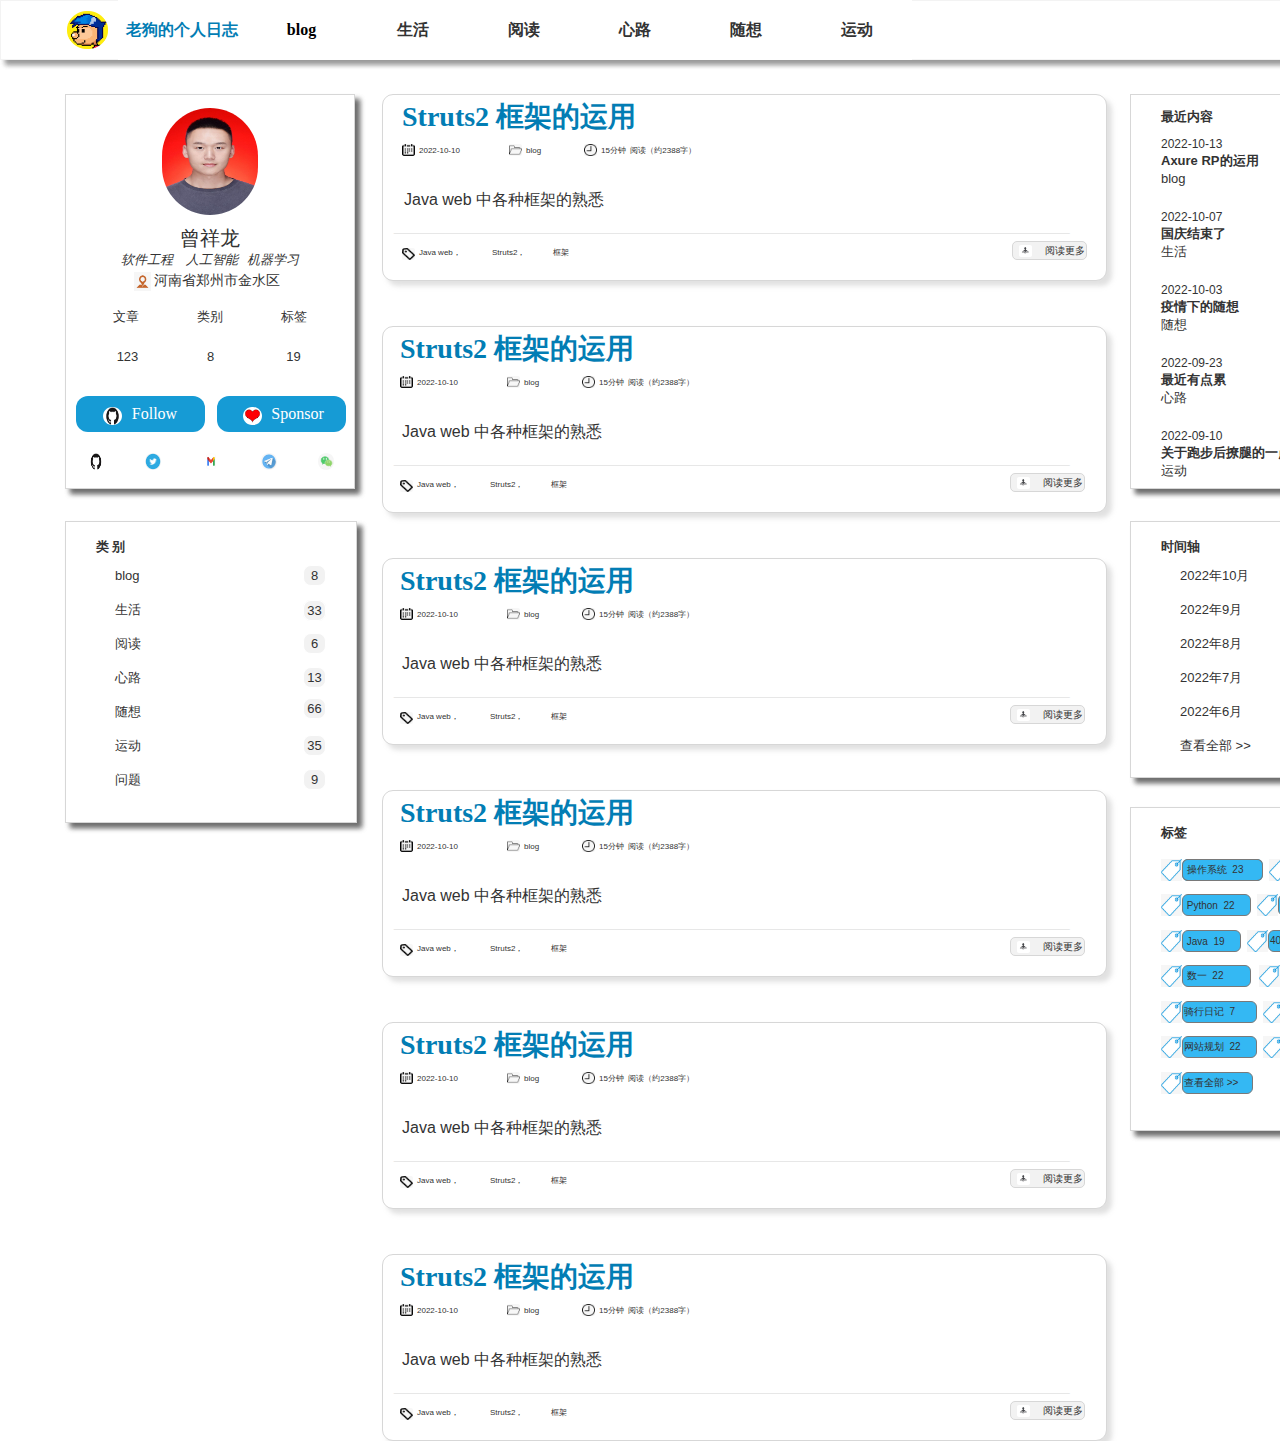
<file: blog原型/随想.html>
﻿<!DOCTYPE html>
<html>
  <head>
    <title>随想</title>
    <meta http-equiv="X-UA-Compatible" content="IE=edge"/>
    <meta http-equiv="content-type" content="text/html; charset=utf-8"/>
    <link href="resources/css/axure_rp_page.css" type="text/css" rel="stylesheet"/>
    <link href="data/styles.css" type="text/css" rel="stylesheet"/>
    <link href="files/随想/styles.css" type="text/css" rel="stylesheet"/>
    <script src="resources/scripts/jquery-3.2.1.min.js"></script>
    <script src="resources/scripts/axure/axQuery.js"></script>
    <script src="resources/scripts/axure/globals.js"></script>
    <script src="resources/scripts/axutils.js"></script>
    <script src="resources/scripts/axure/annotation.js"></script>
    <script src="resources/scripts/axure/axQuery.std.js"></script>
    <script src="resources/scripts/axure/doc.js"></script>
    <script src="resources/scripts/messagecenter.js"></script>
    <script src="resources/scripts/axure/events.js"></script>
    <script src="resources/scripts/axure/recording.js"></script>
    <script src="resources/scripts/axure/action.js"></script>
    <script src="resources/scripts/axure/expr.js"></script>
    <script src="resources/scripts/axure/geometry.js"></script>
    <script src="resources/scripts/axure/flyout.js"></script>
    <script src="resources/scripts/axure/model.js"></script>
    <script src="resources/scripts/axure/repeater.js"></script>
    <script src="resources/scripts/axure/sto.js"></script>
    <script src="resources/scripts/axure/utils.temp.js"></script>
    <script src="resources/scripts/axure/variables.js"></script>
    <script src="resources/scripts/axure/drag.js"></script>
    <script src="resources/scripts/axure/move.js"></script>
    <script src="resources/scripts/axure/visibility.js"></script>
    <script src="resources/scripts/axure/style.js"></script>
    <script src="resources/scripts/axure/adaptive.js"></script>
    <script src="resources/scripts/axure/tree.js"></script>
    <script src="resources/scripts/axure/init.temp.js"></script>
    <script src="resources/scripts/axure/legacy.js"></script>
    <script src="resources/scripts/axure/viewer.js"></script>
    <script src="resources/scripts/axure/math.js"></script>
    <script src="resources/scripts/axure/jquery.nicescroll.min.js"></script>
    <script src="data/document.js"></script>
    <script src="files/随想/data.js"></script>
    <script type="text/javascript">
      $axure.utils.getTransparentGifPath = function() { return 'resources/images/transparent.gif'; };
      $axure.utils.getOtherPath = function() { return 'resources/Other.html'; };
      $axure.utils.getReloadPath = function() { return 'resources/reload.html'; };
    </script>
  </head>
  <body>
    <div id="base" class="">

      <!-- Unnamed (矩形) -->
      <div id="u1542" class="ax_default box_1">
        <div id="u1542_div" class=""></div>
        <div id="u1542_text" class="text " style="display:none; visibility: hidden">
          <p></p>
        </div>
      </div>

      <!-- Unnamed (矩形) -->
      <div id="u1543" class="ax_default box_1">
        <div id="u1543_div" class=""></div>
        <div id="u1543_text" class="text ">
          <p style="font-size:20px;line-height:27px;"><span style="font-family:'华文楷体';font-style:normal;"><br></span></p><p style="font-size:20px;line-height:27px;"><span style="font-family:'华文楷体';font-style:normal;"><br></span></p><p style="font-size:20px;line-height:27px;"><span style="font-family:'华文楷体';font-style:normal;"><br></span></p><p style="font-size:20px;line-height:27px;"><span style="font-family:'华文楷体';font-style:normal;"><br></span></p><p style="font-size:20px;line-height:27px;"><span style="font-family:'华文楷体';font-style:normal;"><br></span></p><p style="font-size:20px;line-height:24px;"><span style="font-family:'华文楷体';font-style:normal;">曾祥龙</span></p><p style="font-size:13px;line-height:20px;"><span style="font-family:'华文楷体 Oblique', '华文楷体 Regular', '华文楷体';font-style:oblique;">软件工程&nbsp; &nbsp; 人工智能&nbsp;&nbsp; 机器学习</span></p><p style="font-size:14px;line-height:20px;"><span style="font-family:'华文宋体';font-style:normal;">&nbsp;&nbsp;&nbsp; 河南省郑州市金水区</span></p><p style="font-size:13px;line-height:12px;"><span style="font-family:'Arial Normal', 'Arial';font-style:normal;"><br></span></p><p style="font-size:13px;line-height:27px;"><span style="font-family:'Arial Normal', 'Arial';font-style:normal;">文章&nbsp; &nbsp; &nbsp; &nbsp; &nbsp; &nbsp; &nbsp; &nbsp; 类别&nbsp; &nbsp; &nbsp; &nbsp; &nbsp; &nbsp; &nbsp; &nbsp; 标签</span></p><p style="font-size:13px;line-height:27px;"><span style="font-family:'Arial Normal', 'Arial';font-style:normal;"><br></span></p><p style="font-size:13px;line-height:27px;"><span style="font-family:'Arial Normal', 'Arial';font-style:normal;"><br></span></p><p style="font-size:13px;line-height:27px;"><span style="font-family:'Arial Normal', 'Arial';font-style:normal;"><br></span></p><p style="font-size:13px;line-height:27px;"><span style="font-family:'Arial Normal', 'Arial';font-style:normal;"><br></span></p><p style="font-size:13px;line-height:27px;"><span style="font-family:'Arial Normal', 'Arial';font-style:normal;"><br></span></p><p style="font-size:13px;line-height:27px;"><span style="font-family:'Arial Normal', 'Arial';font-style:normal;"><br></span></p>
        </div>
      </div>

      <!-- Unnamed (图像) -->
      <div id="u1544" class="ax_default image">
        <img id="u1544_img" class="img " src="images/首页/u54.svg"/>
        <div id="u1544_text" class="text " style="display:none; visibility: hidden">
          <p></p>
        </div>
      </div>

      <!-- Unnamed (图像) -->
      <div id="u1545" class="ax_default image">
        <img id="u1545_img" class="img " src="images/首页/u55.jpg"/>
        <div id="u1545_text" class="text " style="display:none; visibility: hidden">
          <p></p>
        </div>
      </div>

      <!-- Unnamed (图像) -->
      <div id="u1546" class="ax_default image">
        <img id="u1546_img" class="img " src="images/首页/u8.svg"/>
        <div id="u1546_text" class="text " style="display:none; visibility: hidden">
          <p></p>
        </div>
      </div>

      <!-- Unnamed (矩形) -->
      <div id="u1547" class="ax_default box_1">
        <div id="u1547_div" class=""></div>
        <div id="u1547_text" class="text ">
          <p><span>老狗的个人日志</span></p>
        </div>
      </div>

      <!-- Unnamed (矩形) -->
      <div id="u1548" class="ax_default box_1">
        <div id="u1548_div" class=""></div>
        <div id="u1548_text" class="text ">
          <p><span>blog</span></p>
        </div>
      </div>

      <!-- Unnamed (矩形) -->
      <div id="u1549" class="ax_default box_1">
        <div id="u1549_div" class=""></div>
        <div id="u1549_text" class="text ">
          <p><span>生活</span></p>
        </div>
      </div>

      <!-- Unnamed (矩形) -->
      <div id="u1550" class="ax_default box_1">
        <div id="u1550_div" class=""></div>
        <div id="u1550_text" class="text ">
          <p><span>阅读</span></p>
        </div>
      </div>

      <!-- Unnamed (矩形) -->
      <div id="u1551" class="ax_default box_1">
        <div id="u1551_div" class=""></div>
        <div id="u1551_text" class="text ">
          <p><span>心路</span></p>
        </div>
      </div>

      <!-- Unnamed (矩形) -->
      <div id="u1552" class="ax_default box_1">
        <div id="u1552_div" class=""></div>
        <div id="u1552_text" class="text ">
          <p><span>随想</span></p>
        </div>
      </div>

      <!-- Unnamed (矩形) -->
      <div id="u1553" class="ax_default box_1">
        <div id="u1553_div" class=""></div>
        <div id="u1553_text" class="text ">
          <p><span>123</span></p>
        </div>
      </div>

      <!-- Unnamed (矩形) -->
      <div id="u1554" class="ax_default box_1">
        <div id="u1554_div" class=""></div>
        <div id="u1554_text" class="text ">
          <p><span>8</span></p>
        </div>
      </div>

      <!-- Unnamed (矩形) -->
      <div id="u1555" class="ax_default box_1">
        <div id="u1555_div" class=""></div>
        <div id="u1555_text" class="text ">
          <p><span>19</span></p>
        </div>
      </div>

      <!-- Unnamed (矩形) -->
      <div id="u1556" class="ax_default primary_button">
        <div id="u1556_div" class=""></div>
        <div id="u1556_text" class="text ">
          <p><span>&nbsp;&nbsp; &nbsp; &nbsp; Follow</span></p>
        </div>
      </div>

      <!-- Unnamed (矩形) -->
      <div id="u1557" class="ax_default primary_button">
        <div id="u1557_div" class=""></div>
        <div id="u1557_text" class="text ">
          <p><span>&nbsp;&nbsp; &nbsp; &nbsp;&nbsp; Sponsor</span></p>
        </div>
      </div>

      <!-- Unnamed (图像) -->
      <div id="u1558" class="ax_default image">
        <img id="u1558_img" class="img " src="images/首页/u61.svg"/>
        <div id="u1558_text" class="text " style="display:none; visibility: hidden">
          <p></p>
        </div>
      </div>

      <!-- Unnamed (图像) -->
      <div id="u1559" class="ax_default image">
        <img id="u1559_img" class="img " src="images/首页/u62.svg"/>
        <div id="u1559_text" class="text " style="display:none; visibility: hidden">
          <p></p>
        </div>
      </div>

      <!-- Unnamed (图像) -->
      <div id="u1560" class="ax_default image">
        <img id="u1560_img" class="img " src="images/首页/u63.svg"/>
        <div id="u1560_text" class="text " style="display:none; visibility: hidden">
          <p></p>
        </div>
      </div>

      <!-- Unnamed (图像) -->
      <div id="u1561" class="ax_default image">
        <img id="u1561_img" class="img " src="images/首页/u64.svg"/>
        <div id="u1561_text" class="text " style="display:none; visibility: hidden">
          <p></p>
        </div>
      </div>

      <!-- Unnamed (图像) -->
      <div id="u1562" class="ax_default image">
        <img id="u1562_img" class="img " src="images/首页/u65.svg"/>
        <div id="u1562_text" class="text " style="display:none; visibility: hidden">
          <p></p>
        </div>
      </div>

      <!-- Unnamed (图像) -->
      <div id="u1563" class="ax_default image">
        <img id="u1563_img" class="img " src="images/首页/u66.svg"/>
        <div id="u1563_text" class="text " style="display:none; visibility: hidden">
          <p></p>
        </div>
      </div>

      <!-- Unnamed (图像) -->
      <div id="u1564" class="ax_default image">
        <img id="u1564_img" class="img " src="images/首页/u67.svg"/>
        <div id="u1564_text" class="text " style="display:none; visibility: hidden">
          <p></p>
        </div>
      </div>

      <!-- Unnamed (组合) -->
      <div id="u1565" class="ax_default" data-left="1130" data-top="94" data-width="290" data-height="395">

        <!-- Unnamed (形状) -->
        <div id="u1566" class="ax_default box_1">
          <img id="u1566_img" class="img " src="images/首页/u69.svg"/>
          <div id="u1566_text" class="text ">
            <p style="line-height:14px;"><span style="font-family:'Arial Normal', 'Arial';font-weight:400;">&nbsp;&nbsp; &nbsp; &nbsp;&nbsp; </span></p><p style="line-height:14px;"><span style="font-family:'Arial Normal', 'Arial';font-weight:400;">&nbsp;&nbsp; &nbsp; &nbsp;&nbsp; </span><span style="font-family:'黑体 Bold', '黑体 Regular', '黑体';font-weight:700;">最近内容</span></p><p style="line-height:14px;"><span style="font-family:'黑体';font-weight:400;"><br></span></p><p style="line-height:14px;"><span style="font-family:'Arial Normal', 'Arial';font-weight:400;">&nbsp;&nbsp; &nbsp; &nbsp;&nbsp; </span></p><p style="line-height:16px;"><span style="font-family:'Arial Normal', 'Arial';font-weight:400;">&nbsp;&nbsp; &nbsp; &nbsp;&nbsp; </span></p><p style="line-height:16px;"><span style="font-family:'Arial Normal', 'Arial';font-weight:400;">&nbsp;&nbsp; &nbsp; &nbsp;&nbsp; </span></p><p style="line-height:16px;"><span style="font-family:'Arial Normal', 'Arial';font-weight:400;"><br></span></p><p style="line-height:16px;"><span style="font-family:'Arial Normal', 'Arial';font-weight:400;">&nbsp;&nbsp; &nbsp; &nbsp;&nbsp; </span></p>
          </div>
        </div>

        <!-- Unnamed (矩形) -->
        <div id="u1567" class="ax_default box_1">
          <div id="u1567_div" class=""></div>
          <div id="u1567_text" class="text ">
            <p><span>Axure RP的运用</span></p>
          </div>
        </div>

        <!-- Unnamed (矩形) -->
        <div id="u1568" class="ax_default box_1">
          <div id="u1568_div" class=""></div>
          <div id="u1568_text" class="text ">
            <p><span>2022-10-13</span></p>
          </div>
        </div>

        <!-- Unnamed (矩形) -->
        <div id="u1569" class="ax_default box_1">
          <div id="u1569_div" class=""></div>
          <div id="u1569_text" class="text ">
            <p><span>blog</span></p>
          </div>
        </div>

        <!-- Unnamed (矩形) -->
        <div id="u1570" class="ax_default box_1">
          <div id="u1570_div" class=""></div>
          <div id="u1570_text" class="text ">
            <p><span>国庆结束了</span></p>
          </div>
        </div>

        <!-- Unnamed (矩形) -->
        <div id="u1571" class="ax_default box_1">
          <div id="u1571_div" class=""></div>
          <div id="u1571_text" class="text ">
            <p><span>2022-10-07</span></p>
          </div>
        </div>

        <!-- Unnamed (矩形) -->
        <div id="u1572" class="ax_default box_1">
          <div id="u1572_div" class=""></div>
          <div id="u1572_text" class="text ">
            <p><span>生活</span></p>
          </div>
        </div>

        <!-- Unnamed (矩形) -->
        <div id="u1573" class="ax_default box_1">
          <div id="u1573_div" class=""></div>
          <div id="u1573_text" class="text ">
            <p><span>疫情下的随想</span></p>
          </div>
        </div>

        <!-- Unnamed (矩形) -->
        <div id="u1574" class="ax_default box_1">
          <div id="u1574_div" class=""></div>
          <div id="u1574_text" class="text ">
            <p><span>2022-10-03</span></p>
          </div>
        </div>

        <!-- Unnamed (矩形) -->
        <div id="u1575" class="ax_default box_1">
          <div id="u1575_div" class=""></div>
          <div id="u1575_text" class="text ">
            <p><span>随想</span></p>
          </div>
        </div>

        <!-- Unnamed (矩形) -->
        <div id="u1576" class="ax_default box_1">
          <div id="u1576_div" class=""></div>
          <div id="u1576_text" class="text ">
            <p><span>最近有点累</span></p>
          </div>
        </div>

        <!-- Unnamed (矩形) -->
        <div id="u1577" class="ax_default box_1">
          <div id="u1577_div" class=""></div>
          <div id="u1577_text" class="text ">
            <p><span>2022-09-23</span></p>
          </div>
        </div>

        <!-- Unnamed (矩形) -->
        <div id="u1578" class="ax_default box_1">
          <div id="u1578_div" class=""></div>
          <div id="u1578_text" class="text ">
            <p><span>心路</span></p>
          </div>
        </div>

        <!-- Unnamed (矩形) -->
        <div id="u1579" class="ax_default box_1">
          <div id="u1579_div" class=""></div>
          <div id="u1579_text" class="text ">
            <p><span>关于跑步后撩腿的一点思考</span></p>
          </div>
        </div>

        <!-- Unnamed (矩形) -->
        <div id="u1580" class="ax_default box_1">
          <div id="u1580_div" class=""></div>
          <div id="u1580_text" class="text ">
            <p><span>2022-09-10</span></p>
          </div>
        </div>

        <!-- Unnamed (矩形) -->
        <div id="u1581" class="ax_default box_1">
          <div id="u1581_div" class=""></div>
          <div id="u1581_text" class="text ">
            <p><span>运动</span></p>
          </div>
        </div>
      </div>

      <!-- Unnamed (矩形) -->
      <div id="u1582" class="ax_default box_1">
        <div id="u1582_div" class=""></div>
        <div id="u1582_text" class="text ">
          <p><span>运动</span></p>
        </div>
      </div>

      <!-- Unnamed (矩形) -->
      <div id="u1583" class="ax_default box_1">
        <div id="u1583_div" class=""></div>
        <div id="u1583_text" class="text " style="display:none; visibility: hidden">
          <p></p>
        </div>
      </div>

      <!-- Unnamed (图像) -->
      <div id="u1584" class="ax_default image">
        <img id="u1584_img" class="img " src="images/首页/u11.svg"/>
        <div id="u1584_text" class="text " style="display:none; visibility: hidden">
          <p></p>
        </div>
      </div>

      <!-- Unnamed (矩形) -->
      <div id="u1585" class="ax_default box_1">
        <div id="u1585_div" class=""></div>
        <div id="u1585_text" class="text " style="display:none; visibility: hidden">
          <p></p>
        </div>
      </div>

      <!-- Unnamed (图像) -->
      <div id="u1586" class="ax_default image">
        <img id="u1586_img" class="img " src="images/首页/u13.svg"/>
        <div id="u1586_text" class="text " style="display:none; visibility: hidden">
          <p></p>
        </div>
      </div>

      <!-- Unnamed (矩形) -->
      <div id="u1587" class="ax_default box_1">
        <div id="u1587_div" class=""></div>
        <div id="u1587_text" class="text " style="display:none; visibility: hidden">
          <p></p>
        </div>
      </div>

      <!-- Unnamed (图像) -->
      <div id="u1588" class="ax_default image">
        <img id="u1588_img" class="img " src="images/首页/u52.svg"/>
        <div id="u1588_text" class="text " style="display:none; visibility: hidden">
          <p></p>
        </div>
      </div>

      <!-- Unnamed (矩形) -->
      <div id="u1589" class="ax_default box_1">
        <div id="u1589_div" class=""></div>
        <div id="u1589_text" class="text ">
          <p><span style="font-family:'Arial Normal', 'Arial';font-weight:400;"><br></span></p><p><span style="font-family:'Arial Normal', 'Arial';font-weight:400;">&nbsp;&nbsp; &nbsp; &nbsp;&nbsp; </span><span style="font-family:'黑体 Bold', '黑体 Regular', '黑体';font-weight:700;">类 别</span></p>
        </div>
      </div>

      <!-- Unnamed (矩形) -->
      <div id="u1590" class="ax_default box_1">
        <div id="u1590_div" class=""></div>
        <div id="u1590_text" class="text ">
          <p><span>blog</span></p>
        </div>
      </div>

      <!-- Unnamed (矩形) -->
      <div id="u1591" class="ax_default box_1">
        <div id="u1591_div" class=""></div>
        <div id="u1591_text" class="text ">
          <p><span>8</span></p>
        </div>
      </div>

      <!-- Unnamed (矩形) -->
      <div id="u1592" class="ax_default box_1">
        <div id="u1592_div" class=""></div>
        <div id="u1592_text" class="text ">
          <p><span>生活</span></p>
        </div>
      </div>

      <!-- Unnamed (形状) -->
      <div id="u1593" class="ax_default box_1">
        <img id="u1593_img" class="img " src="images/首页/u89.svg"/>
        <div id="u1593_text" class="text ">
          <p><span>33</span></p>
        </div>
      </div>

      <!-- Unnamed (矩形) -->
      <div id="u1594" class="ax_default box_1">
        <div id="u1594_div" class=""></div>
        <div id="u1594_text" class="text ">
          <p><span>阅读</span></p>
        </div>
      </div>

      <!-- Unnamed (矩形) -->
      <div id="u1595" class="ax_default box_1">
        <div id="u1595_div" class=""></div>
        <div id="u1595_text" class="text ">
          <p><span>6</span></p>
        </div>
      </div>

      <!-- Unnamed (矩形) -->
      <div id="u1596" class="ax_default box_1">
        <div id="u1596_div" class=""></div>
        <div id="u1596_text" class="text ">
          <p><span>心路</span></p>
        </div>
      </div>

      <!-- Unnamed (矩形) -->
      <div id="u1597" class="ax_default box_1">
        <div id="u1597_div" class=""></div>
        <div id="u1597_text" class="text ">
          <p><span>13</span></p>
        </div>
      </div>

      <!-- Unnamed (矩形) -->
      <div id="u1598" class="ax_default box_1">
        <div id="u1598_div" class=""></div>
        <div id="u1598_text" class="text ">
          <p><span>随想</span></p>
        </div>
      </div>

      <!-- Unnamed (矩形) -->
      <div id="u1599" class="ax_default box_1">
        <div id="u1599_div" class=""></div>
        <div id="u1599_text" class="text ">
          <p><span>66</span></p>
        </div>
      </div>

      <!-- Unnamed (矩形) -->
      <div id="u1600" class="ax_default box_1">
        <div id="u1600_div" class=""></div>
        <div id="u1600_text" class="text ">
          <p><span>运动</span></p>
        </div>
      </div>

      <!-- Unnamed (矩形) -->
      <div id="u1601" class="ax_default box_1">
        <div id="u1601_div" class=""></div>
        <div id="u1601_text" class="text ">
          <p><span>35</span></p>
        </div>
      </div>

      <!-- Unnamed (矩形) -->
      <div id="u1602" class="ax_default box_1">
        <div id="u1602_div" class=""></div>
        <div id="u1602_text" class="text ">
          <p><span>问题</span></p>
        </div>
      </div>

      <!-- Unnamed (矩形) -->
      <div id="u1603" class="ax_default box_1">
        <div id="u1603_div" class=""></div>
        <div id="u1603_text" class="text ">
          <p><span>9</span></p>
        </div>
      </div>

      <!-- Unnamed (矩形) -->
      <div id="u1604" class="ax_default box_1">
        <div id="u1604_div" class=""></div>
        <div id="u1604_text" class="text ">
          <p><span style="font-family:'Arial Normal', 'Arial';font-weight:400;"><br></span></p><p><span style="font-family:'Arial Normal', 'Arial';font-weight:400;">&nbsp;&nbsp; &nbsp; &nbsp;&nbsp; </span><span style="font-family:'黑体 Bold', '黑体 Regular', '黑体';font-weight:700;">时间轴</span></p>
        </div>
      </div>

      <!-- Unnamed (矩形) -->
      <div id="u1605" class="ax_default box_1">
        <div id="u1605_div" class=""></div>
        <div id="u1605_text" class="text ">
          <p><span>2022年10月</span></p>
        </div>
      </div>

      <!-- Unnamed (矩形) -->
      <div id="u1606" class="ax_default box_1">
        <div id="u1606_div" class=""></div>
        <div id="u1606_text" class="text ">
          <p><span>3</span></p>
        </div>
      </div>

      <!-- Unnamed (矩形) -->
      <div id="u1607" class="ax_default box_1">
        <div id="u1607_div" class=""></div>
        <div id="u1607_text" class="text ">
          <p><span>2022年9月</span></p>
        </div>
      </div>

      <!-- Unnamed (形状) -->
      <div id="u1608" class="ax_default box_1">
        <img id="u1608_img" class="img " src="images/首页/u89.svg"/>
        <div id="u1608_text" class="text ">
          <p><span>6</span></p>
        </div>
      </div>

      <!-- Unnamed (矩形) -->
      <div id="u1609" class="ax_default box_1">
        <div id="u1609_div" class=""></div>
        <div id="u1609_text" class="text ">
          <p><span>2022年8月</span></p>
        </div>
      </div>

      <!-- Unnamed (矩形) -->
      <div id="u1610" class="ax_default box_1">
        <div id="u1610_div" class=""></div>
        <div id="u1610_text" class="text ">
          <p><span>8</span></p>
        </div>
      </div>

      <!-- Unnamed (矩形) -->
      <div id="u1611" class="ax_default box_1">
        <div id="u1611_div" class=""></div>
        <div id="u1611_text" class="text ">
          <p><span>2022年7月</span></p>
        </div>
      </div>

      <!-- Unnamed (矩形) -->
      <div id="u1612" class="ax_default box_1">
        <div id="u1612_div" class=""></div>
        <div id="u1612_text" class="text ">
          <p><span>13</span></p>
        </div>
      </div>

      <!-- Unnamed (矩形) -->
      <div id="u1613" class="ax_default box_1">
        <div id="u1613_div" class=""></div>
        <div id="u1613_text" class="text ">
          <p><span>2022年6月</span></p>
        </div>
      </div>

      <!-- Unnamed (矩形) -->
      <div id="u1614" class="ax_default box_1">
        <div id="u1614_div" class=""></div>
        <div id="u1614_text" class="text ">
          <p><span>22</span></p>
        </div>
      </div>

      <!-- Unnamed (矩形) -->
      <div id="u1615" class="ax_default box_1">
        <div id="u1615_div" class=""></div>
        <div id="u1615_text" class="text ">
          <p><span>查看全部 &gt;&gt;</span></p>
        </div>
      </div>

      <!-- Unnamed (矩形) -->
      <div id="u1616" class="ax_default box_1">
        <div id="u1616_div" class=""></div>
        <div id="u1616_text" class="text ">
          <p><span style="font-family:'Arial Normal', 'Arial';font-weight:400;"><br></span></p><p><span style="font-family:'Arial Normal', 'Arial';font-weight:400;">&nbsp;&nbsp; &nbsp; &nbsp;&nbsp; </span><span style="font-family:'黑体 Bold', '黑体 Regular', '黑体';font-weight:700;">标签</span></p>
        </div>
      </div>

      <!-- Unnamed (矩形) -->
      <div id="u1617" class="ax_default box_1">
        <div id="u1617_div" class=""></div>
        <div id="u1617_text" class="text ">
          <p><span>&nbsp;操作系统&nbsp; 23 </span></p>
        </div>
      </div>

      <!-- Unnamed (图像) -->
      <div id="u1618" class="ax_default image">
        <img id="u1618_img" class="img " src="images/首页/u114.jpg"/>
        <div id="u1618_text" class="text " style="display:none; visibility: hidden">
          <p></p>
        </div>
      </div>

      <!-- Unnamed (矩形) -->
      <div id="u1619" class="ax_default box_1">
        <div id="u1619_div" class=""></div>
        <div id="u1619_text" class="text ">
          <p><span>&nbsp;计算机组成原理&nbsp; 14 </span></p>
        </div>
      </div>

      <!-- Unnamed (图像) -->
      <div id="u1620" class="ax_default image">
        <img id="u1620_img" class="img " src="images/首页/u114.jpg"/>
        <div id="u1620_text" class="text " style="display:none; visibility: hidden">
          <p></p>
        </div>
      </div>

      <!-- Unnamed (矩形) -->
      <div id="u1621" class="ax_default box_1">
        <div id="u1621_div" class=""></div>
        <div id="u1621_text" class="text ">
          <p><span>&nbsp;Python&nbsp; 22 </span></p>
        </div>
      </div>

      <!-- Unnamed (图像) -->
      <div id="u1622" class="ax_default image">
        <img id="u1622_img" class="img " src="images/首页/u114.jpg"/>
        <div id="u1622_text" class="text " style="display:none; visibility: hidden">
          <p></p>
        </div>
      </div>

      <!-- Unnamed (矩形) -->
      <div id="u1623" class="ax_default box_1">
        <div id="u1623_div" class=""></div>
        <div id="u1623_text" class="text ">
          <p><span>&nbsp;计网&nbsp; 6 </span></p>
        </div>
      </div>

      <!-- Unnamed (图像) -->
      <div id="u1624" class="ax_default image">
        <img id="u1624_img" class="img " src="images/首页/u114.jpg"/>
        <div id="u1624_text" class="text " style="display:none; visibility: hidden">
          <p></p>
        </div>
      </div>

      <!-- Unnamed (矩形) -->
      <div id="u1625" class="ax_default box_1">
        <div id="u1625_div" class=""></div>
        <div id="u1625_text" class="text ">
          <p><span>&nbsp;AI&nbsp; 23 </span></p>
        </div>
      </div>

      <!-- Unnamed (图像) -->
      <div id="u1626" class="ax_default image">
        <img id="u1626_img" class="img " src="images/首页/u114.jpg"/>
        <div id="u1626_text" class="text " style="display:none; visibility: hidden">
          <p></p>
        </div>
      </div>

      <!-- Unnamed (矩形) -->
      <div id="u1627" class="ax_default box_1">
        <div id="u1627_div" class=""></div>
        <div id="u1627_text" class="text ">
          <p><span>&nbsp;Java&nbsp; 19 </span></p>
        </div>
      </div>

      <!-- Unnamed (图像) -->
      <div id="u1628" class="ax_default image">
        <img id="u1628_img" class="img " src="images/首页/u114.jpg"/>
        <div id="u1628_text" class="text " style="display:none; visibility: hidden">
          <p></p>
        </div>
      </div>

      <!-- Unnamed (矩形) -->
      <div id="u1629" class="ax_default box_1">
        <div id="u1629_div" class=""></div>
        <div id="u1629_text" class="text ">
          <p><span>408大纲分析&nbsp; 14 </span></p>
        </div>
      </div>

      <!-- Unnamed (图像) -->
      <div id="u1630" class="ax_default image">
        <img id="u1630_img" class="img " src="images/首页/u114.jpg"/>
        <div id="u1630_text" class="text " style="display:none; visibility: hidden">
          <p></p>
        </div>
      </div>

      <!-- Unnamed (矩形) -->
      <div id="u1631" class="ax_default box_1">
        <div id="u1631_div" class=""></div>
        <div id="u1631_text" class="text ">
          <p><span>&nbsp;数一&nbsp; 22 </span></p>
        </div>
      </div>

      <!-- Unnamed (图像) -->
      <div id="u1632" class="ax_default image">
        <img id="u1632_img" class="img " src="images/首页/u114.jpg"/>
        <div id="u1632_text" class="text " style="display:none; visibility: hidden">
          <p></p>
        </div>
      </div>

      <!-- Unnamed (矩形) -->
      <div id="u1633" class="ax_default box_1">
        <div id="u1633_div" class=""></div>
        <div id="u1633_text" class="text ">
          <p><span>&nbsp;跑步&nbsp; 6 </span></p>
        </div>
      </div>

      <!-- Unnamed (图像) -->
      <div id="u1634" class="ax_default image">
        <img id="u1634_img" class="img " src="images/首页/u114.jpg"/>
        <div id="u1634_text" class="text " style="display:none; visibility: hidden">
          <p></p>
        </div>
      </div>

      <!-- Unnamed (矩形) -->
      <div id="u1635" class="ax_default box_1">
        <div id="u1635_div" class=""></div>
        <div id="u1635_text" class="text ">
          <p><span>骑行日记&nbsp; 7 </span></p>
        </div>
      </div>

      <!-- Unnamed (图像) -->
      <div id="u1636" class="ax_default image">
        <img id="u1636_img" class="img " src="images/首页/u114.jpg"/>
        <div id="u1636_text" class="text " style="display:none; visibility: hidden">
          <p></p>
        </div>
      </div>

      <!-- Unnamed (矩形) -->
      <div id="u1637" class="ax_default box_1">
        <div id="u1637_div" class=""></div>
        <div id="u1637_text" class="text ">
          <p><span>一研为定&nbsp;&nbsp; 5</span></p>
        </div>
      </div>

      <!-- Unnamed (图像) -->
      <div id="u1638" class="ax_default image">
        <img id="u1638_img" class="img " src="images/首页/u114.jpg"/>
        <div id="u1638_text" class="text " style="display:none; visibility: hidden">
          <p></p>
        </div>
      </div>

      <!-- Unnamed (矩形) -->
      <div id="u1639" class="ax_default box_1">
        <div id="u1639_div" class=""></div>
        <div id="u1639_text" class="text ">
          <p><span>网站规划&nbsp; 22 </span></p>
        </div>
      </div>

      <!-- Unnamed (图像) -->
      <div id="u1640" class="ax_default image">
        <img id="u1640_img" class="img " src="images/首页/u114.jpg"/>
        <div id="u1640_text" class="text " style="display:none; visibility: hidden">
          <p></p>
        </div>
      </div>

      <!-- Unnamed (矩形) -->
      <div id="u1641" class="ax_default box_1">
        <div id="u1641_div" class=""></div>
        <div id="u1641_text" class="text ">
          <p><span>&nbsp;机器学习&nbsp; 6 </span></p>
        </div>
      </div>

      <!-- Unnamed (图像) -->
      <div id="u1642" class="ax_default image">
        <img id="u1642_img" class="img " src="images/首页/u114.jpg"/>
        <div id="u1642_text" class="text " style="display:none; visibility: hidden">
          <p></p>
        </div>
      </div>

      <!-- Unnamed (矩形) -->
      <div id="u1643" class="ax_default box_1">
        <div id="u1643_div" class=""></div>
        <div id="u1643_text" class="text ">
          <p><span>查看全部 &gt;&gt;</span></p>
        </div>
      </div>

      <!-- Unnamed (图像) -->
      <div id="u1644" class="ax_default image">
        <img id="u1644_img" class="img " src="images/首页/u114.jpg"/>
        <div id="u1644_text" class="text " style="display:none; visibility: hidden">
          <p></p>
        </div>
      </div>

      <!-- Unnamed (文章2) -->

      <!-- Unnamed (矩形) -->
      <div id="u1646" class="ax_default box_1">
        <div id="u1646_div" class=""></div>
        <div id="u1646_text" class="text ">
          <p><span style="color:#027DB4;"><br></span></p><p><span style="color:#027DB4;"><br></span></p><p><span style="color:#027DB4;"><br></span></p><p><span style="color:#027DB4;"><br></span></p><p><span style="color:#027DB4;"><br></span></p><p><span style="color:#027DB4;"><br></span></p><p><span style="color:#027DB4;"><br></span></p><p><span style="color:#027DB4;"><br></span></p><p><span style="color:#027DB4;">&nbsp;&nbsp; </span><span style="color:#D7D7D7;">————————————————————————————————————————————————————</span></p>
        </div>
      </div>

      <!-- Unnamed (图像) -->
      <div id="u1647" class="ax_default image">
        <img id="u1647_img" class="img " src="images/blog/u246.svg"/>
        <div id="u1647_text" class="text " style="display:none; visibility: hidden">
          <p></p>
        </div>
      </div>

      <!-- Unnamed (矩形) -->
      <div id="u1648" class="ax_default box_1">
        <div id="u1648_div" class=""></div>
        <div id="u1648_text" class="text ">
          <p><span>2022-10-10</span></p>
        </div>
      </div>

      <!-- Unnamed (图像) -->
      <div id="u1649" class="ax_default image">
        <img id="u1649_img" class="img " src="images/blog/u248.svg"/>
        <div id="u1649_text" class="text " style="display:none; visibility: hidden">
          <p></p>
        </div>
      </div>

      <!-- Unnamed (矩形) -->
      <div id="u1650" class="ax_default box_1">
        <div id="u1650_div" class=""></div>
        <div id="u1650_text" class="text ">
          <p><span>blog</span></p>
        </div>
      </div>

      <!-- Unnamed (图像) -->
      <div id="u1651" class="ax_default image">
        <img id="u1651_img" class="img " src="images/blog/u250.svg"/>
        <div id="u1651_text" class="text " style="display:none; visibility: hidden">
          <p></p>
        </div>
      </div>

      <!-- Unnamed (矩形) -->
      <div id="u1652" class="ax_default box_1">
        <div id="u1652_div" class=""></div>
        <div id="u1652_text" class="text ">
          <p><span>15分钟&nbsp; 阅读（约2388字）</span></p>
        </div>
      </div>

      <!-- Unnamed (矩形) -->
      <div id="u1653" class="ax_default box_1">
        <div id="u1653_div" class=""></div>
        <div id="u1653_text" class="text ">
          <p><span>Struts2 框架的运用</span></p>
        </div>
      </div>

      <!-- Unnamed (矩形) -->
      <div id="u1654" class="ax_default box_1">
        <div id="u1654_div" class=""></div>
        <div id="u1654_text" class="text ">
          <p><span>Java web 中各种框架的熟悉</span></p>
        </div>
      </div>

      <!-- Unnamed (图像) -->
      <div id="u1655" class="ax_default image">
        <img id="u1655_img" class="img " src="images/blog/u254.svg"/>
        <div id="u1655_text" class="text " style="display:none; visibility: hidden">
          <p></p>
        </div>
      </div>

      <!-- Unnamed (矩形) -->
      <div id="u1656" class="ax_default box_1">
        <div id="u1656_div" class=""></div>
        <div id="u1656_text" class="text ">
          <p><span>Java web，</span></p>
        </div>
      </div>

      <!-- Unnamed (矩形) -->
      <div id="u1657" class="ax_default box_1">
        <div id="u1657_div" class=""></div>
        <div id="u1657_text" class="text ">
          <p><span>Struts2，</span></p>
        </div>
      </div>

      <!-- Unnamed (矩形) -->
      <div id="u1658" class="ax_default box_1">
        <div id="u1658_div" class=""></div>
        <div id="u1658_text" class="text ">
          <p><span>框架</span></p>
        </div>
      </div>

      <!-- Unnamed (矩形) -->
      <div id="u1659" class="ax_default button">
        <div id="u1659_div" class=""></div>
        <div id="u1659_text" class="text ">
          <p><span>阅读更多</span></p>
        </div>
      </div>

      <!-- Unnamed (图像) -->
      <div id="u1660" class="ax_default image">
        <img id="u1660_img" class="img " src="images/blog/u259.svg"/>
        <div id="u1660_text" class="text " style="display:none; visibility: hidden">
          <p></p>
        </div>
      </div>

      <!-- Unnamed (矩形) -->
      <div id="u1661" class="ax_default box_1">
        <div id="u1661_div" class=""></div>
        <div id="u1661_text" class="text ">
          <p><span style="color:#027DB4;"><br></span></p><p><span style="color:#027DB4;"><br></span></p><p><span style="color:#027DB4;"><br></span></p><p><span style="color:#027DB4;"><br></span></p><p><span style="color:#027DB4;"><br></span></p><p><span style="color:#027DB4;"><br></span></p><p><span style="color:#027DB4;"><br></span></p><p><span style="color:#027DB4;"><br></span></p><p><span style="color:#027DB4;">&nbsp;&nbsp; </span><span style="color:#D7D7D7;">————————————————————————————————————————————————————</span></p>
        </div>
      </div>

      <!-- Unnamed (图像) -->
      <div id="u1662" class="ax_default image">
        <img id="u1662_img" class="img " src="images/blog/u246.svg"/>
        <div id="u1662_text" class="text " style="display:none; visibility: hidden">
          <p></p>
        </div>
      </div>

      <!-- Unnamed (矩形) -->
      <div id="u1663" class="ax_default box_1">
        <div id="u1663_div" class=""></div>
        <div id="u1663_text" class="text ">
          <p><span>2022-10-10</span></p>
        </div>
      </div>

      <!-- Unnamed (图像) -->
      <div id="u1664" class="ax_default image">
        <img id="u1664_img" class="img " src="images/blog/u248.svg"/>
        <div id="u1664_text" class="text " style="display:none; visibility: hidden">
          <p></p>
        </div>
      </div>

      <!-- Unnamed (矩形) -->
      <div id="u1665" class="ax_default box_1">
        <div id="u1665_div" class=""></div>
        <div id="u1665_text" class="text ">
          <p><span>blog</span></p>
        </div>
      </div>

      <!-- Unnamed (图像) -->
      <div id="u1666" class="ax_default image">
        <img id="u1666_img" class="img " src="images/blog/u250.svg"/>
        <div id="u1666_text" class="text " style="display:none; visibility: hidden">
          <p></p>
        </div>
      </div>

      <!-- Unnamed (矩形) -->
      <div id="u1667" class="ax_default box_1">
        <div id="u1667_div" class=""></div>
        <div id="u1667_text" class="text ">
          <p><span>15分钟&nbsp; 阅读（约2388字）</span></p>
        </div>
      </div>

      <!-- Unnamed (矩形) -->
      <div id="u1668" class="ax_default box_1">
        <div id="u1668_div" class=""></div>
        <div id="u1668_text" class="text ">
          <p><span>Struts2 框架的运用</span></p>
        </div>
      </div>

      <!-- Unnamed (矩形) -->
      <div id="u1669" class="ax_default box_1">
        <div id="u1669_div" class=""></div>
        <div id="u1669_text" class="text ">
          <p><span>Java web 中各种框架的熟悉</span></p>
        </div>
      </div>

      <!-- Unnamed (图像) -->
      <div id="u1670" class="ax_default image">
        <img id="u1670_img" class="img " src="images/blog/u254.svg"/>
        <div id="u1670_text" class="text " style="display:none; visibility: hidden">
          <p></p>
        </div>
      </div>

      <!-- Unnamed (矩形) -->
      <div id="u1671" class="ax_default box_1">
        <div id="u1671_div" class=""></div>
        <div id="u1671_text" class="text ">
          <p><span>Java web，</span></p>
        </div>
      </div>

      <!-- Unnamed (矩形) -->
      <div id="u1672" class="ax_default box_1">
        <div id="u1672_div" class=""></div>
        <div id="u1672_text" class="text ">
          <p><span>Struts2，</span></p>
        </div>
      </div>

      <!-- Unnamed (矩形) -->
      <div id="u1673" class="ax_default box_1">
        <div id="u1673_div" class=""></div>
        <div id="u1673_text" class="text ">
          <p><span>框架</span></p>
        </div>
      </div>

      <!-- Unnamed (矩形) -->
      <div id="u1674" class="ax_default button">
        <div id="u1674_div" class=""></div>
        <div id="u1674_text" class="text ">
          <p><span>阅读更多</span></p>
        </div>
      </div>

      <!-- Unnamed (图像) -->
      <div id="u1675" class="ax_default image">
        <img id="u1675_img" class="img " src="images/blog/u259.svg"/>
        <div id="u1675_text" class="text " style="display:none; visibility: hidden">
          <p></p>
        </div>
      </div>

      <!-- Unnamed (矩形) -->
      <div id="u1676" class="ax_default box_1">
        <div id="u1676_div" class=""></div>
        <div id="u1676_text" class="text ">
          <p><span style="color:#027DB4;"><br></span></p><p><span style="color:#027DB4;"><br></span></p><p><span style="color:#027DB4;"><br></span></p><p><span style="color:#027DB4;"><br></span></p><p><span style="color:#027DB4;"><br></span></p><p><span style="color:#027DB4;"><br></span></p><p><span style="color:#027DB4;"><br></span></p><p><span style="color:#027DB4;"><br></span></p><p><span style="color:#027DB4;">&nbsp;&nbsp; </span><span style="color:#D7D7D7;">————————————————————————————————————————————————————</span></p>
        </div>
      </div>

      <!-- Unnamed (图像) -->
      <div id="u1677" class="ax_default image">
        <img id="u1677_img" class="img " src="images/blog/u246.svg"/>
        <div id="u1677_text" class="text " style="display:none; visibility: hidden">
          <p></p>
        </div>
      </div>

      <!-- Unnamed (矩形) -->
      <div id="u1678" class="ax_default box_1">
        <div id="u1678_div" class=""></div>
        <div id="u1678_text" class="text ">
          <p><span>2022-10-10</span></p>
        </div>
      </div>

      <!-- Unnamed (图像) -->
      <div id="u1679" class="ax_default image">
        <img id="u1679_img" class="img " src="images/blog/u248.svg"/>
        <div id="u1679_text" class="text " style="display:none; visibility: hidden">
          <p></p>
        </div>
      </div>

      <!-- Unnamed (矩形) -->
      <div id="u1680" class="ax_default box_1">
        <div id="u1680_div" class=""></div>
        <div id="u1680_text" class="text ">
          <p><span>blog</span></p>
        </div>
      </div>

      <!-- Unnamed (图像) -->
      <div id="u1681" class="ax_default image">
        <img id="u1681_img" class="img " src="images/blog/u250.svg"/>
        <div id="u1681_text" class="text " style="display:none; visibility: hidden">
          <p></p>
        </div>
      </div>

      <!-- Unnamed (矩形) -->
      <div id="u1682" class="ax_default box_1">
        <div id="u1682_div" class=""></div>
        <div id="u1682_text" class="text ">
          <p><span>15分钟&nbsp; 阅读（约2388字）</span></p>
        </div>
      </div>

      <!-- Unnamed (矩形) -->
      <div id="u1683" class="ax_default box_1">
        <div id="u1683_div" class=""></div>
        <div id="u1683_text" class="text ">
          <p><span>Struts2 框架的运用</span></p>
        </div>
      </div>

      <!-- Unnamed (矩形) -->
      <div id="u1684" class="ax_default box_1">
        <div id="u1684_div" class=""></div>
        <div id="u1684_text" class="text ">
          <p><span>Java web 中各种框架的熟悉</span></p>
        </div>
      </div>

      <!-- Unnamed (图像) -->
      <div id="u1685" class="ax_default image">
        <img id="u1685_img" class="img " src="images/blog/u254.svg"/>
        <div id="u1685_text" class="text " style="display:none; visibility: hidden">
          <p></p>
        </div>
      </div>

      <!-- Unnamed (矩形) -->
      <div id="u1686" class="ax_default box_1">
        <div id="u1686_div" class=""></div>
        <div id="u1686_text" class="text ">
          <p><span>Java web，</span></p>
        </div>
      </div>

      <!-- Unnamed (矩形) -->
      <div id="u1687" class="ax_default box_1">
        <div id="u1687_div" class=""></div>
        <div id="u1687_text" class="text ">
          <p><span>Struts2，</span></p>
        </div>
      </div>

      <!-- Unnamed (矩形) -->
      <div id="u1688" class="ax_default box_1">
        <div id="u1688_div" class=""></div>
        <div id="u1688_text" class="text ">
          <p><span>框架</span></p>
        </div>
      </div>

      <!-- Unnamed (矩形) -->
      <div id="u1689" class="ax_default button">
        <div id="u1689_div" class=""></div>
        <div id="u1689_text" class="text ">
          <p><span>阅读更多</span></p>
        </div>
      </div>

      <!-- Unnamed (图像) -->
      <div id="u1690" class="ax_default image">
        <img id="u1690_img" class="img " src="images/blog/u259.svg"/>
        <div id="u1690_text" class="text " style="display:none; visibility: hidden">
          <p></p>
        </div>
      </div>

      <!-- Unnamed (矩形) -->
      <div id="u1691" class="ax_default box_1">
        <div id="u1691_div" class=""></div>
        <div id="u1691_text" class="text ">
          <p><span style="color:#027DB4;"><br></span></p><p><span style="color:#027DB4;"><br></span></p><p><span style="color:#027DB4;"><br></span></p><p><span style="color:#027DB4;"><br></span></p><p><span style="color:#027DB4;"><br></span></p><p><span style="color:#027DB4;"><br></span></p><p><span style="color:#027DB4;"><br></span></p><p><span style="color:#027DB4;"><br></span></p><p><span style="color:#027DB4;">&nbsp;&nbsp; </span><span style="color:#D7D7D7;">————————————————————————————————————————————————————</span></p>
        </div>
      </div>

      <!-- Unnamed (图像) -->
      <div id="u1692" class="ax_default image">
        <img id="u1692_img" class="img " src="images/blog/u246.svg"/>
        <div id="u1692_text" class="text " style="display:none; visibility: hidden">
          <p></p>
        </div>
      </div>

      <!-- Unnamed (矩形) -->
      <div id="u1693" class="ax_default box_1">
        <div id="u1693_div" class=""></div>
        <div id="u1693_text" class="text ">
          <p><span>2022-10-10</span></p>
        </div>
      </div>

      <!-- Unnamed (图像) -->
      <div id="u1694" class="ax_default image">
        <img id="u1694_img" class="img " src="images/blog/u248.svg"/>
        <div id="u1694_text" class="text " style="display:none; visibility: hidden">
          <p></p>
        </div>
      </div>

      <!-- Unnamed (矩形) -->
      <div id="u1695" class="ax_default box_1">
        <div id="u1695_div" class=""></div>
        <div id="u1695_text" class="text ">
          <p><span>blog</span></p>
        </div>
      </div>

      <!-- Unnamed (图像) -->
      <div id="u1696" class="ax_default image">
        <img id="u1696_img" class="img " src="images/blog/u250.svg"/>
        <div id="u1696_text" class="text " style="display:none; visibility: hidden">
          <p></p>
        </div>
      </div>

      <!-- Unnamed (矩形) -->
      <div id="u1697" class="ax_default box_1">
        <div id="u1697_div" class=""></div>
        <div id="u1697_text" class="text ">
          <p><span>15分钟&nbsp; 阅读（约2388字）</span></p>
        </div>
      </div>

      <!-- Unnamed (矩形) -->
      <div id="u1698" class="ax_default box_1">
        <div id="u1698_div" class=""></div>
        <div id="u1698_text" class="text ">
          <p><span>Struts2 框架的运用</span></p>
        </div>
      </div>

      <!-- Unnamed (矩形) -->
      <div id="u1699" class="ax_default box_1">
        <div id="u1699_div" class=""></div>
        <div id="u1699_text" class="text ">
          <p><span>Java web 中各种框架的熟悉</span></p>
        </div>
      </div>

      <!-- Unnamed (图像) -->
      <div id="u1700" class="ax_default image">
        <img id="u1700_img" class="img " src="images/blog/u254.svg"/>
        <div id="u1700_text" class="text " style="display:none; visibility: hidden">
          <p></p>
        </div>
      </div>

      <!-- Unnamed (矩形) -->
      <div id="u1701" class="ax_default box_1">
        <div id="u1701_div" class=""></div>
        <div id="u1701_text" class="text ">
          <p><span>Java web，</span></p>
        </div>
      </div>

      <!-- Unnamed (矩形) -->
      <div id="u1702" class="ax_default box_1">
        <div id="u1702_div" class=""></div>
        <div id="u1702_text" class="text ">
          <p><span>Struts2，</span></p>
        </div>
      </div>

      <!-- Unnamed (矩形) -->
      <div id="u1703" class="ax_default box_1">
        <div id="u1703_div" class=""></div>
        <div id="u1703_text" class="text ">
          <p><span>框架</span></p>
        </div>
      </div>

      <!-- Unnamed (矩形) -->
      <div id="u1704" class="ax_default button">
        <div id="u1704_div" class=""></div>
        <div id="u1704_text" class="text ">
          <p><span>阅读更多</span></p>
        </div>
      </div>

      <!-- Unnamed (图像) -->
      <div id="u1705" class="ax_default image">
        <img id="u1705_img" class="img " src="images/blog/u259.svg"/>
        <div id="u1705_text" class="text " style="display:none; visibility: hidden">
          <p></p>
        </div>
      </div>

      <!-- Unnamed (矩形) -->
      <div id="u1706" class="ax_default box_1">
        <div id="u1706_div" class=""></div>
        <div id="u1706_text" class="text ">
          <p><span style="color:#027DB4;"><br></span></p><p><span style="color:#027DB4;"><br></span></p><p><span style="color:#027DB4;"><br></span></p><p><span style="color:#027DB4;"><br></span></p><p><span style="color:#027DB4;"><br></span></p><p><span style="color:#027DB4;"><br></span></p><p><span style="color:#027DB4;"><br></span></p><p><span style="color:#027DB4;"><br></span></p><p><span style="color:#027DB4;">&nbsp;&nbsp; </span><span style="color:#D7D7D7;">————————————————————————————————————————————————————</span></p>
        </div>
      </div>

      <!-- Unnamed (图像) -->
      <div id="u1707" class="ax_default image">
        <img id="u1707_img" class="img " src="images/blog/u246.svg"/>
        <div id="u1707_text" class="text " style="display:none; visibility: hidden">
          <p></p>
        </div>
      </div>

      <!-- Unnamed (矩形) -->
      <div id="u1708" class="ax_default box_1">
        <div id="u1708_div" class=""></div>
        <div id="u1708_text" class="text ">
          <p><span>2022-10-10</span></p>
        </div>
      </div>

      <!-- Unnamed (图像) -->
      <div id="u1709" class="ax_default image">
        <img id="u1709_img" class="img " src="images/blog/u248.svg"/>
        <div id="u1709_text" class="text " style="display:none; visibility: hidden">
          <p></p>
        </div>
      </div>

      <!-- Unnamed (矩形) -->
      <div id="u1710" class="ax_default box_1">
        <div id="u1710_div" class=""></div>
        <div id="u1710_text" class="text ">
          <p><span>blog</span></p>
        </div>
      </div>

      <!-- Unnamed (图像) -->
      <div id="u1711" class="ax_default image">
        <img id="u1711_img" class="img " src="images/blog/u250.svg"/>
        <div id="u1711_text" class="text " style="display:none; visibility: hidden">
          <p></p>
        </div>
      </div>

      <!-- Unnamed (矩形) -->
      <div id="u1712" class="ax_default box_1">
        <div id="u1712_div" class=""></div>
        <div id="u1712_text" class="text ">
          <p><span>15分钟&nbsp; 阅读（约2388字）</span></p>
        </div>
      </div>

      <!-- Unnamed (矩形) -->
      <div id="u1713" class="ax_default box_1">
        <div id="u1713_div" class=""></div>
        <div id="u1713_text" class="text ">
          <p><span>Struts2 框架的运用</span></p>
        </div>
      </div>

      <!-- Unnamed (矩形) -->
      <div id="u1714" class="ax_default box_1">
        <div id="u1714_div" class=""></div>
        <div id="u1714_text" class="text ">
          <p><span>Java web 中各种框架的熟悉</span></p>
        </div>
      </div>

      <!-- Unnamed (图像) -->
      <div id="u1715" class="ax_default image">
        <img id="u1715_img" class="img " src="images/blog/u254.svg"/>
        <div id="u1715_text" class="text " style="display:none; visibility: hidden">
          <p></p>
        </div>
      </div>

      <!-- Unnamed (矩形) -->
      <div id="u1716" class="ax_default box_1">
        <div id="u1716_div" class=""></div>
        <div id="u1716_text" class="text ">
          <p><span>Java web，</span></p>
        </div>
      </div>

      <!-- Unnamed (矩形) -->
      <div id="u1717" class="ax_default box_1">
        <div id="u1717_div" class=""></div>
        <div id="u1717_text" class="text ">
          <p><span>Struts2，</span></p>
        </div>
      </div>

      <!-- Unnamed (矩形) -->
      <div id="u1718" class="ax_default box_1">
        <div id="u1718_div" class=""></div>
        <div id="u1718_text" class="text ">
          <p><span>框架</span></p>
        </div>
      </div>

      <!-- Unnamed (矩形) -->
      <div id="u1719" class="ax_default button">
        <div id="u1719_div" class=""></div>
        <div id="u1719_text" class="text ">
          <p><span>阅读更多</span></p>
        </div>
      </div>

      <!-- Unnamed (图像) -->
      <div id="u1720" class="ax_default image">
        <img id="u1720_img" class="img " src="images/blog/u259.svg"/>
        <div id="u1720_text" class="text " style="display:none; visibility: hidden">
          <p></p>
        </div>
      </div>

      <!-- Unnamed (矩形) -->
      <div id="u1721" class="ax_default box_1">
        <div id="u1721_div" class=""></div>
        <div id="u1721_text" class="text ">
          <p><span style="color:#027DB4;"><br></span></p><p><span style="color:#027DB4;"><br></span></p><p><span style="color:#027DB4;"><br></span></p><p><span style="color:#027DB4;"><br></span></p><p><span style="color:#027DB4;"><br></span></p><p><span style="color:#027DB4;"><br></span></p><p><span style="color:#027DB4;"><br></span></p><p><span style="color:#027DB4;"><br></span></p><p><span style="color:#027DB4;">&nbsp;&nbsp; </span><span style="color:#D7D7D7;">————————————————————————————————————————————————————</span></p>
        </div>
      </div>

      <!-- Unnamed (图像) -->
      <div id="u1722" class="ax_default image">
        <img id="u1722_img" class="img " src="images/blog/u246.svg"/>
        <div id="u1722_text" class="text " style="display:none; visibility: hidden">
          <p></p>
        </div>
      </div>

      <!-- Unnamed (矩形) -->
      <div id="u1723" class="ax_default box_1">
        <div id="u1723_div" class=""></div>
        <div id="u1723_text" class="text ">
          <p><span>2022-10-10</span></p>
        </div>
      </div>

      <!-- Unnamed (图像) -->
      <div id="u1724" class="ax_default image">
        <img id="u1724_img" class="img " src="images/blog/u248.svg"/>
        <div id="u1724_text" class="text " style="display:none; visibility: hidden">
          <p></p>
        </div>
      </div>

      <!-- Unnamed (矩形) -->
      <div id="u1725" class="ax_default box_1">
        <div id="u1725_div" class=""></div>
        <div id="u1725_text" class="text ">
          <p><span>blog</span></p>
        </div>
      </div>

      <!-- Unnamed (图像) -->
      <div id="u1726" class="ax_default image">
        <img id="u1726_img" class="img " src="images/blog/u250.svg"/>
        <div id="u1726_text" class="text " style="display:none; visibility: hidden">
          <p></p>
        </div>
      </div>

      <!-- Unnamed (矩形) -->
      <div id="u1727" class="ax_default box_1">
        <div id="u1727_div" class=""></div>
        <div id="u1727_text" class="text ">
          <p><span>15分钟&nbsp; 阅读（约2388字）</span></p>
        </div>
      </div>

      <!-- Unnamed (矩形) -->
      <div id="u1728" class="ax_default box_1">
        <div id="u1728_div" class=""></div>
        <div id="u1728_text" class="text ">
          <p><span>Struts2 框架的运用</span></p>
        </div>
      </div>

      <!-- Unnamed (矩形) -->
      <div id="u1729" class="ax_default box_1">
        <div id="u1729_div" class=""></div>
        <div id="u1729_text" class="text ">
          <p><span>Java web 中各种框架的熟悉</span></p>
        </div>
      </div>

      <!-- Unnamed (图像) -->
      <div id="u1730" class="ax_default image">
        <img id="u1730_img" class="img " src="images/blog/u254.svg"/>
        <div id="u1730_text" class="text " style="display:none; visibility: hidden">
          <p></p>
        </div>
      </div>

      <!-- Unnamed (矩形) -->
      <div id="u1731" class="ax_default box_1">
        <div id="u1731_div" class=""></div>
        <div id="u1731_text" class="text ">
          <p><span>Java web，</span></p>
        </div>
      </div>

      <!-- Unnamed (矩形) -->
      <div id="u1732" class="ax_default box_1">
        <div id="u1732_div" class=""></div>
        <div id="u1732_text" class="text ">
          <p><span>Struts2，</span></p>
        </div>
      </div>

      <!-- Unnamed (矩形) -->
      <div id="u1733" class="ax_default box_1">
        <div id="u1733_div" class=""></div>
        <div id="u1733_text" class="text ">
          <p><span>框架</span></p>
        </div>
      </div>

      <!-- Unnamed (矩形) -->
      <div id="u1734" class="ax_default button">
        <div id="u1734_div" class=""></div>
        <div id="u1734_text" class="text ">
          <p><span>阅读更多</span></p>
        </div>
      </div>

      <!-- Unnamed (图像) -->
      <div id="u1735" class="ax_default image">
        <img id="u1735_img" class="img " src="images/blog/u259.svg"/>
        <div id="u1735_text" class="text " style="display:none; visibility: hidden">
          <p></p>
        </div>
      </div>
      <div id="u1645" style="display:none; visibility:hidden;"></div>

      <!-- Unnamed (导航栏及两侧) -->

      <!-- Unnamed (导航栏及个人介绍) -->

      <!-- Unnamed (矩形) -->
      <div id="u1738" class="ax_default box_1">
        <div id="u1738_div" class=""></div>
        <div id="u1738_text" class="text " style="display:none; visibility: hidden">
          <p></p>
        </div>
      </div>

      <!-- Unnamed (图像) -->
      <div id="u1739" class="ax_default image">
        <img id="u1739_img" class="img " src="images/首页/u8.svg"/>
        <div id="u1739_text" class="text " style="display:none; visibility: hidden">
          <p></p>
        </div>
      </div>

      <!-- Unnamed (矩形) -->
      <div id="u1740" class="ax_default box_1">
        <div id="u1740_div" class=""></div>
        <div id="u1740_text" class="text ">
          <p><span>老狗的个人日志</span></p>
        </div>
      </div>

      <!-- Unnamed (矩形) -->
      <div id="u1741" class="ax_default box_1">
        <div id="u1741_div" class=""></div>
        <div id="u1741_text" class="text " style="display:none; visibility: hidden">
          <p></p>
        </div>
      </div>

      <!-- Unnamed (图像) -->
      <div id="u1742" class="ax_default image">
        <img id="u1742_img" class="img " src="images/首页/u11.svg"/>
        <div id="u1742_text" class="text " style="display:none; visibility: hidden">
          <p></p>
        </div>
      </div>

      <!-- Unnamed (矩形) -->
      <div id="u1743" class="ax_default box_1">
        <div id="u1743_div" class=""></div>
        <div id="u1743_text" class="text " style="display:none; visibility: hidden">
          <p></p>
        </div>
      </div>

      <!-- Unnamed (图像) -->
      <div id="u1744" class="ax_default image">
        <img id="u1744_img" class="img " src="images/首页/u13.svg"/>
        <div id="u1744_text" class="text " style="display:none; visibility: hidden">
          <p></p>
        </div>
      </div>

      <!-- Unnamed (矩形) -->
      <div id="u1745" class="ax_default box_1">
        <div id="u1745_div" class=""></div>
        <div id="u1745_text" class="text " style="display:none; visibility: hidden">
          <p></p>
        </div>
      </div>

      <!-- Unnamed (动态面板) -->
      <div id="u1746" class="ax_default">
        <div id="u1746_state0" class="panel_state" data-label="1" style="">
          <div id="u1746_state0_content" class="panel_state_content">

            <!-- Unnamed (矩形) -->
            <div id="u1747" class="ax_default box_1">
              <div id="u1747_div" class=""></div>
              <div id="u1747_text" class="text ">
                <p><span>blog</span></p>
              </div>
            </div>

            <!-- Unnamed (矩形) -->
            <div id="u1748" class="ax_default box_1">
              <div id="u1748_div" class=""></div>
              <div id="u1748_text" class="text ">
                <p><span>生活</span></p>
              </div>
            </div>

            <!-- Unnamed (矩形) -->
            <div id="u1749" class="ax_default box_1">
              <div id="u1749_div" class=""></div>
              <div id="u1749_text" class="text ">
                <p><span>阅读</span></p>
              </div>
            </div>

            <!-- Unnamed (矩形) -->
            <div id="u1750" class="ax_default box_1">
              <div id="u1750_div" class=""></div>
              <div id="u1750_text" class="text ">
                <p><span>心路</span></p>
              </div>
            </div>

            <!-- Unnamed (矩形) -->
            <div id="u1751" class="ax_default box_1">
              <div id="u1751_div" class=""></div>
              <div id="u1751_text" class="text ">
                <p><span>随想</span></p>
              </div>
            </div>

            <!-- Unnamed (矩形) -->
            <div id="u1752" class="ax_default box_1">
              <div id="u1752_div" class=""></div>
              <div id="u1752_text" class="text ">
                <p><span>运动</span></p>
              </div>
            </div>
          </div>
        </div>
        <div id="u1746_state1" class="panel_state" data-label="2" style="visibility: hidden;">
          <div id="u1746_state1_content" class="panel_state_content">

            <!-- Unnamed (矩形) -->
            <div id="u1753" class="ax_default box_1">
              <div id="u1753_div" class=""></div>
              <div id="u1753_text" class="text ">
                <p><span>blog</span></p>
              </div>
            </div>

            <!-- Unnamed (矩形) -->
            <div id="u1754" class="ax_default box_1">
              <div id="u1754_div" class=""></div>
              <div id="u1754_text" class="text ">
                <p><span>生活</span></p>
              </div>
            </div>

            <!-- Unnamed (矩形) -->
            <div id="u1755" class="ax_default box_1">
              <div id="u1755_div" class=""></div>
              <div id="u1755_text" class="text ">
                <p><span>阅读</span></p>
              </div>
            </div>

            <!-- Unnamed (矩形) -->
            <div id="u1756" class="ax_default box_1">
              <div id="u1756_div" class=""></div>
              <div id="u1756_text" class="text ">
                <p><span>心路</span></p>
              </div>
            </div>

            <!-- Unnamed (矩形) -->
            <div id="u1757" class="ax_default box_1">
              <div id="u1757_div" class=""></div>
              <div id="u1757_text" class="text ">
                <p><span>随想</span></p>
              </div>
            </div>

            <!-- Unnamed (矩形) -->
            <div id="u1758" class="ax_default box_1">
              <div id="u1758_div" class=""></div>
              <div id="u1758_text" class="text ">
                <p><span>运动</span></p>
              </div>
            </div>
          </div>
        </div>
        <div id="u1746_state2" class="panel_state" data-label="3" style="visibility: hidden;">
          <div id="u1746_state2_content" class="panel_state_content">

            <!-- Unnamed (矩形) -->
            <div id="u1759" class="ax_default box_1">
              <div id="u1759_div" class=""></div>
              <div id="u1759_text" class="text ">
                <p><span>blog</span></p>
              </div>
            </div>

            <!-- Unnamed (矩形) -->
            <div id="u1760" class="ax_default box_1">
              <div id="u1760_div" class=""></div>
              <div id="u1760_text" class="text ">
                <p><span>生活</span></p>
              </div>
            </div>

            <!-- Unnamed (矩形) -->
            <div id="u1761" class="ax_default box_1">
              <div id="u1761_div" class=""></div>
              <div id="u1761_text" class="text ">
                <p><span>阅读</span></p>
              </div>
            </div>

            <!-- Unnamed (矩形) -->
            <div id="u1762" class="ax_default box_1">
              <div id="u1762_div" class=""></div>
              <div id="u1762_text" class="text ">
                <p><span>心路</span></p>
              </div>
            </div>

            <!-- Unnamed (矩形) -->
            <div id="u1763" class="ax_default box_1">
              <div id="u1763_div" class=""></div>
              <div id="u1763_text" class="text ">
                <p><span>随想</span></p>
              </div>
            </div>

            <!-- Unnamed (矩形) -->
            <div id="u1764" class="ax_default box_1">
              <div id="u1764_div" class=""></div>
              <div id="u1764_text" class="text ">
                <p><span>运动</span></p>
              </div>
            </div>
          </div>
        </div>
        <div id="u1746_state3" class="panel_state" data-label="4" style="visibility: hidden;">
          <div id="u1746_state3_content" class="panel_state_content">

            <!-- Unnamed (矩形) -->
            <div id="u1765" class="ax_default box_1">
              <div id="u1765_div" class=""></div>
              <div id="u1765_text" class="text ">
                <p><span>blog</span></p>
              </div>
            </div>

            <!-- Unnamed (矩形) -->
            <div id="u1766" class="ax_default box_1">
              <div id="u1766_div" class=""></div>
              <div id="u1766_text" class="text ">
                <p><span>生活</span></p>
              </div>
            </div>

            <!-- Unnamed (矩形) -->
            <div id="u1767" class="ax_default box_1">
              <div id="u1767_div" class=""></div>
              <div id="u1767_text" class="text ">
                <p><span>阅读</span></p>
              </div>
            </div>

            <!-- Unnamed (矩形) -->
            <div id="u1768" class="ax_default box_1">
              <div id="u1768_div" class=""></div>
              <div id="u1768_text" class="text ">
                <p><span>心路</span></p>
              </div>
            </div>

            <!-- Unnamed (矩形) -->
            <div id="u1769" class="ax_default box_1">
              <div id="u1769_div" class=""></div>
              <div id="u1769_text" class="text ">
                <p><span>随想</span></p>
              </div>
            </div>

            <!-- Unnamed (矩形) -->
            <div id="u1770" class="ax_default box_1">
              <div id="u1770_div" class=""></div>
              <div id="u1770_text" class="text ">
                <p><span>运动</span></p>
              </div>
            </div>
          </div>
        </div>
        <div id="u1746_state4" class="panel_state" data-label="5" style="visibility: hidden;">
          <div id="u1746_state4_content" class="panel_state_content">

            <!-- Unnamed (矩形) -->
            <div id="u1771" class="ax_default box_1">
              <div id="u1771_div" class=""></div>
              <div id="u1771_text" class="text ">
                <p><span>blog</span></p>
              </div>
            </div>

            <!-- Unnamed (矩形) -->
            <div id="u1772" class="ax_default box_1">
              <div id="u1772_div" class=""></div>
              <div id="u1772_text" class="text ">
                <p><span>生活</span></p>
              </div>
            </div>

            <!-- Unnamed (矩形) -->
            <div id="u1773" class="ax_default box_1">
              <div id="u1773_div" class=""></div>
              <div id="u1773_text" class="text ">
                <p><span>阅读</span></p>
              </div>
            </div>

            <!-- Unnamed (矩形) -->
            <div id="u1774" class="ax_default box_1">
              <div id="u1774_div" class=""></div>
              <div id="u1774_text" class="text ">
                <p><span>心路</span></p>
              </div>
            </div>

            <!-- Unnamed (矩形) -->
            <div id="u1775" class="ax_default box_1">
              <div id="u1775_div" class=""></div>
              <div id="u1775_text" class="text ">
                <p><span>随想</span></p>
              </div>
            </div>

            <!-- Unnamed (矩形) -->
            <div id="u1776" class="ax_default box_1">
              <div id="u1776_div" class=""></div>
              <div id="u1776_text" class="text ">
                <p><span>运动</span></p>
              </div>
            </div>
          </div>
        </div>
        <div id="u1746_state5" class="panel_state" data-label="6" style="visibility: hidden;">
          <div id="u1746_state5_content" class="panel_state_content">

            <!-- Unnamed (矩形) -->
            <div id="u1777" class="ax_default box_1">
              <div id="u1777_div" class=""></div>
              <div id="u1777_text" class="text ">
                <p><span>blog</span></p>
              </div>
            </div>

            <!-- Unnamed (矩形) -->
            <div id="u1778" class="ax_default box_1">
              <div id="u1778_div" class=""></div>
              <div id="u1778_text" class="text ">
                <p><span>生活</span></p>
              </div>
            </div>

            <!-- Unnamed (矩形) -->
            <div id="u1779" class="ax_default box_1">
              <div id="u1779_div" class=""></div>
              <div id="u1779_text" class="text ">
                <p><span>阅读</span></p>
              </div>
            </div>

            <!-- Unnamed (矩形) -->
            <div id="u1780" class="ax_default box_1">
              <div id="u1780_div" class=""></div>
              <div id="u1780_text" class="text ">
                <p><span>心路</span></p>
              </div>
            </div>

            <!-- Unnamed (矩形) -->
            <div id="u1781" class="ax_default box_1">
              <div id="u1781_div" class=""></div>
              <div id="u1781_text" class="text ">
                <p><span>随想</span></p>
              </div>
            </div>

            <!-- Unnamed (矩形) -->
            <div id="u1782" class="ax_default box_1">
              <div id="u1782_div" class=""></div>
              <div id="u1782_text" class="text ">
                <p><span>运动</span></p>
              </div>
            </div>
          </div>
        </div>
      </div>

      <!-- Unnamed (图像) -->
      <div id="u1783" class="ax_default image">
        <img id="u1783_img" class="img " src="images/首页/u52.svg"/>
        <div id="u1783_text" class="text " style="display:none; visibility: hidden">
          <p></p>
        </div>
      </div>

      <!-- Unnamed (矩形) -->
      <div id="u1784" class="ax_default box_1">
        <div id="u1784_div" class=""></div>
        <div id="u1784_text" class="text ">
          <p style="font-size:20px;line-height:27px;"><span style="font-family:'华文楷体';font-style:normal;"><br></span></p><p style="font-size:20px;line-height:27px;"><span style="font-family:'华文楷体';font-style:normal;"><br></span></p><p style="font-size:20px;line-height:27px;"><span style="font-family:'华文楷体';font-style:normal;"><br></span></p><p style="font-size:20px;line-height:27px;"><span style="font-family:'华文楷体';font-style:normal;"><br></span></p><p style="font-size:20px;line-height:27px;"><span style="font-family:'华文楷体';font-style:normal;"><br></span></p><p style="font-size:20px;line-height:24px;"><span style="font-family:'华文楷体';font-style:normal;">曾祥龙</span></p><p style="font-size:13px;line-height:20px;"><span style="font-family:'华文楷体 Oblique', '华文楷体 Regular', '华文楷体';font-style:oblique;">软件工程&nbsp; &nbsp; 人工智能&nbsp;&nbsp; 机器学习</span></p><p style="font-size:14px;line-height:20px;"><span style="font-family:'华文宋体';font-style:normal;">&nbsp;&nbsp;&nbsp; 河南省郑州市金水区</span></p><p style="font-size:13px;line-height:12px;"><span style="font-family:'Arial Normal', 'Arial';font-style:normal;"><br></span></p><p style="font-size:13px;line-height:27px;"><span style="font-family:'Arial Normal', 'Arial';font-style:normal;">文章&nbsp; &nbsp; &nbsp; &nbsp; &nbsp; &nbsp; &nbsp; &nbsp; 类别&nbsp; &nbsp; &nbsp; &nbsp; &nbsp; &nbsp; &nbsp; &nbsp; 标签</span></p><p style="font-size:13px;line-height:27px;"><span style="font-family:'Arial Normal', 'Arial';font-style:normal;"><br></span></p><p style="font-size:13px;line-height:27px;"><span style="font-family:'Arial Normal', 'Arial';font-style:normal;"><br></span></p><p style="font-size:13px;line-height:27px;"><span style="font-family:'Arial Normal', 'Arial';font-style:normal;"><br></span></p><p style="font-size:13px;line-height:27px;"><span style="font-family:'Arial Normal', 'Arial';font-style:normal;"><br></span></p><p style="font-size:13px;line-height:27px;"><span style="font-family:'Arial Normal', 'Arial';font-style:normal;"><br></span></p><p style="font-size:13px;line-height:27px;"><span style="font-family:'Arial Normal', 'Arial';font-style:normal;"><br></span></p>
        </div>
      </div>

      <!-- Unnamed (图像) -->
      <div id="u1785" class="ax_default image">
        <img id="u1785_img" class="img " src="images/首页/u54.svg"/>
        <div id="u1785_text" class="text " style="display:none; visibility: hidden">
          <p></p>
        </div>
      </div>

      <!-- Unnamed (图像) -->
      <div id="u1786" class="ax_default image">
        <img id="u1786_img" class="img " src="images/首页/u55.jpg"/>
        <div id="u1786_text" class="text " style="display:none; visibility: hidden">
          <p></p>
        </div>
      </div>

      <!-- Unnamed (矩形) -->
      <div id="u1787" class="ax_default box_1">
        <div id="u1787_div" class=""></div>
        <div id="u1787_text" class="text ">
          <p><span>123</span></p>
        </div>
      </div>

      <!-- Unnamed (矩形) -->
      <div id="u1788" class="ax_default box_1">
        <div id="u1788_div" class=""></div>
        <div id="u1788_text" class="text ">
          <p><span>8</span></p>
        </div>
      </div>

      <!-- Unnamed (矩形) -->
      <div id="u1789" class="ax_default box_1">
        <div id="u1789_div" class=""></div>
        <div id="u1789_text" class="text ">
          <p><span>19</span></p>
        </div>
      </div>

      <!-- Unnamed (矩形) -->
      <div id="u1790" class="ax_default primary_button">
        <div id="u1790_div" class=""></div>
        <div id="u1790_text" class="text ">
          <p><span>&nbsp;&nbsp; &nbsp; &nbsp; Follow</span></p>
        </div>
      </div>

      <!-- Unnamed (矩形) -->
      <div id="u1791" class="ax_default primary_button">
        <div id="u1791_div" class=""></div>
        <div id="u1791_text" class="text ">
          <p><span>&nbsp;&nbsp; &nbsp; &nbsp;&nbsp; Sponsor</span></p>
        </div>
      </div>

      <!-- Unnamed (图像) -->
      <div id="u1792" class="ax_default image">
        <img id="u1792_img" class="img " src="images/首页/u61.svg"/>
        <div id="u1792_text" class="text " style="display:none; visibility: hidden">
          <p></p>
        </div>
      </div>

      <!-- Unnamed (图像) -->
      <div id="u1793" class="ax_default image">
        <img id="u1793_img" class="img " src="images/首页/u62.svg"/>
        <div id="u1793_text" class="text " style="display:none; visibility: hidden">
          <p></p>
        </div>
      </div>

      <!-- Unnamed (图像) -->
      <div id="u1794" class="ax_default image">
        <img id="u1794_img" class="img " src="images/首页/u63.svg"/>
        <div id="u1794_text" class="text " style="display:none; visibility: hidden">
          <p></p>
        </div>
      </div>

      <!-- Unnamed (图像) -->
      <div id="u1795" class="ax_default image">
        <img id="u1795_img" class="img " src="images/首页/u64.svg"/>
        <div id="u1795_text" class="text " style="display:none; visibility: hidden">
          <p></p>
        </div>
      </div>

      <!-- Unnamed (图像) -->
      <div id="u1796" class="ax_default image">
        <img id="u1796_img" class="img " src="images/首页/u65.svg"/>
        <div id="u1796_text" class="text " style="display:none; visibility: hidden">
          <p></p>
        </div>
      </div>

      <!-- Unnamed (图像) -->
      <div id="u1797" class="ax_default image">
        <img id="u1797_img" class="img " src="images/首页/u66.svg"/>
        <div id="u1797_text" class="text " style="display:none; visibility: hidden">
          <p></p>
        </div>
      </div>

      <!-- Unnamed (图像) -->
      <div id="u1798" class="ax_default image">
        <img id="u1798_img" class="img " src="images/首页/u67.svg"/>
        <div id="u1798_text" class="text " style="display:none; visibility: hidden">
          <p></p>
        </div>
      </div>
      <div id="u1737" style="display:none; visibility:hidden;"></div>

      <!-- Unnamed (组合) -->
      <div id="u1799" class="ax_default" data-left="1130" data-top="94" data-width="290" data-height="395">

        <!-- Unnamed (形状) -->
        <div id="u1800" class="ax_default box_1">
          <img id="u1800_img" class="img " src="images/首页/u69.svg"/>
          <div id="u1800_text" class="text ">
            <p style="line-height:14px;"><span style="font-family:'Arial Normal', 'Arial';font-weight:400;">&nbsp;&nbsp; &nbsp; &nbsp;&nbsp; </span></p><p style="line-height:14px;"><span style="font-family:'Arial Normal', 'Arial';font-weight:400;">&nbsp;&nbsp; &nbsp; &nbsp;&nbsp; </span><span style="font-family:'黑体 Bold', '黑体 Regular', '黑体';font-weight:700;">最近内容</span></p><p style="line-height:14px;"><span style="font-family:'黑体';font-weight:400;"><br></span></p><p style="line-height:14px;"><span style="font-family:'Arial Normal', 'Arial';font-weight:400;">&nbsp;&nbsp; &nbsp; &nbsp;&nbsp; </span></p><p style="line-height:16px;"><span style="font-family:'Arial Normal', 'Arial';font-weight:400;">&nbsp;&nbsp; &nbsp; &nbsp;&nbsp; </span></p><p style="line-height:16px;"><span style="font-family:'Arial Normal', 'Arial';font-weight:400;">&nbsp;&nbsp; &nbsp; &nbsp;&nbsp; </span></p><p style="line-height:16px;"><span style="font-family:'Arial Normal', 'Arial';font-weight:400;"><br></span></p><p style="line-height:16px;"><span style="font-family:'Arial Normal', 'Arial';font-weight:400;">&nbsp;&nbsp; &nbsp; &nbsp;&nbsp; </span></p>
          </div>
        </div>

        <!-- Unnamed (矩形) -->
        <div id="u1801" class="ax_default box_1">
          <div id="u1801_div" class=""></div>
          <div id="u1801_text" class="text ">
            <p><span>Axure RP的运用</span></p>
          </div>
        </div>

        <!-- Unnamed (矩形) -->
        <div id="u1802" class="ax_default box_1">
          <div id="u1802_div" class=""></div>
          <div id="u1802_text" class="text ">
            <p><span>2022-10-13</span></p>
          </div>
        </div>

        <!-- Unnamed (矩形) -->
        <div id="u1803" class="ax_default box_1">
          <div id="u1803_div" class=""></div>
          <div id="u1803_text" class="text ">
            <p><span>blog</span></p>
          </div>
        </div>

        <!-- Unnamed (矩形) -->
        <div id="u1804" class="ax_default box_1">
          <div id="u1804_div" class=""></div>
          <div id="u1804_text" class="text ">
            <p><span>国庆结束了</span></p>
          </div>
        </div>

        <!-- Unnamed (矩形) -->
        <div id="u1805" class="ax_default box_1">
          <div id="u1805_div" class=""></div>
          <div id="u1805_text" class="text ">
            <p><span>2022-10-07</span></p>
          </div>
        </div>

        <!-- Unnamed (矩形) -->
        <div id="u1806" class="ax_default box_1">
          <div id="u1806_div" class=""></div>
          <div id="u1806_text" class="text ">
            <p><span>生活</span></p>
          </div>
        </div>

        <!-- Unnamed (矩形) -->
        <div id="u1807" class="ax_default box_1">
          <div id="u1807_div" class=""></div>
          <div id="u1807_text" class="text ">
            <p><span>疫情下的随想</span></p>
          </div>
        </div>

        <!-- Unnamed (矩形) -->
        <div id="u1808" class="ax_default box_1">
          <div id="u1808_div" class=""></div>
          <div id="u1808_text" class="text ">
            <p><span>2022-10-03</span></p>
          </div>
        </div>

        <!-- Unnamed (矩形) -->
        <div id="u1809" class="ax_default box_1">
          <div id="u1809_div" class=""></div>
          <div id="u1809_text" class="text ">
            <p><span>随想</span></p>
          </div>
        </div>

        <!-- Unnamed (矩形) -->
        <div id="u1810" class="ax_default box_1">
          <div id="u1810_div" class=""></div>
          <div id="u1810_text" class="text ">
            <p><span>最近有点累</span></p>
          </div>
        </div>

        <!-- Unnamed (矩形) -->
        <div id="u1811" class="ax_default box_1">
          <div id="u1811_div" class=""></div>
          <div id="u1811_text" class="text ">
            <p><span>2022-09-23</span></p>
          </div>
        </div>

        <!-- Unnamed (矩形) -->
        <div id="u1812" class="ax_default box_1">
          <div id="u1812_div" class=""></div>
          <div id="u1812_text" class="text ">
            <p><span>心路</span></p>
          </div>
        </div>

        <!-- Unnamed (矩形) -->
        <div id="u1813" class="ax_default box_1">
          <div id="u1813_div" class=""></div>
          <div id="u1813_text" class="text ">
            <p><span>关于跑步后撩腿的一点思考</span></p>
          </div>
        </div>

        <!-- Unnamed (矩形) -->
        <div id="u1814" class="ax_default box_1">
          <div id="u1814_div" class=""></div>
          <div id="u1814_text" class="text ">
            <p><span>2022-09-10</span></p>
          </div>
        </div>

        <!-- Unnamed (矩形) -->
        <div id="u1815" class="ax_default box_1">
          <div id="u1815_div" class=""></div>
          <div id="u1815_text" class="text ">
            <p><span>运动</span></p>
          </div>
        </div>
      </div>

      <!-- Unnamed (矩形) -->
      <div id="u1816" class="ax_default box_1">
        <div id="u1816_div" class=""></div>
        <div id="u1816_text" class="text ">
          <p><span style="font-family:'Arial Normal', 'Arial';font-weight:400;"><br></span></p><p><span style="font-family:'Arial Normal', 'Arial';font-weight:400;">&nbsp;&nbsp; &nbsp; &nbsp;&nbsp; </span><span style="font-family:'黑体 Bold', '黑体 Regular', '黑体';font-weight:700;">类 别</span></p>
        </div>
      </div>

      <!-- Unnamed (矩形) -->
      <div id="u1817" class="ax_default box_1">
        <div id="u1817_div" class=""></div>
        <div id="u1817_text" class="text ">
          <p><span>blog</span></p>
        </div>
      </div>

      <!-- Unnamed (矩形) -->
      <div id="u1818" class="ax_default box_1">
        <div id="u1818_div" class=""></div>
        <div id="u1818_text" class="text ">
          <p><span>8</span></p>
        </div>
      </div>

      <!-- Unnamed (矩形) -->
      <div id="u1819" class="ax_default box_1">
        <div id="u1819_div" class=""></div>
        <div id="u1819_text" class="text ">
          <p><span>生活</span></p>
        </div>
      </div>

      <!-- Unnamed (形状) -->
      <div id="u1820" class="ax_default box_1">
        <img id="u1820_img" class="img " src="images/首页/u89.svg"/>
        <div id="u1820_text" class="text ">
          <p><span>33</span></p>
        </div>
      </div>

      <!-- Unnamed (矩形) -->
      <div id="u1821" class="ax_default box_1">
        <div id="u1821_div" class=""></div>
        <div id="u1821_text" class="text ">
          <p><span>阅读</span></p>
        </div>
      </div>

      <!-- Unnamed (矩形) -->
      <div id="u1822" class="ax_default box_1">
        <div id="u1822_div" class=""></div>
        <div id="u1822_text" class="text ">
          <p><span>6</span></p>
        </div>
      </div>

      <!-- Unnamed (矩形) -->
      <div id="u1823" class="ax_default box_1">
        <div id="u1823_div" class=""></div>
        <div id="u1823_text" class="text ">
          <p><span>心路</span></p>
        </div>
      </div>

      <!-- Unnamed (矩形) -->
      <div id="u1824" class="ax_default box_1">
        <div id="u1824_div" class=""></div>
        <div id="u1824_text" class="text ">
          <p><span>13</span></p>
        </div>
      </div>

      <!-- Unnamed (矩形) -->
      <div id="u1825" class="ax_default box_1">
        <div id="u1825_div" class=""></div>
        <div id="u1825_text" class="text ">
          <p><span>随想</span></p>
        </div>
      </div>

      <!-- Unnamed (矩形) -->
      <div id="u1826" class="ax_default box_1">
        <div id="u1826_div" class=""></div>
        <div id="u1826_text" class="text ">
          <p><span>66</span></p>
        </div>
      </div>

      <!-- Unnamed (矩形) -->
      <div id="u1827" class="ax_default box_1">
        <div id="u1827_div" class=""></div>
        <div id="u1827_text" class="text ">
          <p><span>运动</span></p>
        </div>
      </div>

      <!-- Unnamed (矩形) -->
      <div id="u1828" class="ax_default box_1">
        <div id="u1828_div" class=""></div>
        <div id="u1828_text" class="text ">
          <p><span>35</span></p>
        </div>
      </div>

      <!-- Unnamed (矩形) -->
      <div id="u1829" class="ax_default box_1">
        <div id="u1829_div" class=""></div>
        <div id="u1829_text" class="text ">
          <p><span>问题</span></p>
        </div>
      </div>

      <!-- Unnamed (矩形) -->
      <div id="u1830" class="ax_default box_1">
        <div id="u1830_div" class=""></div>
        <div id="u1830_text" class="text ">
          <p><span>9</span></p>
        </div>
      </div>

      <!-- Unnamed (矩形) -->
      <div id="u1831" class="ax_default box_1">
        <div id="u1831_div" class=""></div>
        <div id="u1831_text" class="text ">
          <p><span style="font-family:'Arial Normal', 'Arial';font-weight:400;"><br></span></p><p><span style="font-family:'Arial Normal', 'Arial';font-weight:400;">&nbsp;&nbsp; &nbsp; &nbsp;&nbsp; </span><span style="font-family:'黑体 Bold', '黑体 Regular', '黑体';font-weight:700;">时间轴</span></p>
        </div>
      </div>

      <!-- Unnamed (矩形) -->
      <div id="u1832" class="ax_default box_1">
        <div id="u1832_div" class=""></div>
        <div id="u1832_text" class="text ">
          <p><span>2022年10月</span></p>
        </div>
      </div>

      <!-- Unnamed (矩形) -->
      <div id="u1833" class="ax_default box_1">
        <div id="u1833_div" class=""></div>
        <div id="u1833_text" class="text ">
          <p><span>3</span></p>
        </div>
      </div>

      <!-- Unnamed (矩形) -->
      <div id="u1834" class="ax_default box_1">
        <div id="u1834_div" class=""></div>
        <div id="u1834_text" class="text ">
          <p><span>2022年9月</span></p>
        </div>
      </div>

      <!-- Unnamed (形状) -->
      <div id="u1835" class="ax_default box_1">
        <img id="u1835_img" class="img " src="images/首页/u89.svg"/>
        <div id="u1835_text" class="text ">
          <p><span>6</span></p>
        </div>
      </div>

      <!-- Unnamed (矩形) -->
      <div id="u1836" class="ax_default box_1">
        <div id="u1836_div" class=""></div>
        <div id="u1836_text" class="text ">
          <p><span>2022年8月</span></p>
        </div>
      </div>

      <!-- Unnamed (矩形) -->
      <div id="u1837" class="ax_default box_1">
        <div id="u1837_div" class=""></div>
        <div id="u1837_text" class="text ">
          <p><span>8</span></p>
        </div>
      </div>

      <!-- Unnamed (矩形) -->
      <div id="u1838" class="ax_default box_1">
        <div id="u1838_div" class=""></div>
        <div id="u1838_text" class="text ">
          <p><span>2022年7月</span></p>
        </div>
      </div>

      <!-- Unnamed (矩形) -->
      <div id="u1839" class="ax_default box_1">
        <div id="u1839_div" class=""></div>
        <div id="u1839_text" class="text ">
          <p><span>13</span></p>
        </div>
      </div>

      <!-- Unnamed (矩形) -->
      <div id="u1840" class="ax_default box_1">
        <div id="u1840_div" class=""></div>
        <div id="u1840_text" class="text ">
          <p><span>2022年6月</span></p>
        </div>
      </div>

      <!-- Unnamed (矩形) -->
      <div id="u1841" class="ax_default box_1">
        <div id="u1841_div" class=""></div>
        <div id="u1841_text" class="text ">
          <p><span>22</span></p>
        </div>
      </div>

      <!-- Unnamed (矩形) -->
      <div id="u1842" class="ax_default box_1">
        <div id="u1842_div" class=""></div>
        <div id="u1842_text" class="text ">
          <p><span>查看全部 &gt;&gt;</span></p>
        </div>
      </div>

      <!-- Unnamed (矩形) -->
      <div id="u1843" class="ax_default box_1">
        <div id="u1843_div" class=""></div>
        <div id="u1843_text" class="text ">
          <p><span style="font-family:'Arial Normal', 'Arial';font-weight:400;"><br></span></p><p><span style="font-family:'Arial Normal', 'Arial';font-weight:400;">&nbsp;&nbsp; &nbsp; &nbsp;&nbsp; </span><span style="font-family:'黑体 Bold', '黑体 Regular', '黑体';font-weight:700;">标签</span></p>
        </div>
      </div>

      <!-- Unnamed (形状) -->
      <div id="u1844" class="ax_default box_1">
        <img id="u1844_img" class="img " src="images/首页/u113.svg"/>
        <div id="u1844_text" class="text ">
          <p><span>&nbsp;操作系统&nbsp; 23 </span></p>
        </div>
      </div>

      <!-- Unnamed (图像) -->
      <div id="u1845" class="ax_default image">
        <img id="u1845_img" class="img " src="images/首页/u114.jpg"/>
        <div id="u1845_text" class="text " style="display:none; visibility: hidden">
          <p></p>
        </div>
      </div>

      <!-- Unnamed (矩形) -->
      <div id="u1846" class="ax_default box_1">
        <div id="u1846_div" class=""></div>
        <div id="u1846_text" class="text ">
          <p><span>&nbsp;计算机组成原理&nbsp; 14 </span></p>
        </div>
      </div>

      <!-- Unnamed (图像) -->
      <div id="u1847" class="ax_default image">
        <img id="u1847_img" class="img " src="images/首页/u114.jpg"/>
        <div id="u1847_text" class="text " style="display:none; visibility: hidden">
          <p></p>
        </div>
      </div>

      <!-- Unnamed (矩形) -->
      <div id="u1848" class="ax_default box_1">
        <div id="u1848_div" class=""></div>
        <div id="u1848_text" class="text ">
          <p><span>&nbsp;Python&nbsp; 22 </span></p>
        </div>
      </div>

      <!-- Unnamed (图像) -->
      <div id="u1849" class="ax_default image">
        <img id="u1849_img" class="img " src="images/首页/u114.jpg"/>
        <div id="u1849_text" class="text " style="display:none; visibility: hidden">
          <p></p>
        </div>
      </div>

      <!-- Unnamed (矩形) -->
      <div id="u1850" class="ax_default box_1">
        <div id="u1850_div" class=""></div>
        <div id="u1850_text" class="text ">
          <p><span>&nbsp;计网&nbsp; 6 </span></p>
        </div>
      </div>

      <!-- Unnamed (图像) -->
      <div id="u1851" class="ax_default image">
        <img id="u1851_img" class="img " src="images/首页/u114.jpg"/>
        <div id="u1851_text" class="text " style="display:none; visibility: hidden">
          <p></p>
        </div>
      </div>

      <!-- Unnamed (矩形) -->
      <div id="u1852" class="ax_default box_1">
        <div id="u1852_div" class=""></div>
        <div id="u1852_text" class="text ">
          <p><span>&nbsp;AI&nbsp; 23 </span></p>
        </div>
      </div>

      <!-- Unnamed (图像) -->
      <div id="u1853" class="ax_default image">
        <img id="u1853_img" class="img " src="images/首页/u114.jpg"/>
        <div id="u1853_text" class="text " style="display:none; visibility: hidden">
          <p></p>
        </div>
      </div>

      <!-- Unnamed (矩形) -->
      <div id="u1854" class="ax_default box_1">
        <div id="u1854_div" class=""></div>
        <div id="u1854_text" class="text ">
          <p><span>&nbsp;Java&nbsp; 19 </span></p>
        </div>
      </div>

      <!-- Unnamed (图像) -->
      <div id="u1855" class="ax_default image">
        <img id="u1855_img" class="img " src="images/首页/u114.jpg"/>
        <div id="u1855_text" class="text " style="display:none; visibility: hidden">
          <p></p>
        </div>
      </div>

      <!-- Unnamed (矩形) -->
      <div id="u1856" class="ax_default box_1">
        <div id="u1856_div" class=""></div>
        <div id="u1856_text" class="text ">
          <p><span>408大纲分析&nbsp; 14 </span></p>
        </div>
      </div>

      <!-- Unnamed (图像) -->
      <div id="u1857" class="ax_default image">
        <img id="u1857_img" class="img " src="images/首页/u114.jpg"/>
        <div id="u1857_text" class="text " style="display:none; visibility: hidden">
          <p></p>
        </div>
      </div>

      <!-- Unnamed (矩形) -->
      <div id="u1858" class="ax_default box_1">
        <div id="u1858_div" class=""></div>
        <div id="u1858_text" class="text ">
          <p><span>&nbsp;数一&nbsp; 22 </span></p>
        </div>
      </div>

      <!-- Unnamed (图像) -->
      <div id="u1859" class="ax_default image">
        <img id="u1859_img" class="img " src="images/首页/u114.jpg"/>
        <div id="u1859_text" class="text " style="display:none; visibility: hidden">
          <p></p>
        </div>
      </div>

      <!-- Unnamed (矩形) -->
      <div id="u1860" class="ax_default box_1">
        <div id="u1860_div" class=""></div>
        <div id="u1860_text" class="text ">
          <p><span>&nbsp;跑步&nbsp; 6 </span></p>
        </div>
      </div>

      <!-- Unnamed (图像) -->
      <div id="u1861" class="ax_default image">
        <img id="u1861_img" class="img " src="images/首页/u114.jpg"/>
        <div id="u1861_text" class="text " style="display:none; visibility: hidden">
          <p></p>
        </div>
      </div>

      <!-- Unnamed (矩形) -->
      <div id="u1862" class="ax_default box_1">
        <div id="u1862_div" class=""></div>
        <div id="u1862_text" class="text ">
          <p><span>骑行日记&nbsp; 7 </span></p>
        </div>
      </div>

      <!-- Unnamed (图像) -->
      <div id="u1863" class="ax_default image">
        <img id="u1863_img" class="img " src="images/首页/u114.jpg"/>
        <div id="u1863_text" class="text " style="display:none; visibility: hidden">
          <p></p>
        </div>
      </div>

      <!-- Unnamed (矩形) -->
      <div id="u1864" class="ax_default box_1">
        <div id="u1864_div" class=""></div>
        <div id="u1864_text" class="text ">
          <p><span>一研为定&nbsp;&nbsp; 5</span></p>
        </div>
      </div>

      <!-- Unnamed (图像) -->
      <div id="u1865" class="ax_default image">
        <img id="u1865_img" class="img " src="images/首页/u114.jpg"/>
        <div id="u1865_text" class="text " style="display:none; visibility: hidden">
          <p></p>
        </div>
      </div>

      <!-- Unnamed (矩形) -->
      <div id="u1866" class="ax_default box_1">
        <div id="u1866_div" class=""></div>
        <div id="u1866_text" class="text ">
          <p><span>网站规划&nbsp; 22 </span></p>
        </div>
      </div>

      <!-- Unnamed (图像) -->
      <div id="u1867" class="ax_default image">
        <img id="u1867_img" class="img " src="images/首页/u114.jpg"/>
        <div id="u1867_text" class="text " style="display:none; visibility: hidden">
          <p></p>
        </div>
      </div>

      <!-- Unnamed (矩形) -->
      <div id="u1868" class="ax_default box_1">
        <div id="u1868_div" class=""></div>
        <div id="u1868_text" class="text ">
          <p><span>&nbsp;机器学习&nbsp; 6 </span></p>
        </div>
      </div>

      <!-- Unnamed (图像) -->
      <div id="u1869" class="ax_default image">
        <img id="u1869_img" class="img " src="images/首页/u114.jpg"/>
        <div id="u1869_text" class="text " style="display:none; visibility: hidden">
          <p></p>
        </div>
      </div>

      <!-- Unnamed (矩形) -->
      <div id="u1870" class="ax_default box_1">
        <div id="u1870_div" class=""></div>
        <div id="u1870_text" class="text ">
          <p><span>查看全部 &gt;&gt;</span></p>
        </div>
      </div>

      <!-- Unnamed (图像) -->
      <div id="u1871" class="ax_default image">
        <img id="u1871_img" class="img " src="images/首页/u114.jpg"/>
        <div id="u1871_text" class="text " style="display:none; visibility: hidden">
          <p></p>
        </div>
      </div>
      <div id="u1736" style="display:none; visibility:hidden;"></div>
    </div>
    <script src="resources/scripts/axure/ios.js"></script>
  </body>
</html>
</file>
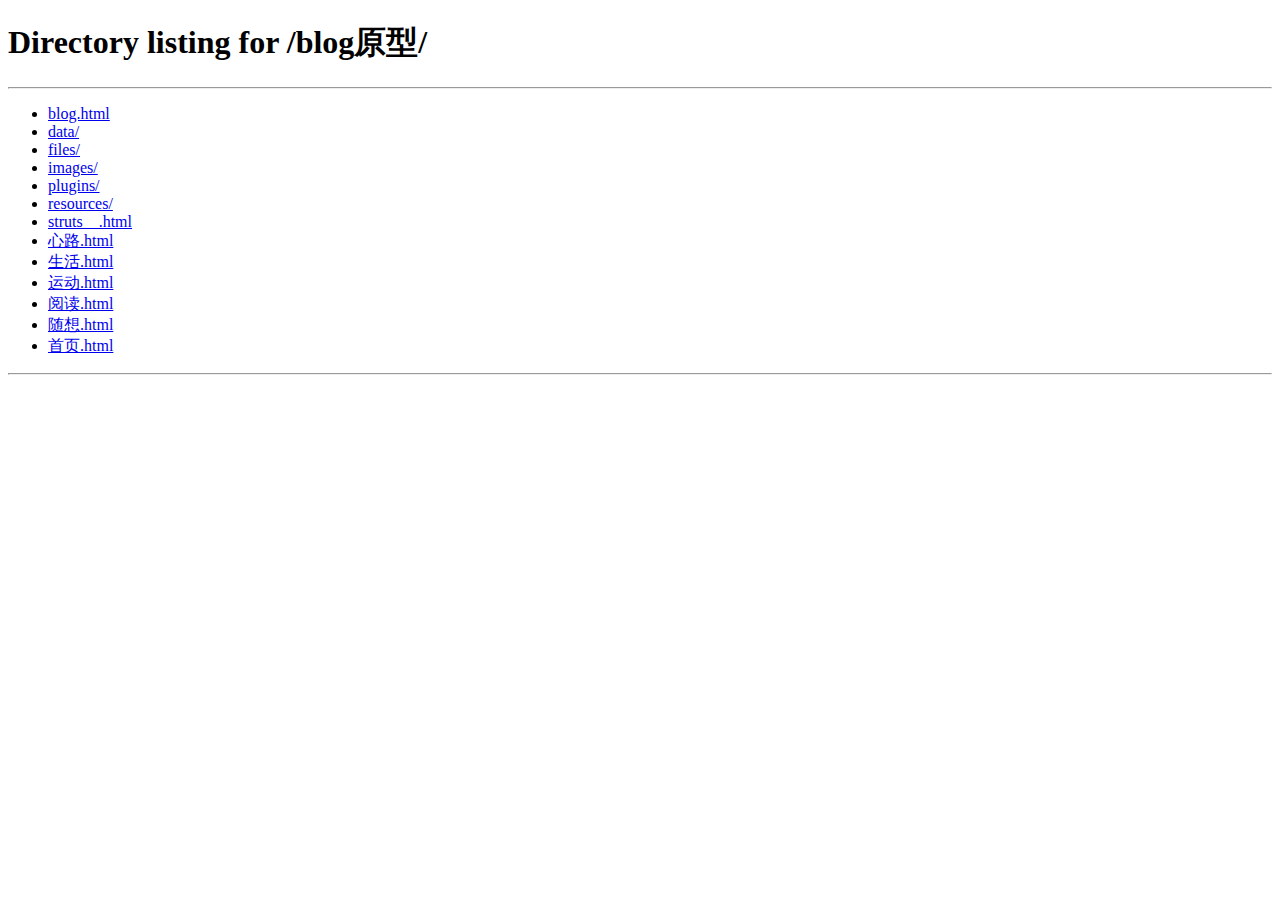
<file: blog原型/resources/reload.html>
﻿<html>
	<head>
		<title></title>
	</head>
	<body>
	
	<script language="javascript">
	function getUrl() {
      var query = window.location.hash.substring(1);
      var vars = query.split("&&&");
      for (var i=0;i<vars.length;i++) {
        var url = vars[i];
        return decodeURI(url).replace("html%23","html#");
      } 
    }

    var rel = '../';
    var url = getUrl();
    if (url.indexOf(":") > 0 && url.indexOf(":") < 10) rel = '';
	self.location.href = rel + url;
	</script>
	
	</body>
</html>
</file>
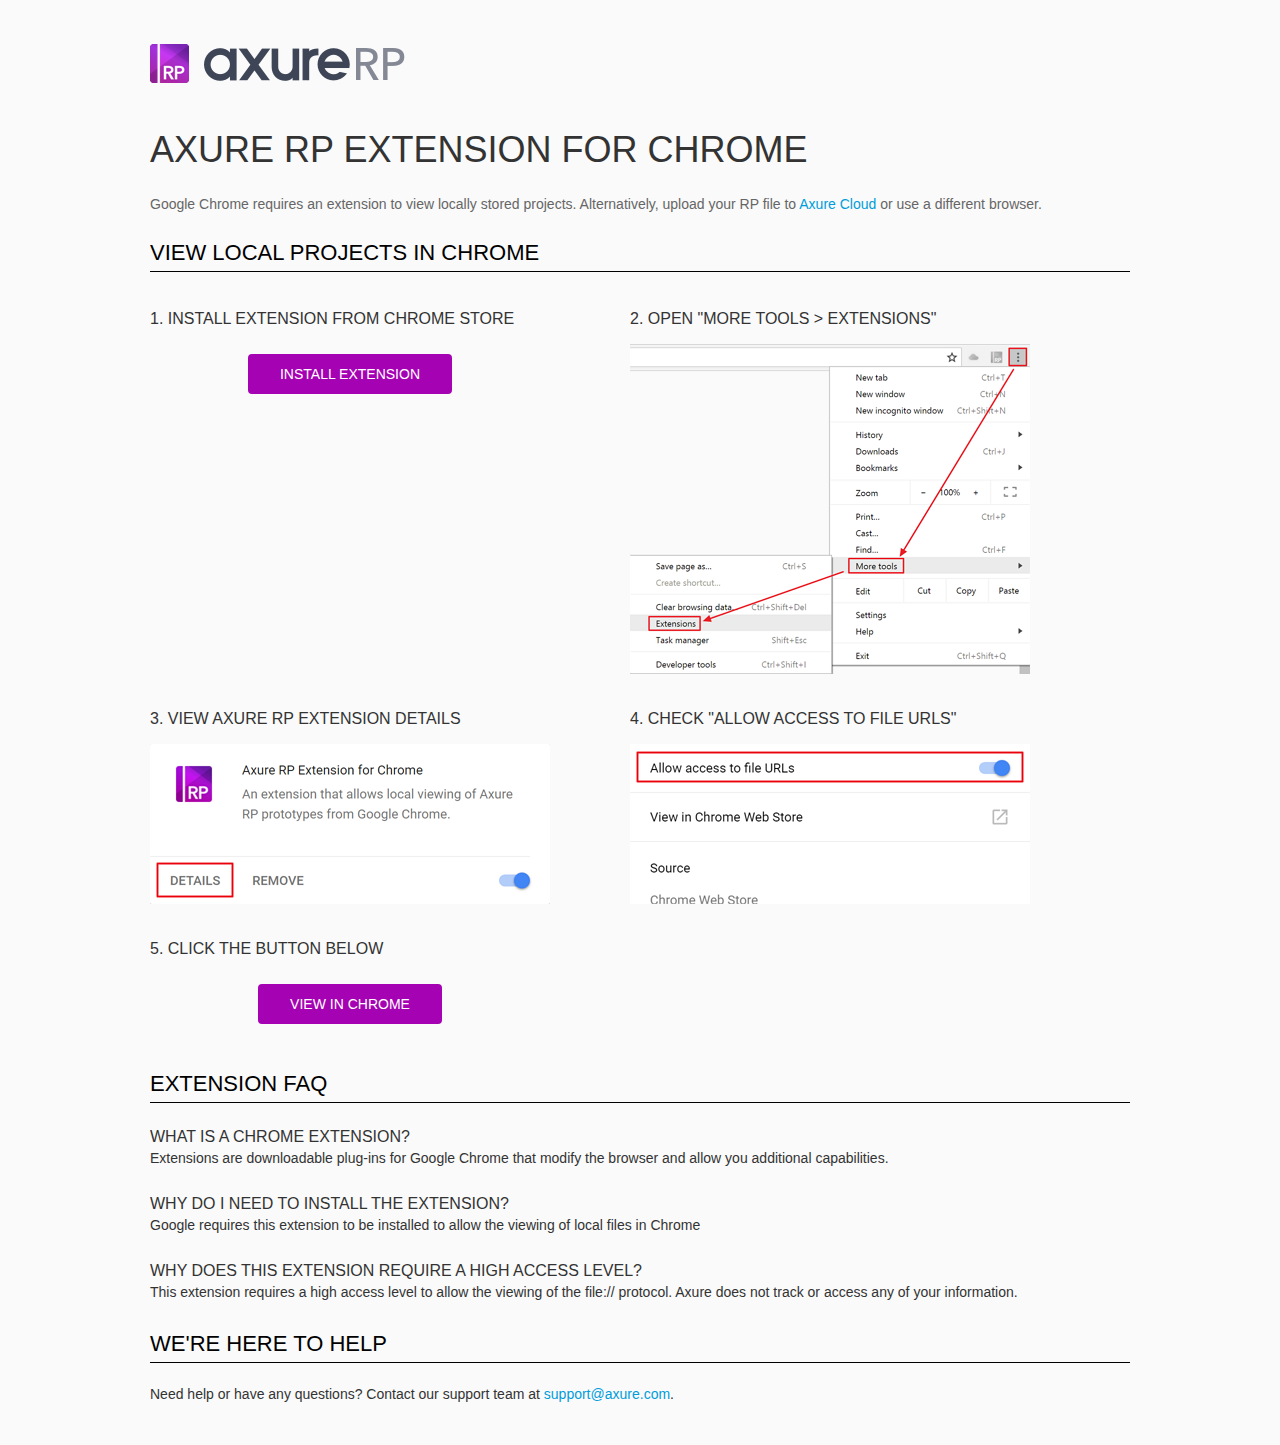
<file: blog原型/resources/chrome/chrome.html>
<html>
<head>
    <title>Install the Axure RP Chrome Extension</title>
    <style type="text/css">
        *
        {
            font-family: NunitoSans, Helvetica, Arial, sans-serif;
        }
        body
        {
            text-align: center;
            background-color: #fafafa;
        }
        p
        {
            font-size: 14px;
            line-height: 18px;
            color: #333333;
        }
        div.container
        {
            width: 980px;
            margin-left: auto;
            margin-right: auto;
            text-align: left;
        }
        a
        {
            text-decoration: none;
            color: #009dda;
        }
        .button
        {
            background: #A502B3;
            font: normal 16px Arial, sans-serif;
            color: #FFFFFF;
            padding: 10px 30px 10px 30px;
            border: 2px solid #A502B3;
            display: inline-block;
            margin-top: 10px;
            text-transform: uppercase;
            font-size: 14px;
	    border-radius: 4px;
        }
        a:hover.button
        {
            border: 2px solid #A502B3;
	    color: #A502B3;
	    background-color: #FFFFFF;
        }
        div.left
        {
            width: 400px;
            float: left;
            margin-right: 80px;
        }
        div.right
        {
            width: 400px;
            float: left;
        }
        div.buttonContainer
        {
            text-align: center;
        }
        h1
        {
            font-size: 36px;
            color: #333333;
            line-height: 50px;
            margin-bottom: 20px;
            font-weight: normal;
        }
        h2
        {
            font-size: 24px;
            font-weight: normal;
            color: #08639C;
            text-align: center;
        }
        h3
        {
            font-size: 16px;
            color: #333333;
            font-weight: normal;
	    text-transform: uppercase;
        }
        .heading
        {
            border-bottom: 1px solid black;
	    height: 36px;
            line-height: 36px;
            font-size: 22px;
            color: #000000;

        }
        span.faq
        {
            font-size: 16px;
	    line-height: 24px;
            font-weight: normal;
	    text-transform: uppercase;
            color: #333333;
            display: block;
        }
    </style>
</head>
<body>
    <div class="container">
        <br />
        <br />
        <img src="axure_logo.png" alt="axure" />
        <br />
	<br />
        <h1>
            AXURE RP EXTENSION FOR CHROME</h1>
        <p style="font-size: 14px; color: #666666; margin-top: 10px;">
            Google Chrome requires an extension to view locally stored projects. Alternatively,
            upload your RP file to <a href="https://share.axure.com">Axure Cloud</a> or use a different
            browser.</p>
        <h3 class="heading">
            VIEW LOCAL PROJECTS IN CHROME</h3>
        <div class="left">
            <h3>
                1. Install Extension from Chrome Store</h3>
            <div class="buttonContainer">
                <a class="button" href="https://chrome.google.com/webstore/detail/dogkpdfcklifaemcdfbildhcofnopogp"
                    target="_blank">Install Extension</a>
            </div>
        </div>
        <div class="right">
            <h3>
                2. Open "More Tools > Extensions"</h3>
            <img src="extensions.png" alt="extensions"/>
        </div>
        <div style="clear: both; height: 20px;">
            &nbsp;</div>
       <div class="left">
            <h3>
                3. View Axure RP Extension Details</h3>
            <img src="details.png" alt="extension details"/>
            </div>
	<div class="right">
            <h3>
                4. Check "Allow access to file URLs"</h3>
            <img src="allow-access.png" alt="allow access"/>
        </div>
   <div style="clear: both; height: 20px;">
            &nbsp;</div>
        <div class="left">
            <h3>
                5. Click the button below</h3>
            <div class="buttonContainer">
                <a class="button" href="../../start.html">View in Chrome</a>
            </div>
        </div>
        <div style="clear: both; height: 20px;">
        </div>
        <h3 class="heading">
            EXTENSION FAQ</h3>
        <p>
            <span class="faq">What is a Chrome Extension?</span> Extensions are downloadable
            plug-ins for Google Chrome that modify the browser
            and allow you additional capabilities.
        </p>
        <p style="margin-top: 25px;">
            <span class="faq">Why do I need to install the extension?</span> Google requires
            this extension to be installed to allow the viewing of local files in
            Chrome
        </p>
        <p style="margin-top: 25px; margin-bottom: 25px;">
            <span class="faq">Why does this extension require a high access level?</span> This
            extension requires a high access level to allow the viewing of the file://
            protocol. Axure does not track or access any of your information.
        </p>
        <h3 class="heading">
           WE'RE HERE TO HELP</h3>
        <p>
            Need help or have any questions? Contact our support team at <a href="mailto:support@axure.com">
                support@axure.com</a>.
        </p>
        <div style="clear: both; height: 20px;">
        </div>
    </div>
</body>
</html>
</file>
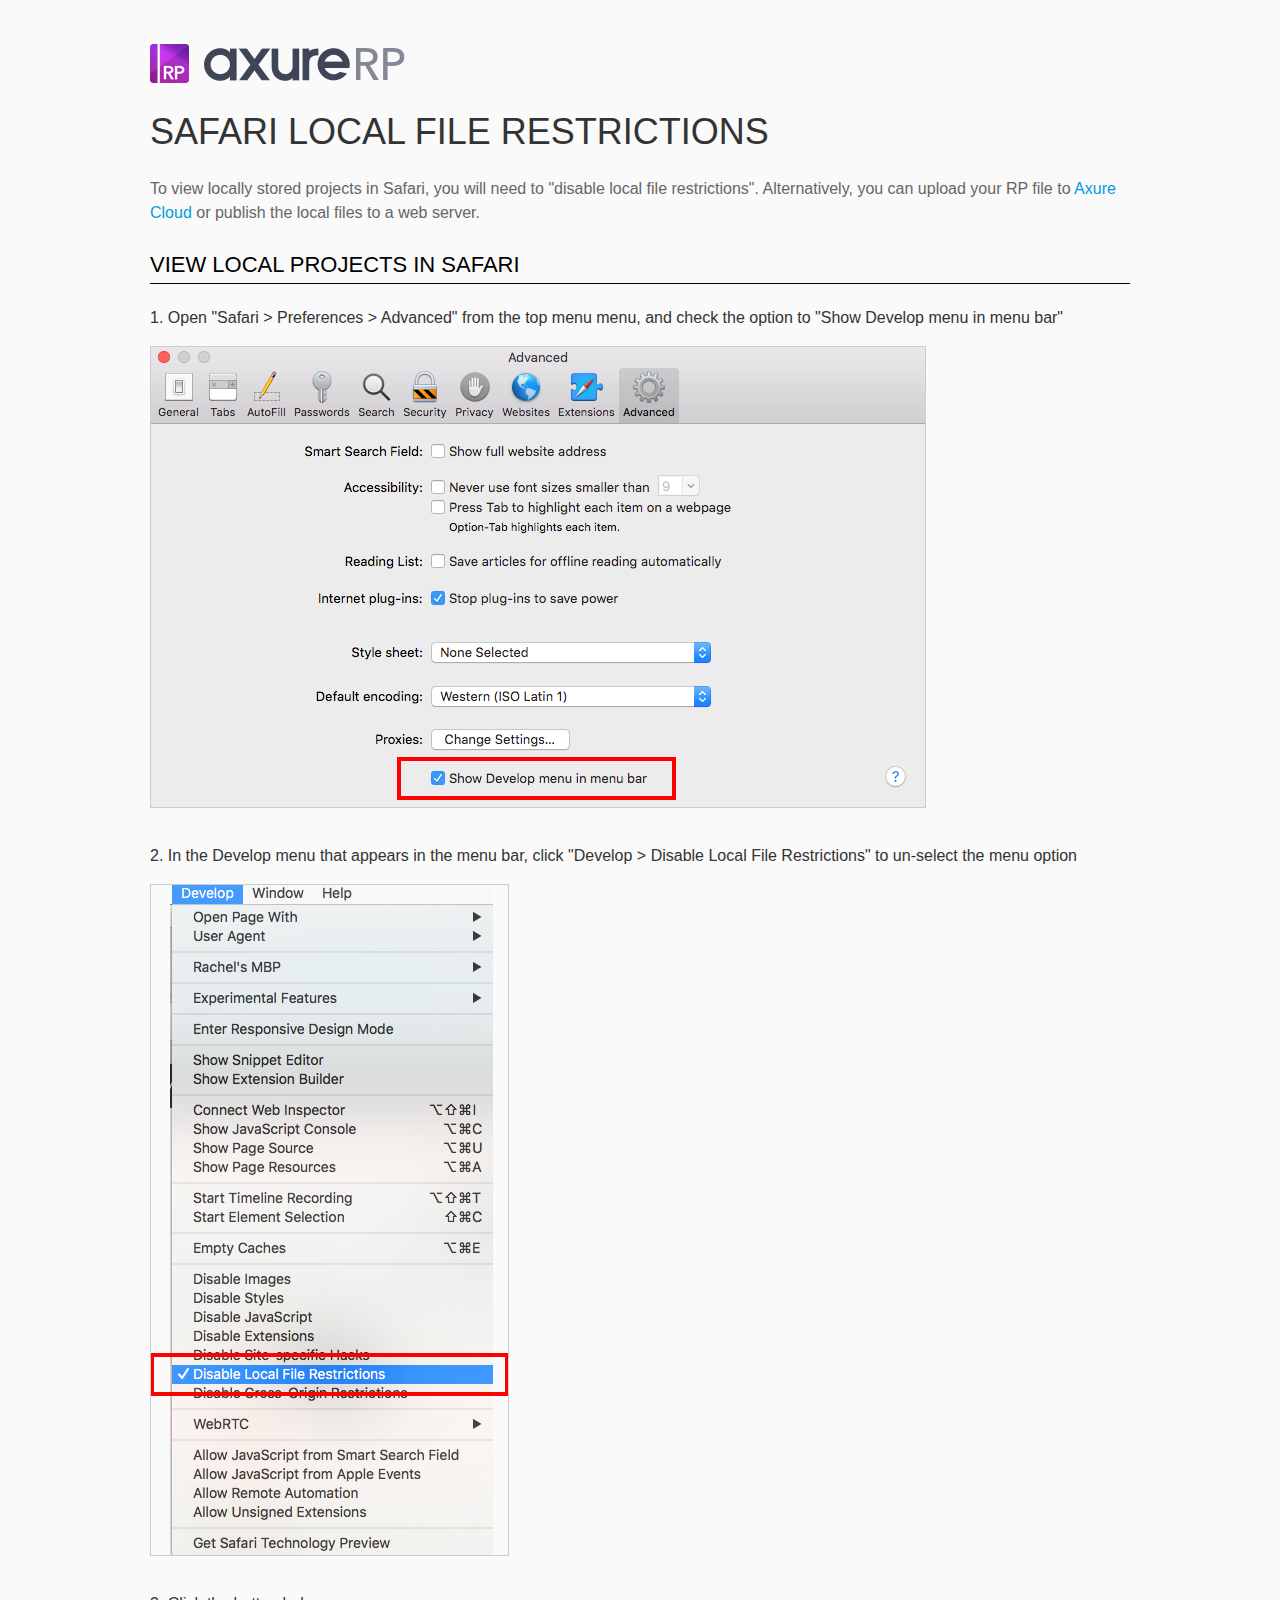
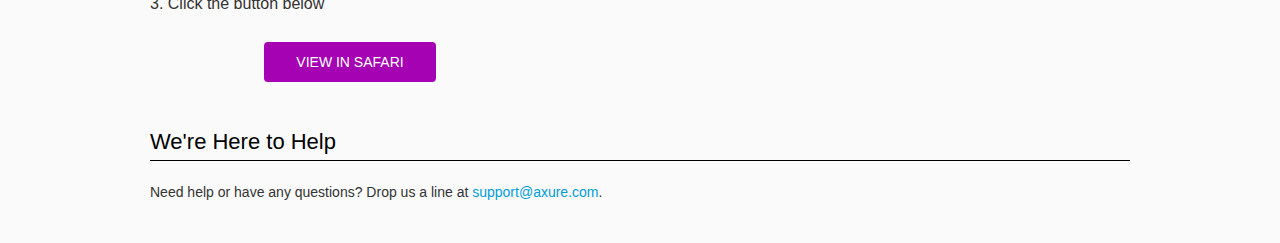
<file: blog原型/resources/chrome/safari.html>
<html>
<head>
    <title>Axure RP - Safari Local File Restrictions</title>
    <style type="text/css">
        *
        {
            font-family: Helvetica, Arial, sans-serif;
        }
        body
        {
            text-align: center;
            background-color: #fafafa;
        }
        p
        {
            font-size: 14px;
            line-height: 18px;
            color: #333333;
        }
        div.container
        {
            width: 980px;
            margin-left: auto;
            margin-right: auto;
            text-align: left;
        }
        a
        {
            text-decoration: none;
            color: #009dda;
        }
        .button
        {
            background: #A502B3;
            font: normal 16px Arial, sans-serif;
            color: #FFFFFF;
            padding: 10px 30px 10px 30px;
            border: 2px solid #A502B3;
            display: inline-block;
            margin-top: 10px;
            text-transform: uppercase;
            font-size: 14px;
	    border-radius: 4px;
        }
        a:hover.button
        {
            border: 2px solid #A502B3;
	    color: #A502B3;
	    background-color: #FFFFFF;
        }
        div.left
        {
            width: 400px;
            float: left;
            margin-right: 80px;
        }
        div.right
        {
            width: 400px;
            float: left;
        }
        div.buttonContainer
        {
            text-align: center;
        }
        h1
        {
            font-size: 36px;
            color: #333333;
            line-height: 50px;
            margin-bottom: 20px;
            font-weight: normal;
        }
        h2
        {
            font-size: 24px;
            font-weight: normal;
            color: #08639C;
            text-align: center;
        }
        h3
        {
            font-size: 16px;
            line-height: 24px;
            color: #333333;
            font-weight: normal;
        }
        .heading
        {
            border-bottom: 1px solid black;
	    height: 36px;
            line-height: 36px;
            font-size: 22px;
            color: #000000;
        }
        span.faq
        {
            font-size: 16px;
            font-weight: normal;
	    text-transform: uppercase;
            color: #333333;
            display: block;
        }
    </style>
</head>
<body>
    <div class="container">
        <br />
        <br />
        <img src="axure_logo.png" alt="axure" />
        <br />
        <h1>
            SAFARI LOCAL FILE RESTRICTIONS</h1>
        <p style="font-size: 16px; line-height: 24px; color: #666666; margin-top: 10px;">
            To view locally stored projects in Safari, you will need to "disable local file restrictions". Alternatively,
            you can upload your RP file to <a href="https://share.axure.com">Axure Cloud</a> or publish the local files to a web server.</p>
        <h3 class="heading">
            VIEW LOCAL PROJECTS IN SAFARI</h3>
        <div class="">
            <h3>
                1. Open "Safari > Preferences > Advanced" from the top menu menu, and check the option to "Show Develop menu in menu bar"</h3>
            <img src="safari_advanced.png" alt="advanced" />
        </div>
        <div style="clear: both; height: 20px;">
            &nbsp;
        </div>
        <div class="">
            <h3>
                2. In the Develop menu that appears in the menu bar, click "Develop > Disable Local File Restrictions" to un-select the menu option</h3>
            <img src="safari_restrictions.png" alt="extensions" />
        </div>
        <div style="clear: both; height: 20px;">
            &nbsp;</div>
        <div class="left">
            <h3>
                3. Click the button below
            </h3>
            <div class="buttonContainer">
                <a class="button" href="../../start.html">View in Safari</a>
            </div>
        </div>
        <div style="clear: both; height: 20px;">
        </div>
        <h3 class="heading">
            We're Here to Help</h3>
        <p>
            Need help or have any questions? Drop us a line at <a href="mailto:support@axure.com">
                support@axure.com</a>.
        </p>
        <div style="clear: both; height: 20px;">
        </div>
    </div>
</body>
</html>
</file>
<file: CSS/personal-info-main.css>
body,
html {
    margin: 0;
    padding: 0;
    scroll-behavior: smooth;
    font-family: -apple-system, BlinkMacSystemFont, "Segoe UI", Roboto, "Helvetica Neue", Arial, sans-serif;
}

.profile-page {
    text-align: center;
    min-height: auto;
    width: auto;
}


.page-header .a {
    transition: all 4s ease 0s;
}

.page-header .go {
    position: absolute;
    z-index: 2;
    bottom: 0px;
    left: 50%;
    width: 32px;
    height: 33px;
    margin-left: -16px;
    transition: all 0.4s ease 0s;
    animation: 3s ease 0s normal none infinite running bounce;
}

.page-header .j-icon:hover {
    transform: scale(1.20);

}

.page-header .bg-primary {
    background-color: rgba(0, 0, 0, .15) !important;
    transition: 0.4s;
}

.navbar-toggler {
    z-index: 3;
}

.navbar-dark .navbar-nav .nav-link {
    color: rgba(255, 255, 255, 0.9);
}



.page-header .navbar .navbar-collapse li {
    font-weight: 700;
    padding-left: 10px;
    padding-right: 10px;
    z-index: 2;

}

.page-header .navbar .navbar-collapse li:hover {
    background: rgb(26, 145, 65);
    transition: 0.55s;
    z-index: 2;
}

.page-header .navbar {
    position: fixed;
    z-index: 10000 !important;
    width: 100%;
}

.profile-page .page-header {
    position: relative;
    min-height: 650px;
    max-height: 1024px;
    width: 100%;
    height: 100%;
    background-image: url(../images/intro-bg.jpg);
    background-position: center center !important;
    background-size: cove !important;
}

.page-header-mask:after {
    position: absolute;
    content: "";
    top: 0;
    left: 0;
    width: 100%;
    height: 100%;
    background: black;
    opacity: 0.7;
    z-index: 0;
}

.page-header-particles {
    position: absolute;
    width: 100%;
    height: 100%;
    z-index: 1;
}

.profile-page .page-header-content {
    position: relative;
    max-height: 600px;
    min-height: 350px;
}


.page-header .left-content {
    position: relative;
    min-height: 650px;
}

.personalImage {
    position: relative;
    width: auto;
    height: 250px;
    text-align: center;
    top: 44px;
}

.personalImage a {
    position: relative;
}

.personalImage a:before {
    content: "";
    border: 15px solid rgb(117 49 171);
    border-radius: 50%;
    height: 180px;
    width: 180px;
    position: absolute;
    left: 0;
    -webkit-animation: pulsate 1.6s ease-out;
    animation: pulsate 1.6s ease-out;
    -webkit-animation-iteration-count: infinite;
    animation-iteration-count: infinite;
    opacity: 0.0;
    z-index: 99;
}

.personalImage img {
    position: relative;
    border-radius: 50%;
    height: 180px;
    width: 180px;
    padding: 0;
    margin: 0;
    border: 15px solid transparent;
    z-index: 9999;
    -webkit-transition: all .3s ease-out;
    transition: all .3s ease-out;
}

.personalImage a:hover img {
    transform: scale(1.06, 1.06);
}

.personalImage a:hover:before {
    animation: none;
}


.page-header .name {
    color: rgba(255, 255, 255, 0.88);
}

.page-header .motto {
    color: rgba(255, 255, 255, 0.88);
}

.page-header .motto::after {
    position: relative;
    top: 5px;
    display: inline-block;
    height: 20px;
    margin-left: 5px;
    content: " ";
    -webkit-animation: blink .5s step-end infinite alternate;
    animation: blink .5s step-end infinite alternate;
    border-right: 2px solid;
}



.page-header .self-intro {
    color: rgba(255, 255, 255, 0.8);
    font-size: smaller;
    font-family: serif, '宋体';
    display: none;
}



.section-title {
    margin-top: 60px;
    margin-bottom: 25px;
    font-weight: 500 !important;
}

.card {
    border: 0;
    border-radius: 0.1875rem;
    display: inline-block;
    position: relative;
    overflow: hidden;
    width: 100%;
    margin-bottom: 20px;
    -webkit-box-shadow: -1px 5px 25px 0px rgb(0 0 0 / 20%);
    box-shadow: -1px 5px 25px 0px rgb(0 0 0 / 20%);
    background-color: antiquewhite;
    -webkit-transition: all .3s ease-out;
    transition: all .3s ease-out;
    border-radius: 1%;
    text-align: left;
}

.about-section .card:hover,
.skill-section .card:hover,
.experience-section .card:hover,
.portfolio-section .card:hover {
    transform: scale(1.02, 1.02) !important;
}

.h4 {
    font-size: 1.714em;
    line-height: 1.45em;
    margin-top: 30px;
    margin-bottom: 15px;
}

.hvr-bounce-to-right {

    display: none;
    vertical-align: middle;
    -webkit-transform: translateZ(0);
    transform: translateZ(0);
    -webkit-backface-visibility: hidden;
    backface-visibility: hidden;
    -moz-osx-font-smoothing: grayscale;
    position: relative;
    -webkit-transition-property: color;
    transition-property: color;
    -webkit-transition-duration: 0.5s;
    transition-duration: 0.5s;
    z-index: 1 !important;
    border-bottom: 10px solid rgb(247, 242, 242);
}

.hvr-bounce-to-right:before {
    content: "";
    position: absolute;
    z-index: -1;
    top: 0;
    left: 0;
    right: 0;
    bottom: 0;
    background: #067927;
    ;
    -webkit-transform: scaleX(0);
    transform: scaleX(0);
    -webkit-transform-origin: 0 50%;
    transform-origin: 0 50%;
    -webkit-transition-property: transform;
    transition-property: transform;
    -webkit-transition-duration: 0.5s;
    transition-duration: 0.5s;
    -webkit-transition-timing-function: ease-out;
    transition-timing-function: ease-out;
}

.hvr-bounce-to-right:hover,
.hvr-bounce-to-right:focus,
.hvr-bounce-to-right:active {
    color: white;
    text-decoration: none;
    border: 1px solid #067927;
    ;
}

.hvr-bounce-to-right:hover:before,
.hvr-bounce-to-right:focus:before,
.hvr-bounce-to-right:active:before {
    -webkit-transform: scaleX(1);
    transform: scaleX(1);
    -webkit-transition-timing-function: cubic-bezier(0.52, 1.64, 0.37, 0.66);
    transition-timing-function: cubic-bezier(0.52, 1.64, 0.37, 0.66);
}

[class^="hvr-"] {
    position: relative;
    bottom: 75px;
    top: 40px;
    display: none;
    vertical-align: middle;
    margin: .4em;
    padding: 8px 15px;
    cursor: pointer;
    border-radius: 0;
    background: transparent;
    text-decoration: none;
    color: #e3d9d9;
    /* -webkit-tap-highlight-color: rgba(0,0,0,0); */
    font-size: 17px;
    border: 1px solid rgba(255, 255, 255, 0.5)
}

.skill-section .card {
    text-align: left;
    background: #494A5F;
    color: #D5D6E2;
    -webkit-box-shadow: -1px 5px 25px 2px rgb(51 55 58 / 25%);
    box-shadow: -1px -5px 25px 2px rgb(51 55 58 / 25%);
}



.htmleaf-container {
    margin: 0 auto;
}

.progress_bar .pro-bar {
    background: hsl(0, 0%, 97%);
    box-shadow: 0 1px 2px hsla(0, 0%, 0%, 0.1) inset;
    height: 4px;
    margin-bottom: 12px;
    margin-top: 50px;
    position: relative;
}

.progress_bar .progress_bar_title {
    color: hsl(218, 4%, 50%);
    color: #D5D6E2;
    font-size: 15px;
    font-weight: 300;
    position: relative;
    top: -28px !important;
    z-index: 1;
}

.progress_number {
    top: -28px !important;
}

.progress_bar .progress_number {
    float: right !important;
}

.progress_bar .progress-bar-inner {
    background-color: hsl(0, 0%, 88%);
    display: block;
    width: 0;
    height: 100%;
    position: absolute;
    top: 0;
    left: 0;
    transition: width 1s linear 0s;

}

.p-a {
    animation: animate-positive 2s;
}

.progress_bar .progress-bar-inner:before {
    content: "";
    background-color: hsl(0, 0%, 100%);
    border-radius: 50%;
    width: 4px;
    height: 4px;
    position: absolute;
    right: 1px;
    top: 0;
    z-index: 1;
}

.progress_bar .progress-bar-inner:after {
    content: "";
    width: 14px;
    height: 14px;
    background-color: inherit;
    border-radius: 50%;
    position: absolute;
    right: -4px;
    top: -5px;
}

.portfolio-section {
    background: url(https://pic4.zhimg.com/80/v2-1acf703173c88099a01ead4aa66c0633_1440w.jpg) no-repeat center top;
    margin-top: 30px;
    padding-top: 50px;
    text-align: center !important;
    background-attachment: relative !important;
    background-position: center center !important;
    min-height: 800px;
    width: 100%;
    background-size: 100%;
    background-size: cover;
    position: relative !important;
}


.portfolio-section .section-title {
    margin-top: -60px;
    color: rgba(255, 255, 255, 0.85);
    margin-bottom: 50px;
}

.portfolio-section .row {
    bottom: 20px;
    margin-bottom: 20px;
}


.gallery .portfolio-section-main {
    transition: 0.5s;

}

.gallery .portfolio-section-main:hover {
    transform: scale(1.06);
    -webkit-transform: scale(1.06);
}

.gallery .porfolio-image figure {
    position: relative;
    overflow: hidden;
    text-align: center;
}

.gallery .porfolio-image figure img {
    position: relative;
    display: block;
    min-width: 375px;
    width: 100%;
    height: 250px;
    opacity: 1;
}

.gallery .porfolio-image figure figcaption {
    position: absolute;
    color: #fff;
    -webkit-backface-visibility: hidden;
    backface-visibility: hidden;
}

.gallery .porfolio-image figure figcaption,
.gallery .porfolio-image figure figcaption>a {
    position: absolute;
    top: 0;
    left: 0;
    width: 100%;
    height: 100%;
}

.gallery .porfolio-image figure figcaption>a {
    z-index: 1000;
    text-indent: 200%;
    white-space: nowrap;
    font-size: 0;
    opacity: 0;
}

.gallery .porfolio-image figure .h4,
.gallery .porfolio-image figure p {
    margin: 0;
}

.gallery figure.portfolio-section-main figcaption::before,
.gallery figure.portfolio-section-main figcaption::after {
    position: absolute;
    content: '';
    opacity: 0;
}

.gallery figure.portfolio-section-main figcaption::before {
    top: 10px;
    right: 10px;
    bottom: 10px;
    left: 10px;
    -webkit-transform: scale(0, 0);
    transform: scale(0, 0);
    -webkit-transform-origin: 0 0;
    transform-origin: 0 0;
}

.gallery figure.portfolio-section-main figcaption::after {
    top: 10px;
    right: 10px;
    bottom: 10px;
    left: 10px;
    -webkit-transform: scale(0, 0);
    transform: scale(0, 0);
    -webkit-transform-origin: 100% 0;
    transform-origin: 100% 0;
}

.gallery figure.portfolio-section-main .h4 {
    margin-top: 80px;
    -webkit-transition: -webkit-transform 0.35s;
    transition: -webkit-transform 0.35s;
    transition: transform 0.35s;
    transition: transform 0.35s, -webkit-transform 0.35s;
    opacity: 0;
}

@media (max-width: 480px) {
    .gallery figure.portfolio-section-main .h4 {
        font-size: 20px;
    }
    .gallery figure.portfolio-section-main p {
        font-size: 14px;
    }
}

.gallery figcaption .container {
    position: absolute;
    width: 100%;
    bottom: 20px;
}

.gallery figure.portfolio-section-main p {
    padding: 0.5em 2em;
    text-transform: uppercase;
    letter-spacing: 1px;
    -webkit-transition: -webkit-transform 0.35s;
    transition: -webkit-transform 0.35s;
    transition: transform 0.35s;
    transition: transform 0.35s, -webkit-transform 0.35s;
    opacity: 0;
}

.gallery figure.portfolio-section-main img,
.gallery figure.portfolio-section-main .h4 {
    -webkit-transform: scale(1.06, 1.06);
    transform: scale(1.06, 1.06);
}

.gallery figure.portfolio-section-main img,
.gallery figure.portfolio-section-main figcaption::before,
.gallery figure.portfolio-section-main figcaption::after,
.gallery figure.portfolio-section-main p {
    -webkit-transition: opacity 0.35s, -webkit-transform 0.35s;
    transition: opacity 0.35s, -webkit-transform 0.35s;
    transition: opacity 0.35s, transform 0.35s;
    /* transition: opacity 0.35s, transform 0.35s, -webkit-transform 0.35s; */
}

.gallery figure.portfolio-section-main:hover img {
    opacity: 1;
    -webkit-transform: translate3d(0, 0, 0);
    transform: translate3d(0, 0, 0);
}

.gallery figure.portfolio-section-main:hover figcaption::before,
.gallery figure.portfolio-section-main:hover figcaption::after {
    opacity: 1;
    -webkit-transform: scale(1);
    transform: scale(1);
}

.gallery figure.portfolio-section-main:hover figcaption:before {
    background: rgba(27, 23, 23, 0.5);
}

.gallery figure.portfolio-section-main:hover .h4,
.gallery figure.portfolio-section-main:hover p,
.gallery figure.portfolio-section-main:hover button {
    opacity: 1;
    -webkit-transform: translate3d(0, 0, 0);
    transform: translate3d(0, 0, 0);
    color: #fff;
}

.gallery figure.portfolio-section-main:hover figcaption::after,
.gallery figure.portfolio-section-main:hover .h4,
.gallery figure.portfolio-section-main:hover p,
.gallery figure.portfolio-section-main:hover img {
    -webkit-transition-delay: 0.15s;
    transition-delay: 0.15s;
}

.experience-section .card {
    background-color: rgb(255, 255, 255);
    color: black;

}

.experience-section .col-md-3 .card-body {
    text-align: center;
    color: white;
}

@media (max-width: 768px) {
    .experience-section .card {
        text-align: center;
    }
}

.experience-section .work {
    font-size: 20px;
    color: white;
    text-align: center;
}


/*时间轴*/
.others-section p {
    color: white;
}

.others-section .section-title {
    color: white;
}

.others-section {
    background: url(https://pic1.zhimg.com/v2-956295fc660aee9127c9ecb4b9b32090_b.jpg);
    background-repeat: no-repeat !important;
    margin-top: 30px !important;
    padding-top: 40px !important;
    text-align: center !important;
    background-attachment: relative !important;
    background-position: center center !important;
    min-height: 800px !important;
    width: 100% !important;
    background-size: 100% !important;
    background-size: cover !important;
    position: relative !important;
}

.others-section::before {
    position: absolute;
    content: "";
    top: 0;
    left: 0;
    width: 100%;
    height: 100%;
    background: rgba(0, 0, 0, 0.75);
    opacity: 0.7;
    z-index: 0;
}

.others-section .section-title {
    margin-bottom: 60px;
}

.others-section li {
    color: rgba(255, 255, 255, 0.8);
}

.others-section .container .content-timeline-border {
    border-radius: 5px;
    margin: 0 15px 0 15px;
    position: relative;
    overflow: hidden;
    /*background: #cccaef;*/
}

.others-section .container .timeline-left,
.container .timeline-right {
    float: left;
    overflow: hidden;
    width: 50%;
}

.others-section .container .timeul {
    list-style: none;
    padding: 0;
}

.others-section .container .content-timeline-border::before {
    content: '';
    position: absolute;
    left: 50%;
    transform: translateX(-50%);
    width: 3px;
    height: 100%;
    background: #434343;
}

.others-section .container .timeul>li {
    width: 100%;
    margin-bottom: 200px;

}

.others-section .container .timeline-right li:last-child {
    margin-bottom: 0px;
}

.others-section .container .timeline-left {
    margin-top: 20px;
}

.others-section .container .timeline-right {
    margin-top: 210px;
}

.others-section .container .timeline-right>span,
.container .timeline-left>span {
    position: absolute;
    left: 50%;
    bottom: 0px;
    transform: translateX(-50%);
    width: 20px;
    border-radius: 50%;
    height: 20px;
    border: 3px solid #cd7070;
    background: #fff;
}

.others-section .container .timeline-left>span {
    top: 0px;
}

.others-section .container .timeul span {
    position: absolute;
    left: 50%;
    transform: translateX(-50%);
    width: 20px;
    border-radius: 50%;
    height: 20px;
    border: 3px solid #cd7070;
    background: #fff;
}

.others-section .container .content-timeline-border .time-content {
    border-top: 3px solid #cd7070;
    position: relative;
    border-radius: 18px;
    top: 8px;
    padding: 10px 20px;
}

.others-section .container .content-timeline-border .time-title {
    width: 50%;
    margin: 0 auto;
    border: 3px solid #cd7070;
    background: #cd7070;
    border-radius: 5px;
    color: #fff;
    line-height: 40px;
    text-align: center;
    font-size: 20px;
    font-weight: bold;
}

.others-section .container .content-timeline-border p {
    line-height: 23px;
    font-size: smaller;
}

.others-section .container .content-timeline-border h5 {
    text-align: center;
    color: rgb(233 195 9);
    padding: 0;
    margin: 9px 0;
}

@media screen and (max-width: 900px) {

    .others-section .container .timeline-left,
    .container .timeline-right {
        float: none;
        width: 100%;
    }

    .others-section .container .timeline-right {
        margin-top: 13px;
    }

    .others-section .container .content-timeline-border::before {
        content: '';
        position: absolute;
        left: 10px;
        transform: translateX(-50%);
        width: 3px;
        height: 100%;
        background: #434343;
    }

    .others-section .container .timeline-right>span,
    .container .timeline-left>span {
        position: absolute;
        left: 10px;
        bottom: 0px;
        transform: translateX(-50%);
        width: 20px;
        border-radius: 50%;
        height: 20px;
        border: 3px solid #cda670;
        background: #fff;
    }

    .others-section .container .timeul span {
        position: absolute;
        left: 10px;
        transform: translateX(-50%);
        width: 20px;
        border-radius: 50%;
        height: 20px;
        border: 3px solid #cda670;
        background: #fff;
    }

    .others-section .container .content-timeline-border .time-content {
        border-top: 3px solid #cda670;
        position: relative;
        border-radius: 18px;
        top: 8px;
        left: 11px;
        width: 95%;
        padding: 10px 20px;
    }

    .others-section .container .timeul>li {
        width: 100%;
        margin-bottom: 20px;
        padding-bottom: 15px;
    }
}

.contact-section .card {
    background-color: white !important;
}

.contact-section .msg {
    border: none;
    border-bottom: 1px solid #000;
    padding: 10px;
    width: 100%;
}





.input-group-addon {
    padding: .5rem .75rem;
    margin-bottom: 0;
    font-size: 1rem;
    font-weight: 400;
    line-height: 1.25;
    color: #495057;
    text-align: center;
    background-color: #e9ecef;
    border: 1px solid rgba(0, 0, 0, .15);
    border-radius: .25rem;
}


.input-group-addon:not(:last-child) {
    border-right: 0px;
}



.form-control+.input-group-addon:not(:first-child) {
    border-left: 0px;
}

.btn-link {
    color: black !important;
}

.my-tooltip {
    position: relative;
    display: inline-block;
    margin-right: 10px;
    margin-left: 10px;
}

.my-tooltip .my-tooltiptext {
    visibility: hidden;
    width: 120px;
    background-color: black;
    color: #fff;
    text-align: center;
    border-radius: 6px;
    padding: 5px 0;
    position: absolute;
    z-index: 1;
    bottom: 150%;
    left: 50%;
    margin-left: -60px;
}

.my-tooltip .my-tooltiptext::after {
    content: "";
    position: absolute;
    top: 100%;
    left: 50%;
    margin-left: -5px;
    border-width: 5px;
    border-style: solid;
    border-color: black transparent transparent transparent;
}

.my-tooltip:hover .my-tooltiptext {
    visibility: visible;
}

.my-tooltip .my-tooltiptext {
    opacity: 0;
    transition: opacity 1s;
}

.my-tooltip:hover .my-tooltiptext {
    opacity: 1;
}

.footer {
    width: 100%;
    text-align: center;
    background-color: #2B2F3E;
    ;
    text-align: center;
}

.footer {
    margin-top: 5px;
    color: #f8f9fab0;
    top: 20px;
    position: relative;
    bottom: 0;
    margin-bottom: 0;
}
</file>
<file: blog原型/resources/css/axure_rp_page.css>
﻿/* so the window resize fires within a frame in IE7 */
html, body {
    height: 100%;
}

.mobileFrameCursor div * {
    cursor: inherit !important;
}

a {
    color: inherit;
}

p {
    margin: 0px;
    text-rendering: optimizeLegibility;
    font-feature-settings: "kern" 1;
    -webkit-font-feature-settings: "kern";
    -moz-font-feature-settings: "kern";
    -moz-font-feature-settings: "kern=1";
    font-kerning: normal;
}

ul {
    margin:0px;
}

iframe {
    background: #FFFFFF;
}

/* to match IE with C, FF */
input {
    padding: 1px 0px 1px 0px;
    box-sizing: border-box;
    -moz-box-sizing: border-box;
}

input[type=text]::-ms-clear {
    width: 0;
    height: 0;
    display: none;
}

textarea {
    margin: 0px;
    box-sizing: border-box;
    -moz-box-sizing: border-box;
}

.focused:focus, .selectedFocused:focus {
    outline: none;
}

div.intcases {
    font-family: arial; 
    font-size: 12px;
    text-align:left; 
    border:1px solid #AAA; 
    background:#FFF none repeat scroll 0% 0%; 
    z-index:9999; 
    visibility:hidden; 
    position:absolute;
    padding: 0px;
    border-radius: 3px;
    white-space: nowrap;
}

div.intcaselink {
    cursor: pointer;
    padding: 3px 8px 3px 8px;
    margin: 5px;
    background:#EEE none repeat scroll 0% 0%; 
    border:1px solid #AAA;
    border-radius: 3px;
}

div.refpageimage {
    position: absolute;
    left: 0px;
    top: 0px;
    font-size: 0px;
    width: 16px;
    height: 16px;
    cursor: pointer;
    background-image: url(images/newwindow.gif);
    background-repeat: no-repeat;
}

div.annnoteimage {
    position: absolute;
    left: 0px;
    top: 0px;
    font-size: 0px;
    /*width: 16px;
    height: 12px;*/
    cursor: help;
    /*background-image: url(images/note.gif);*/
    /*background-repeat: no-repeat;*/
    width: 13px;
    height: 12px;
    padding-top: 1px;
    text-align: center;
    background-color: #138CDD;
    -moz-box-shadow: 1px 1px 3px #aaa;
    -webkit-box-shadow: 1px 1px 3px #aaa;
    box-shadow: 1px 1px 3px #aaa;
}

div.annnoteline {
    display: inline-block;
    width: 9px;
    height: 1px;
    border-bottom: 1px solid white;
    margin-top: 1px;
}

div.annnotelabel {
    /*position: absolute;
    left: 0px;
    top: 0px;*/
    font-family: Helvetica,Arial;
    white-space: nowrap;
    
    padding-top: 1px;
    background-color: #fff849;
    font-size: 10px;
    font-weight: bold;
    line-height: 14px;
    margin-right: 3px;
    padding: 0px 4px;
    color: #000;

    -moz-box-shadow: 1px 1px 3px #aaa;
    -webkit-box-shadow: 1px 1px 3px #aaa;
    box-shadow: 1px 1px 3px #aaa;
}

div.annnote {
    display: flex;
    position: absolute;
    cursor: help;
    line-height: 14px;
}

.annotation {
    font-size: 12px;
    padding-left: 2px;
    margin-bottom: 5px;
}

.annotationName {
    /*font-size: 13px;
    font-weight: bold;
    margin-bottom: 3px;
    white-space: nowrap;*/

    font-family: 'Trebuchet MS';
    font-size: 14px;
    font-weight: bold;
    margin-bottom: 5px;
    white-space: nowrap;
}

.annotationValue {
    font-family: Arial, Helvetica, Sans-Serif;
    font-size: 12px;
    color: #4a4a4a;
    line-height: 21px;
    margin-bottom: 20px;
}

.noteLink {
    text-decoration: inherit;
    color: inherit;
}

.noteLink:hover {
    background-color: white;
}

/* this is a fix for the issue where dialogs jump around and takes the text-align from the body */
.dialogFix {
    position:absolute;
    text-align:left;
    border: 1px solid #8f949a;
}


@keyframes pulsate {
  from {
    box-shadow: 0 0 10px #15d6ba;
  }
  to {
    box-shadow: 0 0 20px #15d6ba;
  }
}

@-webkit-keyframes pulsate {
  from {
    -webkit-box-shadow: 0 0 10px #15d6ba;
    box-shadow: 0 0 10px #15d6ba;
  }
  to {
    -webkit-box-shadow: 0 0 20px #15d6ba;
    box-shadow: 0 0 20px #15d6ba;
  }
}
 
@-moz-keyframes pulsate {
  from {
    -moz-box-shadow: 0 0 10px #15d6ba;
    box-shadow: 0 0 10px #15d6ba;
  }
  to {
    -moz-box-shadow: 0 0 20px #15d6ba;
    box-shadow: 0 0 20px #15d6ba;
  }
}

.legacyPulsateBorder {
    /*border: 5px solid #15d6ba;
    margin: -5px;*/
    -moz-box-shadow: 0 0 10px 3px #15d6ba;
    box-shadow: 0 0 10px 3px #15d6ba;
}

.pulsateBorder {
  animation-name: pulsate;
  animation-timing-function: ease-in-out;
  animation-duration: 0.9s;
  animation-iteration-count: infinite;
  animation-direction: alternate;
  
  -webkit-animation-name: pulsate;
  -webkit-animation-timing-function: ease-in-out;
  -webkit-animation-duration: 0.9s;
  -webkit-animation-iteration-count: infinite;
  -webkit-animation-direction: alternate;

  -moz-animation-name: pulsate;
  -moz-animation-timing-function: ease-in-out;
  -moz-animation-duration: 0.9s;
  -moz-animation-iteration-count: infinite;
  -moz-animation-direction: alternate;
}

.ax_default_hidden, .ax_default_unplaced{
    display: none;
    visibility: hidden;
}

.widgetNoteSelected {
    -moz-box-shadow: 0 0 10px 3px #138CDD;
    box-shadow: 0 0 10px 3px #138CDD;
    /*-moz-box-shadow: 0 0 20px #3915d6;
    box-shadow: 0 0 20px #3915d6;*/
    /*border: 3px solid #3915d6;*/
    /*margin: -3px;*/
}


.singleImg {
    display: none;
    visibility: hidden;
}

#ios-safari {
    overflow: auto;
    -webkit-overflow-scrolling: touch;
}

#ios-safari-html {
    display: block;
    overflow: auto;
    -webkit-overflow-scrolling: touch;
    position: absolute;
    top: 0;
    left: 0;
    right: 0;
    bottom: 0;
}

#ios-safari-fixed {
    position: absolute;
    pointer-events: none;
    width: initial;
}

#ios-safari-fixed div {
    pointer-events: auto;
}
</file>
<file: blog原型/data/styles.css>
﻿.ax_default {
  font-family:'Arial Normal', 'Arial';
  font-weight:400;
  font-style:normal;
  font-size:13px;
  letter-spacing:normal;
  color:#333333;
  vertical-align:none;
  text-align:center;
  line-height:normal;
  text-transform:none;
}
.box_1 {
}
.ellipse {
}
.image {
}
.placeholder {
}
.button {
}
.primary_button {
  color:#FFFFFF;
}
._标题_1 {
  font-family:'Arial Normal', 'Arial';
  font-weight:bold;
  font-style:normal;
  font-size:32px;
  text-align:left;
}
._标题_2 {
  font-family:'Arial Normal', 'Arial';
  font-weight:bold;
  font-style:normal;
  font-size:24px;
  text-align:left;
}
._标题_3 {
  font-family:'Arial Normal', 'Arial';
  font-weight:bold;
  font-style:normal;
  font-size:18px;
  text-align:left;
}
._标题_4 {
  font-family:'Arial Normal', 'Arial';
  font-weight:bold;
  font-style:normal;
  font-size:14px;
  text-align:left;
}
._标题_5 {
  font-family:'Arial Normal', 'Arial';
  font-weight:bold;
  font-style:normal;
  text-align:left;
}
._标题_6 {
  font-family:'Arial Normal', 'Arial';
  font-weight:bold;
  font-style:normal;
  font-size:10px;
  text-align:left;
}
.label {
  font-size:14px;
  text-align:left;
}
._文本 {
  text-align:left;
}
._文本链接 {
  color:#0000FF;
}
._鼠标悬停文本链接 {
}
._鼠标按下文本链接 {
}
._表单提示 {
  color:#999999;
}
._表单禁用 {
}
textarea, select, input, button { outline: none; }
</file>
<file: blog原型/files/blog/styles.css>
﻿body {
  margin:0px;
  background-image:none;
  position:relative;
  left:0px;
  width:1490px;
  margin-left:auto;
  margin-right:auto;
  text-align:left;
}
.form_sketch {
  border-color:transparent;
  background-color:transparent;
}
#base {
  position:absolute;
  z-index:0;
}
#u141_div {
  border-width:0px;
  position:absolute;
  left:0px;
  top:0px;
  width:1488px;
  height:60px;
  background:inherit;
  background-color:rgba(255, 255, 255, 1);
  box-sizing:border-box;
  border-width:1px;
  border-style:solid;
  border-color:rgba(242, 242, 242, 1);
  border-radius:0px;
  -moz-box-shadow:5px 5px 5px rgba(0, 0, 0, 0.349019607843137);
  -webkit-box-shadow:5px 5px 5px rgba(0, 0, 0, 0.349019607843137);
  box-shadow:5px 5px 5px rgba(0, 0, 0, 0.349019607843137);
}
#u141 {
  border-width:0px;
  position:absolute;
  left:0px;
  top:0px;
  width:1488px;
  height:60px;
  display:flex;
  opacity:0.66;
}
#u141 .text {
  position:absolute;
  align-self:center;
  padding:2px 2px 2px 2px;
  box-sizing:border-box;
  width:100%;
}
#u141_text {
  border-width:0px;
  word-wrap:break-word;
  text-transform:none;
  visibility:hidden;
}
#u142_div {
  border-width:0px;
  position:absolute;
  left:0px;
  top:0px;
  width:290px;
  height:395px;
  background:inherit;
  background-color:rgba(255, 255, 255, 1);
  box-sizing:border-box;
  border-width:1px;
  border-style:solid;
  border-color:rgba(242, 242, 242, 1);
  border-radius:0px;
  -moz-box-shadow:5px 5px 5px rgba(0, 0, 0, 0.349019607843137);
  -webkit-box-shadow:5px 5px 5px rgba(0, 0, 0, 0.349019607843137);
  box-shadow:5px 5px 5px rgba(0, 0, 0, 0.349019607843137);
}
#u142 {
  border-width:0px;
  position:absolute;
  left:65px;
  top:94px;
  width:290px;
  height:395px;
  display:flex;
}
#u142 .text {
  position:absolute;
  align-self:center;
  padding:2px 2px 2px 2px;
  box-sizing:border-box;
  width:100%;
}
#u142_text {
  border-width:0px;
  word-wrap:break-word;
  text-transform:none;
}
#u143_img {
  border-width:0px;
  position:absolute;
  left:0px;
  top:0px;
  width:96px;
  height:107px;
}
#u143 {
  border-width:0px;
  position:absolute;
  left:162px;
  top:108px;
  width:96px;
  height:107px;
  display:flex;
}
#u143 .text {
  position:absolute;
  align-self:center;
  padding:2px 2px 2px 2px;
  box-sizing:border-box;
  width:100%;
}
#u143_text {
  border-width:0px;
  word-wrap:break-word;
  text-transform:none;
  visibility:hidden;
}
#u144_img {
  border-width:0px;
  position:absolute;
  left:0px;
  top:0px;
  width:17px;
  height:19px;
}
#u144 {
  border-width:0px;
  position:absolute;
  left:134px;
  top:272px;
  width:17px;
  height:19px;
  display:flex;
}
#u144 .text {
  position:absolute;
  align-self:center;
  padding:2px 2px 2px 2px;
  box-sizing:border-box;
  width:100%;
}
#u144_text {
  border-width:0px;
  word-wrap:break-word;
  text-transform:none;
  visibility:hidden;
}
#u145_img {
  border-width:0px;
  position:absolute;
  left:0px;
  top:0px;
  width:41px;
  height:38px;
}
#u145 {
  border-width:0px;
  position:absolute;
  left:67px;
  top:11px;
  width:41px;
  height:38px;
  display:flex;
}
#u145 .text {
  position:absolute;
  align-self:center;
  padding:2px 2px 2px 2px;
  box-sizing:border-box;
  width:100%;
}
#u145_text {
  border-width:0px;
  word-wrap:break-word;
  text-transform:none;
  visibility:hidden;
}
#u146_div {
  border-width:0px;
  position:absolute;
  left:0px;
  top:0px;
  width:128px;
  height:60px;
  background:inherit;
  background-color:rgba(255, 255, 255, 1);
  box-sizing:border-box;
  border-width:1px;
  border-style:solid;
  border-color:rgba(255, 255, 255, 1);
  border-radius:0px;
  -moz-box-shadow:none;
  -webkit-box-shadow:none;
  box-shadow:none;
  font-family:'黑体 Bold', '黑体 Regular', '黑体';
  font-weight:700;
  font-style:normal;
  font-size:16px;
  color:#027DB4;
}
#u146 {
  border-width:0px;
  position:absolute;
  left:118px;
  top:0px;
  width:128px;
  height:60px;
  display:flex;
  font-family:'黑体 Bold', '黑体 Regular', '黑体';
  font-weight:700;
  font-style:normal;
  font-size:16px;
  color:#027DB4;
}
#u146 .text {
  position:absolute;
  align-self:center;
  padding:2px 2px 2px 2px;
  box-sizing:border-box;
  width:100%;
}
#u146_div.mouseOver {
  border-width:0px;
  position:absolute;
  left:0px;
  top:0px;
  width:128px;
  height:60px;
  background:inherit;
  background-color:rgba(255, 255, 255, 1);
  box-sizing:border-box;
  border-width:1px;
  border-style:solid;
  border-color:rgba(255, 255, 255, 1);
  border-radius:0px;
  -moz-box-shadow:none;
  -webkit-box-shadow:none;
  box-shadow:none;
  font-family:'黑体 Bold', '黑体 Regular', '黑体';
  font-weight:700;
  font-style:normal;
  font-size:16px;
  color:#027DB4;
}
#u146.mouseOver {
}
#u146_text {
  border-width:0px;
  word-wrap:break-word;
  text-transform:none;
}
#u147_div {
  border-width:0px;
  position:absolute;
  left:0px;
  top:0px;
  width:111px;
  height:60px;
  background:inherit;
  background-color:rgba(255, 255, 255, 1);
  box-sizing:border-box;
  border-width:1px;
  border-style:solid;
  border-color:rgba(255, 255, 255, 1);
  border-radius:0px;
  -moz-box-shadow:none;
  -webkit-box-shadow:none;
  box-shadow:none;
  font-family:'Times New Roman Negreta', 'Times New Roman Normal', 'Times New Roman';
  font-weight:700;
  font-style:normal;
  font-size:16px;
}
#u147 {
  border-width:0px;
  position:absolute;
  left:246px;
  top:0px;
  width:111px;
  height:60px;
  display:flex;
  font-family:'Times New Roman Negreta', 'Times New Roman Normal', 'Times New Roman';
  font-weight:700;
  font-style:normal;
  font-size:16px;
}
#u147 .text {
  position:absolute;
  align-self:center;
  padding:2px 2px 2px 2px;
  box-sizing:border-box;
  width:100%;
}
#u147_div.mouseOver {
  border-width:0px;
  position:absolute;
  left:0px;
  top:0px;
  width:111px;
  height:60px;
  background:inherit;
  background-color:rgba(215, 215, 215, 1);
  box-sizing:border-box;
  border-width:1px;
  border-style:solid;
  border-color:rgba(255, 255, 255, 1);
  border-radius:0px;
  -moz-box-shadow:none;
  -webkit-box-shadow:none;
  box-shadow:none;
  font-family:'Times New Roman Negreta', 'Times New Roman Normal', 'Times New Roman';
  font-weight:700;
  font-style:normal;
  font-size:16px;
}
#u147.mouseOver {
}
#u147_text {
  border-width:0px;
  word-wrap:break-word;
  text-transform:none;
}
#u148_div {
  border-width:0px;
  position:absolute;
  left:0px;
  top:0px;
  width:111px;
  height:60px;
  background:inherit;
  background-color:rgba(255, 255, 255, 1);
  box-sizing:border-box;
  border-width:1px;
  border-style:solid;
  border-color:rgba(255, 255, 255, 1);
  border-radius:0px;
  -moz-box-shadow:none;
  -webkit-box-shadow:none;
  box-shadow:none;
  font-family:'黑体 Bold', '黑体 Regular', '黑体';
  font-weight:700;
  font-style:normal;
  font-size:16px;
}
#u148 {
  border-width:0px;
  position:absolute;
  left:357px;
  top:0px;
  width:111px;
  height:60px;
  display:flex;
  font-family:'黑体 Bold', '黑体 Regular', '黑体';
  font-weight:700;
  font-style:normal;
  font-size:16px;
}
#u148 .text {
  position:absolute;
  align-self:center;
  padding:2px 2px 2px 2px;
  box-sizing:border-box;
  width:100%;
}
#u148_div.mouseOver {
  border-width:0px;
  position:absolute;
  left:0px;
  top:0px;
  width:111px;
  height:60px;
  background:inherit;
  background-color:rgba(215, 215, 215, 1);
  box-sizing:border-box;
  border-width:1px;
  border-style:solid;
  border-color:rgba(255, 255, 255, 1);
  border-radius:0px;
  -moz-box-shadow:none;
  -webkit-box-shadow:none;
  box-shadow:none;
  font-family:'黑体 Bold', '黑体 Regular', '黑体';
  font-weight:700;
  font-style:normal;
  font-size:16px;
}
#u148.mouseOver {
}
#u148_text {
  border-width:0px;
  word-wrap:break-word;
  text-transform:none;
}
#u149_div {
  border-width:0px;
  position:absolute;
  left:0px;
  top:0px;
  width:111px;
  height:60px;
  background:inherit;
  background-color:rgba(255, 255, 255, 1);
  box-sizing:border-box;
  border-width:1px;
  border-style:solid;
  border-color:rgba(255, 255, 255, 1);
  border-radius:0px;
  -moz-box-shadow:none;
  -webkit-box-shadow:none;
  box-shadow:none;
  font-family:'黑体 Bold', '黑体 Regular', '黑体';
  font-weight:700;
  font-style:normal;
  font-size:16px;
}
#u149 {
  border-width:0px;
  position:absolute;
  left:468px;
  top:0px;
  width:111px;
  height:60px;
  display:flex;
  font-family:'黑体 Bold', '黑体 Regular', '黑体';
  font-weight:700;
  font-style:normal;
  font-size:16px;
}
#u149 .text {
  position:absolute;
  align-self:center;
  padding:2px 2px 2px 2px;
  box-sizing:border-box;
  width:100%;
}
#u149_div.mouseOver {
  border-width:0px;
  position:absolute;
  left:0px;
  top:0px;
  width:111px;
  height:60px;
  background:inherit;
  background-color:rgba(215, 215, 215, 1);
  box-sizing:border-box;
  border-width:1px;
  border-style:solid;
  border-color:rgba(255, 255, 255, 1);
  border-radius:0px;
  -moz-box-shadow:none;
  -webkit-box-shadow:none;
  box-shadow:none;
  font-family:'黑体 Bold', '黑体 Regular', '黑体';
  font-weight:700;
  font-style:normal;
  font-size:16px;
}
#u149.mouseOver {
}
#u149_text {
  border-width:0px;
  word-wrap:break-word;
  text-transform:none;
}
#u150_div {
  border-width:0px;
  position:absolute;
  left:0px;
  top:0px;
  width:111px;
  height:60px;
  background:inherit;
  background-color:rgba(255, 255, 255, 1);
  box-sizing:border-box;
  border-width:1px;
  border-style:solid;
  border-color:rgba(255, 255, 255, 1);
  border-radius:0px;
  -moz-box-shadow:none;
  -webkit-box-shadow:none;
  box-shadow:none;
  font-family:'黑体 Bold', '黑体 Regular', '黑体';
  font-weight:700;
  font-style:normal;
  font-size:16px;
}
#u150 {
  border-width:0px;
  position:absolute;
  left:579px;
  top:0px;
  width:111px;
  height:60px;
  display:flex;
  font-family:'黑体 Bold', '黑体 Regular', '黑体';
  font-weight:700;
  font-style:normal;
  font-size:16px;
}
#u150 .text {
  position:absolute;
  align-self:center;
  padding:2px 2px 2px 2px;
  box-sizing:border-box;
  width:100%;
}
#u150_div.mouseOver {
  border-width:0px;
  position:absolute;
  left:0px;
  top:0px;
  width:111px;
  height:60px;
  background:inherit;
  background-color:rgba(215, 215, 215, 1);
  box-sizing:border-box;
  border-width:1px;
  border-style:solid;
  border-color:rgba(255, 255, 255, 1);
  border-radius:0px;
  -moz-box-shadow:none;
  -webkit-box-shadow:none;
  box-shadow:none;
  font-family:'黑体 Bold', '黑体 Regular', '黑体';
  font-weight:700;
  font-style:normal;
  font-size:16px;
}
#u150.mouseOver {
}
#u150_text {
  border-width:0px;
  word-wrap:break-word;
  text-transform:none;
}
#u151_div {
  border-width:0px;
  position:absolute;
  left:0px;
  top:0px;
  width:111px;
  height:60px;
  background:inherit;
  background-color:rgba(255, 255, 255, 1);
  box-sizing:border-box;
  border-width:1px;
  border-style:solid;
  border-color:rgba(255, 255, 255, 1);
  border-radius:0px;
  -moz-box-shadow:none;
  -webkit-box-shadow:none;
  box-shadow:none;
  font-family:'黑体 Bold', '黑体 Regular', '黑体';
  font-weight:700;
  font-style:normal;
  font-size:16px;
}
#u151 {
  border-width:0px;
  position:absolute;
  left:690px;
  top:0px;
  width:111px;
  height:60px;
  display:flex;
  font-family:'黑体 Bold', '黑体 Regular', '黑体';
  font-weight:700;
  font-style:normal;
  font-size:16px;
}
#u151 .text {
  position:absolute;
  align-self:center;
  padding:2px 2px 2px 2px;
  box-sizing:border-box;
  width:100%;
}
#u151_div.mouseOver {
  border-width:0px;
  position:absolute;
  left:0px;
  top:0px;
  width:111px;
  height:60px;
  background:inherit;
  background-color:rgba(215, 215, 215, 1);
  box-sizing:border-box;
  border-width:1px;
  border-style:solid;
  border-color:rgba(255, 255, 255, 1);
  border-radius:0px;
  -moz-box-shadow:none;
  -webkit-box-shadow:none;
  box-shadow:none;
  font-family:'黑体 Bold', '黑体 Regular', '黑体';
  font-weight:700;
  font-style:normal;
  font-size:16px;
}
#u151.mouseOver {
}
#u151_text {
  border-width:0px;
  word-wrap:break-word;
  text-transform:none;
}
#u152_div {
  border-width:0px;
  position:absolute;
  left:0px;
  top:0px;
  width:65px;
  height:51px;
  background:inherit;
  background-color:rgba(255, 255, 255, 1);
  box-sizing:border-box;
  border-width:1px;
  border-style:solid;
  border-color:rgba(255, 255, 255, 1);
  border-radius:0px;
  -moz-box-shadow:none;
  -webkit-box-shadow:none;
  box-shadow:none;
}
#u152 {
  border-width:0px;
  position:absolute;
  left:95px;
  top:331px;
  width:65px;
  height:51px;
  display:flex;
}
#u152 .text {
  position:absolute;
  align-self:center;
  padding:2px 2px 2px 2px;
  box-sizing:border-box;
  width:100%;
}
#u152_text {
  border-width:0px;
  word-wrap:break-word;
  text-transform:none;
}
#u153_div {
  border-width:0px;
  position:absolute;
  left:0px;
  top:0px;
  width:65px;
  height:51px;
  background:inherit;
  background-color:rgba(255, 255, 255, 1);
  box-sizing:border-box;
  border-width:1px;
  border-style:solid;
  border-color:rgba(255, 255, 255, 1);
  border-radius:0px;
  -moz-box-shadow:none;
  -webkit-box-shadow:none;
  box-shadow:none;
}
#u153 {
  border-width:0px;
  position:absolute;
  left:178px;
  top:331px;
  width:65px;
  height:51px;
  display:flex;
}
#u153 .text {
  position:absolute;
  align-self:center;
  padding:2px 2px 2px 2px;
  box-sizing:border-box;
  width:100%;
}
#u153_text {
  border-width:0px;
  word-wrap:break-word;
  text-transform:none;
}
#u154_div {
  border-width:0px;
  position:absolute;
  left:0px;
  top:0px;
  width:65px;
  height:51px;
  background:inherit;
  background-color:rgba(255, 255, 255, 1);
  box-sizing:border-box;
  border-width:1px;
  border-style:solid;
  border-color:rgba(255, 255, 255, 1);
  border-radius:0px;
  -moz-box-shadow:none;
  -webkit-box-shadow:none;
  box-shadow:none;
}
#u154 {
  border-width:0px;
  position:absolute;
  left:261px;
  top:331px;
  width:65px;
  height:51px;
  display:flex;
}
#u154 .text {
  position:absolute;
  align-self:center;
  padding:2px 2px 2px 2px;
  box-sizing:border-box;
  width:100%;
}
#u154_text {
  border-width:0px;
  word-wrap:break-word;
  text-transform:none;
}
#u155_div {
  border-width:0px;
  position:absolute;
  left:0px;
  top:0px;
  width:129px;
  height:36px;
  background:inherit;
  background-color:rgba(22, 155, 213, 1);
  border:none;
  border-radius:12px;
  -moz-box-shadow:none;
  -webkit-box-shadow:none;
  box-shadow:none;
  font-family:'Times New Roman Normal', 'Times New Roman';
  font-weight:400;
  font-style:normal;
  font-size:16px;
}
#u155 {
  border-width:0px;
  position:absolute;
  left:76px;
  top:396px;
  width:129px;
  height:36px;
  display:flex;
  font-family:'Times New Roman Normal', 'Times New Roman';
  font-weight:400;
  font-style:normal;
  font-size:16px;
}
#u155 .text {
  position:absolute;
  align-self:center;
  padding:2px 2px 2px 2px;
  box-sizing:border-box;
  width:100%;
}
#u155_div.mouseOver {
  border-width:0px;
  position:absolute;
  left:0px;
  top:0px;
  width:129px;
  height:36px;
  background:inherit;
  background-color:rgba(2, 167, 240, 1);
  border:none;
  border-radius:12px;
  -moz-box-shadow:none;
  -webkit-box-shadow:none;
  box-shadow:none;
  font-family:'Times New Roman Normal', 'Times New Roman';
  font-weight:400;
  font-style:normal;
  font-size:16px;
}
#u155.mouseOver {
}
#u155_text {
  border-width:0px;
  word-wrap:break-word;
  text-transform:none;
}
#u156_div {
  border-width:0px;
  position:absolute;
  left:0px;
  top:0px;
  width:129px;
  height:36px;
  background:inherit;
  background-color:rgba(22, 155, 213, 1);
  border:none;
  border-radius:12px;
  -moz-box-shadow:none;
  -webkit-box-shadow:none;
  box-shadow:none;
  font-family:'Times New Roman Normal', 'Times New Roman';
  font-weight:400;
  font-style:normal;
  font-size:16px;
}
#u156 {
  border-width:0px;
  position:absolute;
  left:217px;
  top:396px;
  width:129px;
  height:36px;
  display:flex;
  font-family:'Times New Roman Normal', 'Times New Roman';
  font-weight:400;
  font-style:normal;
  font-size:16px;
}
#u156 .text {
  position:absolute;
  align-self:center;
  padding:2px 2px 2px 2px;
  box-sizing:border-box;
  width:100%;
}
#u156_div.mouseOver {
  border-width:0px;
  position:absolute;
  left:0px;
  top:0px;
  width:129px;
  height:36px;
  background:inherit;
  background-color:rgba(2, 167, 240, 1);
  border:none;
  border-radius:12px;
  -moz-box-shadow:none;
  -webkit-box-shadow:none;
  box-shadow:none;
  font-family:'Times New Roman Normal', 'Times New Roman';
  font-weight:400;
  font-style:normal;
  font-size:16px;
}
#u156.mouseOver {
}
#u156_text {
  border-width:0px;
  word-wrap:break-word;
  text-transform:none;
}
#u157_img {
  border-width:0px;
  position:absolute;
  left:0px;
  top:0px;
  width:19px;
  height:18px;
}
#u157 {
  border-width:0px;
  position:absolute;
  left:103px;
  top:407px;
  width:19px;
  height:18px;
  display:flex;
}
#u157 .text {
  position:absolute;
  align-self:center;
  padding:2px 2px 2px 2px;
  box-sizing:border-box;
  width:100%;
}
#u157_text {
  border-width:0px;
  word-wrap:break-word;
  text-transform:none;
  visibility:hidden;
}
#u158_img {
  border-width:0px;
  position:absolute;
  left:0px;
  top:0px;
  width:19px;
  height:18px;
}
#u158 {
  border-width:0px;
  position:absolute;
  left:243px;
  top:407px;
  width:19px;
  height:18px;
  display:flex;
}
#u158 .text {
  position:absolute;
  align-self:center;
  padding:2px 2px 2px 2px;
  box-sizing:border-box;
  width:100%;
}
#u158_text {
  border-width:0px;
  word-wrap:break-word;
  text-transform:none;
  visibility:hidden;
}
#u159_img {
  border-width:0px;
  position:absolute;
  left:0px;
  top:0px;
  width:16px;
  height:17px;
}
#u159 {
  border-width:0px;
  position:absolute;
  left:88px;
  top:453px;
  width:16px;
  height:17px;
  display:flex;
}
#u159 .text {
  position:absolute;
  align-self:center;
  padding:2px 2px 2px 2px;
  box-sizing:border-box;
  width:100%;
}
#u159_text {
  border-width:0px;
  word-wrap:break-word;
  text-transform:none;
  visibility:hidden;
}
#u160_img {
  border-width:0px;
  position:absolute;
  left:0px;
  top:0px;
  width:16px;
  height:17px;
}
#u160 {
  border-width:0px;
  position:absolute;
  left:145px;
  top:453px;
  width:16px;
  height:17px;
  display:flex;
}
#u160 .text {
  position:absolute;
  align-self:center;
  padding:2px 2px 2px 2px;
  box-sizing:border-box;
  width:100%;
}
#u160_text {
  border-width:0px;
  word-wrap:break-word;
  text-transform:none;
  visibility:hidden;
}
#u161_img {
  border-width:0px;
  position:absolute;
  left:0px;
  top:0px;
  width:16px;
  height:17px;
}
#u161 {
  border-width:0px;
  position:absolute;
  left:203px;
  top:453px;
  width:16px;
  height:17px;
  display:flex;
}
#u161 .text {
  position:absolute;
  align-self:center;
  padding:2px 2px 2px 2px;
  box-sizing:border-box;
  width:100%;
}
#u161_text {
  border-width:0px;
  word-wrap:break-word;
  text-transform:none;
  visibility:hidden;
}
#u162_img {
  border-width:0px;
  position:absolute;
  left:0px;
  top:0px;
  width:16px;
  height:17px;
}
#u162 {
  border-width:0px;
  position:absolute;
  left:261px;
  top:453px;
  width:16px;
  height:17px;
  display:flex;
}
#u162 .text {
  position:absolute;
  align-self:center;
  padding:2px 2px 2px 2px;
  box-sizing:border-box;
  width:100%;
}
#u162_text {
  border-width:0px;
  word-wrap:break-word;
  text-transform:none;
  visibility:hidden;
}
#u163_img {
  border-width:0px;
  position:absolute;
  left:0px;
  top:0px;
  width:16px;
  height:17px;
}
#u163 {
  border-width:0px;
  position:absolute;
  left:318px;
  top:453px;
  width:16px;
  height:17px;
  display:flex;
}
#u163 .text {
  position:absolute;
  align-self:center;
  padding:2px 2px 2px 2px;
  box-sizing:border-box;
  width:100%;
}
#u163_text {
  border-width:0px;
  word-wrap:break-word;
  text-transform:none;
  visibility:hidden;
}
#u164 {
  border-width:0px;
  position:absolute;
  left:0px;
  top:0px;
  width:0px;
  height:0px;
}
#u165_img {
  border-width:0px;
  position:absolute;
  left:0px;
  top:0px;
  width:300px;
  height:405px;
}
#u165 {
  border-width:0px;
  position:absolute;
  left:1130px;
  top:94px;
  width:290px;
  height:395px;
  display:flex;
  text-align:justify;
  text-justify:inter-word;
}
#u165 .text {
  position:absolute;
  align-self:flex-start;
  padding:2px 2px 2px 2px;
  box-sizing:border-box;
  width:100%;
}
#u165_text {
  border-width:0px;
  word-wrap:break-word;
  text-transform:none;
}
#u166_div {
  border-width:0px;
  position:absolute;
  left:0px;
  top:0px;
  width:243px;
  height:19px;
  background:inherit;
  background-color:rgba(255, 255, 255, 1);
  box-sizing:border-box;
  border-width:1px;
  border-style:solid;
  border-color:rgba(255, 255, 255, 1);
  border-radius:0px;
  -moz-box-shadow:none;
  -webkit-box-shadow:none;
  box-shadow:none;
  font-family:'Arial Negreta', 'Arial Normal', 'Arial';
  font-weight:700;
  font-style:normal;
  text-align:left;
}
#u166 {
  border-width:0px;
  position:absolute;
  left:1159px;
  top:151px;
  width:243px;
  height:19px;
  display:flex;
  font-family:'Arial Negreta', 'Arial Normal', 'Arial';
  font-weight:700;
  font-style:normal;
  text-align:left;
}
#u166 .text {
  position:absolute;
  align-self:center;
  padding:2px 2px 2px 2px;
  box-sizing:border-box;
  width:100%;
}
#u166_div.mouseOver {
  border-width:0px;
  position:absolute;
  left:0px;
  top:0px;
  width:243px;
  height:19px;
  background:inherit;
  background-color:rgba(255, 255, 255, 1);
  box-sizing:border-box;
  border-width:1px;
  border-style:solid;
  border-color:rgba(255, 255, 255, 1);
  border-radius:0px;
  -moz-box-shadow:none;
  -webkit-box-shadow:none;
  box-shadow:none;
  font-family:'Arial Negreta', 'Arial Normal', 'Arial';
  font-weight:700;
  font-style:normal;
  text-align:left;
}
#u166.mouseOver {
}
#u166_text {
  border-width:0px;
  word-wrap:break-word;
  text-transform:none;
}
#u167_div {
  border-width:0px;
  position:absolute;
  left:0px;
  top:0px;
  width:243px;
  height:19px;
  background:inherit;
  background-color:rgba(255, 255, 255, 1);
  box-sizing:border-box;
  border-width:1px;
  border-style:solid;
  border-color:rgba(255, 255, 255, 1);
  border-radius:0px;
  -moz-box-shadow:none;
  -webkit-box-shadow:none;
  box-shadow:none;
  font-size:12px;
  text-align:left;
}
#u167 {
  border-width:0px;
  position:absolute;
  left:1159px;
  top:134px;
  width:243px;
  height:19px;
  display:flex;
  font-size:12px;
  text-align:left;
}
#u167 .text {
  position:absolute;
  align-self:center;
  padding:2px 2px 2px 2px;
  box-sizing:border-box;
  width:100%;
}
#u167_text {
  border-width:0px;
  word-wrap:break-word;
  text-transform:none;
}
#u168_div {
  border-width:0px;
  position:absolute;
  left:0px;
  top:0px;
  width:243px;
  height:19px;
  background:inherit;
  background-color:rgba(255, 255, 255, 1);
  box-sizing:border-box;
  border-width:1px;
  border-style:solid;
  border-color:rgba(255, 255, 255, 1);
  border-radius:0px;
  -moz-box-shadow:none;
  -webkit-box-shadow:none;
  box-shadow:none;
  text-align:left;
}
#u168 {
  border-width:0px;
  position:absolute;
  left:1159px;
  top:169px;
  width:243px;
  height:19px;
  display:flex;
  text-align:left;
}
#u168 .text {
  position:absolute;
  align-self:center;
  padding:2px 2px 2px 2px;
  box-sizing:border-box;
  width:100%;
}
#u168_div.mouseOver {
  border-width:0px;
  position:absolute;
  left:0px;
  top:0px;
  width:243px;
  height:19px;
  background:inherit;
  background-color:rgba(255, 255, 255, 1);
  box-sizing:border-box;
  border-width:1px;
  border-style:solid;
  border-color:rgba(255, 255, 255, 1);
  border-radius:0px;
  -moz-box-shadow:none;
  -webkit-box-shadow:none;
  box-shadow:none;
  text-align:left;
}
#u168.mouseOver {
}
#u168_text {
  border-width:0px;
  word-wrap:break-word;
  text-transform:none;
}
#u169_div {
  border-width:0px;
  position:absolute;
  left:0px;
  top:0px;
  width:243px;
  height:19px;
  background:inherit;
  background-color:rgba(255, 255, 255, 1);
  box-sizing:border-box;
  border-width:1px;
  border-style:solid;
  border-color:rgba(255, 255, 255, 1);
  border-radius:0px;
  -moz-box-shadow:none;
  -webkit-box-shadow:none;
  box-shadow:none;
  font-family:'Arial Negreta', 'Arial Normal', 'Arial';
  font-weight:700;
  font-style:normal;
  text-align:left;
}
#u169 {
  border-width:0px;
  position:absolute;
  left:1159px;
  top:224px;
  width:243px;
  height:19px;
  display:flex;
  font-family:'Arial Negreta', 'Arial Normal', 'Arial';
  font-weight:700;
  font-style:normal;
  text-align:left;
}
#u169 .text {
  position:absolute;
  align-self:center;
  padding:2px 2px 2px 2px;
  box-sizing:border-box;
  width:100%;
}
#u169_div.mouseOver {
  border-width:0px;
  position:absolute;
  left:0px;
  top:0px;
  width:243px;
  height:19px;
  background:inherit;
  background-color:rgba(255, 255, 255, 1);
  box-sizing:border-box;
  border-width:1px;
  border-style:solid;
  border-color:rgba(255, 255, 255, 1);
  border-radius:0px;
  -moz-box-shadow:none;
  -webkit-box-shadow:none;
  box-shadow:none;
  font-family:'Arial Negreta', 'Arial Normal', 'Arial';
  font-weight:700;
  font-style:normal;
  text-align:left;
}
#u169.mouseOver {
}
#u169_text {
  border-width:0px;
  word-wrap:break-word;
  text-transform:none;
}
#u170_div {
  border-width:0px;
  position:absolute;
  left:0px;
  top:0px;
  width:243px;
  height:19px;
  background:inherit;
  background-color:rgba(255, 255, 255, 1);
  box-sizing:border-box;
  border-width:1px;
  border-style:solid;
  border-color:rgba(255, 255, 255, 1);
  border-radius:0px;
  -moz-box-shadow:none;
  -webkit-box-shadow:none;
  box-shadow:none;
  font-size:12px;
  text-align:left;
}
#u170 {
  border-width:0px;
  position:absolute;
  left:1159px;
  top:207px;
  width:243px;
  height:19px;
  display:flex;
  font-size:12px;
  text-align:left;
}
#u170 .text {
  position:absolute;
  align-self:center;
  padding:2px 2px 2px 2px;
  box-sizing:border-box;
  width:100%;
}
#u170_text {
  border-width:0px;
  word-wrap:break-word;
  text-transform:none;
}
#u171_div {
  border-width:0px;
  position:absolute;
  left:0px;
  top:0px;
  width:243px;
  height:19px;
  background:inherit;
  background-color:rgba(255, 255, 255, 1);
  box-sizing:border-box;
  border-width:1px;
  border-style:solid;
  border-color:rgba(255, 255, 255, 1);
  border-radius:0px;
  -moz-box-shadow:none;
  -webkit-box-shadow:none;
  box-shadow:none;
  text-align:left;
}
#u171 {
  border-width:0px;
  position:absolute;
  left:1159px;
  top:242px;
  width:243px;
  height:19px;
  display:flex;
  text-align:left;
}
#u171 .text {
  position:absolute;
  align-self:center;
  padding:2px 2px 2px 2px;
  box-sizing:border-box;
  width:100%;
}
#u171_div.mouseOver {
  border-width:0px;
  position:absolute;
  left:0px;
  top:0px;
  width:243px;
  height:19px;
  background:inherit;
  background-color:rgba(255, 255, 255, 1);
  box-sizing:border-box;
  border-width:1px;
  border-style:solid;
  border-color:rgba(255, 255, 255, 1);
  border-radius:0px;
  -moz-box-shadow:none;
  -webkit-box-shadow:none;
  box-shadow:none;
  text-align:left;
}
#u171.mouseOver {
}
#u171_text {
  border-width:0px;
  word-wrap:break-word;
  text-transform:none;
}
#u172_div {
  border-width:0px;
  position:absolute;
  left:0px;
  top:0px;
  width:243px;
  height:19px;
  background:inherit;
  background-color:rgba(255, 255, 255, 1);
  box-sizing:border-box;
  border-width:1px;
  border-style:solid;
  border-color:rgba(255, 255, 255, 1);
  border-radius:0px;
  -moz-box-shadow:none;
  -webkit-box-shadow:none;
  box-shadow:none;
  font-family:'Arial Negreta', 'Arial Normal', 'Arial';
  font-weight:700;
  font-style:normal;
  text-align:left;
}
#u172 {
  border-width:0px;
  position:absolute;
  left:1159px;
  top:297px;
  width:243px;
  height:19px;
  display:flex;
  font-family:'Arial Negreta', 'Arial Normal', 'Arial';
  font-weight:700;
  font-style:normal;
  text-align:left;
}
#u172 .text {
  position:absolute;
  align-self:center;
  padding:2px 2px 2px 2px;
  box-sizing:border-box;
  width:100%;
}
#u172_div.mouseOver {
  border-width:0px;
  position:absolute;
  left:0px;
  top:0px;
  width:243px;
  height:19px;
  background:inherit;
  background-color:rgba(255, 255, 255, 1);
  box-sizing:border-box;
  border-width:1px;
  border-style:solid;
  border-color:rgba(255, 255, 255, 1);
  border-radius:0px;
  -moz-box-shadow:none;
  -webkit-box-shadow:none;
  box-shadow:none;
  font-family:'Arial Negreta', 'Arial Normal', 'Arial';
  font-weight:700;
  font-style:normal;
  text-align:left;
}
#u172.mouseOver {
}
#u172_text {
  border-width:0px;
  word-wrap:break-word;
  text-transform:none;
}
#u173_div {
  border-width:0px;
  position:absolute;
  left:0px;
  top:0px;
  width:243px;
  height:19px;
  background:inherit;
  background-color:rgba(255, 255, 255, 1);
  box-sizing:border-box;
  border-width:1px;
  border-style:solid;
  border-color:rgba(255, 255, 255, 1);
  border-radius:0px;
  -moz-box-shadow:none;
  -webkit-box-shadow:none;
  box-shadow:none;
  font-size:12px;
  text-align:left;
}
#u173 {
  border-width:0px;
  position:absolute;
  left:1159px;
  top:280px;
  width:243px;
  height:19px;
  display:flex;
  font-size:12px;
  text-align:left;
}
#u173 .text {
  position:absolute;
  align-self:center;
  padding:2px 2px 2px 2px;
  box-sizing:border-box;
  width:100%;
}
#u173_text {
  border-width:0px;
  word-wrap:break-word;
  text-transform:none;
}
#u174_div {
  border-width:0px;
  position:absolute;
  left:0px;
  top:0px;
  width:243px;
  height:19px;
  background:inherit;
  background-color:rgba(255, 255, 255, 1);
  box-sizing:border-box;
  border-width:1px;
  border-style:solid;
  border-color:rgba(255, 255, 255, 1);
  border-radius:0px;
  -moz-box-shadow:none;
  -webkit-box-shadow:none;
  box-shadow:none;
  text-align:left;
}
#u174 {
  border-width:0px;
  position:absolute;
  left:1159px;
  top:315px;
  width:243px;
  height:19px;
  display:flex;
  text-align:left;
}
#u174 .text {
  position:absolute;
  align-self:center;
  padding:2px 2px 2px 2px;
  box-sizing:border-box;
  width:100%;
}
#u174_div.mouseOver {
  border-width:0px;
  position:absolute;
  left:0px;
  top:0px;
  width:243px;
  height:19px;
  background:inherit;
  background-color:rgba(255, 255, 255, 1);
  box-sizing:border-box;
  border-width:1px;
  border-style:solid;
  border-color:rgba(255, 255, 255, 1);
  border-radius:0px;
  -moz-box-shadow:none;
  -webkit-box-shadow:none;
  box-shadow:none;
  text-align:left;
}
#u174.mouseOver {
}
#u174_text {
  border-width:0px;
  word-wrap:break-word;
  text-transform:none;
}
#u175_div {
  border-width:0px;
  position:absolute;
  left:0px;
  top:0px;
  width:243px;
  height:19px;
  background:inherit;
  background-color:rgba(255, 255, 255, 1);
  box-sizing:border-box;
  border-width:1px;
  border-style:solid;
  border-color:rgba(255, 255, 255, 1);
  border-radius:0px;
  -moz-box-shadow:none;
  -webkit-box-shadow:none;
  box-shadow:none;
  font-family:'Arial Negreta', 'Arial Normal', 'Arial';
  font-weight:700;
  font-style:normal;
  text-align:left;
}
#u175 {
  border-width:0px;
  position:absolute;
  left:1159px;
  top:370px;
  width:243px;
  height:19px;
  display:flex;
  font-family:'Arial Negreta', 'Arial Normal', 'Arial';
  font-weight:700;
  font-style:normal;
  text-align:left;
}
#u175 .text {
  position:absolute;
  align-self:center;
  padding:2px 2px 2px 2px;
  box-sizing:border-box;
  width:100%;
}
#u175_div.mouseOver {
  border-width:0px;
  position:absolute;
  left:0px;
  top:0px;
  width:243px;
  height:19px;
  background:inherit;
  background-color:rgba(255, 255, 255, 1);
  box-sizing:border-box;
  border-width:1px;
  border-style:solid;
  border-color:rgba(255, 255, 255, 1);
  border-radius:0px;
  -moz-box-shadow:none;
  -webkit-box-shadow:none;
  box-shadow:none;
  font-family:'Arial Negreta', 'Arial Normal', 'Arial';
  font-weight:700;
  font-style:normal;
  text-align:left;
}
#u175.mouseOver {
}
#u175_text {
  border-width:0px;
  word-wrap:break-word;
  text-transform:none;
}
#u176_div {
  border-width:0px;
  position:absolute;
  left:0px;
  top:0px;
  width:243px;
  height:19px;
  background:inherit;
  background-color:rgba(255, 255, 255, 1);
  box-sizing:border-box;
  border-width:1px;
  border-style:solid;
  border-color:rgba(255, 255, 255, 1);
  border-radius:0px;
  -moz-box-shadow:none;
  -webkit-box-shadow:none;
  box-shadow:none;
  font-size:12px;
  text-align:left;
}
#u176 {
  border-width:0px;
  position:absolute;
  left:1159px;
  top:353px;
  width:243px;
  height:19px;
  display:flex;
  font-size:12px;
  text-align:left;
}
#u176 .text {
  position:absolute;
  align-self:center;
  padding:2px 2px 2px 2px;
  box-sizing:border-box;
  width:100%;
}
#u176_text {
  border-width:0px;
  word-wrap:break-word;
  text-transform:none;
}
#u177_div {
  border-width:0px;
  position:absolute;
  left:0px;
  top:0px;
  width:243px;
  height:19px;
  background:inherit;
  background-color:rgba(255, 255, 255, 1);
  box-sizing:border-box;
  border-width:1px;
  border-style:solid;
  border-color:rgba(255, 255, 255, 1);
  border-radius:0px;
  -moz-box-shadow:none;
  -webkit-box-shadow:none;
  box-shadow:none;
  text-align:left;
}
#u177 {
  border-width:0px;
  position:absolute;
  left:1159px;
  top:388px;
  width:243px;
  height:19px;
  display:flex;
  text-align:left;
}
#u177 .text {
  position:absolute;
  align-self:center;
  padding:2px 2px 2px 2px;
  box-sizing:border-box;
  width:100%;
}
#u177_div.mouseOver {
  border-width:0px;
  position:absolute;
  left:0px;
  top:0px;
  width:243px;
  height:19px;
  background:inherit;
  background-color:rgba(255, 255, 255, 1);
  box-sizing:border-box;
  border-width:1px;
  border-style:solid;
  border-color:rgba(255, 255, 255, 1);
  border-radius:0px;
  -moz-box-shadow:none;
  -webkit-box-shadow:none;
  box-shadow:none;
  text-align:left;
}
#u177.mouseOver {
}
#u177_text {
  border-width:0px;
  word-wrap:break-word;
  text-transform:none;
}
#u178_div {
  border-width:0px;
  position:absolute;
  left:0px;
  top:0px;
  width:243px;
  height:19px;
  background:inherit;
  background-color:rgba(255, 255, 255, 1);
  box-sizing:border-box;
  border-width:1px;
  border-style:solid;
  border-color:rgba(255, 255, 255, 1);
  border-radius:0px;
  -moz-box-shadow:none;
  -webkit-box-shadow:none;
  box-shadow:none;
  font-family:'Arial Negreta', 'Arial Normal', 'Arial';
  font-weight:700;
  font-style:normal;
  text-align:left;
}
#u178 {
  border-width:0px;
  position:absolute;
  left:1159px;
  top:443px;
  width:243px;
  height:19px;
  display:flex;
  font-family:'Arial Negreta', 'Arial Normal', 'Arial';
  font-weight:700;
  font-style:normal;
  text-align:left;
}
#u178 .text {
  position:absolute;
  align-self:center;
  padding:2px 2px 2px 2px;
  box-sizing:border-box;
  width:100%;
}
#u178_div.mouseOver {
  border-width:0px;
  position:absolute;
  left:0px;
  top:0px;
  width:243px;
  height:19px;
  background:inherit;
  background-color:rgba(255, 255, 255, 1);
  box-sizing:border-box;
  border-width:1px;
  border-style:solid;
  border-color:rgba(255, 255, 255, 1);
  border-radius:0px;
  -moz-box-shadow:none;
  -webkit-box-shadow:none;
  box-shadow:none;
  font-family:'Arial Negreta', 'Arial Normal', 'Arial';
  font-weight:700;
  font-style:normal;
  text-align:left;
}
#u178.mouseOver {
}
#u178_text {
  border-width:0px;
  word-wrap:break-word;
  text-transform:none;
}
#u179_div {
  border-width:0px;
  position:absolute;
  left:0px;
  top:0px;
  width:243px;
  height:19px;
  background:inherit;
  background-color:rgba(255, 255, 255, 1);
  box-sizing:border-box;
  border-width:1px;
  border-style:solid;
  border-color:rgba(255, 255, 255, 1);
  border-radius:0px;
  -moz-box-shadow:none;
  -webkit-box-shadow:none;
  box-shadow:none;
  font-size:12px;
  text-align:left;
}
#u179 {
  border-width:0px;
  position:absolute;
  left:1159px;
  top:426px;
  width:243px;
  height:19px;
  display:flex;
  font-size:12px;
  text-align:left;
}
#u179 .text {
  position:absolute;
  align-self:center;
  padding:2px 2px 2px 2px;
  box-sizing:border-box;
  width:100%;
}
#u179_text {
  border-width:0px;
  word-wrap:break-word;
  text-transform:none;
}
#u180_div {
  border-width:0px;
  position:absolute;
  left:0px;
  top:0px;
  width:243px;
  height:19px;
  background:inherit;
  background-color:rgba(255, 255, 255, 1);
  box-sizing:border-box;
  border-width:1px;
  border-style:solid;
  border-color:rgba(255, 255, 255, 1);
  border-radius:0px;
  -moz-box-shadow:none;
  -webkit-box-shadow:none;
  box-shadow:none;
  text-align:left;
}
#u180 {
  border-width:0px;
  position:absolute;
  left:1159px;
  top:461px;
  width:243px;
  height:19px;
  display:flex;
  text-align:left;
}
#u180 .text {
  position:absolute;
  align-self:center;
  padding:2px 2px 2px 2px;
  box-sizing:border-box;
  width:100%;
}
#u180_div.mouseOver {
  border-width:0px;
  position:absolute;
  left:0px;
  top:0px;
  width:243px;
  height:19px;
  background:inherit;
  background-color:rgba(255, 255, 255, 1);
  box-sizing:border-box;
  border-width:1px;
  border-style:solid;
  border-color:rgba(255, 255, 255, 1);
  border-radius:0px;
  -moz-box-shadow:none;
  -webkit-box-shadow:none;
  box-shadow:none;
  text-align:left;
}
#u180.mouseOver {
}
#u180_text {
  border-width:0px;
  word-wrap:break-word;
  text-transform:none;
}
#u181_div {
  border-width:0px;
  position:absolute;
  left:0px;
  top:0px;
  width:111px;
  height:60px;
  background:inherit;
  background-color:rgba(255, 255, 255, 1);
  box-sizing:border-box;
  border-width:1px;
  border-style:solid;
  border-color:rgba(255, 255, 255, 1);
  border-radius:0px;
  -moz-box-shadow:none;
  -webkit-box-shadow:none;
  box-shadow:none;
  font-family:'黑体 Bold', '黑体 Regular', '黑体';
  font-weight:700;
  font-style:normal;
  font-size:16px;
}
#u181 {
  border-width:0px;
  position:absolute;
  left:801px;
  top:0px;
  width:111px;
  height:60px;
  display:flex;
  font-family:'黑体 Bold', '黑体 Regular', '黑体';
  font-weight:700;
  font-style:normal;
  font-size:16px;
}
#u181 .text {
  position:absolute;
  align-self:center;
  padding:2px 2px 2px 2px;
  box-sizing:border-box;
  width:100%;
}
#u181_div.mouseOver {
  border-width:0px;
  position:absolute;
  left:0px;
  top:0px;
  width:111px;
  height:60px;
  background:inherit;
  background-color:rgba(215, 215, 215, 1);
  box-sizing:border-box;
  border-width:1px;
  border-style:solid;
  border-color:rgba(255, 255, 255, 1);
  border-radius:0px;
  -moz-box-shadow:none;
  -webkit-box-shadow:none;
  box-shadow:none;
  font-family:'黑体 Bold', '黑体 Regular', '黑体';
  font-weight:700;
  font-style:normal;
  font-size:16px;
}
#u181.mouseOver {
}
#u181_text {
  border-width:0px;
  word-wrap:break-word;
  text-transform:none;
}
#u182_div {
  border-width:0px;
  position:absolute;
  left:0px;
  top:0px;
  width:46px;
  height:60px;
  background:inherit;
  background-color:rgba(255, 255, 255, 1);
  box-sizing:border-box;
  border-width:1px;
  border-style:solid;
  border-color:rgba(255, 255, 255, 1);
  border-radius:0px;
  -moz-box-shadow:none;
  -webkit-box-shadow:none;
  box-shadow:none;
}
#u182 {
  border-width:0px;
  position:absolute;
  left:1282px;
  top:0px;
  width:46px;
  height:60px;
  display:flex;
}
#u182 .text {
  position:absolute;
  align-self:center;
  padding:2px 2px 2px 2px;
  box-sizing:border-box;
  width:100%;
}
#u182_text {
  border-width:0px;
  word-wrap:break-word;
  text-transform:none;
  visibility:hidden;
}
#u183_img {
  border-width:0px;
  position:absolute;
  left:0px;
  top:0px;
  width:33px;
  height:30px;
}
#u183 {
  border-width:0px;
  position:absolute;
  left:1293px;
  top:19px;
  width:33px;
  height:30px;
  display:flex;
}
#u183 .text {
  position:absolute;
  align-self:center;
  padding:2px 2px 2px 2px;
  box-sizing:border-box;
  width:100%;
}
#u183_text {
  border-width:0px;
  word-wrap:break-word;
  text-transform:none;
  visibility:hidden;
}
#u184_div {
  border-width:0px;
  position:absolute;
  left:0px;
  top:0px;
  width:46px;
  height:60px;
  background:inherit;
  background-color:rgba(255, 255, 255, 1);
  box-sizing:border-box;
  border-width:1px;
  border-style:solid;
  border-color:rgba(255, 255, 255, 1);
  border-radius:0px;
  -moz-box-shadow:none;
  -webkit-box-shadow:none;
  box-shadow:none;
}
#u184 {
  border-width:0px;
  position:absolute;
  left:1328px;
  top:0px;
  width:46px;
  height:60px;
  display:flex;
}
#u184 .text {
  position:absolute;
  align-self:center;
  padding:2px 2px 2px 2px;
  box-sizing:border-box;
  width:100%;
}
#u184_text {
  border-width:0px;
  word-wrap:break-word;
  text-transform:none;
  visibility:hidden;
}
#u185_img {
  border-width:0px;
  position:absolute;
  left:0px;
  top:0px;
  width:33px;
  height:30px;
}
#u185 {
  border-width:0px;
  position:absolute;
  left:1337px;
  top:19px;
  width:33px;
  height:30px;
  display:flex;
}
#u185 .text {
  position:absolute;
  align-self:center;
  padding:2px 2px 2px 2px;
  box-sizing:border-box;
  width:100%;
}
#u185_text {
  border-width:0px;
  word-wrap:break-word;
  text-transform:none;
  visibility:hidden;
}
#u186_div {
  border-width:0px;
  position:absolute;
  left:0px;
  top:0px;
  width:46px;
  height:60px;
  background:inherit;
  background-color:rgba(255, 255, 255, 1);
  box-sizing:border-box;
  border-width:1px;
  border-style:solid;
  border-color:rgba(255, 255, 255, 1);
  border-radius:0px;
  -moz-box-shadow:none;
  -webkit-box-shadow:none;
  box-shadow:none;
}
#u186 {
  border-width:0px;
  position:absolute;
  left:1374px;
  top:0px;
  width:46px;
  height:60px;
  display:flex;
}
#u186 .text {
  position:absolute;
  align-self:center;
  padding:2px 2px 2px 2px;
  box-sizing:border-box;
  width:100%;
}
#u186_text {
  border-width:0px;
  word-wrap:break-word;
  text-transform:none;
  visibility:hidden;
}
#u187_img {
  border-width:0px;
  position:absolute;
  left:0px;
  top:0px;
  width:33px;
  height:30px;
}
#u187 {
  border-width:0px;
  position:absolute;
  left:1381px;
  top:19px;
  width:33px;
  height:30px;
  display:flex;
}
#u187 .text {
  position:absolute;
  align-self:center;
  padding:2px 2px 2px 2px;
  box-sizing:border-box;
  width:100%;
}
#u187_text {
  border-width:0px;
  word-wrap:break-word;
  text-transform:none;
  visibility:hidden;
}
#u188_div {
  border-width:0px;
  position:absolute;
  left:0px;
  top:0px;
  width:292px;
  height:302px;
  background:inherit;
  background-color:rgba(255, 255, 255, 1);
  box-sizing:border-box;
  border-width:1px;
  border-style:solid;
  border-color:rgba(242, 242, 242, 1);
  border-radius:0px;
  -moz-box-shadow:5px 5px 5px rgba(0, 0, 0, 0.349019607843137);
  -webkit-box-shadow:5px 5px 5px rgba(0, 0, 0, 0.349019607843137);
  box-shadow:5px 5px 5px rgba(0, 0, 0, 0.349019607843137);
  text-align:left;
}
#u188 {
  border-width:0px;
  position:absolute;
  left:65px;
  top:521px;
  width:292px;
  height:302px;
  display:flex;
  text-align:left;
}
#u188 .text {
  position:absolute;
  align-self:flex-start;
  padding:2px 2px 2px 2px;
  box-sizing:border-box;
  width:100%;
}
#u188_text {
  border-width:0px;
  word-wrap:break-word;
  text-transform:none;
}
#u189_div {
  border-width:0px;
  position:absolute;
  left:0px;
  top:0px;
  width:221px;
  height:35px;
  background:inherit;
  background-color:rgba(255, 255, 255, 1);
  box-sizing:border-box;
  border-width:1px;
  border-style:solid;
  border-color:rgba(255, 255, 255, 1);
  border-radius:0px;
  -moz-box-shadow:none;
  -webkit-box-shadow:none;
  box-shadow:none;
  text-align:left;
}
#u189 {
  border-width:0px;
  position:absolute;
  left:113px;
  top:558px;
  width:221px;
  height:35px;
  display:flex;
  text-align:left;
}
#u189 .text {
  position:absolute;
  align-self:center;
  padding:2px 2px 2px 2px;
  box-sizing:border-box;
  width:100%;
}
#u189_div.mouseOver {
  border-width:0px;
  position:absolute;
  left:0px;
  top:0px;
  width:221px;
  height:35px;
  background:inherit;
  background-color:rgba(242, 242, 242, 1);
  box-sizing:border-box;
  border-width:1px;
  border-style:solid;
  border-color:rgba(255, 255, 255, 1);
  border-radius:0px;
  -moz-box-shadow:none;
  -webkit-box-shadow:none;
  box-shadow:none;
  text-align:left;
}
#u189.mouseOver {
}
#u189_text {
  border-width:0px;
  word-wrap:break-word;
  text-transform:none;
}
#u190_div {
  border-width:0px;
  position:absolute;
  left:0px;
  top:0px;
  width:23px;
  height:21px;
  background:inherit;
  background-color:rgba(242, 242, 242, 1);
  box-sizing:border-box;
  border-width:1px;
  border-style:solid;
  border-color:rgba(255, 255, 255, 1);
  border-radius:8px;
  -moz-box-shadow:none;
  -webkit-box-shadow:none;
  box-shadow:none;
}
#u190 {
  border-width:0px;
  position:absolute;
  left:303px;
  top:565px;
  width:23px;
  height:21px;
  display:flex;
}
#u190 .text {
  position:absolute;
  align-self:center;
  padding:2px 2px 2px 2px;
  box-sizing:border-box;
  width:100%;
}
#u190_text {
  border-width:0px;
  word-wrap:break-word;
  text-transform:none;
}
#u191_div {
  border-width:0px;
  position:absolute;
  left:0px;
  top:0px;
  width:221px;
  height:35px;
  background:inherit;
  background-color:rgba(255, 255, 255, 1);
  box-sizing:border-box;
  border-width:1px;
  border-style:solid;
  border-color:rgba(255, 255, 255, 1);
  border-radius:0px;
  -moz-box-shadow:none;
  -webkit-box-shadow:none;
  box-shadow:none;
  text-align:left;
}
#u191 {
  border-width:0px;
  position:absolute;
  left:113px;
  top:592px;
  width:221px;
  height:35px;
  display:flex;
  text-align:left;
}
#u191 .text {
  position:absolute;
  align-self:center;
  padding:2px 2px 2px 2px;
  box-sizing:border-box;
  width:100%;
}
#u191_div.mouseOver {
  border-width:0px;
  position:absolute;
  left:0px;
  top:0px;
  width:221px;
  height:35px;
  background:inherit;
  background-color:rgba(242, 242, 242, 1);
  box-sizing:border-box;
  border-width:1px;
  border-style:solid;
  border-color:rgba(255, 255, 255, 1);
  border-radius:0px;
  -moz-box-shadow:none;
  -webkit-box-shadow:none;
  box-shadow:none;
  text-align:left;
}
#u191.mouseOver {
}
#u191_text {
  border-width:0px;
  word-wrap:break-word;
  text-transform:none;
}
#u192_img {
  border-width:0px;
  position:absolute;
  left:0px;
  top:0px;
  width:23px;
  height:21px;
}
#u192 {
  border-width:0px;
  position:absolute;
  left:303px;
  top:600px;
  width:23px;
  height:21px;
  display:flex;
}
#u192 .text {
  position:absolute;
  align-self:center;
  padding:2px 2px 2px 2px;
  box-sizing:border-box;
  width:100%;
}
#u192_text {
  border-width:0px;
  word-wrap:break-word;
  text-transform:none;
}
#u193_div {
  border-width:0px;
  position:absolute;
  left:0px;
  top:0px;
  width:221px;
  height:35px;
  background:inherit;
  background-color:rgba(255, 255, 255, 1);
  box-sizing:border-box;
  border-width:1px;
  border-style:solid;
  border-color:rgba(255, 255, 255, 1);
  border-radius:0px;
  -moz-box-shadow:none;
  -webkit-box-shadow:none;
  box-shadow:none;
  text-align:left;
}
#u193 {
  border-width:0px;
  position:absolute;
  left:113px;
  top:626px;
  width:221px;
  height:35px;
  display:flex;
  text-align:left;
}
#u193 .text {
  position:absolute;
  align-self:center;
  padding:2px 2px 2px 2px;
  box-sizing:border-box;
  width:100%;
}
#u193_div.mouseOver {
  border-width:0px;
  position:absolute;
  left:0px;
  top:0px;
  width:221px;
  height:35px;
  background:inherit;
  background-color:rgba(242, 242, 242, 1);
  box-sizing:border-box;
  border-width:1px;
  border-style:solid;
  border-color:rgba(255, 255, 255, 1);
  border-radius:0px;
  -moz-box-shadow:none;
  -webkit-box-shadow:none;
  box-shadow:none;
  text-align:left;
}
#u193.mouseOver {
}
#u193_text {
  border-width:0px;
  word-wrap:break-word;
  text-transform:none;
}
#u194_div {
  border-width:0px;
  position:absolute;
  left:0px;
  top:0px;
  width:23px;
  height:21px;
  background:inherit;
  background-color:rgba(242, 242, 242, 1);
  box-sizing:border-box;
  border-width:1px;
  border-style:solid;
  border-color:rgba(255, 255, 255, 1);
  border-radius:8px;
  -moz-box-shadow:none;
  -webkit-box-shadow:none;
  box-shadow:none;
}
#u194 {
  border-width:0px;
  position:absolute;
  left:303px;
  top:633px;
  width:23px;
  height:21px;
  display:flex;
}
#u194 .text {
  position:absolute;
  align-self:center;
  padding:2px 2px 2px 2px;
  box-sizing:border-box;
  width:100%;
}
#u194_text {
  border-width:0px;
  word-wrap:break-word;
  text-transform:none;
}
#u195_div {
  border-width:0px;
  position:absolute;
  left:0px;
  top:0px;
  width:221px;
  height:35px;
  background:inherit;
  background-color:rgba(255, 255, 255, 1);
  box-sizing:border-box;
  border-width:1px;
  border-style:solid;
  border-color:rgba(255, 255, 255, 1);
  border-radius:0px;
  -moz-box-shadow:none;
  -webkit-box-shadow:none;
  box-shadow:none;
  text-align:left;
}
#u195 {
  border-width:0px;
  position:absolute;
  left:113px;
  top:660px;
  width:221px;
  height:35px;
  display:flex;
  text-align:left;
}
#u195 .text {
  position:absolute;
  align-self:center;
  padding:2px 2px 2px 2px;
  box-sizing:border-box;
  width:100%;
}
#u195_div.mouseOver {
  border-width:0px;
  position:absolute;
  left:0px;
  top:0px;
  width:221px;
  height:35px;
  background:inherit;
  background-color:rgba(242, 242, 242, 1);
  box-sizing:border-box;
  border-width:1px;
  border-style:solid;
  border-color:rgba(255, 255, 255, 1);
  border-radius:0px;
  -moz-box-shadow:none;
  -webkit-box-shadow:none;
  box-shadow:none;
  text-align:left;
}
#u195.mouseOver {
}
#u195_text {
  border-width:0px;
  word-wrap:break-word;
  text-transform:none;
}
#u196_div {
  border-width:0px;
  position:absolute;
  left:0px;
  top:0px;
  width:23px;
  height:21px;
  background:inherit;
  background-color:rgba(242, 242, 242, 1);
  box-sizing:border-box;
  border-width:1px;
  border-style:solid;
  border-color:rgba(255, 255, 255, 1);
  border-radius:8px;
  -moz-box-shadow:none;
  -webkit-box-shadow:none;
  box-shadow:none;
}
#u196 {
  border-width:0px;
  position:absolute;
  left:303px;
  top:667px;
  width:23px;
  height:21px;
  display:flex;
}
#u196 .text {
  position:absolute;
  align-self:center;
  padding:2px 2px 2px 2px;
  box-sizing:border-box;
  width:100%;
}
#u196_text {
  border-width:0px;
  word-wrap:break-word;
  text-transform:none;
}
#u197_div {
  border-width:0px;
  position:absolute;
  left:0px;
  top:0px;
  width:221px;
  height:35px;
  background:inherit;
  background-color:rgba(255, 255, 255, 1);
  box-sizing:border-box;
  border-width:1px;
  border-style:solid;
  border-color:rgba(255, 255, 255, 1);
  border-radius:0px;
  -moz-box-shadow:none;
  -webkit-box-shadow:none;
  box-shadow:none;
  text-align:left;
}
#u197 {
  border-width:0px;
  position:absolute;
  left:113px;
  top:694px;
  width:221px;
  height:35px;
  display:flex;
  text-align:left;
}
#u197 .text {
  position:absolute;
  align-self:center;
  padding:2px 2px 2px 2px;
  box-sizing:border-box;
  width:100%;
}
#u197_div.mouseOver {
  border-width:0px;
  position:absolute;
  left:0px;
  top:0px;
  width:221px;
  height:35px;
  background:inherit;
  background-color:rgba(242, 242, 242, 1);
  box-sizing:border-box;
  border-width:1px;
  border-style:solid;
  border-color:rgba(255, 255, 255, 1);
  border-radius:0px;
  -moz-box-shadow:none;
  -webkit-box-shadow:none;
  box-shadow:none;
  text-align:left;
}
#u197.mouseOver {
}
#u197_text {
  border-width:0px;
  word-wrap:break-word;
  text-transform:none;
}
#u198_div {
  border-width:0px;
  position:absolute;
  left:0px;
  top:0px;
  width:23px;
  height:21px;
  background:inherit;
  background-color:rgba(242, 242, 242, 1);
  box-sizing:border-box;
  border-width:1px;
  border-style:solid;
  border-color:rgba(255, 255, 255, 1);
  border-radius:8px;
  -moz-box-shadow:none;
  -webkit-box-shadow:none;
  box-shadow:none;
}
#u198 {
  border-width:0px;
  position:absolute;
  left:303px;
  top:698px;
  width:23px;
  height:21px;
  display:flex;
}
#u198 .text {
  position:absolute;
  align-self:center;
  padding:2px 2px 2px 2px;
  box-sizing:border-box;
  width:100%;
}
#u198_text {
  border-width:0px;
  word-wrap:break-word;
  text-transform:none;
}
#u199_div {
  border-width:0px;
  position:absolute;
  left:0px;
  top:0px;
  width:221px;
  height:35px;
  background:inherit;
  background-color:rgba(255, 255, 255, 1);
  box-sizing:border-box;
  border-width:1px;
  border-style:solid;
  border-color:rgba(255, 255, 255, 1);
  border-radius:0px;
  -moz-box-shadow:none;
  -webkit-box-shadow:none;
  box-shadow:none;
  text-align:left;
}
#u199 {
  border-width:0px;
  position:absolute;
  left:113px;
  top:728px;
  width:221px;
  height:35px;
  display:flex;
  text-align:left;
}
#u199 .text {
  position:absolute;
  align-self:center;
  padding:2px 2px 2px 2px;
  box-sizing:border-box;
  width:100%;
}
#u199_div.mouseOver {
  border-width:0px;
  position:absolute;
  left:0px;
  top:0px;
  width:221px;
  height:35px;
  background:inherit;
  background-color:rgba(242, 242, 242, 1);
  box-sizing:border-box;
  border-width:1px;
  border-style:solid;
  border-color:rgba(255, 255, 255, 1);
  border-radius:0px;
  -moz-box-shadow:none;
  -webkit-box-shadow:none;
  box-shadow:none;
  text-align:left;
}
#u199.mouseOver {
}
#u199_text {
  border-width:0px;
  word-wrap:break-word;
  text-transform:none;
}
#u200_div {
  border-width:0px;
  position:absolute;
  left:0px;
  top:0px;
  width:23px;
  height:21px;
  background:inherit;
  background-color:rgba(242, 242, 242, 1);
  box-sizing:border-box;
  border-width:1px;
  border-style:solid;
  border-color:rgba(255, 255, 255, 1);
  border-radius:8px;
  -moz-box-shadow:none;
  -webkit-box-shadow:none;
  box-shadow:none;
}
#u200 {
  border-width:0px;
  position:absolute;
  left:303px;
  top:735px;
  width:23px;
  height:21px;
  display:flex;
}
#u200 .text {
  position:absolute;
  align-self:center;
  padding:2px 2px 2px 2px;
  box-sizing:border-box;
  width:100%;
}
#u200_text {
  border-width:0px;
  word-wrap:break-word;
  text-transform:none;
}
#u201_div {
  border-width:0px;
  position:absolute;
  left:0px;
  top:0px;
  width:221px;
  height:35px;
  background:inherit;
  background-color:rgba(255, 255, 255, 1);
  box-sizing:border-box;
  border-width:1px;
  border-style:solid;
  border-color:rgba(255, 255, 255, 1);
  border-radius:0px;
  -moz-box-shadow:none;
  -webkit-box-shadow:none;
  box-shadow:none;
  text-align:left;
}
#u201 {
  border-width:0px;
  position:absolute;
  left:113px;
  top:762px;
  width:221px;
  height:35px;
  display:flex;
  text-align:left;
}
#u201 .text {
  position:absolute;
  align-self:center;
  padding:2px 2px 2px 2px;
  box-sizing:border-box;
  width:100%;
}
#u201_div.mouseOver {
  border-width:0px;
  position:absolute;
  left:0px;
  top:0px;
  width:221px;
  height:35px;
  background:inherit;
  background-color:rgba(242, 242, 242, 1);
  box-sizing:border-box;
  border-width:1px;
  border-style:solid;
  border-color:rgba(255, 255, 255, 1);
  border-radius:0px;
  -moz-box-shadow:none;
  -webkit-box-shadow:none;
  box-shadow:none;
  text-align:left;
}
#u201.mouseOver {
}
#u201_text {
  border-width:0px;
  word-wrap:break-word;
  text-transform:none;
}
#u202_div {
  border-width:0px;
  position:absolute;
  left:0px;
  top:0px;
  width:23px;
  height:21px;
  background:inherit;
  background-color:rgba(242, 242, 242, 1);
  box-sizing:border-box;
  border-width:1px;
  border-style:solid;
  border-color:rgba(255, 255, 255, 1);
  border-radius:8px;
  -moz-box-shadow:none;
  -webkit-box-shadow:none;
  box-shadow:none;
}
#u202 {
  border-width:0px;
  position:absolute;
  left:303px;
  top:769px;
  width:23px;
  height:21px;
  display:flex;
}
#u202 .text {
  position:absolute;
  align-self:center;
  padding:2px 2px 2px 2px;
  box-sizing:border-box;
  width:100%;
}
#u202_text {
  border-width:0px;
  word-wrap:break-word;
  text-transform:none;
}
#u203_div {
  border-width:0px;
  position:absolute;
  left:0px;
  top:0px;
  width:292px;
  height:257px;
  background:inherit;
  background-color:rgba(255, 255, 255, 1);
  box-sizing:border-box;
  border-width:1px;
  border-style:solid;
  border-color:rgba(242, 242, 242, 1);
  border-radius:0px;
  -moz-box-shadow:5px 5px 5px rgba(0, 0, 0, 0.349019607843137);
  -webkit-box-shadow:5px 5px 5px rgba(0, 0, 0, 0.349019607843137);
  box-shadow:5px 5px 5px rgba(0, 0, 0, 0.349019607843137);
  text-align:left;
}
#u203 {
  border-width:0px;
  position:absolute;
  left:1130px;
  top:521px;
  width:292px;
  height:257px;
  display:flex;
  text-align:left;
}
#u203 .text {
  position:absolute;
  align-self:flex-start;
  padding:2px 2px 2px 2px;
  box-sizing:border-box;
  width:100%;
}
#u203_text {
  border-width:0px;
  word-wrap:break-word;
  text-transform:none;
}
#u204_div {
  border-width:0px;
  position:absolute;
  left:0px;
  top:0px;
  width:221px;
  height:35px;
  background:inherit;
  background-color:rgba(255, 255, 255, 1);
  box-sizing:border-box;
  border-width:1px;
  border-style:solid;
  border-color:rgba(255, 255, 255, 1);
  border-radius:0px;
  -moz-box-shadow:none;
  -webkit-box-shadow:none;
  box-shadow:none;
  text-align:left;
}
#u204 {
  border-width:0px;
  position:absolute;
  left:1178px;
  top:558px;
  width:221px;
  height:35px;
  display:flex;
  text-align:left;
}
#u204 .text {
  position:absolute;
  align-self:center;
  padding:2px 2px 2px 2px;
  box-sizing:border-box;
  width:100%;
}
#u204_div.mouseOver {
  border-width:0px;
  position:absolute;
  left:0px;
  top:0px;
  width:221px;
  height:35px;
  background:inherit;
  background-color:rgba(242, 242, 242, 1);
  box-sizing:border-box;
  border-width:1px;
  border-style:solid;
  border-color:rgba(255, 255, 255, 1);
  border-radius:0px;
  -moz-box-shadow:none;
  -webkit-box-shadow:none;
  box-shadow:none;
  text-align:left;
}
#u204.mouseOver {
}
#u204_text {
  border-width:0px;
  word-wrap:break-word;
  text-transform:none;
}
#u205_div {
  border-width:0px;
  position:absolute;
  left:0px;
  top:0px;
  width:23px;
  height:21px;
  background:inherit;
  background-color:rgba(242, 242, 242, 1);
  box-sizing:border-box;
  border-width:1px;
  border-style:solid;
  border-color:rgba(255, 255, 255, 1);
  border-radius:8px;
  -moz-box-shadow:none;
  -webkit-box-shadow:none;
  box-shadow:none;
}
#u205 {
  border-width:0px;
  position:absolute;
  left:1368px;
  top:565px;
  width:23px;
  height:21px;
  display:flex;
}
#u205 .text {
  position:absolute;
  align-self:center;
  padding:2px 2px 2px 2px;
  box-sizing:border-box;
  width:100%;
}
#u205_text {
  border-width:0px;
  word-wrap:break-word;
  text-transform:none;
}
#u206_div {
  border-width:0px;
  position:absolute;
  left:0px;
  top:0px;
  width:221px;
  height:35px;
  background:inherit;
  background-color:rgba(255, 255, 255, 1);
  box-sizing:border-box;
  border-width:1px;
  border-style:solid;
  border-color:rgba(255, 255, 255, 1);
  border-radius:0px;
  -moz-box-shadow:none;
  -webkit-box-shadow:none;
  box-shadow:none;
  text-align:left;
}
#u206 {
  border-width:0px;
  position:absolute;
  left:1178px;
  top:592px;
  width:221px;
  height:35px;
  display:flex;
  text-align:left;
}
#u206 .text {
  position:absolute;
  align-self:center;
  padding:2px 2px 2px 2px;
  box-sizing:border-box;
  width:100%;
}
#u206_div.mouseOver {
  border-width:0px;
  position:absolute;
  left:0px;
  top:0px;
  width:221px;
  height:35px;
  background:inherit;
  background-color:rgba(242, 242, 242, 1);
  box-sizing:border-box;
  border-width:1px;
  border-style:solid;
  border-color:rgba(255, 255, 255, 1);
  border-radius:0px;
  -moz-box-shadow:none;
  -webkit-box-shadow:none;
  box-shadow:none;
  text-align:left;
}
#u206.mouseOver {
}
#u206_text {
  border-width:0px;
  word-wrap:break-word;
  text-transform:none;
}
#u207_img {
  border-width:0px;
  position:absolute;
  left:0px;
  top:0px;
  width:23px;
  height:21px;
}
#u207 {
  border-width:0px;
  position:absolute;
  left:1368px;
  top:600px;
  width:23px;
  height:21px;
  display:flex;
}
#u207 .text {
  position:absolute;
  align-self:center;
  padding:2px 2px 2px 2px;
  box-sizing:border-box;
  width:100%;
}
#u207_text {
  border-width:0px;
  word-wrap:break-word;
  text-transform:none;
}
#u208_div {
  border-width:0px;
  position:absolute;
  left:0px;
  top:0px;
  width:221px;
  height:35px;
  background:inherit;
  background-color:rgba(255, 255, 255, 1);
  box-sizing:border-box;
  border-width:1px;
  border-style:solid;
  border-color:rgba(255, 255, 255, 1);
  border-radius:0px;
  -moz-box-shadow:none;
  -webkit-box-shadow:none;
  box-shadow:none;
  text-align:left;
}
#u208 {
  border-width:0px;
  position:absolute;
  left:1178px;
  top:626px;
  width:221px;
  height:35px;
  display:flex;
  text-align:left;
}
#u208 .text {
  position:absolute;
  align-self:center;
  padding:2px 2px 2px 2px;
  box-sizing:border-box;
  width:100%;
}
#u208_div.mouseOver {
  border-width:0px;
  position:absolute;
  left:0px;
  top:0px;
  width:221px;
  height:35px;
  background:inherit;
  background-color:rgba(242, 242, 242, 1);
  box-sizing:border-box;
  border-width:1px;
  border-style:solid;
  border-color:rgba(255, 255, 255, 1);
  border-radius:0px;
  -moz-box-shadow:none;
  -webkit-box-shadow:none;
  box-shadow:none;
  text-align:left;
}
#u208.mouseOver {
}
#u208_text {
  border-width:0px;
  word-wrap:break-word;
  text-transform:none;
}
#u209_div {
  border-width:0px;
  position:absolute;
  left:0px;
  top:0px;
  width:23px;
  height:21px;
  background:inherit;
  background-color:rgba(242, 242, 242, 1);
  box-sizing:border-box;
  border-width:1px;
  border-style:solid;
  border-color:rgba(255, 255, 255, 1);
  border-radius:8px;
  -moz-box-shadow:none;
  -webkit-box-shadow:none;
  box-shadow:none;
}
#u209 {
  border-width:0px;
  position:absolute;
  left:1368px;
  top:633px;
  width:23px;
  height:21px;
  display:flex;
}
#u209 .text {
  position:absolute;
  align-self:center;
  padding:2px 2px 2px 2px;
  box-sizing:border-box;
  width:100%;
}
#u209_text {
  border-width:0px;
  word-wrap:break-word;
  text-transform:none;
}
#u210_div {
  border-width:0px;
  position:absolute;
  left:0px;
  top:0px;
  width:221px;
  height:35px;
  background:inherit;
  background-color:rgba(255, 255, 255, 1);
  box-sizing:border-box;
  border-width:1px;
  border-style:solid;
  border-color:rgba(255, 255, 255, 1);
  border-radius:0px;
  -moz-box-shadow:none;
  -webkit-box-shadow:none;
  box-shadow:none;
  text-align:left;
}
#u210 {
  border-width:0px;
  position:absolute;
  left:1178px;
  top:660px;
  width:221px;
  height:35px;
  display:flex;
  text-align:left;
}
#u210 .text {
  position:absolute;
  align-self:center;
  padding:2px 2px 2px 2px;
  box-sizing:border-box;
  width:100%;
}
#u210_div.mouseOver {
  border-width:0px;
  position:absolute;
  left:0px;
  top:0px;
  width:221px;
  height:35px;
  background:inherit;
  background-color:rgba(242, 242, 242, 1);
  box-sizing:border-box;
  border-width:1px;
  border-style:solid;
  border-color:rgba(255, 255, 255, 1);
  border-radius:0px;
  -moz-box-shadow:none;
  -webkit-box-shadow:none;
  box-shadow:none;
  text-align:left;
}
#u210.mouseOver {
}
#u210_text {
  border-width:0px;
  word-wrap:break-word;
  text-transform:none;
}
#u211_div {
  border-width:0px;
  position:absolute;
  left:0px;
  top:0px;
  width:23px;
  height:21px;
  background:inherit;
  background-color:rgba(242, 242, 242, 1);
  box-sizing:border-box;
  border-width:1px;
  border-style:solid;
  border-color:rgba(255, 255, 255, 1);
  border-radius:8px;
  -moz-box-shadow:none;
  -webkit-box-shadow:none;
  box-shadow:none;
}
#u211 {
  border-width:0px;
  position:absolute;
  left:1368px;
  top:667px;
  width:23px;
  height:21px;
  display:flex;
}
#u211 .text {
  position:absolute;
  align-self:center;
  padding:2px 2px 2px 2px;
  box-sizing:border-box;
  width:100%;
}
#u211_text {
  border-width:0px;
  word-wrap:break-word;
  text-transform:none;
}
#u212_div {
  border-width:0px;
  position:absolute;
  left:0px;
  top:0px;
  width:221px;
  height:35px;
  background:inherit;
  background-color:rgba(255, 255, 255, 1);
  box-sizing:border-box;
  border-width:1px;
  border-style:solid;
  border-color:rgba(255, 255, 255, 1);
  border-radius:0px;
  -moz-box-shadow:none;
  -webkit-box-shadow:none;
  box-shadow:none;
  text-align:left;
}
#u212 {
  border-width:0px;
  position:absolute;
  left:1178px;
  top:694px;
  width:221px;
  height:35px;
  display:flex;
  text-align:left;
}
#u212 .text {
  position:absolute;
  align-self:center;
  padding:2px 2px 2px 2px;
  box-sizing:border-box;
  width:100%;
}
#u212_div.mouseOver {
  border-width:0px;
  position:absolute;
  left:0px;
  top:0px;
  width:221px;
  height:35px;
  background:inherit;
  background-color:rgba(242, 242, 242, 1);
  box-sizing:border-box;
  border-width:1px;
  border-style:solid;
  border-color:rgba(255, 255, 255, 1);
  border-radius:0px;
  -moz-box-shadow:none;
  -webkit-box-shadow:none;
  box-shadow:none;
  text-align:left;
}
#u212.mouseOver {
}
#u212_text {
  border-width:0px;
  word-wrap:break-word;
  text-transform:none;
}
#u213_div {
  border-width:0px;
  position:absolute;
  left:0px;
  top:0px;
  width:23px;
  height:21px;
  background:inherit;
  background-color:rgba(242, 242, 242, 1);
  box-sizing:border-box;
  border-width:1px;
  border-style:solid;
  border-color:rgba(255, 255, 255, 1);
  border-radius:8px;
  -moz-box-shadow:none;
  -webkit-box-shadow:none;
  box-shadow:none;
}
#u213 {
  border-width:0px;
  position:absolute;
  left:1368px;
  top:698px;
  width:23px;
  height:21px;
  display:flex;
}
#u213 .text {
  position:absolute;
  align-self:center;
  padding:2px 2px 2px 2px;
  box-sizing:border-box;
  width:100%;
}
#u213_text {
  border-width:0px;
  word-wrap:break-word;
  text-transform:none;
}
#u214_div {
  border-width:0px;
  position:absolute;
  left:0px;
  top:0px;
  width:221px;
  height:35px;
  background:inherit;
  background-color:rgba(255, 255, 255, 1);
  box-sizing:border-box;
  border-width:1px;
  border-style:solid;
  border-color:rgba(255, 255, 255, 1);
  border-radius:0px;
  -moz-box-shadow:none;
  -webkit-box-shadow:none;
  box-shadow:none;
  text-align:left;
}
#u214 {
  border-width:0px;
  position:absolute;
  left:1178px;
  top:728px;
  width:221px;
  height:35px;
  display:flex;
  text-align:left;
}
#u214 .text {
  position:absolute;
  align-self:center;
  padding:2px 2px 2px 2px;
  box-sizing:border-box;
  width:100%;
}
#u214_div.mouseOver {
  border-width:0px;
  position:absolute;
  left:0px;
  top:0px;
  width:221px;
  height:35px;
  background:inherit;
  background-color:rgba(242, 242, 242, 1);
  box-sizing:border-box;
  border-width:1px;
  border-style:solid;
  border-color:rgba(255, 255, 255, 1);
  border-radius:0px;
  -moz-box-shadow:none;
  -webkit-box-shadow:none;
  box-shadow:none;
  text-align:left;
}
#u214.mouseOver {
}
#u214_text {
  border-width:0px;
  word-wrap:break-word;
  text-transform:none;
}
#u215_div {
  border-width:0px;
  position:absolute;
  left:0px;
  top:0px;
  width:292px;
  height:324px;
  background:inherit;
  background-color:rgba(255, 255, 255, 1);
  box-sizing:border-box;
  border-width:1px;
  border-style:solid;
  border-color:rgba(242, 242, 242, 1);
  border-radius:0px;
  -moz-box-shadow:5px 5px 5px rgba(0, 0, 0, 0.349019607843137);
  -webkit-box-shadow:5px 5px 5px rgba(0, 0, 0, 0.349019607843137);
  box-shadow:5px 5px 5px rgba(0, 0, 0, 0.349019607843137);
  text-align:left;
}
#u215 {
  border-width:0px;
  position:absolute;
  left:1130px;
  top:807px;
  width:292px;
  height:324px;
  display:flex;
  text-align:left;
}
#u215 .text {
  position:absolute;
  align-self:flex-start;
  padding:2px 2px 2px 2px;
  box-sizing:border-box;
  width:100%;
}
#u215_text {
  border-width:0px;
  word-wrap:break-word;
  text-transform:none;
}
#u216_div {
  border-width:0px;
  position:absolute;
  left:0px;
  top:0px;
  width:81px;
  height:22px;
  background:inherit;
  background-color:rgba(2, 167, 240, 0.803921568627451);
  box-sizing:border-box;
  border-width:1px;
  border-style:solid;
  border-color:rgba(121, 121, 121, 1);
  border-radius:6px;
  -moz-box-shadow:none;
  -webkit-box-shadow:none;
  box-shadow:none;
  font-size:10px;
  text-align:left;
}
#u216 {
  border-width:0px;
  position:absolute;
  left:1182px;
  top:859px;
  width:81px;
  height:22px;
  display:flex;
  font-size:10px;
  text-align:left;
}
#u216 .text {
  position:absolute;
  align-self:center;
  padding:2px 2px 2px 2px;
  box-sizing:border-box;
  width:100%;
}
#u216_text {
  border-width:0px;
  word-wrap:break-word;
  text-transform:none;
}
#u217_img {
  border-width:0px;
  position:absolute;
  left:0px;
  top:0px;
  width:21px;
  height:22px;
}
#u217 {
  border-width:0px;
  position:absolute;
  left:1161px;
  top:859px;
  width:21px;
  height:22px;
  display:flex;
}
#u217 .text {
  position:absolute;
  align-self:center;
  padding:2px 2px 2px 2px;
  box-sizing:border-box;
  width:100%;
}
#u217_text {
  border-width:0px;
  word-wrap:break-word;
  text-transform:none;
  visibility:hidden;
}
#u218_div {
  border-width:0px;
  position:absolute;
  left:0px;
  top:0px;
  width:115px;
  height:22px;
  background:inherit;
  background-color:rgba(2, 167, 240, 0.803921568627451);
  box-sizing:border-box;
  border-width:1px;
  border-style:solid;
  border-color:rgba(121, 121, 121, 1);
  border-radius:6px;
  -moz-box-shadow:none;
  -webkit-box-shadow:none;
  box-shadow:none;
  font-size:10px;
  text-align:left;
}
#u218 {
  border-width:0px;
  position:absolute;
  left:1290px;
  top:859px;
  width:115px;
  height:22px;
  display:flex;
  font-size:10px;
  text-align:left;
}
#u218 .text {
  position:absolute;
  align-self:center;
  padding:2px 2px 2px 2px;
  box-sizing:border-box;
  width:100%;
}
#u218_text {
  border-width:0px;
  word-wrap:break-word;
  text-transform:none;
}
#u219_img {
  border-width:0px;
  position:absolute;
  left:0px;
  top:0px;
  width:21px;
  height:22px;
}
#u219 {
  border-width:0px;
  position:absolute;
  left:1269px;
  top:859px;
  width:21px;
  height:22px;
  display:flex;
}
#u219 .text {
  position:absolute;
  align-self:center;
  padding:2px 2px 2px 2px;
  box-sizing:border-box;
  width:100%;
}
#u219_text {
  border-width:0px;
  word-wrap:break-word;
  text-transform:none;
  visibility:hidden;
}
#u220_div {
  border-width:0px;
  position:absolute;
  left:0px;
  top:0px;
  width:69px;
  height:22px;
  background:inherit;
  background-color:rgba(2, 167, 240, 0.803921568627451);
  box-sizing:border-box;
  border-width:1px;
  border-style:solid;
  border-color:rgba(121, 121, 121, 1);
  border-radius:6px;
  -moz-box-shadow:none;
  -webkit-box-shadow:none;
  box-shadow:none;
  font-size:10px;
  text-align:left;
}
#u220 {
  border-width:0px;
  position:absolute;
  left:1182px;
  top:894px;
  width:69px;
  height:22px;
  display:flex;
  font-size:10px;
  text-align:left;
}
#u220 .text {
  position:absolute;
  align-self:center;
  padding:2px 2px 2px 2px;
  box-sizing:border-box;
  width:100%;
}
#u220_text {
  border-width:0px;
  word-wrap:break-word;
  text-transform:none;
}
#u221_img {
  border-width:0px;
  position:absolute;
  left:0px;
  top:0px;
  width:21px;
  height:22px;
}
#u221 {
  border-width:0px;
  position:absolute;
  left:1161px;
  top:894px;
  width:21px;
  height:22px;
  display:flex;
}
#u221 .text {
  position:absolute;
  align-self:center;
  padding:2px 2px 2px 2px;
  box-sizing:border-box;
  width:100%;
}
#u221_text {
  border-width:0px;
  word-wrap:break-word;
  text-transform:none;
  visibility:hidden;
}
#u222_div {
  border-width:0px;
  position:absolute;
  left:0px;
  top:0px;
  width:53px;
  height:22px;
  background:inherit;
  background-color:rgba(2, 167, 240, 0.803921568627451);
  box-sizing:border-box;
  border-width:1px;
  border-style:solid;
  border-color:rgba(121, 121, 121, 1);
  border-radius:6px;
  -moz-box-shadow:none;
  -webkit-box-shadow:none;
  box-shadow:none;
  font-size:10px;
  text-align:left;
}
#u222 {
  border-width:0px;
  position:absolute;
  left:1278px;
  top:894px;
  width:53px;
  height:22px;
  display:flex;
  font-size:10px;
  text-align:left;
}
#u222 .text {
  position:absolute;
  align-self:center;
  padding:2px 2px 2px 2px;
  box-sizing:border-box;
  width:100%;
}
#u222_text {
  border-width:0px;
  word-wrap:break-word;
  text-transform:none;
}
#u223_img {
  border-width:0px;
  position:absolute;
  left:0px;
  top:0px;
  width:21px;
  height:22px;
}
#u223 {
  border-width:0px;
  position:absolute;
  left:1257px;
  top:894px;
  width:21px;
  height:22px;
  display:flex;
}
#u223 .text {
  position:absolute;
  align-self:center;
  padding:2px 2px 2px 2px;
  box-sizing:border-box;
  width:100%;
}
#u223_text {
  border-width:0px;
  word-wrap:break-word;
  text-transform:none;
  visibility:hidden;
}
#u224_div {
  border-width:0px;
  position:absolute;
  left:0px;
  top:0px;
  width:47px;
  height:22px;
  background:inherit;
  background-color:rgba(2, 167, 240, 0.803921568627451);
  box-sizing:border-box;
  border-width:1px;
  border-style:solid;
  border-color:rgba(121, 121, 121, 1);
  border-radius:6px;
  -moz-box-shadow:none;
  -webkit-box-shadow:none;
  box-shadow:none;
  font-size:10px;
  text-align:left;
}
#u224 {
  border-width:0px;
  position:absolute;
  left:1358px;
  top:894px;
  width:47px;
  height:22px;
  display:flex;
  font-size:10px;
  text-align:left;
}
#u224 .text {
  position:absolute;
  align-self:center;
  padding:2px 2px 2px 2px;
  box-sizing:border-box;
  width:100%;
}
#u224_text {
  border-width:0px;
  word-wrap:break-word;
  text-transform:none;
}
#u225_img {
  border-width:0px;
  position:absolute;
  left:0px;
  top:0px;
  width:21px;
  height:22px;
}
#u225 {
  border-width:0px;
  position:absolute;
  left:1337px;
  top:894px;
  width:21px;
  height:22px;
  display:flex;
}
#u225 .text {
  position:absolute;
  align-self:center;
  padding:2px 2px 2px 2px;
  box-sizing:border-box;
  width:100%;
}
#u225_text {
  border-width:0px;
  word-wrap:break-word;
  text-transform:none;
  visibility:hidden;
}
#u226_div {
  border-width:0px;
  position:absolute;
  left:0px;
  top:0px;
  width:59px;
  height:22px;
  background:inherit;
  background-color:rgba(2, 167, 240, 0.803921568627451);
  box-sizing:border-box;
  border-width:1px;
  border-style:solid;
  border-color:rgba(121, 121, 121, 1);
  border-radius:6px;
  -moz-box-shadow:none;
  -webkit-box-shadow:none;
  box-shadow:none;
  font-size:10px;
  text-align:left;
}
#u226 {
  border-width:0px;
  position:absolute;
  left:1182px;
  top:930px;
  width:59px;
  height:22px;
  display:flex;
  font-size:10px;
  text-align:left;
}
#u226 .text {
  position:absolute;
  align-self:center;
  padding:2px 2px 2px 2px;
  box-sizing:border-box;
  width:100%;
}
#u226_text {
  border-width:0px;
  word-wrap:break-word;
  text-transform:none;
}
#u227_img {
  border-width:0px;
  position:absolute;
  left:0px;
  top:0px;
  width:21px;
  height:22px;
}
#u227 {
  border-width:0px;
  position:absolute;
  left:1161px;
  top:930px;
  width:21px;
  height:22px;
  display:flex;
}
#u227 .text {
  position:absolute;
  align-self:center;
  padding:2px 2px 2px 2px;
  box-sizing:border-box;
  width:100%;
}
#u227_text {
  border-width:0px;
  word-wrap:break-word;
  text-transform:none;
  visibility:hidden;
}
#u228_div {
  border-width:0px;
  position:absolute;
  left:0px;
  top:0px;
  width:118px;
  height:22px;
  background:inherit;
  background-color:rgba(2, 167, 240, 0.803921568627451);
  box-sizing:border-box;
  border-width:1px;
  border-style:solid;
  border-color:rgba(121, 121, 121, 1);
  border-radius:6px;
  -moz-box-shadow:none;
  -webkit-box-shadow:none;
  box-shadow:none;
  font-size:10px;
  text-align:left;
}
#u228 {
  border-width:0px;
  position:absolute;
  left:1268px;
  top:930px;
  width:118px;
  height:22px;
  display:flex;
  font-size:10px;
  text-align:left;
}
#u228 .text {
  position:absolute;
  align-self:center;
  padding:2px 2px 2px 2px;
  box-sizing:border-box;
  width:100%;
}
#u228_text {
  border-width:0px;
  word-wrap:break-word;
  text-transform:none;
}
#u229_img {
  border-width:0px;
  position:absolute;
  left:0px;
  top:0px;
  width:21px;
  height:22px;
}
#u229 {
  border-width:0px;
  position:absolute;
  left:1247px;
  top:930px;
  width:21px;
  height:22px;
  display:flex;
}
#u229 .text {
  position:absolute;
  align-self:center;
  padding:2px 2px 2px 2px;
  box-sizing:border-box;
  width:100%;
}
#u229_text {
  border-width:0px;
  word-wrap:break-word;
  text-transform:none;
  visibility:hidden;
}
#u230_div {
  border-width:0px;
  position:absolute;
  left:0px;
  top:0px;
  width:69px;
  height:22px;
  background:inherit;
  background-color:rgba(2, 167, 240, 0.803921568627451);
  box-sizing:border-box;
  border-width:1px;
  border-style:solid;
  border-color:rgba(121, 121, 121, 1);
  border-radius:6px;
  -moz-box-shadow:none;
  -webkit-box-shadow:none;
  box-shadow:none;
  font-size:10px;
  text-align:left;
}
#u230 {
  border-width:0px;
  position:absolute;
  left:1182px;
  top:965px;
  width:69px;
  height:22px;
  display:flex;
  font-size:10px;
  text-align:left;
}
#u230 .text {
  position:absolute;
  align-self:center;
  padding:2px 2px 2px 2px;
  box-sizing:border-box;
  width:100%;
}
#u230_text {
  border-width:0px;
  word-wrap:break-word;
  text-transform:none;
}
#u231_img {
  border-width:0px;
  position:absolute;
  left:0px;
  top:0px;
  width:21px;
  height:22px;
}
#u231 {
  border-width:0px;
  position:absolute;
  left:1161px;
  top:965px;
  width:21px;
  height:22px;
  display:flex;
}
#u231 .text {
  position:absolute;
  align-self:center;
  padding:2px 2px 2px 2px;
  box-sizing:border-box;
  width:100%;
}
#u231_text {
  border-width:0px;
  word-wrap:break-word;
  text-transform:none;
  visibility:hidden;
}
#u232_div {
  border-width:0px;
  position:absolute;
  left:0px;
  top:0px;
  width:53px;
  height:22px;
  background:inherit;
  background-color:rgba(2, 167, 240, 0.803921568627451);
  box-sizing:border-box;
  border-width:1px;
  border-style:solid;
  border-color:rgba(121, 121, 121, 1);
  border-radius:6px;
  -moz-box-shadow:none;
  -webkit-box-shadow:none;
  box-shadow:none;
  font-size:10px;
  text-align:left;
}
#u232 {
  border-width:0px;
  position:absolute;
  left:1280px;
  top:965px;
  width:53px;
  height:22px;
  display:flex;
  font-size:10px;
  text-align:left;
}
#u232 .text {
  position:absolute;
  align-self:center;
  padding:2px 2px 2px 2px;
  box-sizing:border-box;
  width:100%;
}
#u232_text {
  border-width:0px;
  word-wrap:break-word;
  text-transform:none;
}
#u233_img {
  border-width:0px;
  position:absolute;
  left:0px;
  top:0px;
  width:21px;
  height:22px;
}
#u233 {
  border-width:0px;
  position:absolute;
  left:1259px;
  top:965px;
  width:21px;
  height:22px;
  display:flex;
}
#u233 .text {
  position:absolute;
  align-self:center;
  padding:2px 2px 2px 2px;
  box-sizing:border-box;
  width:100%;
}
#u233_text {
  border-width:0px;
  word-wrap:break-word;
  text-transform:none;
  visibility:hidden;
}
#u234_div {
  border-width:0px;
  position:absolute;
  left:0px;
  top:0px;
  width:75px;
  height:22px;
  background:inherit;
  background-color:rgba(2, 167, 240, 0.803921568627451);
  box-sizing:border-box;
  border-width:1px;
  border-style:solid;
  border-color:rgba(121, 121, 121, 1);
  border-radius:6px;
  -moz-box-shadow:none;
  -webkit-box-shadow:none;
  box-shadow:none;
  font-size:10px;
  text-align:left;
}
#u234 {
  border-width:0px;
  position:absolute;
  left:1182px;
  top:1001px;
  width:75px;
  height:22px;
  display:flex;
  font-size:10px;
  text-align:left;
}
#u234 .text {
  position:absolute;
  align-self:center;
  padding:2px 2px 2px 2px;
  box-sizing:border-box;
  width:100%;
}
#u234_text {
  border-width:0px;
  word-wrap:break-word;
  text-transform:none;
}
#u235_img {
  border-width:0px;
  position:absolute;
  left:0px;
  top:0px;
  width:21px;
  height:22px;
}
#u235 {
  border-width:0px;
  position:absolute;
  left:1161px;
  top:1001px;
  width:21px;
  height:22px;
  display:flex;
}
#u235 .text {
  position:absolute;
  align-self:center;
  padding:2px 2px 2px 2px;
  box-sizing:border-box;
  width:100%;
}
#u235_text {
  border-width:0px;
  word-wrap:break-word;
  text-transform:none;
  visibility:hidden;
}
#u236_div {
  border-width:0px;
  position:absolute;
  left:0px;
  top:0px;
  width:86px;
  height:22px;
  background:inherit;
  background-color:rgba(2, 167, 240, 0.803921568627451);
  box-sizing:border-box;
  border-width:1px;
  border-style:solid;
  border-color:rgba(121, 121, 121, 1);
  border-radius:6px;
  -moz-box-shadow:none;
  -webkit-box-shadow:none;
  box-shadow:none;
  font-size:10px;
  text-align:left;
}
#u236 {
  border-width:0px;
  position:absolute;
  left:1284px;
  top:1001px;
  width:86px;
  height:22px;
  display:flex;
  font-size:10px;
  text-align:left;
}
#u236 .text {
  position:absolute;
  align-self:center;
  padding:2px 2px 2px 2px;
  box-sizing:border-box;
  width:100%;
}
#u236_text {
  border-width:0px;
  word-wrap:break-word;
  text-transform:none;
}
#u237_img {
  border-width:0px;
  position:absolute;
  left:0px;
  top:0px;
  width:21px;
  height:22px;
}
#u237 {
  border-width:0px;
  position:absolute;
  left:1263px;
  top:1001px;
  width:21px;
  height:22px;
  display:flex;
}
#u237 .text {
  position:absolute;
  align-self:center;
  padding:2px 2px 2px 2px;
  box-sizing:border-box;
  width:100%;
}
#u237_text {
  border-width:0px;
  word-wrap:break-word;
  text-transform:none;
  visibility:hidden;
}
#u238_div {
  border-width:0px;
  position:absolute;
  left:0px;
  top:0px;
  width:75px;
  height:22px;
  background:inherit;
  background-color:rgba(2, 167, 240, 0.803921568627451);
  box-sizing:border-box;
  border-width:1px;
  border-style:solid;
  border-color:rgba(121, 121, 121, 1);
  border-radius:6px;
  -moz-box-shadow:none;
  -webkit-box-shadow:none;
  box-shadow:none;
  font-size:10px;
  text-align:left;
}
#u238 {
  border-width:0px;
  position:absolute;
  left:1182px;
  top:1036px;
  width:75px;
  height:22px;
  display:flex;
  font-size:10px;
  text-align:left;
}
#u238 .text {
  position:absolute;
  align-self:center;
  padding:2px 2px 2px 2px;
  box-sizing:border-box;
  width:100%;
}
#u238_text {
  border-width:0px;
  word-wrap:break-word;
  text-transform:none;
}
#u239_img {
  border-width:0px;
  position:absolute;
  left:0px;
  top:0px;
  width:21px;
  height:22px;
}
#u239 {
  border-width:0px;
  position:absolute;
  left:1161px;
  top:1036px;
  width:21px;
  height:22px;
  display:flex;
}
#u239 .text {
  position:absolute;
  align-self:center;
  padding:2px 2px 2px 2px;
  box-sizing:border-box;
  width:100%;
}
#u239_text {
  border-width:0px;
  word-wrap:break-word;
  text-transform:none;
  visibility:hidden;
}
#u240_div {
  border-width:0px;
  position:absolute;
  left:0px;
  top:0px;
  width:71px;
  height:22px;
  background:inherit;
  background-color:rgba(2, 167, 240, 0.803921568627451);
  box-sizing:border-box;
  border-width:1px;
  border-style:solid;
  border-color:rgba(121, 121, 121, 1);
  border-radius:6px;
  -moz-box-shadow:none;
  -webkit-box-shadow:none;
  box-shadow:none;
  font-size:10px;
  text-align:left;
}
#u240 {
  border-width:0px;
  position:absolute;
  left:1284px;
  top:1036px;
  width:71px;
  height:22px;
  display:flex;
  font-size:10px;
  text-align:left;
}
#u240 .text {
  position:absolute;
  align-self:center;
  padding:2px 2px 2px 2px;
  box-sizing:border-box;
  width:100%;
}
#u240_text {
  border-width:0px;
  word-wrap:break-word;
  text-transform:none;
}
#u241_img {
  border-width:0px;
  position:absolute;
  left:0px;
  top:0px;
  width:21px;
  height:22px;
}
#u241 {
  border-width:0px;
  position:absolute;
  left:1263px;
  top:1036px;
  width:21px;
  height:22px;
  display:flex;
}
#u241 .text {
  position:absolute;
  align-self:center;
  padding:2px 2px 2px 2px;
  box-sizing:border-box;
  width:100%;
}
#u241_text {
  border-width:0px;
  word-wrap:break-word;
  text-transform:none;
  visibility:hidden;
}
#u242_div {
  border-width:0px;
  position:absolute;
  left:0px;
  top:0px;
  width:71px;
  height:22px;
  background:inherit;
  background-color:rgba(2, 167, 240, 0.803921568627451);
  box-sizing:border-box;
  border-width:1px;
  border-style:solid;
  border-color:rgba(121, 121, 121, 1);
  border-radius:6px;
  -moz-box-shadow:none;
  -webkit-box-shadow:none;
  box-shadow:none;
  font-size:10px;
  text-align:left;
}
#u242 {
  border-width:0px;
  position:absolute;
  left:1182px;
  top:1072px;
  width:71px;
  height:22px;
  display:flex;
  font-size:10px;
  text-align:left;
}
#u242 .text {
  position:absolute;
  align-self:center;
  padding:2px 2px 2px 2px;
  box-sizing:border-box;
  width:100%;
}
#u242_text {
  border-width:0px;
  word-wrap:break-word;
  text-transform:none;
}
#u243_img {
  border-width:0px;
  position:absolute;
  left:0px;
  top:0px;
  width:21px;
  height:22px;
}
#u243 {
  border-width:0px;
  position:absolute;
  left:1161px;
  top:1072px;
  width:21px;
  height:22px;
  display:flex;
}
#u243 .text {
  position:absolute;
  align-self:center;
  padding:2px 2px 2px 2px;
  box-sizing:border-box;
  width:100%;
}
#u243_text {
  border-width:0px;
  word-wrap:break-word;
  text-transform:none;
  visibility:hidden;
}
#u245_div {
  border-width:0px;
  position:absolute;
  left:0px;
  top:0px;
  width:725px;
  height:187px;
  background:inherit;
  background-color:rgba(255, 255, 255, 1);
  box-sizing:border-box;
  border-width:1px;
  border-style:solid;
  border-color:rgba(215, 215, 215, 1);
  border-radius:11px;
  -moz-box-shadow:5px 5px 5px rgba(170, 170, 170, 0.349019607843137);
  -webkit-box-shadow:5px 5px 5px rgba(170, 170, 170, 0.349019607843137);
  box-shadow:5px 5px 5px rgba(170, 170, 170, 0.349019607843137);
  font-family:'黑体';
  font-weight:400;
  font-style:normal;
  text-align:left;
}
#u245 {
  border-width:0px;
  position:absolute;
  left:382px;
  top:94px;
  width:725px;
  height:187px;
  display:flex;
  font-family:'黑体';
  font-weight:400;
  font-style:normal;
  text-align:left;
}
#u245 .text {
  position:absolute;
  align-self:flex-start;
  padding:2px 2px 2px 2px;
  box-sizing:border-box;
  width:100%;
}
#u245_text {
  border-width:0px;
  word-wrap:break-word;
  text-transform:none;
}
#u246_img {
  border-width:0px;
  position:absolute;
  left:0px;
  top:0px;
  width:13px;
  height:12px;
}
#u246 {
  border-width:0px;
  position:absolute;
  left:402px;
  top:144px;
  width:13px;
  height:12px;
  display:flex;
}
#u246 .text {
  position:absolute;
  align-self:center;
  padding:2px 2px 2px 2px;
  box-sizing:border-box;
  width:100%;
}
#u246_text {
  border-width:0px;
  word-wrap:break-word;
  text-transform:none;
  visibility:hidden;
}
#u247_div {
  border-width:0px;
  position:absolute;
  left:0px;
  top:0px;
  width:67px;
  height:12px;
  background:inherit;
  background-color:rgba(255, 255, 255, 1);
  box-sizing:border-box;
  border-width:1px;
  border-style:solid;
  border-color:rgba(255, 255, 255, 1);
  border-radius:0px;
  -moz-box-shadow:none;
  -webkit-box-shadow:none;
  box-shadow:none;
  font-size:8px;
  text-align:left;
}
#u247 {
  border-width:0px;
  position:absolute;
  left:417px;
  top:144px;
  width:67px;
  height:12px;
  display:flex;
  font-size:8px;
  text-align:left;
}
#u247 .text {
  position:absolute;
  align-self:center;
  padding:2px 2px 2px 2px;
  box-sizing:border-box;
  width:100%;
}
#u247_text {
  border-width:0px;
  word-wrap:break-word;
  text-transform:none;
}
#u248_img {
  border-width:0px;
  position:absolute;
  left:0px;
  top:0px;
  width:13px;
  height:12px;
}
#u248 {
  border-width:0px;
  position:absolute;
  left:509px;
  top:144px;
  width:13px;
  height:12px;
  display:flex;
}
#u248 .text {
  position:absolute;
  align-self:center;
  padding:2px 2px 2px 2px;
  box-sizing:border-box;
  width:100%;
}
#u248_text {
  border-width:0px;
  word-wrap:break-word;
  text-transform:none;
  visibility:hidden;
}
#u249_div {
  border-width:0px;
  position:absolute;
  left:0px;
  top:0px;
  width:46px;
  height:12px;
  background:inherit;
  background-color:rgba(255, 255, 255, 1);
  box-sizing:border-box;
  border-width:1px;
  border-style:solid;
  border-color:rgba(255, 255, 255, 1);
  border-radius:0px;
  -moz-box-shadow:none;
  -webkit-box-shadow:none;
  box-shadow:none;
  font-size:8px;
  text-align:left;
}
#u249 {
  border-width:0px;
  position:absolute;
  left:524px;
  top:144px;
  width:46px;
  height:12px;
  display:flex;
  font-size:8px;
  text-align:left;
}
#u249 .text {
  position:absolute;
  align-self:center;
  padding:2px 2px 2px 2px;
  box-sizing:border-box;
  width:100%;
}
#u249_text {
  border-width:0px;
  word-wrap:break-word;
  text-transform:none;
}
#u250_img {
  border-width:0px;
  position:absolute;
  left:0px;
  top:0px;
  width:13px;
  height:12px;
}
#u250 {
  border-width:0px;
  position:absolute;
  left:584px;
  top:144px;
  width:13px;
  height:12px;
  display:flex;
}
#u250 .text {
  position:absolute;
  align-self:center;
  padding:2px 2px 2px 2px;
  box-sizing:border-box;
  width:100%;
}
#u250_text {
  border-width:0px;
  word-wrap:break-word;
  text-transform:none;
  visibility:hidden;
}
#u251_div {
  border-width:0px;
  position:absolute;
  left:0px;
  top:0px;
  width:163px;
  height:12px;
  background:inherit;
  background-color:rgba(255, 255, 255, 1);
  box-sizing:border-box;
  border-width:1px;
  border-style:solid;
  border-color:rgba(255, 255, 255, 1);
  border-radius:0px;
  -moz-box-shadow:none;
  -webkit-box-shadow:none;
  box-shadow:none;
  font-size:8px;
  text-align:left;
}
#u251 {
  border-width:0px;
  position:absolute;
  left:599px;
  top:144px;
  width:163px;
  height:12px;
  display:flex;
  font-size:8px;
  text-align:left;
}
#u251 .text {
  position:absolute;
  align-self:center;
  padding:2px 2px 2px 2px;
  box-sizing:border-box;
  width:100%;
}
#u251_text {
  border-width:0px;
  word-wrap:break-word;
  text-transform:none;
}
#u252_div {
  border-width:0px;
  position:absolute;
  left:0px;
  top:0px;
  width:279px;
  height:30px;
  background:inherit;
  background-color:rgba(255, 255, 255, 1);
  box-sizing:border-box;
  border-width:1px;
  border-style:solid;
  border-color:rgba(255, 255, 255, 1);
  border-radius:0px;
  -moz-box-shadow:none;
  -webkit-box-shadow:none;
  box-shadow:none;
  font-family:'黑体 Bold', '黑体 Regular', '黑体';
  font-weight:700;
  font-style:normal;
  font-size:28px;
  color:#027DB4;
  text-align:left;
}
#u252 {
  border-width:0px;
  position:absolute;
  left:400px;
  top:102px;
  width:279px;
  height:30px;
  display:flex;
  font-family:'黑体 Bold', '黑体 Regular', '黑体';
  font-weight:700;
  font-style:normal;
  font-size:28px;
  color:#027DB4;
  text-align:left;
}
#u252 .text {
  position:absolute;
  align-self:center;
  padding:2px 2px 2px 2px;
  box-sizing:border-box;
  width:100%;
}
#u252_div.mouseOver {
  border-width:0px;
  position:absolute;
  left:0px;
  top:0px;
  width:279px;
  height:30px;
  background:inherit;
  background-color:rgba(255, 255, 255, 1);
  box-sizing:border-box;
  border-width:1px;
  border-style:solid;
  border-color:rgba(255, 255, 255, 1);
  border-radius:0px;
  -moz-box-shadow:none;
  -webkit-box-shadow:none;
  box-shadow:none;
  font-family:'黑体 Bold', '黑体 Regular', '黑体';
  font-weight:700;
  font-style:normal;
  font-size:28px;
  color:#027DB4;
  text-align:left;
}
#u252.mouseOver {
}
#u252_text {
  border-width:0px;
  word-wrap:break-word;
  text-transform:none;
}
#u253_div {
  border-width:0px;
  position:absolute;
  left:0px;
  top:0px;
  width:410px;
  height:34px;
  background:inherit;
  background-color:rgba(255, 255, 255, 1);
  box-sizing:border-box;
  border-width:1px;
  border-style:solid;
  border-color:rgba(255, 255, 255, 1);
  border-radius:0px;
  -moz-box-shadow:none;
  -webkit-box-shadow:none;
  box-shadow:none;
  font-size:16px;
  text-align:left;
}
#u253 {
  border-width:0px;
  position:absolute;
  left:402px;
  top:183px;
  width:410px;
  height:34px;
  display:flex;
  font-size:16px;
  text-align:left;
}
#u253 .text {
  position:absolute;
  align-self:center;
  padding:2px 2px 2px 2px;
  box-sizing:border-box;
  width:100%;
}
#u253_text {
  border-width:0px;
  word-wrap:break-word;
  text-transform:none;
}
#u254_img {
  border-width:0px;
  position:absolute;
  left:0px;
  top:0px;
  width:13px;
  height:12px;
}
#u254 {
  border-width:0px;
  position:absolute;
  left:402px;
  top:248px;
  width:13px;
  height:12px;
  display:flex;
}
#u254 .text {
  position:absolute;
  align-self:center;
  padding:2px 2px 2px 2px;
  box-sizing:border-box;
  width:100%;
}
#u254_text {
  border-width:0px;
  word-wrap:break-word;
  text-transform:none;
  visibility:hidden;
}
#u255_div {
  border-width:0px;
  position:absolute;
  left:0px;
  top:0px;
  width:81px;
  height:15px;
  background:inherit;
  background-color:rgba(255, 255, 255, 1);
  box-sizing:border-box;
  border-width:1px;
  border-style:solid;
  border-color:rgba(255, 255, 255, 1);
  border-radius:0px;
  -moz-box-shadow:none;
  -webkit-box-shadow:none;
  box-shadow:none;
  font-size:8px;
  text-align:left;
}
#u255 {
  border-width:0px;
  position:absolute;
  left:417px;
  top:245px;
  width:81px;
  height:15px;
  display:flex;
  font-size:8px;
  text-align:left;
}
#u255 .text {
  position:absolute;
  align-self:center;
  padding:2px 2px 2px 2px;
  box-sizing:border-box;
  width:100%;
}
#u255_div.mouseOver {
  border-width:0px;
  position:absolute;
  left:0px;
  top:0px;
  width:81px;
  height:15px;
  background:inherit;
  background-color:rgba(255, 255, 255, 1);
  box-sizing:border-box;
  border-width:1px;
  border-style:solid;
  border-color:rgba(255, 255, 255, 1);
  border-radius:0px;
  -moz-box-shadow:none;
  -webkit-box-shadow:none;
  box-shadow:none;
  font-size:8px;
  text-align:left;
}
#u255.mouseOver {
}
#u255_text {
  border-width:0px;
  word-wrap:break-word;
  text-transform:none;
}
#u256_div {
  border-width:0px;
  position:absolute;
  left:0px;
  top:0px;
  width:62px;
  height:15px;
  background:inherit;
  background-color:rgba(255, 255, 255, 1);
  box-sizing:border-box;
  border-width:1px;
  border-style:solid;
  border-color:rgba(255, 255, 255, 1);
  border-radius:0px;
  -moz-box-shadow:none;
  -webkit-box-shadow:none;
  box-shadow:none;
  font-size:8px;
  text-align:left;
}
#u256 {
  border-width:0px;
  position:absolute;
  left:490px;
  top:245px;
  width:62px;
  height:15px;
  display:flex;
  font-size:8px;
  text-align:left;
}
#u256 .text {
  position:absolute;
  align-self:center;
  padding:2px 2px 2px 2px;
  box-sizing:border-box;
  width:100%;
}
#u256_div.mouseOver {
  border-width:0px;
  position:absolute;
  left:0px;
  top:0px;
  width:62px;
  height:15px;
  background:inherit;
  background-color:rgba(255, 255, 255, 1);
  box-sizing:border-box;
  border-width:1px;
  border-style:solid;
  border-color:rgba(255, 255, 255, 1);
  border-radius:0px;
  -moz-box-shadow:none;
  -webkit-box-shadow:none;
  box-shadow:none;
  font-size:8px;
  text-align:left;
}
#u256.mouseOver {
}
#u256_text {
  border-width:0px;
  word-wrap:break-word;
  text-transform:none;
}
#u257_div {
  border-width:0px;
  position:absolute;
  left:0px;
  top:0px;
  width:62px;
  height:15px;
  background:inherit;
  background-color:rgba(255, 255, 255, 1);
  box-sizing:border-box;
  border-width:1px;
  border-style:solid;
  border-color:rgba(255, 255, 255, 1);
  border-radius:0px;
  -moz-box-shadow:none;
  -webkit-box-shadow:none;
  box-shadow:none;
  font-size:8px;
  text-align:left;
}
#u257 {
  border-width:0px;
  position:absolute;
  left:551px;
  top:245px;
  width:62px;
  height:15px;
  display:flex;
  font-size:8px;
  text-align:left;
}
#u257 .text {
  position:absolute;
  align-self:center;
  padding:2px 2px 2px 2px;
  box-sizing:border-box;
  width:100%;
}
#u257_div.mouseOver {
  border-width:0px;
  position:absolute;
  left:0px;
  top:0px;
  width:62px;
  height:15px;
  background:inherit;
  background-color:rgba(255, 255, 255, 1);
  box-sizing:border-box;
  border-width:1px;
  border-style:solid;
  border-color:rgba(255, 255, 255, 1);
  border-radius:0px;
  -moz-box-shadow:none;
  -webkit-box-shadow:none;
  box-shadow:none;
  font-size:8px;
  text-align:left;
}
#u257.mouseOver {
}
#u257_text {
  border-width:0px;
  word-wrap:break-word;
  text-transform:none;
}
#u258_div {
  border-width:0px;
  position:absolute;
  left:0px;
  top:0px;
  width:75px;
  height:19px;
  background:inherit;
  background-color:rgba(242, 242, 242, 1);
  box-sizing:border-box;
  border-width:1px;
  border-style:solid;
  border-color:rgba(215, 215, 215, 1);
  border-radius:5px;
  -moz-box-shadow:none;
  -webkit-box-shadow:none;
  box-shadow:none;
  font-size:10px;
  text-align:right;
}
#u258 {
  border-width:0px;
  position:absolute;
  left:1012px;
  top:241px;
  width:75px;
  height:19px;
  display:flex;
  font-size:10px;
  text-align:right;
}
#u258 .text {
  position:absolute;
  align-self:center;
  padding:2px 2px 2px 2px;
  box-sizing:border-box;
  width:100%;
}
#u258_div.mouseOver {
  border-width:0px;
  position:absolute;
  left:0px;
  top:0px;
  width:75px;
  height:19px;
  background:inherit;
  background-color:rgba(215, 215, 215, 1);
  box-sizing:border-box;
  border-width:1px;
  border-style:solid;
  border-color:rgba(215, 215, 215, 1);
  border-radius:5px;
  -moz-box-shadow:none;
  -webkit-box-shadow:none;
  box-shadow:none;
  font-size:10px;
  text-align:right;
}
#u258.mouseOver {
}
#u258_text {
  border-width:0px;
  word-wrap:break-word;
  text-transform:none;
}
#u259_img {
  border-width:0px;
  position:absolute;
  left:0px;
  top:0px;
  width:13px;
  height:12px;
}
#u259 {
  border-width:0px;
  position:absolute;
  left:1019px;
  top:245px;
  width:13px;
  height:12px;
  display:flex;
}
#u259 .text {
  position:absolute;
  align-self:center;
  padding:2px 2px 2px 2px;
  box-sizing:border-box;
  width:100%;
}
#u259_text {
  border-width:0px;
  word-wrap:break-word;
  text-transform:none;
  visibility:hidden;
}
#u260_div {
  border-width:0px;
  position:absolute;
  left:0px;
  top:0px;
  width:725px;
  height:187px;
  background:inherit;
  background-color:rgba(255, 255, 255, 1);
  box-sizing:border-box;
  border-width:1px;
  border-style:solid;
  border-color:rgba(215, 215, 215, 1);
  border-radius:11px;
  -moz-box-shadow:5px 5px 5px rgba(170, 170, 170, 0.349019607843137);
  -webkit-box-shadow:5px 5px 5px rgba(170, 170, 170, 0.349019607843137);
  box-shadow:5px 5px 5px rgba(170, 170, 170, 0.349019607843137);
  font-family:'黑体';
  font-weight:400;
  font-style:normal;
  text-align:left;
}
#u260 {
  border-width:0px;
  position:absolute;
  left:382px;
  top:326px;
  width:725px;
  height:187px;
  display:flex;
  font-family:'黑体';
  font-weight:400;
  font-style:normal;
  text-align:left;
}
#u260 .text {
  position:absolute;
  align-self:flex-start;
  padding:2px 2px 2px 2px;
  box-sizing:border-box;
  width:100%;
}
#u260_text {
  border-width:0px;
  word-wrap:break-word;
  text-transform:none;
}
#u261_img {
  border-width:0px;
  position:absolute;
  left:0px;
  top:0px;
  width:13px;
  height:12px;
}
#u261 {
  border-width:0px;
  position:absolute;
  left:400px;
  top:376px;
  width:13px;
  height:12px;
  display:flex;
}
#u261 .text {
  position:absolute;
  align-self:center;
  padding:2px 2px 2px 2px;
  box-sizing:border-box;
  width:100%;
}
#u261_text {
  border-width:0px;
  word-wrap:break-word;
  text-transform:none;
  visibility:hidden;
}
#u262_div {
  border-width:0px;
  position:absolute;
  left:0px;
  top:0px;
  width:67px;
  height:12px;
  background:inherit;
  background-color:rgba(255, 255, 255, 1);
  box-sizing:border-box;
  border-width:1px;
  border-style:solid;
  border-color:rgba(255, 255, 255, 1);
  border-radius:0px;
  -moz-box-shadow:none;
  -webkit-box-shadow:none;
  box-shadow:none;
  font-size:8px;
  text-align:left;
}
#u262 {
  border-width:0px;
  position:absolute;
  left:415px;
  top:376px;
  width:67px;
  height:12px;
  display:flex;
  font-size:8px;
  text-align:left;
}
#u262 .text {
  position:absolute;
  align-self:center;
  padding:2px 2px 2px 2px;
  box-sizing:border-box;
  width:100%;
}
#u262_text {
  border-width:0px;
  word-wrap:break-word;
  text-transform:none;
}
#u263_img {
  border-width:0px;
  position:absolute;
  left:0px;
  top:0px;
  width:13px;
  height:12px;
}
#u263 {
  border-width:0px;
  position:absolute;
  left:507px;
  top:376px;
  width:13px;
  height:12px;
  display:flex;
}
#u263 .text {
  position:absolute;
  align-self:center;
  padding:2px 2px 2px 2px;
  box-sizing:border-box;
  width:100%;
}
#u263_text {
  border-width:0px;
  word-wrap:break-word;
  text-transform:none;
  visibility:hidden;
}
#u264_div {
  border-width:0px;
  position:absolute;
  left:0px;
  top:0px;
  width:46px;
  height:12px;
  background:inherit;
  background-color:rgba(255, 255, 255, 1);
  box-sizing:border-box;
  border-width:1px;
  border-style:solid;
  border-color:rgba(255, 255, 255, 1);
  border-radius:0px;
  -moz-box-shadow:none;
  -webkit-box-shadow:none;
  box-shadow:none;
  font-size:8px;
  text-align:left;
}
#u264 {
  border-width:0px;
  position:absolute;
  left:522px;
  top:376px;
  width:46px;
  height:12px;
  display:flex;
  font-size:8px;
  text-align:left;
}
#u264 .text {
  position:absolute;
  align-self:center;
  padding:2px 2px 2px 2px;
  box-sizing:border-box;
  width:100%;
}
#u264_text {
  border-width:0px;
  word-wrap:break-word;
  text-transform:none;
}
#u265_img {
  border-width:0px;
  position:absolute;
  left:0px;
  top:0px;
  width:13px;
  height:12px;
}
#u265 {
  border-width:0px;
  position:absolute;
  left:582px;
  top:376px;
  width:13px;
  height:12px;
  display:flex;
}
#u265 .text {
  position:absolute;
  align-self:center;
  padding:2px 2px 2px 2px;
  box-sizing:border-box;
  width:100%;
}
#u265_text {
  border-width:0px;
  word-wrap:break-word;
  text-transform:none;
  visibility:hidden;
}
#u266_div {
  border-width:0px;
  position:absolute;
  left:0px;
  top:0px;
  width:163px;
  height:12px;
  background:inherit;
  background-color:rgba(255, 255, 255, 1);
  box-sizing:border-box;
  border-width:1px;
  border-style:solid;
  border-color:rgba(255, 255, 255, 1);
  border-radius:0px;
  -moz-box-shadow:none;
  -webkit-box-shadow:none;
  box-shadow:none;
  font-size:8px;
  text-align:left;
}
#u266 {
  border-width:0px;
  position:absolute;
  left:597px;
  top:376px;
  width:163px;
  height:12px;
  display:flex;
  font-size:8px;
  text-align:left;
}
#u266 .text {
  position:absolute;
  align-self:center;
  padding:2px 2px 2px 2px;
  box-sizing:border-box;
  width:100%;
}
#u266_text {
  border-width:0px;
  word-wrap:break-word;
  text-transform:none;
}
#u267_div {
  border-width:0px;
  position:absolute;
  left:0px;
  top:0px;
  width:279px;
  height:30px;
  background:inherit;
  background-color:rgba(255, 255, 255, 1);
  box-sizing:border-box;
  border-width:1px;
  border-style:solid;
  border-color:rgba(255, 255, 255, 1);
  border-radius:0px;
  -moz-box-shadow:none;
  -webkit-box-shadow:none;
  box-shadow:none;
  font-family:'黑体 Bold', '黑体 Regular', '黑体';
  font-weight:700;
  font-style:normal;
  font-size:28px;
  color:#027DB4;
  text-align:left;
}
#u267 {
  border-width:0px;
  position:absolute;
  left:398px;
  top:334px;
  width:279px;
  height:30px;
  display:flex;
  font-family:'黑体 Bold', '黑体 Regular', '黑体';
  font-weight:700;
  font-style:normal;
  font-size:28px;
  color:#027DB4;
  text-align:left;
}
#u267 .text {
  position:absolute;
  align-self:center;
  padding:2px 2px 2px 2px;
  box-sizing:border-box;
  width:100%;
}
#u267_div.mouseOver {
  border-width:0px;
  position:absolute;
  left:0px;
  top:0px;
  width:279px;
  height:30px;
  background:inherit;
  background-color:rgba(255, 255, 255, 1);
  box-sizing:border-box;
  border-width:1px;
  border-style:solid;
  border-color:rgba(255, 255, 255, 1);
  border-radius:0px;
  -moz-box-shadow:none;
  -webkit-box-shadow:none;
  box-shadow:none;
  font-family:'黑体 Bold', '黑体 Regular', '黑体';
  font-weight:700;
  font-style:normal;
  font-size:28px;
  color:#027DB4;
  text-align:left;
}
#u267.mouseOver {
}
#u267_text {
  border-width:0px;
  word-wrap:break-word;
  text-transform:none;
}
#u268_div {
  border-width:0px;
  position:absolute;
  left:0px;
  top:0px;
  width:410px;
  height:34px;
  background:inherit;
  background-color:rgba(255, 255, 255, 1);
  box-sizing:border-box;
  border-width:1px;
  border-style:solid;
  border-color:rgba(255, 255, 255, 1);
  border-radius:0px;
  -moz-box-shadow:none;
  -webkit-box-shadow:none;
  box-shadow:none;
  font-size:16px;
  text-align:left;
}
#u268 {
  border-width:0px;
  position:absolute;
  left:400px;
  top:415px;
  width:410px;
  height:34px;
  display:flex;
  font-size:16px;
  text-align:left;
}
#u268 .text {
  position:absolute;
  align-self:center;
  padding:2px 2px 2px 2px;
  box-sizing:border-box;
  width:100%;
}
#u268_text {
  border-width:0px;
  word-wrap:break-word;
  text-transform:none;
}
#u269_img {
  border-width:0px;
  position:absolute;
  left:0px;
  top:0px;
  width:13px;
  height:12px;
}
#u269 {
  border-width:0px;
  position:absolute;
  left:400px;
  top:480px;
  width:13px;
  height:12px;
  display:flex;
}
#u269 .text {
  position:absolute;
  align-self:center;
  padding:2px 2px 2px 2px;
  box-sizing:border-box;
  width:100%;
}
#u269_text {
  border-width:0px;
  word-wrap:break-word;
  text-transform:none;
  visibility:hidden;
}
#u270_div {
  border-width:0px;
  position:absolute;
  left:0px;
  top:0px;
  width:81px;
  height:15px;
  background:inherit;
  background-color:rgba(255, 255, 255, 1);
  box-sizing:border-box;
  border-width:1px;
  border-style:solid;
  border-color:rgba(255, 255, 255, 1);
  border-radius:0px;
  -moz-box-shadow:none;
  -webkit-box-shadow:none;
  box-shadow:none;
  font-size:8px;
  text-align:left;
}
#u270 {
  border-width:0px;
  position:absolute;
  left:415px;
  top:477px;
  width:81px;
  height:15px;
  display:flex;
  font-size:8px;
  text-align:left;
}
#u270 .text {
  position:absolute;
  align-self:center;
  padding:2px 2px 2px 2px;
  box-sizing:border-box;
  width:100%;
}
#u270_div.mouseOver {
  border-width:0px;
  position:absolute;
  left:0px;
  top:0px;
  width:81px;
  height:15px;
  background:inherit;
  background-color:rgba(255, 255, 255, 1);
  box-sizing:border-box;
  border-width:1px;
  border-style:solid;
  border-color:rgba(255, 255, 255, 1);
  border-radius:0px;
  -moz-box-shadow:none;
  -webkit-box-shadow:none;
  box-shadow:none;
  font-size:8px;
  text-align:left;
}
#u270.mouseOver {
}
#u270_text {
  border-width:0px;
  word-wrap:break-word;
  text-transform:none;
}
#u271_div {
  border-width:0px;
  position:absolute;
  left:0px;
  top:0px;
  width:62px;
  height:15px;
  background:inherit;
  background-color:rgba(255, 255, 255, 1);
  box-sizing:border-box;
  border-width:1px;
  border-style:solid;
  border-color:rgba(255, 255, 255, 1);
  border-radius:0px;
  -moz-box-shadow:none;
  -webkit-box-shadow:none;
  box-shadow:none;
  font-size:8px;
  text-align:left;
}
#u271 {
  border-width:0px;
  position:absolute;
  left:488px;
  top:477px;
  width:62px;
  height:15px;
  display:flex;
  font-size:8px;
  text-align:left;
}
#u271 .text {
  position:absolute;
  align-self:center;
  padding:2px 2px 2px 2px;
  box-sizing:border-box;
  width:100%;
}
#u271_div.mouseOver {
  border-width:0px;
  position:absolute;
  left:0px;
  top:0px;
  width:62px;
  height:15px;
  background:inherit;
  background-color:rgba(255, 255, 255, 1);
  box-sizing:border-box;
  border-width:1px;
  border-style:solid;
  border-color:rgba(255, 255, 255, 1);
  border-radius:0px;
  -moz-box-shadow:none;
  -webkit-box-shadow:none;
  box-shadow:none;
  font-size:8px;
  text-align:left;
}
#u271.mouseOver {
}
#u271_text {
  border-width:0px;
  word-wrap:break-word;
  text-transform:none;
}
#u272_div {
  border-width:0px;
  position:absolute;
  left:0px;
  top:0px;
  width:62px;
  height:15px;
  background:inherit;
  background-color:rgba(255, 255, 255, 1);
  box-sizing:border-box;
  border-width:1px;
  border-style:solid;
  border-color:rgba(255, 255, 255, 1);
  border-radius:0px;
  -moz-box-shadow:none;
  -webkit-box-shadow:none;
  box-shadow:none;
  font-size:8px;
  text-align:left;
}
#u272 {
  border-width:0px;
  position:absolute;
  left:549px;
  top:477px;
  width:62px;
  height:15px;
  display:flex;
  font-size:8px;
  text-align:left;
}
#u272 .text {
  position:absolute;
  align-self:center;
  padding:2px 2px 2px 2px;
  box-sizing:border-box;
  width:100%;
}
#u272_div.mouseOver {
  border-width:0px;
  position:absolute;
  left:0px;
  top:0px;
  width:62px;
  height:15px;
  background:inherit;
  background-color:rgba(255, 255, 255, 1);
  box-sizing:border-box;
  border-width:1px;
  border-style:solid;
  border-color:rgba(255, 255, 255, 1);
  border-radius:0px;
  -moz-box-shadow:none;
  -webkit-box-shadow:none;
  box-shadow:none;
  font-size:8px;
  text-align:left;
}
#u272.mouseOver {
}
#u272_text {
  border-width:0px;
  word-wrap:break-word;
  text-transform:none;
}
#u273_div {
  border-width:0px;
  position:absolute;
  left:0px;
  top:0px;
  width:75px;
  height:19px;
  background:inherit;
  background-color:rgba(242, 242, 242, 1);
  box-sizing:border-box;
  border-width:1px;
  border-style:solid;
  border-color:rgba(215, 215, 215, 1);
  border-radius:5px;
  -moz-box-shadow:none;
  -webkit-box-shadow:none;
  box-shadow:none;
  font-size:10px;
  text-align:right;
}
#u273 {
  border-width:0px;
  position:absolute;
  left:1010px;
  top:473px;
  width:75px;
  height:19px;
  display:flex;
  font-size:10px;
  text-align:right;
}
#u273 .text {
  position:absolute;
  align-self:center;
  padding:2px 2px 2px 2px;
  box-sizing:border-box;
  width:100%;
}
#u273_div.mouseOver {
  border-width:0px;
  position:absolute;
  left:0px;
  top:0px;
  width:75px;
  height:19px;
  background:inherit;
  background-color:rgba(215, 215, 215, 1);
  box-sizing:border-box;
  border-width:1px;
  border-style:solid;
  border-color:rgba(215, 215, 215, 1);
  border-radius:5px;
  -moz-box-shadow:none;
  -webkit-box-shadow:none;
  box-shadow:none;
  font-size:10px;
  text-align:right;
}
#u273.mouseOver {
}
#u273_text {
  border-width:0px;
  word-wrap:break-word;
  text-transform:none;
}
#u274_img {
  border-width:0px;
  position:absolute;
  left:0px;
  top:0px;
  width:13px;
  height:12px;
}
#u274 {
  border-width:0px;
  position:absolute;
  left:1017px;
  top:477px;
  width:13px;
  height:12px;
  display:flex;
}
#u274 .text {
  position:absolute;
  align-self:center;
  padding:2px 2px 2px 2px;
  box-sizing:border-box;
  width:100%;
}
#u274_text {
  border-width:0px;
  word-wrap:break-word;
  text-transform:none;
  visibility:hidden;
}
#u275_div {
  border-width:0px;
  position:absolute;
  left:0px;
  top:0px;
  width:725px;
  height:187px;
  background:inherit;
  background-color:rgba(255, 255, 255, 1);
  box-sizing:border-box;
  border-width:1px;
  border-style:solid;
  border-color:rgba(215, 215, 215, 1);
  border-radius:11px;
  -moz-box-shadow:5px 5px 5px rgba(170, 170, 170, 0.349019607843137);
  -webkit-box-shadow:5px 5px 5px rgba(170, 170, 170, 0.349019607843137);
  box-shadow:5px 5px 5px rgba(170, 170, 170, 0.349019607843137);
  font-family:'黑体';
  font-weight:400;
  font-style:normal;
  text-align:left;
}
#u275 {
  border-width:0px;
  position:absolute;
  left:382px;
  top:558px;
  width:725px;
  height:187px;
  display:flex;
  font-family:'黑体';
  font-weight:400;
  font-style:normal;
  text-align:left;
}
#u275 .text {
  position:absolute;
  align-self:flex-start;
  padding:2px 2px 2px 2px;
  box-sizing:border-box;
  width:100%;
}
#u275_text {
  border-width:0px;
  word-wrap:break-word;
  text-transform:none;
}
#u276_img {
  border-width:0px;
  position:absolute;
  left:0px;
  top:0px;
  width:13px;
  height:12px;
}
#u276 {
  border-width:0px;
  position:absolute;
  left:400px;
  top:608px;
  width:13px;
  height:12px;
  display:flex;
}
#u276 .text {
  position:absolute;
  align-self:center;
  padding:2px 2px 2px 2px;
  box-sizing:border-box;
  width:100%;
}
#u276_text {
  border-width:0px;
  word-wrap:break-word;
  text-transform:none;
  visibility:hidden;
}
#u277_div {
  border-width:0px;
  position:absolute;
  left:0px;
  top:0px;
  width:67px;
  height:12px;
  background:inherit;
  background-color:rgba(255, 255, 255, 1);
  box-sizing:border-box;
  border-width:1px;
  border-style:solid;
  border-color:rgba(255, 255, 255, 1);
  border-radius:0px;
  -moz-box-shadow:none;
  -webkit-box-shadow:none;
  box-shadow:none;
  font-size:8px;
  text-align:left;
}
#u277 {
  border-width:0px;
  position:absolute;
  left:415px;
  top:608px;
  width:67px;
  height:12px;
  display:flex;
  font-size:8px;
  text-align:left;
}
#u277 .text {
  position:absolute;
  align-self:center;
  padding:2px 2px 2px 2px;
  box-sizing:border-box;
  width:100%;
}
#u277_text {
  border-width:0px;
  word-wrap:break-word;
  text-transform:none;
}
#u278_img {
  border-width:0px;
  position:absolute;
  left:0px;
  top:0px;
  width:13px;
  height:12px;
}
#u278 {
  border-width:0px;
  position:absolute;
  left:507px;
  top:608px;
  width:13px;
  height:12px;
  display:flex;
}
#u278 .text {
  position:absolute;
  align-self:center;
  padding:2px 2px 2px 2px;
  box-sizing:border-box;
  width:100%;
}
#u278_text {
  border-width:0px;
  word-wrap:break-word;
  text-transform:none;
  visibility:hidden;
}
#u279_div {
  border-width:0px;
  position:absolute;
  left:0px;
  top:0px;
  width:46px;
  height:12px;
  background:inherit;
  background-color:rgba(255, 255, 255, 1);
  box-sizing:border-box;
  border-width:1px;
  border-style:solid;
  border-color:rgba(255, 255, 255, 1);
  border-radius:0px;
  -moz-box-shadow:none;
  -webkit-box-shadow:none;
  box-shadow:none;
  font-size:8px;
  text-align:left;
}
#u279 {
  border-width:0px;
  position:absolute;
  left:522px;
  top:608px;
  width:46px;
  height:12px;
  display:flex;
  font-size:8px;
  text-align:left;
}
#u279 .text {
  position:absolute;
  align-self:center;
  padding:2px 2px 2px 2px;
  box-sizing:border-box;
  width:100%;
}
#u279_text {
  border-width:0px;
  word-wrap:break-word;
  text-transform:none;
}
#u280_img {
  border-width:0px;
  position:absolute;
  left:0px;
  top:0px;
  width:13px;
  height:12px;
}
#u280 {
  border-width:0px;
  position:absolute;
  left:582px;
  top:608px;
  width:13px;
  height:12px;
  display:flex;
}
#u280 .text {
  position:absolute;
  align-self:center;
  padding:2px 2px 2px 2px;
  box-sizing:border-box;
  width:100%;
}
#u280_text {
  border-width:0px;
  word-wrap:break-word;
  text-transform:none;
  visibility:hidden;
}
#u281_div {
  border-width:0px;
  position:absolute;
  left:0px;
  top:0px;
  width:163px;
  height:12px;
  background:inherit;
  background-color:rgba(255, 255, 255, 1);
  box-sizing:border-box;
  border-width:1px;
  border-style:solid;
  border-color:rgba(255, 255, 255, 1);
  border-radius:0px;
  -moz-box-shadow:none;
  -webkit-box-shadow:none;
  box-shadow:none;
  font-size:8px;
  text-align:left;
}
#u281 {
  border-width:0px;
  position:absolute;
  left:597px;
  top:608px;
  width:163px;
  height:12px;
  display:flex;
  font-size:8px;
  text-align:left;
}
#u281 .text {
  position:absolute;
  align-self:center;
  padding:2px 2px 2px 2px;
  box-sizing:border-box;
  width:100%;
}
#u281_text {
  border-width:0px;
  word-wrap:break-word;
  text-transform:none;
}
#u282_div {
  border-width:0px;
  position:absolute;
  left:0px;
  top:0px;
  width:279px;
  height:30px;
  background:inherit;
  background-color:rgba(255, 255, 255, 1);
  box-sizing:border-box;
  border-width:1px;
  border-style:solid;
  border-color:rgba(255, 255, 255, 1);
  border-radius:0px;
  -moz-box-shadow:none;
  -webkit-box-shadow:none;
  box-shadow:none;
  font-family:'黑体 Bold', '黑体 Regular', '黑体';
  font-weight:700;
  font-style:normal;
  font-size:28px;
  color:#027DB4;
  text-align:left;
}
#u282 {
  border-width:0px;
  position:absolute;
  left:398px;
  top:566px;
  width:279px;
  height:30px;
  display:flex;
  font-family:'黑体 Bold', '黑体 Regular', '黑体';
  font-weight:700;
  font-style:normal;
  font-size:28px;
  color:#027DB4;
  text-align:left;
}
#u282 .text {
  position:absolute;
  align-self:center;
  padding:2px 2px 2px 2px;
  box-sizing:border-box;
  width:100%;
}
#u282_div.mouseOver {
  border-width:0px;
  position:absolute;
  left:0px;
  top:0px;
  width:279px;
  height:30px;
  background:inherit;
  background-color:rgba(255, 255, 255, 1);
  box-sizing:border-box;
  border-width:1px;
  border-style:solid;
  border-color:rgba(255, 255, 255, 1);
  border-radius:0px;
  -moz-box-shadow:none;
  -webkit-box-shadow:none;
  box-shadow:none;
  font-family:'黑体 Bold', '黑体 Regular', '黑体';
  font-weight:700;
  font-style:normal;
  font-size:28px;
  color:#027DB4;
  text-align:left;
}
#u282.mouseOver {
}
#u282_text {
  border-width:0px;
  word-wrap:break-word;
  text-transform:none;
}
#u283_div {
  border-width:0px;
  position:absolute;
  left:0px;
  top:0px;
  width:410px;
  height:34px;
  background:inherit;
  background-color:rgba(255, 255, 255, 1);
  box-sizing:border-box;
  border-width:1px;
  border-style:solid;
  border-color:rgba(255, 255, 255, 1);
  border-radius:0px;
  -moz-box-shadow:none;
  -webkit-box-shadow:none;
  box-shadow:none;
  font-size:16px;
  text-align:left;
}
#u283 {
  border-width:0px;
  position:absolute;
  left:400px;
  top:647px;
  width:410px;
  height:34px;
  display:flex;
  font-size:16px;
  text-align:left;
}
#u283 .text {
  position:absolute;
  align-self:center;
  padding:2px 2px 2px 2px;
  box-sizing:border-box;
  width:100%;
}
#u283_text {
  border-width:0px;
  word-wrap:break-word;
  text-transform:none;
}
#u284_img {
  border-width:0px;
  position:absolute;
  left:0px;
  top:0px;
  width:13px;
  height:12px;
}
#u284 {
  border-width:0px;
  position:absolute;
  left:400px;
  top:712px;
  width:13px;
  height:12px;
  display:flex;
}
#u284 .text {
  position:absolute;
  align-self:center;
  padding:2px 2px 2px 2px;
  box-sizing:border-box;
  width:100%;
}
#u284_text {
  border-width:0px;
  word-wrap:break-word;
  text-transform:none;
  visibility:hidden;
}
#u285_div {
  border-width:0px;
  position:absolute;
  left:0px;
  top:0px;
  width:81px;
  height:15px;
  background:inherit;
  background-color:rgba(255, 255, 255, 1);
  box-sizing:border-box;
  border-width:1px;
  border-style:solid;
  border-color:rgba(255, 255, 255, 1);
  border-radius:0px;
  -moz-box-shadow:none;
  -webkit-box-shadow:none;
  box-shadow:none;
  font-size:8px;
  text-align:left;
}
#u285 {
  border-width:0px;
  position:absolute;
  left:415px;
  top:709px;
  width:81px;
  height:15px;
  display:flex;
  font-size:8px;
  text-align:left;
}
#u285 .text {
  position:absolute;
  align-self:center;
  padding:2px 2px 2px 2px;
  box-sizing:border-box;
  width:100%;
}
#u285_div.mouseOver {
  border-width:0px;
  position:absolute;
  left:0px;
  top:0px;
  width:81px;
  height:15px;
  background:inherit;
  background-color:rgba(255, 255, 255, 1);
  box-sizing:border-box;
  border-width:1px;
  border-style:solid;
  border-color:rgba(255, 255, 255, 1);
  border-radius:0px;
  -moz-box-shadow:none;
  -webkit-box-shadow:none;
  box-shadow:none;
  font-size:8px;
  text-align:left;
}
#u285.mouseOver {
}
#u285_text {
  border-width:0px;
  word-wrap:break-word;
  text-transform:none;
}
#u286_div {
  border-width:0px;
  position:absolute;
  left:0px;
  top:0px;
  width:62px;
  height:15px;
  background:inherit;
  background-color:rgba(255, 255, 255, 1);
  box-sizing:border-box;
  border-width:1px;
  border-style:solid;
  border-color:rgba(255, 255, 255, 1);
  border-radius:0px;
  -moz-box-shadow:none;
  -webkit-box-shadow:none;
  box-shadow:none;
  font-size:8px;
  text-align:left;
}
#u286 {
  border-width:0px;
  position:absolute;
  left:488px;
  top:709px;
  width:62px;
  height:15px;
  display:flex;
  font-size:8px;
  text-align:left;
}
#u286 .text {
  position:absolute;
  align-self:center;
  padding:2px 2px 2px 2px;
  box-sizing:border-box;
  width:100%;
}
#u286_div.mouseOver {
  border-width:0px;
  position:absolute;
  left:0px;
  top:0px;
  width:62px;
  height:15px;
  background:inherit;
  background-color:rgba(255, 255, 255, 1);
  box-sizing:border-box;
  border-width:1px;
  border-style:solid;
  border-color:rgba(255, 255, 255, 1);
  border-radius:0px;
  -moz-box-shadow:none;
  -webkit-box-shadow:none;
  box-shadow:none;
  font-size:8px;
  text-align:left;
}
#u286.mouseOver {
}
#u286_text {
  border-width:0px;
  word-wrap:break-word;
  text-transform:none;
}
#u287_div {
  border-width:0px;
  position:absolute;
  left:0px;
  top:0px;
  width:62px;
  height:15px;
  background:inherit;
  background-color:rgba(255, 255, 255, 1);
  box-sizing:border-box;
  border-width:1px;
  border-style:solid;
  border-color:rgba(255, 255, 255, 1);
  border-radius:0px;
  -moz-box-shadow:none;
  -webkit-box-shadow:none;
  box-shadow:none;
  font-size:8px;
  text-align:left;
}
#u287 {
  border-width:0px;
  position:absolute;
  left:549px;
  top:709px;
  width:62px;
  height:15px;
  display:flex;
  font-size:8px;
  text-align:left;
}
#u287 .text {
  position:absolute;
  align-self:center;
  padding:2px 2px 2px 2px;
  box-sizing:border-box;
  width:100%;
}
#u287_div.mouseOver {
  border-width:0px;
  position:absolute;
  left:0px;
  top:0px;
  width:62px;
  height:15px;
  background:inherit;
  background-color:rgba(255, 255, 255, 1);
  box-sizing:border-box;
  border-width:1px;
  border-style:solid;
  border-color:rgba(255, 255, 255, 1);
  border-radius:0px;
  -moz-box-shadow:none;
  -webkit-box-shadow:none;
  box-shadow:none;
  font-size:8px;
  text-align:left;
}
#u287.mouseOver {
}
#u287_text {
  border-width:0px;
  word-wrap:break-word;
  text-transform:none;
}
#u288_div {
  border-width:0px;
  position:absolute;
  left:0px;
  top:0px;
  width:75px;
  height:19px;
  background:inherit;
  background-color:rgba(242, 242, 242, 1);
  box-sizing:border-box;
  border-width:1px;
  border-style:solid;
  border-color:rgba(215, 215, 215, 1);
  border-radius:5px;
  -moz-box-shadow:none;
  -webkit-box-shadow:none;
  box-shadow:none;
  font-size:10px;
  text-align:right;
}
#u288 {
  border-width:0px;
  position:absolute;
  left:1010px;
  top:705px;
  width:75px;
  height:19px;
  display:flex;
  font-size:10px;
  text-align:right;
}
#u288 .text {
  position:absolute;
  align-self:center;
  padding:2px 2px 2px 2px;
  box-sizing:border-box;
  width:100%;
}
#u288_div.mouseOver {
  border-width:0px;
  position:absolute;
  left:0px;
  top:0px;
  width:75px;
  height:19px;
  background:inherit;
  background-color:rgba(215, 215, 215, 1);
  box-sizing:border-box;
  border-width:1px;
  border-style:solid;
  border-color:rgba(215, 215, 215, 1);
  border-radius:5px;
  -moz-box-shadow:none;
  -webkit-box-shadow:none;
  box-shadow:none;
  font-size:10px;
  text-align:right;
}
#u288.mouseOver {
}
#u288_text {
  border-width:0px;
  word-wrap:break-word;
  text-transform:none;
}
#u289_img {
  border-width:0px;
  position:absolute;
  left:0px;
  top:0px;
  width:13px;
  height:12px;
}
#u289 {
  border-width:0px;
  position:absolute;
  left:1017px;
  top:709px;
  width:13px;
  height:12px;
  display:flex;
}
#u289 .text {
  position:absolute;
  align-self:center;
  padding:2px 2px 2px 2px;
  box-sizing:border-box;
  width:100%;
}
#u289_text {
  border-width:0px;
  word-wrap:break-word;
  text-transform:none;
  visibility:hidden;
}
#u290_div {
  border-width:0px;
  position:absolute;
  left:0px;
  top:0px;
  width:725px;
  height:187px;
  background:inherit;
  background-color:rgba(255, 255, 255, 1);
  box-sizing:border-box;
  border-width:1px;
  border-style:solid;
  border-color:rgba(215, 215, 215, 1);
  border-radius:11px;
  -moz-box-shadow:5px 5px 5px rgba(170, 170, 170, 0.349019607843137);
  -webkit-box-shadow:5px 5px 5px rgba(170, 170, 170, 0.349019607843137);
  box-shadow:5px 5px 5px rgba(170, 170, 170, 0.349019607843137);
  font-family:'黑体';
  font-weight:400;
  font-style:normal;
  text-align:left;
}
#u290 {
  border-width:0px;
  position:absolute;
  left:382px;
  top:790px;
  width:725px;
  height:187px;
  display:flex;
  font-family:'黑体';
  font-weight:400;
  font-style:normal;
  text-align:left;
}
#u290 .text {
  position:absolute;
  align-self:flex-start;
  padding:2px 2px 2px 2px;
  box-sizing:border-box;
  width:100%;
}
#u290_text {
  border-width:0px;
  word-wrap:break-word;
  text-transform:none;
}
#u291_img {
  border-width:0px;
  position:absolute;
  left:0px;
  top:0px;
  width:13px;
  height:12px;
}
#u291 {
  border-width:0px;
  position:absolute;
  left:400px;
  top:840px;
  width:13px;
  height:12px;
  display:flex;
}
#u291 .text {
  position:absolute;
  align-self:center;
  padding:2px 2px 2px 2px;
  box-sizing:border-box;
  width:100%;
}
#u291_text {
  border-width:0px;
  word-wrap:break-word;
  text-transform:none;
  visibility:hidden;
}
#u292_div {
  border-width:0px;
  position:absolute;
  left:0px;
  top:0px;
  width:67px;
  height:12px;
  background:inherit;
  background-color:rgba(255, 255, 255, 1);
  box-sizing:border-box;
  border-width:1px;
  border-style:solid;
  border-color:rgba(255, 255, 255, 1);
  border-radius:0px;
  -moz-box-shadow:none;
  -webkit-box-shadow:none;
  box-shadow:none;
  font-size:8px;
  text-align:left;
}
#u292 {
  border-width:0px;
  position:absolute;
  left:415px;
  top:840px;
  width:67px;
  height:12px;
  display:flex;
  font-size:8px;
  text-align:left;
}
#u292 .text {
  position:absolute;
  align-self:center;
  padding:2px 2px 2px 2px;
  box-sizing:border-box;
  width:100%;
}
#u292_text {
  border-width:0px;
  word-wrap:break-word;
  text-transform:none;
}
#u293_img {
  border-width:0px;
  position:absolute;
  left:0px;
  top:0px;
  width:13px;
  height:12px;
}
#u293 {
  border-width:0px;
  position:absolute;
  left:507px;
  top:840px;
  width:13px;
  height:12px;
  display:flex;
}
#u293 .text {
  position:absolute;
  align-self:center;
  padding:2px 2px 2px 2px;
  box-sizing:border-box;
  width:100%;
}
#u293_text {
  border-width:0px;
  word-wrap:break-word;
  text-transform:none;
  visibility:hidden;
}
#u294_div {
  border-width:0px;
  position:absolute;
  left:0px;
  top:0px;
  width:46px;
  height:12px;
  background:inherit;
  background-color:rgba(255, 255, 255, 1);
  box-sizing:border-box;
  border-width:1px;
  border-style:solid;
  border-color:rgba(255, 255, 255, 1);
  border-radius:0px;
  -moz-box-shadow:none;
  -webkit-box-shadow:none;
  box-shadow:none;
  font-size:8px;
  text-align:left;
}
#u294 {
  border-width:0px;
  position:absolute;
  left:522px;
  top:840px;
  width:46px;
  height:12px;
  display:flex;
  font-size:8px;
  text-align:left;
}
#u294 .text {
  position:absolute;
  align-self:center;
  padding:2px 2px 2px 2px;
  box-sizing:border-box;
  width:100%;
}
#u294_text {
  border-width:0px;
  word-wrap:break-word;
  text-transform:none;
}
#u295_img {
  border-width:0px;
  position:absolute;
  left:0px;
  top:0px;
  width:13px;
  height:12px;
}
#u295 {
  border-width:0px;
  position:absolute;
  left:582px;
  top:840px;
  width:13px;
  height:12px;
  display:flex;
}
#u295 .text {
  position:absolute;
  align-self:center;
  padding:2px 2px 2px 2px;
  box-sizing:border-box;
  width:100%;
}
#u295_text {
  border-width:0px;
  word-wrap:break-word;
  text-transform:none;
  visibility:hidden;
}
#u296_div {
  border-width:0px;
  position:absolute;
  left:0px;
  top:0px;
  width:163px;
  height:12px;
  background:inherit;
  background-color:rgba(255, 255, 255, 1);
  box-sizing:border-box;
  border-width:1px;
  border-style:solid;
  border-color:rgba(255, 255, 255, 1);
  border-radius:0px;
  -moz-box-shadow:none;
  -webkit-box-shadow:none;
  box-shadow:none;
  font-size:8px;
  text-align:left;
}
#u296 {
  border-width:0px;
  position:absolute;
  left:597px;
  top:840px;
  width:163px;
  height:12px;
  display:flex;
  font-size:8px;
  text-align:left;
}
#u296 .text {
  position:absolute;
  align-self:center;
  padding:2px 2px 2px 2px;
  box-sizing:border-box;
  width:100%;
}
#u296_text {
  border-width:0px;
  word-wrap:break-word;
  text-transform:none;
}
#u297_div {
  border-width:0px;
  position:absolute;
  left:0px;
  top:0px;
  width:279px;
  height:30px;
  background:inherit;
  background-color:rgba(255, 255, 255, 1);
  box-sizing:border-box;
  border-width:1px;
  border-style:solid;
  border-color:rgba(255, 255, 255, 1);
  border-radius:0px;
  -moz-box-shadow:none;
  -webkit-box-shadow:none;
  box-shadow:none;
  font-family:'黑体 Bold', '黑体 Regular', '黑体';
  font-weight:700;
  font-style:normal;
  font-size:28px;
  color:#027DB4;
  text-align:left;
}
#u297 {
  border-width:0px;
  position:absolute;
  left:398px;
  top:798px;
  width:279px;
  height:30px;
  display:flex;
  font-family:'黑体 Bold', '黑体 Regular', '黑体';
  font-weight:700;
  font-style:normal;
  font-size:28px;
  color:#027DB4;
  text-align:left;
}
#u297 .text {
  position:absolute;
  align-self:center;
  padding:2px 2px 2px 2px;
  box-sizing:border-box;
  width:100%;
}
#u297_div.mouseOver {
  border-width:0px;
  position:absolute;
  left:0px;
  top:0px;
  width:279px;
  height:30px;
  background:inherit;
  background-color:rgba(255, 255, 255, 1);
  box-sizing:border-box;
  border-width:1px;
  border-style:solid;
  border-color:rgba(255, 255, 255, 1);
  border-radius:0px;
  -moz-box-shadow:none;
  -webkit-box-shadow:none;
  box-shadow:none;
  font-family:'黑体 Bold', '黑体 Regular', '黑体';
  font-weight:700;
  font-style:normal;
  font-size:28px;
  color:#027DB4;
  text-align:left;
}
#u297.mouseOver {
}
#u297_text {
  border-width:0px;
  word-wrap:break-word;
  text-transform:none;
}
#u298_div {
  border-width:0px;
  position:absolute;
  left:0px;
  top:0px;
  width:410px;
  height:34px;
  background:inherit;
  background-color:rgba(255, 255, 255, 1);
  box-sizing:border-box;
  border-width:1px;
  border-style:solid;
  border-color:rgba(255, 255, 255, 1);
  border-radius:0px;
  -moz-box-shadow:none;
  -webkit-box-shadow:none;
  box-shadow:none;
  font-size:16px;
  text-align:left;
}
#u298 {
  border-width:0px;
  position:absolute;
  left:400px;
  top:879px;
  width:410px;
  height:34px;
  display:flex;
  font-size:16px;
  text-align:left;
}
#u298 .text {
  position:absolute;
  align-self:center;
  padding:2px 2px 2px 2px;
  box-sizing:border-box;
  width:100%;
}
#u298_text {
  border-width:0px;
  word-wrap:break-word;
  text-transform:none;
}
#u299_img {
  border-width:0px;
  position:absolute;
  left:0px;
  top:0px;
  width:13px;
  height:12px;
}
#u299 {
  border-width:0px;
  position:absolute;
  left:400px;
  top:944px;
  width:13px;
  height:12px;
  display:flex;
}
#u299 .text {
  position:absolute;
  align-self:center;
  padding:2px 2px 2px 2px;
  box-sizing:border-box;
  width:100%;
}
#u299_text {
  border-width:0px;
  word-wrap:break-word;
  text-transform:none;
  visibility:hidden;
}
#u300_div {
  border-width:0px;
  position:absolute;
  left:0px;
  top:0px;
  width:81px;
  height:15px;
  background:inherit;
  background-color:rgba(255, 255, 255, 1);
  box-sizing:border-box;
  border-width:1px;
  border-style:solid;
  border-color:rgba(255, 255, 255, 1);
  border-radius:0px;
  -moz-box-shadow:none;
  -webkit-box-shadow:none;
  box-shadow:none;
  font-size:8px;
  text-align:left;
}
#u300 {
  border-width:0px;
  position:absolute;
  left:415px;
  top:941px;
  width:81px;
  height:15px;
  display:flex;
  font-size:8px;
  text-align:left;
}
#u300 .text {
  position:absolute;
  align-self:center;
  padding:2px 2px 2px 2px;
  box-sizing:border-box;
  width:100%;
}
#u300_div.mouseOver {
  border-width:0px;
  position:absolute;
  left:0px;
  top:0px;
  width:81px;
  height:15px;
  background:inherit;
  background-color:rgba(255, 255, 255, 1);
  box-sizing:border-box;
  border-width:1px;
  border-style:solid;
  border-color:rgba(255, 255, 255, 1);
  border-radius:0px;
  -moz-box-shadow:none;
  -webkit-box-shadow:none;
  box-shadow:none;
  font-size:8px;
  text-align:left;
}
#u300.mouseOver {
}
#u300_text {
  border-width:0px;
  word-wrap:break-word;
  text-transform:none;
}
#u301_div {
  border-width:0px;
  position:absolute;
  left:0px;
  top:0px;
  width:62px;
  height:15px;
  background:inherit;
  background-color:rgba(255, 255, 255, 1);
  box-sizing:border-box;
  border-width:1px;
  border-style:solid;
  border-color:rgba(255, 255, 255, 1);
  border-radius:0px;
  -moz-box-shadow:none;
  -webkit-box-shadow:none;
  box-shadow:none;
  font-size:8px;
  text-align:left;
}
#u301 {
  border-width:0px;
  position:absolute;
  left:488px;
  top:941px;
  width:62px;
  height:15px;
  display:flex;
  font-size:8px;
  text-align:left;
}
#u301 .text {
  position:absolute;
  align-self:center;
  padding:2px 2px 2px 2px;
  box-sizing:border-box;
  width:100%;
}
#u301_div.mouseOver {
  border-width:0px;
  position:absolute;
  left:0px;
  top:0px;
  width:62px;
  height:15px;
  background:inherit;
  background-color:rgba(255, 255, 255, 1);
  box-sizing:border-box;
  border-width:1px;
  border-style:solid;
  border-color:rgba(255, 255, 255, 1);
  border-radius:0px;
  -moz-box-shadow:none;
  -webkit-box-shadow:none;
  box-shadow:none;
  font-size:8px;
  text-align:left;
}
#u301.mouseOver {
}
#u301_text {
  border-width:0px;
  word-wrap:break-word;
  text-transform:none;
}
#u302_div {
  border-width:0px;
  position:absolute;
  left:0px;
  top:0px;
  width:62px;
  height:15px;
  background:inherit;
  background-color:rgba(255, 255, 255, 1);
  box-sizing:border-box;
  border-width:1px;
  border-style:solid;
  border-color:rgba(255, 255, 255, 1);
  border-radius:0px;
  -moz-box-shadow:none;
  -webkit-box-shadow:none;
  box-shadow:none;
  font-size:8px;
  text-align:left;
}
#u302 {
  border-width:0px;
  position:absolute;
  left:549px;
  top:941px;
  width:62px;
  height:15px;
  display:flex;
  font-size:8px;
  text-align:left;
}
#u302 .text {
  position:absolute;
  align-self:center;
  padding:2px 2px 2px 2px;
  box-sizing:border-box;
  width:100%;
}
#u302_div.mouseOver {
  border-width:0px;
  position:absolute;
  left:0px;
  top:0px;
  width:62px;
  height:15px;
  background:inherit;
  background-color:rgba(255, 255, 255, 1);
  box-sizing:border-box;
  border-width:1px;
  border-style:solid;
  border-color:rgba(255, 255, 255, 1);
  border-radius:0px;
  -moz-box-shadow:none;
  -webkit-box-shadow:none;
  box-shadow:none;
  font-size:8px;
  text-align:left;
}
#u302.mouseOver {
}
#u302_text {
  border-width:0px;
  word-wrap:break-word;
  text-transform:none;
}
#u303_div {
  border-width:0px;
  position:absolute;
  left:0px;
  top:0px;
  width:75px;
  height:19px;
  background:inherit;
  background-color:rgba(242, 242, 242, 1);
  box-sizing:border-box;
  border-width:1px;
  border-style:solid;
  border-color:rgba(215, 215, 215, 1);
  border-radius:5px;
  -moz-box-shadow:none;
  -webkit-box-shadow:none;
  box-shadow:none;
  font-size:10px;
  text-align:right;
}
#u303 {
  border-width:0px;
  position:absolute;
  left:1010px;
  top:937px;
  width:75px;
  height:19px;
  display:flex;
  font-size:10px;
  text-align:right;
}
#u303 .text {
  position:absolute;
  align-self:center;
  padding:2px 2px 2px 2px;
  box-sizing:border-box;
  width:100%;
}
#u303_div.mouseOver {
  border-width:0px;
  position:absolute;
  left:0px;
  top:0px;
  width:75px;
  height:19px;
  background:inherit;
  background-color:rgba(215, 215, 215, 1);
  box-sizing:border-box;
  border-width:1px;
  border-style:solid;
  border-color:rgba(215, 215, 215, 1);
  border-radius:5px;
  -moz-box-shadow:none;
  -webkit-box-shadow:none;
  box-shadow:none;
  font-size:10px;
  text-align:right;
}
#u303.mouseOver {
}
#u303_text {
  border-width:0px;
  word-wrap:break-word;
  text-transform:none;
}
#u304_img {
  border-width:0px;
  position:absolute;
  left:0px;
  top:0px;
  width:13px;
  height:12px;
}
#u304 {
  border-width:0px;
  position:absolute;
  left:1017px;
  top:941px;
  width:13px;
  height:12px;
  display:flex;
}
#u304 .text {
  position:absolute;
  align-self:center;
  padding:2px 2px 2px 2px;
  box-sizing:border-box;
  width:100%;
}
#u304_text {
  border-width:0px;
  word-wrap:break-word;
  text-transform:none;
  visibility:hidden;
}
#u305_div {
  border-width:0px;
  position:absolute;
  left:0px;
  top:0px;
  width:725px;
  height:187px;
  background:inherit;
  background-color:rgba(255, 255, 255, 1);
  box-sizing:border-box;
  border-width:1px;
  border-style:solid;
  border-color:rgba(215, 215, 215, 1);
  border-radius:11px;
  -moz-box-shadow:5px 5px 5px rgba(170, 170, 170, 0.349019607843137);
  -webkit-box-shadow:5px 5px 5px rgba(170, 170, 170, 0.349019607843137);
  box-shadow:5px 5px 5px rgba(170, 170, 170, 0.349019607843137);
  font-family:'黑体';
  font-weight:400;
  font-style:normal;
  text-align:left;
}
#u305 {
  border-width:0px;
  position:absolute;
  left:382px;
  top:1022px;
  width:725px;
  height:187px;
  display:flex;
  font-family:'黑体';
  font-weight:400;
  font-style:normal;
  text-align:left;
}
#u305 .text {
  position:absolute;
  align-self:flex-start;
  padding:2px 2px 2px 2px;
  box-sizing:border-box;
  width:100%;
}
#u305_text {
  border-width:0px;
  word-wrap:break-word;
  text-transform:none;
}
#u306_img {
  border-width:0px;
  position:absolute;
  left:0px;
  top:0px;
  width:13px;
  height:12px;
}
#u306 {
  border-width:0px;
  position:absolute;
  left:400px;
  top:1072px;
  width:13px;
  height:12px;
  display:flex;
}
#u306 .text {
  position:absolute;
  align-self:center;
  padding:2px 2px 2px 2px;
  box-sizing:border-box;
  width:100%;
}
#u306_text {
  border-width:0px;
  word-wrap:break-word;
  text-transform:none;
  visibility:hidden;
}
#u307_div {
  border-width:0px;
  position:absolute;
  left:0px;
  top:0px;
  width:67px;
  height:12px;
  background:inherit;
  background-color:rgba(255, 255, 255, 1);
  box-sizing:border-box;
  border-width:1px;
  border-style:solid;
  border-color:rgba(255, 255, 255, 1);
  border-radius:0px;
  -moz-box-shadow:none;
  -webkit-box-shadow:none;
  box-shadow:none;
  font-size:8px;
  text-align:left;
}
#u307 {
  border-width:0px;
  position:absolute;
  left:415px;
  top:1072px;
  width:67px;
  height:12px;
  display:flex;
  font-size:8px;
  text-align:left;
}
#u307 .text {
  position:absolute;
  align-self:center;
  padding:2px 2px 2px 2px;
  box-sizing:border-box;
  width:100%;
}
#u307_text {
  border-width:0px;
  word-wrap:break-word;
  text-transform:none;
}
#u308_img {
  border-width:0px;
  position:absolute;
  left:0px;
  top:0px;
  width:13px;
  height:12px;
}
#u308 {
  border-width:0px;
  position:absolute;
  left:507px;
  top:1072px;
  width:13px;
  height:12px;
  display:flex;
}
#u308 .text {
  position:absolute;
  align-self:center;
  padding:2px 2px 2px 2px;
  box-sizing:border-box;
  width:100%;
}
#u308_text {
  border-width:0px;
  word-wrap:break-word;
  text-transform:none;
  visibility:hidden;
}
#u309_div {
  border-width:0px;
  position:absolute;
  left:0px;
  top:0px;
  width:46px;
  height:12px;
  background:inherit;
  background-color:rgba(255, 255, 255, 1);
  box-sizing:border-box;
  border-width:1px;
  border-style:solid;
  border-color:rgba(255, 255, 255, 1);
  border-radius:0px;
  -moz-box-shadow:none;
  -webkit-box-shadow:none;
  box-shadow:none;
  font-size:8px;
  text-align:left;
}
#u309 {
  border-width:0px;
  position:absolute;
  left:522px;
  top:1072px;
  width:46px;
  height:12px;
  display:flex;
  font-size:8px;
  text-align:left;
}
#u309 .text {
  position:absolute;
  align-self:center;
  padding:2px 2px 2px 2px;
  box-sizing:border-box;
  width:100%;
}
#u309_text {
  border-width:0px;
  word-wrap:break-word;
  text-transform:none;
}
#u310_img {
  border-width:0px;
  position:absolute;
  left:0px;
  top:0px;
  width:13px;
  height:12px;
}
#u310 {
  border-width:0px;
  position:absolute;
  left:582px;
  top:1072px;
  width:13px;
  height:12px;
  display:flex;
}
#u310 .text {
  position:absolute;
  align-self:center;
  padding:2px 2px 2px 2px;
  box-sizing:border-box;
  width:100%;
}
#u310_text {
  border-width:0px;
  word-wrap:break-word;
  text-transform:none;
  visibility:hidden;
}
#u311_div {
  border-width:0px;
  position:absolute;
  left:0px;
  top:0px;
  width:163px;
  height:12px;
  background:inherit;
  background-color:rgba(255, 255, 255, 1);
  box-sizing:border-box;
  border-width:1px;
  border-style:solid;
  border-color:rgba(255, 255, 255, 1);
  border-radius:0px;
  -moz-box-shadow:none;
  -webkit-box-shadow:none;
  box-shadow:none;
  font-size:8px;
  text-align:left;
}
#u311 {
  border-width:0px;
  position:absolute;
  left:597px;
  top:1072px;
  width:163px;
  height:12px;
  display:flex;
  font-size:8px;
  text-align:left;
}
#u311 .text {
  position:absolute;
  align-self:center;
  padding:2px 2px 2px 2px;
  box-sizing:border-box;
  width:100%;
}
#u311_text {
  border-width:0px;
  word-wrap:break-word;
  text-transform:none;
}
#u312_div {
  border-width:0px;
  position:absolute;
  left:0px;
  top:0px;
  width:279px;
  height:30px;
  background:inherit;
  background-color:rgba(255, 255, 255, 1);
  box-sizing:border-box;
  border-width:1px;
  border-style:solid;
  border-color:rgba(255, 255, 255, 1);
  border-radius:0px;
  -moz-box-shadow:none;
  -webkit-box-shadow:none;
  box-shadow:none;
  font-family:'黑体 Bold', '黑体 Regular', '黑体';
  font-weight:700;
  font-style:normal;
  font-size:28px;
  color:#027DB4;
  text-align:left;
}
#u312 {
  border-width:0px;
  position:absolute;
  left:398px;
  top:1030px;
  width:279px;
  height:30px;
  display:flex;
  font-family:'黑体 Bold', '黑体 Regular', '黑体';
  font-weight:700;
  font-style:normal;
  font-size:28px;
  color:#027DB4;
  text-align:left;
}
#u312 .text {
  position:absolute;
  align-self:center;
  padding:2px 2px 2px 2px;
  box-sizing:border-box;
  width:100%;
}
#u312_div.mouseOver {
  border-width:0px;
  position:absolute;
  left:0px;
  top:0px;
  width:279px;
  height:30px;
  background:inherit;
  background-color:rgba(255, 255, 255, 1);
  box-sizing:border-box;
  border-width:1px;
  border-style:solid;
  border-color:rgba(255, 255, 255, 1);
  border-radius:0px;
  -moz-box-shadow:none;
  -webkit-box-shadow:none;
  box-shadow:none;
  font-family:'黑体 Bold', '黑体 Regular', '黑体';
  font-weight:700;
  font-style:normal;
  font-size:28px;
  color:#027DB4;
  text-align:left;
}
#u312.mouseOver {
}
#u312_text {
  border-width:0px;
  word-wrap:break-word;
  text-transform:none;
}
#u313_div {
  border-width:0px;
  position:absolute;
  left:0px;
  top:0px;
  width:410px;
  height:34px;
  background:inherit;
  background-color:rgba(255, 255, 255, 1);
  box-sizing:border-box;
  border-width:1px;
  border-style:solid;
  border-color:rgba(255, 255, 255, 1);
  border-radius:0px;
  -moz-box-shadow:none;
  -webkit-box-shadow:none;
  box-shadow:none;
  font-size:16px;
  text-align:left;
}
#u313 {
  border-width:0px;
  position:absolute;
  left:400px;
  top:1111px;
  width:410px;
  height:34px;
  display:flex;
  font-size:16px;
  text-align:left;
}
#u313 .text {
  position:absolute;
  align-self:center;
  padding:2px 2px 2px 2px;
  box-sizing:border-box;
  width:100%;
}
#u313_text {
  border-width:0px;
  word-wrap:break-word;
  text-transform:none;
}
#u314_img {
  border-width:0px;
  position:absolute;
  left:0px;
  top:0px;
  width:13px;
  height:12px;
}
#u314 {
  border-width:0px;
  position:absolute;
  left:400px;
  top:1176px;
  width:13px;
  height:12px;
  display:flex;
}
#u314 .text {
  position:absolute;
  align-self:center;
  padding:2px 2px 2px 2px;
  box-sizing:border-box;
  width:100%;
}
#u314_text {
  border-width:0px;
  word-wrap:break-word;
  text-transform:none;
  visibility:hidden;
}
#u315_div {
  border-width:0px;
  position:absolute;
  left:0px;
  top:0px;
  width:81px;
  height:15px;
  background:inherit;
  background-color:rgba(255, 255, 255, 1);
  box-sizing:border-box;
  border-width:1px;
  border-style:solid;
  border-color:rgba(255, 255, 255, 1);
  border-radius:0px;
  -moz-box-shadow:none;
  -webkit-box-shadow:none;
  box-shadow:none;
  font-size:8px;
  text-align:left;
}
#u315 {
  border-width:0px;
  position:absolute;
  left:415px;
  top:1173px;
  width:81px;
  height:15px;
  display:flex;
  font-size:8px;
  text-align:left;
}
#u315 .text {
  position:absolute;
  align-self:center;
  padding:2px 2px 2px 2px;
  box-sizing:border-box;
  width:100%;
}
#u315_div.mouseOver {
  border-width:0px;
  position:absolute;
  left:0px;
  top:0px;
  width:81px;
  height:15px;
  background:inherit;
  background-color:rgba(255, 255, 255, 1);
  box-sizing:border-box;
  border-width:1px;
  border-style:solid;
  border-color:rgba(255, 255, 255, 1);
  border-radius:0px;
  -moz-box-shadow:none;
  -webkit-box-shadow:none;
  box-shadow:none;
  font-size:8px;
  text-align:left;
}
#u315.mouseOver {
}
#u315_text {
  border-width:0px;
  word-wrap:break-word;
  text-transform:none;
}
#u316_div {
  border-width:0px;
  position:absolute;
  left:0px;
  top:0px;
  width:62px;
  height:15px;
  background:inherit;
  background-color:rgba(255, 255, 255, 1);
  box-sizing:border-box;
  border-width:1px;
  border-style:solid;
  border-color:rgba(255, 255, 255, 1);
  border-radius:0px;
  -moz-box-shadow:none;
  -webkit-box-shadow:none;
  box-shadow:none;
  font-size:8px;
  text-align:left;
}
#u316 {
  border-width:0px;
  position:absolute;
  left:488px;
  top:1173px;
  width:62px;
  height:15px;
  display:flex;
  font-size:8px;
  text-align:left;
}
#u316 .text {
  position:absolute;
  align-self:center;
  padding:2px 2px 2px 2px;
  box-sizing:border-box;
  width:100%;
}
#u316_div.mouseOver {
  border-width:0px;
  position:absolute;
  left:0px;
  top:0px;
  width:62px;
  height:15px;
  background:inherit;
  background-color:rgba(255, 255, 255, 1);
  box-sizing:border-box;
  border-width:1px;
  border-style:solid;
  border-color:rgba(255, 255, 255, 1);
  border-radius:0px;
  -moz-box-shadow:none;
  -webkit-box-shadow:none;
  box-shadow:none;
  font-size:8px;
  text-align:left;
}
#u316.mouseOver {
}
#u316_text {
  border-width:0px;
  word-wrap:break-word;
  text-transform:none;
}
#u317_div {
  border-width:0px;
  position:absolute;
  left:0px;
  top:0px;
  width:62px;
  height:15px;
  background:inherit;
  background-color:rgba(255, 255, 255, 1);
  box-sizing:border-box;
  border-width:1px;
  border-style:solid;
  border-color:rgba(255, 255, 255, 1);
  border-radius:0px;
  -moz-box-shadow:none;
  -webkit-box-shadow:none;
  box-shadow:none;
  font-size:8px;
  text-align:left;
}
#u317 {
  border-width:0px;
  position:absolute;
  left:549px;
  top:1173px;
  width:62px;
  height:15px;
  display:flex;
  font-size:8px;
  text-align:left;
}
#u317 .text {
  position:absolute;
  align-self:center;
  padding:2px 2px 2px 2px;
  box-sizing:border-box;
  width:100%;
}
#u317_div.mouseOver {
  border-width:0px;
  position:absolute;
  left:0px;
  top:0px;
  width:62px;
  height:15px;
  background:inherit;
  background-color:rgba(255, 255, 255, 1);
  box-sizing:border-box;
  border-width:1px;
  border-style:solid;
  border-color:rgba(255, 255, 255, 1);
  border-radius:0px;
  -moz-box-shadow:none;
  -webkit-box-shadow:none;
  box-shadow:none;
  font-size:8px;
  text-align:left;
}
#u317.mouseOver {
}
#u317_text {
  border-width:0px;
  word-wrap:break-word;
  text-transform:none;
}
#u318_div {
  border-width:0px;
  position:absolute;
  left:0px;
  top:0px;
  width:75px;
  height:19px;
  background:inherit;
  background-color:rgba(242, 242, 242, 1);
  box-sizing:border-box;
  border-width:1px;
  border-style:solid;
  border-color:rgba(215, 215, 215, 1);
  border-radius:5px;
  -moz-box-shadow:none;
  -webkit-box-shadow:none;
  box-shadow:none;
  font-size:10px;
  text-align:right;
}
#u318 {
  border-width:0px;
  position:absolute;
  left:1010px;
  top:1169px;
  width:75px;
  height:19px;
  display:flex;
  font-size:10px;
  text-align:right;
}
#u318 .text {
  position:absolute;
  align-self:center;
  padding:2px 2px 2px 2px;
  box-sizing:border-box;
  width:100%;
}
#u318_div.mouseOver {
  border-width:0px;
  position:absolute;
  left:0px;
  top:0px;
  width:75px;
  height:19px;
  background:inherit;
  background-color:rgba(215, 215, 215, 1);
  box-sizing:border-box;
  border-width:1px;
  border-style:solid;
  border-color:rgba(215, 215, 215, 1);
  border-radius:5px;
  -moz-box-shadow:none;
  -webkit-box-shadow:none;
  box-shadow:none;
  font-size:10px;
  text-align:right;
}
#u318.mouseOver {
}
#u318_text {
  border-width:0px;
  word-wrap:break-word;
  text-transform:none;
}
#u319_img {
  border-width:0px;
  position:absolute;
  left:0px;
  top:0px;
  width:13px;
  height:12px;
}
#u319 {
  border-width:0px;
  position:absolute;
  left:1017px;
  top:1173px;
  width:13px;
  height:12px;
  display:flex;
}
#u319 .text {
  position:absolute;
  align-self:center;
  padding:2px 2px 2px 2px;
  box-sizing:border-box;
  width:100%;
}
#u319_text {
  border-width:0px;
  word-wrap:break-word;
  text-transform:none;
  visibility:hidden;
}
#u320_div {
  border-width:0px;
  position:absolute;
  left:0px;
  top:0px;
  width:725px;
  height:187px;
  background:inherit;
  background-color:rgba(255, 255, 255, 1);
  box-sizing:border-box;
  border-width:1px;
  border-style:solid;
  border-color:rgba(215, 215, 215, 1);
  border-radius:11px;
  -moz-box-shadow:5px 5px 5px rgba(170, 170, 170, 0.349019607843137);
  -webkit-box-shadow:5px 5px 5px rgba(170, 170, 170, 0.349019607843137);
  box-shadow:5px 5px 5px rgba(170, 170, 170, 0.349019607843137);
  font-family:'黑体';
  font-weight:400;
  font-style:normal;
  text-align:left;
}
#u320 {
  border-width:0px;
  position:absolute;
  left:382px;
  top:1254px;
  width:725px;
  height:187px;
  display:flex;
  font-family:'黑体';
  font-weight:400;
  font-style:normal;
  text-align:left;
}
#u320 .text {
  position:absolute;
  align-self:flex-start;
  padding:2px 2px 2px 2px;
  box-sizing:border-box;
  width:100%;
}
#u320_text {
  border-width:0px;
  word-wrap:break-word;
  text-transform:none;
}
#u321_img {
  border-width:0px;
  position:absolute;
  left:0px;
  top:0px;
  width:13px;
  height:12px;
}
#u321 {
  border-width:0px;
  position:absolute;
  left:400px;
  top:1304px;
  width:13px;
  height:12px;
  display:flex;
}
#u321 .text {
  position:absolute;
  align-self:center;
  padding:2px 2px 2px 2px;
  box-sizing:border-box;
  width:100%;
}
#u321_text {
  border-width:0px;
  word-wrap:break-word;
  text-transform:none;
  visibility:hidden;
}
#u322_div {
  border-width:0px;
  position:absolute;
  left:0px;
  top:0px;
  width:67px;
  height:12px;
  background:inherit;
  background-color:rgba(255, 255, 255, 1);
  box-sizing:border-box;
  border-width:1px;
  border-style:solid;
  border-color:rgba(255, 255, 255, 1);
  border-radius:0px;
  -moz-box-shadow:none;
  -webkit-box-shadow:none;
  box-shadow:none;
  font-size:8px;
  text-align:left;
}
#u322 {
  border-width:0px;
  position:absolute;
  left:415px;
  top:1304px;
  width:67px;
  height:12px;
  display:flex;
  font-size:8px;
  text-align:left;
}
#u322 .text {
  position:absolute;
  align-self:center;
  padding:2px 2px 2px 2px;
  box-sizing:border-box;
  width:100%;
}
#u322_text {
  border-width:0px;
  word-wrap:break-word;
  text-transform:none;
}
#u323_img {
  border-width:0px;
  position:absolute;
  left:0px;
  top:0px;
  width:13px;
  height:12px;
}
#u323 {
  border-width:0px;
  position:absolute;
  left:507px;
  top:1304px;
  width:13px;
  height:12px;
  display:flex;
}
#u323 .text {
  position:absolute;
  align-self:center;
  padding:2px 2px 2px 2px;
  box-sizing:border-box;
  width:100%;
}
#u323_text {
  border-width:0px;
  word-wrap:break-word;
  text-transform:none;
  visibility:hidden;
}
#u324_div {
  border-width:0px;
  position:absolute;
  left:0px;
  top:0px;
  width:46px;
  height:12px;
  background:inherit;
  background-color:rgba(255, 255, 255, 1);
  box-sizing:border-box;
  border-width:1px;
  border-style:solid;
  border-color:rgba(255, 255, 255, 1);
  border-radius:0px;
  -moz-box-shadow:none;
  -webkit-box-shadow:none;
  box-shadow:none;
  font-size:8px;
  text-align:left;
}
#u324 {
  border-width:0px;
  position:absolute;
  left:522px;
  top:1304px;
  width:46px;
  height:12px;
  display:flex;
  font-size:8px;
  text-align:left;
}
#u324 .text {
  position:absolute;
  align-self:center;
  padding:2px 2px 2px 2px;
  box-sizing:border-box;
  width:100%;
}
#u324_text {
  border-width:0px;
  word-wrap:break-word;
  text-transform:none;
}
#u325_img {
  border-width:0px;
  position:absolute;
  left:0px;
  top:0px;
  width:13px;
  height:12px;
}
#u325 {
  border-width:0px;
  position:absolute;
  left:582px;
  top:1304px;
  width:13px;
  height:12px;
  display:flex;
}
#u325 .text {
  position:absolute;
  align-self:center;
  padding:2px 2px 2px 2px;
  box-sizing:border-box;
  width:100%;
}
#u325_text {
  border-width:0px;
  word-wrap:break-word;
  text-transform:none;
  visibility:hidden;
}
#u326_div {
  border-width:0px;
  position:absolute;
  left:0px;
  top:0px;
  width:163px;
  height:12px;
  background:inherit;
  background-color:rgba(255, 255, 255, 1);
  box-sizing:border-box;
  border-width:1px;
  border-style:solid;
  border-color:rgba(255, 255, 255, 1);
  border-radius:0px;
  -moz-box-shadow:none;
  -webkit-box-shadow:none;
  box-shadow:none;
  font-size:8px;
  text-align:left;
}
#u326 {
  border-width:0px;
  position:absolute;
  left:597px;
  top:1304px;
  width:163px;
  height:12px;
  display:flex;
  font-size:8px;
  text-align:left;
}
#u326 .text {
  position:absolute;
  align-self:center;
  padding:2px 2px 2px 2px;
  box-sizing:border-box;
  width:100%;
}
#u326_text {
  border-width:0px;
  word-wrap:break-word;
  text-transform:none;
}
#u327_div {
  border-width:0px;
  position:absolute;
  left:0px;
  top:0px;
  width:279px;
  height:30px;
  background:inherit;
  background-color:rgba(255, 255, 255, 1);
  box-sizing:border-box;
  border-width:1px;
  border-style:solid;
  border-color:rgba(255, 255, 255, 1);
  border-radius:0px;
  -moz-box-shadow:none;
  -webkit-box-shadow:none;
  box-shadow:none;
  font-family:'黑体 Bold', '黑体 Regular', '黑体';
  font-weight:700;
  font-style:normal;
  font-size:28px;
  color:#027DB4;
  text-align:left;
}
#u327 {
  border-width:0px;
  position:absolute;
  left:398px;
  top:1262px;
  width:279px;
  height:30px;
  display:flex;
  font-family:'黑体 Bold', '黑体 Regular', '黑体';
  font-weight:700;
  font-style:normal;
  font-size:28px;
  color:#027DB4;
  text-align:left;
}
#u327 .text {
  position:absolute;
  align-self:center;
  padding:2px 2px 2px 2px;
  box-sizing:border-box;
  width:100%;
}
#u327_div.mouseOver {
  border-width:0px;
  position:absolute;
  left:0px;
  top:0px;
  width:279px;
  height:30px;
  background:inherit;
  background-color:rgba(255, 255, 255, 1);
  box-sizing:border-box;
  border-width:1px;
  border-style:solid;
  border-color:rgba(255, 255, 255, 1);
  border-radius:0px;
  -moz-box-shadow:none;
  -webkit-box-shadow:none;
  box-shadow:none;
  font-family:'黑体 Bold', '黑体 Regular', '黑体';
  font-weight:700;
  font-style:normal;
  font-size:28px;
  color:#027DB4;
  text-align:left;
}
#u327.mouseOver {
}
#u327_text {
  border-width:0px;
  word-wrap:break-word;
  text-transform:none;
}
#u328_div {
  border-width:0px;
  position:absolute;
  left:0px;
  top:0px;
  width:410px;
  height:34px;
  background:inherit;
  background-color:rgba(255, 255, 255, 1);
  box-sizing:border-box;
  border-width:1px;
  border-style:solid;
  border-color:rgba(255, 255, 255, 1);
  border-radius:0px;
  -moz-box-shadow:none;
  -webkit-box-shadow:none;
  box-shadow:none;
  font-size:16px;
  text-align:left;
}
#u328 {
  border-width:0px;
  position:absolute;
  left:400px;
  top:1343px;
  width:410px;
  height:34px;
  display:flex;
  font-size:16px;
  text-align:left;
}
#u328 .text {
  position:absolute;
  align-self:center;
  padding:2px 2px 2px 2px;
  box-sizing:border-box;
  width:100%;
}
#u328_text {
  border-width:0px;
  word-wrap:break-word;
  text-transform:none;
}
#u329_img {
  border-width:0px;
  position:absolute;
  left:0px;
  top:0px;
  width:13px;
  height:12px;
}
#u329 {
  border-width:0px;
  position:absolute;
  left:400px;
  top:1408px;
  width:13px;
  height:12px;
  display:flex;
}
#u329 .text {
  position:absolute;
  align-self:center;
  padding:2px 2px 2px 2px;
  box-sizing:border-box;
  width:100%;
}
#u329_text {
  border-width:0px;
  word-wrap:break-word;
  text-transform:none;
  visibility:hidden;
}
#u330_div {
  border-width:0px;
  position:absolute;
  left:0px;
  top:0px;
  width:81px;
  height:15px;
  background:inherit;
  background-color:rgba(255, 255, 255, 1);
  box-sizing:border-box;
  border-width:1px;
  border-style:solid;
  border-color:rgba(255, 255, 255, 1);
  border-radius:0px;
  -moz-box-shadow:none;
  -webkit-box-shadow:none;
  box-shadow:none;
  font-size:8px;
  text-align:left;
}
#u330 {
  border-width:0px;
  position:absolute;
  left:415px;
  top:1405px;
  width:81px;
  height:15px;
  display:flex;
  font-size:8px;
  text-align:left;
}
#u330 .text {
  position:absolute;
  align-self:center;
  padding:2px 2px 2px 2px;
  box-sizing:border-box;
  width:100%;
}
#u330_div.mouseOver {
  border-width:0px;
  position:absolute;
  left:0px;
  top:0px;
  width:81px;
  height:15px;
  background:inherit;
  background-color:rgba(255, 255, 255, 1);
  box-sizing:border-box;
  border-width:1px;
  border-style:solid;
  border-color:rgba(255, 255, 255, 1);
  border-radius:0px;
  -moz-box-shadow:none;
  -webkit-box-shadow:none;
  box-shadow:none;
  font-size:8px;
  text-align:left;
}
#u330.mouseOver {
}
#u330_text {
  border-width:0px;
  word-wrap:break-word;
  text-transform:none;
}
#u331_div {
  border-width:0px;
  position:absolute;
  left:0px;
  top:0px;
  width:62px;
  height:15px;
  background:inherit;
  background-color:rgba(255, 255, 255, 1);
  box-sizing:border-box;
  border-width:1px;
  border-style:solid;
  border-color:rgba(255, 255, 255, 1);
  border-radius:0px;
  -moz-box-shadow:none;
  -webkit-box-shadow:none;
  box-shadow:none;
  font-size:8px;
  text-align:left;
}
#u331 {
  border-width:0px;
  position:absolute;
  left:488px;
  top:1405px;
  width:62px;
  height:15px;
  display:flex;
  font-size:8px;
  text-align:left;
}
#u331 .text {
  position:absolute;
  align-self:center;
  padding:2px 2px 2px 2px;
  box-sizing:border-box;
  width:100%;
}
#u331_div.mouseOver {
  border-width:0px;
  position:absolute;
  left:0px;
  top:0px;
  width:62px;
  height:15px;
  background:inherit;
  background-color:rgba(255, 255, 255, 1);
  box-sizing:border-box;
  border-width:1px;
  border-style:solid;
  border-color:rgba(255, 255, 255, 1);
  border-radius:0px;
  -moz-box-shadow:none;
  -webkit-box-shadow:none;
  box-shadow:none;
  font-size:8px;
  text-align:left;
}
#u331.mouseOver {
}
#u331_text {
  border-width:0px;
  word-wrap:break-word;
  text-transform:none;
}
#u332_div {
  border-width:0px;
  position:absolute;
  left:0px;
  top:0px;
  width:62px;
  height:15px;
  background:inherit;
  background-color:rgba(255, 255, 255, 1);
  box-sizing:border-box;
  border-width:1px;
  border-style:solid;
  border-color:rgba(255, 255, 255, 1);
  border-radius:0px;
  -moz-box-shadow:none;
  -webkit-box-shadow:none;
  box-shadow:none;
  font-size:8px;
  text-align:left;
}
#u332 {
  border-width:0px;
  position:absolute;
  left:549px;
  top:1405px;
  width:62px;
  height:15px;
  display:flex;
  font-size:8px;
  text-align:left;
}
#u332 .text {
  position:absolute;
  align-self:center;
  padding:2px 2px 2px 2px;
  box-sizing:border-box;
  width:100%;
}
#u332_div.mouseOver {
  border-width:0px;
  position:absolute;
  left:0px;
  top:0px;
  width:62px;
  height:15px;
  background:inherit;
  background-color:rgba(255, 255, 255, 1);
  box-sizing:border-box;
  border-width:1px;
  border-style:solid;
  border-color:rgba(255, 255, 255, 1);
  border-radius:0px;
  -moz-box-shadow:none;
  -webkit-box-shadow:none;
  box-shadow:none;
  font-size:8px;
  text-align:left;
}
#u332.mouseOver {
}
#u332_text {
  border-width:0px;
  word-wrap:break-word;
  text-transform:none;
}
#u333_div {
  border-width:0px;
  position:absolute;
  left:0px;
  top:0px;
  width:75px;
  height:19px;
  background:inherit;
  background-color:rgba(242, 242, 242, 1);
  box-sizing:border-box;
  border-width:1px;
  border-style:solid;
  border-color:rgba(215, 215, 215, 1);
  border-radius:5px;
  -moz-box-shadow:none;
  -webkit-box-shadow:none;
  box-shadow:none;
  font-size:10px;
  text-align:right;
}
#u333 {
  border-width:0px;
  position:absolute;
  left:1010px;
  top:1401px;
  width:75px;
  height:19px;
  display:flex;
  font-size:10px;
  text-align:right;
}
#u333 .text {
  position:absolute;
  align-self:center;
  padding:2px 2px 2px 2px;
  box-sizing:border-box;
  width:100%;
}
#u333_div.mouseOver {
  border-width:0px;
  position:absolute;
  left:0px;
  top:0px;
  width:75px;
  height:19px;
  background:inherit;
  background-color:rgba(215, 215, 215, 1);
  box-sizing:border-box;
  border-width:1px;
  border-style:solid;
  border-color:rgba(215, 215, 215, 1);
  border-radius:5px;
  -moz-box-shadow:none;
  -webkit-box-shadow:none;
  box-shadow:none;
  font-size:10px;
  text-align:right;
}
#u333.mouseOver {
}
#u333_text {
  border-width:0px;
  word-wrap:break-word;
  text-transform:none;
}
#u334_img {
  border-width:0px;
  position:absolute;
  left:0px;
  top:0px;
  width:13px;
  height:12px;
}
#u334 {
  border-width:0px;
  position:absolute;
  left:1017px;
  top:1405px;
  width:13px;
  height:12px;
  display:flex;
}
#u334 .text {
  position:absolute;
  align-self:center;
  padding:2px 2px 2px 2px;
  box-sizing:border-box;
  width:100%;
}
#u334_text {
  border-width:0px;
  word-wrap:break-word;
  text-transform:none;
  visibility:hidden;
}
#u337_div {
  border-width:0px;
  position:absolute;
  left:0px;
  top:0px;
  width:1488px;
  height:60px;
  background:inherit;
  background-color:rgba(255, 255, 255, 1);
  box-sizing:border-box;
  border-width:1px;
  border-style:solid;
  border-color:rgba(242, 242, 242, 1);
  border-radius:0px;
  -moz-box-shadow:5px 5px 5px rgba(0, 0, 0, 0.349019607843137);
  -webkit-box-shadow:5px 5px 5px rgba(0, 0, 0, 0.349019607843137);
  box-shadow:5px 5px 5px rgba(0, 0, 0, 0.349019607843137);
}
#u337 {
  border-width:0px;
  position:absolute;
  left:2px;
  top:0px;
  width:1488px;
  height:60px;
  display:flex;
  opacity:0.66;
}
#u337 .text {
  position:absolute;
  align-self:center;
  padding:2px 2px 2px 2px;
  box-sizing:border-box;
  width:100%;
}
#u337_text {
  border-width:0px;
  word-wrap:break-word;
  text-transform:none;
  visibility:hidden;
}
#u338_img {
  border-width:0px;
  position:absolute;
  left:0px;
  top:0px;
  width:41px;
  height:38px;
}
#u338 {
  border-width:0px;
  position:absolute;
  left:69px;
  top:11px;
  width:41px;
  height:38px;
  display:flex;
}
#u338 .text {
  position:absolute;
  align-self:center;
  padding:2px 2px 2px 2px;
  box-sizing:border-box;
  width:100%;
}
#u338_text {
  border-width:0px;
  word-wrap:break-word;
  text-transform:none;
  visibility:hidden;
}
#u339_div {
  border-width:0px;
  position:absolute;
  left:0px;
  top:0px;
  width:128px;
  height:60px;
  background:inherit;
  background-color:rgba(255, 255, 255, 1);
  box-sizing:border-box;
  border-width:1px;
  border-style:solid;
  border-color:rgba(255, 255, 255, 1);
  border-radius:0px;
  -moz-box-shadow:none;
  -webkit-box-shadow:none;
  box-shadow:none;
  font-family:'黑体 Bold', '黑体 Regular', '黑体';
  font-weight:700;
  font-style:normal;
  font-size:16px;
  color:#027DB4;
}
#u339 {
  border-width:0px;
  position:absolute;
  left:120px;
  top:0px;
  width:128px;
  height:60px;
  display:flex;
  font-family:'黑体 Bold', '黑体 Regular', '黑体';
  font-weight:700;
  font-style:normal;
  font-size:16px;
  color:#027DB4;
}
#u339 .text {
  position:absolute;
  align-self:center;
  padding:2px 2px 2px 2px;
  box-sizing:border-box;
  width:100%;
}
#u339_div.mouseOver {
  border-width:0px;
  position:absolute;
  left:0px;
  top:0px;
  width:128px;
  height:60px;
  background:inherit;
  background-color:rgba(255, 255, 255, 1);
  box-sizing:border-box;
  border-width:1px;
  border-style:solid;
  border-color:rgba(255, 255, 255, 1);
  border-radius:0px;
  -moz-box-shadow:none;
  -webkit-box-shadow:none;
  box-shadow:none;
  font-family:'黑体 Bold', '黑体 Regular', '黑体';
  font-weight:700;
  font-style:normal;
  font-size:16px;
  color:#027DB4;
}
#u339.mouseOver {
}
#u339_text {
  border-width:0px;
  word-wrap:break-word;
  text-transform:none;
}
#u340_div {
  border-width:0px;
  position:absolute;
  left:0px;
  top:0px;
  width:46px;
  height:60px;
  background:inherit;
  background-color:rgba(255, 255, 255, 1);
  box-sizing:border-box;
  border-width:1px;
  border-style:solid;
  border-color:rgba(255, 255, 255, 1);
  border-radius:0px;
  -moz-box-shadow:none;
  -webkit-box-shadow:none;
  box-shadow:none;
}
#u340 {
  border-width:0px;
  position:absolute;
  left:1284px;
  top:0px;
  width:46px;
  height:60px;
  display:flex;
}
#u340 .text {
  position:absolute;
  align-self:center;
  padding:2px 2px 2px 2px;
  box-sizing:border-box;
  width:100%;
}
#u340_div.mouseOver {
  border-width:0px;
  position:absolute;
  left:0px;
  top:0px;
  width:46px;
  height:60px;
  background:inherit;
  background-color:rgba(215, 215, 215, 1);
  box-sizing:border-box;
  border-width:1px;
  border-style:solid;
  border-color:rgba(255, 255, 255, 1);
  border-radius:0px;
  -moz-box-shadow:none;
  -webkit-box-shadow:none;
  box-shadow:none;
}
#u340.mouseOver {
}
#u340_text {
  border-width:0px;
  word-wrap:break-word;
  text-transform:none;
  visibility:hidden;
}
#u341_img {
  border-width:0px;
  position:absolute;
  left:0px;
  top:0px;
  width:33px;
  height:30px;
}
#u341 {
  border-width:0px;
  position:absolute;
  left:1295px;
  top:19px;
  width:33px;
  height:30px;
  display:flex;
}
#u341 .text {
  position:absolute;
  align-self:center;
  padding:2px 2px 2px 2px;
  box-sizing:border-box;
  width:100%;
}
#u341_img.mouseOver {
}
#u341.mouseOver {
}
#u341_text {
  border-width:0px;
  word-wrap:break-word;
  text-transform:none;
  visibility:hidden;
}
#u342_div {
  border-width:0px;
  position:absolute;
  left:0px;
  top:0px;
  width:46px;
  height:60px;
  background:inherit;
  background-color:rgba(255, 255, 255, 1);
  box-sizing:border-box;
  border-width:1px;
  border-style:solid;
  border-color:rgba(255, 255, 255, 1);
  border-radius:0px;
  -moz-box-shadow:none;
  -webkit-box-shadow:none;
  box-shadow:none;
}
#u342 {
  border-width:0px;
  position:absolute;
  left:1330px;
  top:0px;
  width:46px;
  height:60px;
  display:flex;
}
#u342 .text {
  position:absolute;
  align-self:center;
  padding:2px 2px 2px 2px;
  box-sizing:border-box;
  width:100%;
}
#u342_div.mouseOver {
  border-width:0px;
  position:absolute;
  left:0px;
  top:0px;
  width:46px;
  height:60px;
  background:inherit;
  background-color:rgba(215, 215, 215, 1);
  box-sizing:border-box;
  border-width:1px;
  border-style:solid;
  border-color:rgba(255, 255, 255, 1);
  border-radius:0px;
  -moz-box-shadow:none;
  -webkit-box-shadow:none;
  box-shadow:none;
}
#u342.mouseOver {
}
#u342_text {
  border-width:0px;
  word-wrap:break-word;
  text-transform:none;
  visibility:hidden;
}
#u343_img {
  border-width:0px;
  position:absolute;
  left:0px;
  top:0px;
  width:33px;
  height:30px;
}
#u343 {
  border-width:0px;
  position:absolute;
  left:1339px;
  top:19px;
  width:33px;
  height:30px;
  display:flex;
}
#u343 .text {
  position:absolute;
  align-self:center;
  padding:2px 2px 2px 2px;
  box-sizing:border-box;
  width:100%;
}
#u343_img.mouseOver {
}
#u343.mouseOver {
}
#u343_text {
  border-width:0px;
  word-wrap:break-word;
  text-transform:none;
  visibility:hidden;
}
#u344_div {
  border-width:0px;
  position:absolute;
  left:0px;
  top:0px;
  width:46px;
  height:60px;
  background:inherit;
  background-color:rgba(255, 255, 255, 1);
  box-sizing:border-box;
  border-width:1px;
  border-style:solid;
  border-color:rgba(255, 255, 255, 1);
  border-radius:0px;
  -moz-box-shadow:none;
  -webkit-box-shadow:none;
  box-shadow:none;
}
#u344 {
  border-width:0px;
  position:absolute;
  left:1376px;
  top:0px;
  width:46px;
  height:60px;
  display:flex;
}
#u344 .text {
  position:absolute;
  align-self:center;
  padding:2px 2px 2px 2px;
  box-sizing:border-box;
  width:100%;
}
#u344_div.mouseOver {
  border-width:0px;
  position:absolute;
  left:0px;
  top:0px;
  width:46px;
  height:60px;
  background:inherit;
  background-color:rgba(215, 215, 215, 1);
  box-sizing:border-box;
  border-width:1px;
  border-style:solid;
  border-color:rgba(255, 255, 255, 1);
  border-radius:0px;
  -moz-box-shadow:none;
  -webkit-box-shadow:none;
  box-shadow:none;
}
#u344.mouseOver {
}
#u344_text {
  border-width:0px;
  word-wrap:break-word;
  text-transform:none;
  visibility:hidden;
}
#u345 {
  position:absolute;
  left:248px;
  top:0px;
}
#u345_state0 {
  position:relative;
  left:0px;
  top:0px;
  width:666px;
  height:60px;
  background-image:none;
  border:none;
  border-radius:0px;
  -moz-box-shadow:none;
  -webkit-box-shadow:none;
  box-shadow:none;
}
#u345_state0_content {
  border-width:0px;
  position:absolute;
  left:0px;
  top:0px;
  width:1px;
  height:1px;
}
#u346_div {
  border-width:0px;
  position:absolute;
  left:0px;
  top:0px;
  width:111px;
  height:60px;
  background:inherit;
  background-color:rgba(255, 255, 255, 1);
  box-sizing:border-box;
  border-width:1px;
  border-style:solid;
  border-color:rgba(255, 255, 255, 1);
  border-radius:0px;
  -moz-box-shadow:none;
  -webkit-box-shadow:none;
  box-shadow:none;
  font-family:'Times New Roman Negreta', 'Times New Roman Normal', 'Times New Roman';
  font-weight:700;
  font-style:normal;
  font-size:16px;
  color:#000000;
}
#u346 {
  border-width:0px;
  position:absolute;
  left:0px;
  top:0px;
  width:111px;
  height:60px;
  display:flex;
  font-family:'Times New Roman Negreta', 'Times New Roman Normal', 'Times New Roman';
  font-weight:700;
  font-style:normal;
  font-size:16px;
  color:#000000;
}
#u346 .text {
  position:absolute;
  align-self:center;
  padding:2px 2px 2px 2px;
  box-sizing:border-box;
  width:100%;
}
#u346_div.mouseOver {
  border-width:0px;
  position:absolute;
  left:0px;
  top:0px;
  width:111px;
  height:60px;
  background:inherit;
  background-color:rgba(170, 170, 170, 1);
  box-sizing:border-box;
  border-width:1px;
  border-style:solid;
  border-color:rgba(255, 255, 255, 1);
  border-radius:0px;
  -moz-box-shadow:none;
  -webkit-box-shadow:none;
  box-shadow:none;
  font-family:'Times New Roman Negreta', 'Times New Roman Normal', 'Times New Roman';
  font-weight:700;
  font-style:normal;
  font-size:16px;
  color:#000000;
}
#u346.mouseOver {
}
#u346_text {
  border-width:0px;
  word-wrap:break-word;
  text-transform:none;
}
#u347_div {
  border-width:0px;
  position:absolute;
  left:0px;
  top:0px;
  width:111px;
  height:60px;
  background:inherit;
  background-color:rgba(255, 255, 255, 1);
  box-sizing:border-box;
  border-width:1px;
  border-style:solid;
  border-color:rgba(255, 255, 255, 1);
  border-radius:0px;
  -moz-box-shadow:none;
  -webkit-box-shadow:none;
  box-shadow:none;
  font-family:'黑体 Bold', '黑体 Regular', '黑体';
  font-weight:700;
  font-style:normal;
  font-size:16px;
}
#u347 {
  border-width:0px;
  position:absolute;
  left:111px;
  top:0px;
  width:111px;
  height:60px;
  display:flex;
  font-family:'黑体 Bold', '黑体 Regular', '黑体';
  font-weight:700;
  font-style:normal;
  font-size:16px;
}
#u347 .text {
  position:absolute;
  align-self:center;
  padding:2px 2px 2px 2px;
  box-sizing:border-box;
  width:100%;
}
#u347_div.mouseOver {
  border-width:0px;
  position:absolute;
  left:0px;
  top:0px;
  width:111px;
  height:60px;
  background:inherit;
  background-color:rgba(170, 170, 170, 1);
  box-sizing:border-box;
  border-width:1px;
  border-style:solid;
  border-color:rgba(255, 255, 255, 1);
  border-radius:0px;
  -moz-box-shadow:none;
  -webkit-box-shadow:none;
  box-shadow:none;
  font-family:'黑体 Bold', '黑体 Regular', '黑体';
  font-weight:700;
  font-style:normal;
  font-size:16px;
}
#u347.mouseOver {
}
#u347_text {
  border-width:0px;
  word-wrap:break-word;
  text-transform:none;
}
#u348_div {
  border-width:0px;
  position:absolute;
  left:0px;
  top:0px;
  width:111px;
  height:60px;
  background:inherit;
  background-color:rgba(255, 255, 255, 1);
  box-sizing:border-box;
  border-width:1px;
  border-style:solid;
  border-color:rgba(255, 255, 255, 1);
  border-radius:0px;
  -moz-box-shadow:none;
  -webkit-box-shadow:none;
  box-shadow:none;
  font-family:'黑体 Bold', '黑体 Regular', '黑体';
  font-weight:700;
  font-style:normal;
  font-size:16px;
}
#u348 {
  border-width:0px;
  position:absolute;
  left:222px;
  top:0px;
  width:111px;
  height:60px;
  display:flex;
  font-family:'黑体 Bold', '黑体 Regular', '黑体';
  font-weight:700;
  font-style:normal;
  font-size:16px;
}
#u348 .text {
  position:absolute;
  align-self:center;
  padding:2px 2px 2px 2px;
  box-sizing:border-box;
  width:100%;
}
#u348_div.mouseOver {
  border-width:0px;
  position:absolute;
  left:0px;
  top:0px;
  width:111px;
  height:60px;
  background:inherit;
  background-color:rgba(170, 170, 170, 1);
  box-sizing:border-box;
  border-width:1px;
  border-style:solid;
  border-color:rgba(255, 255, 255, 1);
  border-radius:0px;
  -moz-box-shadow:none;
  -webkit-box-shadow:none;
  box-shadow:none;
  font-family:'黑体 Bold', '黑体 Regular', '黑体';
  font-weight:700;
  font-style:normal;
  font-size:16px;
}
#u348.mouseOver {
}
#u348_text {
  border-width:0px;
  word-wrap:break-word;
  text-transform:none;
}
#u349_div {
  border-width:0px;
  position:absolute;
  left:0px;
  top:0px;
  width:111px;
  height:60px;
  background:inherit;
  background-color:rgba(255, 255, 255, 1);
  box-sizing:border-box;
  border-width:1px;
  border-style:solid;
  border-color:rgba(255, 255, 255, 1);
  border-radius:0px;
  -moz-box-shadow:none;
  -webkit-box-shadow:none;
  box-shadow:none;
  font-family:'黑体 Bold', '黑体 Regular', '黑体';
  font-weight:700;
  font-style:normal;
  font-size:16px;
}
#u349 {
  border-width:0px;
  position:absolute;
  left:333px;
  top:0px;
  width:111px;
  height:60px;
  display:flex;
  font-family:'黑体 Bold', '黑体 Regular', '黑体';
  font-weight:700;
  font-style:normal;
  font-size:16px;
}
#u349 .text {
  position:absolute;
  align-self:center;
  padding:2px 2px 2px 2px;
  box-sizing:border-box;
  width:100%;
}
#u349_div.mouseOver {
  border-width:0px;
  position:absolute;
  left:0px;
  top:0px;
  width:111px;
  height:60px;
  background:inherit;
  background-color:rgba(170, 170, 170, 1);
  box-sizing:border-box;
  border-width:1px;
  border-style:solid;
  border-color:rgba(255, 255, 255, 1);
  border-radius:0px;
  -moz-box-shadow:none;
  -webkit-box-shadow:none;
  box-shadow:none;
  font-family:'黑体 Bold', '黑体 Regular', '黑体';
  font-weight:700;
  font-style:normal;
  font-size:16px;
}
#u349.mouseOver {
}
#u349_text {
  border-width:0px;
  word-wrap:break-word;
  text-transform:none;
}
#u350_div {
  border-width:0px;
  position:absolute;
  left:0px;
  top:0px;
  width:111px;
  height:60px;
  background:inherit;
  background-color:rgba(255, 255, 255, 1);
  box-sizing:border-box;
  border-width:1px;
  border-style:solid;
  border-color:rgba(255, 255, 255, 1);
  border-radius:0px;
  -moz-box-shadow:none;
  -webkit-box-shadow:none;
  box-shadow:none;
  font-family:'黑体 Bold', '黑体 Regular', '黑体';
  font-weight:700;
  font-style:normal;
  font-size:16px;
}
#u350 {
  border-width:0px;
  position:absolute;
  left:444px;
  top:0px;
  width:111px;
  height:60px;
  display:flex;
  font-family:'黑体 Bold', '黑体 Regular', '黑体';
  font-weight:700;
  font-style:normal;
  font-size:16px;
}
#u350 .text {
  position:absolute;
  align-self:center;
  padding:2px 2px 2px 2px;
  box-sizing:border-box;
  width:100%;
}
#u350_div.mouseOver {
  border-width:0px;
  position:absolute;
  left:0px;
  top:0px;
  width:111px;
  height:60px;
  background:inherit;
  background-color:rgba(170, 170, 170, 1);
  box-sizing:border-box;
  border-width:1px;
  border-style:solid;
  border-color:rgba(255, 255, 255, 1);
  border-radius:0px;
  -moz-box-shadow:none;
  -webkit-box-shadow:none;
  box-shadow:none;
  font-family:'黑体 Bold', '黑体 Regular', '黑体';
  font-weight:700;
  font-style:normal;
  font-size:16px;
}
#u350.mouseOver {
}
#u350_text {
  border-width:0px;
  word-wrap:break-word;
  text-transform:none;
}
#u351_div {
  border-width:0px;
  position:absolute;
  left:0px;
  top:0px;
  width:111px;
  height:60px;
  background:inherit;
  background-color:rgba(255, 255, 255, 1);
  box-sizing:border-box;
  border-width:1px;
  border-style:solid;
  border-color:rgba(255, 255, 255, 1);
  border-radius:0px;
  -moz-box-shadow:none;
  -webkit-box-shadow:none;
  box-shadow:none;
  font-family:'黑体 Bold', '黑体 Regular', '黑体';
  font-weight:700;
  font-style:normal;
  font-size:16px;
}
#u351 {
  border-width:0px;
  position:absolute;
  left:555px;
  top:0px;
  width:111px;
  height:60px;
  display:flex;
  font-family:'黑体 Bold', '黑体 Regular', '黑体';
  font-weight:700;
  font-style:normal;
  font-size:16px;
}
#u351 .text {
  position:absolute;
  align-self:center;
  padding:2px 2px 2px 2px;
  box-sizing:border-box;
  width:100%;
}
#u351_div.mouseOver {
  border-width:0px;
  position:absolute;
  left:0px;
  top:0px;
  width:111px;
  height:60px;
  background:inherit;
  background-color:rgba(170, 170, 170, 1);
  box-sizing:border-box;
  border-width:1px;
  border-style:solid;
  border-color:rgba(255, 255, 255, 1);
  border-radius:0px;
  -moz-box-shadow:none;
  -webkit-box-shadow:none;
  box-shadow:none;
  font-family:'黑体 Bold', '黑体 Regular', '黑体';
  font-weight:700;
  font-style:normal;
  font-size:16px;
}
#u351.mouseOver {
}
#u351_text {
  border-width:0px;
  word-wrap:break-word;
  text-transform:none;
}
#u345_state1 {
  position:relative;
  left:0px;
  top:0px;
  width:666px;
  height:60px;
  background-image:none;
  border:none;
  border-radius:0px;
  -moz-box-shadow:none;
  -webkit-box-shadow:none;
  box-shadow:none;
  visibility:hidden;
}
#u345_state1_content {
  border-width:0px;
  position:absolute;
  left:0px;
  top:0px;
  width:1px;
  height:1px;
}
#u352_div {
  border-width:0px;
  position:absolute;
  left:0px;
  top:0px;
  width:111px;
  height:60px;
  background:inherit;
  background-color:rgba(255, 255, 255, 1);
  box-sizing:border-box;
  border-width:1px;
  border-style:solid;
  border-color:rgba(255, 255, 255, 1);
  border-radius:0px;
  -moz-box-shadow:none;
  -webkit-box-shadow:none;
  box-shadow:none;
  font-family:'Times New Roman Negreta', 'Times New Roman Normal', 'Times New Roman';
  font-weight:700;
  font-style:normal;
  font-size:16px;
  color:#000000;
}
#u352 {
  border-width:0px;
  position:absolute;
  left:0px;
  top:0px;
  width:111px;
  height:60px;
  display:flex;
  font-family:'Times New Roman Negreta', 'Times New Roman Normal', 'Times New Roman';
  font-weight:700;
  font-style:normal;
  font-size:16px;
  color:#000000;
}
#u352 .text {
  position:absolute;
  align-self:center;
  padding:2px 2px 2px 2px;
  box-sizing:border-box;
  width:100%;
}
#u352_div.mouseOver {
  border-width:0px;
  position:absolute;
  left:0px;
  top:0px;
  width:111px;
  height:60px;
  background:inherit;
  background-color:rgba(170, 170, 170, 1);
  box-sizing:border-box;
  border-width:1px;
  border-style:solid;
  border-color:rgba(255, 255, 255, 1);
  border-radius:0px;
  -moz-box-shadow:none;
  -webkit-box-shadow:none;
  box-shadow:none;
  font-family:'Times New Roman Negreta', 'Times New Roman Normal', 'Times New Roman';
  font-weight:700;
  font-style:normal;
  font-size:16px;
  color:#000000;
}
#u352.mouseOver {
}
#u352_text {
  border-width:0px;
  word-wrap:break-word;
  text-transform:none;
}
#u353_div {
  border-width:0px;
  position:absolute;
  left:0px;
  top:0px;
  width:111px;
  height:60px;
  background:inherit;
  background-color:rgba(255, 255, 255, 1);
  box-sizing:border-box;
  border-width:1px;
  border-style:solid;
  border-color:rgba(255, 255, 255, 1);
  border-radius:0px;
  -moz-box-shadow:none;
  -webkit-box-shadow:none;
  box-shadow:none;
  font-family:'黑体 Bold', '黑体 Regular', '黑体';
  font-weight:700;
  font-style:normal;
  font-size:16px;
  color:#80FFFF;
}
#u353 {
  border-width:0px;
  position:absolute;
  left:111px;
  top:0px;
  width:111px;
  height:60px;
  display:flex;
  font-family:'黑体 Bold', '黑体 Regular', '黑体';
  font-weight:700;
  font-style:normal;
  font-size:16px;
  color:#80FFFF;
}
#u353 .text {
  position:absolute;
  align-self:center;
  padding:2px 2px 2px 2px;
  box-sizing:border-box;
  width:100%;
}
#u353_div.mouseOver {
  border-width:0px;
  position:absolute;
  left:0px;
  top:0px;
  width:111px;
  height:60px;
  background:inherit;
  background-color:rgba(170, 170, 170, 1);
  box-sizing:border-box;
  border-width:1px;
  border-style:solid;
  border-color:rgba(255, 255, 255, 1);
  border-radius:0px;
  -moz-box-shadow:none;
  -webkit-box-shadow:none;
  box-shadow:none;
  font-family:'黑体 Bold', '黑体 Regular', '黑体';
  font-weight:700;
  font-style:normal;
  font-size:16px;
  color:#80FFFF;
}
#u353.mouseOver {
}
#u353_text {
  border-width:0px;
  word-wrap:break-word;
  text-transform:none;
}
#u354_div {
  border-width:0px;
  position:absolute;
  left:0px;
  top:0px;
  width:111px;
  height:60px;
  background:inherit;
  background-color:rgba(255, 255, 255, 1);
  box-sizing:border-box;
  border-width:1px;
  border-style:solid;
  border-color:rgba(255, 255, 255, 1);
  border-radius:0px;
  -moz-box-shadow:none;
  -webkit-box-shadow:none;
  box-shadow:none;
  font-family:'黑体 Bold', '黑体 Regular', '黑体';
  font-weight:700;
  font-style:normal;
  font-size:16px;
}
#u354 {
  border-width:0px;
  position:absolute;
  left:222px;
  top:0px;
  width:111px;
  height:60px;
  display:flex;
  font-family:'黑体 Bold', '黑体 Regular', '黑体';
  font-weight:700;
  font-style:normal;
  font-size:16px;
}
#u354 .text {
  position:absolute;
  align-self:center;
  padding:2px 2px 2px 2px;
  box-sizing:border-box;
  width:100%;
}
#u354_div.mouseOver {
  border-width:0px;
  position:absolute;
  left:0px;
  top:0px;
  width:111px;
  height:60px;
  background:inherit;
  background-color:rgba(170, 170, 170, 1);
  box-sizing:border-box;
  border-width:1px;
  border-style:solid;
  border-color:rgba(255, 255, 255, 1);
  border-radius:0px;
  -moz-box-shadow:none;
  -webkit-box-shadow:none;
  box-shadow:none;
  font-family:'黑体 Bold', '黑体 Regular', '黑体';
  font-weight:700;
  font-style:normal;
  font-size:16px;
}
#u354.mouseOver {
}
#u354_text {
  border-width:0px;
  word-wrap:break-word;
  text-transform:none;
}
#u355_div {
  border-width:0px;
  position:absolute;
  left:0px;
  top:0px;
  width:111px;
  height:60px;
  background:inherit;
  background-color:rgba(255, 255, 255, 1);
  box-sizing:border-box;
  border-width:1px;
  border-style:solid;
  border-color:rgba(255, 255, 255, 1);
  border-radius:0px;
  -moz-box-shadow:none;
  -webkit-box-shadow:none;
  box-shadow:none;
  font-family:'黑体 Bold', '黑体 Regular', '黑体';
  font-weight:700;
  font-style:normal;
  font-size:16px;
}
#u355 {
  border-width:0px;
  position:absolute;
  left:333px;
  top:0px;
  width:111px;
  height:60px;
  display:flex;
  font-family:'黑体 Bold', '黑体 Regular', '黑体';
  font-weight:700;
  font-style:normal;
  font-size:16px;
}
#u355 .text {
  position:absolute;
  align-self:center;
  padding:2px 2px 2px 2px;
  box-sizing:border-box;
  width:100%;
}
#u355_div.mouseOver {
  border-width:0px;
  position:absolute;
  left:0px;
  top:0px;
  width:111px;
  height:60px;
  background:inherit;
  background-color:rgba(170, 170, 170, 1);
  box-sizing:border-box;
  border-width:1px;
  border-style:solid;
  border-color:rgba(255, 255, 255, 1);
  border-radius:0px;
  -moz-box-shadow:none;
  -webkit-box-shadow:none;
  box-shadow:none;
  font-family:'黑体 Bold', '黑体 Regular', '黑体';
  font-weight:700;
  font-style:normal;
  font-size:16px;
}
#u355.mouseOver {
}
#u355_text {
  border-width:0px;
  word-wrap:break-word;
  text-transform:none;
}
#u356_div {
  border-width:0px;
  position:absolute;
  left:0px;
  top:0px;
  width:111px;
  height:60px;
  background:inherit;
  background-color:rgba(255, 255, 255, 1);
  box-sizing:border-box;
  border-width:1px;
  border-style:solid;
  border-color:rgba(255, 255, 255, 1);
  border-radius:0px;
  -moz-box-shadow:none;
  -webkit-box-shadow:none;
  box-shadow:none;
  font-family:'黑体 Bold', '黑体 Regular', '黑体';
  font-weight:700;
  font-style:normal;
  font-size:16px;
}
#u356 {
  border-width:0px;
  position:absolute;
  left:444px;
  top:0px;
  width:111px;
  height:60px;
  display:flex;
  font-family:'黑体 Bold', '黑体 Regular', '黑体';
  font-weight:700;
  font-style:normal;
  font-size:16px;
}
#u356 .text {
  position:absolute;
  align-self:center;
  padding:2px 2px 2px 2px;
  box-sizing:border-box;
  width:100%;
}
#u356_div.mouseOver {
  border-width:0px;
  position:absolute;
  left:0px;
  top:0px;
  width:111px;
  height:60px;
  background:inherit;
  background-color:rgba(170, 170, 170, 1);
  box-sizing:border-box;
  border-width:1px;
  border-style:solid;
  border-color:rgba(255, 255, 255, 1);
  border-radius:0px;
  -moz-box-shadow:none;
  -webkit-box-shadow:none;
  box-shadow:none;
  font-family:'黑体 Bold', '黑体 Regular', '黑体';
  font-weight:700;
  font-style:normal;
  font-size:16px;
}
#u356.mouseOver {
}
#u356_text {
  border-width:0px;
  word-wrap:break-word;
  text-transform:none;
}
#u357_div {
  border-width:0px;
  position:absolute;
  left:0px;
  top:0px;
  width:111px;
  height:60px;
  background:inherit;
  background-color:rgba(255, 255, 255, 1);
  box-sizing:border-box;
  border-width:1px;
  border-style:solid;
  border-color:rgba(255, 255, 255, 1);
  border-radius:0px;
  -moz-box-shadow:none;
  -webkit-box-shadow:none;
  box-shadow:none;
  font-family:'黑体 Bold', '黑体 Regular', '黑体';
  font-weight:700;
  font-style:normal;
  font-size:16px;
}
#u357 {
  border-width:0px;
  position:absolute;
  left:555px;
  top:0px;
  width:111px;
  height:60px;
  display:flex;
  font-family:'黑体 Bold', '黑体 Regular', '黑体';
  font-weight:700;
  font-style:normal;
  font-size:16px;
}
#u357 .text {
  position:absolute;
  align-self:center;
  padding:2px 2px 2px 2px;
  box-sizing:border-box;
  width:100%;
}
#u357_div.mouseOver {
  border-width:0px;
  position:absolute;
  left:0px;
  top:0px;
  width:111px;
  height:60px;
  background:inherit;
  background-color:rgba(170, 170, 170, 1);
  box-sizing:border-box;
  border-width:1px;
  border-style:solid;
  border-color:rgba(255, 255, 255, 1);
  border-radius:0px;
  -moz-box-shadow:none;
  -webkit-box-shadow:none;
  box-shadow:none;
  font-family:'黑体 Bold', '黑体 Regular', '黑体';
  font-weight:700;
  font-style:normal;
  font-size:16px;
}
#u357.mouseOver {
}
#u357_text {
  border-width:0px;
  word-wrap:break-word;
  text-transform:none;
}
#u345_state2 {
  position:relative;
  left:0px;
  top:0px;
  width:666px;
  height:60px;
  background-image:none;
  border:none;
  border-radius:0px;
  -moz-box-shadow:none;
  -webkit-box-shadow:none;
  box-shadow:none;
  visibility:hidden;
}
#u345_state2_content {
  border-width:0px;
  position:absolute;
  left:0px;
  top:0px;
  width:1px;
  height:1px;
}
#u358_div {
  border-width:0px;
  position:absolute;
  left:0px;
  top:0px;
  width:111px;
  height:60px;
  background:inherit;
  background-color:rgba(255, 255, 255, 1);
  box-sizing:border-box;
  border-width:1px;
  border-style:solid;
  border-color:rgba(255, 255, 255, 1);
  border-radius:0px;
  -moz-box-shadow:none;
  -webkit-box-shadow:none;
  box-shadow:none;
  font-family:'Times New Roman Negreta', 'Times New Roman Normal', 'Times New Roman';
  font-weight:700;
  font-style:normal;
  font-size:16px;
  color:#000000;
}
#u358 {
  border-width:0px;
  position:absolute;
  left:0px;
  top:0px;
  width:111px;
  height:60px;
  display:flex;
  font-family:'Times New Roman Negreta', 'Times New Roman Normal', 'Times New Roman';
  font-weight:700;
  font-style:normal;
  font-size:16px;
  color:#000000;
}
#u358 .text {
  position:absolute;
  align-self:center;
  padding:2px 2px 2px 2px;
  box-sizing:border-box;
  width:100%;
}
#u358_div.mouseOver {
  border-width:0px;
  position:absolute;
  left:0px;
  top:0px;
  width:111px;
  height:60px;
  background:inherit;
  background-color:rgba(170, 170, 170, 1);
  box-sizing:border-box;
  border-width:1px;
  border-style:solid;
  border-color:rgba(255, 255, 255, 1);
  border-radius:0px;
  -moz-box-shadow:none;
  -webkit-box-shadow:none;
  box-shadow:none;
  font-family:'Times New Roman Negreta', 'Times New Roman Normal', 'Times New Roman';
  font-weight:700;
  font-style:normal;
  font-size:16px;
  color:#000000;
}
#u358.mouseOver {
}
#u358_text {
  border-width:0px;
  word-wrap:break-word;
  text-transform:none;
}
#u359_div {
  border-width:0px;
  position:absolute;
  left:0px;
  top:0px;
  width:111px;
  height:60px;
  background:inherit;
  background-color:rgba(255, 255, 255, 1);
  box-sizing:border-box;
  border-width:1px;
  border-style:solid;
  border-color:rgba(255, 255, 255, 1);
  border-radius:0px;
  -moz-box-shadow:none;
  -webkit-box-shadow:none;
  box-shadow:none;
  font-family:'黑体 Bold', '黑体 Regular', '黑体';
  font-weight:700;
  font-style:normal;
  font-size:16px;
  color:#000000;
}
#u359 {
  border-width:0px;
  position:absolute;
  left:111px;
  top:0px;
  width:111px;
  height:60px;
  display:flex;
  font-family:'黑体 Bold', '黑体 Regular', '黑体';
  font-weight:700;
  font-style:normal;
  font-size:16px;
  color:#000000;
}
#u359 .text {
  position:absolute;
  align-self:center;
  padding:2px 2px 2px 2px;
  box-sizing:border-box;
  width:100%;
}
#u359_div.mouseOver {
  border-width:0px;
  position:absolute;
  left:0px;
  top:0px;
  width:111px;
  height:60px;
  background:inherit;
  background-color:rgba(170, 170, 170, 1);
  box-sizing:border-box;
  border-width:1px;
  border-style:solid;
  border-color:rgba(255, 255, 255, 1);
  border-radius:0px;
  -moz-box-shadow:none;
  -webkit-box-shadow:none;
  box-shadow:none;
  font-family:'黑体 Bold', '黑体 Regular', '黑体';
  font-weight:700;
  font-style:normal;
  font-size:16px;
  color:#000000;
}
#u359.mouseOver {
}
#u359_text {
  border-width:0px;
  word-wrap:break-word;
  text-transform:none;
}
#u360_div {
  border-width:0px;
  position:absolute;
  left:0px;
  top:0px;
  width:111px;
  height:60px;
  background:inherit;
  background-color:rgba(255, 255, 255, 1);
  box-sizing:border-box;
  border-width:1px;
  border-style:solid;
  border-color:rgba(255, 255, 255, 1);
  border-radius:0px;
  -moz-box-shadow:none;
  -webkit-box-shadow:none;
  box-shadow:none;
  font-family:'黑体 Bold', '黑体 Regular', '黑体';
  font-weight:700;
  font-style:normal;
  font-size:16px;
  color:#80FFFF;
}
#u360 {
  border-width:0px;
  position:absolute;
  left:222px;
  top:0px;
  width:111px;
  height:60px;
  display:flex;
  font-family:'黑体 Bold', '黑体 Regular', '黑体';
  font-weight:700;
  font-style:normal;
  font-size:16px;
  color:#80FFFF;
}
#u360 .text {
  position:absolute;
  align-self:center;
  padding:2px 2px 2px 2px;
  box-sizing:border-box;
  width:100%;
}
#u360_div.mouseOver {
  border-width:0px;
  position:absolute;
  left:0px;
  top:0px;
  width:111px;
  height:60px;
  background:inherit;
  background-color:rgba(170, 170, 170, 1);
  box-sizing:border-box;
  border-width:1px;
  border-style:solid;
  border-color:rgba(255, 255, 255, 1);
  border-radius:0px;
  -moz-box-shadow:none;
  -webkit-box-shadow:none;
  box-shadow:none;
  font-family:'黑体 Bold', '黑体 Regular', '黑体';
  font-weight:700;
  font-style:normal;
  font-size:16px;
  color:#80FFFF;
}
#u360.mouseOver {
}
#u360_text {
  border-width:0px;
  word-wrap:break-word;
  text-transform:none;
}
#u361_div {
  border-width:0px;
  position:absolute;
  left:0px;
  top:0px;
  width:111px;
  height:60px;
  background:inherit;
  background-color:rgba(255, 255, 255, 1);
  box-sizing:border-box;
  border-width:1px;
  border-style:solid;
  border-color:rgba(255, 255, 255, 1);
  border-radius:0px;
  -moz-box-shadow:none;
  -webkit-box-shadow:none;
  box-shadow:none;
  font-family:'黑体 Bold', '黑体 Regular', '黑体';
  font-weight:700;
  font-style:normal;
  font-size:16px;
  color:#000000;
}
#u361 {
  border-width:0px;
  position:absolute;
  left:333px;
  top:0px;
  width:111px;
  height:60px;
  display:flex;
  font-family:'黑体 Bold', '黑体 Regular', '黑体';
  font-weight:700;
  font-style:normal;
  font-size:16px;
  color:#000000;
}
#u361 .text {
  position:absolute;
  align-self:center;
  padding:2px 2px 2px 2px;
  box-sizing:border-box;
  width:100%;
}
#u361_div.mouseOver {
  border-width:0px;
  position:absolute;
  left:0px;
  top:0px;
  width:111px;
  height:60px;
  background:inherit;
  background-color:rgba(170, 170, 170, 1);
  box-sizing:border-box;
  border-width:1px;
  border-style:solid;
  border-color:rgba(255, 255, 255, 1);
  border-radius:0px;
  -moz-box-shadow:none;
  -webkit-box-shadow:none;
  box-shadow:none;
  font-family:'黑体 Bold', '黑体 Regular', '黑体';
  font-weight:700;
  font-style:normal;
  font-size:16px;
  color:#000000;
}
#u361.mouseOver {
}
#u361_text {
  border-width:0px;
  word-wrap:break-word;
  text-transform:none;
}
#u362_div {
  border-width:0px;
  position:absolute;
  left:0px;
  top:0px;
  width:111px;
  height:60px;
  background:inherit;
  background-color:rgba(255, 255, 255, 1);
  box-sizing:border-box;
  border-width:1px;
  border-style:solid;
  border-color:rgba(255, 255, 255, 1);
  border-radius:0px;
  -moz-box-shadow:none;
  -webkit-box-shadow:none;
  box-shadow:none;
  font-family:'黑体 Bold', '黑体 Regular', '黑体';
  font-weight:700;
  font-style:normal;
  font-size:16px;
}
#u362 {
  border-width:0px;
  position:absolute;
  left:444px;
  top:0px;
  width:111px;
  height:60px;
  display:flex;
  font-family:'黑体 Bold', '黑体 Regular', '黑体';
  font-weight:700;
  font-style:normal;
  font-size:16px;
}
#u362 .text {
  position:absolute;
  align-self:center;
  padding:2px 2px 2px 2px;
  box-sizing:border-box;
  width:100%;
}
#u362_div.mouseOver {
  border-width:0px;
  position:absolute;
  left:0px;
  top:0px;
  width:111px;
  height:60px;
  background:inherit;
  background-color:rgba(170, 170, 170, 1);
  box-sizing:border-box;
  border-width:1px;
  border-style:solid;
  border-color:rgba(255, 255, 255, 1);
  border-radius:0px;
  -moz-box-shadow:none;
  -webkit-box-shadow:none;
  box-shadow:none;
  font-family:'黑体 Bold', '黑体 Regular', '黑体';
  font-weight:700;
  font-style:normal;
  font-size:16px;
}
#u362.mouseOver {
}
#u362_text {
  border-width:0px;
  word-wrap:break-word;
  text-transform:none;
}
#u363_div {
  border-width:0px;
  position:absolute;
  left:0px;
  top:0px;
  width:111px;
  height:60px;
  background:inherit;
  background-color:rgba(255, 255, 255, 1);
  box-sizing:border-box;
  border-width:1px;
  border-style:solid;
  border-color:rgba(255, 255, 255, 1);
  border-radius:0px;
  -moz-box-shadow:none;
  -webkit-box-shadow:none;
  box-shadow:none;
  font-family:'黑体 Bold', '黑体 Regular', '黑体';
  font-weight:700;
  font-style:normal;
  font-size:16px;
}
#u363 {
  border-width:0px;
  position:absolute;
  left:555px;
  top:0px;
  width:111px;
  height:60px;
  display:flex;
  font-family:'黑体 Bold', '黑体 Regular', '黑体';
  font-weight:700;
  font-style:normal;
  font-size:16px;
}
#u363 .text {
  position:absolute;
  align-self:center;
  padding:2px 2px 2px 2px;
  box-sizing:border-box;
  width:100%;
}
#u363_div.mouseOver {
  border-width:0px;
  position:absolute;
  left:0px;
  top:0px;
  width:111px;
  height:60px;
  background:inherit;
  background-color:rgba(170, 170, 170, 1);
  box-sizing:border-box;
  border-width:1px;
  border-style:solid;
  border-color:rgba(255, 255, 255, 1);
  border-radius:0px;
  -moz-box-shadow:none;
  -webkit-box-shadow:none;
  box-shadow:none;
  font-family:'黑体 Bold', '黑体 Regular', '黑体';
  font-weight:700;
  font-style:normal;
  font-size:16px;
}
#u363.mouseOver {
}
#u363_text {
  border-width:0px;
  word-wrap:break-word;
  text-transform:none;
}
#u345_state3 {
  position:relative;
  left:0px;
  top:0px;
  width:666px;
  height:60px;
  background-image:none;
  border:none;
  border-radius:0px;
  -moz-box-shadow:none;
  -webkit-box-shadow:none;
  box-shadow:none;
  visibility:hidden;
}
#u345_state3_content {
  border-width:0px;
  position:absolute;
  left:0px;
  top:0px;
  width:1px;
  height:1px;
}
#u364_div {
  border-width:0px;
  position:absolute;
  left:0px;
  top:0px;
  width:111px;
  height:60px;
  background:inherit;
  background-color:rgba(255, 255, 255, 1);
  box-sizing:border-box;
  border-width:1px;
  border-style:solid;
  border-color:rgba(255, 255, 255, 1);
  border-radius:0px;
  -moz-box-shadow:none;
  -webkit-box-shadow:none;
  box-shadow:none;
  font-family:'Times New Roman Negreta', 'Times New Roman Normal', 'Times New Roman';
  font-weight:700;
  font-style:normal;
  font-size:16px;
  color:#000000;
}
#u364 {
  border-width:0px;
  position:absolute;
  left:0px;
  top:0px;
  width:111px;
  height:60px;
  display:flex;
  font-family:'Times New Roman Negreta', 'Times New Roman Normal', 'Times New Roman';
  font-weight:700;
  font-style:normal;
  font-size:16px;
  color:#000000;
}
#u364 .text {
  position:absolute;
  align-self:center;
  padding:2px 2px 2px 2px;
  box-sizing:border-box;
  width:100%;
}
#u364_div.mouseOver {
  border-width:0px;
  position:absolute;
  left:0px;
  top:0px;
  width:111px;
  height:60px;
  background:inherit;
  background-color:rgba(170, 170, 170, 1);
  box-sizing:border-box;
  border-width:1px;
  border-style:solid;
  border-color:rgba(255, 255, 255, 1);
  border-radius:0px;
  -moz-box-shadow:none;
  -webkit-box-shadow:none;
  box-shadow:none;
  font-family:'Times New Roman Negreta', 'Times New Roman Normal', 'Times New Roman';
  font-weight:700;
  font-style:normal;
  font-size:16px;
  color:#000000;
}
#u364.mouseOver {
}
#u364_text {
  border-width:0px;
  word-wrap:break-word;
  text-transform:none;
}
#u365_div {
  border-width:0px;
  position:absolute;
  left:0px;
  top:0px;
  width:111px;
  height:60px;
  background:inherit;
  background-color:rgba(255, 255, 255, 1);
  box-sizing:border-box;
  border-width:1px;
  border-style:solid;
  border-color:rgba(255, 255, 255, 1);
  border-radius:0px;
  -moz-box-shadow:none;
  -webkit-box-shadow:none;
  box-shadow:none;
  font-family:'黑体 Bold', '黑体 Regular', '黑体';
  font-weight:700;
  font-style:normal;
  font-size:16px;
  color:#000000;
}
#u365 {
  border-width:0px;
  position:absolute;
  left:111px;
  top:0px;
  width:111px;
  height:60px;
  display:flex;
  font-family:'黑体 Bold', '黑体 Regular', '黑体';
  font-weight:700;
  font-style:normal;
  font-size:16px;
  color:#000000;
}
#u365 .text {
  position:absolute;
  align-self:center;
  padding:2px 2px 2px 2px;
  box-sizing:border-box;
  width:100%;
}
#u365_div.mouseOver {
  border-width:0px;
  position:absolute;
  left:0px;
  top:0px;
  width:111px;
  height:60px;
  background:inherit;
  background-color:rgba(170, 170, 170, 1);
  box-sizing:border-box;
  border-width:1px;
  border-style:solid;
  border-color:rgba(255, 255, 255, 1);
  border-radius:0px;
  -moz-box-shadow:none;
  -webkit-box-shadow:none;
  box-shadow:none;
  font-family:'黑体 Bold', '黑体 Regular', '黑体';
  font-weight:700;
  font-style:normal;
  font-size:16px;
  color:#000000;
}
#u365.mouseOver {
}
#u365_text {
  border-width:0px;
  word-wrap:break-word;
  text-transform:none;
}
#u366_div {
  border-width:0px;
  position:absolute;
  left:0px;
  top:0px;
  width:111px;
  height:60px;
  background:inherit;
  background-color:rgba(255, 255, 255, 1);
  box-sizing:border-box;
  border-width:1px;
  border-style:solid;
  border-color:rgba(255, 255, 255, 1);
  border-radius:0px;
  -moz-box-shadow:none;
  -webkit-box-shadow:none;
  box-shadow:none;
  font-family:'黑体 Bold', '黑体 Regular', '黑体';
  font-weight:700;
  font-style:normal;
  font-size:16px;
  color:#000000;
}
#u366 {
  border-width:0px;
  position:absolute;
  left:222px;
  top:0px;
  width:111px;
  height:60px;
  display:flex;
  font-family:'黑体 Bold', '黑体 Regular', '黑体';
  font-weight:700;
  font-style:normal;
  font-size:16px;
  color:#000000;
}
#u366 .text {
  position:absolute;
  align-self:center;
  padding:2px 2px 2px 2px;
  box-sizing:border-box;
  width:100%;
}
#u366_div.mouseOver {
  border-width:0px;
  position:absolute;
  left:0px;
  top:0px;
  width:111px;
  height:60px;
  background:inherit;
  background-color:rgba(170, 170, 170, 1);
  box-sizing:border-box;
  border-width:1px;
  border-style:solid;
  border-color:rgba(255, 255, 255, 1);
  border-radius:0px;
  -moz-box-shadow:none;
  -webkit-box-shadow:none;
  box-shadow:none;
  font-family:'黑体 Bold', '黑体 Regular', '黑体';
  font-weight:700;
  font-style:normal;
  font-size:16px;
  color:#000000;
}
#u366.mouseOver {
}
#u366_text {
  border-width:0px;
  word-wrap:break-word;
  text-transform:none;
}
#u367_div {
  border-width:0px;
  position:absolute;
  left:0px;
  top:0px;
  width:111px;
  height:60px;
  background:inherit;
  background-color:rgba(255, 255, 255, 1);
  box-sizing:border-box;
  border-width:1px;
  border-style:solid;
  border-color:rgba(255, 255, 255, 1);
  border-radius:0px;
  -moz-box-shadow:none;
  -webkit-box-shadow:none;
  box-shadow:none;
  font-family:'黑体 Bold', '黑体 Regular', '黑体';
  font-weight:700;
  font-style:normal;
  font-size:16px;
  color:#80FFFF;
}
#u367 {
  border-width:0px;
  position:absolute;
  left:333px;
  top:0px;
  width:111px;
  height:60px;
  display:flex;
  font-family:'黑体 Bold', '黑体 Regular', '黑体';
  font-weight:700;
  font-style:normal;
  font-size:16px;
  color:#80FFFF;
}
#u367 .text {
  position:absolute;
  align-self:center;
  padding:2px 2px 2px 2px;
  box-sizing:border-box;
  width:100%;
}
#u367_div.mouseOver {
  border-width:0px;
  position:absolute;
  left:0px;
  top:0px;
  width:111px;
  height:60px;
  background:inherit;
  background-color:rgba(170, 170, 170, 1);
  box-sizing:border-box;
  border-width:1px;
  border-style:solid;
  border-color:rgba(255, 255, 255, 1);
  border-radius:0px;
  -moz-box-shadow:none;
  -webkit-box-shadow:none;
  box-shadow:none;
  font-family:'黑体 Bold', '黑体 Regular', '黑体';
  font-weight:700;
  font-style:normal;
  font-size:16px;
  color:#80FFFF;
}
#u367.mouseOver {
}
#u367_text {
  border-width:0px;
  word-wrap:break-word;
  text-transform:none;
}
#u368_div {
  border-width:0px;
  position:absolute;
  left:0px;
  top:0px;
  width:111px;
  height:60px;
  background:inherit;
  background-color:rgba(255, 255, 255, 1);
  box-sizing:border-box;
  border-width:1px;
  border-style:solid;
  border-color:rgba(255, 255, 255, 1);
  border-radius:0px;
  -moz-box-shadow:none;
  -webkit-box-shadow:none;
  box-shadow:none;
  font-family:'黑体 Bold', '黑体 Regular', '黑体';
  font-weight:700;
  font-style:normal;
  font-size:16px;
}
#u368 {
  border-width:0px;
  position:absolute;
  left:444px;
  top:0px;
  width:111px;
  height:60px;
  display:flex;
  font-family:'黑体 Bold', '黑体 Regular', '黑体';
  font-weight:700;
  font-style:normal;
  font-size:16px;
}
#u368 .text {
  position:absolute;
  align-self:center;
  padding:2px 2px 2px 2px;
  box-sizing:border-box;
  width:100%;
}
#u368_div.mouseOver {
  border-width:0px;
  position:absolute;
  left:0px;
  top:0px;
  width:111px;
  height:60px;
  background:inherit;
  background-color:rgba(170, 170, 170, 1);
  box-sizing:border-box;
  border-width:1px;
  border-style:solid;
  border-color:rgba(255, 255, 255, 1);
  border-radius:0px;
  -moz-box-shadow:none;
  -webkit-box-shadow:none;
  box-shadow:none;
  font-family:'黑体 Bold', '黑体 Regular', '黑体';
  font-weight:700;
  font-style:normal;
  font-size:16px;
}
#u368.mouseOver {
}
#u368_text {
  border-width:0px;
  word-wrap:break-word;
  text-transform:none;
}
#u369_div {
  border-width:0px;
  position:absolute;
  left:0px;
  top:0px;
  width:111px;
  height:60px;
  background:inherit;
  background-color:rgba(255, 255, 255, 1);
  box-sizing:border-box;
  border-width:1px;
  border-style:solid;
  border-color:rgba(255, 255, 255, 1);
  border-radius:0px;
  -moz-box-shadow:none;
  -webkit-box-shadow:none;
  box-shadow:none;
  font-family:'黑体 Bold', '黑体 Regular', '黑体';
  font-weight:700;
  font-style:normal;
  font-size:16px;
}
#u369 {
  border-width:0px;
  position:absolute;
  left:555px;
  top:0px;
  width:111px;
  height:60px;
  display:flex;
  font-family:'黑体 Bold', '黑体 Regular', '黑体';
  font-weight:700;
  font-style:normal;
  font-size:16px;
}
#u369 .text {
  position:absolute;
  align-self:center;
  padding:2px 2px 2px 2px;
  box-sizing:border-box;
  width:100%;
}
#u369_div.mouseOver {
  border-width:0px;
  position:absolute;
  left:0px;
  top:0px;
  width:111px;
  height:60px;
  background:inherit;
  background-color:rgba(170, 170, 170, 1);
  box-sizing:border-box;
  border-width:1px;
  border-style:solid;
  border-color:rgba(255, 255, 255, 1);
  border-radius:0px;
  -moz-box-shadow:none;
  -webkit-box-shadow:none;
  box-shadow:none;
  font-family:'黑体 Bold', '黑体 Regular', '黑体';
  font-weight:700;
  font-style:normal;
  font-size:16px;
}
#u369.mouseOver {
}
#u369_text {
  border-width:0px;
  word-wrap:break-word;
  text-transform:none;
}
#u345_state4 {
  position:relative;
  left:0px;
  top:0px;
  width:666px;
  height:60px;
  background-image:none;
  border:none;
  border-radius:0px;
  -moz-box-shadow:none;
  -webkit-box-shadow:none;
  box-shadow:none;
  visibility:hidden;
}
#u345_state4_content {
  border-width:0px;
  position:absolute;
  left:0px;
  top:0px;
  width:1px;
  height:1px;
}
#u370_div {
  border-width:0px;
  position:absolute;
  left:0px;
  top:0px;
  width:111px;
  height:60px;
  background:inherit;
  background-color:rgba(255, 255, 255, 1);
  box-sizing:border-box;
  border-width:1px;
  border-style:solid;
  border-color:rgba(255, 255, 255, 1);
  border-radius:0px;
  -moz-box-shadow:none;
  -webkit-box-shadow:none;
  box-shadow:none;
  font-family:'Times New Roman Negreta', 'Times New Roman Normal', 'Times New Roman';
  font-weight:700;
  font-style:normal;
  font-size:16px;
  color:#000000;
}
#u370 {
  border-width:0px;
  position:absolute;
  left:0px;
  top:0px;
  width:111px;
  height:60px;
  display:flex;
  font-family:'Times New Roman Negreta', 'Times New Roman Normal', 'Times New Roman';
  font-weight:700;
  font-style:normal;
  font-size:16px;
  color:#000000;
}
#u370 .text {
  position:absolute;
  align-self:center;
  padding:2px 2px 2px 2px;
  box-sizing:border-box;
  width:100%;
}
#u370_div.mouseOver {
  border-width:0px;
  position:absolute;
  left:0px;
  top:0px;
  width:111px;
  height:60px;
  background:inherit;
  background-color:rgba(170, 170, 170, 1);
  box-sizing:border-box;
  border-width:1px;
  border-style:solid;
  border-color:rgba(255, 255, 255, 1);
  border-radius:0px;
  -moz-box-shadow:none;
  -webkit-box-shadow:none;
  box-shadow:none;
  font-family:'Times New Roman Negreta', 'Times New Roman Normal', 'Times New Roman';
  font-weight:700;
  font-style:normal;
  font-size:16px;
  color:#000000;
}
#u370.mouseOver {
}
#u370_text {
  border-width:0px;
  word-wrap:break-word;
  text-transform:none;
}
#u371_div {
  border-width:0px;
  position:absolute;
  left:0px;
  top:0px;
  width:111px;
  height:60px;
  background:inherit;
  background-color:rgba(255, 255, 255, 1);
  box-sizing:border-box;
  border-width:1px;
  border-style:solid;
  border-color:rgba(255, 255, 255, 1);
  border-radius:0px;
  -moz-box-shadow:none;
  -webkit-box-shadow:none;
  box-shadow:none;
  font-family:'黑体 Bold', '黑体 Regular', '黑体';
  font-weight:700;
  font-style:normal;
  font-size:16px;
  color:#000000;
}
#u371 {
  border-width:0px;
  position:absolute;
  left:111px;
  top:0px;
  width:111px;
  height:60px;
  display:flex;
  font-family:'黑体 Bold', '黑体 Regular', '黑体';
  font-weight:700;
  font-style:normal;
  font-size:16px;
  color:#000000;
}
#u371 .text {
  position:absolute;
  align-self:center;
  padding:2px 2px 2px 2px;
  box-sizing:border-box;
  width:100%;
}
#u371_div.mouseOver {
  border-width:0px;
  position:absolute;
  left:0px;
  top:0px;
  width:111px;
  height:60px;
  background:inherit;
  background-color:rgba(170, 170, 170, 1);
  box-sizing:border-box;
  border-width:1px;
  border-style:solid;
  border-color:rgba(255, 255, 255, 1);
  border-radius:0px;
  -moz-box-shadow:none;
  -webkit-box-shadow:none;
  box-shadow:none;
  font-family:'黑体 Bold', '黑体 Regular', '黑体';
  font-weight:700;
  font-style:normal;
  font-size:16px;
  color:#000000;
}
#u371.mouseOver {
}
#u371_text {
  border-width:0px;
  word-wrap:break-word;
  text-transform:none;
}
#u372_div {
  border-width:0px;
  position:absolute;
  left:0px;
  top:0px;
  width:111px;
  height:60px;
  background:inherit;
  background-color:rgba(255, 255, 255, 1);
  box-sizing:border-box;
  border-width:1px;
  border-style:solid;
  border-color:rgba(255, 255, 255, 1);
  border-radius:0px;
  -moz-box-shadow:none;
  -webkit-box-shadow:none;
  box-shadow:none;
  font-family:'黑体 Bold', '黑体 Regular', '黑体';
  font-weight:700;
  font-style:normal;
  font-size:16px;
  color:#000000;
}
#u372 {
  border-width:0px;
  position:absolute;
  left:222px;
  top:0px;
  width:111px;
  height:60px;
  display:flex;
  font-family:'黑体 Bold', '黑体 Regular', '黑体';
  font-weight:700;
  font-style:normal;
  font-size:16px;
  color:#000000;
}
#u372 .text {
  position:absolute;
  align-self:center;
  padding:2px 2px 2px 2px;
  box-sizing:border-box;
  width:100%;
}
#u372_div.mouseOver {
  border-width:0px;
  position:absolute;
  left:0px;
  top:0px;
  width:111px;
  height:60px;
  background:inherit;
  background-color:rgba(170, 170, 170, 1);
  box-sizing:border-box;
  border-width:1px;
  border-style:solid;
  border-color:rgba(255, 255, 255, 1);
  border-radius:0px;
  -moz-box-shadow:none;
  -webkit-box-shadow:none;
  box-shadow:none;
  font-family:'黑体 Bold', '黑体 Regular', '黑体';
  font-weight:700;
  font-style:normal;
  font-size:16px;
  color:#000000;
}
#u372.mouseOver {
}
#u372_text {
  border-width:0px;
  word-wrap:break-word;
  text-transform:none;
}
#u373_div {
  border-width:0px;
  position:absolute;
  left:0px;
  top:0px;
  width:111px;
  height:60px;
  background:inherit;
  background-color:rgba(255, 255, 255, 1);
  box-sizing:border-box;
  border-width:1px;
  border-style:solid;
  border-color:rgba(255, 255, 255, 1);
  border-radius:0px;
  -moz-box-shadow:none;
  -webkit-box-shadow:none;
  box-shadow:none;
  font-family:'黑体 Bold', '黑体 Regular', '黑体';
  font-weight:700;
  font-style:normal;
  font-size:16px;
  color:#000000;
}
#u373 {
  border-width:0px;
  position:absolute;
  left:333px;
  top:0px;
  width:111px;
  height:60px;
  display:flex;
  font-family:'黑体 Bold', '黑体 Regular', '黑体';
  font-weight:700;
  font-style:normal;
  font-size:16px;
  color:#000000;
}
#u373 .text {
  position:absolute;
  align-self:center;
  padding:2px 2px 2px 2px;
  box-sizing:border-box;
  width:100%;
}
#u373_div.mouseOver {
  border-width:0px;
  position:absolute;
  left:0px;
  top:0px;
  width:111px;
  height:60px;
  background:inherit;
  background-color:rgba(170, 170, 170, 1);
  box-sizing:border-box;
  border-width:1px;
  border-style:solid;
  border-color:rgba(255, 255, 255, 1);
  border-radius:0px;
  -moz-box-shadow:none;
  -webkit-box-shadow:none;
  box-shadow:none;
  font-family:'黑体 Bold', '黑体 Regular', '黑体';
  font-weight:700;
  font-style:normal;
  font-size:16px;
  color:#000000;
}
#u373.mouseOver {
}
#u373_text {
  border-width:0px;
  word-wrap:break-word;
  text-transform:none;
}
#u374_div {
  border-width:0px;
  position:absolute;
  left:0px;
  top:0px;
  width:111px;
  height:60px;
  background:inherit;
  background-color:rgba(255, 255, 255, 1);
  box-sizing:border-box;
  border-width:1px;
  border-style:solid;
  border-color:rgba(255, 255, 255, 1);
  border-radius:0px;
  -moz-box-shadow:none;
  -webkit-box-shadow:none;
  box-shadow:none;
  font-family:'黑体 Bold', '黑体 Regular', '黑体';
  font-weight:700;
  font-style:normal;
  font-size:16px;
  color:#80FFFF;
}
#u374 {
  border-width:0px;
  position:absolute;
  left:444px;
  top:0px;
  width:111px;
  height:60px;
  display:flex;
  font-family:'黑体 Bold', '黑体 Regular', '黑体';
  font-weight:700;
  font-style:normal;
  font-size:16px;
  color:#80FFFF;
}
#u374 .text {
  position:absolute;
  align-self:center;
  padding:2px 2px 2px 2px;
  box-sizing:border-box;
  width:100%;
}
#u374_div.mouseOver {
  border-width:0px;
  position:absolute;
  left:0px;
  top:0px;
  width:111px;
  height:60px;
  background:inherit;
  background-color:rgba(170, 170, 170, 1);
  box-sizing:border-box;
  border-width:1px;
  border-style:solid;
  border-color:rgba(255, 255, 255, 1);
  border-radius:0px;
  -moz-box-shadow:none;
  -webkit-box-shadow:none;
  box-shadow:none;
  font-family:'黑体 Bold', '黑体 Regular', '黑体';
  font-weight:700;
  font-style:normal;
  font-size:16px;
  color:#80FFFF;
}
#u374.mouseOver {
}
#u374_text {
  border-width:0px;
  word-wrap:break-word;
  text-transform:none;
}
#u375_div {
  border-width:0px;
  position:absolute;
  left:0px;
  top:0px;
  width:111px;
  height:60px;
  background:inherit;
  background-color:rgba(255, 255, 255, 1);
  box-sizing:border-box;
  border-width:1px;
  border-style:solid;
  border-color:rgba(255, 255, 255, 1);
  border-radius:0px;
  -moz-box-shadow:none;
  -webkit-box-shadow:none;
  box-shadow:none;
  font-family:'黑体 Bold', '黑体 Regular', '黑体';
  font-weight:700;
  font-style:normal;
  font-size:16px;
}
#u375 {
  border-width:0px;
  position:absolute;
  left:555px;
  top:0px;
  width:111px;
  height:60px;
  display:flex;
  font-family:'黑体 Bold', '黑体 Regular', '黑体';
  font-weight:700;
  font-style:normal;
  font-size:16px;
}
#u375 .text {
  position:absolute;
  align-self:center;
  padding:2px 2px 2px 2px;
  box-sizing:border-box;
  width:100%;
}
#u375_div.mouseOver {
  border-width:0px;
  position:absolute;
  left:0px;
  top:0px;
  width:111px;
  height:60px;
  background:inherit;
  background-color:rgba(170, 170, 170, 1);
  box-sizing:border-box;
  border-width:1px;
  border-style:solid;
  border-color:rgba(255, 255, 255, 1);
  border-radius:0px;
  -moz-box-shadow:none;
  -webkit-box-shadow:none;
  box-shadow:none;
  font-family:'黑体 Bold', '黑体 Regular', '黑体';
  font-weight:700;
  font-style:normal;
  font-size:16px;
}
#u375.mouseOver {
}
#u375_text {
  border-width:0px;
  word-wrap:break-word;
  text-transform:none;
}
#u345_state5 {
  position:relative;
  left:0px;
  top:0px;
  width:666px;
  height:60px;
  background-image:none;
  border:none;
  border-radius:0px;
  -moz-box-shadow:none;
  -webkit-box-shadow:none;
  box-shadow:none;
  visibility:hidden;
}
#u345_state5_content {
  border-width:0px;
  position:absolute;
  left:0px;
  top:0px;
  width:1px;
  height:1px;
}
#u376_div {
  border-width:0px;
  position:absolute;
  left:0px;
  top:0px;
  width:111px;
  height:60px;
  background:inherit;
  background-color:rgba(255, 255, 255, 1);
  box-sizing:border-box;
  border-width:1px;
  border-style:solid;
  border-color:rgba(255, 255, 255, 1);
  border-radius:0px;
  -moz-box-shadow:none;
  -webkit-box-shadow:none;
  box-shadow:none;
  font-family:'Times New Roman Negreta', 'Times New Roman Normal', 'Times New Roman';
  font-weight:700;
  font-style:normal;
  font-size:16px;
  color:#000000;
}
#u376 {
  border-width:0px;
  position:absolute;
  left:0px;
  top:0px;
  width:111px;
  height:60px;
  display:flex;
  font-family:'Times New Roman Negreta', 'Times New Roman Normal', 'Times New Roman';
  font-weight:700;
  font-style:normal;
  font-size:16px;
  color:#000000;
}
#u376 .text {
  position:absolute;
  align-self:center;
  padding:2px 2px 2px 2px;
  box-sizing:border-box;
  width:100%;
}
#u376_div.mouseOver {
  border-width:0px;
  position:absolute;
  left:0px;
  top:0px;
  width:111px;
  height:60px;
  background:inherit;
  background-color:rgba(170, 170, 170, 1);
  box-sizing:border-box;
  border-width:1px;
  border-style:solid;
  border-color:rgba(255, 255, 255, 1);
  border-radius:0px;
  -moz-box-shadow:none;
  -webkit-box-shadow:none;
  box-shadow:none;
  font-family:'Times New Roman Negreta', 'Times New Roman Normal', 'Times New Roman';
  font-weight:700;
  font-style:normal;
  font-size:16px;
  color:#000000;
}
#u376.mouseOver {
}
#u376_text {
  border-width:0px;
  word-wrap:break-word;
  text-transform:none;
}
#u377_div {
  border-width:0px;
  position:absolute;
  left:0px;
  top:0px;
  width:111px;
  height:60px;
  background:inherit;
  background-color:rgba(255, 255, 255, 1);
  box-sizing:border-box;
  border-width:1px;
  border-style:solid;
  border-color:rgba(255, 255, 255, 1);
  border-radius:0px;
  -moz-box-shadow:none;
  -webkit-box-shadow:none;
  box-shadow:none;
  font-family:'黑体 Bold', '黑体 Regular', '黑体';
  font-weight:700;
  font-style:normal;
  font-size:16px;
  color:#000000;
}
#u377 {
  border-width:0px;
  position:absolute;
  left:111px;
  top:0px;
  width:111px;
  height:60px;
  display:flex;
  font-family:'黑体 Bold', '黑体 Regular', '黑体';
  font-weight:700;
  font-style:normal;
  font-size:16px;
  color:#000000;
}
#u377 .text {
  position:absolute;
  align-self:center;
  padding:2px 2px 2px 2px;
  box-sizing:border-box;
  width:100%;
}
#u377_div.mouseOver {
  border-width:0px;
  position:absolute;
  left:0px;
  top:0px;
  width:111px;
  height:60px;
  background:inherit;
  background-color:rgba(170, 170, 170, 1);
  box-sizing:border-box;
  border-width:1px;
  border-style:solid;
  border-color:rgba(255, 255, 255, 1);
  border-radius:0px;
  -moz-box-shadow:none;
  -webkit-box-shadow:none;
  box-shadow:none;
  font-family:'黑体 Bold', '黑体 Regular', '黑体';
  font-weight:700;
  font-style:normal;
  font-size:16px;
  color:#000000;
}
#u377.mouseOver {
}
#u377_text {
  border-width:0px;
  word-wrap:break-word;
  text-transform:none;
}
#u378_div {
  border-width:0px;
  position:absolute;
  left:0px;
  top:0px;
  width:111px;
  height:60px;
  background:inherit;
  background-color:rgba(255, 255, 255, 1);
  box-sizing:border-box;
  border-width:1px;
  border-style:solid;
  border-color:rgba(255, 255, 255, 1);
  border-radius:0px;
  -moz-box-shadow:none;
  -webkit-box-shadow:none;
  box-shadow:none;
  font-family:'黑体 Bold', '黑体 Regular', '黑体';
  font-weight:700;
  font-style:normal;
  font-size:16px;
  color:#000000;
}
#u378 {
  border-width:0px;
  position:absolute;
  left:222px;
  top:0px;
  width:111px;
  height:60px;
  display:flex;
  font-family:'黑体 Bold', '黑体 Regular', '黑体';
  font-weight:700;
  font-style:normal;
  font-size:16px;
  color:#000000;
}
#u378 .text {
  position:absolute;
  align-self:center;
  padding:2px 2px 2px 2px;
  box-sizing:border-box;
  width:100%;
}
#u378_div.mouseOver {
  border-width:0px;
  position:absolute;
  left:0px;
  top:0px;
  width:111px;
  height:60px;
  background:inherit;
  background-color:rgba(170, 170, 170, 1);
  box-sizing:border-box;
  border-width:1px;
  border-style:solid;
  border-color:rgba(255, 255, 255, 1);
  border-radius:0px;
  -moz-box-shadow:none;
  -webkit-box-shadow:none;
  box-shadow:none;
  font-family:'黑体 Bold', '黑体 Regular', '黑体';
  font-weight:700;
  font-style:normal;
  font-size:16px;
  color:#000000;
}
#u378.mouseOver {
}
#u378_text {
  border-width:0px;
  word-wrap:break-word;
  text-transform:none;
}
#u379_div {
  border-width:0px;
  position:absolute;
  left:0px;
  top:0px;
  width:111px;
  height:60px;
  background:inherit;
  background-color:rgba(255, 255, 255, 1);
  box-sizing:border-box;
  border-width:1px;
  border-style:solid;
  border-color:rgba(255, 255, 255, 1);
  border-radius:0px;
  -moz-box-shadow:none;
  -webkit-box-shadow:none;
  box-shadow:none;
  font-family:'黑体 Bold', '黑体 Regular', '黑体';
  font-weight:700;
  font-style:normal;
  font-size:16px;
  color:#000000;
}
#u379 {
  border-width:0px;
  position:absolute;
  left:333px;
  top:0px;
  width:111px;
  height:60px;
  display:flex;
  font-family:'黑体 Bold', '黑体 Regular', '黑体';
  font-weight:700;
  font-style:normal;
  font-size:16px;
  color:#000000;
}
#u379 .text {
  position:absolute;
  align-self:center;
  padding:2px 2px 2px 2px;
  box-sizing:border-box;
  width:100%;
}
#u379_div.mouseOver {
  border-width:0px;
  position:absolute;
  left:0px;
  top:0px;
  width:111px;
  height:60px;
  background:inherit;
  background-color:rgba(170, 170, 170, 1);
  box-sizing:border-box;
  border-width:1px;
  border-style:solid;
  border-color:rgba(255, 255, 255, 1);
  border-radius:0px;
  -moz-box-shadow:none;
  -webkit-box-shadow:none;
  box-shadow:none;
  font-family:'黑体 Bold', '黑体 Regular', '黑体';
  font-weight:700;
  font-style:normal;
  font-size:16px;
  color:#000000;
}
#u379.mouseOver {
}
#u379_text {
  border-width:0px;
  word-wrap:break-word;
  text-transform:none;
}
#u380_div {
  border-width:0px;
  position:absolute;
  left:0px;
  top:0px;
  width:111px;
  height:60px;
  background:inherit;
  background-color:rgba(255, 255, 255, 1);
  box-sizing:border-box;
  border-width:1px;
  border-style:solid;
  border-color:rgba(255, 255, 255, 1);
  border-radius:0px;
  -moz-box-shadow:none;
  -webkit-box-shadow:none;
  box-shadow:none;
  font-family:'黑体 Bold', '黑体 Regular', '黑体';
  font-weight:700;
  font-style:normal;
  font-size:16px;
}
#u380 {
  border-width:0px;
  position:absolute;
  left:444px;
  top:0px;
  width:111px;
  height:60px;
  display:flex;
  font-family:'黑体 Bold', '黑体 Regular', '黑体';
  font-weight:700;
  font-style:normal;
  font-size:16px;
}
#u380 .text {
  position:absolute;
  align-self:center;
  padding:2px 2px 2px 2px;
  box-sizing:border-box;
  width:100%;
}
#u380_div.mouseOver {
  border-width:0px;
  position:absolute;
  left:0px;
  top:0px;
  width:111px;
  height:60px;
  background:inherit;
  background-color:rgba(170, 170, 170, 1);
  box-sizing:border-box;
  border-width:1px;
  border-style:solid;
  border-color:rgba(255, 255, 255, 1);
  border-radius:0px;
  -moz-box-shadow:none;
  -webkit-box-shadow:none;
  box-shadow:none;
  font-family:'黑体 Bold', '黑体 Regular', '黑体';
  font-weight:700;
  font-style:normal;
  font-size:16px;
}
#u380.mouseOver {
}
#u380_text {
  border-width:0px;
  word-wrap:break-word;
  text-transform:none;
}
#u381_div {
  border-width:0px;
  position:absolute;
  left:0px;
  top:0px;
  width:111px;
  height:60px;
  background:inherit;
  background-color:rgba(255, 255, 255, 1);
  box-sizing:border-box;
  border-width:1px;
  border-style:solid;
  border-color:rgba(255, 255, 255, 1);
  border-radius:0px;
  -moz-box-shadow:none;
  -webkit-box-shadow:none;
  box-shadow:none;
  font-family:'黑体 Bold', '黑体 Regular', '黑体';
  font-weight:700;
  font-style:normal;
  font-size:16px;
  color:#80FFFF;
}
#u381 {
  border-width:0px;
  position:absolute;
  left:555px;
  top:0px;
  width:111px;
  height:60px;
  display:flex;
  font-family:'黑体 Bold', '黑体 Regular', '黑体';
  font-weight:700;
  font-style:normal;
  font-size:16px;
  color:#80FFFF;
}
#u381 .text {
  position:absolute;
  align-self:center;
  padding:2px 2px 2px 2px;
  box-sizing:border-box;
  width:100%;
}
#u381_div.mouseOver {
  border-width:0px;
  position:absolute;
  left:0px;
  top:0px;
  width:111px;
  height:60px;
  background:inherit;
  background-color:rgba(170, 170, 170, 1);
  box-sizing:border-box;
  border-width:1px;
  border-style:solid;
  border-color:rgba(255, 255, 255, 1);
  border-radius:0px;
  -moz-box-shadow:none;
  -webkit-box-shadow:none;
  box-shadow:none;
  font-family:'黑体 Bold', '黑体 Regular', '黑体';
  font-weight:700;
  font-style:normal;
  font-size:16px;
  color:#80FFFF;
}
#u381.mouseOver {
}
#u381_text {
  border-width:0px;
  word-wrap:break-word;
  text-transform:none;
}
#u382_img {
  border-width:0px;
  position:absolute;
  left:0px;
  top:0px;
  width:33px;
  height:30px;
}
#u382 {
  border-width:0px;
  position:absolute;
  left:1383px;
  top:19px;
  width:33px;
  height:30px;
  display:flex;
}
#u382 .text {
  position:absolute;
  align-self:center;
  padding:2px 2px 2px 2px;
  box-sizing:border-box;
  width:100%;
}
#u382_img.mouseOver {
}
#u382.mouseOver {
}
#u382_text {
  border-width:0px;
  word-wrap:break-word;
  text-transform:none;
  visibility:hidden;
}
#u383_div {
  border-width:0px;
  position:absolute;
  left:0px;
  top:0px;
  width:290px;
  height:395px;
  background:inherit;
  background-color:rgba(255, 255, 255, 1);
  box-sizing:border-box;
  border-width:1px;
  border-style:solid;
  border-color:rgba(215, 215, 215, 1);
  border-radius:0px;
  -moz-box-shadow:5px 5px 5px rgba(0, 0, 0, 0.349019607843137);
  -webkit-box-shadow:5px 5px 5px rgba(0, 0, 0, 0.349019607843137);
  box-shadow:5px 5px 5px rgba(0, 0, 0, 0.349019607843137);
}
#u383 {
  border-width:0px;
  position:absolute;
  left:67px;
  top:94px;
  width:290px;
  height:395px;
  display:flex;
}
#u383 .text {
  position:absolute;
  align-self:center;
  padding:2px 2px 2px 2px;
  box-sizing:border-box;
  width:100%;
}
#u383_text {
  border-width:0px;
  word-wrap:break-word;
  text-transform:none;
}
#u384_img {
  border-width:0px;
  position:absolute;
  left:0px;
  top:0px;
  width:96px;
  height:107px;
}
#u384 {
  border-width:0px;
  position:absolute;
  left:164px;
  top:108px;
  width:96px;
  height:107px;
  display:flex;
}
#u384 .text {
  position:absolute;
  align-self:center;
  padding:2px 2px 2px 2px;
  box-sizing:border-box;
  width:100%;
}
#u384_text {
  border-width:0px;
  word-wrap:break-word;
  text-transform:none;
  visibility:hidden;
}
#u385_img {
  border-width:0px;
  position:absolute;
  left:0px;
  top:0px;
  width:17px;
  height:19px;
}
#u385 {
  border-width:0px;
  position:absolute;
  left:136px;
  top:272px;
  width:17px;
  height:19px;
  display:flex;
}
#u385 .text {
  position:absolute;
  align-self:center;
  padding:2px 2px 2px 2px;
  box-sizing:border-box;
  width:100%;
}
#u385_text {
  border-width:0px;
  word-wrap:break-word;
  text-transform:none;
  visibility:hidden;
}
#u386_div {
  border-width:0px;
  position:absolute;
  left:0px;
  top:0px;
  width:65px;
  height:51px;
  background:inherit;
  background-color:rgba(255, 255, 255, 1);
  box-sizing:border-box;
  border-width:1px;
  border-style:solid;
  border-color:rgba(255, 255, 255, 1);
  border-radius:0px;
  -moz-box-shadow:none;
  -webkit-box-shadow:none;
  box-shadow:none;
}
#u386 {
  border-width:0px;
  position:absolute;
  left:97px;
  top:331px;
  width:65px;
  height:51px;
  display:flex;
}
#u386 .text {
  position:absolute;
  align-self:center;
  padding:2px 2px 2px 2px;
  box-sizing:border-box;
  width:100%;
}
#u386_text {
  border-width:0px;
  word-wrap:break-word;
  text-transform:none;
}
#u387_div {
  border-width:0px;
  position:absolute;
  left:0px;
  top:0px;
  width:65px;
  height:51px;
  background:inherit;
  background-color:rgba(255, 255, 255, 1);
  box-sizing:border-box;
  border-width:1px;
  border-style:solid;
  border-color:rgba(255, 255, 255, 1);
  border-radius:0px;
  -moz-box-shadow:none;
  -webkit-box-shadow:none;
  box-shadow:none;
}
#u387 {
  border-width:0px;
  position:absolute;
  left:180px;
  top:331px;
  width:65px;
  height:51px;
  display:flex;
}
#u387 .text {
  position:absolute;
  align-self:center;
  padding:2px 2px 2px 2px;
  box-sizing:border-box;
  width:100%;
}
#u387_text {
  border-width:0px;
  word-wrap:break-word;
  text-transform:none;
}
#u388_div {
  border-width:0px;
  position:absolute;
  left:0px;
  top:0px;
  width:65px;
  height:51px;
  background:inherit;
  background-color:rgba(255, 255, 255, 1);
  box-sizing:border-box;
  border-width:1px;
  border-style:solid;
  border-color:rgba(255, 255, 255, 1);
  border-radius:0px;
  -moz-box-shadow:none;
  -webkit-box-shadow:none;
  box-shadow:none;
}
#u388 {
  border-width:0px;
  position:absolute;
  left:263px;
  top:331px;
  width:65px;
  height:51px;
  display:flex;
}
#u388 .text {
  position:absolute;
  align-self:center;
  padding:2px 2px 2px 2px;
  box-sizing:border-box;
  width:100%;
}
#u388_text {
  border-width:0px;
  word-wrap:break-word;
  text-transform:none;
}
#u389_div {
  border-width:0px;
  position:absolute;
  left:0px;
  top:0px;
  width:129px;
  height:36px;
  background:inherit;
  background-color:rgba(22, 155, 213, 1);
  border:none;
  border-radius:12px;
  -moz-box-shadow:none;
  -webkit-box-shadow:none;
  box-shadow:none;
  font-family:'Times New Roman Normal', 'Times New Roman';
  font-weight:400;
  font-style:normal;
  font-size:16px;
}
#u389 {
  border-width:0px;
  position:absolute;
  left:78px;
  top:396px;
  width:129px;
  height:36px;
  display:flex;
  font-family:'Times New Roman Normal', 'Times New Roman';
  font-weight:400;
  font-style:normal;
  font-size:16px;
}
#u389 .text {
  position:absolute;
  align-self:center;
  padding:2px 2px 2px 2px;
  box-sizing:border-box;
  width:100%;
}
#u389_div.mouseOver {
  border-width:0px;
  position:absolute;
  left:0px;
  top:0px;
  width:129px;
  height:36px;
  background:inherit;
  background-color:rgba(2, 167, 240, 1);
  border:none;
  border-radius:12px;
  -moz-box-shadow:none;
  -webkit-box-shadow:none;
  box-shadow:none;
  font-family:'Times New Roman Normal', 'Times New Roman';
  font-weight:400;
  font-style:normal;
  font-size:16px;
}
#u389.mouseOver {
}
#u389_text {
  border-width:0px;
  word-wrap:break-word;
  text-transform:none;
}
#u390_div {
  border-width:0px;
  position:absolute;
  left:0px;
  top:0px;
  width:129px;
  height:36px;
  background:inherit;
  background-color:rgba(22, 155, 213, 1);
  border:none;
  border-radius:12px;
  -moz-box-shadow:none;
  -webkit-box-shadow:none;
  box-shadow:none;
  font-family:'Times New Roman Normal', 'Times New Roman';
  font-weight:400;
  font-style:normal;
  font-size:16px;
}
#u390 {
  border-width:0px;
  position:absolute;
  left:219px;
  top:396px;
  width:129px;
  height:36px;
  display:flex;
  font-family:'Times New Roman Normal', 'Times New Roman';
  font-weight:400;
  font-style:normal;
  font-size:16px;
}
#u390 .text {
  position:absolute;
  align-self:center;
  padding:2px 2px 2px 2px;
  box-sizing:border-box;
  width:100%;
}
#u390_div.mouseOver {
  border-width:0px;
  position:absolute;
  left:0px;
  top:0px;
  width:129px;
  height:36px;
  background:inherit;
  background-color:rgba(2, 167, 240, 1);
  border:none;
  border-radius:12px;
  -moz-box-shadow:none;
  -webkit-box-shadow:none;
  box-shadow:none;
  font-family:'Times New Roman Normal', 'Times New Roman';
  font-weight:400;
  font-style:normal;
  font-size:16px;
}
#u390.mouseOver {
}
#u390_text {
  border-width:0px;
  word-wrap:break-word;
  text-transform:none;
}
#u391_img {
  border-width:0px;
  position:absolute;
  left:0px;
  top:0px;
  width:19px;
  height:18px;
}
#u391 {
  border-width:0px;
  position:absolute;
  left:105px;
  top:407px;
  width:19px;
  height:18px;
  display:flex;
}
#u391 .text {
  position:absolute;
  align-self:center;
  padding:2px 2px 2px 2px;
  box-sizing:border-box;
  width:100%;
}
#u391_text {
  border-width:0px;
  word-wrap:break-word;
  text-transform:none;
  visibility:hidden;
}
#u392_img {
  border-width:0px;
  position:absolute;
  left:0px;
  top:0px;
  width:19px;
  height:18px;
}
#u392 {
  border-width:0px;
  position:absolute;
  left:245px;
  top:407px;
  width:19px;
  height:18px;
  display:flex;
}
#u392 .text {
  position:absolute;
  align-self:center;
  padding:2px 2px 2px 2px;
  box-sizing:border-box;
  width:100%;
}
#u392_text {
  border-width:0px;
  word-wrap:break-word;
  text-transform:none;
  visibility:hidden;
}
#u393_img {
  border-width:0px;
  position:absolute;
  left:0px;
  top:0px;
  width:16px;
  height:17px;
}
#u393 {
  border-width:0px;
  position:absolute;
  left:90px;
  top:453px;
  width:16px;
  height:17px;
  display:flex;
}
#u393 .text {
  position:absolute;
  align-self:center;
  padding:2px 2px 2px 2px;
  box-sizing:border-box;
  width:100%;
}
#u393_text {
  border-width:0px;
  word-wrap:break-word;
  text-transform:none;
  visibility:hidden;
}
#u394_img {
  border-width:0px;
  position:absolute;
  left:0px;
  top:0px;
  width:16px;
  height:17px;
}
#u394 {
  border-width:0px;
  position:absolute;
  left:147px;
  top:453px;
  width:16px;
  height:17px;
  display:flex;
}
#u394 .text {
  position:absolute;
  align-self:center;
  padding:2px 2px 2px 2px;
  box-sizing:border-box;
  width:100%;
}
#u394_text {
  border-width:0px;
  word-wrap:break-word;
  text-transform:none;
  visibility:hidden;
}
#u395_img {
  border-width:0px;
  position:absolute;
  left:0px;
  top:0px;
  width:16px;
  height:17px;
}
#u395 {
  border-width:0px;
  position:absolute;
  left:205px;
  top:453px;
  width:16px;
  height:17px;
  display:flex;
}
#u395 .text {
  position:absolute;
  align-self:center;
  padding:2px 2px 2px 2px;
  box-sizing:border-box;
  width:100%;
}
#u395_text {
  border-width:0px;
  word-wrap:break-word;
  text-transform:none;
  visibility:hidden;
}
#u396_img {
  border-width:0px;
  position:absolute;
  left:0px;
  top:0px;
  width:16px;
  height:17px;
}
#u396 {
  border-width:0px;
  position:absolute;
  left:263px;
  top:453px;
  width:16px;
  height:17px;
  display:flex;
}
#u396 .text {
  position:absolute;
  align-self:center;
  padding:2px 2px 2px 2px;
  box-sizing:border-box;
  width:100%;
}
#u396_text {
  border-width:0px;
  word-wrap:break-word;
  text-transform:none;
  visibility:hidden;
}
#u397_img {
  border-width:0px;
  position:absolute;
  left:0px;
  top:0px;
  width:16px;
  height:17px;
}
#u397 {
  border-width:0px;
  position:absolute;
  left:320px;
  top:453px;
  width:16px;
  height:17px;
  display:flex;
}
#u397 .text {
  position:absolute;
  align-self:center;
  padding:2px 2px 2px 2px;
  box-sizing:border-box;
  width:100%;
}
#u397_text {
  border-width:0px;
  word-wrap:break-word;
  text-transform:none;
  visibility:hidden;
}
#u398 {
  border-width:0px;
  position:absolute;
  left:0px;
  top:0px;
  width:0px;
  height:0px;
}
#u399_img {
  border-width:0px;
  position:absolute;
  left:0px;
  top:0px;
  width:300px;
  height:405px;
}
#u399 {
  border-width:0px;
  position:absolute;
  left:1132px;
  top:94px;
  width:290px;
  height:395px;
  display:flex;
  text-align:justify;
  text-justify:inter-word;
}
#u399 .text {
  position:absolute;
  align-self:flex-start;
  padding:2px 2px 2px 2px;
  box-sizing:border-box;
  width:100%;
}
#u399_text {
  border-width:0px;
  word-wrap:break-word;
  text-transform:none;
}
#u400_div {
  border-width:0px;
  position:absolute;
  left:0px;
  top:0px;
  width:243px;
  height:19px;
  background:inherit;
  background-color:rgba(255, 255, 255, 1);
  box-sizing:border-box;
  border-width:1px;
  border-style:solid;
  border-color:rgba(255, 255, 255, 1);
  border-radius:0px;
  -moz-box-shadow:none;
  -webkit-box-shadow:none;
  box-shadow:none;
  font-family:'Arial Negreta', 'Arial Normal', 'Arial';
  font-weight:700;
  font-style:normal;
  text-align:left;
}
#u400 {
  border-width:0px;
  position:absolute;
  left:1161px;
  top:151px;
  width:243px;
  height:19px;
  display:flex;
  font-family:'Arial Negreta', 'Arial Normal', 'Arial';
  font-weight:700;
  font-style:normal;
  text-align:left;
}
#u400 .text {
  position:absolute;
  align-self:center;
  padding:2px 2px 2px 2px;
  box-sizing:border-box;
  width:100%;
}
#u400_div.mouseOver {
  border-width:0px;
  position:absolute;
  left:0px;
  top:0px;
  width:243px;
  height:19px;
  background:inherit;
  background-color:rgba(255, 255, 255, 1);
  box-sizing:border-box;
  border-width:1px;
  border-style:solid;
  border-color:rgba(255, 255, 255, 1);
  border-radius:0px;
  -moz-box-shadow:none;
  -webkit-box-shadow:none;
  box-shadow:none;
  font-family:'Arial Negreta', 'Arial Normal', 'Arial';
  font-weight:700;
  font-style:normal;
  text-align:left;
}
#u400.mouseOver {
}
#u400_text {
  border-width:0px;
  word-wrap:break-word;
  text-transform:none;
}
#u401_div {
  border-width:0px;
  position:absolute;
  left:0px;
  top:0px;
  width:243px;
  height:19px;
  background:inherit;
  background-color:rgba(255, 255, 255, 1);
  box-sizing:border-box;
  border-width:1px;
  border-style:solid;
  border-color:rgba(255, 255, 255, 1);
  border-radius:0px;
  -moz-box-shadow:none;
  -webkit-box-shadow:none;
  box-shadow:none;
  font-size:12px;
  text-align:left;
}
#u401 {
  border-width:0px;
  position:absolute;
  left:1161px;
  top:134px;
  width:243px;
  height:19px;
  display:flex;
  font-size:12px;
  text-align:left;
}
#u401 .text {
  position:absolute;
  align-self:center;
  padding:2px 2px 2px 2px;
  box-sizing:border-box;
  width:100%;
}
#u401_text {
  border-width:0px;
  word-wrap:break-word;
  text-transform:none;
}
#u402_div {
  border-width:0px;
  position:absolute;
  left:0px;
  top:0px;
  width:243px;
  height:19px;
  background:inherit;
  background-color:rgba(255, 255, 255, 1);
  box-sizing:border-box;
  border-width:1px;
  border-style:solid;
  border-color:rgba(255, 255, 255, 1);
  border-radius:0px;
  -moz-box-shadow:none;
  -webkit-box-shadow:none;
  box-shadow:none;
  text-align:left;
}
#u402 {
  border-width:0px;
  position:absolute;
  left:1161px;
  top:169px;
  width:243px;
  height:19px;
  display:flex;
  text-align:left;
}
#u402 .text {
  position:absolute;
  align-self:center;
  padding:2px 2px 2px 2px;
  box-sizing:border-box;
  width:100%;
}
#u402_div.mouseOver {
  border-width:0px;
  position:absolute;
  left:0px;
  top:0px;
  width:243px;
  height:19px;
  background:inherit;
  background-color:rgba(255, 255, 255, 1);
  box-sizing:border-box;
  border-width:1px;
  border-style:solid;
  border-color:rgba(255, 255, 255, 1);
  border-radius:0px;
  -moz-box-shadow:none;
  -webkit-box-shadow:none;
  box-shadow:none;
  text-align:left;
}
#u402.mouseOver {
}
#u402_text {
  border-width:0px;
  word-wrap:break-word;
  text-transform:none;
}
#u403_div {
  border-width:0px;
  position:absolute;
  left:0px;
  top:0px;
  width:243px;
  height:19px;
  background:inherit;
  background-color:rgba(255, 255, 255, 1);
  box-sizing:border-box;
  border-width:1px;
  border-style:solid;
  border-color:rgba(255, 255, 255, 1);
  border-radius:0px;
  -moz-box-shadow:none;
  -webkit-box-shadow:none;
  box-shadow:none;
  font-family:'Arial Negreta', 'Arial Normal', 'Arial';
  font-weight:700;
  font-style:normal;
  text-align:left;
}
#u403 {
  border-width:0px;
  position:absolute;
  left:1161px;
  top:224px;
  width:243px;
  height:19px;
  display:flex;
  font-family:'Arial Negreta', 'Arial Normal', 'Arial';
  font-weight:700;
  font-style:normal;
  text-align:left;
}
#u403 .text {
  position:absolute;
  align-self:center;
  padding:2px 2px 2px 2px;
  box-sizing:border-box;
  width:100%;
}
#u403_div.mouseOver {
  border-width:0px;
  position:absolute;
  left:0px;
  top:0px;
  width:243px;
  height:19px;
  background:inherit;
  background-color:rgba(255, 255, 255, 1);
  box-sizing:border-box;
  border-width:1px;
  border-style:solid;
  border-color:rgba(255, 255, 255, 1);
  border-radius:0px;
  -moz-box-shadow:none;
  -webkit-box-shadow:none;
  box-shadow:none;
  font-family:'Arial Negreta', 'Arial Normal', 'Arial';
  font-weight:700;
  font-style:normal;
  text-align:left;
}
#u403.mouseOver {
}
#u403_text {
  border-width:0px;
  word-wrap:break-word;
  text-transform:none;
}
#u404_div {
  border-width:0px;
  position:absolute;
  left:0px;
  top:0px;
  width:243px;
  height:19px;
  background:inherit;
  background-color:rgba(255, 255, 255, 1);
  box-sizing:border-box;
  border-width:1px;
  border-style:solid;
  border-color:rgba(255, 255, 255, 1);
  border-radius:0px;
  -moz-box-shadow:none;
  -webkit-box-shadow:none;
  box-shadow:none;
  font-size:12px;
  text-align:left;
}
#u404 {
  border-width:0px;
  position:absolute;
  left:1161px;
  top:207px;
  width:243px;
  height:19px;
  display:flex;
  font-size:12px;
  text-align:left;
}
#u404 .text {
  position:absolute;
  align-self:center;
  padding:2px 2px 2px 2px;
  box-sizing:border-box;
  width:100%;
}
#u404_text {
  border-width:0px;
  word-wrap:break-word;
  text-transform:none;
}
#u405_div {
  border-width:0px;
  position:absolute;
  left:0px;
  top:0px;
  width:243px;
  height:19px;
  background:inherit;
  background-color:rgba(255, 255, 255, 1);
  box-sizing:border-box;
  border-width:1px;
  border-style:solid;
  border-color:rgba(255, 255, 255, 1);
  border-radius:0px;
  -moz-box-shadow:none;
  -webkit-box-shadow:none;
  box-shadow:none;
  text-align:left;
}
#u405 {
  border-width:0px;
  position:absolute;
  left:1161px;
  top:242px;
  width:243px;
  height:19px;
  display:flex;
  text-align:left;
}
#u405 .text {
  position:absolute;
  align-self:center;
  padding:2px 2px 2px 2px;
  box-sizing:border-box;
  width:100%;
}
#u405_div.mouseOver {
  border-width:0px;
  position:absolute;
  left:0px;
  top:0px;
  width:243px;
  height:19px;
  background:inherit;
  background-color:rgba(255, 255, 255, 1);
  box-sizing:border-box;
  border-width:1px;
  border-style:solid;
  border-color:rgba(255, 255, 255, 1);
  border-radius:0px;
  -moz-box-shadow:none;
  -webkit-box-shadow:none;
  box-shadow:none;
  text-align:left;
}
#u405.mouseOver {
}
#u405_text {
  border-width:0px;
  word-wrap:break-word;
  text-transform:none;
}
#u406_div {
  border-width:0px;
  position:absolute;
  left:0px;
  top:0px;
  width:243px;
  height:19px;
  background:inherit;
  background-color:rgba(255, 255, 255, 1);
  box-sizing:border-box;
  border-width:1px;
  border-style:solid;
  border-color:rgba(255, 255, 255, 1);
  border-radius:0px;
  -moz-box-shadow:none;
  -webkit-box-shadow:none;
  box-shadow:none;
  font-family:'Arial Negreta', 'Arial Normal', 'Arial';
  font-weight:700;
  font-style:normal;
  text-align:left;
}
#u406 {
  border-width:0px;
  position:absolute;
  left:1161px;
  top:297px;
  width:243px;
  height:19px;
  display:flex;
  font-family:'Arial Negreta', 'Arial Normal', 'Arial';
  font-weight:700;
  font-style:normal;
  text-align:left;
}
#u406 .text {
  position:absolute;
  align-self:center;
  padding:2px 2px 2px 2px;
  box-sizing:border-box;
  width:100%;
}
#u406_div.mouseOver {
  border-width:0px;
  position:absolute;
  left:0px;
  top:0px;
  width:243px;
  height:19px;
  background:inherit;
  background-color:rgba(255, 255, 255, 1);
  box-sizing:border-box;
  border-width:1px;
  border-style:solid;
  border-color:rgba(255, 255, 255, 1);
  border-radius:0px;
  -moz-box-shadow:none;
  -webkit-box-shadow:none;
  box-shadow:none;
  font-family:'Arial Negreta', 'Arial Normal', 'Arial';
  font-weight:700;
  font-style:normal;
  text-align:left;
}
#u406.mouseOver {
}
#u406_text {
  border-width:0px;
  word-wrap:break-word;
  text-transform:none;
}
#u407_div {
  border-width:0px;
  position:absolute;
  left:0px;
  top:0px;
  width:243px;
  height:19px;
  background:inherit;
  background-color:rgba(255, 255, 255, 1);
  box-sizing:border-box;
  border-width:1px;
  border-style:solid;
  border-color:rgba(255, 255, 255, 1);
  border-radius:0px;
  -moz-box-shadow:none;
  -webkit-box-shadow:none;
  box-shadow:none;
  font-size:12px;
  text-align:left;
}
#u407 {
  border-width:0px;
  position:absolute;
  left:1161px;
  top:280px;
  width:243px;
  height:19px;
  display:flex;
  font-size:12px;
  text-align:left;
}
#u407 .text {
  position:absolute;
  align-self:center;
  padding:2px 2px 2px 2px;
  box-sizing:border-box;
  width:100%;
}
#u407_text {
  border-width:0px;
  word-wrap:break-word;
  text-transform:none;
}
#u408_div {
  border-width:0px;
  position:absolute;
  left:0px;
  top:0px;
  width:243px;
  height:19px;
  background:inherit;
  background-color:rgba(255, 255, 255, 1);
  box-sizing:border-box;
  border-width:1px;
  border-style:solid;
  border-color:rgba(255, 255, 255, 1);
  border-radius:0px;
  -moz-box-shadow:none;
  -webkit-box-shadow:none;
  box-shadow:none;
  text-align:left;
}
#u408 {
  border-width:0px;
  position:absolute;
  left:1161px;
  top:315px;
  width:243px;
  height:19px;
  display:flex;
  text-align:left;
}
#u408 .text {
  position:absolute;
  align-self:center;
  padding:2px 2px 2px 2px;
  box-sizing:border-box;
  width:100%;
}
#u408_div.mouseOver {
  border-width:0px;
  position:absolute;
  left:0px;
  top:0px;
  width:243px;
  height:19px;
  background:inherit;
  background-color:rgba(255, 255, 255, 1);
  box-sizing:border-box;
  border-width:1px;
  border-style:solid;
  border-color:rgba(255, 255, 255, 1);
  border-radius:0px;
  -moz-box-shadow:none;
  -webkit-box-shadow:none;
  box-shadow:none;
  text-align:left;
}
#u408.mouseOver {
}
#u408_text {
  border-width:0px;
  word-wrap:break-word;
  text-transform:none;
}
#u409_div {
  border-width:0px;
  position:absolute;
  left:0px;
  top:0px;
  width:243px;
  height:19px;
  background:inherit;
  background-color:rgba(255, 255, 255, 1);
  box-sizing:border-box;
  border-width:1px;
  border-style:solid;
  border-color:rgba(255, 255, 255, 1);
  border-radius:0px;
  -moz-box-shadow:none;
  -webkit-box-shadow:none;
  box-shadow:none;
  font-family:'Arial Negreta', 'Arial Normal', 'Arial';
  font-weight:700;
  font-style:normal;
  text-align:left;
}
#u409 {
  border-width:0px;
  position:absolute;
  left:1161px;
  top:370px;
  width:243px;
  height:19px;
  display:flex;
  font-family:'Arial Negreta', 'Arial Normal', 'Arial';
  font-weight:700;
  font-style:normal;
  text-align:left;
}
#u409 .text {
  position:absolute;
  align-self:center;
  padding:2px 2px 2px 2px;
  box-sizing:border-box;
  width:100%;
}
#u409_div.mouseOver {
  border-width:0px;
  position:absolute;
  left:0px;
  top:0px;
  width:243px;
  height:19px;
  background:inherit;
  background-color:rgba(255, 255, 255, 1);
  box-sizing:border-box;
  border-width:1px;
  border-style:solid;
  border-color:rgba(255, 255, 255, 1);
  border-radius:0px;
  -moz-box-shadow:none;
  -webkit-box-shadow:none;
  box-shadow:none;
  font-family:'Arial Negreta', 'Arial Normal', 'Arial';
  font-weight:700;
  font-style:normal;
  text-align:left;
}
#u409.mouseOver {
}
#u409_text {
  border-width:0px;
  word-wrap:break-word;
  text-transform:none;
}
#u410_div {
  border-width:0px;
  position:absolute;
  left:0px;
  top:0px;
  width:243px;
  height:19px;
  background:inherit;
  background-color:rgba(255, 255, 255, 1);
  box-sizing:border-box;
  border-width:1px;
  border-style:solid;
  border-color:rgba(255, 255, 255, 1);
  border-radius:0px;
  -moz-box-shadow:none;
  -webkit-box-shadow:none;
  box-shadow:none;
  font-size:12px;
  text-align:left;
}
#u410 {
  border-width:0px;
  position:absolute;
  left:1161px;
  top:353px;
  width:243px;
  height:19px;
  display:flex;
  font-size:12px;
  text-align:left;
}
#u410 .text {
  position:absolute;
  align-self:center;
  padding:2px 2px 2px 2px;
  box-sizing:border-box;
  width:100%;
}
#u410_text {
  border-width:0px;
  word-wrap:break-word;
  text-transform:none;
}
#u411_div {
  border-width:0px;
  position:absolute;
  left:0px;
  top:0px;
  width:243px;
  height:19px;
  background:inherit;
  background-color:rgba(255, 255, 255, 1);
  box-sizing:border-box;
  border-width:1px;
  border-style:solid;
  border-color:rgba(255, 255, 255, 1);
  border-radius:0px;
  -moz-box-shadow:none;
  -webkit-box-shadow:none;
  box-shadow:none;
  text-align:left;
}
#u411 {
  border-width:0px;
  position:absolute;
  left:1161px;
  top:388px;
  width:243px;
  height:19px;
  display:flex;
  text-align:left;
}
#u411 .text {
  position:absolute;
  align-self:center;
  padding:2px 2px 2px 2px;
  box-sizing:border-box;
  width:100%;
}
#u411_div.mouseOver {
  border-width:0px;
  position:absolute;
  left:0px;
  top:0px;
  width:243px;
  height:19px;
  background:inherit;
  background-color:rgba(255, 255, 255, 1);
  box-sizing:border-box;
  border-width:1px;
  border-style:solid;
  border-color:rgba(255, 255, 255, 1);
  border-radius:0px;
  -moz-box-shadow:none;
  -webkit-box-shadow:none;
  box-shadow:none;
  text-align:left;
}
#u411.mouseOver {
}
#u411_text {
  border-width:0px;
  word-wrap:break-word;
  text-transform:none;
}
#u412_div {
  border-width:0px;
  position:absolute;
  left:0px;
  top:0px;
  width:243px;
  height:19px;
  background:inherit;
  background-color:rgba(255, 255, 255, 1);
  box-sizing:border-box;
  border-width:1px;
  border-style:solid;
  border-color:rgba(255, 255, 255, 1);
  border-radius:0px;
  -moz-box-shadow:none;
  -webkit-box-shadow:none;
  box-shadow:none;
  font-family:'Arial Negreta', 'Arial Normal', 'Arial';
  font-weight:700;
  font-style:normal;
  text-align:left;
}
#u412 {
  border-width:0px;
  position:absolute;
  left:1161px;
  top:443px;
  width:243px;
  height:19px;
  display:flex;
  font-family:'Arial Negreta', 'Arial Normal', 'Arial';
  font-weight:700;
  font-style:normal;
  text-align:left;
}
#u412 .text {
  position:absolute;
  align-self:center;
  padding:2px 2px 2px 2px;
  box-sizing:border-box;
  width:100%;
}
#u412_div.mouseOver {
  border-width:0px;
  position:absolute;
  left:0px;
  top:0px;
  width:243px;
  height:19px;
  background:inherit;
  background-color:rgba(255, 255, 255, 1);
  box-sizing:border-box;
  border-width:1px;
  border-style:solid;
  border-color:rgba(255, 255, 255, 1);
  border-radius:0px;
  -moz-box-shadow:none;
  -webkit-box-shadow:none;
  box-shadow:none;
  font-family:'Arial Negreta', 'Arial Normal', 'Arial';
  font-weight:700;
  font-style:normal;
  text-align:left;
}
#u412.mouseOver {
}
#u412_text {
  border-width:0px;
  word-wrap:break-word;
  text-transform:none;
}
#u413_div {
  border-width:0px;
  position:absolute;
  left:0px;
  top:0px;
  width:243px;
  height:19px;
  background:inherit;
  background-color:rgba(255, 255, 255, 1);
  box-sizing:border-box;
  border-width:1px;
  border-style:solid;
  border-color:rgba(255, 255, 255, 1);
  border-radius:0px;
  -moz-box-shadow:none;
  -webkit-box-shadow:none;
  box-shadow:none;
  font-size:12px;
  text-align:left;
}
#u413 {
  border-width:0px;
  position:absolute;
  left:1161px;
  top:426px;
  width:243px;
  height:19px;
  display:flex;
  font-size:12px;
  text-align:left;
}
#u413 .text {
  position:absolute;
  align-self:center;
  padding:2px 2px 2px 2px;
  box-sizing:border-box;
  width:100%;
}
#u413_text {
  border-width:0px;
  word-wrap:break-word;
  text-transform:none;
}
#u414_div {
  border-width:0px;
  position:absolute;
  left:0px;
  top:0px;
  width:243px;
  height:19px;
  background:inherit;
  background-color:rgba(255, 255, 255, 1);
  box-sizing:border-box;
  border-width:1px;
  border-style:solid;
  border-color:rgba(255, 255, 255, 1);
  border-radius:0px;
  -moz-box-shadow:none;
  -webkit-box-shadow:none;
  box-shadow:none;
  text-align:left;
}
#u414 {
  border-width:0px;
  position:absolute;
  left:1161px;
  top:461px;
  width:243px;
  height:19px;
  display:flex;
  text-align:left;
}
#u414 .text {
  position:absolute;
  align-self:center;
  padding:2px 2px 2px 2px;
  box-sizing:border-box;
  width:100%;
}
#u414_div.mouseOver {
  border-width:0px;
  position:absolute;
  left:0px;
  top:0px;
  width:243px;
  height:19px;
  background:inherit;
  background-color:rgba(255, 255, 255, 1);
  box-sizing:border-box;
  border-width:1px;
  border-style:solid;
  border-color:rgba(255, 255, 255, 1);
  border-radius:0px;
  -moz-box-shadow:none;
  -webkit-box-shadow:none;
  box-shadow:none;
  text-align:left;
}
#u414.mouseOver {
}
#u414_text {
  border-width:0px;
  word-wrap:break-word;
  text-transform:none;
}
#u415_div {
  border-width:0px;
  position:absolute;
  left:0px;
  top:0px;
  width:292px;
  height:302px;
  background:inherit;
  background-color:rgba(255, 255, 255, 1);
  box-sizing:border-box;
  border-width:1px;
  border-style:solid;
  border-color:rgba(215, 215, 215, 1);
  border-radius:0px;
  -moz-box-shadow:5px 5px 5px rgba(0, 0, 0, 0.349019607843137);
  -webkit-box-shadow:5px 5px 5px rgba(0, 0, 0, 0.349019607843137);
  box-shadow:5px 5px 5px rgba(0, 0, 0, 0.349019607843137);
  text-align:left;
}
#u415 {
  border-width:0px;
  position:absolute;
  left:67px;
  top:521px;
  width:292px;
  height:302px;
  display:flex;
  text-align:left;
}
#u415 .text {
  position:absolute;
  align-self:flex-start;
  padding:2px 2px 2px 2px;
  box-sizing:border-box;
  width:100%;
}
#u415_text {
  border-width:0px;
  word-wrap:break-word;
  text-transform:none;
}
#u416_div {
  border-width:0px;
  position:absolute;
  left:0px;
  top:0px;
  width:221px;
  height:35px;
  background:inherit;
  background-color:rgba(255, 255, 255, 1);
  box-sizing:border-box;
  border-width:1px;
  border-style:solid;
  border-color:rgba(255, 255, 255, 1);
  border-radius:0px;
  -moz-box-shadow:none;
  -webkit-box-shadow:none;
  box-shadow:none;
  text-align:left;
}
#u416 {
  border-width:0px;
  position:absolute;
  left:115px;
  top:558px;
  width:221px;
  height:35px;
  display:flex;
  text-align:left;
}
#u416 .text {
  position:absolute;
  align-self:center;
  padding:2px 2px 2px 2px;
  box-sizing:border-box;
  width:100%;
}
#u416_div.mouseOver {
  border-width:0px;
  position:absolute;
  left:0px;
  top:0px;
  width:221px;
  height:35px;
  background:inherit;
  background-color:rgba(242, 242, 242, 1);
  box-sizing:border-box;
  border-width:1px;
  border-style:solid;
  border-color:rgba(255, 255, 255, 1);
  border-radius:0px;
  -moz-box-shadow:none;
  -webkit-box-shadow:none;
  box-shadow:none;
  text-align:left;
}
#u416.mouseOver {
}
#u416_text {
  border-width:0px;
  word-wrap:break-word;
  text-transform:none;
}
#u417_div {
  border-width:0px;
  position:absolute;
  left:0px;
  top:0px;
  width:23px;
  height:21px;
  background:inherit;
  background-color:rgba(242, 242, 242, 1);
  box-sizing:border-box;
  border-width:1px;
  border-style:solid;
  border-color:rgba(255, 255, 255, 1);
  border-radius:8px;
  -moz-box-shadow:none;
  -webkit-box-shadow:none;
  box-shadow:none;
}
#u417 {
  border-width:0px;
  position:absolute;
  left:305px;
  top:565px;
  width:23px;
  height:21px;
  display:flex;
}
#u417 .text {
  position:absolute;
  align-self:center;
  padding:2px 2px 2px 2px;
  box-sizing:border-box;
  width:100%;
}
#u417_text {
  border-width:0px;
  word-wrap:break-word;
  text-transform:none;
}
#u418_div {
  border-width:0px;
  position:absolute;
  left:0px;
  top:0px;
  width:221px;
  height:35px;
  background:inherit;
  background-color:rgba(255, 255, 255, 1);
  box-sizing:border-box;
  border-width:1px;
  border-style:solid;
  border-color:rgba(255, 255, 255, 1);
  border-radius:0px;
  -moz-box-shadow:none;
  -webkit-box-shadow:none;
  box-shadow:none;
  text-align:left;
}
#u418 {
  border-width:0px;
  position:absolute;
  left:115px;
  top:592px;
  width:221px;
  height:35px;
  display:flex;
  text-align:left;
}
#u418 .text {
  position:absolute;
  align-self:center;
  padding:2px 2px 2px 2px;
  box-sizing:border-box;
  width:100%;
}
#u418_div.mouseOver {
  border-width:0px;
  position:absolute;
  left:0px;
  top:0px;
  width:221px;
  height:35px;
  background:inherit;
  background-color:rgba(242, 242, 242, 1);
  box-sizing:border-box;
  border-width:1px;
  border-style:solid;
  border-color:rgba(255, 255, 255, 1);
  border-radius:0px;
  -moz-box-shadow:none;
  -webkit-box-shadow:none;
  box-shadow:none;
  text-align:left;
}
#u418.mouseOver {
}
#u418_text {
  border-width:0px;
  word-wrap:break-word;
  text-transform:none;
}
#u419_img {
  border-width:0px;
  position:absolute;
  left:0px;
  top:0px;
  width:23px;
  height:21px;
}
#u419 {
  border-width:0px;
  position:absolute;
  left:305px;
  top:600px;
  width:23px;
  height:21px;
  display:flex;
}
#u419 .text {
  position:absolute;
  align-self:center;
  padding:2px 2px 2px 2px;
  box-sizing:border-box;
  width:100%;
}
#u419_text {
  border-width:0px;
  word-wrap:break-word;
  text-transform:none;
}
#u420_div {
  border-width:0px;
  position:absolute;
  left:0px;
  top:0px;
  width:221px;
  height:35px;
  background:inherit;
  background-color:rgba(255, 255, 255, 1);
  box-sizing:border-box;
  border-width:1px;
  border-style:solid;
  border-color:rgba(255, 255, 255, 1);
  border-radius:0px;
  -moz-box-shadow:none;
  -webkit-box-shadow:none;
  box-shadow:none;
  text-align:left;
}
#u420 {
  border-width:0px;
  position:absolute;
  left:115px;
  top:626px;
  width:221px;
  height:35px;
  display:flex;
  text-align:left;
}
#u420 .text {
  position:absolute;
  align-self:center;
  padding:2px 2px 2px 2px;
  box-sizing:border-box;
  width:100%;
}
#u420_div.mouseOver {
  border-width:0px;
  position:absolute;
  left:0px;
  top:0px;
  width:221px;
  height:35px;
  background:inherit;
  background-color:rgba(242, 242, 242, 1);
  box-sizing:border-box;
  border-width:1px;
  border-style:solid;
  border-color:rgba(255, 255, 255, 1);
  border-radius:0px;
  -moz-box-shadow:none;
  -webkit-box-shadow:none;
  box-shadow:none;
  text-align:left;
}
#u420.mouseOver {
}
#u420_text {
  border-width:0px;
  word-wrap:break-word;
  text-transform:none;
}
#u421_div {
  border-width:0px;
  position:absolute;
  left:0px;
  top:0px;
  width:23px;
  height:21px;
  background:inherit;
  background-color:rgba(242, 242, 242, 1);
  box-sizing:border-box;
  border-width:1px;
  border-style:solid;
  border-color:rgba(255, 255, 255, 1);
  border-radius:8px;
  -moz-box-shadow:none;
  -webkit-box-shadow:none;
  box-shadow:none;
}
#u421 {
  border-width:0px;
  position:absolute;
  left:305px;
  top:633px;
  width:23px;
  height:21px;
  display:flex;
}
#u421 .text {
  position:absolute;
  align-self:center;
  padding:2px 2px 2px 2px;
  box-sizing:border-box;
  width:100%;
}
#u421_text {
  border-width:0px;
  word-wrap:break-word;
  text-transform:none;
}
#u422_div {
  border-width:0px;
  position:absolute;
  left:0px;
  top:0px;
  width:221px;
  height:35px;
  background:inherit;
  background-color:rgba(255, 255, 255, 1);
  box-sizing:border-box;
  border-width:1px;
  border-style:solid;
  border-color:rgba(255, 255, 255, 1);
  border-radius:0px;
  -moz-box-shadow:none;
  -webkit-box-shadow:none;
  box-shadow:none;
  text-align:left;
}
#u422 {
  border-width:0px;
  position:absolute;
  left:115px;
  top:660px;
  width:221px;
  height:35px;
  display:flex;
  text-align:left;
}
#u422 .text {
  position:absolute;
  align-self:center;
  padding:2px 2px 2px 2px;
  box-sizing:border-box;
  width:100%;
}
#u422_div.mouseOver {
  border-width:0px;
  position:absolute;
  left:0px;
  top:0px;
  width:221px;
  height:35px;
  background:inherit;
  background-color:rgba(242, 242, 242, 1);
  box-sizing:border-box;
  border-width:1px;
  border-style:solid;
  border-color:rgba(255, 255, 255, 1);
  border-radius:0px;
  -moz-box-shadow:none;
  -webkit-box-shadow:none;
  box-shadow:none;
  text-align:left;
}
#u422.mouseOver {
}
#u422_text {
  border-width:0px;
  word-wrap:break-word;
  text-transform:none;
}
#u423_div {
  border-width:0px;
  position:absolute;
  left:0px;
  top:0px;
  width:23px;
  height:21px;
  background:inherit;
  background-color:rgba(242, 242, 242, 1);
  box-sizing:border-box;
  border-width:1px;
  border-style:solid;
  border-color:rgba(255, 255, 255, 1);
  border-radius:8px;
  -moz-box-shadow:none;
  -webkit-box-shadow:none;
  box-shadow:none;
}
#u423 {
  border-width:0px;
  position:absolute;
  left:305px;
  top:667px;
  width:23px;
  height:21px;
  display:flex;
}
#u423 .text {
  position:absolute;
  align-self:center;
  padding:2px 2px 2px 2px;
  box-sizing:border-box;
  width:100%;
}
#u423_text {
  border-width:0px;
  word-wrap:break-word;
  text-transform:none;
}
#u424_div {
  border-width:0px;
  position:absolute;
  left:0px;
  top:0px;
  width:221px;
  height:35px;
  background:inherit;
  background-color:rgba(255, 255, 255, 1);
  box-sizing:border-box;
  border-width:1px;
  border-style:solid;
  border-color:rgba(255, 255, 255, 1);
  border-radius:0px;
  -moz-box-shadow:none;
  -webkit-box-shadow:none;
  box-shadow:none;
  text-align:left;
}
#u424 {
  border-width:0px;
  position:absolute;
  left:115px;
  top:694px;
  width:221px;
  height:35px;
  display:flex;
  text-align:left;
}
#u424 .text {
  position:absolute;
  align-self:center;
  padding:2px 2px 2px 2px;
  box-sizing:border-box;
  width:100%;
}
#u424_div.mouseOver {
  border-width:0px;
  position:absolute;
  left:0px;
  top:0px;
  width:221px;
  height:35px;
  background:inherit;
  background-color:rgba(242, 242, 242, 1);
  box-sizing:border-box;
  border-width:1px;
  border-style:solid;
  border-color:rgba(255, 255, 255, 1);
  border-radius:0px;
  -moz-box-shadow:none;
  -webkit-box-shadow:none;
  box-shadow:none;
  text-align:left;
}
#u424.mouseOver {
}
#u424_text {
  border-width:0px;
  word-wrap:break-word;
  text-transform:none;
}
#u425_div {
  border-width:0px;
  position:absolute;
  left:0px;
  top:0px;
  width:23px;
  height:21px;
  background:inherit;
  background-color:rgba(242, 242, 242, 1);
  box-sizing:border-box;
  border-width:1px;
  border-style:solid;
  border-color:rgba(255, 255, 255, 1);
  border-radius:8px;
  -moz-box-shadow:none;
  -webkit-box-shadow:none;
  box-shadow:none;
}
#u425 {
  border-width:0px;
  position:absolute;
  left:305px;
  top:698px;
  width:23px;
  height:21px;
  display:flex;
}
#u425 .text {
  position:absolute;
  align-self:center;
  padding:2px 2px 2px 2px;
  box-sizing:border-box;
  width:100%;
}
#u425_text {
  border-width:0px;
  word-wrap:break-word;
  text-transform:none;
}
#u426_div {
  border-width:0px;
  position:absolute;
  left:0px;
  top:0px;
  width:221px;
  height:35px;
  background:inherit;
  background-color:rgba(255, 255, 255, 1);
  box-sizing:border-box;
  border-width:1px;
  border-style:solid;
  border-color:rgba(255, 255, 255, 1);
  border-radius:0px;
  -moz-box-shadow:none;
  -webkit-box-shadow:none;
  box-shadow:none;
  text-align:left;
}
#u426 {
  border-width:0px;
  position:absolute;
  left:115px;
  top:728px;
  width:221px;
  height:35px;
  display:flex;
  text-align:left;
}
#u426 .text {
  position:absolute;
  align-self:center;
  padding:2px 2px 2px 2px;
  box-sizing:border-box;
  width:100%;
}
#u426_div.mouseOver {
  border-width:0px;
  position:absolute;
  left:0px;
  top:0px;
  width:221px;
  height:35px;
  background:inherit;
  background-color:rgba(242, 242, 242, 1);
  box-sizing:border-box;
  border-width:1px;
  border-style:solid;
  border-color:rgba(255, 255, 255, 1);
  border-radius:0px;
  -moz-box-shadow:none;
  -webkit-box-shadow:none;
  box-shadow:none;
  text-align:left;
}
#u426.mouseOver {
}
#u426_text {
  border-width:0px;
  word-wrap:break-word;
  text-transform:none;
}
#u427_div {
  border-width:0px;
  position:absolute;
  left:0px;
  top:0px;
  width:23px;
  height:21px;
  background:inherit;
  background-color:rgba(242, 242, 242, 1);
  box-sizing:border-box;
  border-width:1px;
  border-style:solid;
  border-color:rgba(255, 255, 255, 1);
  border-radius:8px;
  -moz-box-shadow:none;
  -webkit-box-shadow:none;
  box-shadow:none;
}
#u427 {
  border-width:0px;
  position:absolute;
  left:305px;
  top:735px;
  width:23px;
  height:21px;
  display:flex;
}
#u427 .text {
  position:absolute;
  align-self:center;
  padding:2px 2px 2px 2px;
  box-sizing:border-box;
  width:100%;
}
#u427_text {
  border-width:0px;
  word-wrap:break-word;
  text-transform:none;
}
#u428_div {
  border-width:0px;
  position:absolute;
  left:0px;
  top:0px;
  width:221px;
  height:35px;
  background:inherit;
  background-color:rgba(255, 255, 255, 1);
  box-sizing:border-box;
  border-width:1px;
  border-style:solid;
  border-color:rgba(255, 255, 255, 1);
  border-radius:0px;
  -moz-box-shadow:none;
  -webkit-box-shadow:none;
  box-shadow:none;
  text-align:left;
}
#u428 {
  border-width:0px;
  position:absolute;
  left:115px;
  top:762px;
  width:221px;
  height:35px;
  display:flex;
  text-align:left;
}
#u428 .text {
  position:absolute;
  align-self:center;
  padding:2px 2px 2px 2px;
  box-sizing:border-box;
  width:100%;
}
#u428_div.mouseOver {
  border-width:0px;
  position:absolute;
  left:0px;
  top:0px;
  width:221px;
  height:35px;
  background:inherit;
  background-color:rgba(242, 242, 242, 1);
  box-sizing:border-box;
  border-width:1px;
  border-style:solid;
  border-color:rgba(255, 255, 255, 1);
  border-radius:0px;
  -moz-box-shadow:none;
  -webkit-box-shadow:none;
  box-shadow:none;
  text-align:left;
}
#u428.mouseOver {
}
#u428_text {
  border-width:0px;
  word-wrap:break-word;
  text-transform:none;
}
#u429_div {
  border-width:0px;
  position:absolute;
  left:0px;
  top:0px;
  width:23px;
  height:21px;
  background:inherit;
  background-color:rgba(242, 242, 242, 1);
  box-sizing:border-box;
  border-width:1px;
  border-style:solid;
  border-color:rgba(255, 255, 255, 1);
  border-radius:8px;
  -moz-box-shadow:none;
  -webkit-box-shadow:none;
  box-shadow:none;
}
#u429 {
  border-width:0px;
  position:absolute;
  left:305px;
  top:769px;
  width:23px;
  height:21px;
  display:flex;
}
#u429 .text {
  position:absolute;
  align-self:center;
  padding:2px 2px 2px 2px;
  box-sizing:border-box;
  width:100%;
}
#u429_text {
  border-width:0px;
  word-wrap:break-word;
  text-transform:none;
}
#u430_div {
  border-width:0px;
  position:absolute;
  left:0px;
  top:0px;
  width:292px;
  height:257px;
  background:inherit;
  background-color:rgba(255, 255, 255, 1);
  box-sizing:border-box;
  border-width:1px;
  border-style:solid;
  border-color:rgba(215, 215, 215, 1);
  border-radius:0px;
  -moz-box-shadow:5px 5px 5px rgba(0, 0, 0, 0.349019607843137);
  -webkit-box-shadow:5px 5px 5px rgba(0, 0, 0, 0.349019607843137);
  box-shadow:5px 5px 5px rgba(0, 0, 0, 0.349019607843137);
  text-align:left;
}
#u430 {
  border-width:0px;
  position:absolute;
  left:1132px;
  top:521px;
  width:292px;
  height:257px;
  display:flex;
  text-align:left;
}
#u430 .text {
  position:absolute;
  align-self:flex-start;
  padding:2px 2px 2px 2px;
  box-sizing:border-box;
  width:100%;
}
#u430_text {
  border-width:0px;
  word-wrap:break-word;
  text-transform:none;
}
#u431_div {
  border-width:0px;
  position:absolute;
  left:0px;
  top:0px;
  width:221px;
  height:35px;
  background:inherit;
  background-color:rgba(255, 255, 255, 1);
  box-sizing:border-box;
  border-width:1px;
  border-style:solid;
  border-color:rgba(255, 255, 255, 1);
  border-radius:0px;
  -moz-box-shadow:none;
  -webkit-box-shadow:none;
  box-shadow:none;
  text-align:left;
}
#u431 {
  border-width:0px;
  position:absolute;
  left:1180px;
  top:558px;
  width:221px;
  height:35px;
  display:flex;
  text-align:left;
}
#u431 .text {
  position:absolute;
  align-self:center;
  padding:2px 2px 2px 2px;
  box-sizing:border-box;
  width:100%;
}
#u431_div.mouseOver {
  border-width:0px;
  position:absolute;
  left:0px;
  top:0px;
  width:221px;
  height:35px;
  background:inherit;
  background-color:rgba(242, 242, 242, 1);
  box-sizing:border-box;
  border-width:1px;
  border-style:solid;
  border-color:rgba(255, 255, 255, 1);
  border-radius:0px;
  -moz-box-shadow:none;
  -webkit-box-shadow:none;
  box-shadow:none;
  text-align:left;
}
#u431.mouseOver {
}
#u431_text {
  border-width:0px;
  word-wrap:break-word;
  text-transform:none;
}
#u432_div {
  border-width:0px;
  position:absolute;
  left:0px;
  top:0px;
  width:23px;
  height:21px;
  background:inherit;
  background-color:rgba(242, 242, 242, 1);
  box-sizing:border-box;
  border-width:1px;
  border-style:solid;
  border-color:rgba(255, 255, 255, 1);
  border-radius:8px;
  -moz-box-shadow:none;
  -webkit-box-shadow:none;
  box-shadow:none;
}
#u432 {
  border-width:0px;
  position:absolute;
  left:1370px;
  top:565px;
  width:23px;
  height:21px;
  display:flex;
}
#u432 .text {
  position:absolute;
  align-self:center;
  padding:2px 2px 2px 2px;
  box-sizing:border-box;
  width:100%;
}
#u432_text {
  border-width:0px;
  word-wrap:break-word;
  text-transform:none;
}
#u433_div {
  border-width:0px;
  position:absolute;
  left:0px;
  top:0px;
  width:221px;
  height:35px;
  background:inherit;
  background-color:rgba(255, 255, 255, 1);
  box-sizing:border-box;
  border-width:1px;
  border-style:solid;
  border-color:rgba(255, 255, 255, 1);
  border-radius:0px;
  -moz-box-shadow:none;
  -webkit-box-shadow:none;
  box-shadow:none;
  text-align:left;
}
#u433 {
  border-width:0px;
  position:absolute;
  left:1180px;
  top:592px;
  width:221px;
  height:35px;
  display:flex;
  text-align:left;
}
#u433 .text {
  position:absolute;
  align-self:center;
  padding:2px 2px 2px 2px;
  box-sizing:border-box;
  width:100%;
}
#u433_div.mouseOver {
  border-width:0px;
  position:absolute;
  left:0px;
  top:0px;
  width:221px;
  height:35px;
  background:inherit;
  background-color:rgba(242, 242, 242, 1);
  box-sizing:border-box;
  border-width:1px;
  border-style:solid;
  border-color:rgba(255, 255, 255, 1);
  border-radius:0px;
  -moz-box-shadow:none;
  -webkit-box-shadow:none;
  box-shadow:none;
  text-align:left;
}
#u433.mouseOver {
}
#u433_text {
  border-width:0px;
  word-wrap:break-word;
  text-transform:none;
}
#u434_img {
  border-width:0px;
  position:absolute;
  left:0px;
  top:0px;
  width:23px;
  height:21px;
}
#u434 {
  border-width:0px;
  position:absolute;
  left:1370px;
  top:600px;
  width:23px;
  height:21px;
  display:flex;
}
#u434 .text {
  position:absolute;
  align-self:center;
  padding:2px 2px 2px 2px;
  box-sizing:border-box;
  width:100%;
}
#u434_text {
  border-width:0px;
  word-wrap:break-word;
  text-transform:none;
}
#u435_div {
  border-width:0px;
  position:absolute;
  left:0px;
  top:0px;
  width:221px;
  height:35px;
  background:inherit;
  background-color:rgba(255, 255, 255, 1);
  box-sizing:border-box;
  border-width:1px;
  border-style:solid;
  border-color:rgba(255, 255, 255, 1);
  border-radius:0px;
  -moz-box-shadow:none;
  -webkit-box-shadow:none;
  box-shadow:none;
  text-align:left;
}
#u435 {
  border-width:0px;
  position:absolute;
  left:1180px;
  top:626px;
  width:221px;
  height:35px;
  display:flex;
  text-align:left;
}
#u435 .text {
  position:absolute;
  align-self:center;
  padding:2px 2px 2px 2px;
  box-sizing:border-box;
  width:100%;
}
#u435_div.mouseOver {
  border-width:0px;
  position:absolute;
  left:0px;
  top:0px;
  width:221px;
  height:35px;
  background:inherit;
  background-color:rgba(242, 242, 242, 1);
  box-sizing:border-box;
  border-width:1px;
  border-style:solid;
  border-color:rgba(255, 255, 255, 1);
  border-radius:0px;
  -moz-box-shadow:none;
  -webkit-box-shadow:none;
  box-shadow:none;
  text-align:left;
}
#u435.mouseOver {
}
#u435_text {
  border-width:0px;
  word-wrap:break-word;
  text-transform:none;
}
#u436_div {
  border-width:0px;
  position:absolute;
  left:0px;
  top:0px;
  width:23px;
  height:21px;
  background:inherit;
  background-color:rgba(242, 242, 242, 1);
  box-sizing:border-box;
  border-width:1px;
  border-style:solid;
  border-color:rgba(255, 255, 255, 1);
  border-radius:8px;
  -moz-box-shadow:none;
  -webkit-box-shadow:none;
  box-shadow:none;
}
#u436 {
  border-width:0px;
  position:absolute;
  left:1370px;
  top:633px;
  width:23px;
  height:21px;
  display:flex;
}
#u436 .text {
  position:absolute;
  align-self:center;
  padding:2px 2px 2px 2px;
  box-sizing:border-box;
  width:100%;
}
#u436_text {
  border-width:0px;
  word-wrap:break-word;
  text-transform:none;
}
#u437_div {
  border-width:0px;
  position:absolute;
  left:0px;
  top:0px;
  width:221px;
  height:35px;
  background:inherit;
  background-color:rgba(255, 255, 255, 1);
  box-sizing:border-box;
  border-width:1px;
  border-style:solid;
  border-color:rgba(255, 255, 255, 1);
  border-radius:0px;
  -moz-box-shadow:none;
  -webkit-box-shadow:none;
  box-shadow:none;
  text-align:left;
}
#u437 {
  border-width:0px;
  position:absolute;
  left:1180px;
  top:660px;
  width:221px;
  height:35px;
  display:flex;
  text-align:left;
}
#u437 .text {
  position:absolute;
  align-self:center;
  padding:2px 2px 2px 2px;
  box-sizing:border-box;
  width:100%;
}
#u437_div.mouseOver {
  border-width:0px;
  position:absolute;
  left:0px;
  top:0px;
  width:221px;
  height:35px;
  background:inherit;
  background-color:rgba(242, 242, 242, 1);
  box-sizing:border-box;
  border-width:1px;
  border-style:solid;
  border-color:rgba(255, 255, 255, 1);
  border-radius:0px;
  -moz-box-shadow:none;
  -webkit-box-shadow:none;
  box-shadow:none;
  text-align:left;
}
#u437.mouseOver {
}
#u437_text {
  border-width:0px;
  word-wrap:break-word;
  text-transform:none;
}
#u438_div {
  border-width:0px;
  position:absolute;
  left:0px;
  top:0px;
  width:23px;
  height:21px;
  background:inherit;
  background-color:rgba(242, 242, 242, 1);
  box-sizing:border-box;
  border-width:1px;
  border-style:solid;
  border-color:rgba(255, 255, 255, 1);
  border-radius:8px;
  -moz-box-shadow:none;
  -webkit-box-shadow:none;
  box-shadow:none;
}
#u438 {
  border-width:0px;
  position:absolute;
  left:1370px;
  top:667px;
  width:23px;
  height:21px;
  display:flex;
}
#u438 .text {
  position:absolute;
  align-self:center;
  padding:2px 2px 2px 2px;
  box-sizing:border-box;
  width:100%;
}
#u438_text {
  border-width:0px;
  word-wrap:break-word;
  text-transform:none;
}
#u439_div {
  border-width:0px;
  position:absolute;
  left:0px;
  top:0px;
  width:221px;
  height:35px;
  background:inherit;
  background-color:rgba(255, 255, 255, 1);
  box-sizing:border-box;
  border-width:1px;
  border-style:solid;
  border-color:rgba(255, 255, 255, 1);
  border-radius:0px;
  -moz-box-shadow:none;
  -webkit-box-shadow:none;
  box-shadow:none;
  text-align:left;
}
#u439 {
  border-width:0px;
  position:absolute;
  left:1180px;
  top:694px;
  width:221px;
  height:35px;
  display:flex;
  text-align:left;
}
#u439 .text {
  position:absolute;
  align-self:center;
  padding:2px 2px 2px 2px;
  box-sizing:border-box;
  width:100%;
}
#u439_div.mouseOver {
  border-width:0px;
  position:absolute;
  left:0px;
  top:0px;
  width:221px;
  height:35px;
  background:inherit;
  background-color:rgba(242, 242, 242, 1);
  box-sizing:border-box;
  border-width:1px;
  border-style:solid;
  border-color:rgba(255, 255, 255, 1);
  border-radius:0px;
  -moz-box-shadow:none;
  -webkit-box-shadow:none;
  box-shadow:none;
  text-align:left;
}
#u439.mouseOver {
}
#u439_text {
  border-width:0px;
  word-wrap:break-word;
  text-transform:none;
}
#u440_div {
  border-width:0px;
  position:absolute;
  left:0px;
  top:0px;
  width:23px;
  height:21px;
  background:inherit;
  background-color:rgba(242, 242, 242, 1);
  box-sizing:border-box;
  border-width:1px;
  border-style:solid;
  border-color:rgba(255, 255, 255, 1);
  border-radius:8px;
  -moz-box-shadow:none;
  -webkit-box-shadow:none;
  box-shadow:none;
}
#u440 {
  border-width:0px;
  position:absolute;
  left:1370px;
  top:698px;
  width:23px;
  height:21px;
  display:flex;
}
#u440 .text {
  position:absolute;
  align-self:center;
  padding:2px 2px 2px 2px;
  box-sizing:border-box;
  width:100%;
}
#u440_text {
  border-width:0px;
  word-wrap:break-word;
  text-transform:none;
}
#u441_div {
  border-width:0px;
  position:absolute;
  left:0px;
  top:0px;
  width:221px;
  height:35px;
  background:inherit;
  background-color:rgba(255, 255, 255, 1);
  box-sizing:border-box;
  border-width:1px;
  border-style:solid;
  border-color:rgba(255, 255, 255, 1);
  border-radius:0px;
  -moz-box-shadow:none;
  -webkit-box-shadow:none;
  box-shadow:none;
  text-align:left;
}
#u441 {
  border-width:0px;
  position:absolute;
  left:1180px;
  top:728px;
  width:221px;
  height:35px;
  display:flex;
  text-align:left;
}
#u441 .text {
  position:absolute;
  align-self:center;
  padding:2px 2px 2px 2px;
  box-sizing:border-box;
  width:100%;
}
#u441_div.mouseOver {
  border-width:0px;
  position:absolute;
  left:0px;
  top:0px;
  width:221px;
  height:35px;
  background:inherit;
  background-color:rgba(242, 242, 242, 1);
  box-sizing:border-box;
  border-width:1px;
  border-style:solid;
  border-color:rgba(255, 255, 255, 1);
  border-radius:0px;
  -moz-box-shadow:none;
  -webkit-box-shadow:none;
  box-shadow:none;
  text-align:left;
}
#u441.mouseOver {
}
#u441_text {
  border-width:0px;
  word-wrap:break-word;
  text-transform:none;
}
#u442_div {
  border-width:0px;
  position:absolute;
  left:0px;
  top:0px;
  width:292px;
  height:324px;
  background:inherit;
  background-color:rgba(255, 255, 255, 1);
  box-sizing:border-box;
  border-width:1px;
  border-style:solid;
  border-color:rgba(215, 215, 215, 1);
  border-radius:0px;
  -moz-box-shadow:5px 5px 5px rgba(0, 0, 0, 0.349019607843137);
  -webkit-box-shadow:5px 5px 5px rgba(0, 0, 0, 0.349019607843137);
  box-shadow:5px 5px 5px rgba(0, 0, 0, 0.349019607843137);
  text-align:left;
}
#u442 {
  border-width:0px;
  position:absolute;
  left:1132px;
  top:807px;
  width:292px;
  height:324px;
  display:flex;
  text-align:left;
}
#u442 .text {
  position:absolute;
  align-self:flex-start;
  padding:2px 2px 2px 2px;
  box-sizing:border-box;
  width:100%;
}
#u442_text {
  border-width:0px;
  word-wrap:break-word;
  text-transform:none;
}
#u443_img {
  border-width:0px;
  position:absolute;
  left:0px;
  top:0px;
  width:81px;
  height:22px;
}
#u443 {
  border-width:0px;
  position:absolute;
  left:1184px;
  top:859px;
  width:81px;
  height:22px;
  display:flex;
  font-size:10px;
  text-align:left;
}
#u443 .text {
  position:absolute;
  align-self:center;
  padding:2px 2px 2px 2px;
  box-sizing:border-box;
  width:100%;
}
#u443_img.mouseOver {
}
#u443.mouseOver {
}
#u443_text {
  border-width:0px;
  word-wrap:break-word;
  text-transform:none;
}
#u444_img {
  border-width:0px;
  position:absolute;
  left:0px;
  top:0px;
  width:21px;
  height:22px;
}
#u444 {
  border-width:0px;
  position:absolute;
  left:1163px;
  top:859px;
  width:21px;
  height:22px;
  display:flex;
}
#u444 .text {
  position:absolute;
  align-self:center;
  padding:2px 2px 2px 2px;
  box-sizing:border-box;
  width:100%;
}
#u444_text {
  border-width:0px;
  word-wrap:break-word;
  text-transform:none;
  visibility:hidden;
}
#u445_div {
  border-width:0px;
  position:absolute;
  left:0px;
  top:0px;
  width:115px;
  height:22px;
  background:inherit;
  background-color:rgba(2, 167, 240, 0.803921568627451);
  box-sizing:border-box;
  border-width:1px;
  border-style:solid;
  border-color:rgba(121, 121, 121, 1);
  border-radius:6px;
  -moz-box-shadow:none;
  -webkit-box-shadow:none;
  box-shadow:none;
  font-size:10px;
  text-align:left;
}
#u445 {
  border-width:0px;
  position:absolute;
  left:1292px;
  top:859px;
  width:115px;
  height:22px;
  display:flex;
  font-size:10px;
  text-align:left;
}
#u445 .text {
  position:absolute;
  align-self:center;
  padding:2px 2px 2px 2px;
  box-sizing:border-box;
  width:100%;
}
#u445_div.mouseOver {
  border-width:0px;
  position:absolute;
  left:0px;
  top:0px;
  width:115px;
  height:22px;
  background:inherit;
  background-color:rgba(129, 211, 248, 1);
  box-sizing:border-box;
  border-width:1px;
  border-style:solid;
  border-color:rgba(121, 121, 121, 1);
  border-radius:6px;
  -moz-box-shadow:none;
  -webkit-box-shadow:none;
  box-shadow:none;
  font-size:10px;
  text-align:left;
}
#u445.mouseOver {
}
#u445_text {
  border-width:0px;
  word-wrap:break-word;
  text-transform:none;
}
#u446_img {
  border-width:0px;
  position:absolute;
  left:0px;
  top:0px;
  width:21px;
  height:22px;
}
#u446 {
  border-width:0px;
  position:absolute;
  left:1271px;
  top:859px;
  width:21px;
  height:22px;
  display:flex;
}
#u446 .text {
  position:absolute;
  align-self:center;
  padding:2px 2px 2px 2px;
  box-sizing:border-box;
  width:100%;
}
#u446_text {
  border-width:0px;
  word-wrap:break-word;
  text-transform:none;
  visibility:hidden;
}
#u447_div {
  border-width:0px;
  position:absolute;
  left:0px;
  top:0px;
  width:69px;
  height:22px;
  background:inherit;
  background-color:rgba(2, 167, 240, 0.803921568627451);
  box-sizing:border-box;
  border-width:1px;
  border-style:solid;
  border-color:rgba(121, 121, 121, 1);
  border-radius:6px;
  -moz-box-shadow:none;
  -webkit-box-shadow:none;
  box-shadow:none;
  font-size:10px;
  text-align:left;
}
#u447 {
  border-width:0px;
  position:absolute;
  left:1184px;
  top:894px;
  width:69px;
  height:22px;
  display:flex;
  font-size:10px;
  text-align:left;
}
#u447 .text {
  position:absolute;
  align-self:center;
  padding:2px 2px 2px 2px;
  box-sizing:border-box;
  width:100%;
}
#u447_div.mouseOver {
  border-width:0px;
  position:absolute;
  left:0px;
  top:0px;
  width:69px;
  height:22px;
  background:inherit;
  background-color:rgba(129, 211, 248, 1);
  box-sizing:border-box;
  border-width:1px;
  border-style:solid;
  border-color:rgba(121, 121, 121, 1);
  border-radius:6px;
  -moz-box-shadow:none;
  -webkit-box-shadow:none;
  box-shadow:none;
  font-size:10px;
  text-align:left;
}
#u447.mouseOver {
}
#u447_text {
  border-width:0px;
  word-wrap:break-word;
  text-transform:none;
}
#u448_img {
  border-width:0px;
  position:absolute;
  left:0px;
  top:0px;
  width:21px;
  height:22px;
}
#u448 {
  border-width:0px;
  position:absolute;
  left:1163px;
  top:894px;
  width:21px;
  height:22px;
  display:flex;
}
#u448 .text {
  position:absolute;
  align-self:center;
  padding:2px 2px 2px 2px;
  box-sizing:border-box;
  width:100%;
}
#u448_text {
  border-width:0px;
  word-wrap:break-word;
  text-transform:none;
  visibility:hidden;
}
#u449_div {
  border-width:0px;
  position:absolute;
  left:0px;
  top:0px;
  width:53px;
  height:22px;
  background:inherit;
  background-color:rgba(2, 167, 240, 0.803921568627451);
  box-sizing:border-box;
  border-width:1px;
  border-style:solid;
  border-color:rgba(121, 121, 121, 1);
  border-radius:6px;
  -moz-box-shadow:none;
  -webkit-box-shadow:none;
  box-shadow:none;
  font-size:10px;
  text-align:left;
}
#u449 {
  border-width:0px;
  position:absolute;
  left:1280px;
  top:894px;
  width:53px;
  height:22px;
  display:flex;
  font-size:10px;
  text-align:left;
}
#u449 .text {
  position:absolute;
  align-self:center;
  padding:2px 2px 2px 2px;
  box-sizing:border-box;
  width:100%;
}
#u449_div.mouseOver {
  border-width:0px;
  position:absolute;
  left:0px;
  top:0px;
  width:53px;
  height:22px;
  background:inherit;
  background-color:rgba(129, 211, 248, 1);
  box-sizing:border-box;
  border-width:1px;
  border-style:solid;
  border-color:rgba(121, 121, 121, 1);
  border-radius:6px;
  -moz-box-shadow:none;
  -webkit-box-shadow:none;
  box-shadow:none;
  font-size:10px;
  text-align:left;
}
#u449.mouseOver {
}
#u449_text {
  border-width:0px;
  word-wrap:break-word;
  text-transform:none;
}
#u450_img {
  border-width:0px;
  position:absolute;
  left:0px;
  top:0px;
  width:21px;
  height:22px;
}
#u450 {
  border-width:0px;
  position:absolute;
  left:1259px;
  top:894px;
  width:21px;
  height:22px;
  display:flex;
}
#u450 .text {
  position:absolute;
  align-self:center;
  padding:2px 2px 2px 2px;
  box-sizing:border-box;
  width:100%;
}
#u450_text {
  border-width:0px;
  word-wrap:break-word;
  text-transform:none;
  visibility:hidden;
}
#u451_div {
  border-width:0px;
  position:absolute;
  left:0px;
  top:0px;
  width:47px;
  height:22px;
  background:inherit;
  background-color:rgba(2, 167, 240, 0.803921568627451);
  box-sizing:border-box;
  border-width:1px;
  border-style:solid;
  border-color:rgba(121, 121, 121, 1);
  border-radius:6px;
  -moz-box-shadow:none;
  -webkit-box-shadow:none;
  box-shadow:none;
  font-size:10px;
  text-align:left;
}
#u451 {
  border-width:0px;
  position:absolute;
  left:1360px;
  top:894px;
  width:47px;
  height:22px;
  display:flex;
  font-size:10px;
  text-align:left;
}
#u451 .text {
  position:absolute;
  align-self:center;
  padding:2px 2px 2px 2px;
  box-sizing:border-box;
  width:100%;
}
#u451_div.mouseOver {
  border-width:0px;
  position:absolute;
  left:0px;
  top:0px;
  width:47px;
  height:22px;
  background:inherit;
  background-color:rgba(129, 211, 248, 1);
  box-sizing:border-box;
  border-width:1px;
  border-style:solid;
  border-color:rgba(121, 121, 121, 1);
  border-radius:6px;
  -moz-box-shadow:none;
  -webkit-box-shadow:none;
  box-shadow:none;
  font-size:10px;
  text-align:left;
}
#u451.mouseOver {
}
#u451_text {
  border-width:0px;
  word-wrap:break-word;
  text-transform:none;
}
#u452_img {
  border-width:0px;
  position:absolute;
  left:0px;
  top:0px;
  width:21px;
  height:22px;
}
#u452 {
  border-width:0px;
  position:absolute;
  left:1339px;
  top:894px;
  width:21px;
  height:22px;
  display:flex;
}
#u452 .text {
  position:absolute;
  align-self:center;
  padding:2px 2px 2px 2px;
  box-sizing:border-box;
  width:100%;
}
#u452_text {
  border-width:0px;
  word-wrap:break-word;
  text-transform:none;
  visibility:hidden;
}
#u453_div {
  border-width:0px;
  position:absolute;
  left:0px;
  top:0px;
  width:59px;
  height:22px;
  background:inherit;
  background-color:rgba(2, 167, 240, 0.803921568627451);
  box-sizing:border-box;
  border-width:1px;
  border-style:solid;
  border-color:rgba(121, 121, 121, 1);
  border-radius:6px;
  -moz-box-shadow:none;
  -webkit-box-shadow:none;
  box-shadow:none;
  font-size:10px;
  text-align:left;
}
#u453 {
  border-width:0px;
  position:absolute;
  left:1184px;
  top:930px;
  width:59px;
  height:22px;
  display:flex;
  font-size:10px;
  text-align:left;
}
#u453 .text {
  position:absolute;
  align-self:center;
  padding:2px 2px 2px 2px;
  box-sizing:border-box;
  width:100%;
}
#u453_div.mouseOver {
  border-width:0px;
  position:absolute;
  left:0px;
  top:0px;
  width:59px;
  height:22px;
  background:inherit;
  background-color:rgba(129, 211, 248, 1);
  box-sizing:border-box;
  border-width:1px;
  border-style:solid;
  border-color:rgba(121, 121, 121, 1);
  border-radius:6px;
  -moz-box-shadow:none;
  -webkit-box-shadow:none;
  box-shadow:none;
  font-size:10px;
  text-align:left;
}
#u453.mouseOver {
}
#u453_text {
  border-width:0px;
  word-wrap:break-word;
  text-transform:none;
}
#u454_img {
  border-width:0px;
  position:absolute;
  left:0px;
  top:0px;
  width:21px;
  height:22px;
}
#u454 {
  border-width:0px;
  position:absolute;
  left:1163px;
  top:930px;
  width:21px;
  height:22px;
  display:flex;
}
#u454 .text {
  position:absolute;
  align-self:center;
  padding:2px 2px 2px 2px;
  box-sizing:border-box;
  width:100%;
}
#u454_text {
  border-width:0px;
  word-wrap:break-word;
  text-transform:none;
  visibility:hidden;
}
#u455_div {
  border-width:0px;
  position:absolute;
  left:0px;
  top:0px;
  width:118px;
  height:22px;
  background:inherit;
  background-color:rgba(2, 167, 240, 0.803921568627451);
  box-sizing:border-box;
  border-width:1px;
  border-style:solid;
  border-color:rgba(121, 121, 121, 1);
  border-radius:6px;
  -moz-box-shadow:none;
  -webkit-box-shadow:none;
  box-shadow:none;
  font-size:10px;
  text-align:left;
}
#u455 {
  border-width:0px;
  position:absolute;
  left:1270px;
  top:930px;
  width:118px;
  height:22px;
  display:flex;
  font-size:10px;
  text-align:left;
}
#u455 .text {
  position:absolute;
  align-self:center;
  padding:2px 2px 2px 2px;
  box-sizing:border-box;
  width:100%;
}
#u455_div.mouseOver {
  border-width:0px;
  position:absolute;
  left:0px;
  top:0px;
  width:118px;
  height:22px;
  background:inherit;
  background-color:rgba(129, 211, 248, 1);
  box-sizing:border-box;
  border-width:1px;
  border-style:solid;
  border-color:rgba(121, 121, 121, 1);
  border-radius:6px;
  -moz-box-shadow:none;
  -webkit-box-shadow:none;
  box-shadow:none;
  font-size:10px;
  text-align:left;
}
#u455.mouseOver {
}
#u455_text {
  border-width:0px;
  word-wrap:break-word;
  text-transform:none;
}
#u456_img {
  border-width:0px;
  position:absolute;
  left:0px;
  top:0px;
  width:21px;
  height:22px;
}
#u456 {
  border-width:0px;
  position:absolute;
  left:1249px;
  top:930px;
  width:21px;
  height:22px;
  display:flex;
}
#u456 .text {
  position:absolute;
  align-self:center;
  padding:2px 2px 2px 2px;
  box-sizing:border-box;
  width:100%;
}
#u456_text {
  border-width:0px;
  word-wrap:break-word;
  text-transform:none;
  visibility:hidden;
}
#u457_div {
  border-width:0px;
  position:absolute;
  left:0px;
  top:0px;
  width:69px;
  height:22px;
  background:inherit;
  background-color:rgba(2, 167, 240, 0.803921568627451);
  box-sizing:border-box;
  border-width:1px;
  border-style:solid;
  border-color:rgba(121, 121, 121, 1);
  border-radius:6px;
  -moz-box-shadow:none;
  -webkit-box-shadow:none;
  box-shadow:none;
  font-size:10px;
  text-align:left;
}
#u457 {
  border-width:0px;
  position:absolute;
  left:1184px;
  top:965px;
  width:69px;
  height:22px;
  display:flex;
  font-size:10px;
  text-align:left;
}
#u457 .text {
  position:absolute;
  align-self:center;
  padding:2px 2px 2px 2px;
  box-sizing:border-box;
  width:100%;
}
#u457_div.mouseOver {
  border-width:0px;
  position:absolute;
  left:0px;
  top:0px;
  width:69px;
  height:22px;
  background:inherit;
  background-color:rgba(129, 211, 248, 1);
  box-sizing:border-box;
  border-width:1px;
  border-style:solid;
  border-color:rgba(121, 121, 121, 1);
  border-radius:6px;
  -moz-box-shadow:none;
  -webkit-box-shadow:none;
  box-shadow:none;
  font-size:10px;
  text-align:left;
}
#u457.mouseOver {
}
#u457_text {
  border-width:0px;
  word-wrap:break-word;
  text-transform:none;
}
#u458_img {
  border-width:0px;
  position:absolute;
  left:0px;
  top:0px;
  width:21px;
  height:22px;
}
#u458 {
  border-width:0px;
  position:absolute;
  left:1163px;
  top:965px;
  width:21px;
  height:22px;
  display:flex;
}
#u458 .text {
  position:absolute;
  align-self:center;
  padding:2px 2px 2px 2px;
  box-sizing:border-box;
  width:100%;
}
#u458_text {
  border-width:0px;
  word-wrap:break-word;
  text-transform:none;
  visibility:hidden;
}
#u459_div {
  border-width:0px;
  position:absolute;
  left:0px;
  top:0px;
  width:53px;
  height:22px;
  background:inherit;
  background-color:rgba(2, 167, 240, 0.803921568627451);
  box-sizing:border-box;
  border-width:1px;
  border-style:solid;
  border-color:rgba(121, 121, 121, 1);
  border-radius:6px;
  -moz-box-shadow:none;
  -webkit-box-shadow:none;
  box-shadow:none;
  font-size:10px;
  text-align:left;
}
#u459 {
  border-width:0px;
  position:absolute;
  left:1282px;
  top:965px;
  width:53px;
  height:22px;
  display:flex;
  font-size:10px;
  text-align:left;
}
#u459 .text {
  position:absolute;
  align-self:center;
  padding:2px 2px 2px 2px;
  box-sizing:border-box;
  width:100%;
}
#u459_div.mouseOver {
  border-width:0px;
  position:absolute;
  left:0px;
  top:0px;
  width:53px;
  height:22px;
  background:inherit;
  background-color:rgba(129, 211, 248, 1);
  box-sizing:border-box;
  border-width:1px;
  border-style:solid;
  border-color:rgba(121, 121, 121, 1);
  border-radius:6px;
  -moz-box-shadow:none;
  -webkit-box-shadow:none;
  box-shadow:none;
  font-size:10px;
  text-align:left;
}
#u459.mouseOver {
}
#u459_text {
  border-width:0px;
  word-wrap:break-word;
  text-transform:none;
}
#u460_img {
  border-width:0px;
  position:absolute;
  left:0px;
  top:0px;
  width:21px;
  height:22px;
}
#u460 {
  border-width:0px;
  position:absolute;
  left:1261px;
  top:965px;
  width:21px;
  height:22px;
  display:flex;
}
#u460 .text {
  position:absolute;
  align-self:center;
  padding:2px 2px 2px 2px;
  box-sizing:border-box;
  width:100%;
}
#u460_text {
  border-width:0px;
  word-wrap:break-word;
  text-transform:none;
  visibility:hidden;
}
#u461_div {
  border-width:0px;
  position:absolute;
  left:0px;
  top:0px;
  width:75px;
  height:22px;
  background:inherit;
  background-color:rgba(2, 167, 240, 0.803921568627451);
  box-sizing:border-box;
  border-width:1px;
  border-style:solid;
  border-color:rgba(121, 121, 121, 1);
  border-radius:6px;
  -moz-box-shadow:none;
  -webkit-box-shadow:none;
  box-shadow:none;
  font-size:10px;
  text-align:left;
}
#u461 {
  border-width:0px;
  position:absolute;
  left:1184px;
  top:1001px;
  width:75px;
  height:22px;
  display:flex;
  font-size:10px;
  text-align:left;
}
#u461 .text {
  position:absolute;
  align-self:center;
  padding:2px 2px 2px 2px;
  box-sizing:border-box;
  width:100%;
}
#u461_div.mouseOver {
  border-width:0px;
  position:absolute;
  left:0px;
  top:0px;
  width:75px;
  height:22px;
  background:inherit;
  background-color:rgba(129, 211, 248, 1);
  box-sizing:border-box;
  border-width:1px;
  border-style:solid;
  border-color:rgba(121, 121, 121, 1);
  border-radius:6px;
  -moz-box-shadow:none;
  -webkit-box-shadow:none;
  box-shadow:none;
  font-size:10px;
  text-align:left;
}
#u461.mouseOver {
}
#u461_text {
  border-width:0px;
  word-wrap:break-word;
  text-transform:none;
}
#u462_img {
  border-width:0px;
  position:absolute;
  left:0px;
  top:0px;
  width:21px;
  height:22px;
}
#u462 {
  border-width:0px;
  position:absolute;
  left:1163px;
  top:1001px;
  width:21px;
  height:22px;
  display:flex;
}
#u462 .text {
  position:absolute;
  align-self:center;
  padding:2px 2px 2px 2px;
  box-sizing:border-box;
  width:100%;
}
#u462_text {
  border-width:0px;
  word-wrap:break-word;
  text-transform:none;
  visibility:hidden;
}
#u463_div {
  border-width:0px;
  position:absolute;
  left:0px;
  top:0px;
  width:86px;
  height:22px;
  background:inherit;
  background-color:rgba(2, 167, 240, 0.803921568627451);
  box-sizing:border-box;
  border-width:1px;
  border-style:solid;
  border-color:rgba(121, 121, 121, 1);
  border-radius:6px;
  -moz-box-shadow:none;
  -webkit-box-shadow:none;
  box-shadow:none;
  font-size:10px;
  text-align:left;
}
#u463 {
  border-width:0px;
  position:absolute;
  left:1286px;
  top:1001px;
  width:86px;
  height:22px;
  display:flex;
  font-size:10px;
  text-align:left;
}
#u463 .text {
  position:absolute;
  align-self:center;
  padding:2px 2px 2px 2px;
  box-sizing:border-box;
  width:100%;
}
#u463_div.mouseOver {
  border-width:0px;
  position:absolute;
  left:0px;
  top:0px;
  width:86px;
  height:22px;
  background:inherit;
  background-color:rgba(129, 211, 248, 1);
  box-sizing:border-box;
  border-width:1px;
  border-style:solid;
  border-color:rgba(121, 121, 121, 1);
  border-radius:6px;
  -moz-box-shadow:none;
  -webkit-box-shadow:none;
  box-shadow:none;
  font-size:10px;
  text-align:left;
}
#u463.mouseOver {
}
#u463_text {
  border-width:0px;
  word-wrap:break-word;
  text-transform:none;
}
#u464_img {
  border-width:0px;
  position:absolute;
  left:0px;
  top:0px;
  width:21px;
  height:22px;
}
#u464 {
  border-width:0px;
  position:absolute;
  left:1265px;
  top:1001px;
  width:21px;
  height:22px;
  display:flex;
}
#u464 .text {
  position:absolute;
  align-self:center;
  padding:2px 2px 2px 2px;
  box-sizing:border-box;
  width:100%;
}
#u464_text {
  border-width:0px;
  word-wrap:break-word;
  text-transform:none;
  visibility:hidden;
}
#u465_div {
  border-width:0px;
  position:absolute;
  left:0px;
  top:0px;
  width:75px;
  height:22px;
  background:inherit;
  background-color:rgba(2, 167, 240, 0.803921568627451);
  box-sizing:border-box;
  border-width:1px;
  border-style:solid;
  border-color:rgba(121, 121, 121, 1);
  border-radius:6px;
  -moz-box-shadow:none;
  -webkit-box-shadow:none;
  box-shadow:none;
  font-size:10px;
  text-align:left;
}
#u465 {
  border-width:0px;
  position:absolute;
  left:1184px;
  top:1036px;
  width:75px;
  height:22px;
  display:flex;
  font-size:10px;
  text-align:left;
}
#u465 .text {
  position:absolute;
  align-self:center;
  padding:2px 2px 2px 2px;
  box-sizing:border-box;
  width:100%;
}
#u465_div.mouseOver {
  border-width:0px;
  position:absolute;
  left:0px;
  top:0px;
  width:75px;
  height:22px;
  background:inherit;
  background-color:rgba(129, 211, 248, 1);
  box-sizing:border-box;
  border-width:1px;
  border-style:solid;
  border-color:rgba(121, 121, 121, 1);
  border-radius:6px;
  -moz-box-shadow:none;
  -webkit-box-shadow:none;
  box-shadow:none;
  font-size:10px;
  text-align:left;
}
#u465.mouseOver {
}
#u465_text {
  border-width:0px;
  word-wrap:break-word;
  text-transform:none;
}
#u466_img {
  border-width:0px;
  position:absolute;
  left:0px;
  top:0px;
  width:21px;
  height:22px;
}
#u466 {
  border-width:0px;
  position:absolute;
  left:1163px;
  top:1036px;
  width:21px;
  height:22px;
  display:flex;
}
#u466 .text {
  position:absolute;
  align-self:center;
  padding:2px 2px 2px 2px;
  box-sizing:border-box;
  width:100%;
}
#u466_text {
  border-width:0px;
  word-wrap:break-word;
  text-transform:none;
  visibility:hidden;
}
#u467_div {
  border-width:0px;
  position:absolute;
  left:0px;
  top:0px;
  width:71px;
  height:22px;
  background:inherit;
  background-color:rgba(2, 167, 240, 0.803921568627451);
  box-sizing:border-box;
  border-width:1px;
  border-style:solid;
  border-color:rgba(121, 121, 121, 1);
  border-radius:6px;
  -moz-box-shadow:none;
  -webkit-box-shadow:none;
  box-shadow:none;
  font-size:10px;
  text-align:left;
}
#u467 {
  border-width:0px;
  position:absolute;
  left:1286px;
  top:1036px;
  width:71px;
  height:22px;
  display:flex;
  font-size:10px;
  text-align:left;
}
#u467 .text {
  position:absolute;
  align-self:center;
  padding:2px 2px 2px 2px;
  box-sizing:border-box;
  width:100%;
}
#u467_div.mouseOver {
  border-width:0px;
  position:absolute;
  left:0px;
  top:0px;
  width:71px;
  height:22px;
  background:inherit;
  background-color:rgba(129, 211, 248, 1);
  box-sizing:border-box;
  border-width:1px;
  border-style:solid;
  border-color:rgba(121, 121, 121, 1);
  border-radius:6px;
  -moz-box-shadow:none;
  -webkit-box-shadow:none;
  box-shadow:none;
  font-size:10px;
  text-align:left;
}
#u467.mouseOver {
}
#u467_text {
  border-width:0px;
  word-wrap:break-word;
  text-transform:none;
}
#u468_img {
  border-width:0px;
  position:absolute;
  left:0px;
  top:0px;
  width:21px;
  height:22px;
}
#u468 {
  border-width:0px;
  position:absolute;
  left:1265px;
  top:1036px;
  width:21px;
  height:22px;
  display:flex;
}
#u468 .text {
  position:absolute;
  align-self:center;
  padding:2px 2px 2px 2px;
  box-sizing:border-box;
  width:100%;
}
#u468_text {
  border-width:0px;
  word-wrap:break-word;
  text-transform:none;
  visibility:hidden;
}
#u469_div {
  border-width:0px;
  position:absolute;
  left:0px;
  top:0px;
  width:71px;
  height:22px;
  background:inherit;
  background-color:rgba(2, 167, 240, 0.803921568627451);
  box-sizing:border-box;
  border-width:1px;
  border-style:solid;
  border-color:rgba(121, 121, 121, 1);
  border-radius:6px;
  -moz-box-shadow:none;
  -webkit-box-shadow:none;
  box-shadow:none;
  font-size:10px;
  text-align:left;
}
#u469 {
  border-width:0px;
  position:absolute;
  left:1184px;
  top:1072px;
  width:71px;
  height:22px;
  display:flex;
  font-size:10px;
  text-align:left;
}
#u469 .text {
  position:absolute;
  align-self:center;
  padding:2px 2px 2px 2px;
  box-sizing:border-box;
  width:100%;
}
#u469_div.mouseOver {
  border-width:0px;
  position:absolute;
  left:0px;
  top:0px;
  width:71px;
  height:22px;
  background:inherit;
  background-color:rgba(129, 211, 248, 1);
  box-sizing:border-box;
  border-width:1px;
  border-style:solid;
  border-color:rgba(121, 121, 121, 1);
  border-radius:6px;
  -moz-box-shadow:none;
  -webkit-box-shadow:none;
  box-shadow:none;
  font-size:10px;
  text-align:left;
}
#u469.mouseOver {
}
#u469_text {
  border-width:0px;
  word-wrap:break-word;
  text-transform:none;
}
#u470_img {
  border-width:0px;
  position:absolute;
  left:0px;
  top:0px;
  width:21px;
  height:22px;
}
#u470 {
  border-width:0px;
  position:absolute;
  left:1163px;
  top:1072px;
  width:21px;
  height:22px;
  display:flex;
}
#u470 .text {
  position:absolute;
  align-self:center;
  padding:2px 2px 2px 2px;
  box-sizing:border-box;
  width:100%;
}
#u470_text {
  border-width:0px;
  word-wrap:break-word;
  text-transform:none;
  visibility:hidden;
}
</file>
